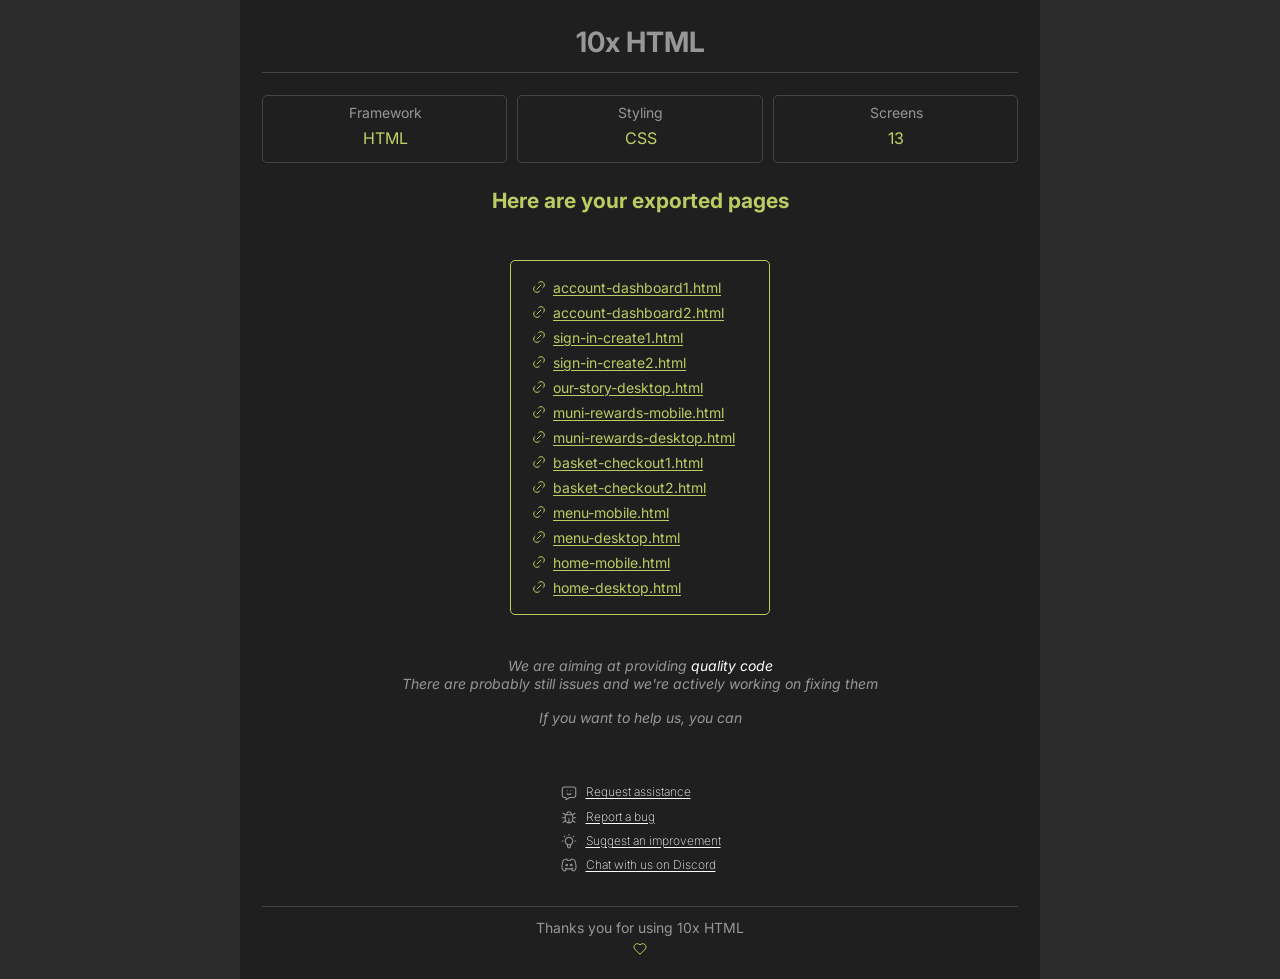
<file: index.html>
<html>
	<head>
		<link rel="preconnect" href="https://fonts.googleapis.com">
		<link rel="preconnect" href="https://fonts.gstatic.com" crossorigin>
		<link href="https://fonts.googleapis.com/css2?family=Inter:ital,opsz,wght@0,14..32,100..900;1,14..32,100..900&family=Sen:wght@400..800&display=swap" rel="stylesheet">
		
		<style>
			*{
				box-sizing: border-box;
			}
			body {
				background-color:#2C2C2C;
				color:#979797;
				text-align:center;
				line-height:130%;
				font-size:14px;
				font-family: 'Inter', sans-serif;
				margin:0;
				display:flex; flex-direction: column;
				align-items:center;
			}
			.container{
				background-color:#1F1F1F;
				display:flex; flex-direction: column; gap:12px;
				align-items:center;
				padding:14px 22px;
				max-width:800px; min-height:100%;
				width:100%;
				flex-grow:1;
			}
			p{
				margin-top:0; margin-bottom: 0;
			}
			
			/* stats */
			.stats{
				display:flex; gap:10px;
				width:100%;
			}
				
			.stat-item{
				flex-grow:1;
				border-radius:5px;
				border:1px solid #444444;
				display:flex; flex-direction: column; align-items:center; gap:4px;
				padding:8px 6px 12px 8px;
				width:100%;
			}
					
			.stat-item-line{
				display:flex; gap: 6px;
				align-items:center;
				height:24px;
			}
			.stat-item-line .value{
				font-size:16px;
				/* color:white; */
				color:#c1d166;
			}
			.stat-item-line .icon{
				width:22px; height:22px;
			}
			.stat-item-line .icon svg{
				width:100%; height:100%;
			}
			.stat-item-line .value-nb-screen{
				font-size:14px;
			}
			
			h2, a {
				color:#BBCD62;
			}
			a {
				text-decoration:none;
			}
			a:hover{
				text-decoration: underline;;
			}
			.text-white{
				color:white;
			}
			.links-wrapper{
				margin-top:16px;
				display:flex; flex-direction: column; gap:12px;
				align-items:center;
			}
			.container-warning{
				display:flex; gap:8px; align-items:flex-start;
				color:#BBCD62;
				text-align:left;
			}
			.container-warning p{
				text-align:left;
			}
			.container-warning svg{
				margin-top:2px;
			}
			.instruction-readme{
				margin-top:-8px;
				color:#979797;
				font-size:12px;
			}
			
			
			.links{
				display:flex; flex-direction: column;
				align-items: flex-start; gap:4px;
				width:max-content;
				line-height:150%;
				border-radius:5px;
				padding:16px 22px;
				/* background-color:#383838; */
				border:1px solid #BBCD62;
				margin-bottom:20px;
				margin-top:4px;
				text-align:left;
				max-width:100%;
				min-width: 260px;
			}
			.item-link{
				display:flex; gap:8px; align-items:center;
			}
			.item-link svg{
				color:#BBCD62; flex-shrink:0;
			}
			.item-link a{
				text-decoration: underline;
				text-underline-offset: 2px;
			}
			.line{
				width:100%;
				height:0;
				border-top:1px solid #444444;
				margin-top:-10px;
				margin-bottom:10px;
			}
			
			
			.footer{
				border-top:1px solid #444444;
				display:flex; flex-direction: column;
				align-items:center;
				gap:4px;
				margin-top:auto;
				padding:8px 0;
				padding-top:12px;
				width:100%;
			}
			
			.group-tips{
				display:flex; flex-direction: row; gap:6px;
				align-items:flex-start;
				font-size:80%;
				margin-top:12px;
			}
			.italic{
				font-style:italic;
			}
			
			.group-get-help{
				margin-top:10px;
				margin-bottom:20px;
				display:flex; flex-direction: column; align-items:center; gap:16px;
			}
			
			
			.help-container{
				display:flex; flex-direction: column; gap:6px;
				margin-top:40px;
				
			}
			.help-item{
				display:flex; flex-direction: row; gap:8px;
				align-items:center;
			}
			.help-item svg{
				width:18px; height:18px;
			}
			.help-item:hover{ svg{ 
				color:#BBCD62;
			}}
			.help-item a:hover{
				color:#c1d166;
			}
			.help-item a{
				color:white;
				text-decoration:underline;
				text-underline-offset: 2px;
				font-weight:200;
				font-size:12px;
			}
			
		</style>
	</head>	

	<body>
		<div class="container">
			<h1>10x HTML</h1>
			<div class="line"></div>
			
			<div class="stats">
				<div class="stat-item">
					<p class="key">Framework</p>
					<div class="stat-item-line">
						<p class="value">HTML</p>
					</div>
				</div>
				<div class="stat-item">
					<p class="key">Styling</p>
					<div class="stat-item-line">
						<p class="value">CSS</p>
					</div>
				</div>
				<div class="stat-item">
					<p class="key">Screens</p>
					<div class="stat-item-line">
						<p class="value">13</p>
					</div>
				</div>
			</div>
			
			<h2>Here are your exported pages</h2>
			
			<div class="links-wrapper">
				
				

				<div class="links">
					<!-- <a href="/page1.html">1. page1aezruy azkruya zoifuyraz oryzryr</a> -->
					<!-- <a href="/page2.html">2. page2</a> -->
								
				<div class="item-link">
					<svg width="12" height="12" viewBox="0 0 12 12" fill="none" xmlns="http://www.w3.org/2000/svg">
						<path d="M4.00004 8.00016L8.00004 4.00016M5.33337 2.00004L5.64204 1.64271C6.26724 1.01759 7.11517 0.666441 7.99928 0.666504C8.88339 0.666566 9.73126 1.01784 10.3564 1.64304C10.9815 2.26824 11.3326 3.11617 11.3326 4.00028C11.3325 4.88439 10.9812 5.73226 10.356 6.35737L10 6.66671M6.66672 10.0002L6.40205 10.3562C5.76955 10.9816 4.91591 11.3324 4.02639 11.3324C3.13686 11.3324 2.28322 10.9816 1.65072 10.3562C1.33896 10.0479 1.09145 9.68084 0.922528 9.27626C0.753605 8.87167 0.666626 8.4376 0.666626 7.99916C0.666626 7.56073 0.753605 7.12665 0.922528 6.72207C1.09145 6.31748 1.33896 5.95043 1.65072 5.64216L2.00005 5.3335" stroke="currentColor" stroke-linecap="round" stroke-linejoin="round"/>
					</svg>
					<a href="account-dashboard1.html">account-dashboard1.html</a>
				</div>
			
				<div class="item-link">
					<svg width="12" height="12" viewBox="0 0 12 12" fill="none" xmlns="http://www.w3.org/2000/svg">
						<path d="M4.00004 8.00016L8.00004 4.00016M5.33337 2.00004L5.64204 1.64271C6.26724 1.01759 7.11517 0.666441 7.99928 0.666504C8.88339 0.666566 9.73126 1.01784 10.3564 1.64304C10.9815 2.26824 11.3326 3.11617 11.3326 4.00028C11.3325 4.88439 10.9812 5.73226 10.356 6.35737L10 6.66671M6.66672 10.0002L6.40205 10.3562C5.76955 10.9816 4.91591 11.3324 4.02639 11.3324C3.13686 11.3324 2.28322 10.9816 1.65072 10.3562C1.33896 10.0479 1.09145 9.68084 0.922528 9.27626C0.753605 8.87167 0.666626 8.4376 0.666626 7.99916C0.666626 7.56073 0.753605 7.12665 0.922528 6.72207C1.09145 6.31748 1.33896 5.95043 1.65072 5.64216L2.00005 5.3335" stroke="currentColor" stroke-linecap="round" stroke-linejoin="round"/>
					</svg>
					<a href="account-dashboard2.html">account-dashboard2.html</a>
				</div>
			
				<div class="item-link">
					<svg width="12" height="12" viewBox="0 0 12 12" fill="none" xmlns="http://www.w3.org/2000/svg">
						<path d="M4.00004 8.00016L8.00004 4.00016M5.33337 2.00004L5.64204 1.64271C6.26724 1.01759 7.11517 0.666441 7.99928 0.666504C8.88339 0.666566 9.73126 1.01784 10.3564 1.64304C10.9815 2.26824 11.3326 3.11617 11.3326 4.00028C11.3325 4.88439 10.9812 5.73226 10.356 6.35737L10 6.66671M6.66672 10.0002L6.40205 10.3562C5.76955 10.9816 4.91591 11.3324 4.02639 11.3324C3.13686 11.3324 2.28322 10.9816 1.65072 10.3562C1.33896 10.0479 1.09145 9.68084 0.922528 9.27626C0.753605 8.87167 0.666626 8.4376 0.666626 7.99916C0.666626 7.56073 0.753605 7.12665 0.922528 6.72207C1.09145 6.31748 1.33896 5.95043 1.65072 5.64216L2.00005 5.3335" stroke="currentColor" stroke-linecap="round" stroke-linejoin="round"/>
					</svg>
					<a href="sign-in-create1.html">sign-in-create1.html</a>
				</div>
			
				<div class="item-link">
					<svg width="12" height="12" viewBox="0 0 12 12" fill="none" xmlns="http://www.w3.org/2000/svg">
						<path d="M4.00004 8.00016L8.00004 4.00016M5.33337 2.00004L5.64204 1.64271C6.26724 1.01759 7.11517 0.666441 7.99928 0.666504C8.88339 0.666566 9.73126 1.01784 10.3564 1.64304C10.9815 2.26824 11.3326 3.11617 11.3326 4.00028C11.3325 4.88439 10.9812 5.73226 10.356 6.35737L10 6.66671M6.66672 10.0002L6.40205 10.3562C5.76955 10.9816 4.91591 11.3324 4.02639 11.3324C3.13686 11.3324 2.28322 10.9816 1.65072 10.3562C1.33896 10.0479 1.09145 9.68084 0.922528 9.27626C0.753605 8.87167 0.666626 8.4376 0.666626 7.99916C0.666626 7.56073 0.753605 7.12665 0.922528 6.72207C1.09145 6.31748 1.33896 5.95043 1.65072 5.64216L2.00005 5.3335" stroke="currentColor" stroke-linecap="round" stroke-linejoin="round"/>
					</svg>
					<a href="sign-in-create2.html">sign-in-create2.html</a>
				</div>
			
				<div class="item-link">
					<svg width="12" height="12" viewBox="0 0 12 12" fill="none" xmlns="http://www.w3.org/2000/svg">
						<path d="M4.00004 8.00016L8.00004 4.00016M5.33337 2.00004L5.64204 1.64271C6.26724 1.01759 7.11517 0.666441 7.99928 0.666504C8.88339 0.666566 9.73126 1.01784 10.3564 1.64304C10.9815 2.26824 11.3326 3.11617 11.3326 4.00028C11.3325 4.88439 10.9812 5.73226 10.356 6.35737L10 6.66671M6.66672 10.0002L6.40205 10.3562C5.76955 10.9816 4.91591 11.3324 4.02639 11.3324C3.13686 11.3324 2.28322 10.9816 1.65072 10.3562C1.33896 10.0479 1.09145 9.68084 0.922528 9.27626C0.753605 8.87167 0.666626 8.4376 0.666626 7.99916C0.666626 7.56073 0.753605 7.12665 0.922528 6.72207C1.09145 6.31748 1.33896 5.95043 1.65072 5.64216L2.00005 5.3335" stroke="currentColor" stroke-linecap="round" stroke-linejoin="round"/>
					</svg>
					<a href="our-story-desktop.html">our-story-desktop.html</a>
				</div>
			
				<div class="item-link">
					<svg width="12" height="12" viewBox="0 0 12 12" fill="none" xmlns="http://www.w3.org/2000/svg">
						<path d="M4.00004 8.00016L8.00004 4.00016M5.33337 2.00004L5.64204 1.64271C6.26724 1.01759 7.11517 0.666441 7.99928 0.666504C8.88339 0.666566 9.73126 1.01784 10.3564 1.64304C10.9815 2.26824 11.3326 3.11617 11.3326 4.00028C11.3325 4.88439 10.9812 5.73226 10.356 6.35737L10 6.66671M6.66672 10.0002L6.40205 10.3562C5.76955 10.9816 4.91591 11.3324 4.02639 11.3324C3.13686 11.3324 2.28322 10.9816 1.65072 10.3562C1.33896 10.0479 1.09145 9.68084 0.922528 9.27626C0.753605 8.87167 0.666626 8.4376 0.666626 7.99916C0.666626 7.56073 0.753605 7.12665 0.922528 6.72207C1.09145 6.31748 1.33896 5.95043 1.65072 5.64216L2.00005 5.3335" stroke="currentColor" stroke-linecap="round" stroke-linejoin="round"/>
					</svg>
					<a href="muni-rewards-mobile.html">muni-rewards-mobile.html</a>
				</div>
			
				<div class="item-link">
					<svg width="12" height="12" viewBox="0 0 12 12" fill="none" xmlns="http://www.w3.org/2000/svg">
						<path d="M4.00004 8.00016L8.00004 4.00016M5.33337 2.00004L5.64204 1.64271C6.26724 1.01759 7.11517 0.666441 7.99928 0.666504C8.88339 0.666566 9.73126 1.01784 10.3564 1.64304C10.9815 2.26824 11.3326 3.11617 11.3326 4.00028C11.3325 4.88439 10.9812 5.73226 10.356 6.35737L10 6.66671M6.66672 10.0002L6.40205 10.3562C5.76955 10.9816 4.91591 11.3324 4.02639 11.3324C3.13686 11.3324 2.28322 10.9816 1.65072 10.3562C1.33896 10.0479 1.09145 9.68084 0.922528 9.27626C0.753605 8.87167 0.666626 8.4376 0.666626 7.99916C0.666626 7.56073 0.753605 7.12665 0.922528 6.72207C1.09145 6.31748 1.33896 5.95043 1.65072 5.64216L2.00005 5.3335" stroke="currentColor" stroke-linecap="round" stroke-linejoin="round"/>
					</svg>
					<a href="muni-rewards-desktop.html">muni-rewards-desktop.html</a>
				</div>
			
				<div class="item-link">
					<svg width="12" height="12" viewBox="0 0 12 12" fill="none" xmlns="http://www.w3.org/2000/svg">
						<path d="M4.00004 8.00016L8.00004 4.00016M5.33337 2.00004L5.64204 1.64271C6.26724 1.01759 7.11517 0.666441 7.99928 0.666504C8.88339 0.666566 9.73126 1.01784 10.3564 1.64304C10.9815 2.26824 11.3326 3.11617 11.3326 4.00028C11.3325 4.88439 10.9812 5.73226 10.356 6.35737L10 6.66671M6.66672 10.0002L6.40205 10.3562C5.76955 10.9816 4.91591 11.3324 4.02639 11.3324C3.13686 11.3324 2.28322 10.9816 1.65072 10.3562C1.33896 10.0479 1.09145 9.68084 0.922528 9.27626C0.753605 8.87167 0.666626 8.4376 0.666626 7.99916C0.666626 7.56073 0.753605 7.12665 0.922528 6.72207C1.09145 6.31748 1.33896 5.95043 1.65072 5.64216L2.00005 5.3335" stroke="currentColor" stroke-linecap="round" stroke-linejoin="round"/>
					</svg>
					<a href="basket-checkout1.html">basket-checkout1.html</a>
				</div>
			
				<div class="item-link">
					<svg width="12" height="12" viewBox="0 0 12 12" fill="none" xmlns="http://www.w3.org/2000/svg">
						<path d="M4.00004 8.00016L8.00004 4.00016M5.33337 2.00004L5.64204 1.64271C6.26724 1.01759 7.11517 0.666441 7.99928 0.666504C8.88339 0.666566 9.73126 1.01784 10.3564 1.64304C10.9815 2.26824 11.3326 3.11617 11.3326 4.00028C11.3325 4.88439 10.9812 5.73226 10.356 6.35737L10 6.66671M6.66672 10.0002L6.40205 10.3562C5.76955 10.9816 4.91591 11.3324 4.02639 11.3324C3.13686 11.3324 2.28322 10.9816 1.65072 10.3562C1.33896 10.0479 1.09145 9.68084 0.922528 9.27626C0.753605 8.87167 0.666626 8.4376 0.666626 7.99916C0.666626 7.56073 0.753605 7.12665 0.922528 6.72207C1.09145 6.31748 1.33896 5.95043 1.65072 5.64216L2.00005 5.3335" stroke="currentColor" stroke-linecap="round" stroke-linejoin="round"/>
					</svg>
					<a href="basket-checkout2.html">basket-checkout2.html</a>
				</div>
			
				<div class="item-link">
					<svg width="12" height="12" viewBox="0 0 12 12" fill="none" xmlns="http://www.w3.org/2000/svg">
						<path d="M4.00004 8.00016L8.00004 4.00016M5.33337 2.00004L5.64204 1.64271C6.26724 1.01759 7.11517 0.666441 7.99928 0.666504C8.88339 0.666566 9.73126 1.01784 10.3564 1.64304C10.9815 2.26824 11.3326 3.11617 11.3326 4.00028C11.3325 4.88439 10.9812 5.73226 10.356 6.35737L10 6.66671M6.66672 10.0002L6.40205 10.3562C5.76955 10.9816 4.91591 11.3324 4.02639 11.3324C3.13686 11.3324 2.28322 10.9816 1.65072 10.3562C1.33896 10.0479 1.09145 9.68084 0.922528 9.27626C0.753605 8.87167 0.666626 8.4376 0.666626 7.99916C0.666626 7.56073 0.753605 7.12665 0.922528 6.72207C1.09145 6.31748 1.33896 5.95043 1.65072 5.64216L2.00005 5.3335" stroke="currentColor" stroke-linecap="round" stroke-linejoin="round"/>
					</svg>
					<a href="menu-mobile.html">menu-mobile.html</a>
				</div>
			
				<div class="item-link">
					<svg width="12" height="12" viewBox="0 0 12 12" fill="none" xmlns="http://www.w3.org/2000/svg">
						<path d="M4.00004 8.00016L8.00004 4.00016M5.33337 2.00004L5.64204 1.64271C6.26724 1.01759 7.11517 0.666441 7.99928 0.666504C8.88339 0.666566 9.73126 1.01784 10.3564 1.64304C10.9815 2.26824 11.3326 3.11617 11.3326 4.00028C11.3325 4.88439 10.9812 5.73226 10.356 6.35737L10 6.66671M6.66672 10.0002L6.40205 10.3562C5.76955 10.9816 4.91591 11.3324 4.02639 11.3324C3.13686 11.3324 2.28322 10.9816 1.65072 10.3562C1.33896 10.0479 1.09145 9.68084 0.922528 9.27626C0.753605 8.87167 0.666626 8.4376 0.666626 7.99916C0.666626 7.56073 0.753605 7.12665 0.922528 6.72207C1.09145 6.31748 1.33896 5.95043 1.65072 5.64216L2.00005 5.3335" stroke="currentColor" stroke-linecap="round" stroke-linejoin="round"/>
					</svg>
					<a href="menu-desktop.html">menu-desktop.html</a>
				</div>
			
				<div class="item-link">
					<svg width="12" height="12" viewBox="0 0 12 12" fill="none" xmlns="http://www.w3.org/2000/svg">
						<path d="M4.00004 8.00016L8.00004 4.00016M5.33337 2.00004L5.64204 1.64271C6.26724 1.01759 7.11517 0.666441 7.99928 0.666504C8.88339 0.666566 9.73126 1.01784 10.3564 1.64304C10.9815 2.26824 11.3326 3.11617 11.3326 4.00028C11.3325 4.88439 10.9812 5.73226 10.356 6.35737L10 6.66671M6.66672 10.0002L6.40205 10.3562C5.76955 10.9816 4.91591 11.3324 4.02639 11.3324C3.13686 11.3324 2.28322 10.9816 1.65072 10.3562C1.33896 10.0479 1.09145 9.68084 0.922528 9.27626C0.753605 8.87167 0.666626 8.4376 0.666626 7.99916C0.666626 7.56073 0.753605 7.12665 0.922528 6.72207C1.09145 6.31748 1.33896 5.95043 1.65072 5.64216L2.00005 5.3335" stroke="currentColor" stroke-linecap="round" stroke-linejoin="round"/>
					</svg>
					<a href="home-mobile.html">home-mobile.html</a>
				</div>
			
				<div class="item-link">
					<svg width="12" height="12" viewBox="0 0 12 12" fill="none" xmlns="http://www.w3.org/2000/svg">
						<path d="M4.00004 8.00016L8.00004 4.00016M5.33337 2.00004L5.64204 1.64271C6.26724 1.01759 7.11517 0.666441 7.99928 0.666504C8.88339 0.666566 9.73126 1.01784 10.3564 1.64304C10.9815 2.26824 11.3326 3.11617 11.3326 4.00028C11.3325 4.88439 10.9812 5.73226 10.356 6.35737L10 6.66671M6.66672 10.0002L6.40205 10.3562C5.76955 10.9816 4.91591 11.3324 4.02639 11.3324C3.13686 11.3324 2.28322 10.9816 1.65072 10.3562C1.33896 10.0479 1.09145 9.68084 0.922528 9.27626C0.753605 8.87167 0.666626 8.4376 0.666626 7.99916C0.666626 7.56073 0.753605 7.12665 0.922528 6.72207C1.09145 6.31748 1.33896 5.95043 1.65072 5.64216L2.00005 5.3335" stroke="currentColor" stroke-linecap="round" stroke-linejoin="round"/>
					</svg>
					<a href="home-desktop.html">home-desktop.html</a>
				</div>

					
					<!-- tip multiple pages -->
					
				</div>
			</div>
			
			
			
			
			<div class="group-get-help">
				<p class="italic">
					We are aiming at providing <span class="text-white">quality code</span><br />
					There are probably still issues and we're actively working on fixing them
				</p>
				
				<p class="italic">If you want to help us, you can</p>
				
				<div class='help-container'>
					<!-- assistance -->
					<div class='help-item'>
						<svg width="16" height="16" viewBox="0 0 16 16" fill="none" xmlns="http://www.w3.org/2000/svg">
							<path d="M6.33333 5.99984H6.34M9.66667 5.99984H9.67333M6.33333 8.6665C6.55059 8.88824 6.8099 9.06439 7.09608 9.18464C7.38227 9.3049 7.68957 9.36684 8 9.36684C8.31043 9.36684 8.61773 9.3049 8.90392 9.18464C9.1901 9.06439 9.44941 8.88824 9.66667 8.6665M12 2.6665C12.5304 2.6665 13.0391 2.87722 13.4142 3.25229C13.7893 3.62736 14 4.13607 14 4.6665V9.99984C14 10.5303 13.7893 11.039 13.4142 11.4141C13.0391 11.7891 12.5304 11.9998 12 11.9998H8.66667L5.33333 13.9998V11.9998H4C3.46957 11.9998 2.96086 11.7891 2.58579 11.4141C2.21071 11.039 2 10.5303 2 9.99984V4.6665C2 4.13607 2.21071 3.62736 2.58579 3.25229C2.96086 2.87722 3.46957 2.6665 4 2.6665H12Z" stroke="currentColor" stroke-linecap="round" stroke-linejoin="round"/>
						</svg>
						<a href=https://tally.so/r/mKgYrg target="_blank">Request assistance</a>
					</div>
					
					<!-- report bug -->
					<div class='help-item'>
						<svg width="16" height="16" viewBox="0 0 16 16" fill="none" xmlns="http://www.w3.org/2000/svg">
							<path d="M6 6.00016V5.3335C6 4.80306 6.21071 4.29436 6.58579 3.91928C6.96086 3.54421 7.46957 3.3335 8 3.3335C8.53043 3.3335 9.03914 3.54421 9.41421 3.91928C9.78929 4.29436 10 4.80306 10 5.3335V6.00016M8 13.3335C8.88406 13.3335 9.7319 12.9823 10.357 12.3572C10.9821 11.7321 11.3333 10.8842 11.3333 10.0002V8.00016C11.294 7.28588 11.0637 6.59522 10.6667 6.00016H5.33333C4.93627 6.59522 4.70605 7.28588 4.66667 8.00016V10.0002C4.66667 10.8842 5.01786 11.7321 5.64298 12.3572C6.2681 12.9823 7.11595 13.3335 8 13.3335ZM8 13.3335V9.3335M2 8.66683H4.66667M11.3333 8.66683H14M2.66667 12.6668L4.9 11.3335M13.3334 12.6668L11.1 11.3335M2.66667 4.66683L5.16667 6.26683M13.3333 4.66683L10.8333 6.26683" stroke="currentColor" stroke-linecap="round" stroke-linejoin="round"/>
						</svg>
						<a href=https://tally.so/r/mBgzY1 target="_blank">Report a bug</a>
					</div>
					
					<!-- feature idea -->
					<div class='help-item'>
						<svg width="16" height="16" viewBox="0 0 16 16" fill="none" xmlns="http://www.w3.org/2000/svg">
							<path d="M2 8H2.66667M8 2V2.66667M13.3333 8H14M3.73333 3.73333L4.2 4.2M12.2667 3.73333L11.8 4.2M6.46667 11.3333H9.53334M6 10.6667C5.44031 10.2469 5.02689 9.66168 4.81829 8.99389C4.60969 8.32611 4.61649 7.60961 4.83772 6.94591C5.05896 6.2822 5.48341 5.70493 6.05097 5.29586C6.61852 4.88679 7.30039 4.66667 8 4.66667C8.69961 4.66667 9.38148 4.88679 9.94903 5.29586C10.5166 5.70493 10.941 6.2822 11.1623 6.94591C11.3835 7.60961 11.3903 8.32611 11.1817 8.99389C10.9731 9.66168 10.5597 10.2469 10 10.6667C9.73971 10.9243 9.54373 11.2396 9.42791 11.5871C9.3121 11.9345 9.2797 12.3044 9.33333 12.6667C9.33333 13.0203 9.19286 13.3594 8.94281 13.6095C8.69276 13.8595 8.35362 14 8 14C7.64638 14 7.30724 13.8595 7.05719 13.6095C6.80714 13.3594 6.66667 13.0203 6.66667 12.6667C6.7203 12.3044 6.6879 11.9345 6.57209 11.5871C6.45627 11.2396 6.26029 10.9243 6 10.6667Z" stroke="currentColor" stroke-linecap="round" stroke-linejoin="round"/>
						</svg>
						<a href=https://tally.so/r/nGgvOk target="_blank">Suggest an improvement</a>
					</div>
					
					<!-- join discord -->
					<div class='help-item'>
						<svg width="16" height="16" viewBox="0 0 16 16" fill="none" xmlns="http://www.w3.org/2000/svg">
							<path d="M10.3333 11.3332C10.3333 11.9998 11.3333 13.3332 11.6667 13.3332C12.6667 13.3332 13.5553 12.2218 14 11.3332C14.4447 10.2218 14.3333 7.4445 13 3.6665C12.0287 2.98984 11 2.77317 9.99999 2.6665L9.35199 3.9485C8.45793 3.79417 7.54404 3.79417 6.64999 3.9485L5.99999 2.6665C4.99999 2.77317 3.97132 2.98984 2.99999 3.6665C1.66665 7.4445 1.55532 10.2218 1.99999 11.3332C2.44465 12.2218 3.33332 13.3332 4.33332 13.3332C4.66665 13.3332 5.66665 11.9998 5.66665 11.3332M4.66665 10.9998C6.99998 11.6665 8.99998 11.6665 11.3333 10.9998M5.33331 7.99984C5.33331 8.17665 5.40355 8.34622 5.52858 8.47124C5.6536 8.59627 5.82317 8.6665 5.99998 8.6665C6.17679 8.6665 6.34636 8.59627 6.47138 8.47124C6.59641 8.34622 6.66665 8.17665 6.66665 7.99984C6.66665 7.82303 6.59641 7.65346 6.47138 7.52843C6.34636 7.40341 6.17679 7.33317 5.99998 7.33317C5.82317 7.33317 5.6536 7.40341 5.52858 7.52843C5.40355 7.65346 5.33331 7.82303 5.33331 7.99984ZM9.33331 7.99984C9.33331 8.17665 9.40355 8.34622 9.52858 8.47124C9.6536 8.59627 9.82317 8.6665 9.99998 8.6665C10.1768 8.6665 10.3464 8.59627 10.4714 8.47124C10.5964 8.34622 10.6666 8.17665 10.6666 7.99984C10.6666 7.82303 10.5964 7.65346 10.4714 7.52843C10.3464 7.40341 10.1768 7.33317 9.99998 7.33317C9.82317 7.33317 9.6536 7.40341 9.52858 7.52843C9.40355 7.65346 9.33331 7.82303 9.33331 7.99984Z" stroke="currentColor" stroke-linecap="round" stroke-linejoin="round"/>
						</svg>
						<a href=https://discord.gg/FNtZq66Db8 target="_blank">Chat with us on Discord</a>
					</div>
				</div>
			</div>
			
			
			
			<!-- footer help -->
			<div class='footer'>
				<p>Thanks you for using 10x HTML</p>
				<svg width="16" height="16" viewBox="0 0 16 16" fill="none" xmlns="http://www.w3.org/2000/svg">
					<path d="M13 8.38145L8 13.3335L3 8.38145C2.6702 8.06053 2.41043 7.67479 2.23703 7.24854C2.06363 6.82229 1.98037 6.36475 1.99249 5.90474C2.00461 5.44473 2.11184 4.99221 2.30744 4.57568C2.50303 4.15914 2.78275 3.78762 3.12899 3.4845C3.47522 3.18139 3.88047 2.95324 4.3192 2.81444C4.75794 2.67563 5.22067 2.62917 5.67824 2.67799C6.13582 2.7268 6.57833 2.86982 6.97791 3.09806C7.3775 3.32629 7.7255 3.63478 8 4.00412C8.27569 3.63747 8.62409 3.33166 9.0234 3.10585C9.42271 2.88004 9.86433 2.73908 10.3206 2.6918C10.7769 2.64451 11.2381 2.69192 11.6752 2.83105C12.1123 2.97017 12.516 3.19803 12.861 3.50036C13.206 3.80269 13.4849 4.17297 13.6803 4.58805C13.8756 5.00312 13.9832 5.45404 13.9962 5.91259C14.0092 6.37114 13.9275 6.82745 13.7561 7.25295C13.5847 7.67846 13.3273 8.064 13 8.38545" stroke="#BBCD62" stroke-linecap="round" stroke-linejoin="round"/>
				</svg>
			</div>
			
		</div>
	</body>
</html>
</file>
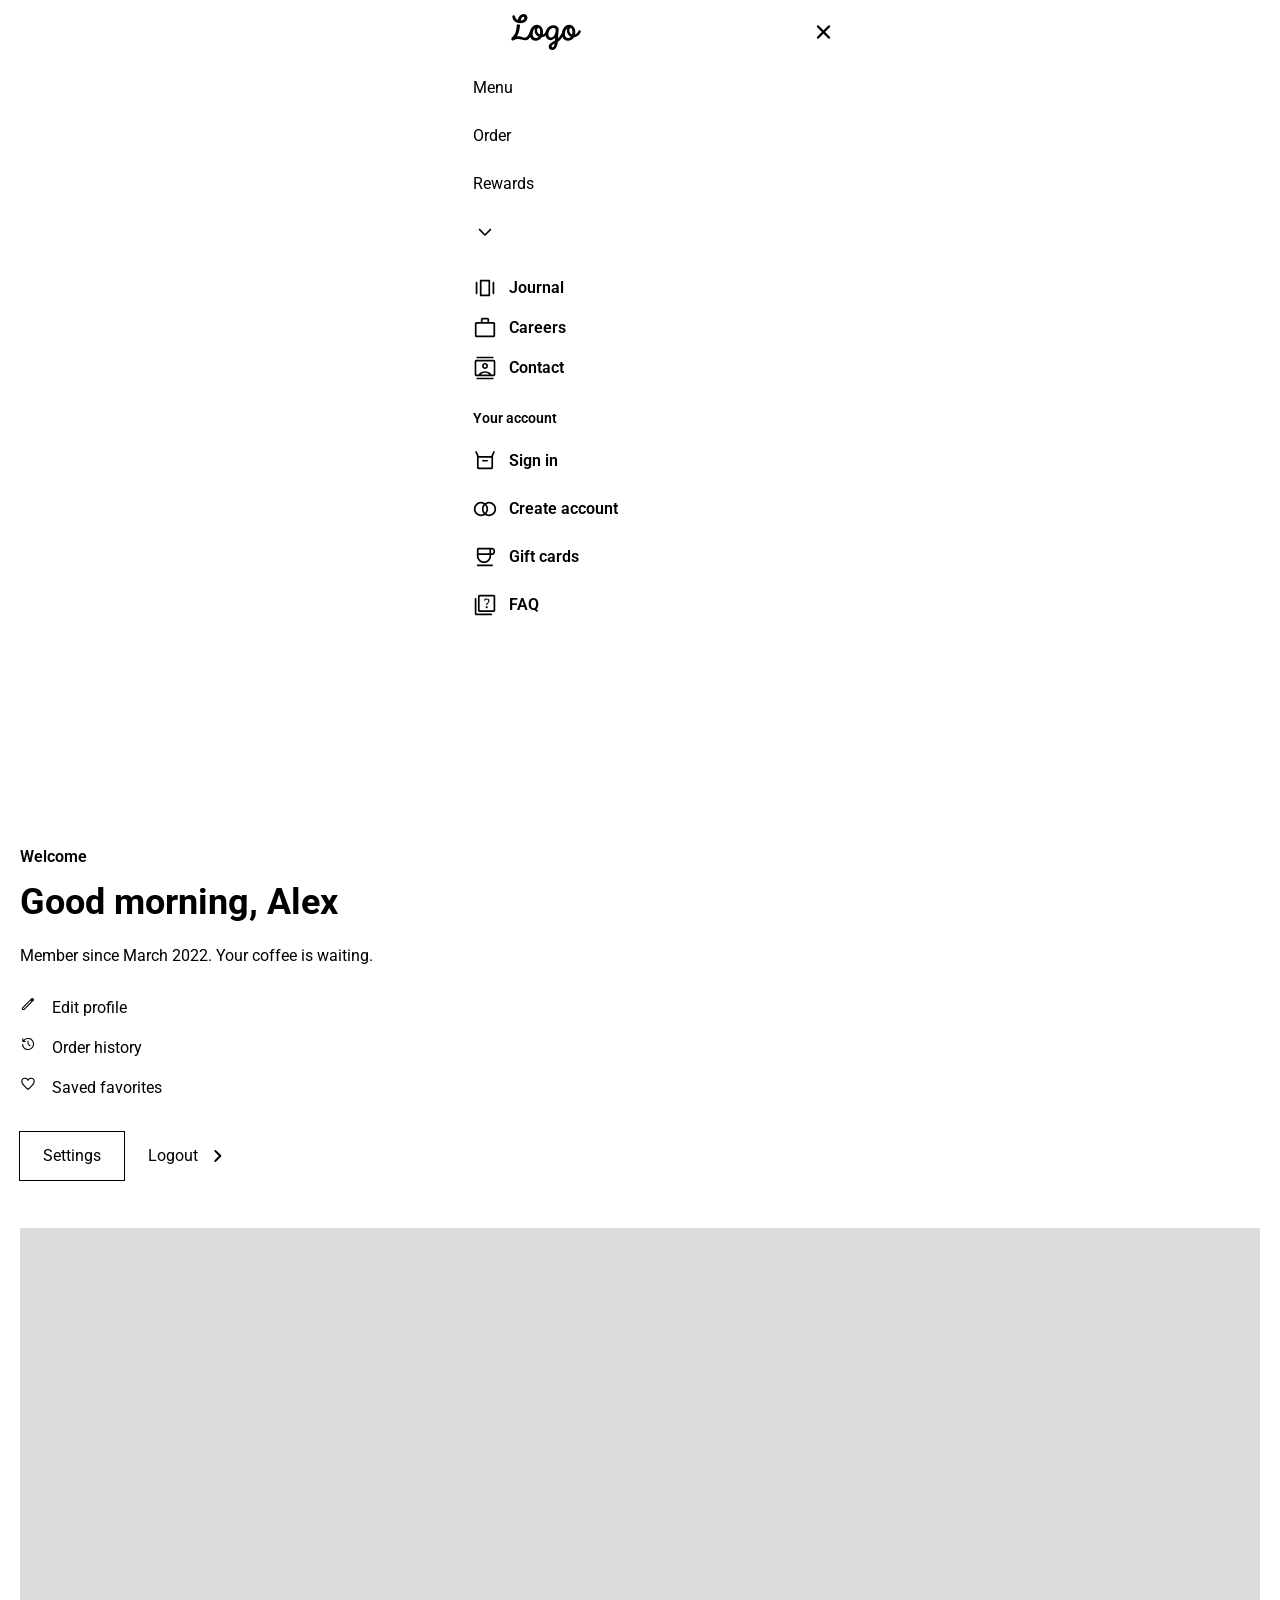
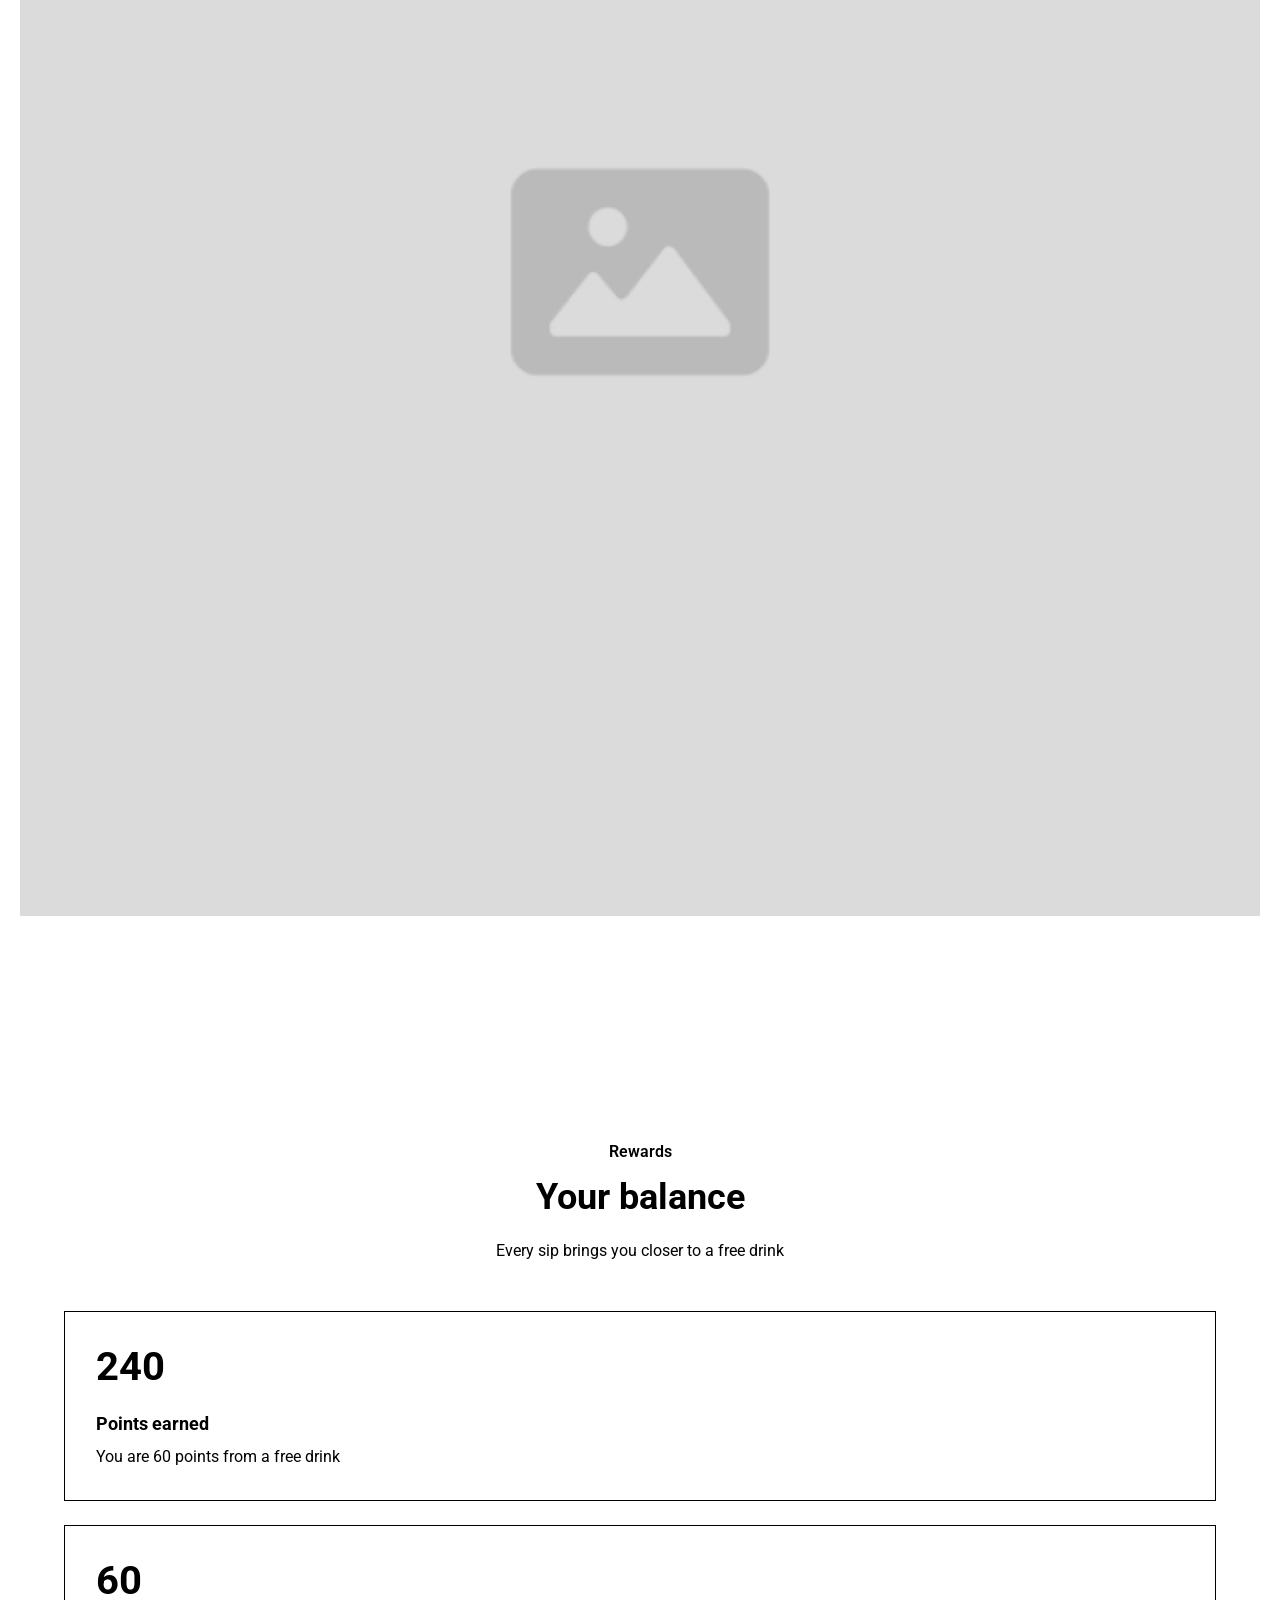
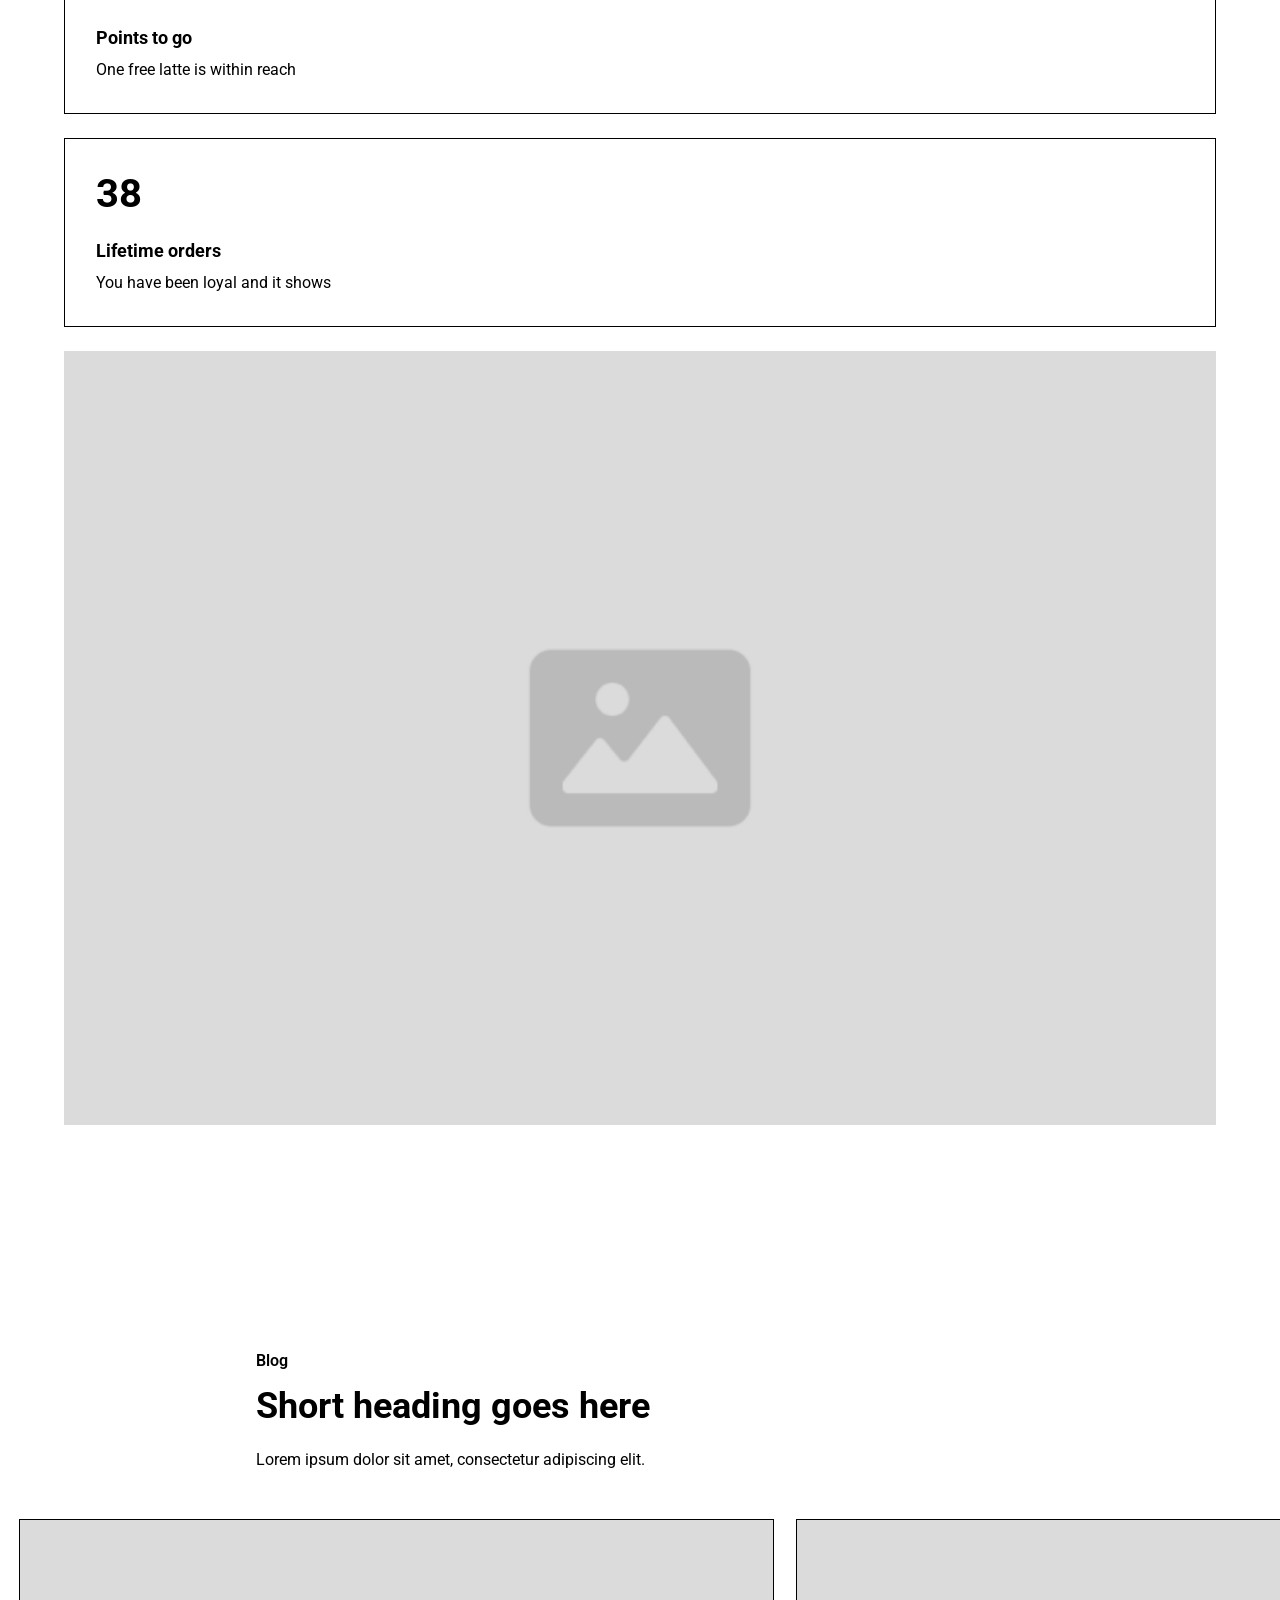
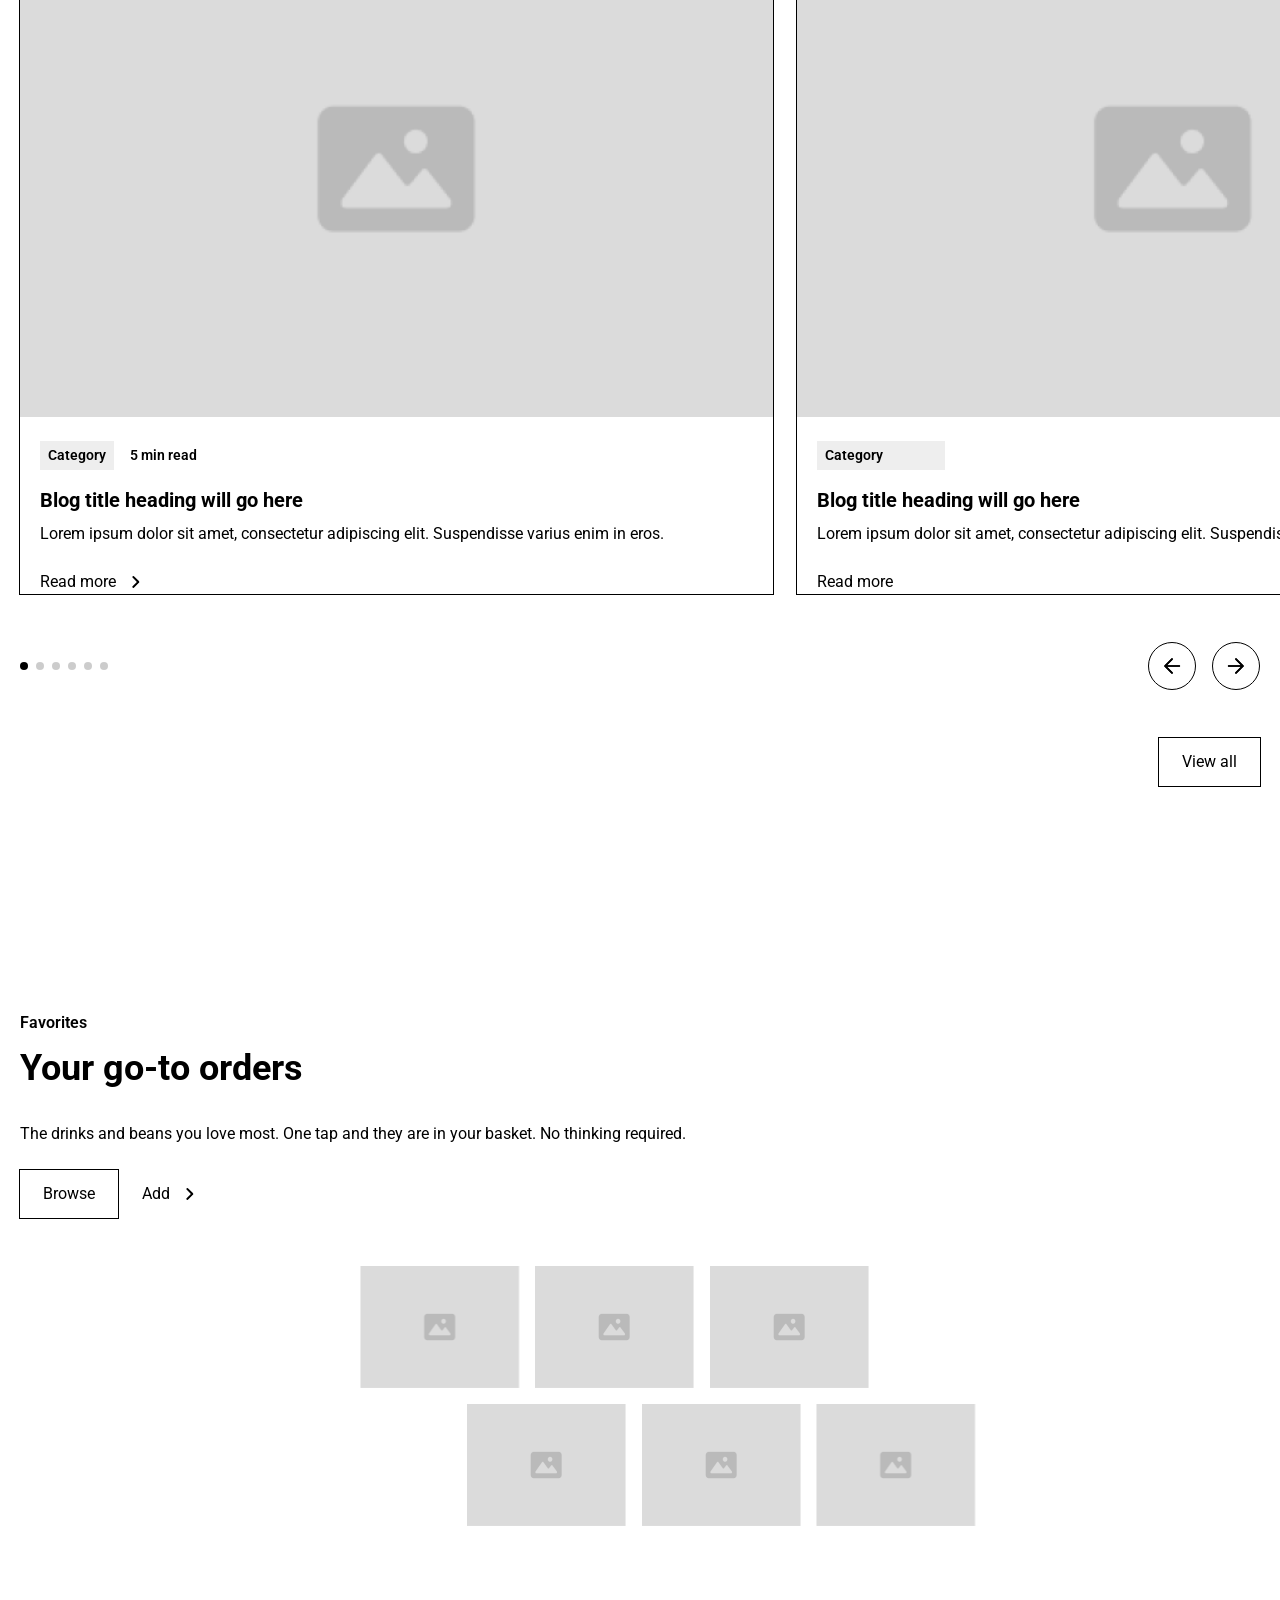
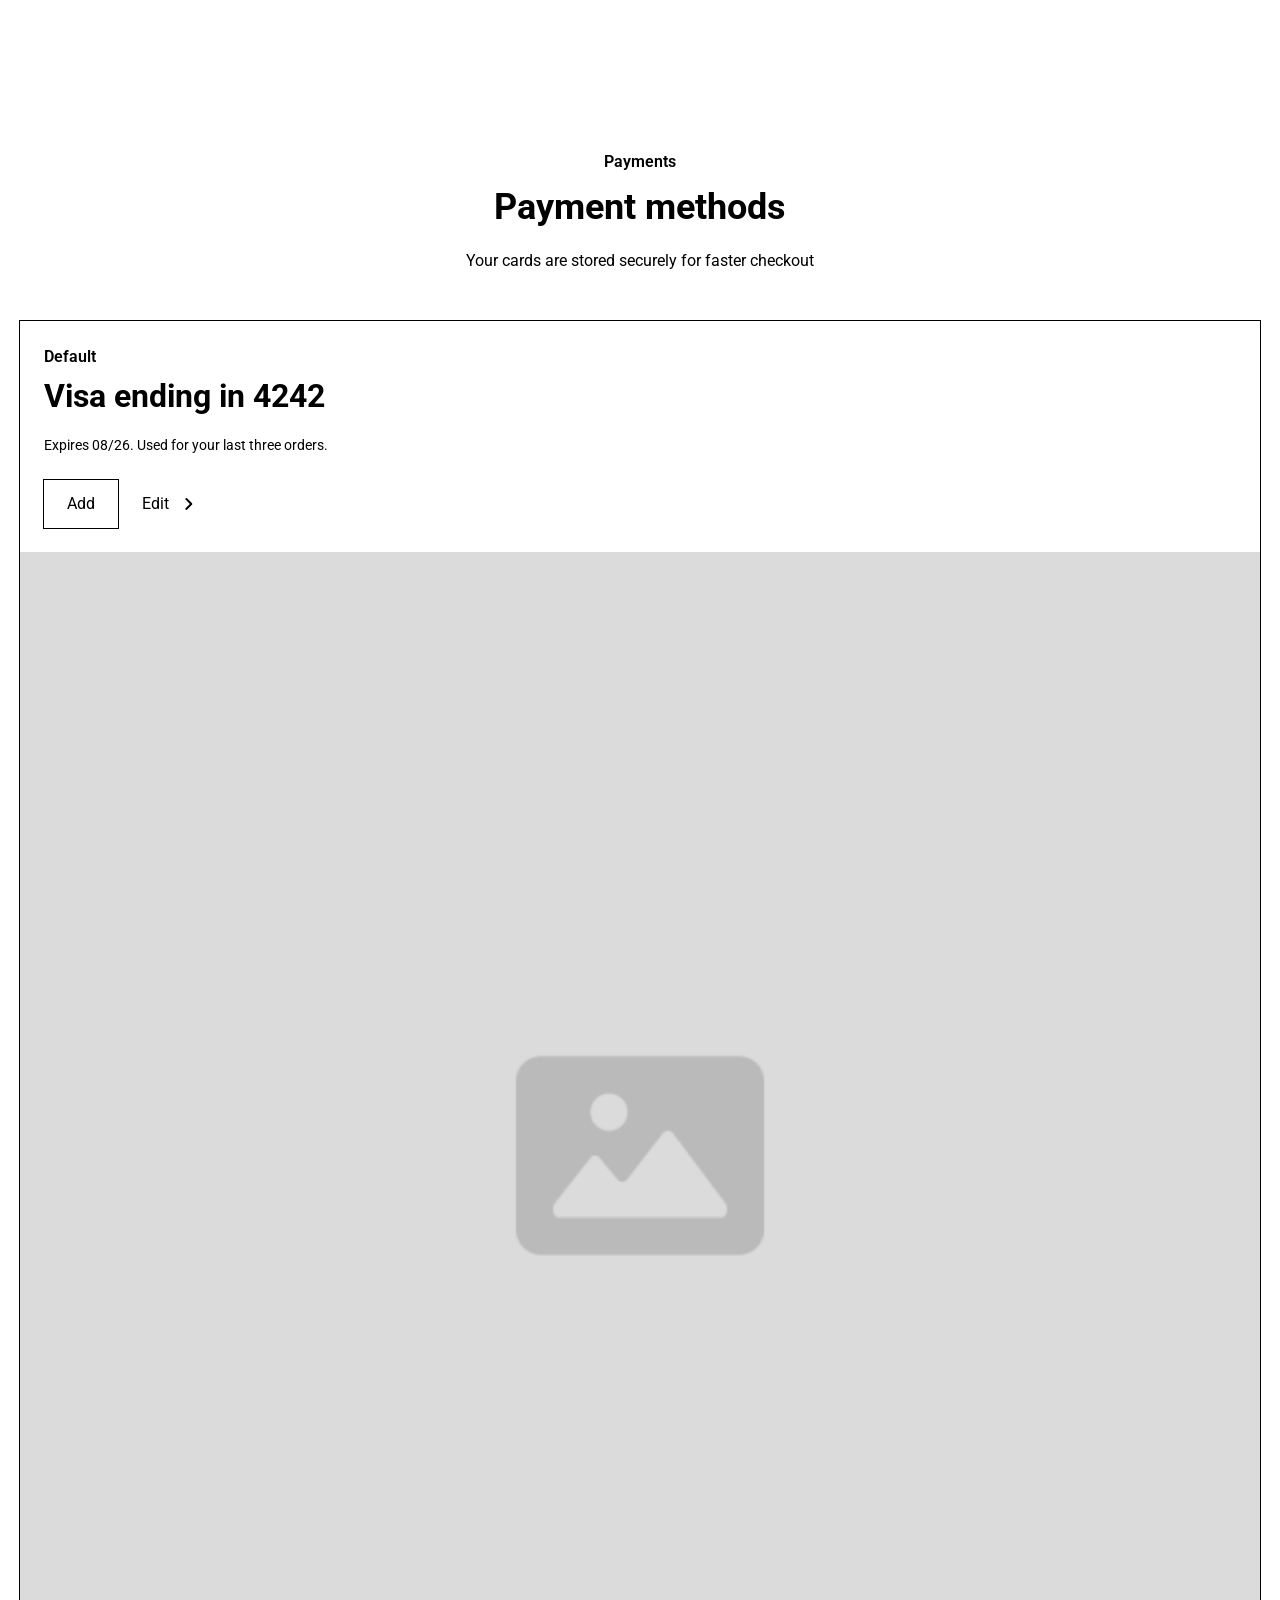
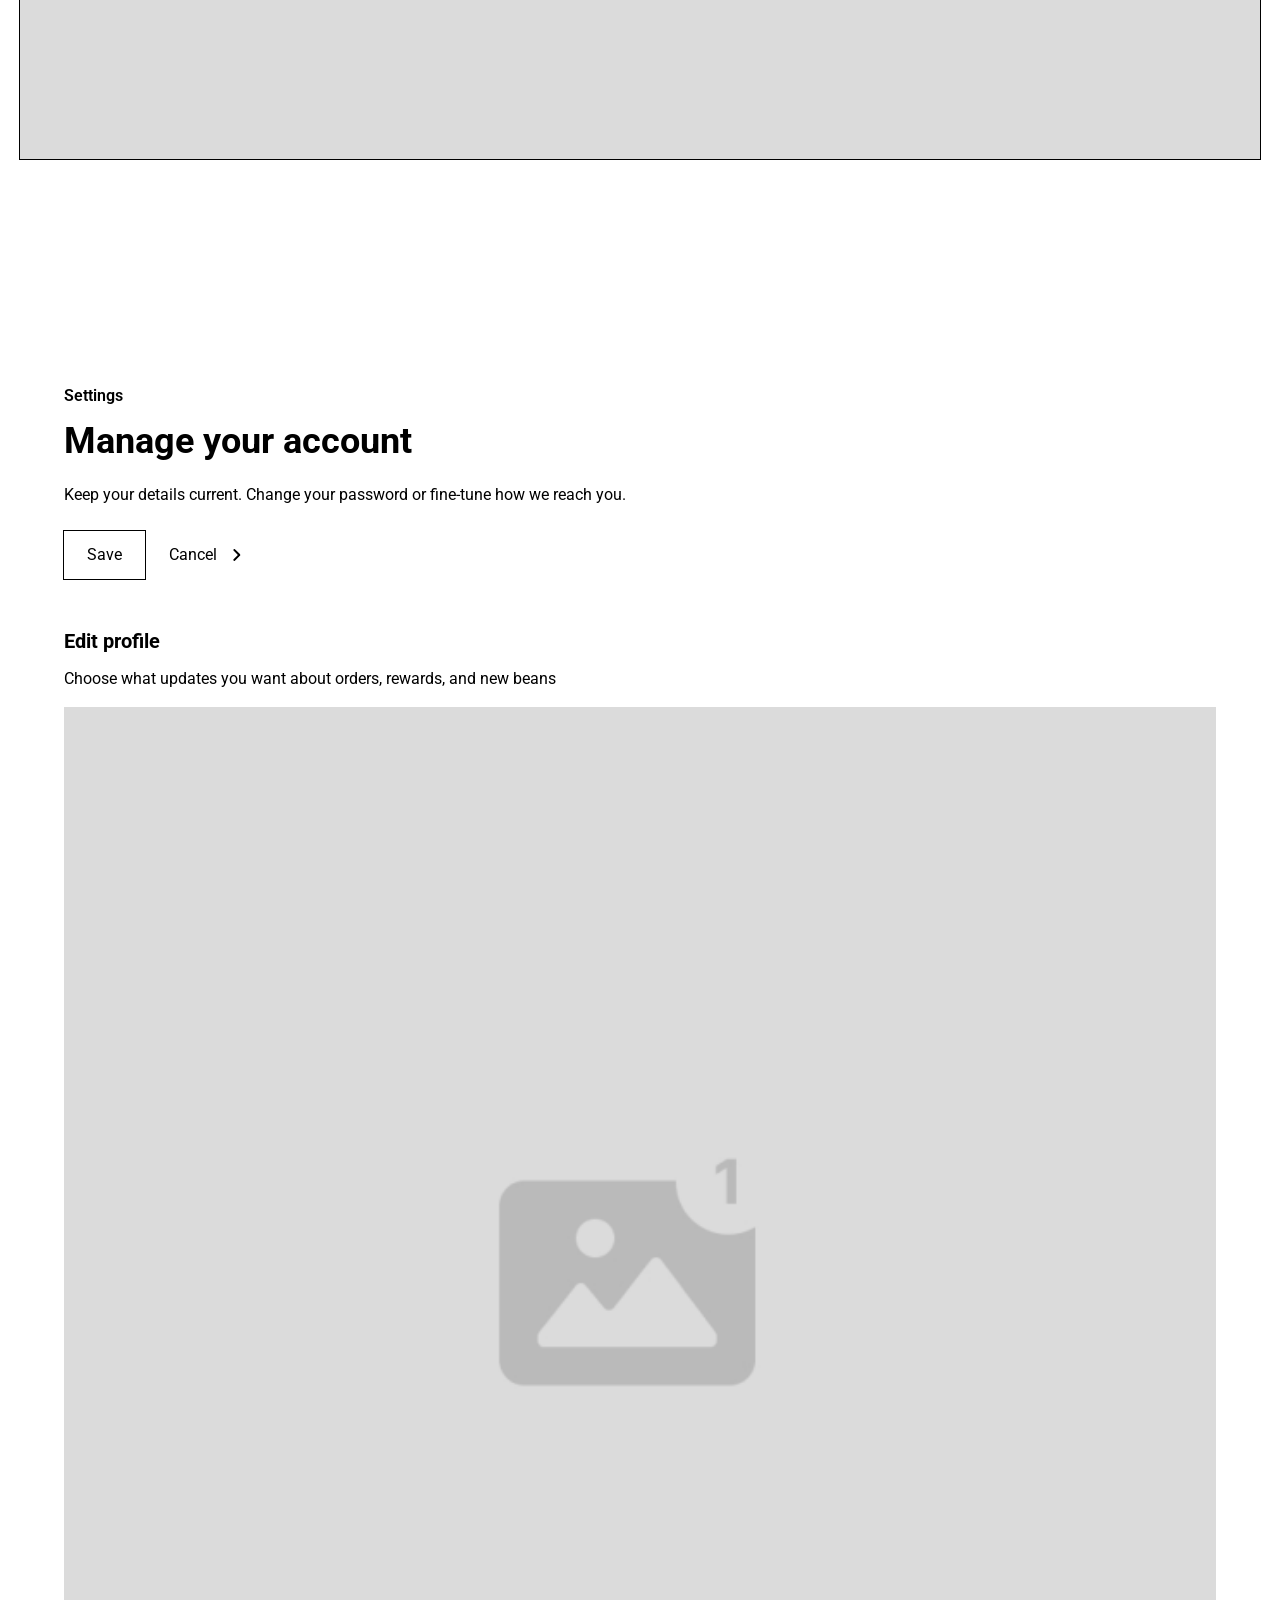
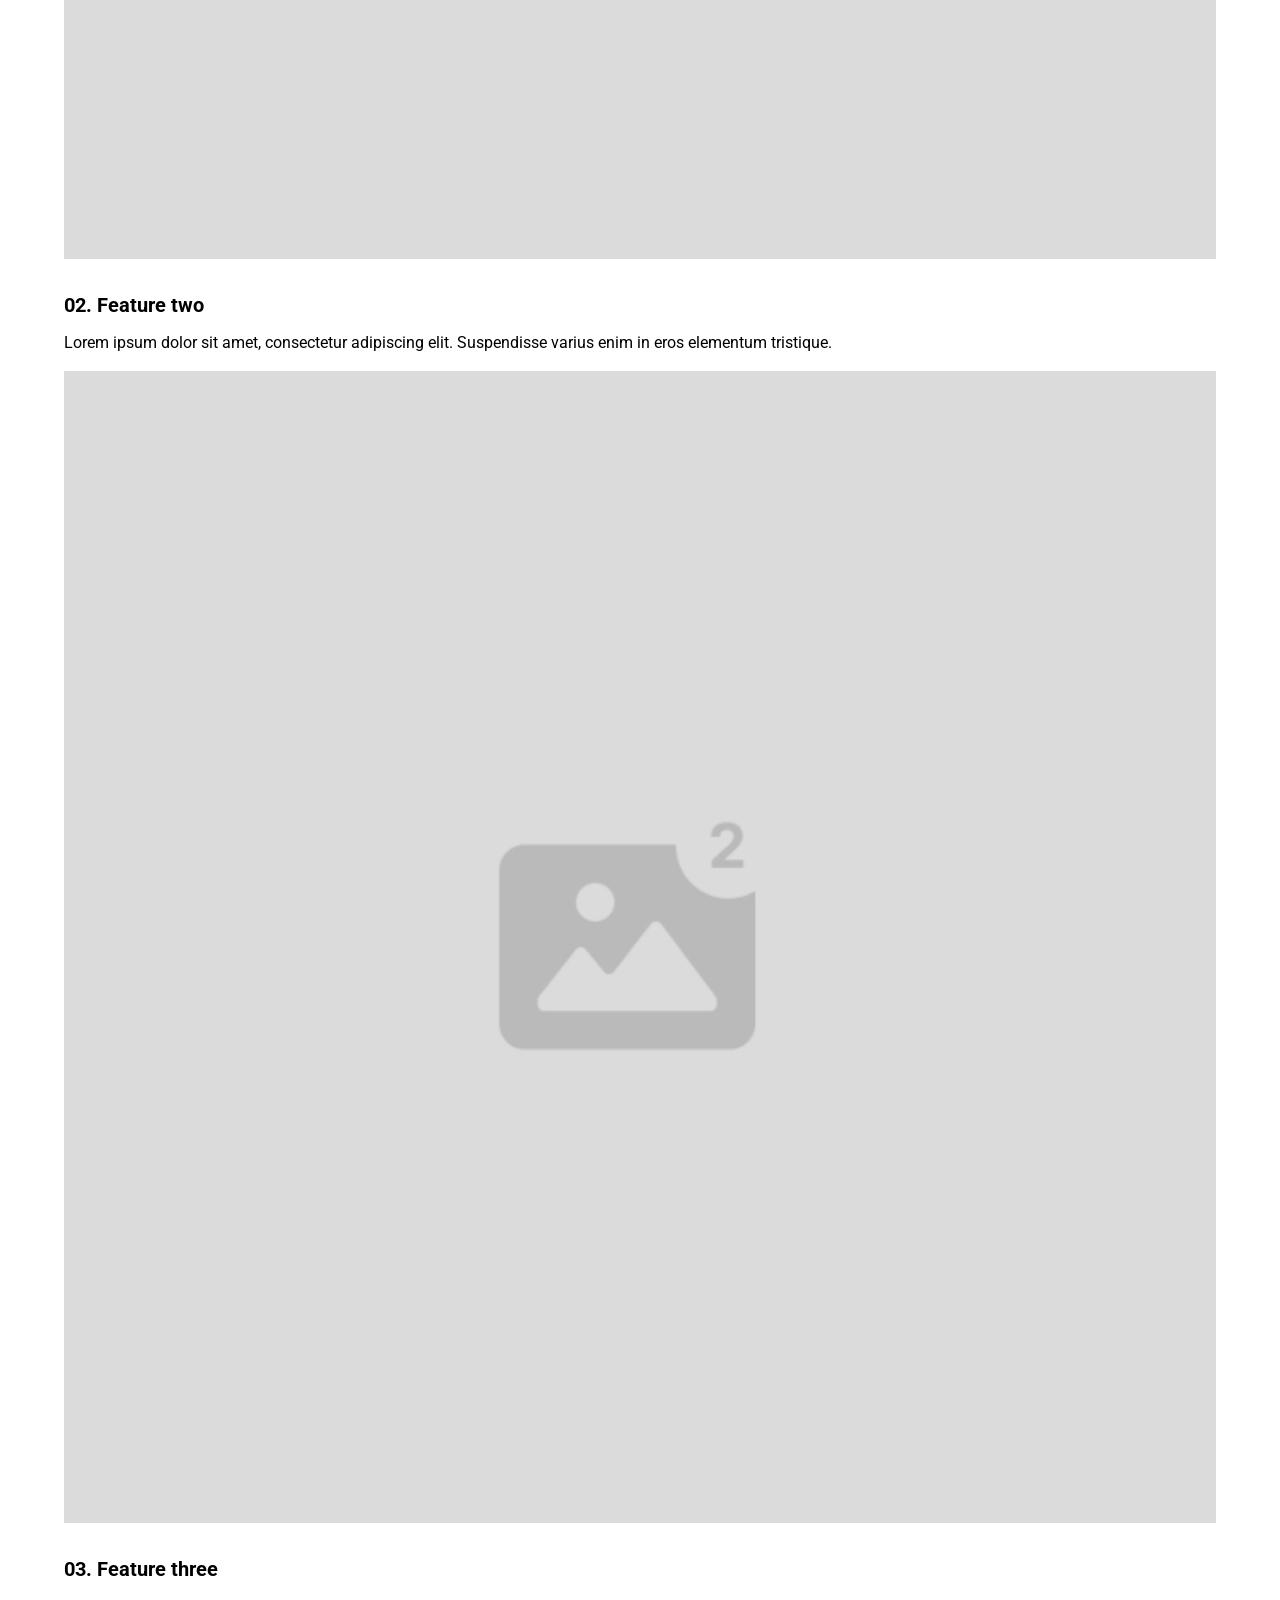
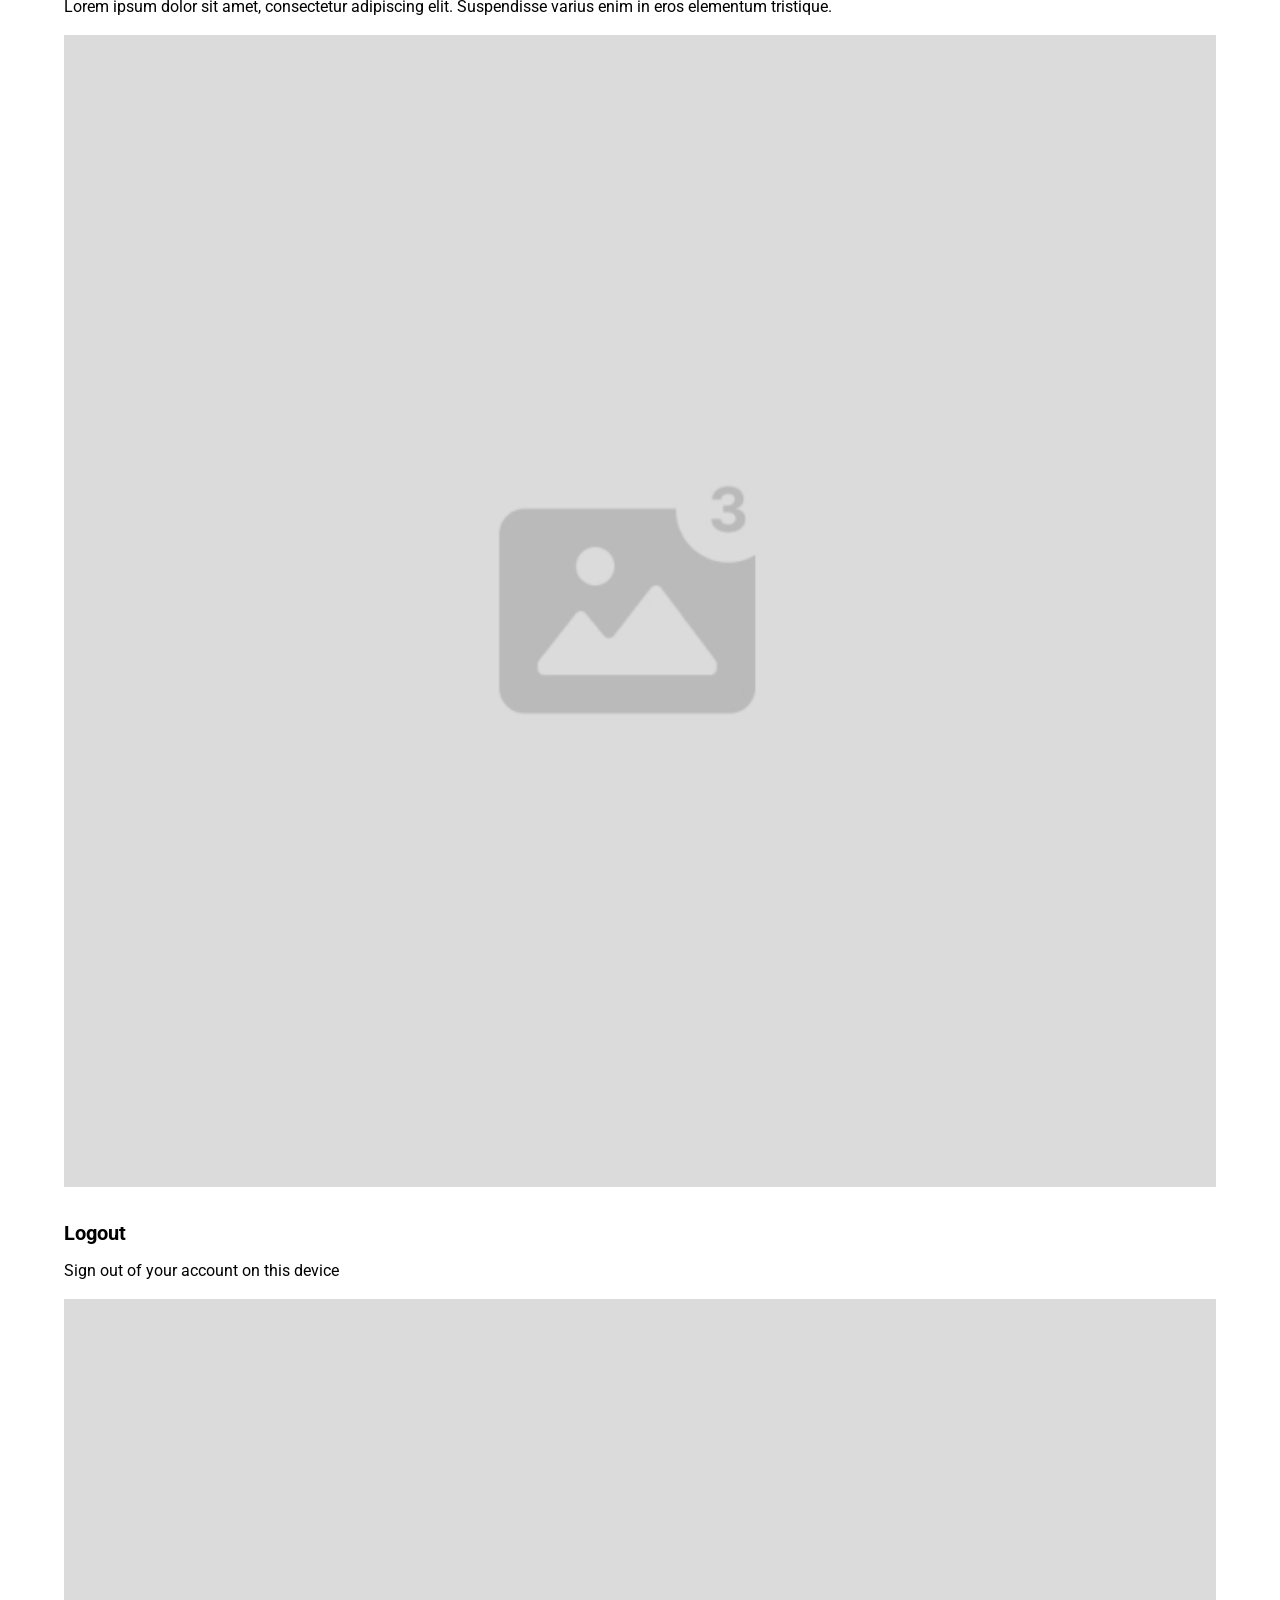
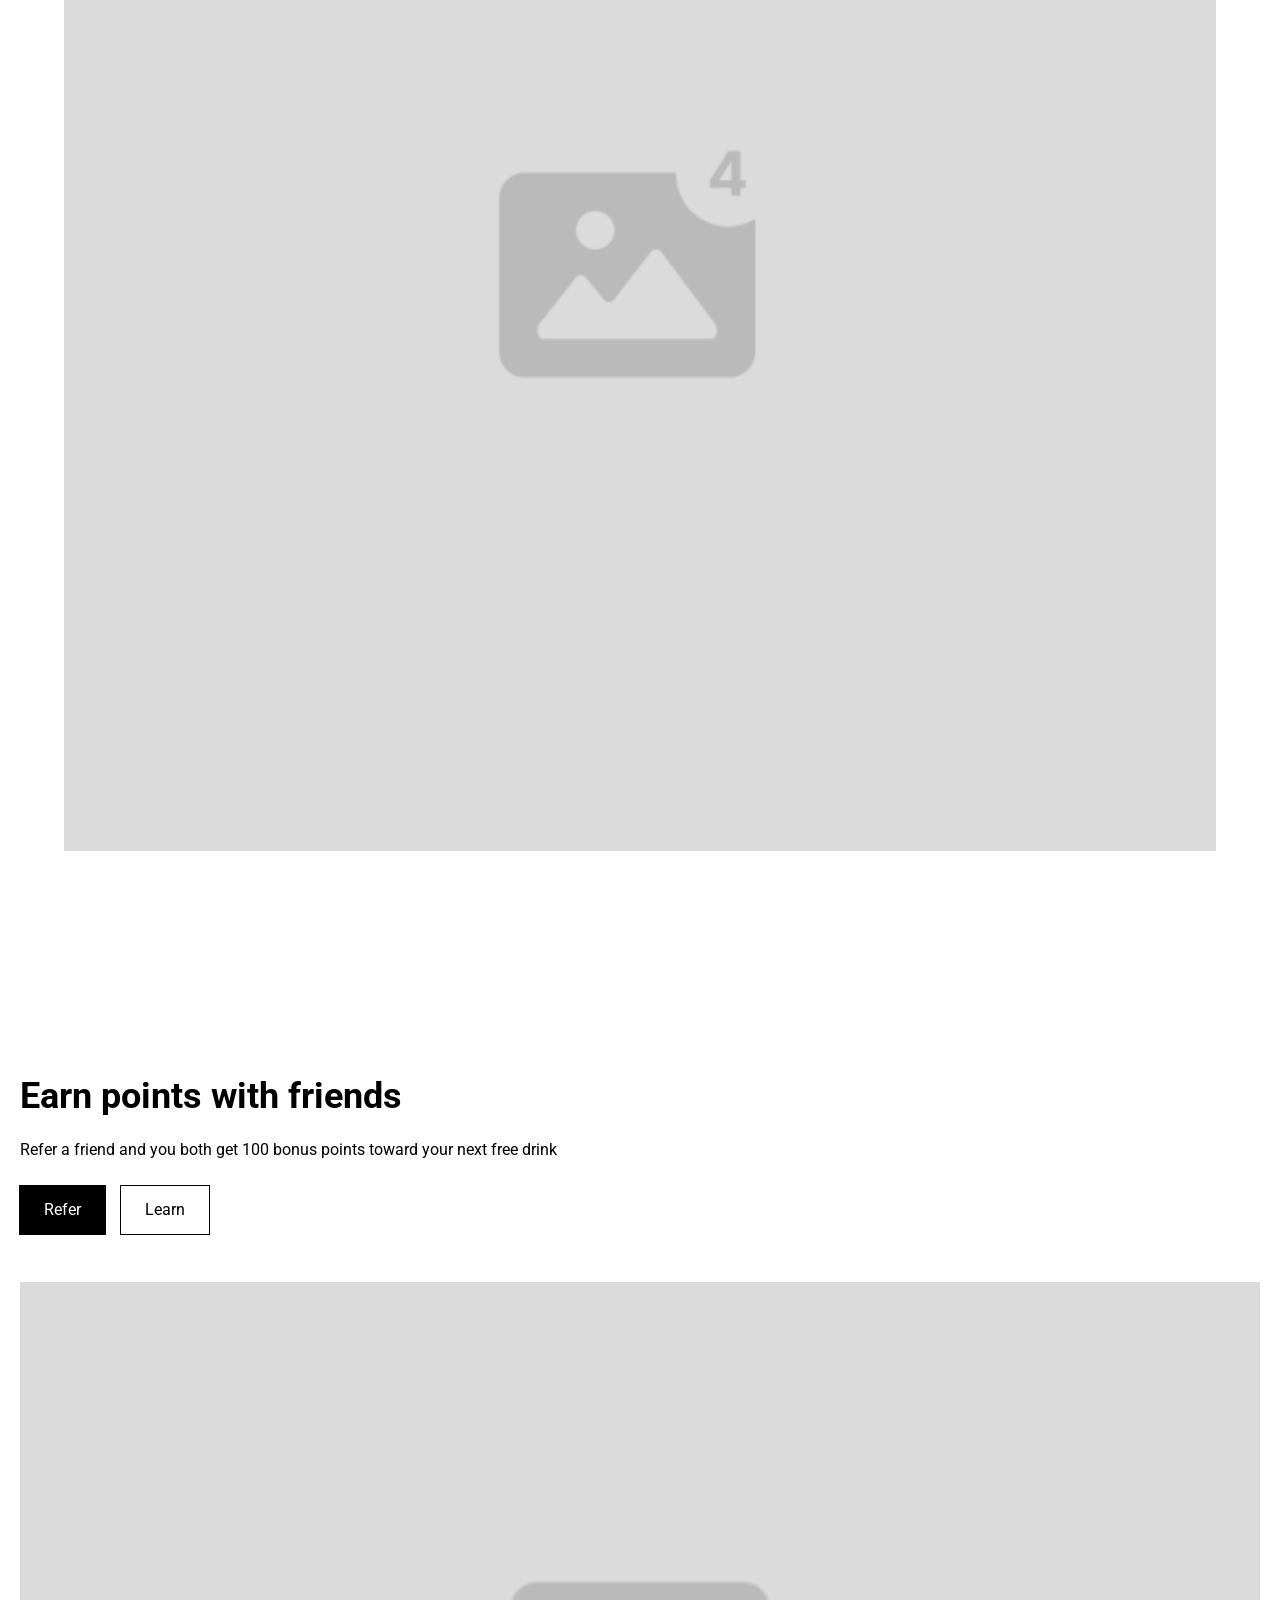
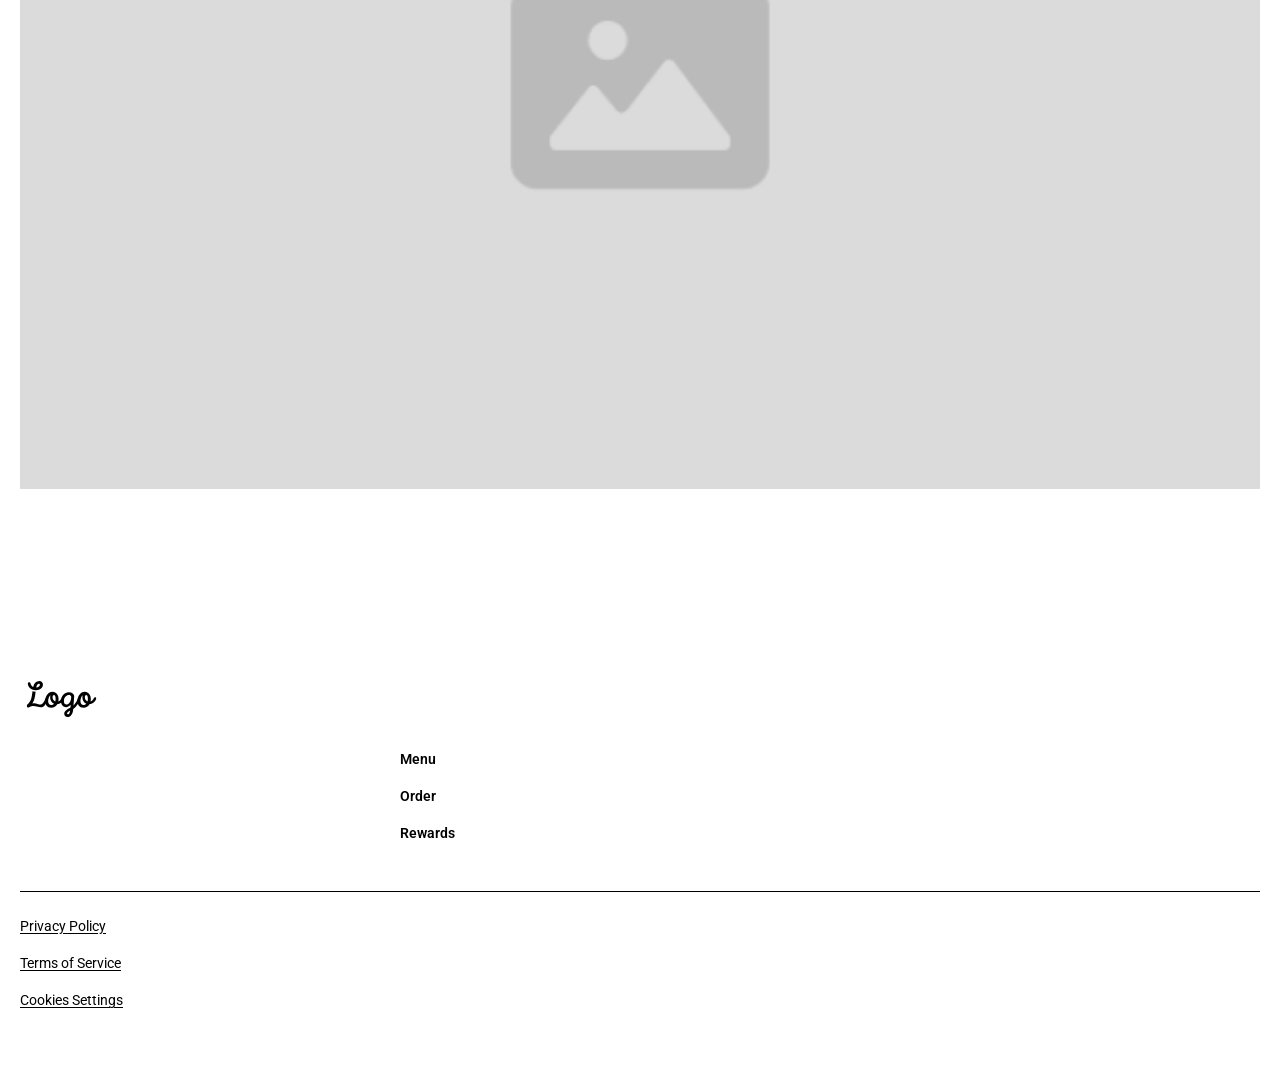
<file: account-dashboard1.html>
<!DOCTYPE html>
<html>
<head>
  <meta charset="utf-8" />
	<meta name="viewport" content="width=device-width, initial-scale=1, shrink-to-fit=no">
	<link href="https://fonts.googleapis.com/css2?family=Roboto:ital,wght@0,100;0,300;0,400;0,500;0,700;0,900;1,100;1,300;1,400;1,500;1,700;1,900&display=swap" rel="stylesheet">
	<link rel="stylesheet" href="css/reset.css" />
	<link rel="stylesheet" href="css/global.css" />
	<link rel="stylesheet" href="css/account-dashboard1.css" />

</head>

<body>
	<header class="header-a header1">
		<object data="assets/header/header-content.svg" class="shop header-content" type="image/svg+xml"></object>
		
		<div class="header-menu">
			<div class="header-col1">
				<p class="header-text-link1 text-regular-normal">Menu</p>
				<p class="header-text-link2 text-regular-normal">Order</p>
				<p class="header-text-link3 text-regular-normal">Rewards</p>
				
				<div class="header-link">
					<object data="assets/header-link/header-nav-link.svg" class="shop header-nav-link" type="image/svg+xml"></object>
					
					<div class="card-menu">
						<div class="menu-list-a menu-list1">
							<div class="menu-item-a menu-item1">
								<object data="assets/menu-item/menu-item-amp-stories.svg" class="chevron-right-a menu-item-amp-stories1" type="image/svg+xml"></object>
								<p class="menu-item-text1">Journal</p>
							</div>
							
							<div class="menu-item-a menu-item2">
								<object data="assets/menu-item/menu-item-work.svg" class="chevron-right-a menu-item-amp-stories1" type="image/svg+xml"></object>
								<p class="menu-item-text1">Careers</p>
							</div>
							
							<div class="menu-item-a menu-item3">
								<object data="assets/menu-item/menu-item-contacts.svg" class="chevron-right-a menu-item-amp-stories1" type="image/svg+xml"></object>
								<p class="menu-item-text1">Contact</p>
							</div>
						</div>
						
						<div class="menu-list-b menu-list2">
							<p class="text-a menu-list-text">Your account</p>
							
							<div class="menu-list-content">
								<div class="menu-item-a menu-item4">
									<object data="assets/menu-item/menu-item-orders.svg" class="chevron-right-a menu-item-amp-stories1" type="image/svg+xml"></object>
									<p class="menu-item-text1">Sign in</p>
								</div>
								
								<div class="menu-item-a menu-item5">
									<object data="assets/menu-item/menu-item-join.svg" class="chevron-right-a menu-item-amp-stories1" type="image/svg+xml"></object>
									<p class="menu-item-text1">Create account</p>
								</div>
								
								<div class="menu-item-a menu-item6">
									<object data="assets/menu-item/menu-item-coffee.svg" class="chevron-right-a menu-item-amp-stories1" type="image/svg+xml"></object>
									<p class="menu-item-text1">Gift cards</p>
								</div>
								
								<div class="menu-item-a menu-item7">
									<object data="assets/menu-item/menu-item-quiz.svg" class="chevron-right-a menu-item-amp-stories1" type="image/svg+xml"></object>
									<p class="menu-item-text1">FAQ</p>
								</div>
							</div>
						</div>
					</div>
				</div>
			</div>
		</div>
	</header>
	
	<div class="layout-a layout1">
		<div class="layout-container1">
			<div class="layout-content1">
				<div class="layout-content2">
					<div class="title-a section-title1">
						<p class="title-text">Welcome</p>
						
						<div class="content-a content1">
							<h2 class="subtitle-heading-a content-subtitle1">Good morning, Alex</h2>
							<p class="text-b content-text1">Member since March 2022. Your coffee is waiting.</p>
						</div>
					</div>
					
					<div class="layout-list1">
						<div class="list-item-a list-item1">
							<object data="assets/list-item/list-item-edit.svg" class="chevron-right-a list-item-edit" type="image/svg+xml"></object>
							<p class="list-item-text1">Edit profile</p>
						</div>
						
						<div class="list-item-a list-item2">
							<object data="assets/list-item/list-item-history.svg" class="chevron-right-a list-item-edit" type="image/svg+xml"></object>
							<p class="list-item-text1">Order history</p>
						</div>
						
						<div class="list-item-a list-item3">
							<object data="assets/list-item/list-item-favorite.svg" class="chevron-right-a list-item-edit" type="image/svg+xml"></object>
							<p class="list-item-text1">Saved favorites</p>
						</div>
					</div>
				</div>
				
				<div class="actions-a actions1">
					<button class="btn-a actions-btn1 hover-zoom">Settings</button>
					
					<div class="button-a btn1">
						<p class="text-button-a button-text1">Logout</p>
						<object data="assets/button/button-chevron-right.svg" class="chevron-right-a button-chevron-right1" type="image/svg+xml"></object>
					</div>
				</div>
			</div>
			
			<img src="assets/layout-container/layout-placeholder.png" class="placeholder-image-a layout-placeholder1" />
		</div>
	</div>
	
	<div class="stats section1">
		<div class="stats-container">
			<div class="section-title-a section-title10">
				<p class="section-title-text1">Rewards</p>
				
				<div class="content-b content2">
					<h2 class="content-subtitle2">Your balance</h2>
					<p class="text-c content-text2">Every sip brings you closer to a free drink</p>
				</div>
			</div>
			
			<div class="stats-content">
				<div class="stats-stats">
					<div class="card-stat-a card-stat1">
						<h1 class="title-b card-stat-title1">240</h1>
						
						<div class="card-stat-content">
							<h2 class="card-stat-subtitle">Points earned</h2>
							<p class="text-b card-stat-text">You are 60 points from a free drink</p>
						</div>
					</div>
					
					<div class="card-stat-a card-stat2">
						<h1 class="title-b card-stat-title1">60</h1>
						
						<div class="card-stat-content">
							<h2 class="card-stat-subtitle">Points to go</h2>
							<p class="text-b card-stat-text">One free latte is within reach</p>
						</div>
					</div>
					
					<div class="card-stat-a card-stat3">
						<h1 class="title-b card-stat-title1">38</h1>
						
						<div class="card-stat-content">
							<h2 class="card-stat-subtitle">Lifetime orders</h2>
							<p class="text-b card-stat-text">You have been loyal and it shows</p>
						</div>
					</div>
				</div>
				
				<img src="assets/account-dashboard/stats-placeholder1.png" class="placeholder-image-a stats-placeholder" />
			</div>
		</div>
	</div>
	
	<div class="blog blog1">
		<div class="blog-container">
			<div class="title-a title1">
				<p class="title-text">Blog</p>
				
				<div class="content-a content1">
					<h2 class="subtitle-heading-a content-subtitle1">Short heading goes here</h2>
					<p class="text-b content-text1">
						Lorem ipsum dolor sit amet, consectetur adipiscing elit. 
					</p>
				</div>
			</div>
			
			<div class="blog-row">
				<div class="blog-content1">
					<div class="card2 card1">
						<img src="assets/card/card-placeholder.png" class="card-placeholder1" />
						
						<div class="card-content1 group1">
							<div class="card-content2">
								<div class="card-info1">
									<button class="card-btn-tag text-small-semi-bold hover-bright">Category</button>
									<p class="card-text1 text-small-semi-bold">5 min read</p>
								</div>
								
								<div class="content-c content3">
									<h2 class="content-subtitle3">Blog title heading will go here</h2>
									<p class="text-b content-text3">
										Lorem ipsum dolor sit amet, consectetur adipiscing elit. Suspendisse varius enim in eros.
									</p>
								</div>
							</div>
							
							<div class="button-a btn2">
								<p class="text-button-a button-text1">Read more</p>
								<object data="assets/button/button-chevron-right.svg" class="chevron-right-a button-chevron-right1" type="image/svg+xml"></object>
							</div>
						</div>
					</div>
					
					<div class="card3 card1">
						<img src="assets/card/card-placeholder.png" class="card-placeholder2" />
						
						<div class="card-content3 group1">
							<div class="card-content4">
								<div class="card-info2 text-small-semi-bold">Category</div>
								
								<div class="content-c content4">
									<h2 class="content-subtitle3">Blog title heading will go here</h2>
									<p class="text-b content-text3">
										Lorem ipsum dolor sit amet, consectetur adipiscing elit. Suspendisse varius enim in eros.
									</p>
								</div>
							</div>
							
							<p class="card-text2 text-regular-normal">Read more</p>
						</div>
					</div>
				</div>
				
				<div class="blog-content2">
					<div class="blog-slider-dots">
						<div class="circle-dot blog-circle-dot1"></div>
						<div class="circle-dot blog-circle-dot2"></div>
						<div class="circle-dot blog-circle-dot3"></div>
						<div class="circle-dot blog-circle-dot4"></div>
						<div class="circle-dot blog-circle-dot5"></div>
						<div class="circle-dot blog-circle-dot6"></div>
					</div>
					
					<div class="blog-slider-buttons">
						<div class="circle-slider-arrow circle-slider-arrow1">
							<object data="assets/circle-slider-arrow/circle-slider-arrow-back.svg" class="arrow-forward circle-slider-arrow-back" type="image/svg+xml"></object>
						</div>
						
						<div class="circle-slider-arrow circle-slider-arrow2">
							<object data="assets/circle-slider-arrow/circle-slider-arrow-forward.svg" class="arrow-forward circle-slider-arrow-back" type="image/svg+xml"></object>
						</div>
					</div>
				</div>
			</div>
			
			<button class="btn-a blog-btn-actions hover-zoom">View all</button>
		</div>
	</div>
	
	<div class="layout-b layout2">
		<div class="layout-container2">
			<div class="layout-col1">
				<p class="layout-text1">Favorites</p>
				<h2 class="subtitle-heading-a layout-subtitle1">Your go-to orders</h2>
			</div>
			
			<div class="column-a col1">
				<p class="text-b column-text1">
					The drinks and beans you love most. One tap and they are in your basket. No thinking required.
				</p>
				
				<div class="actions-a actions2">
					<button class="btn-a actions-btn1 hover-zoom">Browse</button>
					
					<div class="button-a btn1">
						<p class="text-button-a button-text1">Add</p>
						<object data="assets/button/button-chevron-right.svg" class="chevron-right-a button-chevron-right1" type="image/svg+xml"></object>
					</div>
				</div>
			</div>
		</div>
		
		<div class="layout-content3">
			<div class="row-a row1">
				<img src="assets/row/row-placeholder.png" class="row-placeholder1" />
				<img src="assets/row/row-placeholder.png" class="placeholder-image-b row-placeholder2" />
				<img src="assets/row/row-placeholder.png" class="placeholder-image-b row-placeholder3" />
			</div>
			
			<div class="row-a row2">
				<img src="assets/row/row-placeholder.png" class="row-placeholder1" />
				<img src="assets/row/row-placeholder.png" class="placeholder-image-b row-placeholder2" />
				<img src="assets/row/row-placeholder.png" class="placeholder-image-b row-placeholder3" />
			</div>
		</div>
	</div>
	
	<div class="layout-c layout3">
		<div class="layout-container3">
			<div class="section-title-a section-title2">
				<p class="section-title-text1">Payments</p>
				
				<div class="content-b content2">
					<h2 class="content-subtitle2">Payment methods</h2>
					<p class="text-c content-text2">
						Your cards are stored securely for faster checkout
					</p>
				</div>
			</div>
			
			<div class="card-component card1">
				<div class="card-component-content1 group2">
					<div class="card-component-content-top">
						<p class="card-component-text-tagline">Default</p>
						
						<div class="card-component-content2">
							<h2 class="subtitle-heading-b card-component-subtitle">Visa ending in 4242</h2>
							<p class="text-d card-component-text-duis">Expires 08/26. Used for your last three orders.</p>
						</div>
					</div>
					
					<div class="actions-a actions3">
						<button class="btn-a actions-btn1 hover-zoom">Add</button>
						
						<div class="button-a btn1">
							<p class="text-button-a button-text1">Edit</p>
							<object data="assets/button/button-chevron-right.svg" class="chevron-right-a button-chevron-right1" type="image/svg+xml"></object>
						</div>
					</div>
				</div>
				
				<img src="assets/card-component/card-component-img.png" class="placeholder-image-a card-component-img" />
			</div>
		</div>
	</div>
	
	<div class="layout4 section1">
		<div class="layout-row">
			<div class="layout-col3">
				<div class="layout-section-title">
					<div class="title-a content18">
						<p class="title-text">Settings</p>
						
						<div class="content-a content1">
							<h2 class="subtitle-heading-a content-subtitle1">Manage your account</h2>
							<p class="text-b content-text1">
								Keep your details current. Change your password or fine-tune how we reach you.
							</p>
						</div>
					</div>
					
					<div class="actions-a actions14">
						<button class="btn-a actions-btn1 hover-zoom">Save</button>
						
						<div class="button-a btn1">
							<p class="text-button-a button-text1">Cancel</p>
							<object data="assets/button/button-chevron-right.svg" class="chevron-right-a button-chevron-right1" type="image/svg+xml"></object>
						</div>
					</div>
				</div>
				
				<div class="content-c content19">
					<h2 class="content-subtitle3">Edit profile</h2>
					<p class="text-b content-text3">
						Choose what updates you want about orders, rewards, and new beans
					</p>
				</div>
			</div>
			
			<img src="assets/account-dashboard/layout-img1.png" class="placeholder-image-a layout-img2" />
		</div>
		
		<div class="row-b row16">
			<div class="content-c col2">
				<h2 class="content-subtitle3">02. Feature two</h2>
				<p class="text-b content-text3">
					Lorem ipsum dolor sit amet, consectetur adipiscing elit. Suspendisse varius enim in eros elementum tristique.
				</p>
			</div>
			
			<img src="assets/account-dashboard/row/row-img1.png" class="placeholder-image-a row-img1" />
		</div>
		
		<div class="row-b row17">
			<div class="content-c col2">
				<h2 class="content-subtitle3">03. Feature three</h2>
				<p class="text-b content-text3">
					Lorem ipsum dolor sit amet, consectetur adipiscing elit. Suspendisse varius enim in eros elementum tristique.
				</p>
			</div>
			
			<img src="assets/account-dashboard/row/row-img2.png" class="placeholder-image-a row-img1" />
		</div>
		
		<div class="row-b row18">
			<div class="content-c col2">
				<h2 class="content-subtitle3">Logout</h2>
				<p class="text-b content-text3">Sign out of your account on this device</p>
			</div>
			
			<img src="assets/account-dashboard/row/row-img3.png" class="placeholder-image-a row-img1" />
		</div>
	</div>
	
	<div class="cta-a cta1">
		<div class="cta-container1">
			<div class="cta-col1">
				<div class="content-a content5">
					<h2 class="subtitle-heading-a content-subtitle1">Earn points with friends</h2>
					<p class="text-b content-text1">
						Refer a friend and you both get 100 bonus points toward your next free drink
					</p>
				</div>
				
				<div class="actions-b actions4">
					<button class="btn-b actions-btn2 hover-bright">Refer</button>
					<button class="btn-b actions-btn3 hover-zoom">Learn</button>
				</div>
			</div>
			
			<img src="assets/cta-container/cta-placeholder.png" class="placeholder-image-a cta-placeholder1" />
		</div>
	</div>
	
	<footer class="footer-a footer1">
		<div class="footer-container1">
			<div class="footer-content1">
				<object data="assets/footer-content/footer-logo.svg" class="shop footer-logo1" type="image/svg+xml"></object>
				
				<div class="footer-links1">
					<p class="text-a footer-text-menu">Menu</p>
					<p class="text-a footer-text-order1">Order</p>
					<p class="text-a footer-text-rewards1">Rewards</p>
				</div>
			</div>
			
			<div class="footer-credits1">
				<a class="text-d footer-link-privacy-policy" href="#">Privacy Policy</a>
				<a class="text-d footer-link-terms-of-service1" href="#">Terms of Service</a>
				<a class="text-d footer-link-cookies-settings1" href="#">Cookies Settings</a>
			</div>
		</div>
	</footer>
</body>

</html>
</file>
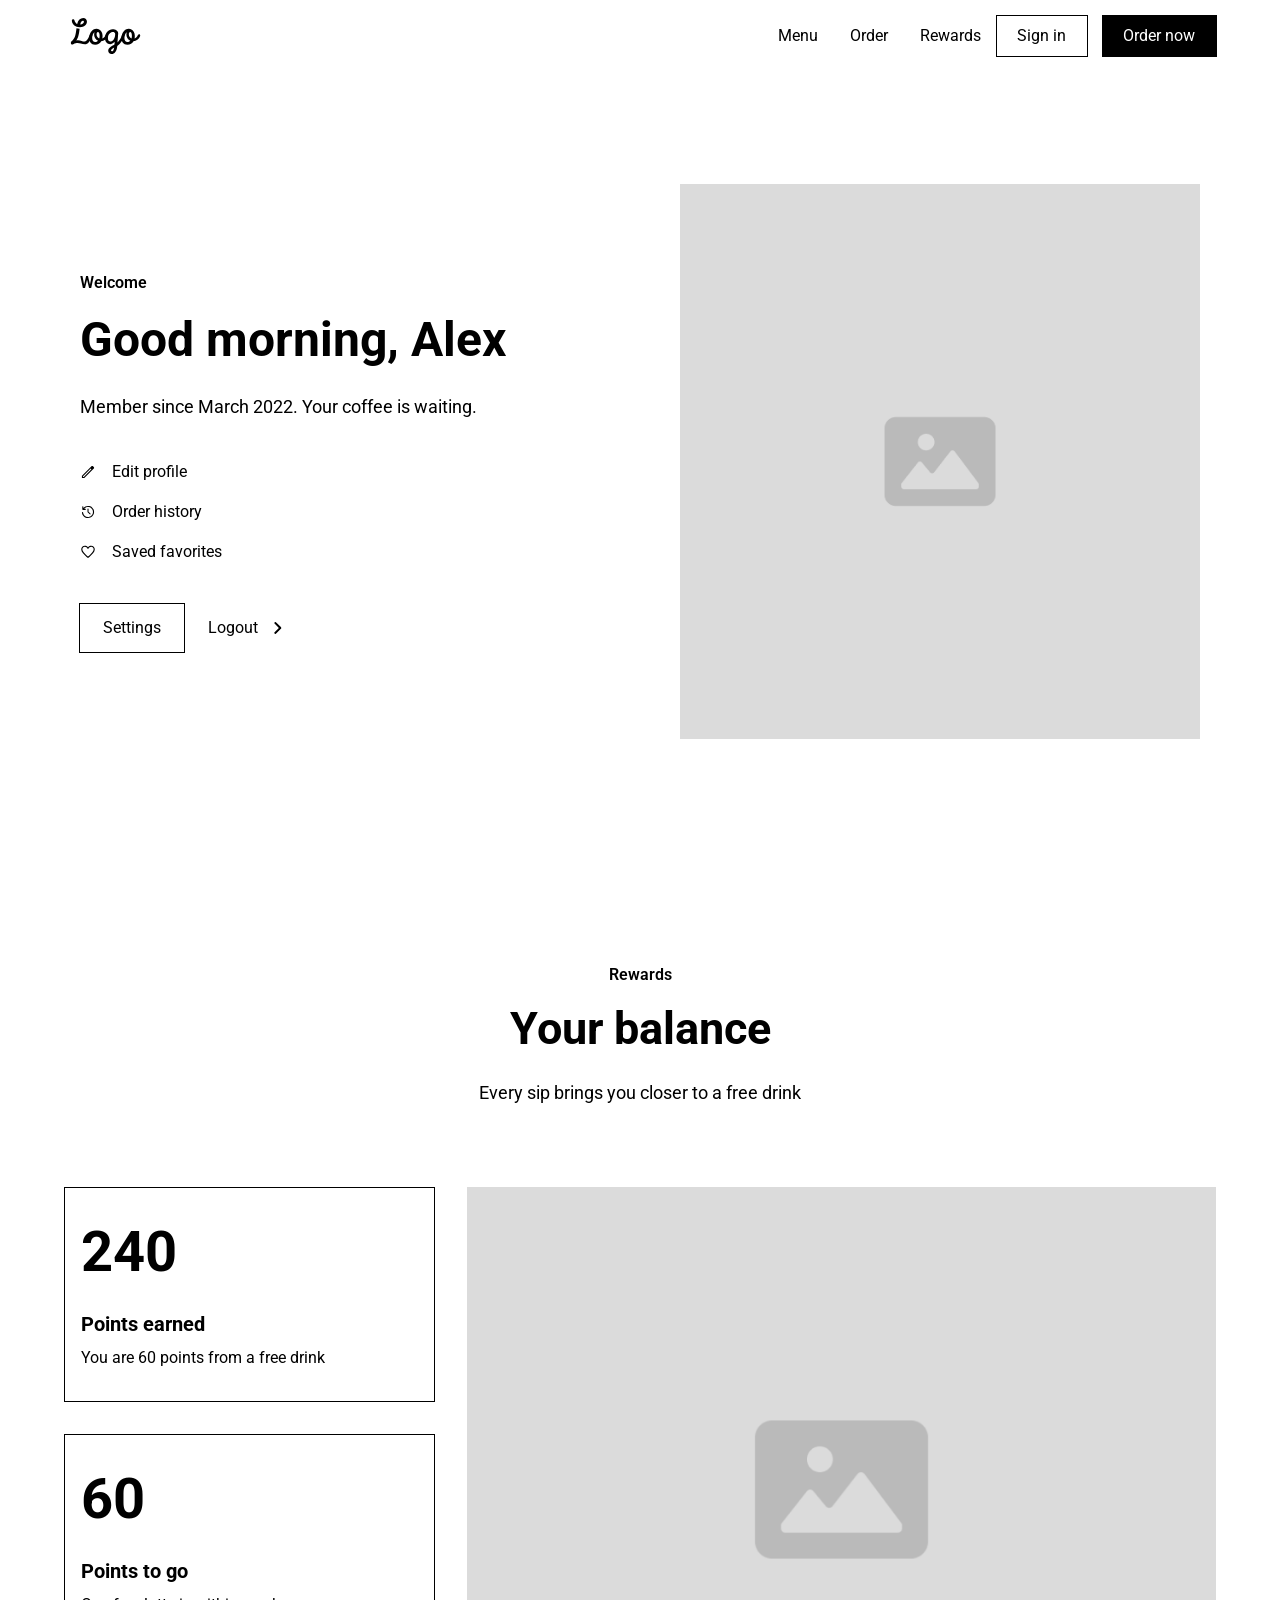
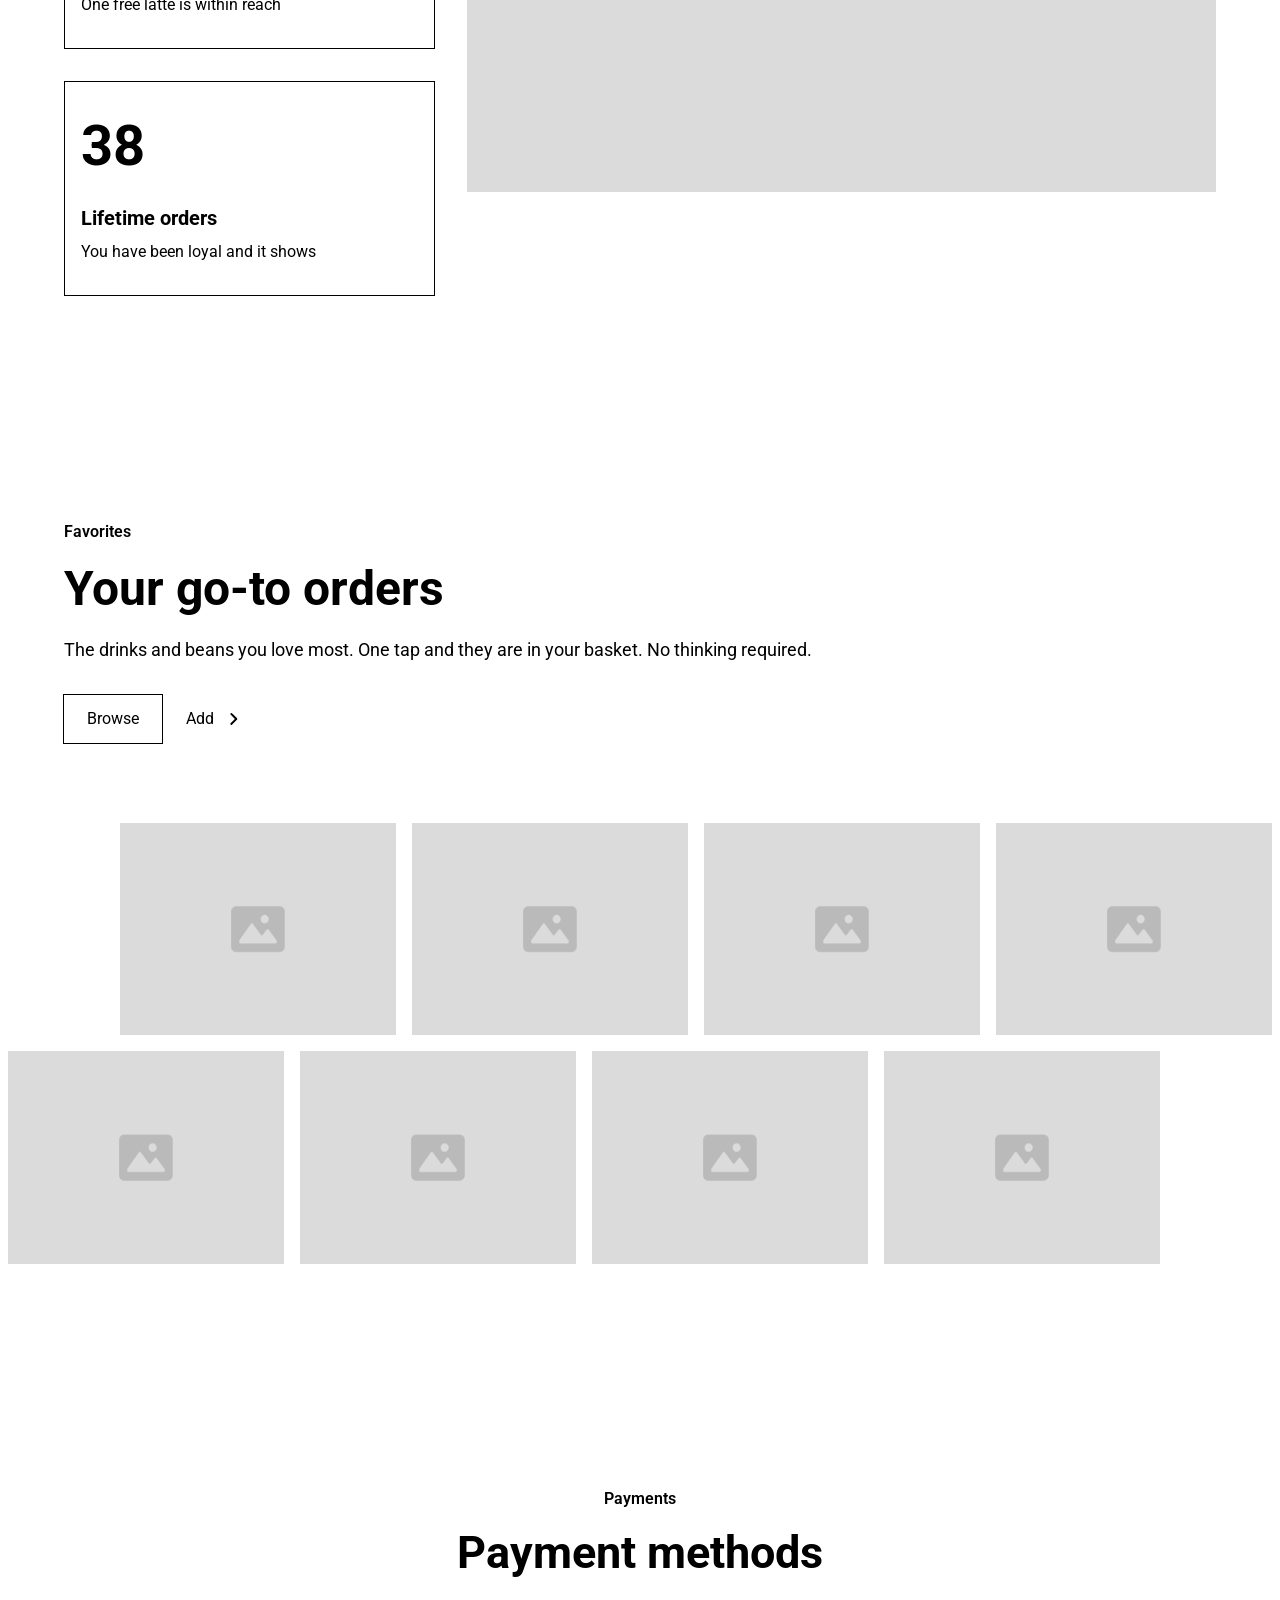
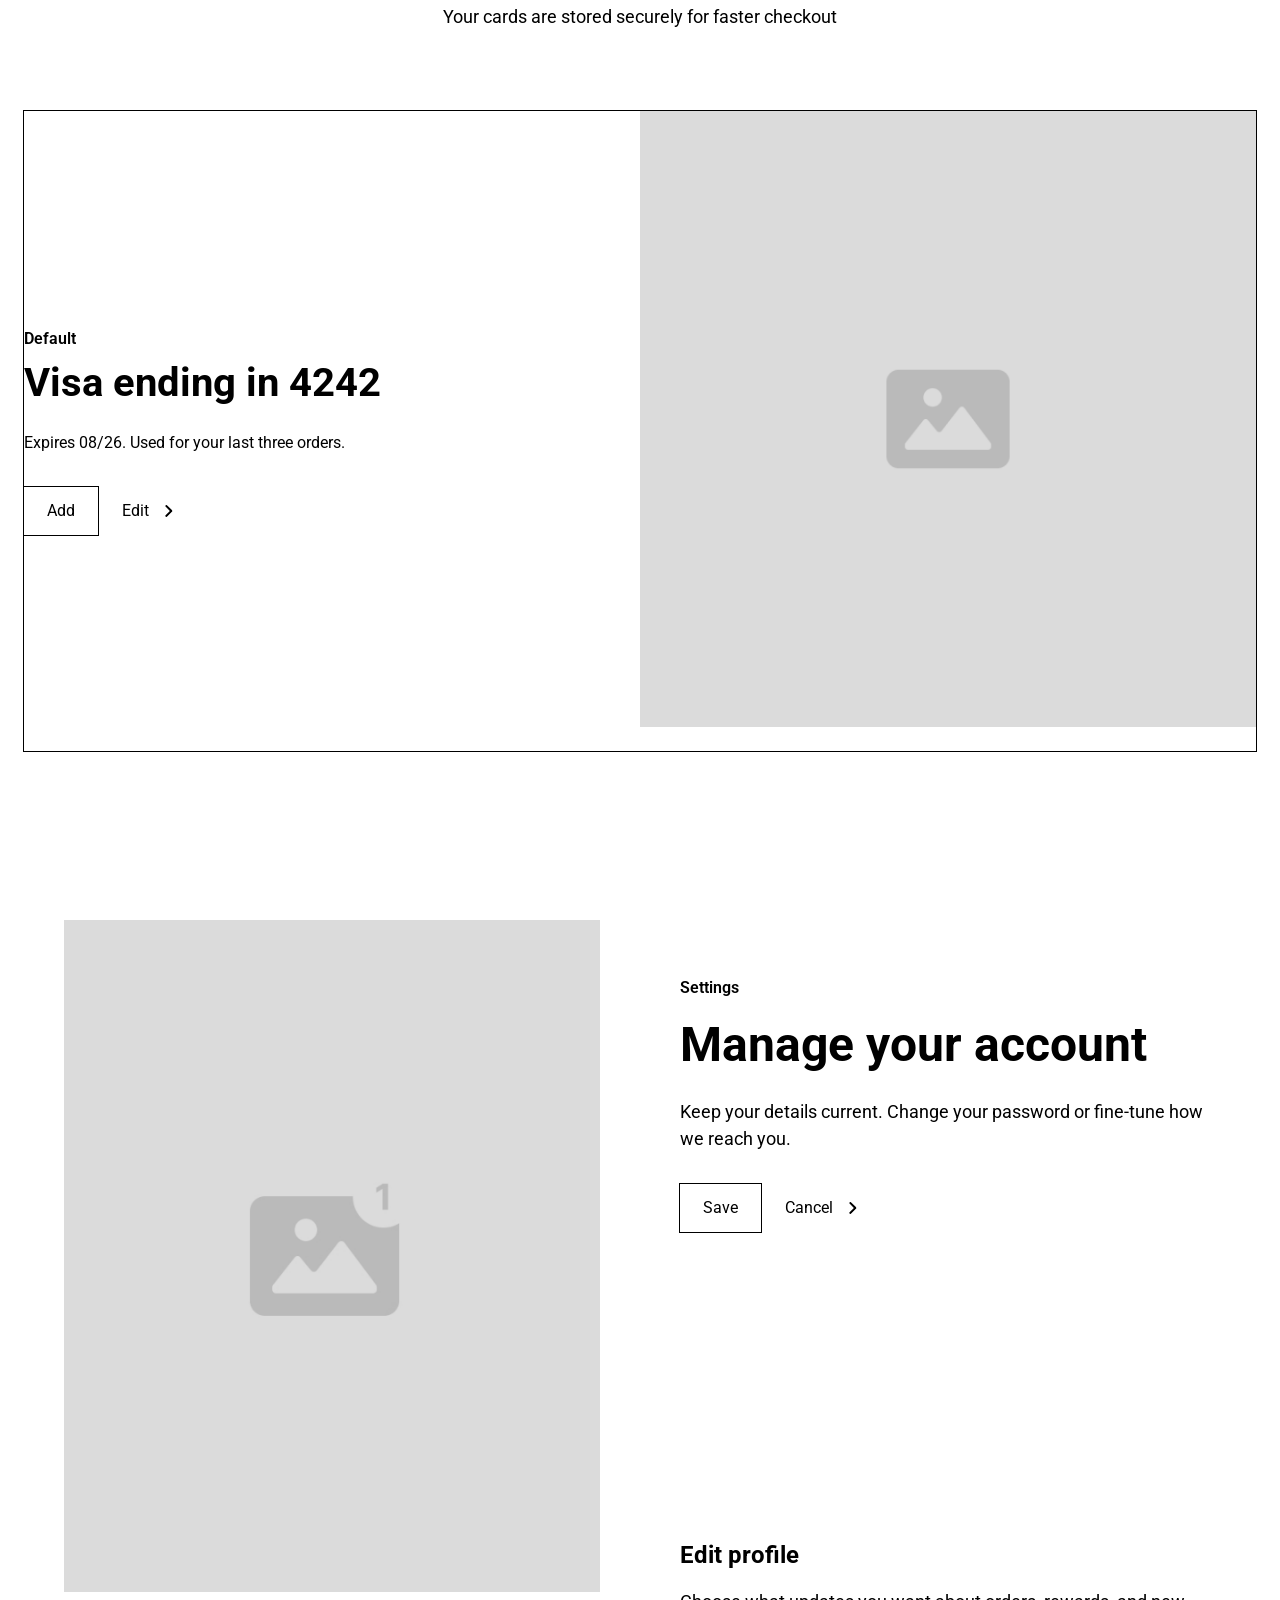
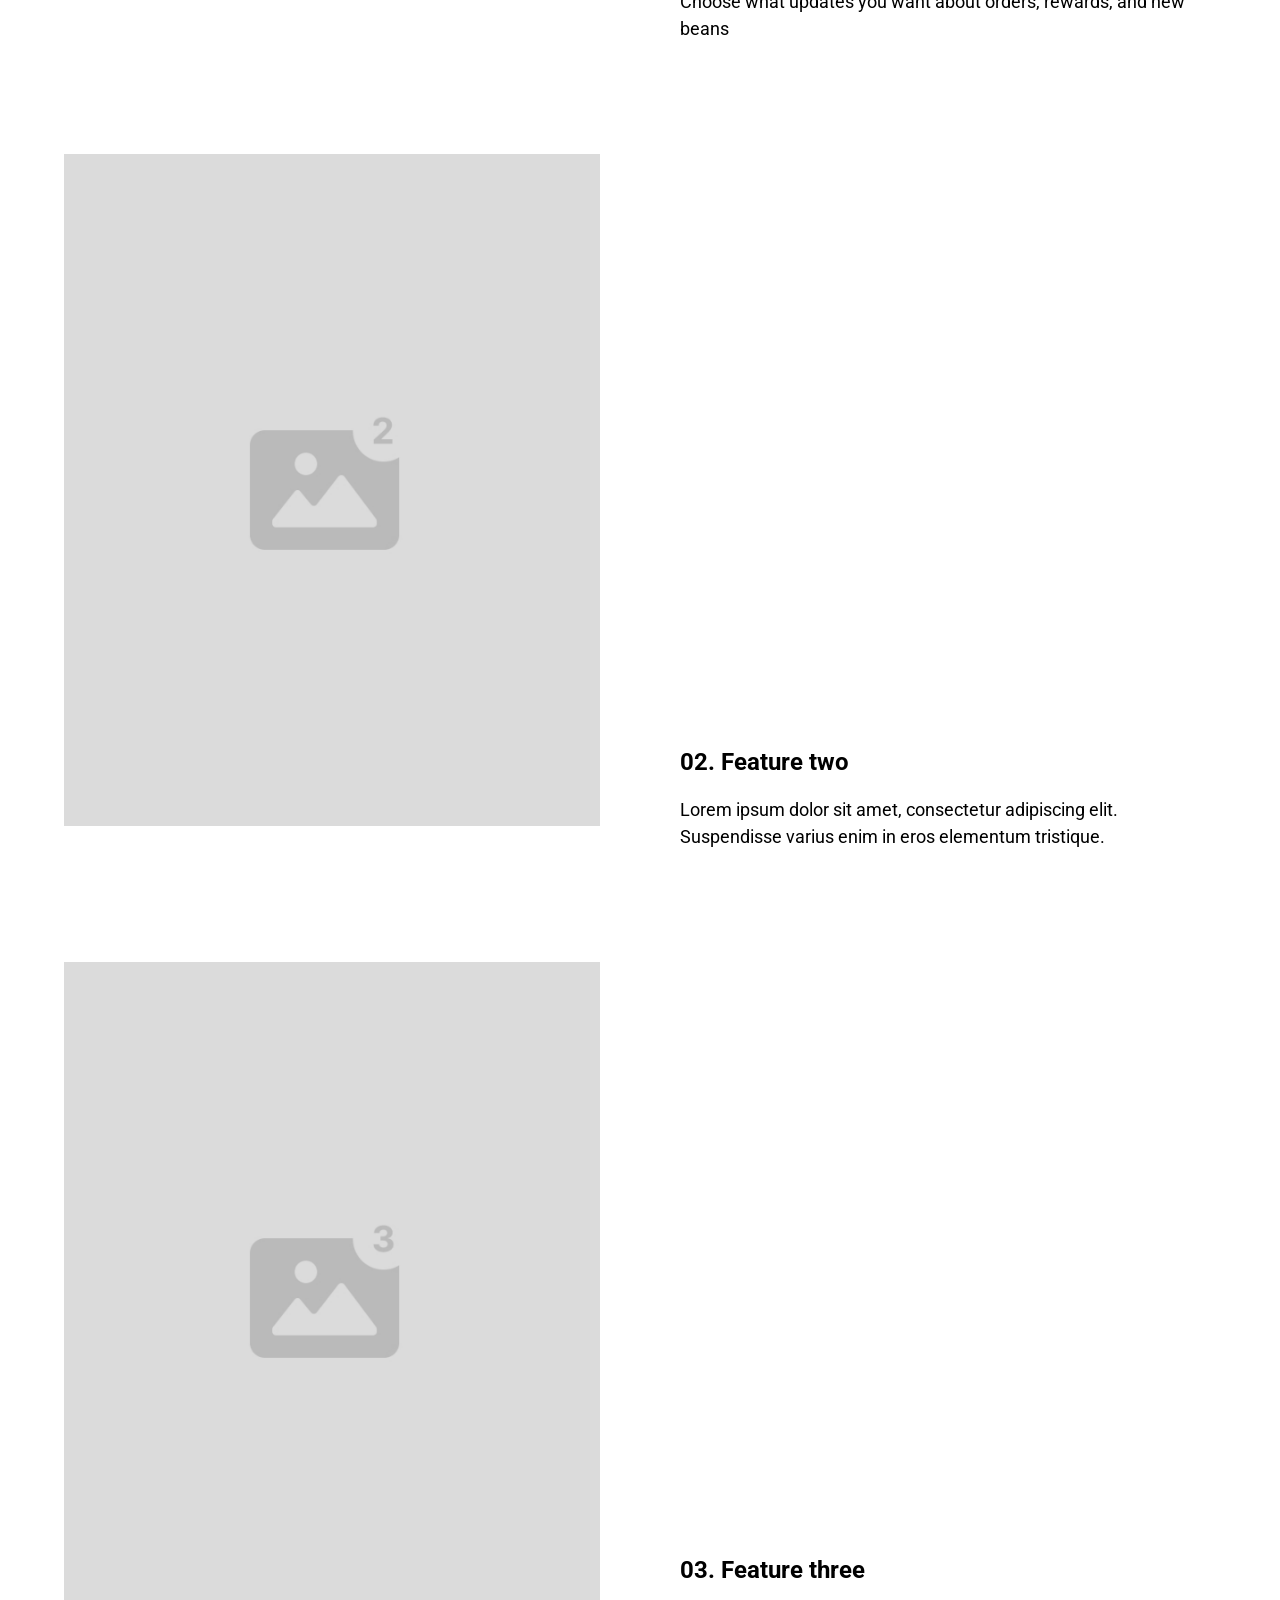
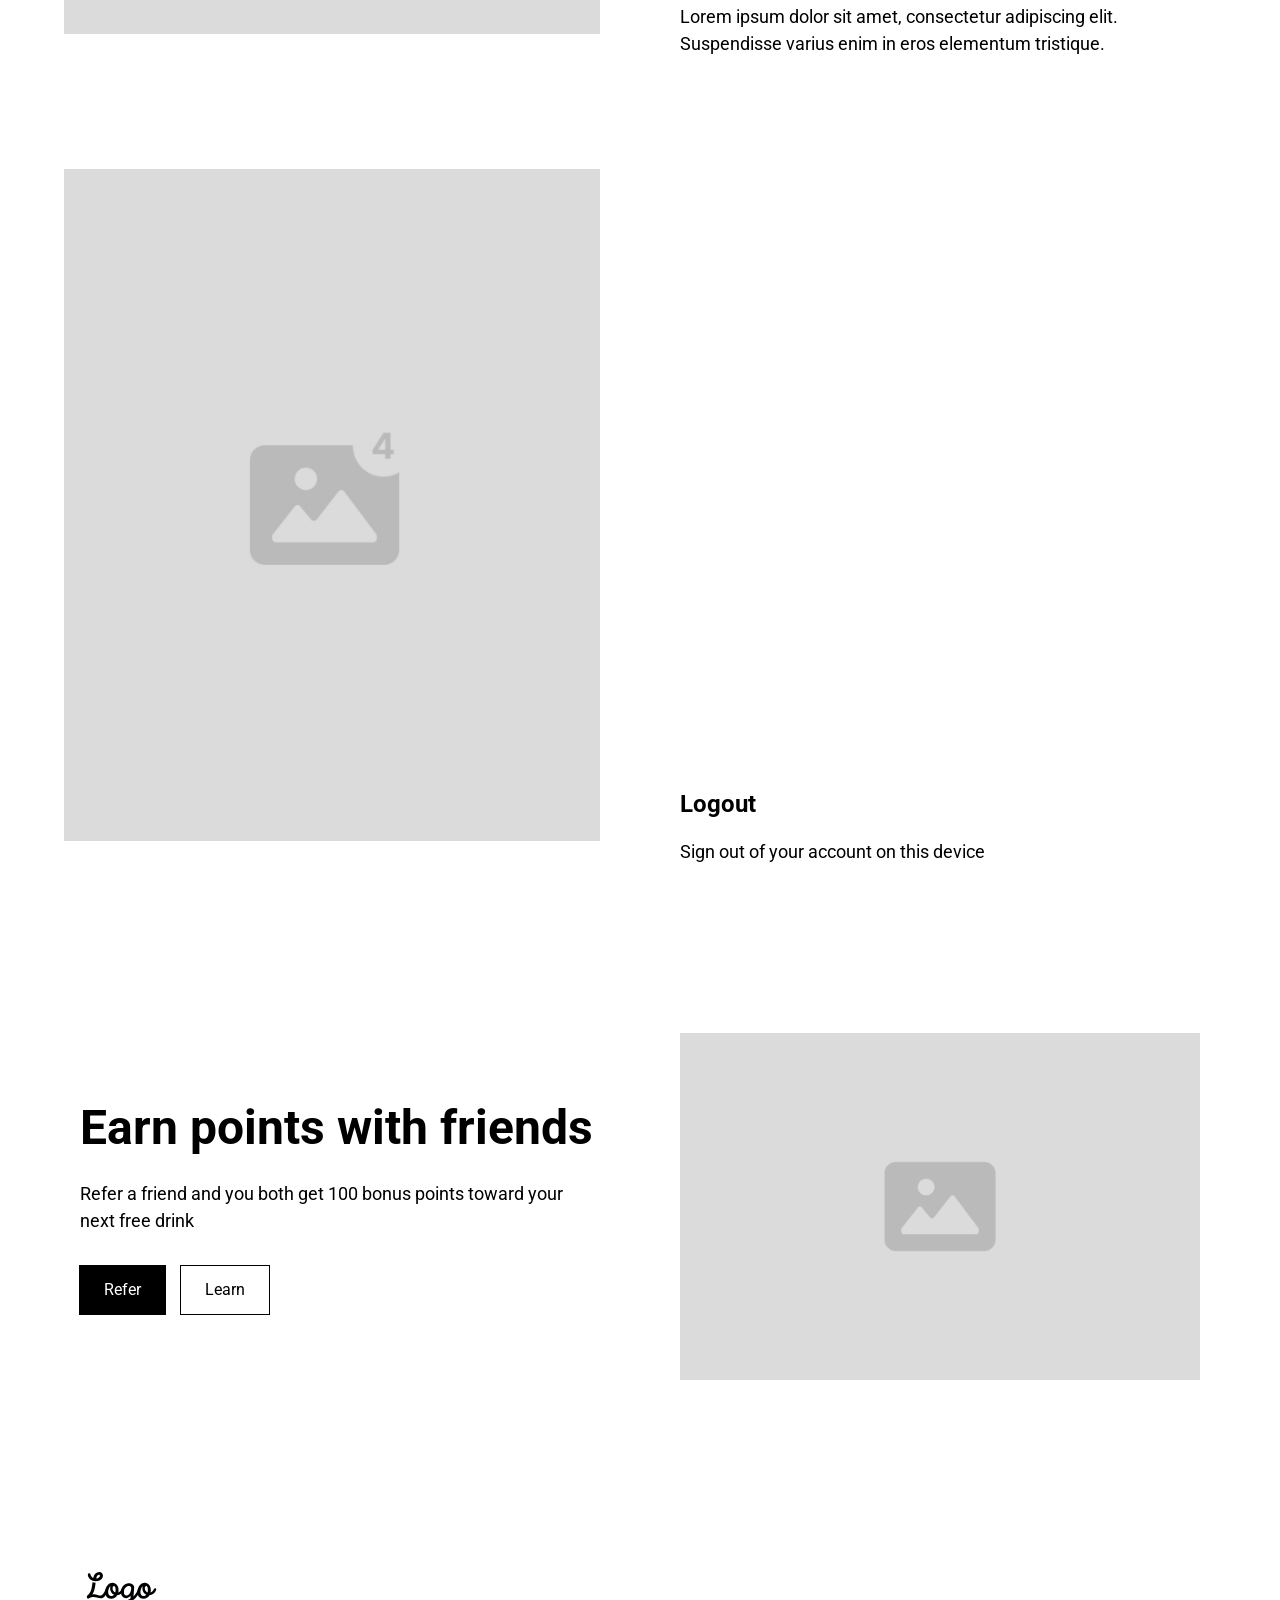
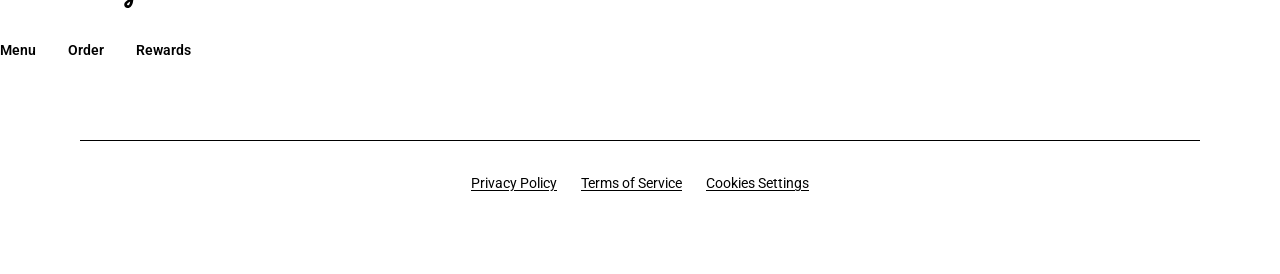
<file: account-dashboard2.html>
<!DOCTYPE html>
<html>
<head>
  <meta charset="utf-8" />
	<meta name="viewport" content="width=device-width, initial-scale=1, shrink-to-fit=no">
	<link href="https://fonts.googleapis.com/css2?family=Roboto:ital,wght@0,100;0,300;0,400;0,500;0,700;0,900;1,100;1,300;1,400;1,500;1,700;1,900&display=swap" rel="stylesheet">
	<link rel="stylesheet" href="css/reset.css" />
	<link rel="stylesheet" href="css/global.css" />
	<link rel="stylesheet" href="css/account-dashboard2.css" />

</head>

<body>
	<header class="header-b header1">
		<div class="header-container1">
			<object data="assets/footer-content/footer-logo.svg" class="chevron-right-a header-col2" type="image/svg+xml"></object>
			
			<div class="header-col3">
				<div class="header-col4">
					<p class="header-text-link4 text-regular-normal">Menu</p>
					<p class="header-text-link5 text-regular-normal">Order</p>
					<p class="header-text-link6 text-regular-normal">Rewards</p>
				</div>
				
				<div class="header-actions">
					<button class="header-btn header-btn1 hover-zoom">Sign in</button>
					<button class="header-btn header-btn2 hover-bright">Order now</button>
				</div>
			</div>
		</div>
	</header>
	
	<div class="layout-d layout1">
		<div class="layout-container4">
			<div class="layout-content4">
				<div class="layout-content5">
					<div class="column-b section-title3">
						<p class="column-text2">Welcome</p>
						
						<div class="content-d content6">
							<h2 class="content-subtitle4">Good morning, Alex</h2>
							<p class="text-e content-text4">Member since March 2022. Your coffee is waiting.</p>
						</div>
					</div>
					
					<div class="layout-list2">
						<div class="list-item-a list-item4">
							<object data="assets/list-item/list-item-edit.svg" class="chevron-right-a list-item-edit" type="image/svg+xml"></object>
							<p class="list-item-text1">Edit profile</p>
						</div>
						
						<div class="list-item-a list-item5">
							<object data="assets/list-item/list-item-history.svg" class="chevron-right-a list-item-edit" type="image/svg+xml"></object>
							<p class="list-item-text1">Order history</p>
						</div>
						
						<div class="list-item-a list-item6">
							<object data="assets/list-item/list-item-favorite.svg" class="chevron-right-a list-item-edit" type="image/svg+xml"></object>
							<p class="list-item-text1">Saved favorites</p>
						</div>
					</div>
				</div>
				
				<div class="actions-a actions5">
					<button class="btn-a actions-btn1 hover-zoom">Settings</button>
					
					<div class="button-a btn1">
						<p class="text-button-a button-text1">Logout</p>
						<object data="assets/button/button-chevron-right.svg" class="chevron-right-a button-chevron-right1" type="image/svg+xml"></object>
					</div>
				</div>
			</div>
			
			<img src="assets/layout-container/layout-placeholder2.png" class="placeholder-image-c layout-placeholder2" />
		</div>
	</div>
	
	<div class="stats section2">
		<div class="stats-container">
			<div class="section-title-b section-title10">
				<p class="section-title-text2">Rewards</p>
				
				<div class="content-e content7">
					<h2 class="content-subtitle5">Your balance</h2>
					<p class="text-f content-text5">Every sip brings you closer to a free drink</p>
				</div>
			</div>
			
			<div class="stats-content">
				<div class="stats-stats">
					<div class="card-stat-b card-stat1">
						<h1 class="title-c card-stat-title2">240</h1>
						
						<div class="content-c content8">
							<h2 class="content-subtitle3">Points earned</h2>
							<p class="text-b content-text3">You are 60 points from a free drink</p>
						</div>
					</div>
					
					<div class="card-stat-b card-stat2">
						<h1 class="title-c card-stat-title2">60</h1>
						
						<div class="content-c content8">
							<h2 class="content-subtitle3">Points to go</h2>
							<p class="text-b content-text3">One free latte is within reach</p>
						</div>
					</div>
					
					<div class="card-stat-b card-stat3">
						<h1 class="title-c card-stat-title2">38</h1>
						
						<div class="content-c content8">
							<h2 class="content-subtitle3">Lifetime orders</h2>
							<p class="text-b content-text3">You have been loyal and it shows</p>
						</div>
					</div>
				</div>
				
				<img src="assets/account-dashboard/stats-placeholder2.png" class="placeholder-image-c stats-placeholder" />
			</div>
		</div>
	</div>
	
	<div class="layout-e layout2">
		<div class="layout-container5">
			<div class="layout-col2">
				<p class="layout-text2">Favorites</p>
				<h2 class="subtitle-a layout-subtitle2">Your go-to orders</h2>
			</div>
			
			<div class="column-c col3">
				<p class="text-g column-text3">
					The drinks and beans you love most. One tap and they are in your basket. No thinking required.
				</p>
				
				<div class="actions-a actions6">
					<button class="btn-a actions-btn1 hover-zoom">Browse</button>
					
					<div class="button-a btn1">
						<p class="text-button-a button-text1">Add</p>
						<object data="assets/button/button-chevron-right.svg" class="chevron-right-a button-chevron-right1" type="image/svg+xml"></object>
					</div>
				</div>
			</div>
		</div>
		
		<div class="layout-content6">
			<div class="row-c row3">
				<img src="assets/row/row-placeholder2.png" class="placeholder-image-c row-placeholder4" />
				<img src="assets/row/row-placeholder2.png" class="placeholder-image-c row-placeholder5" />
				<img src="assets/row/row-placeholder2.png" class="placeholder-image-c row-placeholder6" />
				<img src="assets/row/row-placeholder2.png" class="placeholder-image-c row-placeholder7" />
			</div>
			
			<div class="row-c row4">
				<img src="assets/row/row-placeholder2.png" class="placeholder-image-c row-placeholder4" />
				<img src="assets/row/row-placeholder2.png" class="placeholder-image-c row-placeholder5" />
				<img src="assets/row/row-placeholder2.png" class="placeholder-image-c row-placeholder6" />
				<img src="assets/row/row-placeholder2.png" class="placeholder-image-c row-placeholder7" />
			</div>
		</div>
	</div>
	
	<div class="layout-f layout3">
		<div class="layout-container6">
			<div class="section-title-b section-title4">
				<p class="section-title-text2">Payments</p>
				
				<div class="content-e content7">
					<h2 class="content-subtitle5">Payment methods</h2>
					<p class="text-f content-text5">
						Your cards are stored securely for faster checkout
					</p>
				</div>
			</div>
			
			<div class="layout-component card4">
				<div class="content-f content9">
					<div class="content-top1">
						<p class="content-text6">Default</p>
						
						<div class="content-g content10">
							<h2 class="title-b content-subtitle6">Visa ending in 4242</h2>
							<p class="text-b content-text7">Expires 08/26. Used for your last three orders.</p>
						</div>
					</div>
					
					<div class="actions-a actions7">
						<button class="btn-a actions-btn1 hover-zoom">Add</button>
						
						<div class="button-a btn1">
							<p class="text-button-a button-text1">Edit</p>
							<object data="assets/button/button-chevron-right.svg" class="chevron-right-a button-chevron-right1" type="image/svg+xml"></object>
						</div>
					</div>
				</div>
				
				<img src="assets/layout-component/layout-img.png" class="image-a layout-img" />
			</div>
		</div>
	</div>
	
	<div class="layout4 section3">
		<div class="layout-row">
			<img src="assets/account-dashboard/layout-img2.png" class="placeholder-image-c layout-img2" />
			
			<div class="layout-col3">
				<div class="layout-section-title">
					<div class="column-b content18">
						<p class="column-text2">Settings</p>
						
						<div class="content-d content6">
							<h2 class="content-subtitle4">Manage your account</h2>
							<p class="text-e content-text4">
								Keep your details current. Change your password or fine-tune how we reach you.
							</p>
						</div>
					</div>
					
					<div class="actions-a actions14">
						<button class="btn-a actions-btn1 hover-zoom">Save</button>
						
						<div class="button-a btn1">
							<p class="text-button-a button-text1">Cancel</p>
							<object data="assets/button/button-chevron-right.svg" class="chevron-right-a button-chevron-right1" type="image/svg+xml"></object>
						</div>
					</div>
				</div>
				
				<div class="layout-content11">
					<h2 class="subtitle-b layout-subtitle3">Edit profile</h2>
					<p class="text-e layout-text3">
						Choose what updates you want about orders, rewards, and new beans
					</p>
				</div>
			</div>
		</div>
		
		<div class="row-d row16">
			<img src="assets/account-dashboard/row/row-img4.png" class="row-img2" />
			
			<div class="row-col">
				<h2 class="row-subtitle">02. Feature two</h2>
				<p class="text-g row-text">
					Lorem ipsum dolor sit amet, consectetur adipiscing elit. Suspendisse varius enim in eros elementum tristique.
				</p>
			</div>
		</div>
		
		<div class="row-d row17">
			<img src="assets/account-dashboard/row/row-img5.png" class="row-img2" />
			
			<div class="row-col">
				<h2 class="row-subtitle">03. Feature three</h2>
				<p class="text-g row-text">
					Lorem ipsum dolor sit amet, consectetur adipiscing elit. Suspendisse varius enim in eros elementum tristique.
				</p>
			</div>
		</div>
		
		<div class="row-d row18">
			<img src="assets/account-dashboard/row/row-img6.png" class="row-img2" />
			
			<div class="row-col">
				<h2 class="row-subtitle">Logout</h2>
				<p class="text-g row-text">Sign out of your account on this device</p>
			</div>
		</div>
	</div>
	
	<div class="cta-b cta1">
		<div class="cta-container2">
			<div class="cta-col2">
				<div class="content-d content11">
					<h2 class="content-subtitle4">Earn points with friends</h2>
					<p class="text-e content-text4">
						Refer a friend and you both get 100 bonus points toward your next free drink
					</p>
				</div>
				
				<div class="actions-b actions8">
					<button class="btn-b actions-btn2 hover-bright">Refer</button>
					<button class="btn-b actions-btn3 hover-zoom">Learn</button>
				</div>
			</div>
			
			<img src="assets/cta-container/cta-placeholder2.png" class="placeholder-image-c cta-placeholder2" />
		</div>
	</div>
	
	<footer class="footer-b footer1">
		<div class="footer-container2">
			<div class="footer-content2">
				<object data="assets/footer-content/footer-logo.svg" class="shop footer-logo2" type="image/svg+xml"></object>
				
				<div class="footer-links2">
					<p class="footer-text">Menu</p>
					<p class="footer-text">Order</p>
					<p class="footer-text">Rewards</p>
				</div>
			</div>
			
			<div class="footer-credits2">
				<a class="footer-link-a" href="#">Privacy Policy</a>
				<a class="footer-link-a" href="#">Terms of Service</a>
				<a class="footer-link-a" href="#">Cookies Settings</a>
			</div>
		</div>
	</footer>
</body>

</html>
</file>
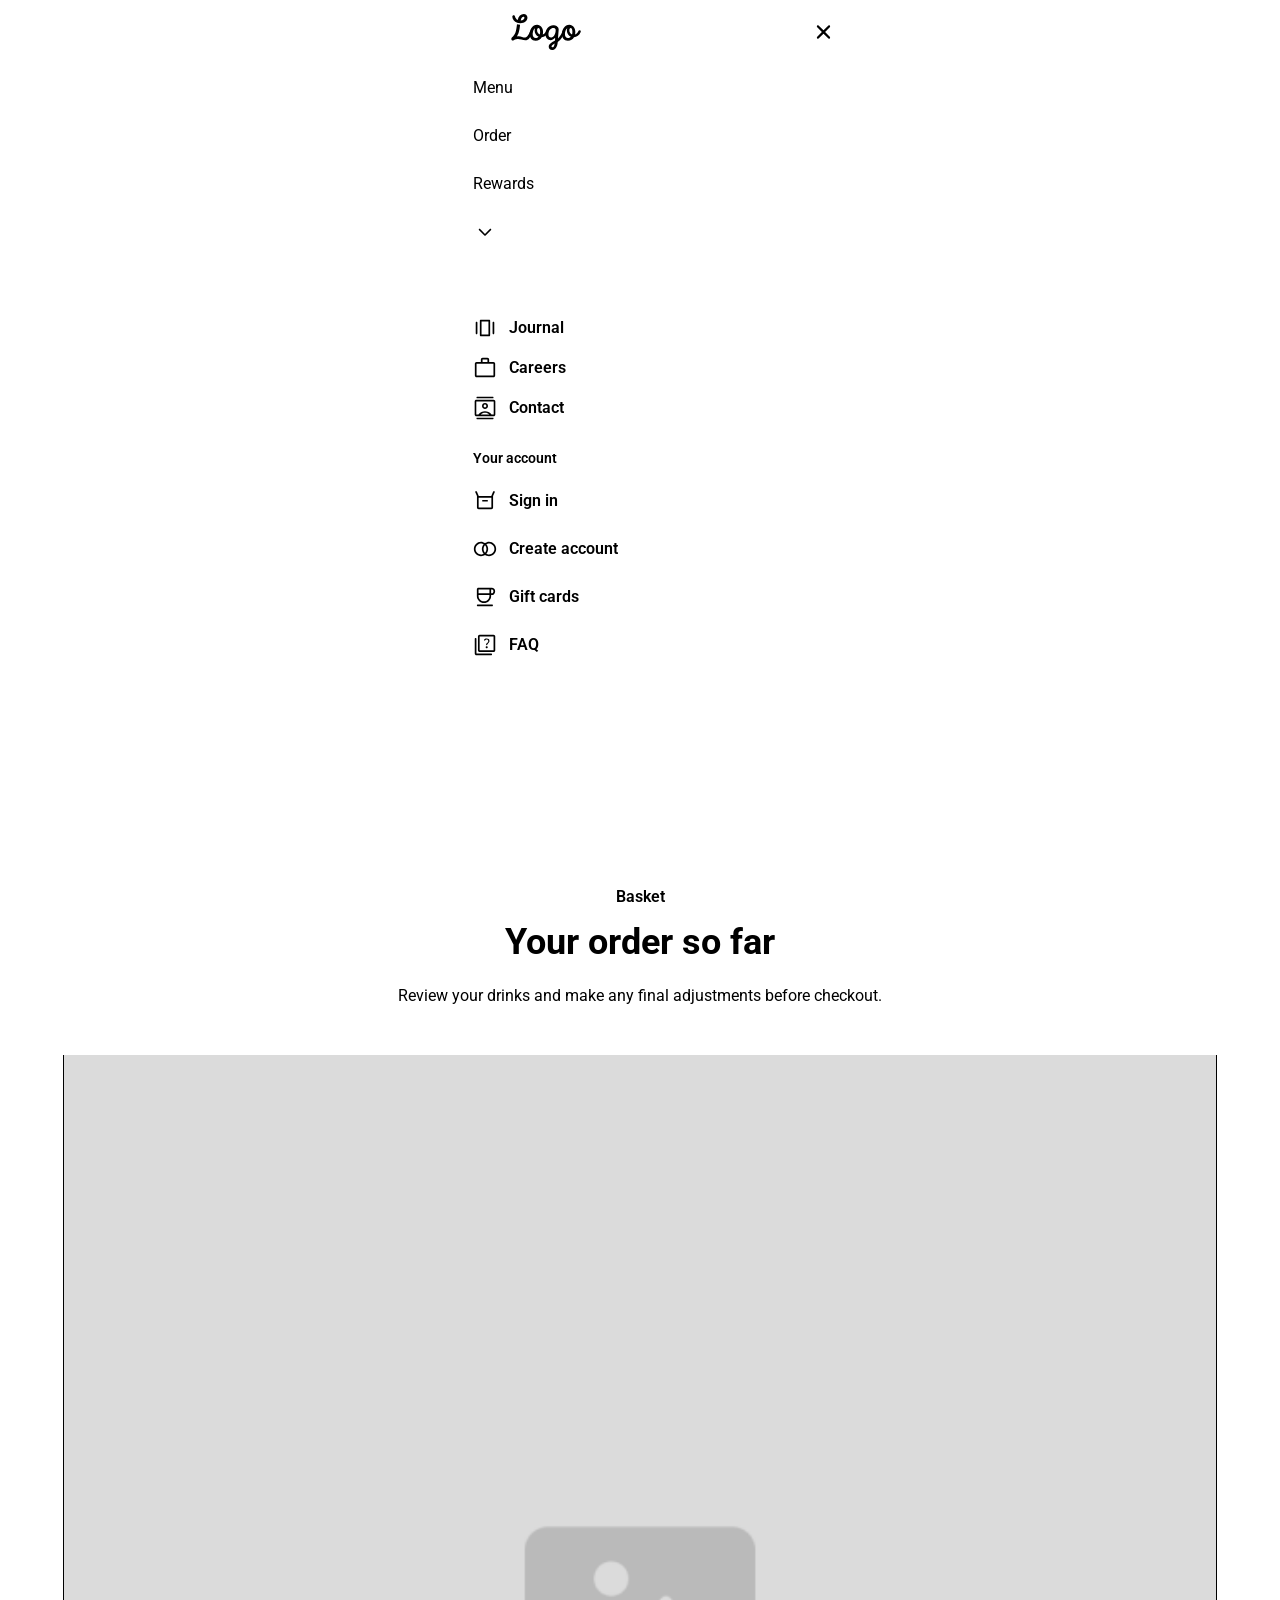
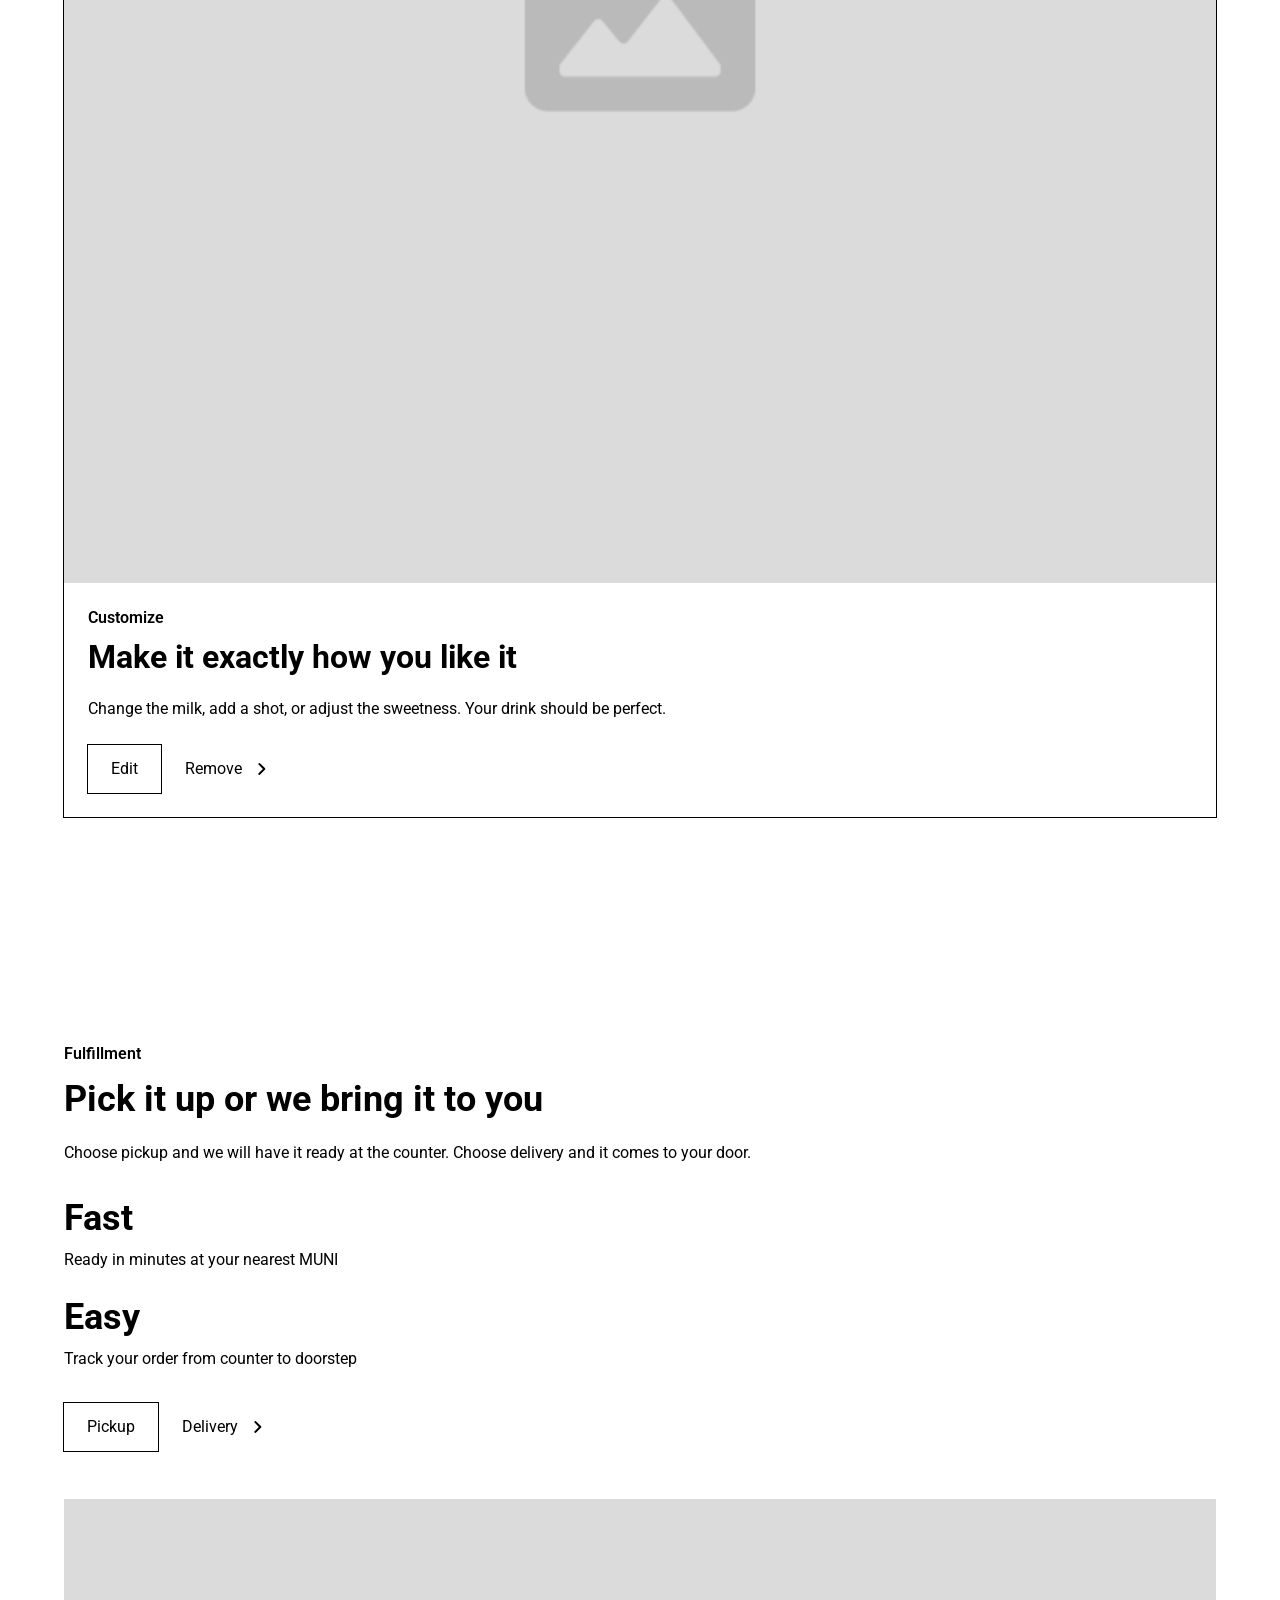
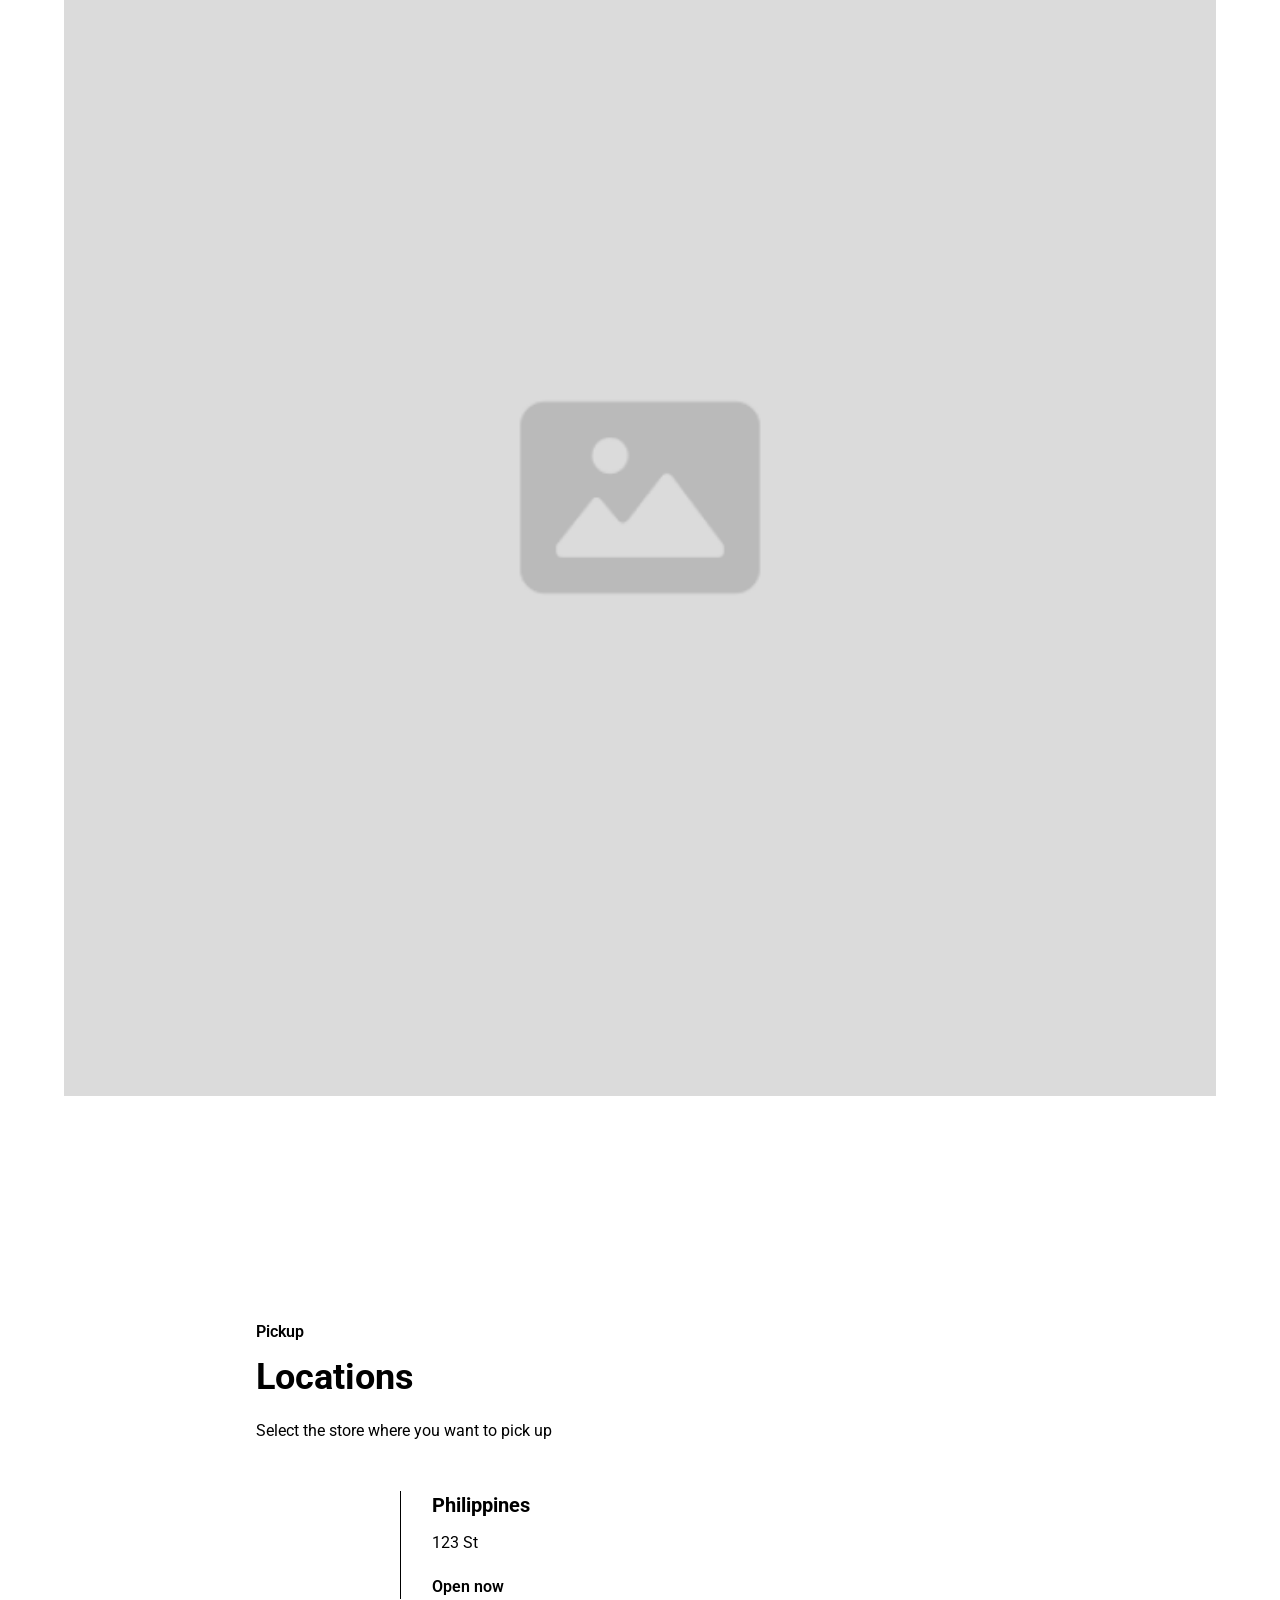
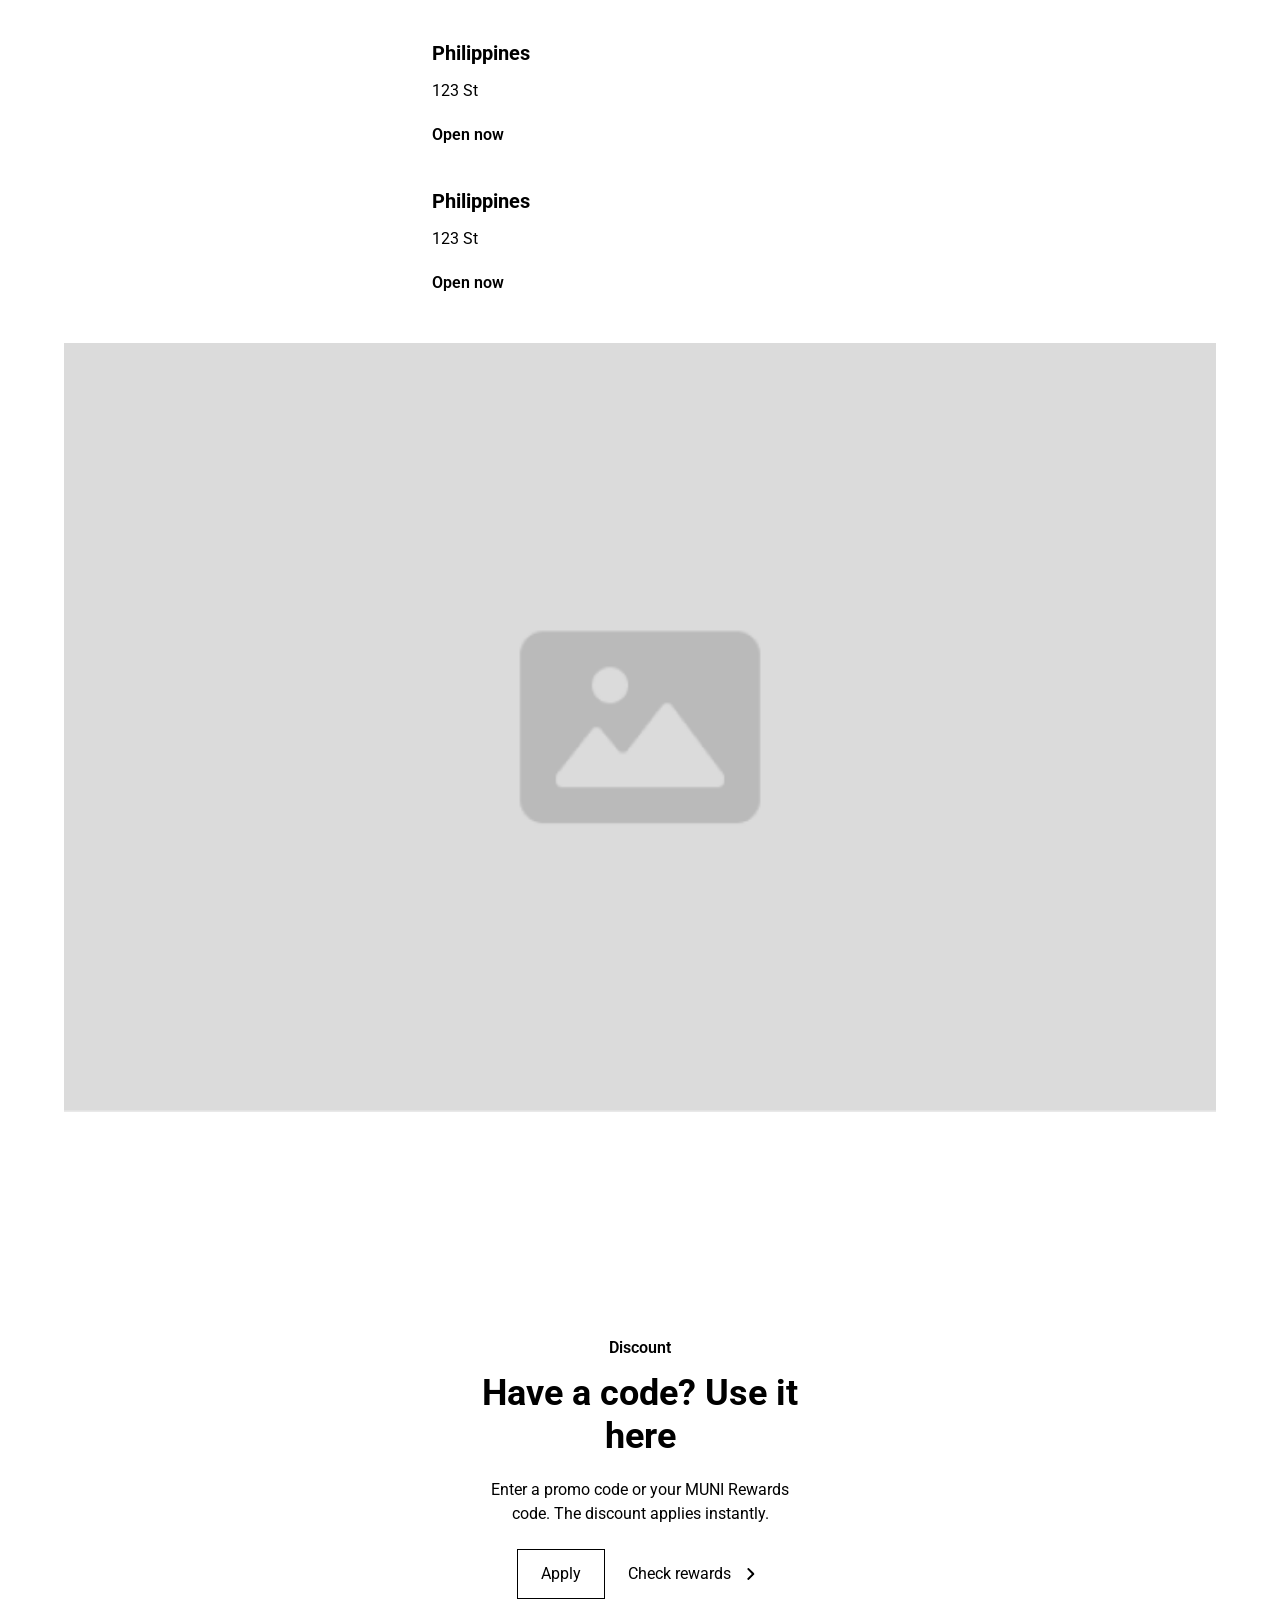
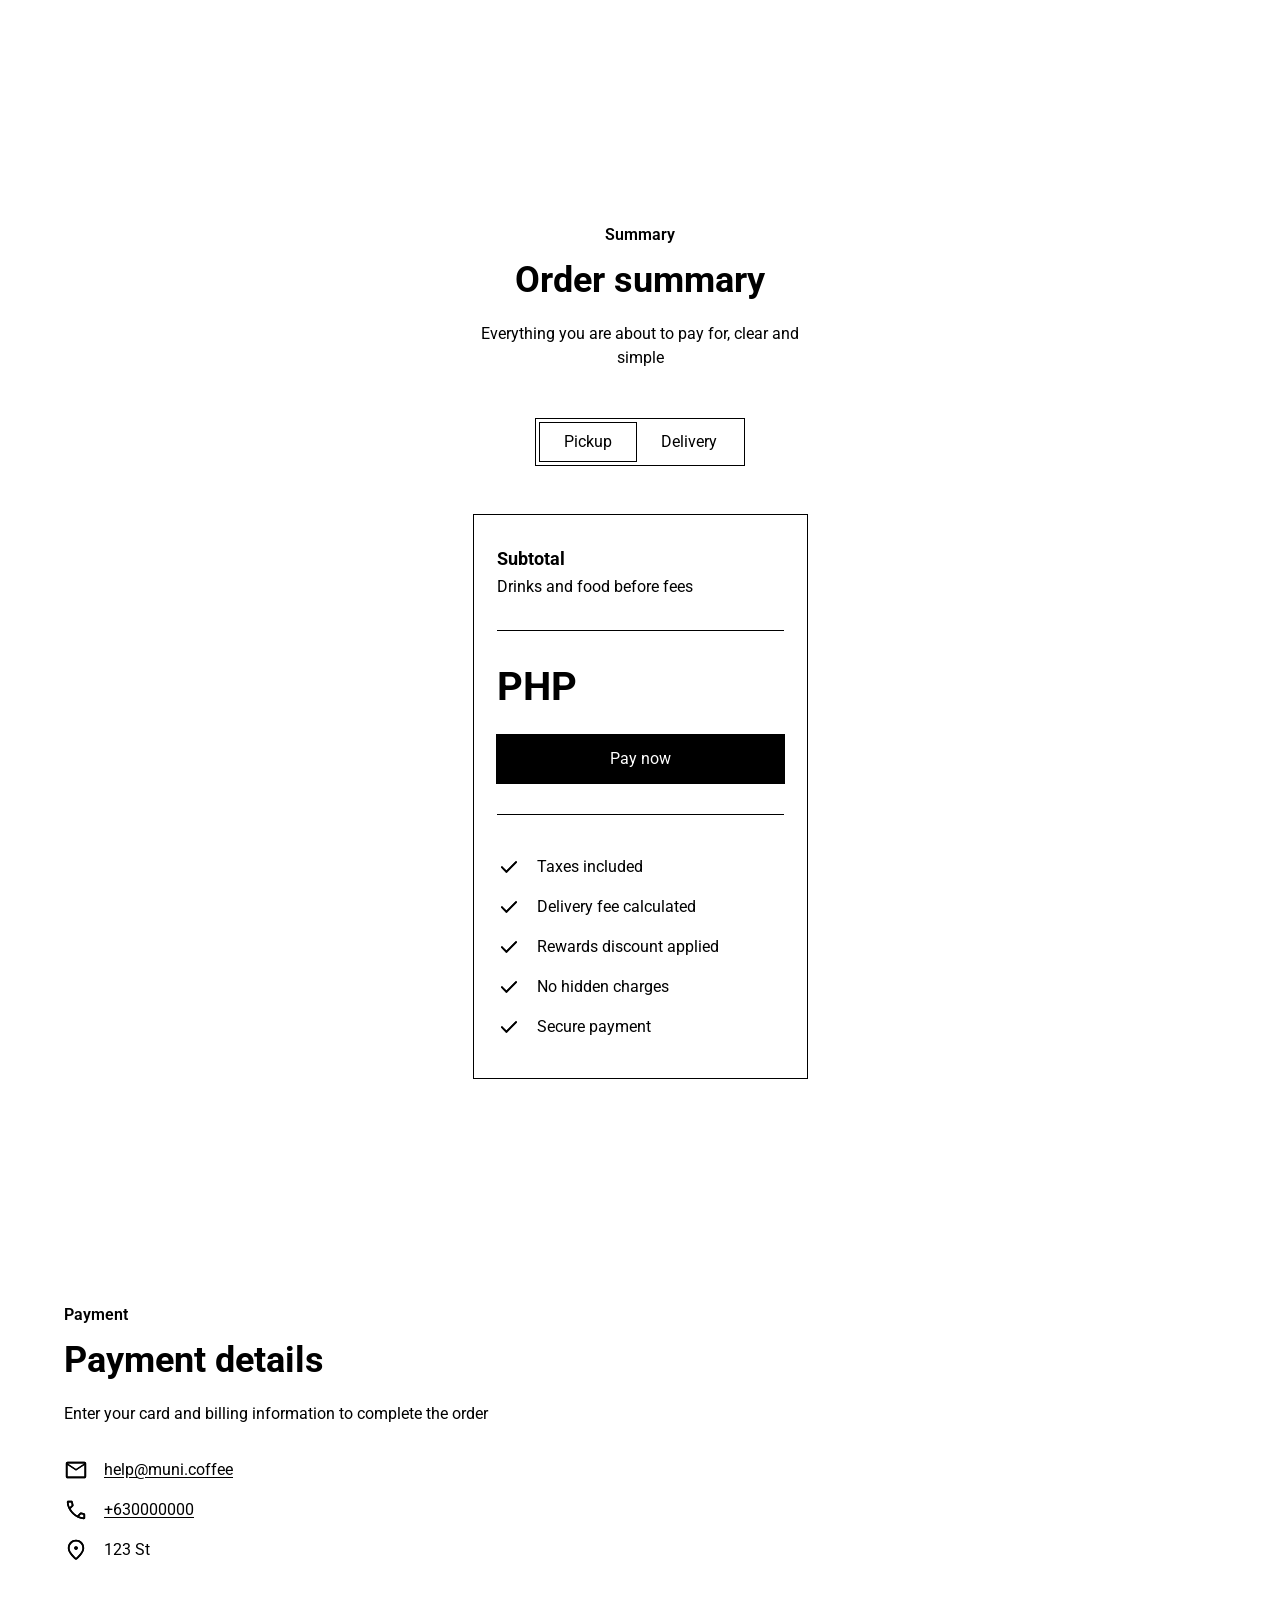
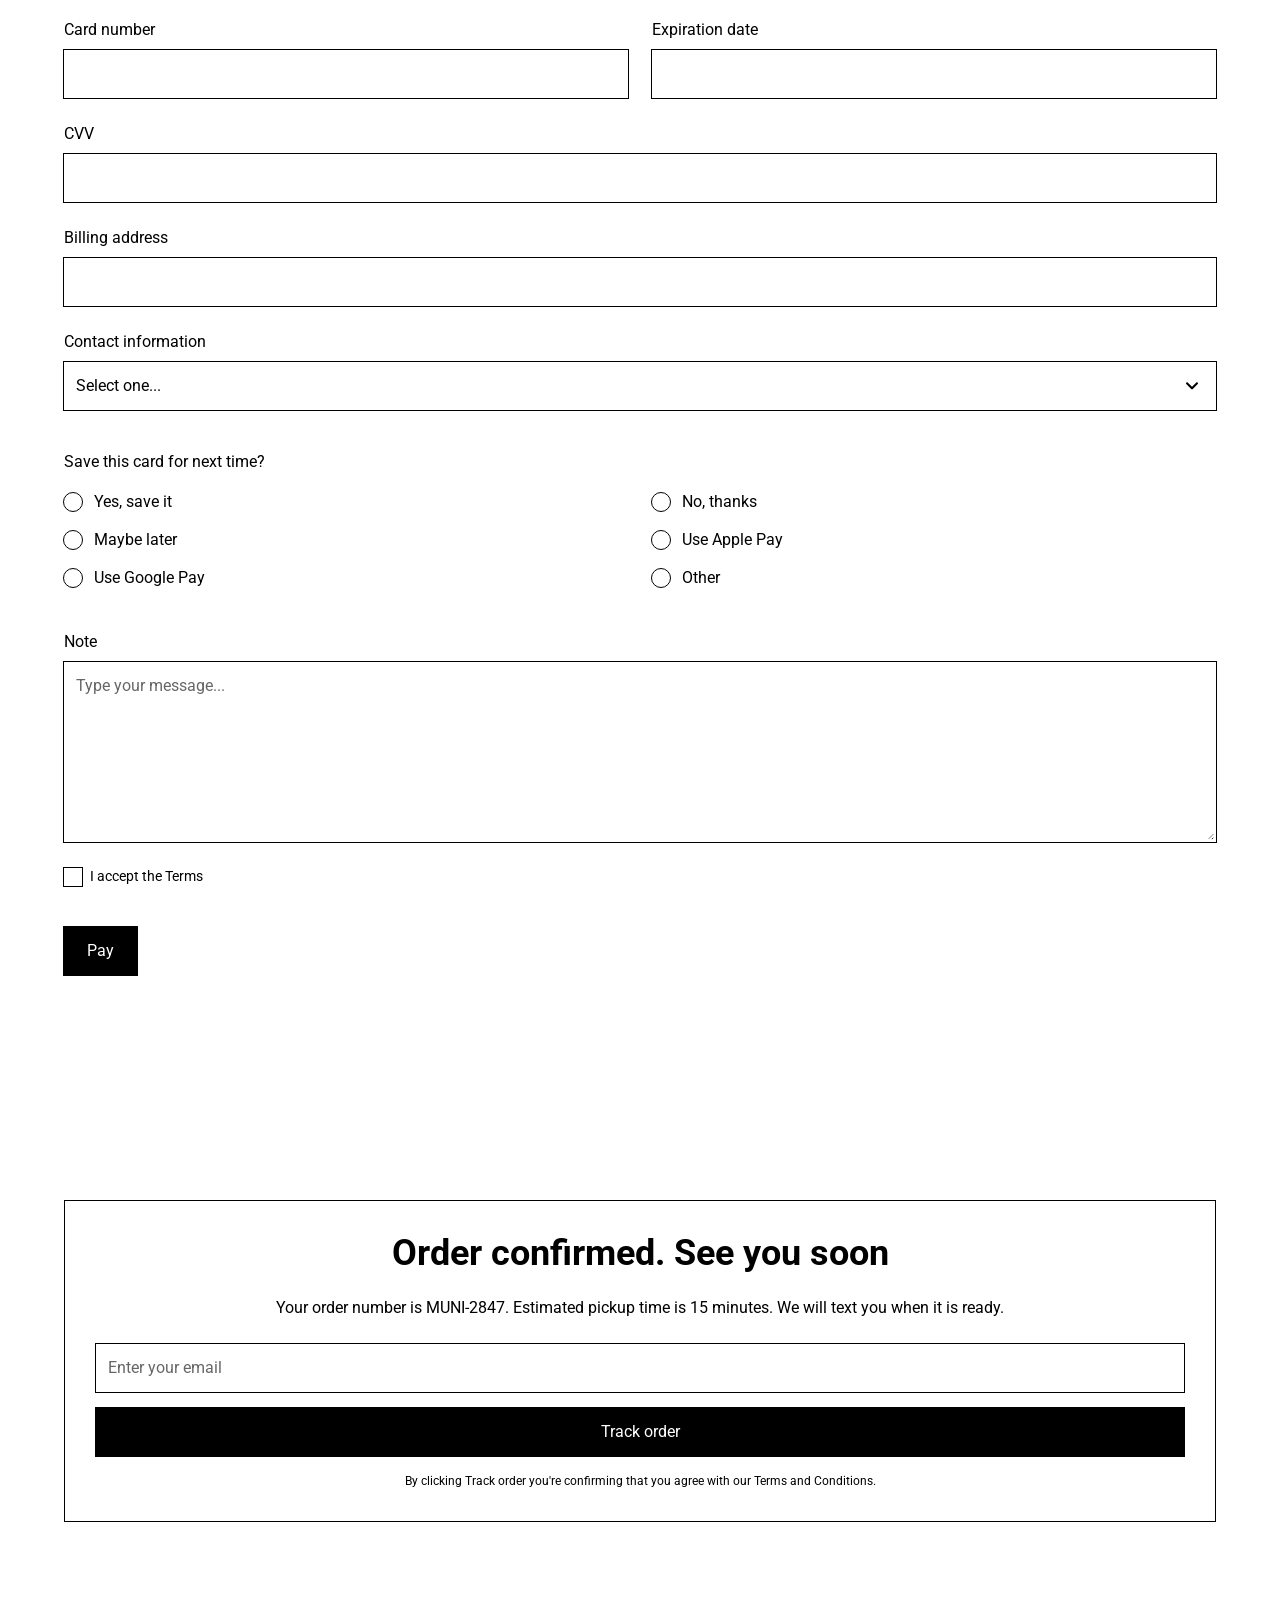
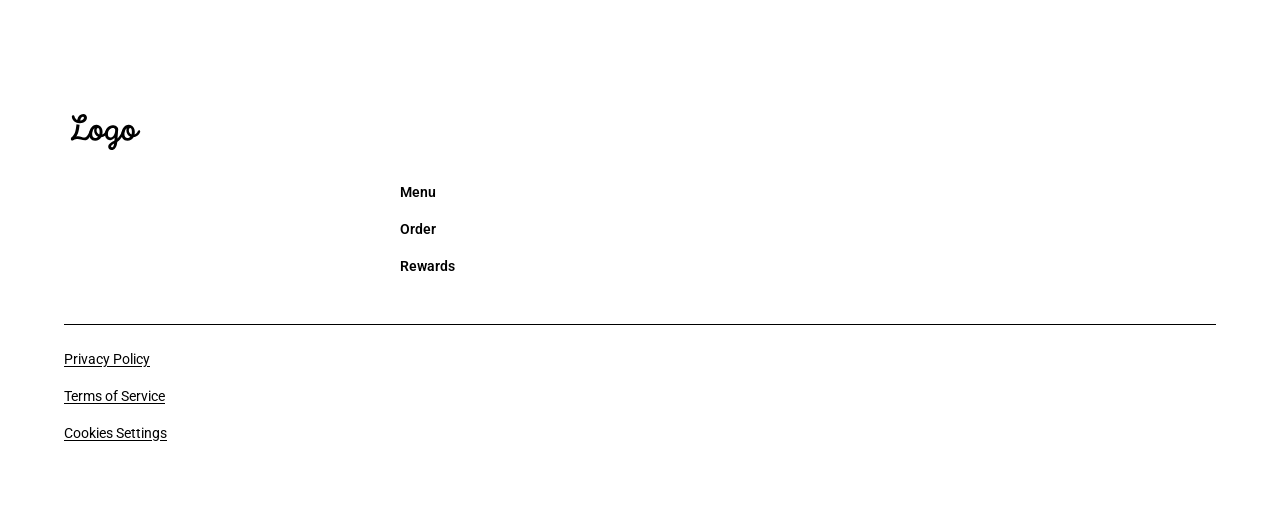
<file: basket-checkout1.html>
<!DOCTYPE html>
<html>
<head>
  <meta charset="utf-8" />
	<meta name="viewport" content="width=device-width, initial-scale=1, shrink-to-fit=no">
	<link href="https://fonts.googleapis.com/css2?family=Roboto:ital,wght@0,100;0,300;0,400;0,500;0,700;0,900;1,100;1,300;1,400;1,500;1,700;1,900&display=swap" rel="stylesheet">
	<link rel="stylesheet" href="css/reset.css" />
	<link rel="stylesheet" href="css/global.css" />
	<link rel="stylesheet" href="css/basket-checkout1.css" />

</head>

<body>
	<header class="header1">
		<object data="assets/header/header-content.svg" class="graphic-b header-content2" type="image/svg+xml"></object>
		
		<div class="header-menu2 section1">
			<div class="header-col7">
				<p class="header-text-link7 text-regular-normal">Menu</p>
				<p class="header-text-link8 text-regular-normal">Order</p>
				<p class="header-text-link9 text-regular-normal">Rewards</p>
				
				<div class="header-link2">
					<object data="assets/header-link/header-nav-link.svg" class="graphic-b header-nav-link2" type="image/svg+xml"></object>
					
					<div class="card-menu2">
						<div class="card-menu-list1">
							<div class="menu-item-c menu-item8">
								<object data="assets/menu-item/menu-item-amp-stories.svg" class="location-on menu-item-amp-stories3" type="image/svg+xml"></object>
								<p class="menu-item-text3">Journal</p>
							</div>
							
							<div class="menu-item-c menu-item9">
								<object data="assets/menu-item/menu-item-work.svg" class="location-on menu-item-amp-stories3" type="image/svg+xml"></object>
								<p class="menu-item-text3">Careers</p>
							</div>
							
							<div class="menu-item-c menu-item10">
								<object data="assets/menu-item/menu-item-contacts.svg" class="location-on menu-item-amp-stories3" type="image/svg+xml"></object>
								<p class="menu-item-text3">Contact</p>
							</div>
						</div>
						
						<div class="card-menu-list2">
							<p class="text-m card-menu-text">Your account</p>
							
							<div class="card-menu-content">
								<div class="menu-item-c menu-item11">
									<object data="assets/menu-item/menu-item-orders.svg" class="location-on menu-item-amp-stories3" type="image/svg+xml"></object>
									<p class="menu-item-text3">Sign in</p>
								</div>
								
								<div class="menu-item-c menu-item12">
									<object data="assets/menu-item/menu-item-join.svg" class="location-on menu-item-amp-stories3" type="image/svg+xml"></object>
									<p class="menu-item-text3">Create account</p>
								</div>
								
								<div class="menu-item-c menu-item13">
									<object data="assets/menu-item/menu-item-coffee.svg" class="location-on menu-item-amp-stories3" type="image/svg+xml"></object>
									<p class="menu-item-text3">Gift cards</p>
								</div>
								
								<div class="menu-item-c menu-item14">
									<object data="assets/menu-item/menu-item-quiz.svg" class="location-on menu-item-amp-stories3" type="image/svg+xml"></object>
									<p class="menu-item-text3">FAQ</p>
								</div>
							</div>
						</div>
					</div>
				</div>
			</div>
		</div>
	</header>
	
	<div class="layout1 section1">
		<div class="layout-container9">
			<div class="column-i section-title10">
				<p class="column-text7">Basket</p>
				
				<div class="content-i content13">
					<h2 class="content-subtitle8">Your order so far</h2>
					<p class="content-text9">
						Review your drinks and make any final adjustments before checkout.
					</p>
				</div>
			</div>
			
			<div class="card-component2 card1">
				<img src="assets/basket-checkout/card-component-img.png" class="image-b card-component-img2" />
				
				<div class="card-component-content3 group2">
					<div class="card-component-content-top2">
						<p class="card-component-text-tagline2 text-regular-semi-bold">Customize</p>
						
						<div class="card-component-content4">
							<h2 class="card-component-subtitle2 heading-h7">Make it exactly how you like it</h2>
							<p class="text-n card-component-text-duis2">
								Change the milk, add a shot, or adjust the sweetness. Your drink should be perfect.
							</p>
						</div>
					</div>
					
					<div class="actions-c actions14">
						<button class="btn-a actions-btn4 hover-zoom">Edit</button>
						
						<div class="button-c btn3">
							<p class="text-button-b button-text3">Remove</p>
							<object data="assets/button/button-chevron-right.svg" class="location-on button-chevron-right3" type="image/svg+xml"></object>
						</div>
					</div>
				</div>
			</div>
		</div>
	</div>
	
	<div class="layout2 section1">
		<div class="layout-container10">
			<div class="layout-content11">
				<div class="layout-content12">
					<div class="section-title-e section-title11">
						<p class="section-title-text5">Fulfillment</p>
						
						<div class="column-j content14">
							<h2 class="column-subtitle3">Pick it up or we bring it to you</h2>
							<p class="text-n column-text8">
								Choose pickup and we will have it ready at the counter. Choose delivery and it comes to your door.
							</p>
						</div>
					</div>
					
					<div class="layout-list5">
						<div class="column-j list-item7">
							<h2 class="column-subtitle3">Fast</h2>
							<p class="text-n column-text8">Ready in minutes at your nearest MUNI</p>
						</div>
						
						<div class="column-j list-item8">
							<h2 class="column-subtitle3">Easy</h2>
							<p class="text-n column-text8">Track your order from counter to doorstep</p>
						</div>
					</div>
				</div>
				
				<div class="actions-c actions15">
					<button class="btn-a actions-btn4 hover-zoom">Pickup</button>
					
					<div class="button-c btn3">
						<p class="text-button-b button-text3">Delivery</p>
						<object data="assets/button/button-chevron-right.svg" class="location-on button-chevron-right3" type="image/svg+xml"></object>
					</div>
				</div>
			</div>
			
			<img src="assets/layout-container/layout-placeholder.png" class="image-b layout-placeholder5" />
		</div>
	</div>
	
	<div class="contact1 section1">
		<div class="contact-container4">
			<div class="section-title-e section-title12">
				<p class="section-title-text5">Pickup</p>
				
				<div class="column-j content14">
					<h2 class="column-subtitle3">Locations</h2>
					<p class="text-n column-text8">Select the store where you want to pick up</p>
				</div>
			</div>
			
			<div class="contact-content7">
				<div class="contact-tabs-menu2 group3">
					<div class="card-c card-content9">
						<div class="card-content8">
							<h2 class="card-subtitle2 heading-h8">Philippines</h2>
							<p class="text-n card-text4">123 St</p>
						</div>
						
						<p class="card-text-link text-regular-semi-bold">Open now</p>
					</div>
					
					<div class="card-c tab-horizontal3">
						<div class="card-content8">
							<h2 class="card-subtitle2 heading-h8">Philippines</h2>
							<p class="text-n card-text4">123 St</p>
						</div>
						
						<p class="card-text-link text-regular-semi-bold">Open now</p>
					</div>
					
					<div class="card-c tab-horizontal4">
						<div class="card-content8">
							<h2 class="card-subtitle2 heading-h8">Philippines</h2>
							<p class="text-n card-text4">123 St</p>
						</div>
						
						<p class="card-text-link text-regular-semi-bold">Open now</p>
					</div>
				</div>
				
				<img src="assets/contact-tabs-content.png" class="image-b contact-tabs-content2" />
			</div>
		</div>
	</div>
	
	<div class="layout3 section1">
		<div class="layout-container11">
			<div class="column-i content18">
				<p class="column-text7">Discount</p>
				
				<div class="content-i content13">
					<h2 class="content-subtitle8">Have a code? Use it here</h2>
					<p class="content-text9">
						Enter a promo code or your MUNI Rewards code. The discount applies instantly.
					</p>
				</div>
			</div>
			
			<div class="actions-c actions16">
				<button class="btn-a actions-btn4 hover-zoom">Apply</button>
				
				<div class="button-c btn3">
					<p class="text-button-b button-text3">Check rewards</p>
					<object data="assets/button/button-chevron-right.svg" class="location-on button-chevron-right3" type="image/svg+xml"></object>
				</div>
			</div>
		</div>
	</div>
	
	<div class="pricing section1">
		<div class="pricing-container">
			<div class="column-i section-title13">
				<p class="column-text7">Summary</p>
				
				<div class="content-i content13">
					<h2 class="content-subtitle8">Order summary</h2>
					<p class="content-text9">
						Everything you are about to pay for, clear and simple
					</p>
				</div>
			</div>
			
			<div class="pricing-content">
				<div class="tabs-a tabs1">
					<button class="tabs-btn1 text-regular-normal btn4 hover-bright">Pickup</button>
					<p class="tabs-text1 text-regular-normal">Delivery</p>
				</div>
				
				<div class="card-tabs-content">
					<div class="card-tabs-content-price-title">
						<h2 class="card-tabs-content-subtitle heading-h3">Subtotal</h2>
						<p class="text-n card-tabs-content-text">Drinks and food before fees</p>
					</div>
					
					<div class="card-tabs-content-line-a card-tabs-content-line1"></div>
					
					<div class="card-tabs-content-content">
						<h1>PHP</h1>
						<button class="btn-a card-tabs-content-btn-actions hover-bright">Pay now</button>
					</div>
					
					<div class="card-tabs-content-line-a card-tabs-content-line2"></div>
					
					<div class="card-tabs-content-list">
						<div class="list-item-b list-item9">
							<object data="assets/table-cell/table-cell-check.svg" class="location-on list-item-check" type="image/svg+xml"></object>
							<p class="list-item-text2">Taxes included</p>
						</div>
						
						<div class="list-item-b list-item10">
							<object data="assets/table-cell/table-cell-check.svg" class="location-on list-item-check" type="image/svg+xml"></object>
							<p class="list-item-text2">Delivery fee calculated</p>
						</div>
						
						<div class="list-item-b list-item11">
							<object data="assets/table-cell/table-cell-check.svg" class="location-on list-item-check" type="image/svg+xml"></object>
							<p class="list-item-text2">Rewards discount applied</p>
						</div>
						
						<div class="list-item-b list-item12">
							<object data="assets/table-cell/table-cell-check.svg" class="location-on list-item-check" type="image/svg+xml"></object>
							<p class="list-item-text2">No hidden charges</p>
						</div>
						
						<div class="list-item-b list-item13">
							<object data="assets/table-cell/table-cell-check.svg" class="location-on list-item-check" type="image/svg+xml"></object>
							<p class="list-item-text2">Secure payment</p>
						</div>
					</div>
				</div>
			</div>
		</div>
	</div>
	
	<div class="contact2 section1">
		<div class="contact-container5">
			<div class="contact-content8">
				<div class="section-title-e section-title14">
					<p class="section-title-text5">Payment</p>
					
					<div class="column-j content14">
						<h2 class="column-subtitle3">Payment details</h2>
						<p class="text-n column-text8">
							Enter your card and billing information to complete the order
						</p>
					</div>
				</div>
				
				<div class="contact-content9">
					<div class="row-g row16">
						<object data="assets/row/row-mail.svg" class="location-on row-mail2" type="image/svg+xml"></object>
						<a class="text-button-b row-link-text2" href="#">help@muni.coffee</a>
					</div>
					
					<div class="row-g row17">
						<object data="assets/row/row-call.svg" class="location-on row-mail2" type="image/svg+xml"></object>
						<a class="text-button-b row-link-text2" href="#">+630000000</a>
					</div>
					
					<div class="row-g row18">
						<object data="assets/row/row-location.svg" class="location-on row-mail2" type="image/svg+xml"></object>
						<a class="text-button-b row-link-text2" href="#">123 St</a>
					</div>
				</div>
			</div>
			
			<div class="contact-form2">
				<div class="contact-inputs2">
					<div class="input-e input7">
						<p class="input-text-first2">Card number</p>
						<div class="text-input-b input-text5"></div>
					</div>
					
					<div class="input-e input8">
						<p class="input-text-first2">Expiration date</p>
						<div class="text-input-b input-text5"></div>
					</div>
				</div>
				
				<div class="contact-inputs3">
					<div class="input-f input9">
						<p class="text-n input-text-email2">CVV</p>
						<div class="text-input-b input-text6"></div>
					</div>
					
					<div class="input-f input10">
						<p class="text-n input-text-email2">Billing address</p>
						<div class="text-input-b input-text6"></div>
					</div>
				</div>
				
				<div class="contact-input3">
					<p class="text-n contact-text-choose2">Contact information</p>
					
					<div class="select-b select3">
						<p class="select-text2 text-regular-normal">Select one...</p>
						<object data="assets/select/select-keyboard.svg" class="select-keyboard-arrow-down-b select-keyboard2" type="image/svg+xml"></object>
					</div>
				</div>
				
				<div class="contact-radios2">
					<p class="text-n contact-text-which2">Save this card for next time?</p>
					
					<div class="contact-content10">
						<div class="row-h row19">
							<div class="radio-b radio5">
								<div class="radio-circle2 circle"></div>
								<p class="radio-text2">Yes, save it</p>
							</div>
							
							<div class="radio-b radio6">
								<div class="radio-circle2 circle"></div>
								<p class="radio-text2">No, thanks</p>
							</div>
						</div>
						
						<div class="row-h row20">
							<div class="radio-b radio5">
								<div class="radio-circle2 circle"></div>
								<p class="radio-text2">Maybe later</p>
							</div>
							
							<div class="radio-b radio6">
								<div class="radio-circle2 circle"></div>
								<p class="radio-text2">Use Apple Pay</p>
							</div>
						</div>
						
						<div class="row-h row21">
							<div class="radio-b radio5">
								<div class="radio-circle2 circle"></div>
								<p class="radio-text2">Use Google Pay</p>
							</div>
							
							<div class="radio-b radio6">
								<div class="radio-circle2 circle"></div>
								<p class="radio-text2">Other</p>
							</div>
						</div>
					</div>
				</div>
				
				<div class="contact-input4">
					<p class="text-n contact-text-message2">Note</p>
					
					<div class="text-area-c text-area3">
						<p class="text-area-type-your3 text-regular-normal">Type your message...</p>
						<object data="assets/text-area/text-area-graphic.svg" class="text-area-graphic5" type="image/svg+xml"></object>
						<object data="assets/text-area/text-area-graphic2.svg" class="text-area-graphic6" type="image/svg+xml"></object>
					</div>
				</div>
				
				<div class="checkbox-c checkbox3">
					<div class="checkbox-checkbox3 card5"></div>
					<p class="checkbox-text3 text-small-normal">I accept the Terms</p>
				</div>
				
				<button class="btn-a contact-btn2 hover-bright">Pay</button>
			</div>
		</div>
	</div>
	
	<div class="cta1 section1">
		<div class="card6">
			<div class="content-i content19">
				<h2 class="content-subtitle8">Order confirmed. See you soon</h2>
				<p class="content-text9">
					Your order number is MUNI-2847. Estimated pickup time is 15 minutes. We will text you when it is ready.
				</p>
			</div>
			
			<div class="card-actions">
				<div class="input-group2">
					<input class="input-text-a input-group-text2" value="Enter your email" />
					<button class="btn-a input-group-btn2 hover-bright">Track order</button>
				</div>
				
				<p class="card-text6 text-tiny-normal">
					By clicking Track order you're confirming that you agree with our Terms and Conditions.
				</p>
			</div>
		</div>
	</div>
	
	<footer class="footer1 section1">
		<div class="footer-container3">
			<div class="footer-content3">
				<object data="assets/footer-content/footer-logo.svg" class="graphic-b footer-logo3" type="image/svg+xml"></object>
				
				<div class="footer-links3">
					<p class="text-m footer-text-menu2">Menu</p>
					<p class="text-m footer-text-order3">Order</p>
					<p class="text-m footer-text-rewards3">Rewards</p>
				</div>
			</div>
			
			<div class="footer-credits3">
				<a class="footer-link-c" href="#">Privacy Policy</a>
				<a class="footer-link-c" href="#">Terms of Service</a>
				<a class="footer-link-c" href="#">Cookies Settings</a>
			</div>
		</div>
	</footer>
</body>

</html>
</file>
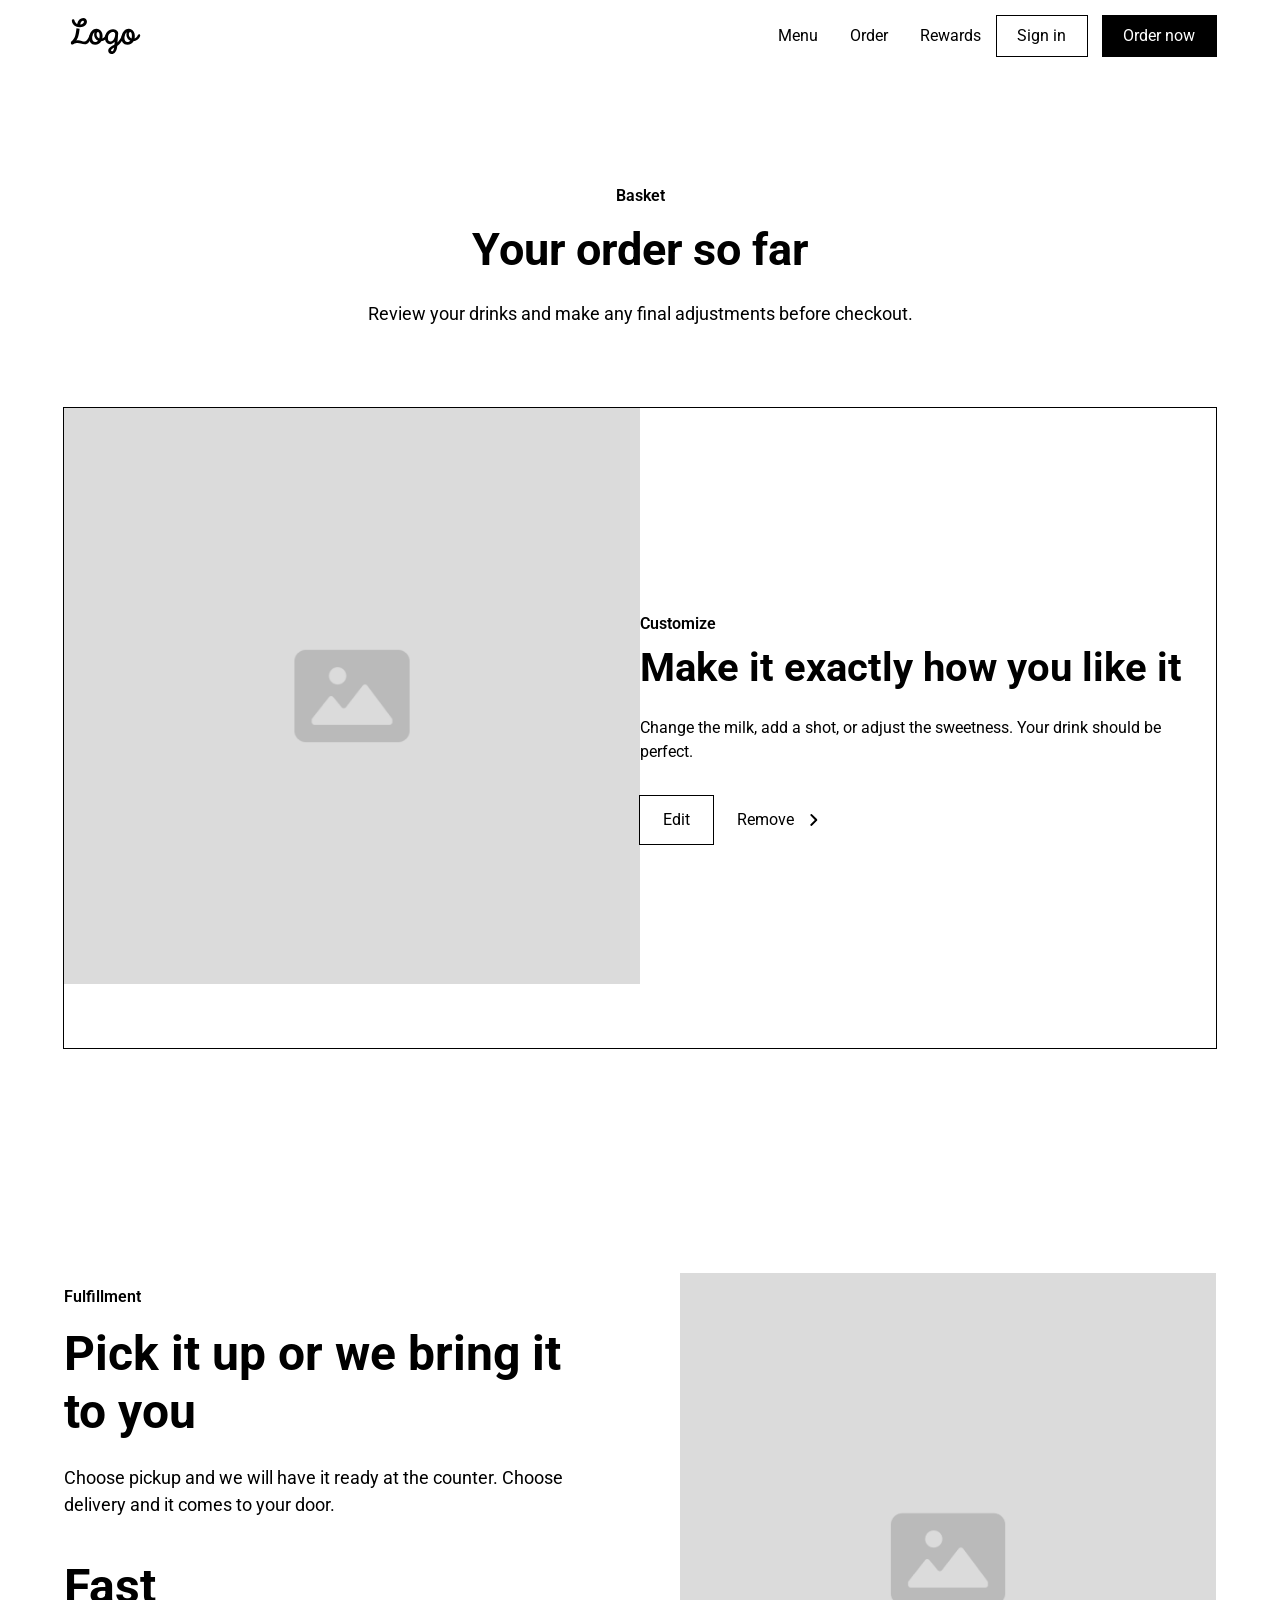
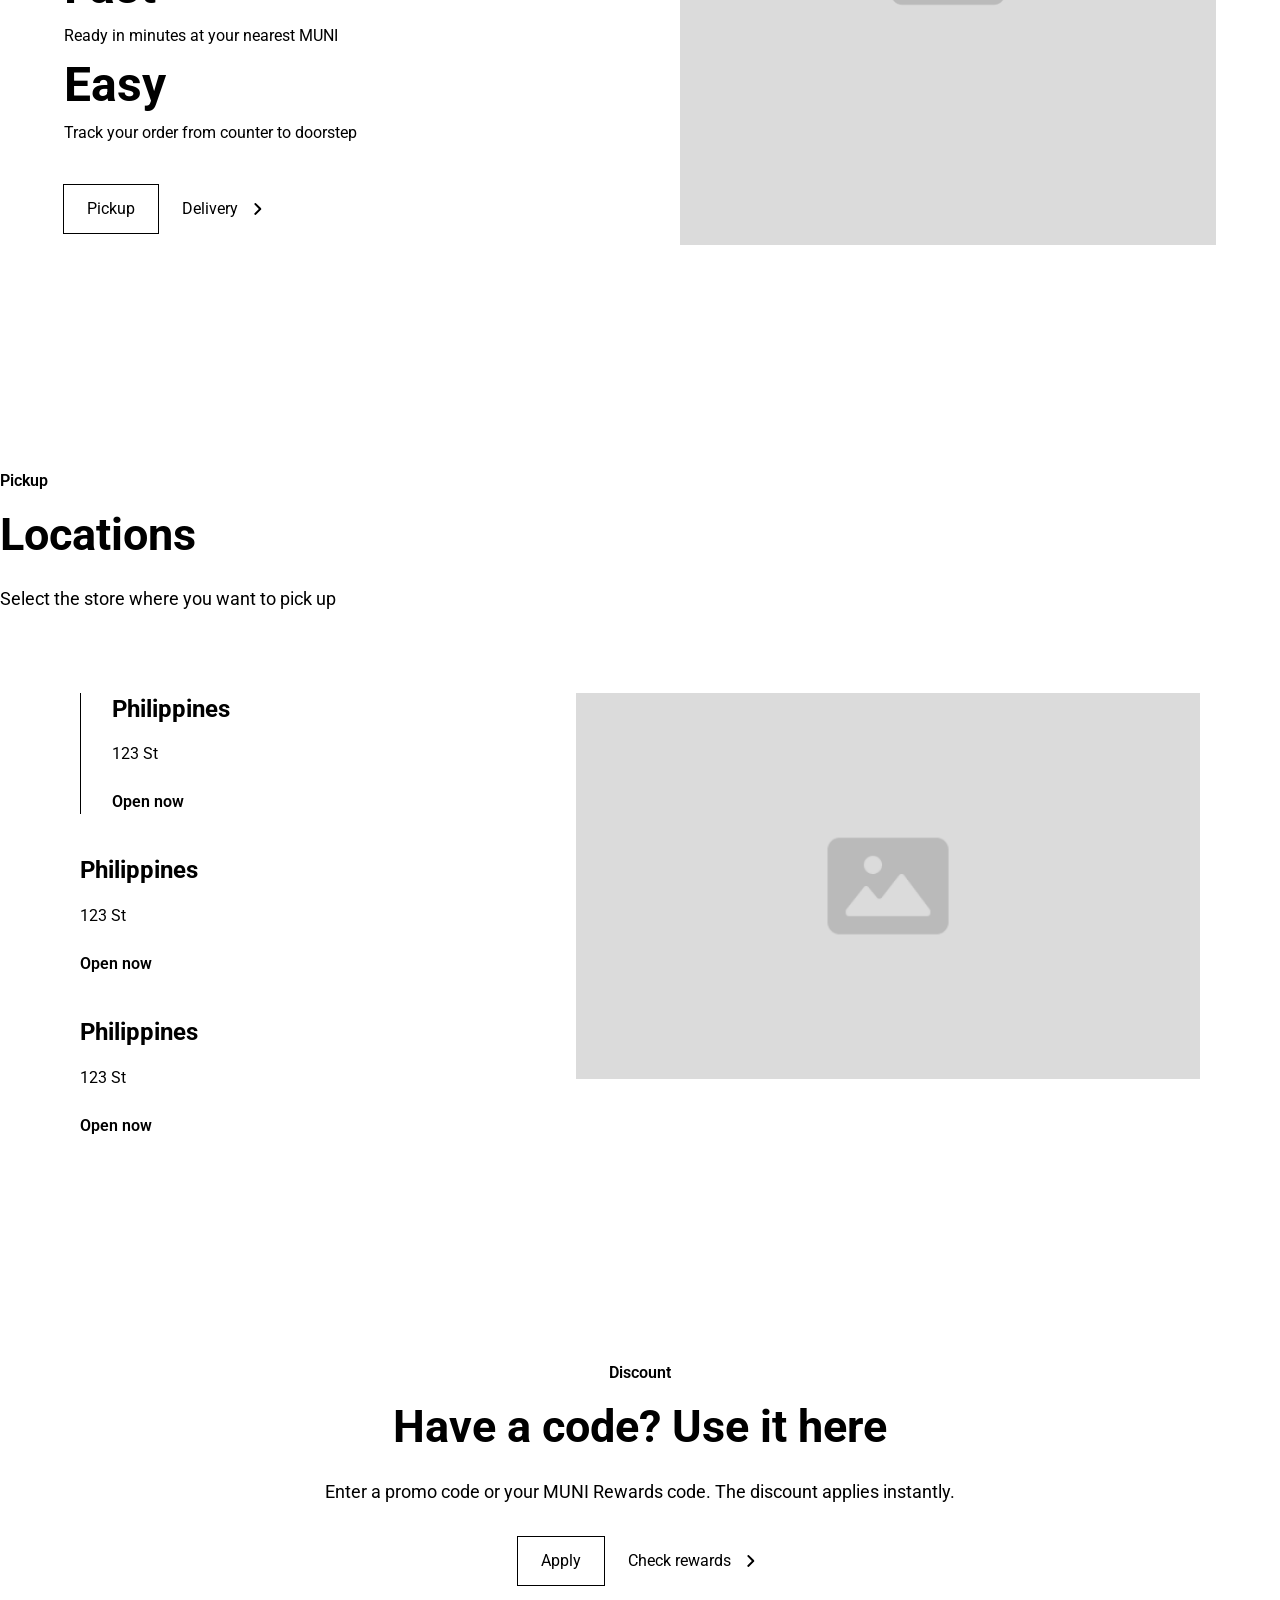
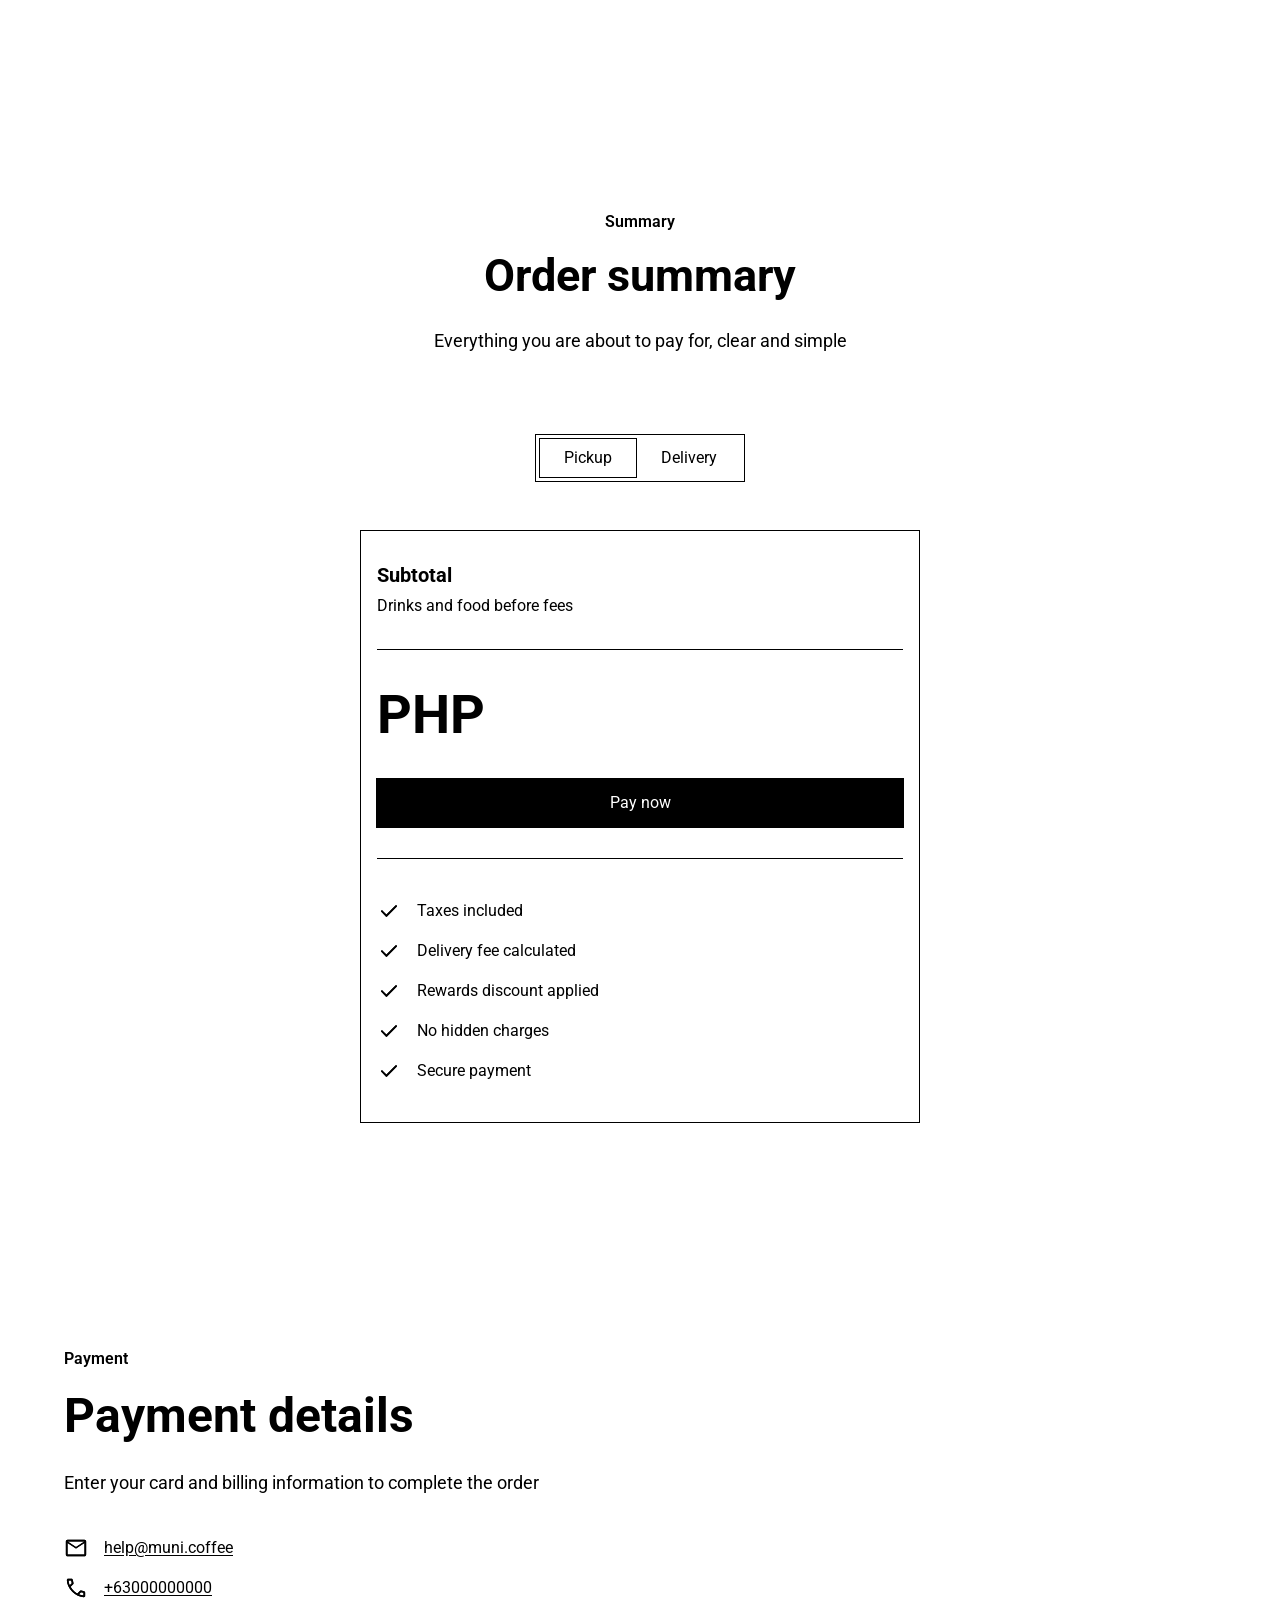
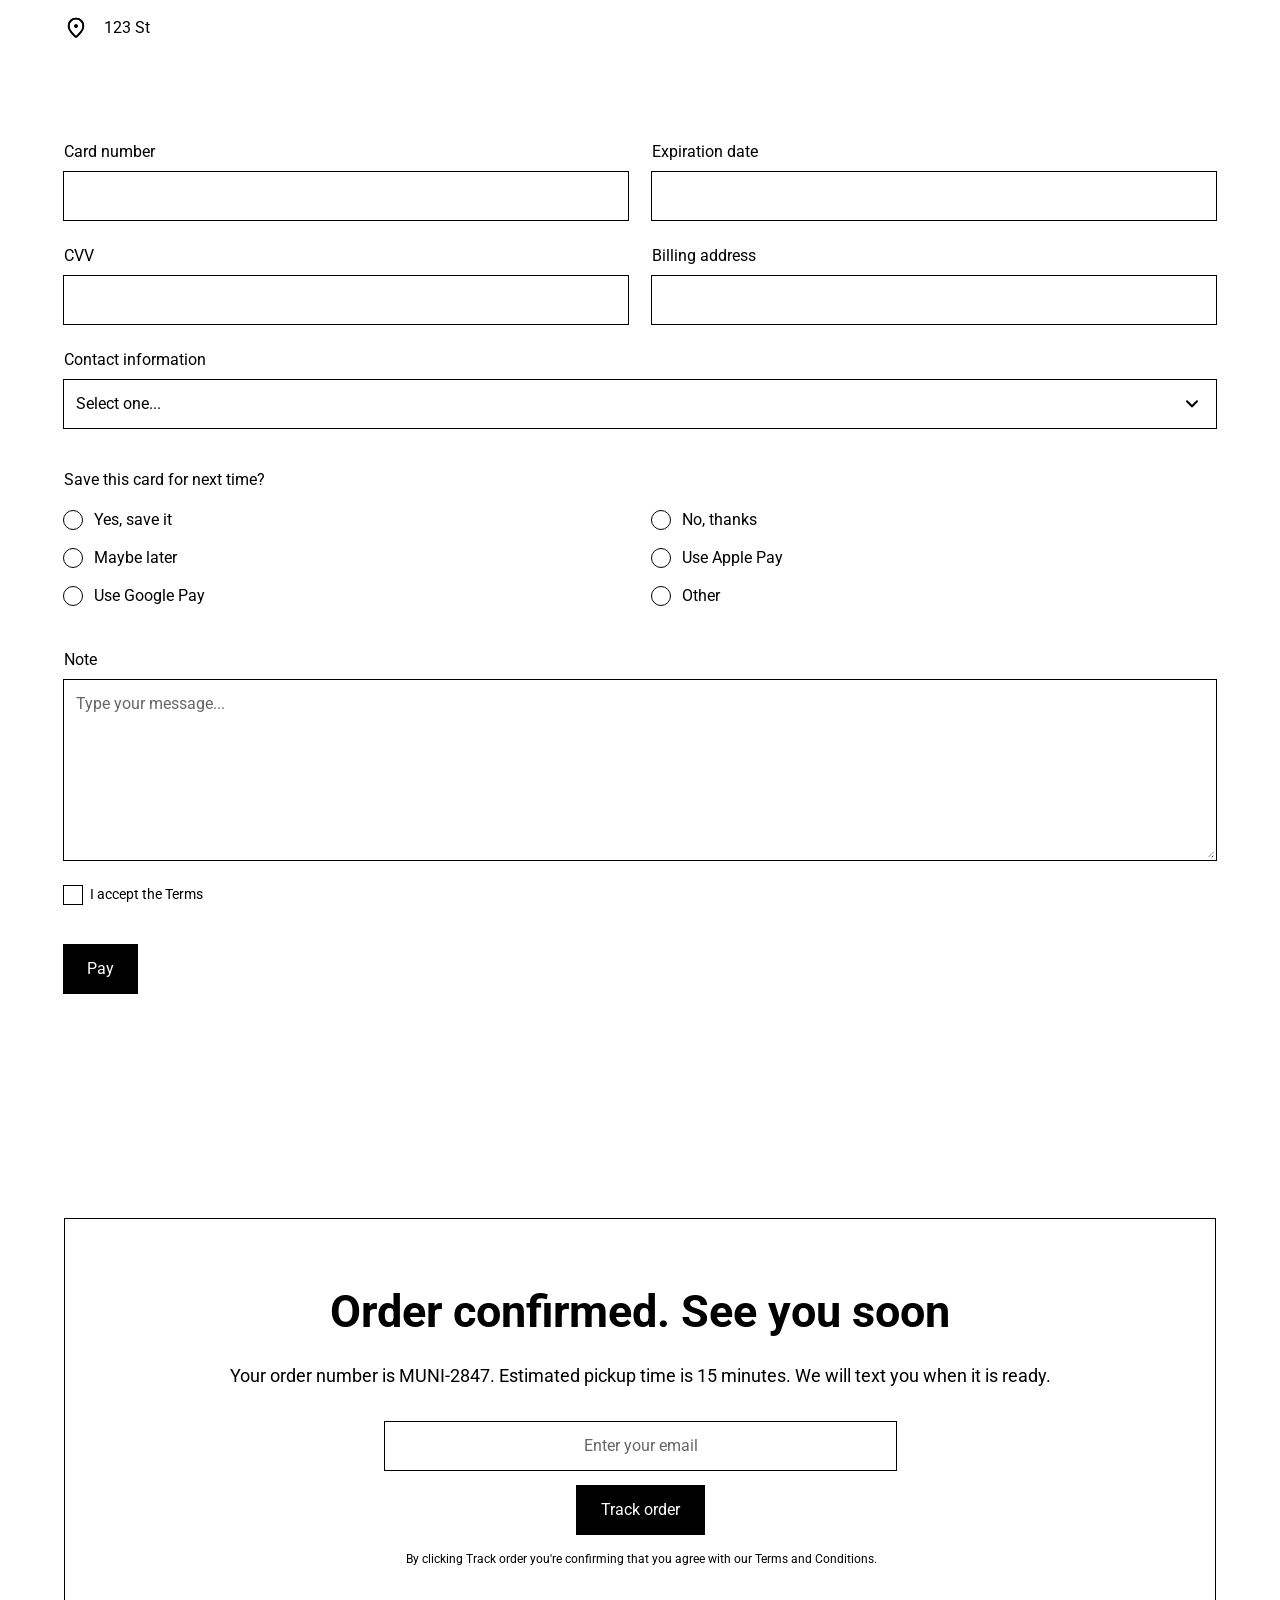
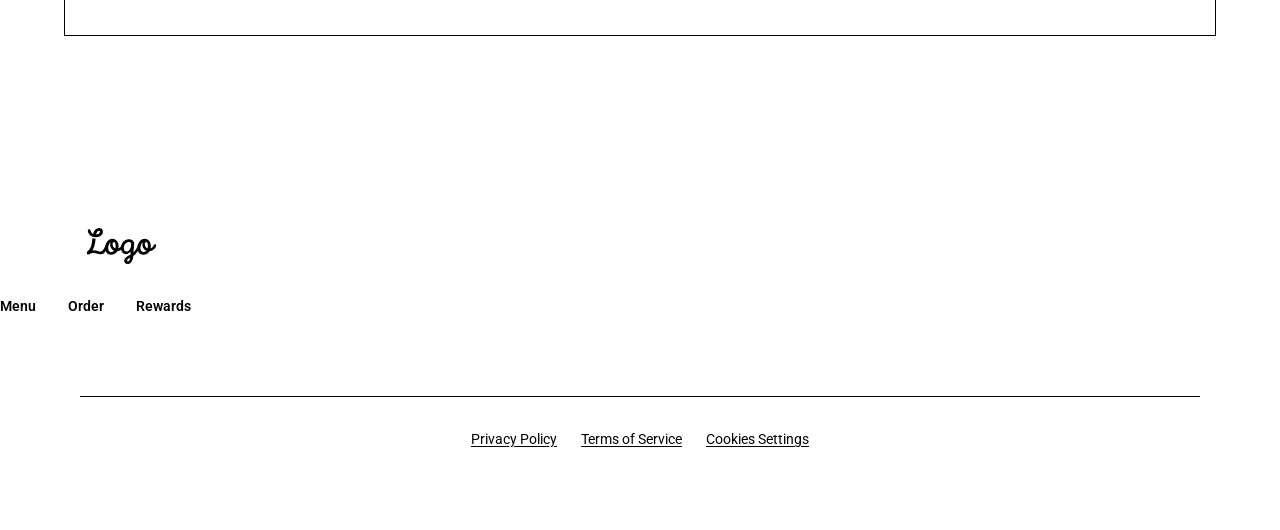
<file: basket-checkout2.html>
<!DOCTYPE html>
<html>
<head>
  <meta charset="utf-8" />
	<meta name="viewport" content="width=device-width, initial-scale=1, shrink-to-fit=no">
	<link href="https://fonts.googleapis.com/css2?family=Roboto:ital,wght@0,100;0,300;0,400;0,500;0,700;0,900;1,100;1,300;1,400;1,500;1,700;1,900&display=swap" rel="stylesheet">
	<link rel="stylesheet" href="css/reset.css" />
	<link rel="stylesheet" href="css/global.css" />
	<link rel="stylesheet" href="css/basket-checkout2.css" />

</head>

<body>
	<header class="header-b header1">
		<div class="header-container1">
			<object data="assets/footer-content/footer-logo.svg" class="chevron-right-a header-col2" type="image/svg+xml"></object>
			
			<div class="header-col3">
				<div class="header-col4">
					<p class="header-text-link4 text-regular-normal">Menu</p>
					<p class="header-text-link5 text-regular-normal">Order</p>
					<p class="header-text-link6 text-regular-normal">Rewards</p>
				</div>
				
				<div class="header-actions">
					<button class="header-btn header-btn1 hover-zoom">Sign in</button>
					<button class="header-btn header-btn2 hover-bright">Order now</button>
				</div>
			</div>
		</div>
	</header>
	
	<div class="layout1 section2">
		<div class="layout-container9">
			<div class="section-title-b section-title10">
				<p class="section-title-text2">Basket</p>
				
				<div class="content-e content7">
					<h2 class="content-subtitle5">Your order so far</h2>
					<p class="text-f content-text5">
						Review your drinks and make any final adjustments before checkout.
					</p>
				</div>
			</div>
			
			<div class="layout-component2 card4">
				<img src="assets/layout-component/layout-img.png" class="image-a layout-img2" />
				
				<div class="content-f content18">
					<div class="content-top1">
						<p class="content-text6">Customize</p>
						
						<div class="content-g content10">
							<h2 class="title-b content-subtitle6">Make it exactly how you like it</h2>
							<p class="text-b content-text7">
								Change the milk, add a shot, or adjust the sweetness. Your drink should be perfect.
							</p>
						</div>
					</div>
					
					<div class="actions-a actions7">
						<button class="btn-a actions-btn1 hover-zoom">Edit</button>
						
						<div class="button-a btn1">
							<p class="text-button-a button-text1">Remove</p>
							<object data="assets/button/button-chevron-right.svg" class="chevron-right-a button-chevron-right1" type="image/svg+xml"></object>
						</div>
					</div>
				</div>
			</div>
		</div>
	</div>
	
	<div class="layout2 section3">
		<div class="layout-container10">
			<div class="layout-content11">
				<div class="layout-content12">
					<div class="column-b section-title11">
						<p class="column-text2">Fulfillment</p>
						
						<div class="content-d content6">
							<h2 class="content-subtitle4">Pick it up or we bring it to you</h2>
							<p class="text-e content-text4">
								Choose pickup and we will have it ready at the counter. Choose delivery and it comes to your door.
							</p>
						</div>
					</div>
					
					<div class="layout-content13">
						<div class="list-item-c list-item7">
							<h2 class="subtitle-a list-item-subtitle">Fast</h2>
							<p class="st-name list-item-text3">Ready in minutes at your nearest MUNI</p>
						</div>
						
						<div class="list-item-c list-item8">
							<h2 class="subtitle-a list-item-subtitle">Easy</h2>
							<p class="st-name list-item-text3">Track your order from counter to doorstep</p>
						</div>
					</div>
				</div>
				
				<div class="actions-a actions14">
					<button class="btn-a actions-btn1 hover-zoom">Pickup</button>
					
					<div class="button-a btn1">
						<p class="text-button-a button-text1">Delivery</p>
						<object data="assets/button/button-chevron-right.svg" class="chevron-right-a button-chevron-right1" type="image/svg+xml"></object>
					</div>
				</div>
			</div>
			
			<img src="assets/layout-container/layout-placeholder2.png" class="placeholder-image-c layout-placeholder5" />
		</div>
	</div>
	
	<div class="contact-c contact1">
		<div class="contact-container3">
			<div class="contact-section-title">
				<p class="contact-text">Pickup</p>
				
				<div class="section-title-c content15">
					<h2 class="section-title-subtitle1">Locations</h2>
					<p class="text-h section-title-text3">Select the store where you want to pick up</p>
				</div>
			</div>
			
			<div class="contact-content6">
				<div class="contact-tabs-menu">
					<div class="tab-horizontal card-tab-horizontal">
						<div class="content-h content16">
							<h2 class="subtitle-b content-subtitle7">Philippines</h2>
							<p class="text-b content-text8">123 St</p>
						</div>
						
						<p class="text-link tab-horizontal-text">Open now</p>
					</div>
					
					<div class="tab-horizontal tab-horizontal1">
						<div class="content-h content16">
							<h2 class="subtitle-b content-subtitle7">Philippines</h2>
							<p class="text-b content-text8">123 St</p>
						</div>
						
						<p class="text-link tab-horizontal-text">Open now</p>
					</div>
					
					<div class="tab-horizontal tab-horizontal2">
						<div class="content-h content16">
							<h2 class="subtitle-b content-subtitle7">Philippines</h2>
							<p class="text-b content-text8">123 St</p>
						</div>
						
						<p class="text-link tab-horizontal-text">Open now</p>
					</div>
				</div>
				
				<img src="assets/contact-content/contact-tabs-content.png" class="placeholder-image-c contact-tabs-content" />
			</div>
		</div>
	</div>
	
	<div class="layout3 section2">
		<div class="layout-container11">
			<div class="section-title-b content19">
				<p class="section-title-text2">Discount</p>
				
				<div class="content-e content7">
					<h2 class="content-subtitle5">Have a code? Use it here</h2>
					<p class="text-f content-text5">
						Enter a promo code or your MUNI Rewards code. The discount applies instantly.
					</p>
				</div>
			</div>
			
			<div class="actions-a actions15">
				<button class="btn-a actions-btn1 hover-zoom">Apply</button>
				
				<div class="button-a btn1">
					<p class="text-button-a button-text1">Check rewards</p>
					<object data="assets/button/button-chevron-right.svg" class="chevron-right-a button-chevron-right1" type="image/svg+xml"></object>
				</div>
			</div>
		</div>
	</div>
	
	<div class="pricing section2">
		<div class="pricing-container group2">
			<div class="section-title-b section-title12">
				<p class="section-title-text2">Summary</p>
				
				<div class="content-e content7">
					<h2 class="content-subtitle5">Order summary</h2>
					<p class="text-f content-text5">
						Everything you are about to pay for, clear and simple
					</p>
				</div>
			</div>
			
			<div class="pricing-content">
				<div class="tabs-b tabs1">
					<button class="tabs-btn2 text-regular-normal btn4 hover-bright">Pickup</button>
					<p class="tabs-text2 text-regular-normal">Delivery</p>
				</div>
				
				<div class="card-tabs-content">
					<div class="card-tabs-content-price-title">
						<p class="card-tabs-content-text-heading heading-h9">Subtotal</p>
						<p class="text-b card-tabs-content-text">Drinks and food before fees</p>
					</div>
					
					<div class="card-tabs-content-line-b card-tabs-content-line1"></div>
					
					<div class="card-tabs-content-content">
						<h1 class="card-tabs-content-title heading-h10">PHP</h1>
						<button class="btn-a card-tabs-content-btn-actions hover-bright">Pay now</button>
					</div>
					
					<div class="card-tabs-content-line-b card-tabs-content-line2"></div>
					
					<div class="card-tabs-content-list">
						<div class="list-item-a list-item9">
							<object data="assets/table-cell/table-cell-check.svg" class="chevron-right-a list-item-edit" type="image/svg+xml"></object>
							<p class="list-item-text1">Taxes included</p>
						</div>
						
						<div class="list-item-a list-item10">
							<object data="assets/table-cell/table-cell-check.svg" class="chevron-right-a list-item-edit" type="image/svg+xml"></object>
							<p class="list-item-text1">Delivery fee calculated</p>
						</div>
						
						<div class="list-item-a list-item11">
							<object data="assets/table-cell/table-cell-check.svg" class="chevron-right-a list-item-edit" type="image/svg+xml"></object>
							<p class="list-item-text1">Rewards discount applied</p>
						</div>
						
						<div class="list-item-a list-item12">
							<object data="assets/table-cell/table-cell-check.svg" class="chevron-right-a list-item-edit" type="image/svg+xml"></object>
							<p class="list-item-text1">No hidden charges</p>
						</div>
						
						<div class="list-item-a list-item13">
							<object data="assets/table-cell/table-cell-check.svg" class="chevron-right-a list-item-edit" type="image/svg+xml"></object>
							<p class="list-item-text1">Secure payment</p>
						</div>
					</div>
				</div>
			</div>
		</div>
	</div>
	
	<div class="contact2 section3">
		<div class="contact-container4">
			<div class="contact-content7">
				<div class="column-b section-title13">
					<p class="column-text2">Payment</p>
					
					<div class="content-d content6">
						<h2 class="content-subtitle4">Payment details</h2>
						<p class="text-e content-text4">
							Enter your card and billing information to complete the order
						</p>
					</div>
				</div>
				
				<div class="contact-content8">
					<div class="row-e row16">
						<object data="assets/row/row-mail.svg" class="chevron-right-a row-mail1" type="image/svg+xml"></object>
						<a class="text-button-a row-link-text1" href="#">help@muni.coffee</a>
					</div>
					
					<div class="row-e row17">
						<object data="assets/row/row-call.svg" class="chevron-right-a row-mail1" type="image/svg+xml"></object>
						<a class="text-button-a row-link-text1" href="#">+63000000000</a>
					</div>
					
					<div class="list-item-a row18">
						<object data="assets/row/row-location.svg" class="chevron-right-a list-item-edit" type="image/svg+xml"></object>
						<p class="list-item-text1">123 St</p>
					</div>
				</div>
			</div>
			
			<div class="form form2">
				<div class="inputs inputs2">
					<div class="input-a input1">
						<p class="st-name input-text-first1">Card number</p>
						<div class="text-input-a input-text1"></div>
					</div>
					
					<div class="input-a input2">
						<p class="st-name input-text-first1">Expiration date</p>
						<div class="text-input-a input-text1"></div>
					</div>
				</div>
				
				<div class="inputs inputs3">
					<div class="input-a input1">
						<p class="st-name input-text-first1">CVV</p>
						<div class="text-input-a input-text1"></div>
					</div>
					
					<div class="input-a input2">
						<p class="st-name input-text-first1">Billing address</p>
						<div class="text-input-a input-text1"></div>
					</div>
				</div>
				
				<div class="form-input1">
					<p class="text-b form-text-choose">Contact information</p>
					
					<div class="select-a select2">
						<p class="select-text1 text-regular-normal">Select one...</p>
						<object data="assets/select/select-keyboard.svg" class="select-keyboard-arrow-down-a select-keyboard1" type="image/svg+xml"></object>
					</div>
				</div>
				
				<div class="form-radios">
					<p class="text-b form-text-which">Save this card for next time?</p>
					
					<div class="form-content">
						<div class="row-f row13">
							<div class="radio-a radio1">
								<div class="radio-circle1 circle"></div>
								<p class="radio-text1">Yes, save it</p>
							</div>
							
							<div class="radio-a radio2">
								<div class="radio-circle1 circle"></div>
								<p class="radio-text1">No, thanks</p>
							</div>
						</div>
						
						<div class="row-f row14">
							<div class="radio-a radio1">
								<div class="radio-circle1 circle"></div>
								<p class="radio-text1">Maybe later</p>
							</div>
							
							<div class="radio-a radio2">
								<div class="radio-circle1 circle"></div>
								<p class="radio-text1">Use Apple Pay</p>
							</div>
						</div>
						
						<div class="row-f row15">
							<div class="radio-a radio1">
								<div class="radio-circle1 circle"></div>
								<p class="radio-text1">Use Google Pay</p>
							</div>
							
							<div class="radio-a radio2">
								<div class="radio-circle1 circle"></div>
								<p class="radio-text1">Other</p>
							</div>
						</div>
					</div>
				</div>
				
				<div class="form-input2">
					<p class="text-b form-text-message">Note</p>
					
					<div class="text-area-a text-area2">
						<p class="text-area-type-your1 text-regular-normal">Type your message...</p>
						<object data="assets/text-area/text-area-graphic.svg" class="text-area-graphic1" type="image/svg+xml"></object>
						<object data="assets/text-area/text-area-graphic2.svg" class="text-area-graphic2" type="image/svg+xml"></object>
					</div>
				</div>
				
				<div class="checkbox-a checkbox2">
					<div class="checkbox-checkbox1 card5"></div>
					<p class="checkbox-text1 text-small-normal">I accept the Terms</p>
				</div>
				
				<button class="btn-a form-btn hover-bright">Pay</button>
			</div>
		</div>
	</div>
	
	<div class="cta1 section3">
		<div class="cta-container3">
			<div class="content-e content20">
				<h2 class="content-subtitle5">Order confirmed. See you soon</h2>
				<p class="text-f content-text5">
					Your order number is MUNI-2847. Estimated pickup time is 15 minutes. We will text you when it is ready.
				</p>
			</div>
			
			<div class="actions-d actions16">
				<div class="input-group">
					<input class="input-group-text text-regular-normal input5" value="Enter your email" />
					<button class="btn-b input-group-btn hover-bright">Track order</button>
				</div>
				
				<p class="text-by-clicking-sign actions-text">
					By clicking Track order you're confirming that you agree with our Terms and Conditions.
				</p>
			</div>
		</div>
	</div>
	
	<footer class="footer-b footer1">
		<div class="footer-container2">
			<div class="footer-content2">
				<object data="assets/footer-content/footer-logo.svg" class="shop footer-logo2" type="image/svg+xml"></object>
				
				<div class="footer-links2">
					<p class="footer-text">Menu</p>
					<p class="footer-text">Order</p>
					<p class="footer-text">Rewards</p>
				</div>
			</div>
			
			<div class="footer-credits2">
				<a class="footer-link-a" href="#">Privacy Policy</a>
				<a class="footer-link-a" href="#">Terms of Service</a>
				<a class="footer-link-a" href="#">Cookies Settings</a>
			</div>
		</div>
	</footer>
</body>

</html>
</file>
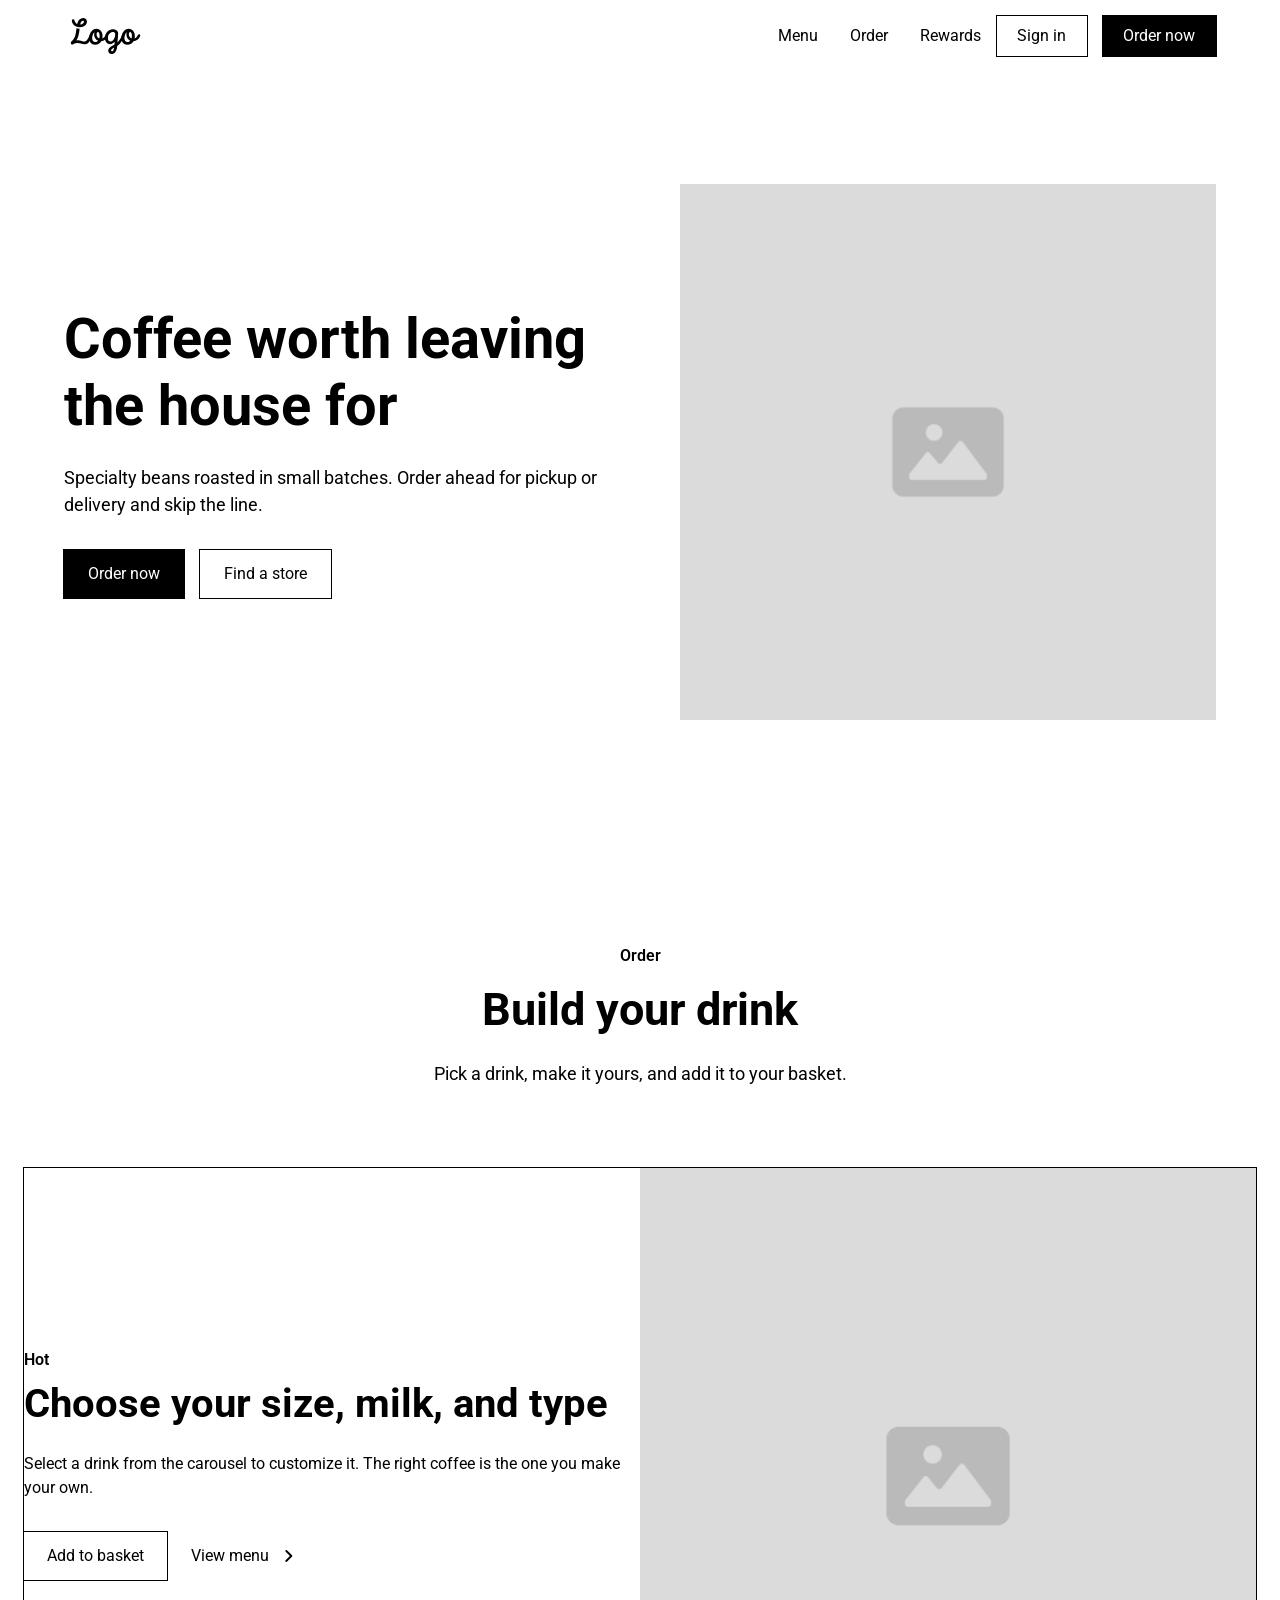
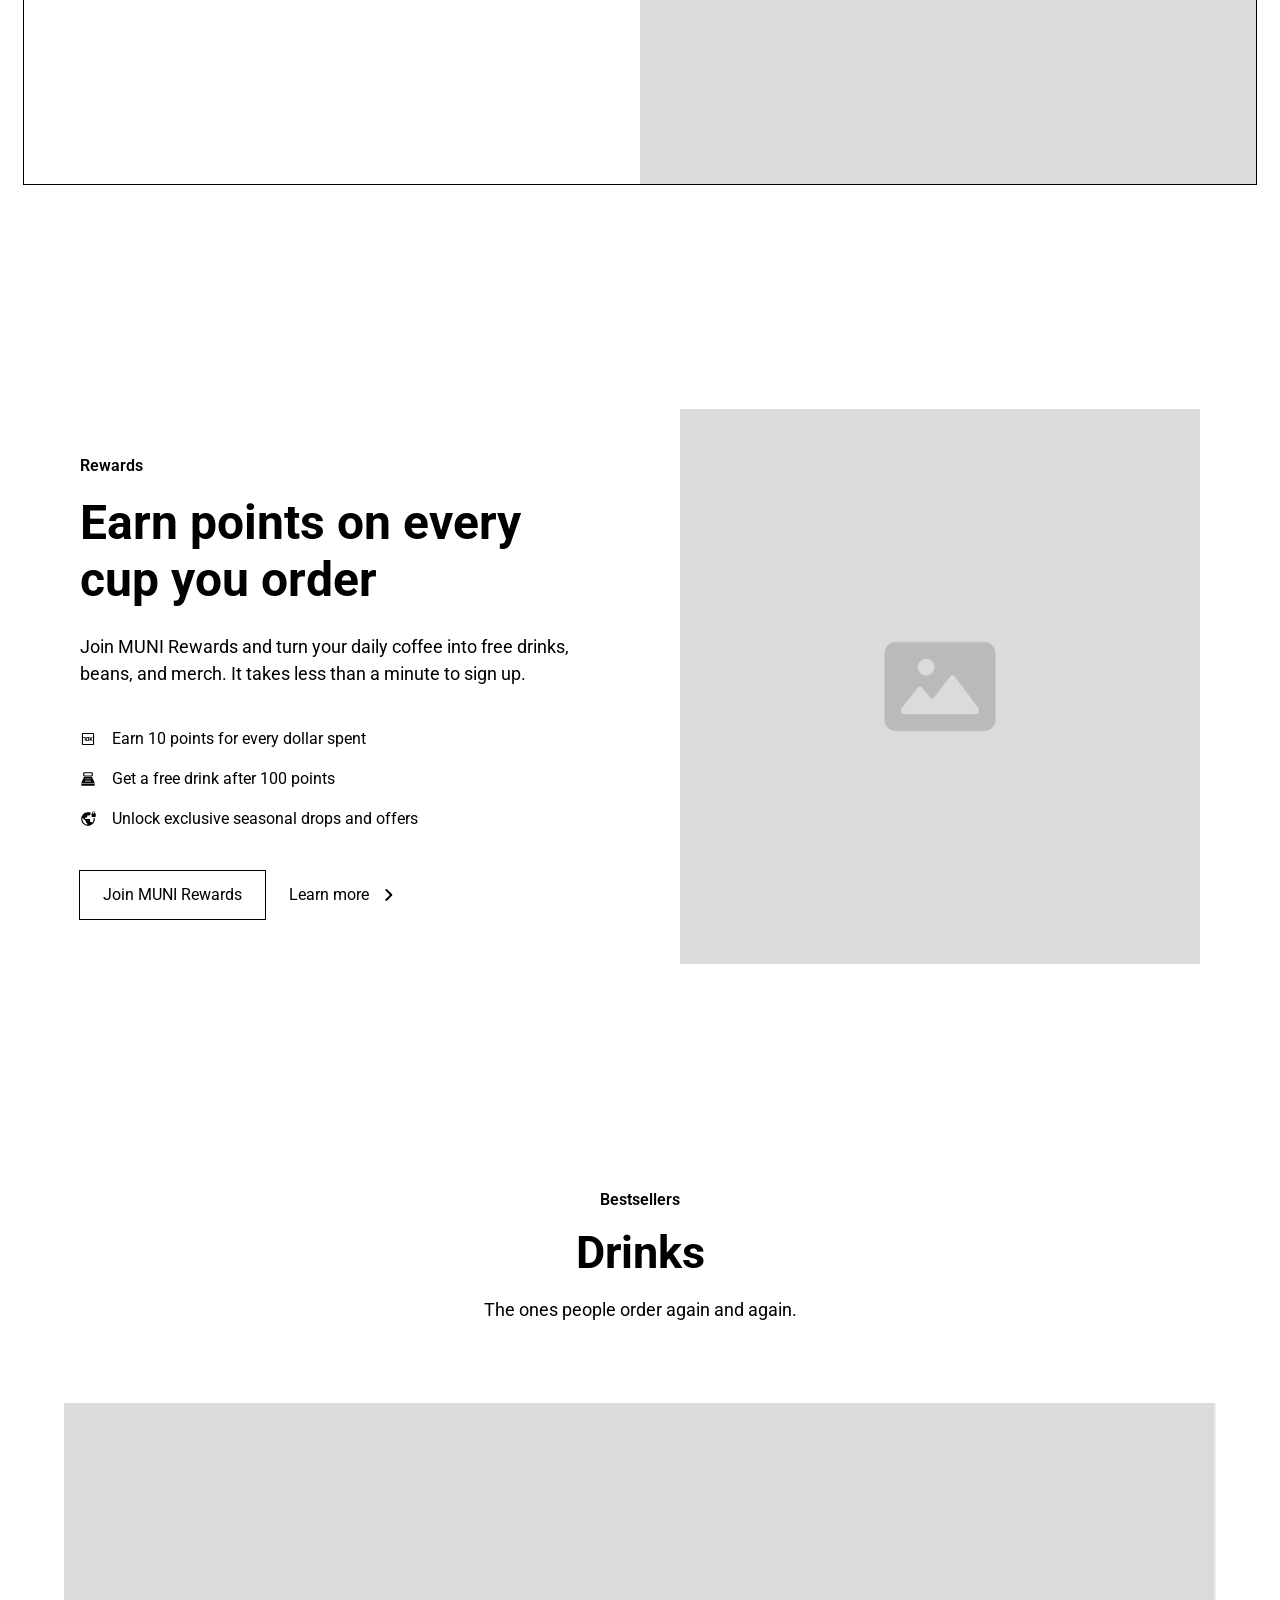
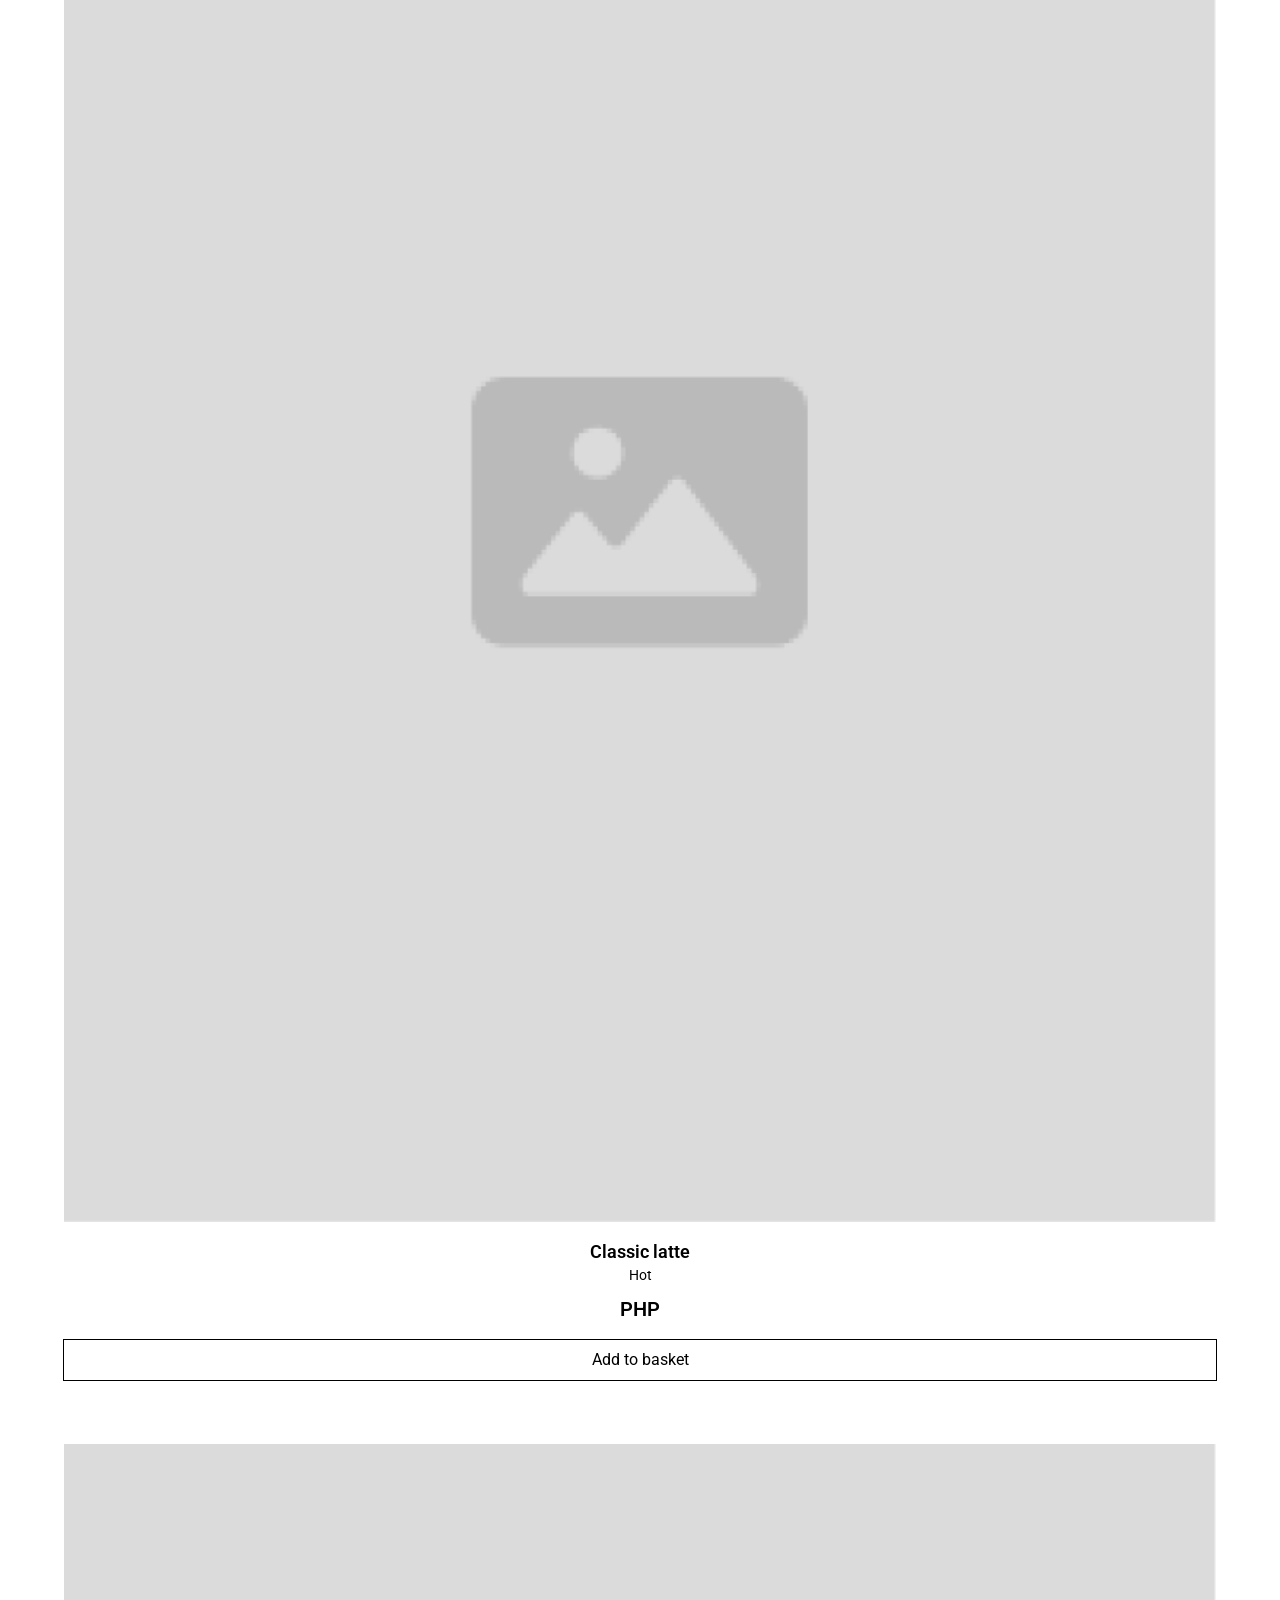
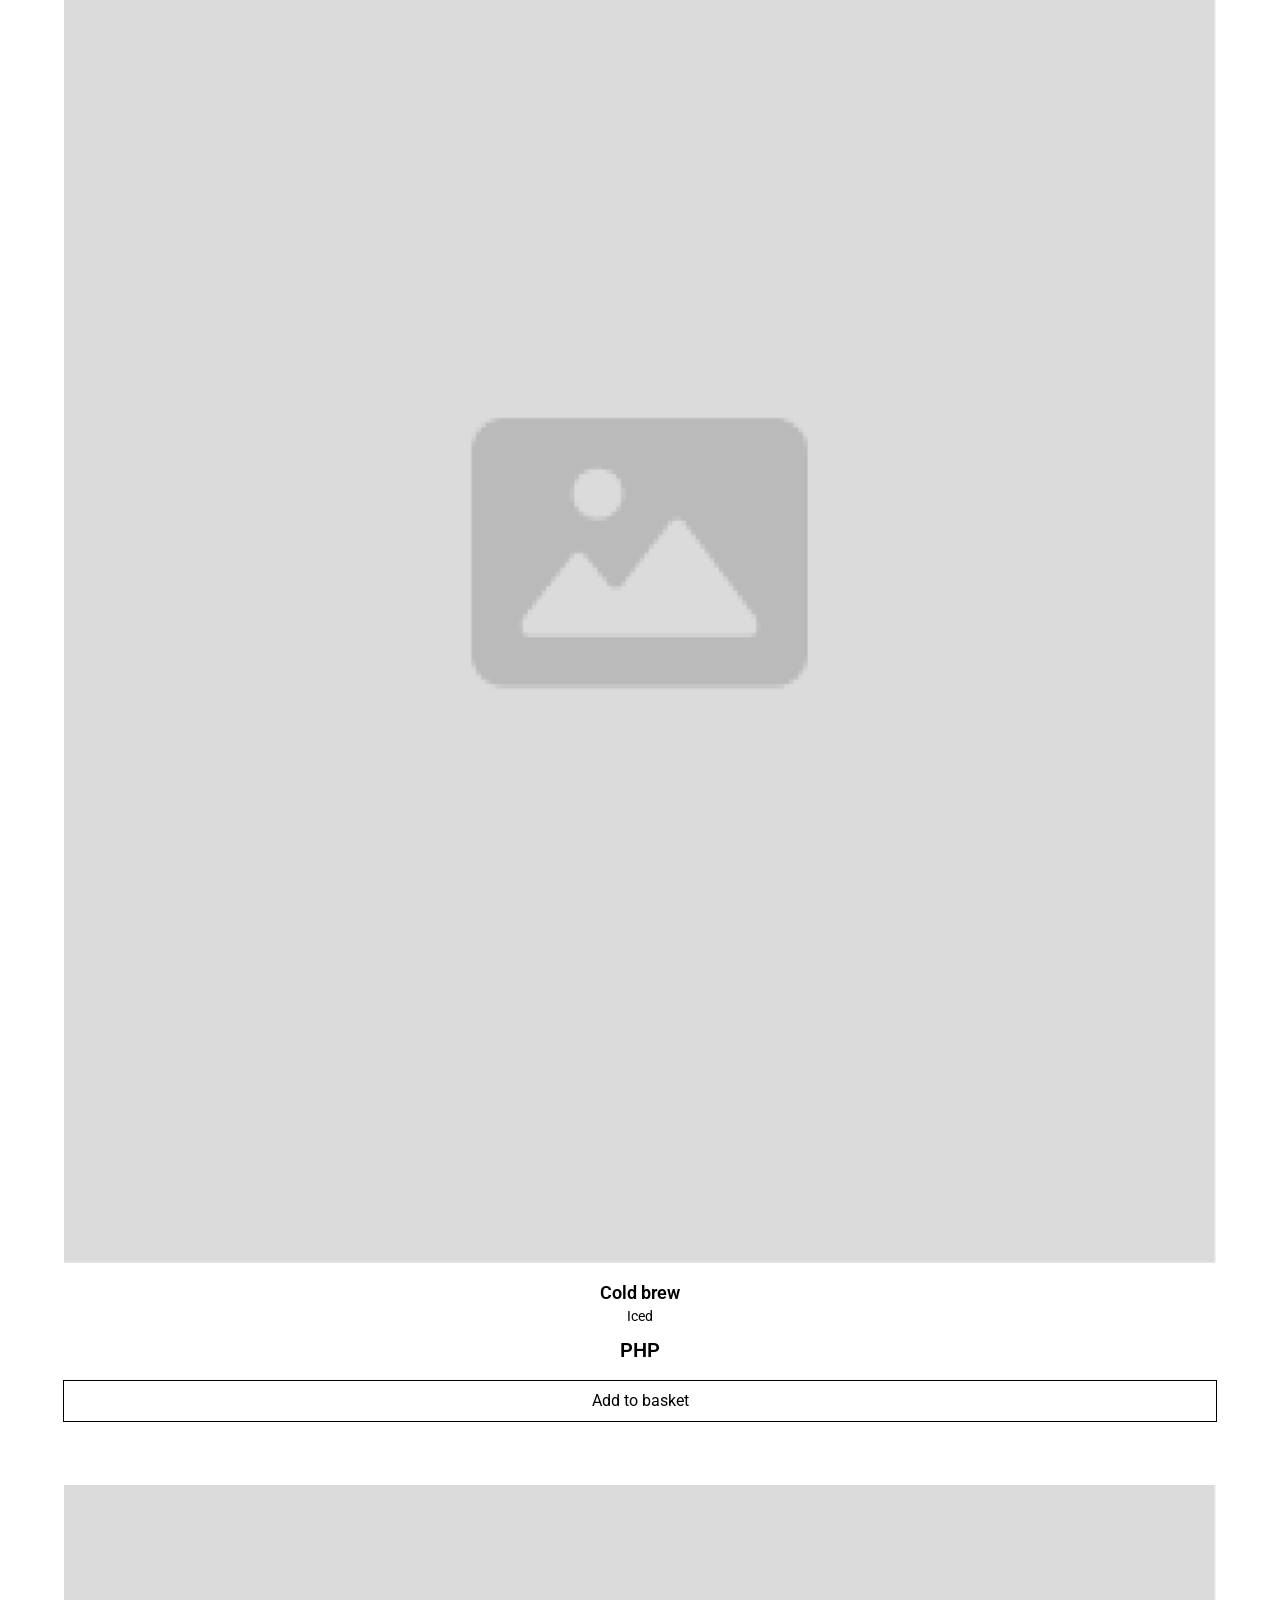
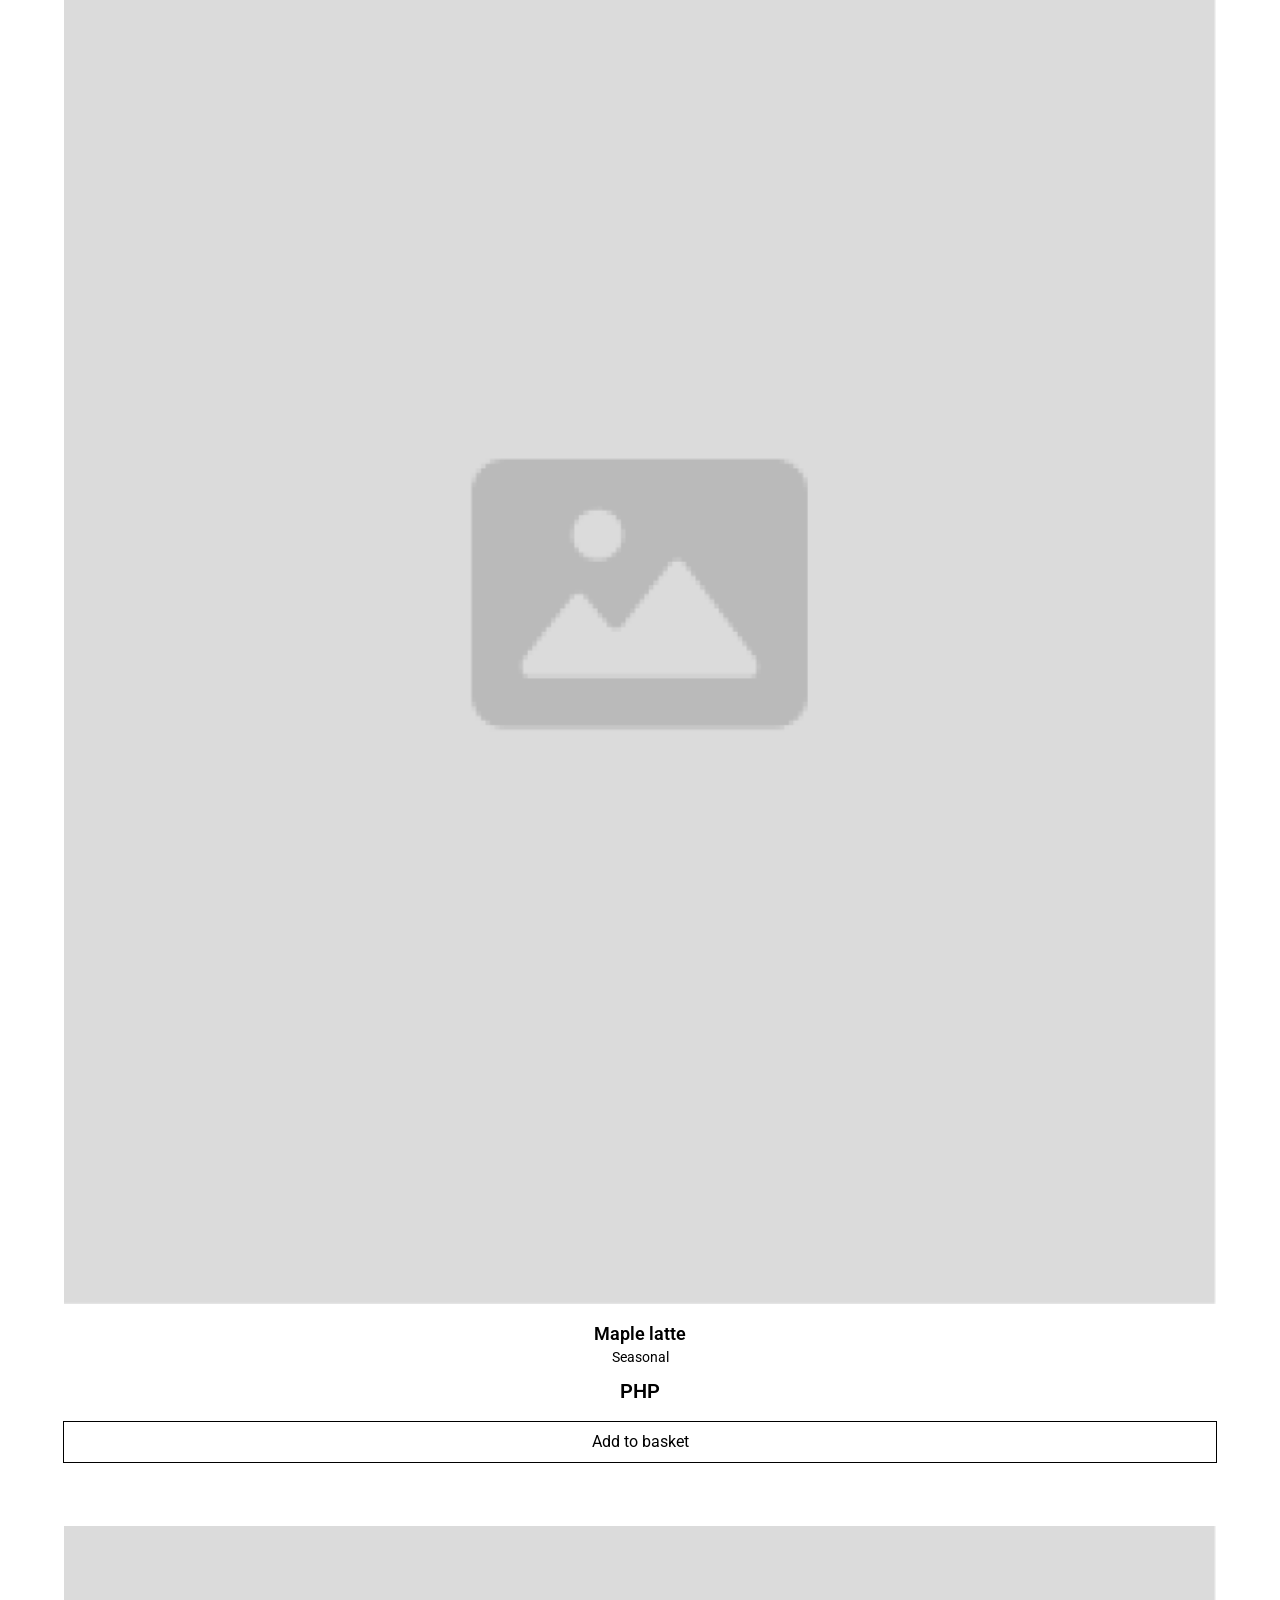
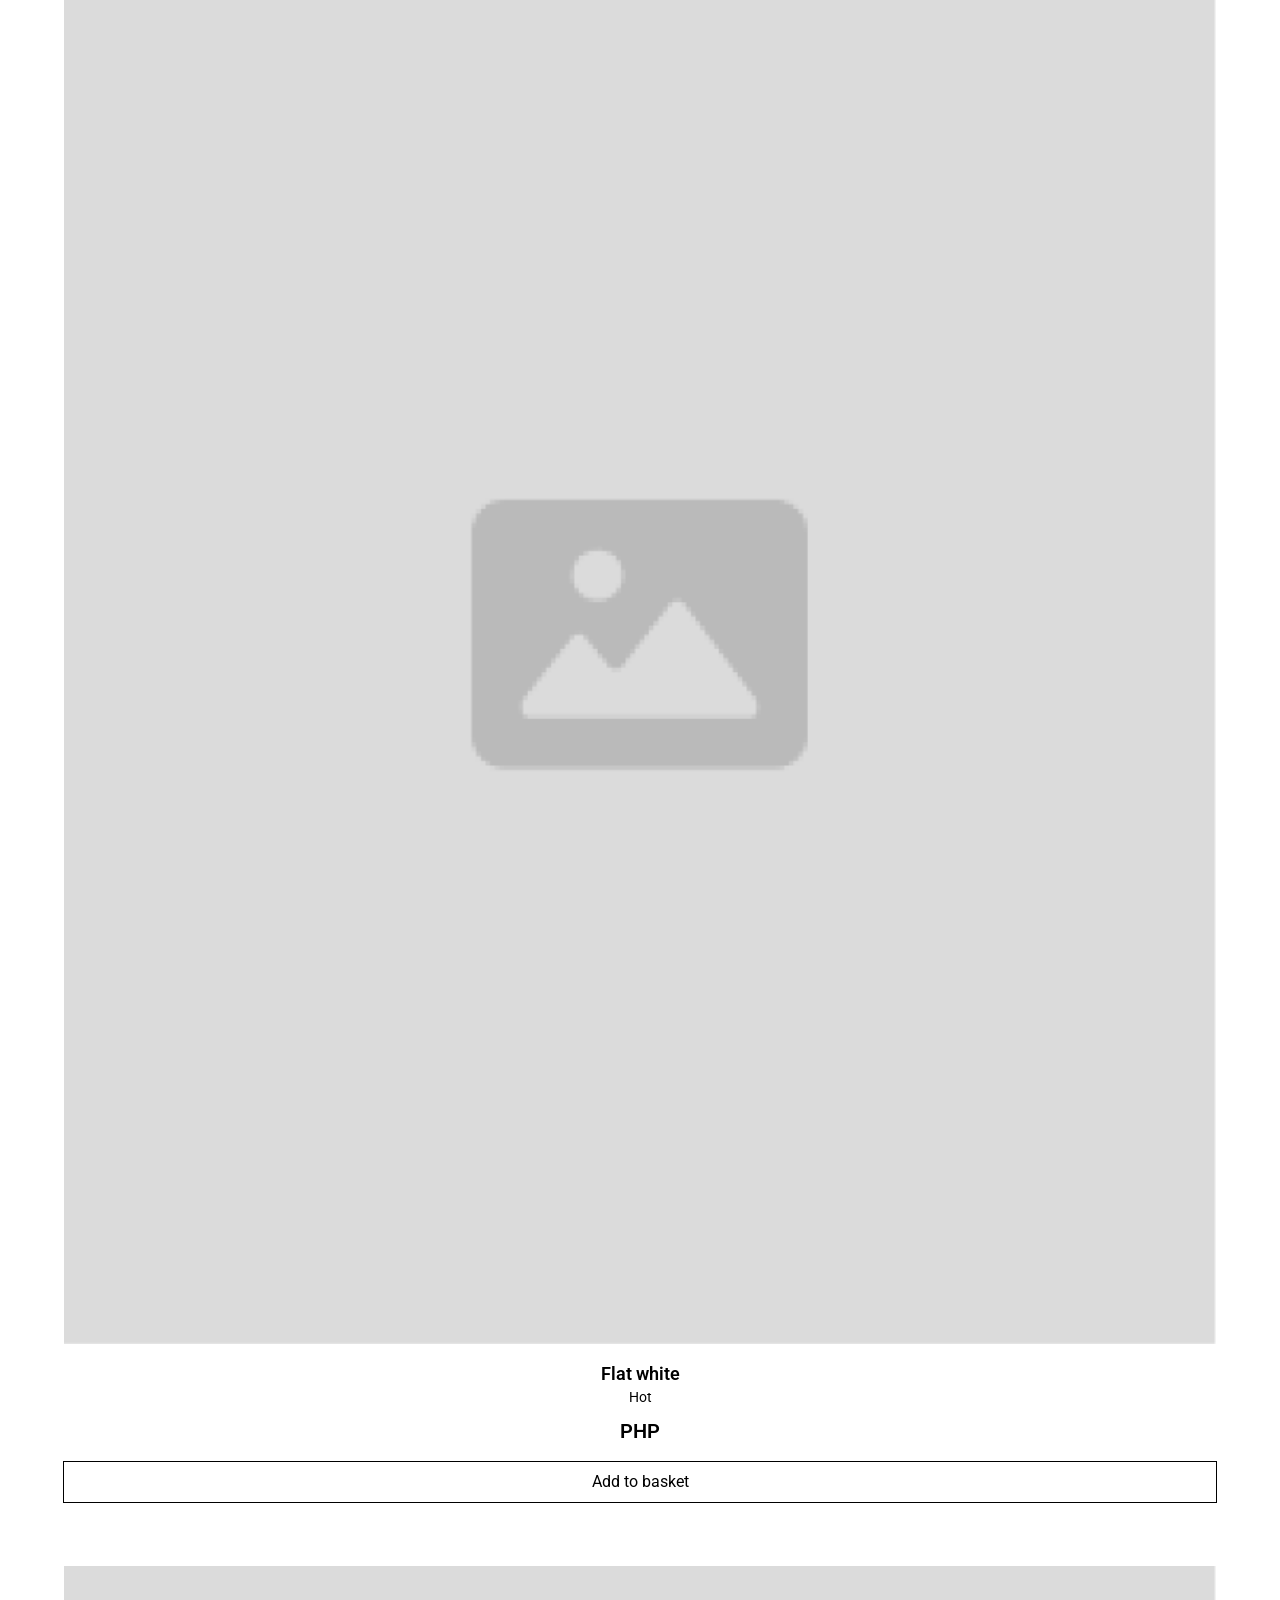
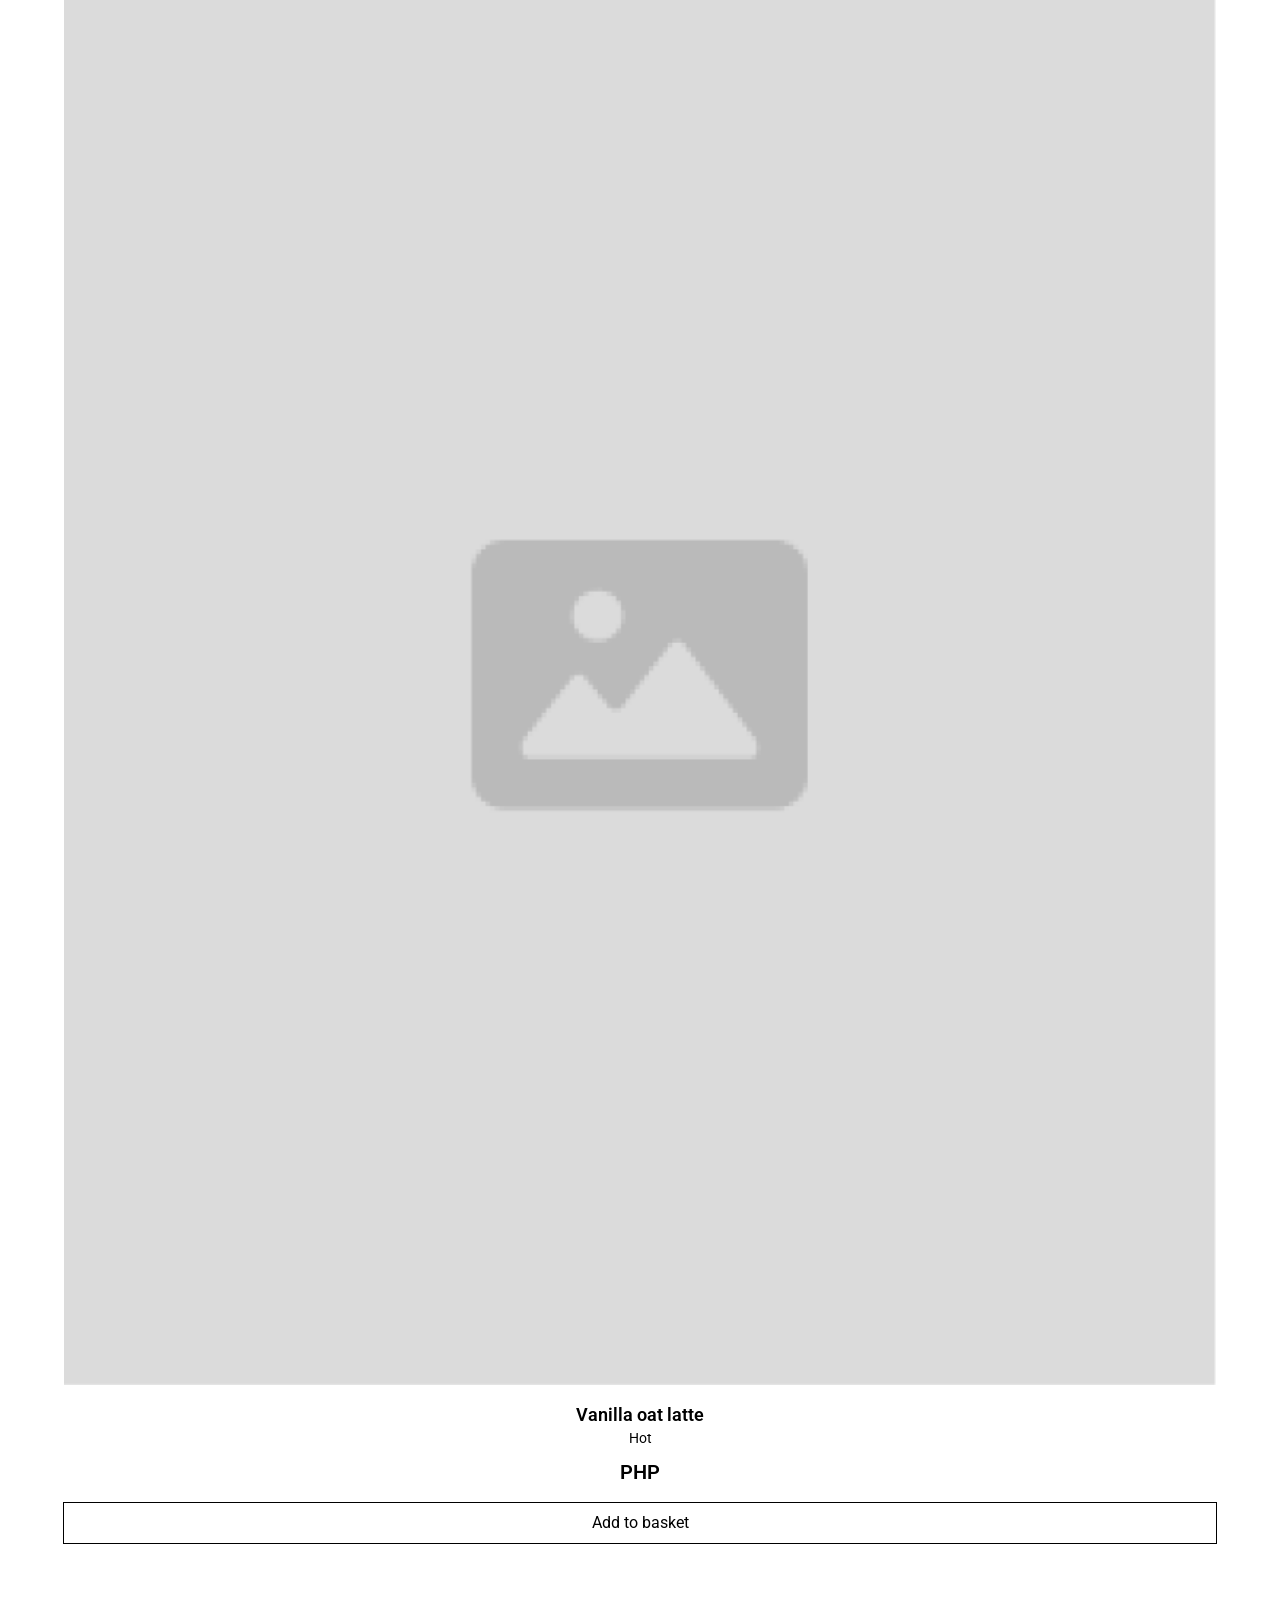
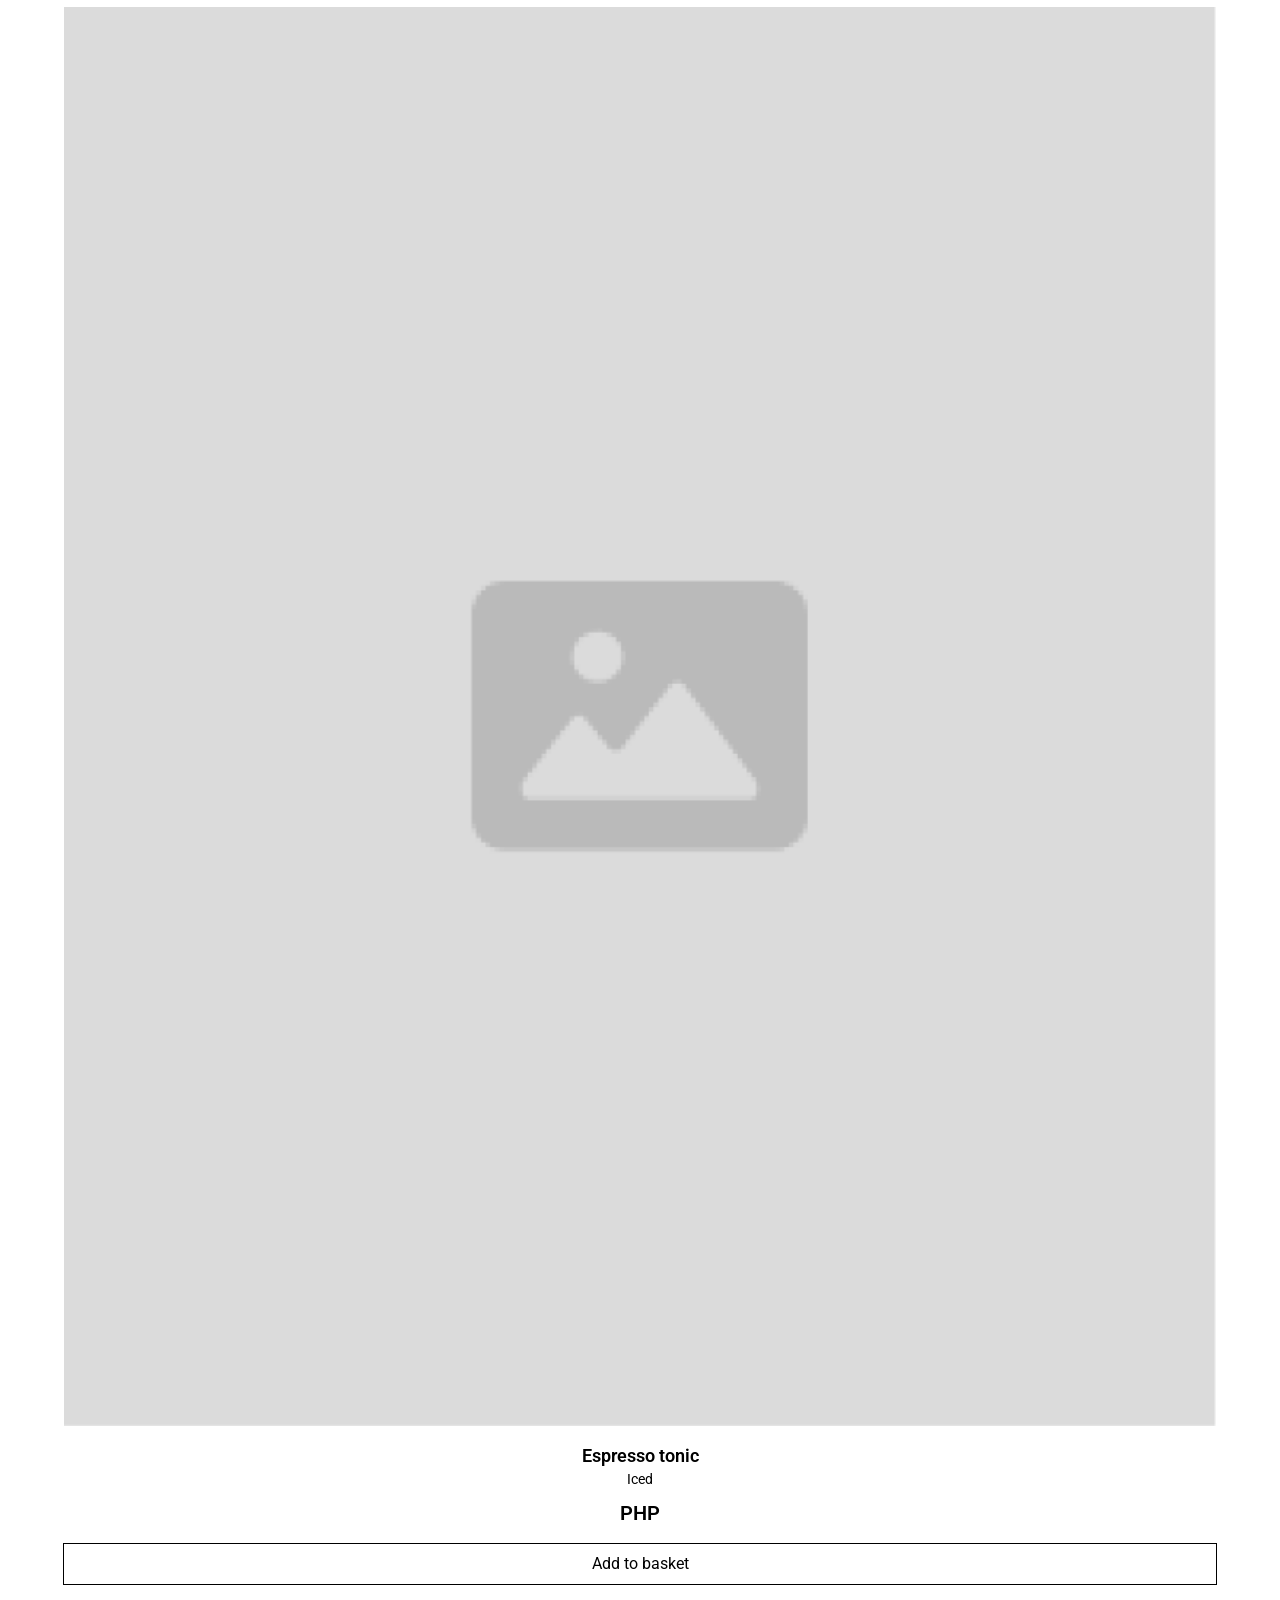
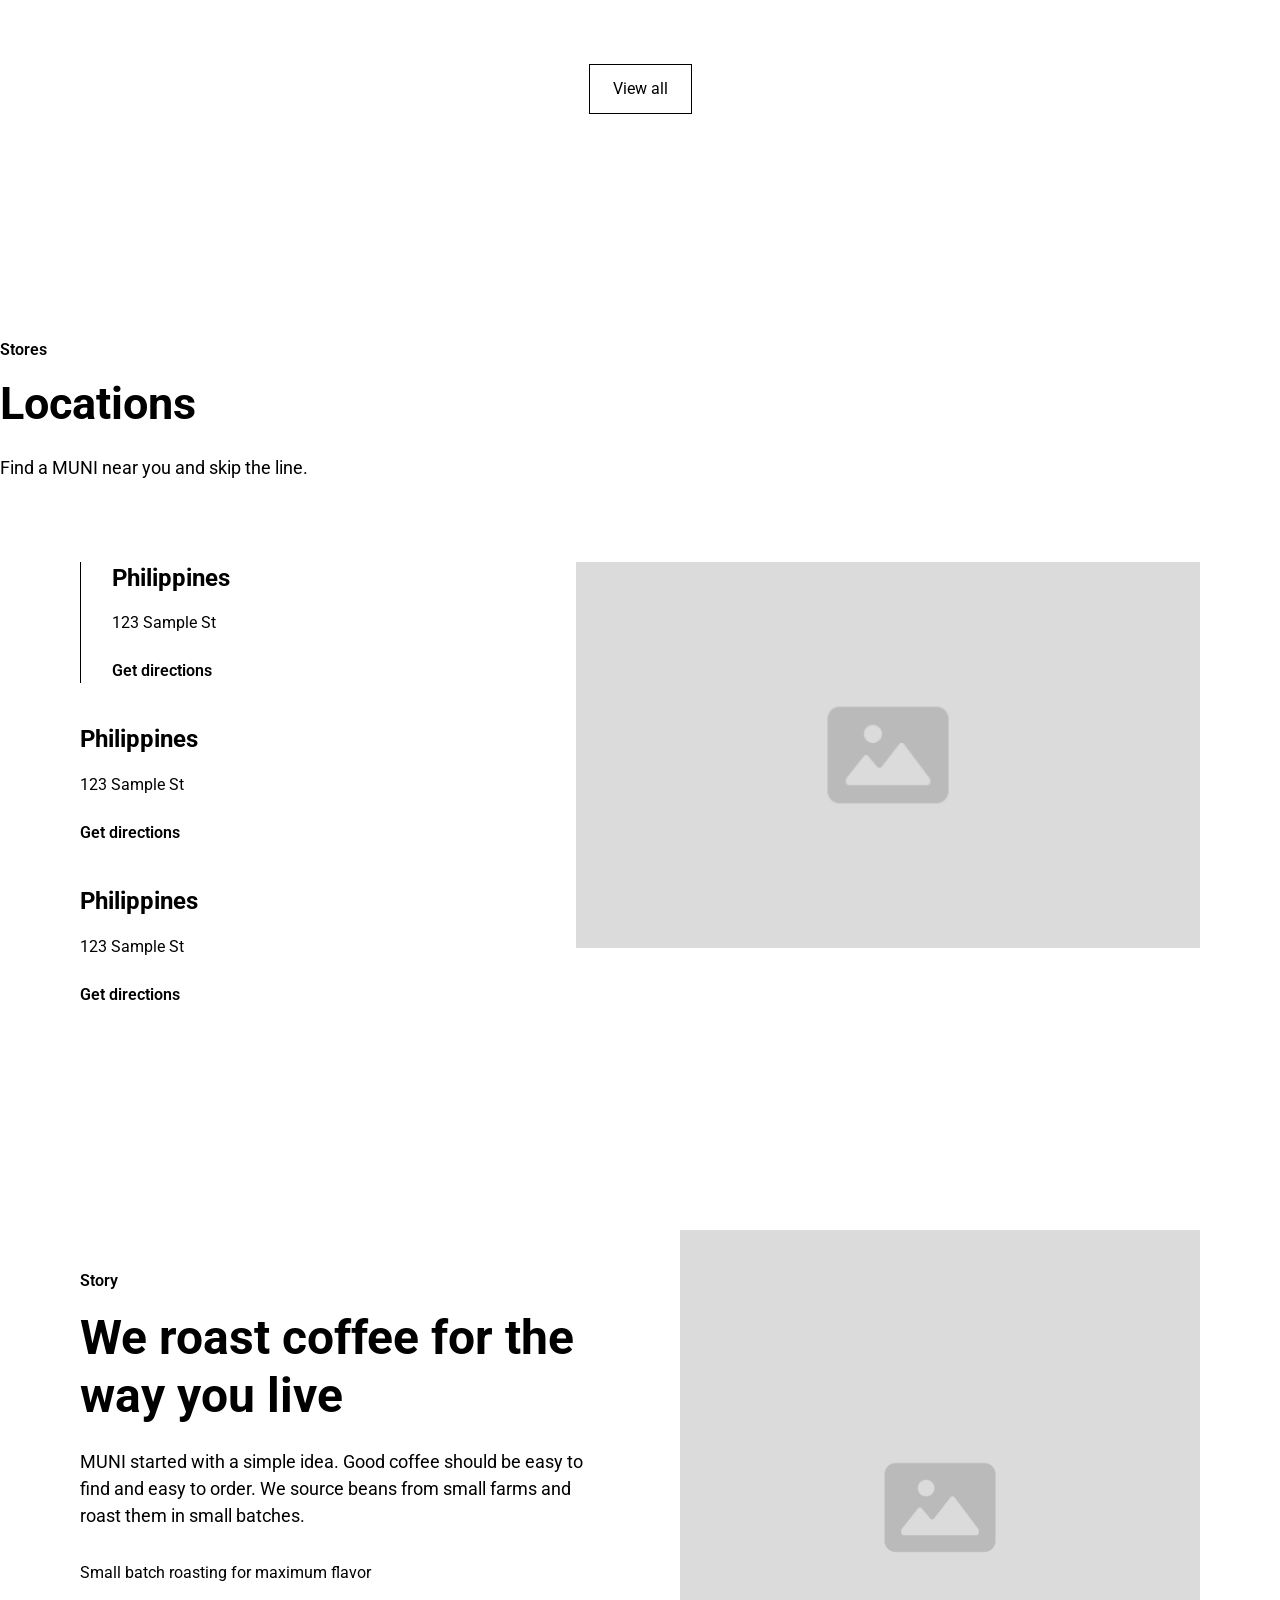
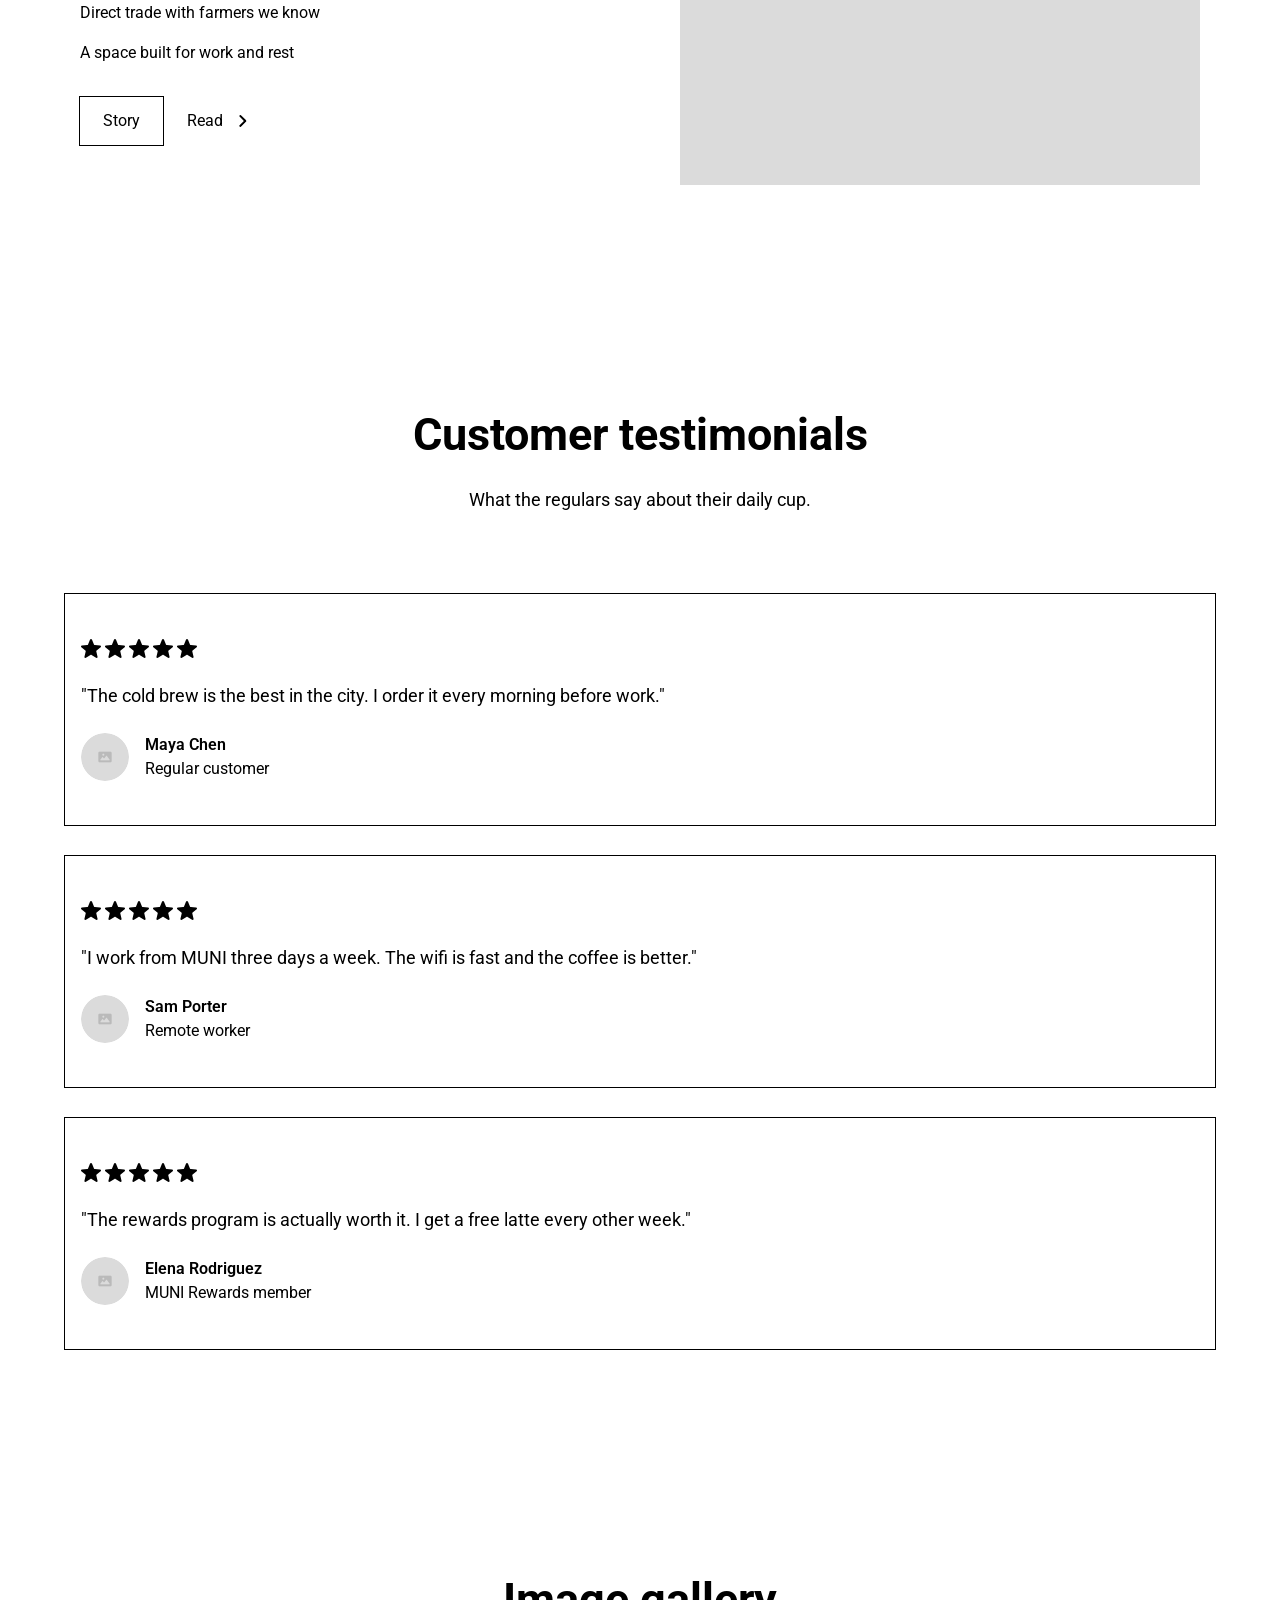
<file: home-desktop.html>
<!DOCTYPE html>
<html>
<head>
  <meta charset="utf-8" />
	<meta name="viewport" content="width=device-width, initial-scale=1, shrink-to-fit=no">
	<link href="https://fonts.googleapis.com/css2?family=Roboto:ital,wght@0,100;0,300;0,400;0,500;0,700;0,900;1,100;1,300;1,400;1,500;1,700;1,900&display=swap" rel="stylesheet">
	<link rel="stylesheet" href="css/reset.css" />
	<link rel="stylesheet" href="css/global.css" />
	<link rel="stylesheet" href="css/home-desktop.css" />

</head>

<body>
	<header class="header-b header1">
		<div class="header-container1">
			<object data="assets/footer-content/footer-logo.svg" class="chevron-right-a header-col2" type="image/svg+xml"></object>
			
			<div class="header-col3">
				<div class="header-col4">
					<p class="header-text-link4 text-regular-normal">Menu</p>
					<p class="header-text-link5 text-regular-normal">Order</p>
					<p class="header-text-link6 text-regular-normal">Rewards</p>
				</div>
				
				<div class="header-actions">
					<button class="header-btn header-btn1 hover-zoom">Sign in</button>
					<button class="header-btn header-btn2 hover-bright">Order now</button>
				</div>
			</div>
		</div>
	</header>
	
	<div class="header2 section3">
		<div class="header-container3">
			<div class="header-col7">
				<div class="header-content2">
					<h1 class="title-c header-title2">Coffee worth leaving the house for</h1>
					<p class="text-e header-text">
						Specialty beans roasted in small batches. Order ahead for pickup or delivery and skip the line.
					</p>
				</div>
				
				<div class="actions-b actions14">
					<button class="btn-b actions-btn2 hover-bright">Order now</button>
					<button class="btn-b actions-btn3 hover-zoom">Find a store</button>
				</div>
			</div>
			
			<img src="assets/home-desktop/header-placeholder.png" class="placeholder-image-c header-placeholder" />
		</div>
	</div>
	
	<div class="layout-f layout1">
		<div class="layout-container6">
			<div class="section-title-b section-title4">
				<p class="section-title-text2">Order</p>
				
				<div class="content-e content7">
					<h2 class="content-subtitle5">Build your drink</h2>
					<p class="text-f content-text5">
						Pick a drink, make it yours, and add it to your basket.
					</p>
				</div>
			</div>
			
			<div class="layout-component card4">
				<div class="content-f content9">
					<div class="content-top1">
						<p class="content-text6">Hot</p>
						
						<div class="content-g content10">
							<h2 class="title-b content-subtitle6">Choose your size, milk, and type</h2>
							<p class="text-b content-text7">
								Select a drink from the carousel to customize it. The right coffee is the one you make your own.
							</p>
						</div>
					</div>
					
					<div class="actions-a actions7">
						<button class="btn-a actions-btn1 hover-zoom">Add to basket</button>
						
						<div class="button-a btn1">
							<p class="text-button-a button-text1">View menu</p>
							<object data="assets/button/button-chevron-right.svg" class="chevron-right-a button-chevron-right1" type="image/svg+xml"></object>
						</div>
					</div>
				</div>
				
				<img src="assets/layout-component/layout-img.png" class="image-a layout-img" />
			</div>
		</div>
	</div>
	
	<div class="layout-d layout2">
		<div class="layout-container4">
			<div class="layout-content4">
				<div class="layout-content5">
					<div class="column-b section-title3">
						<p class="column-text2">Rewards</p>
						
						<div class="content-d content6">
							<h2 class="content-subtitle4">Earn points on every cup you order</h2>
							<p class="text-e content-text4">
								Join MUNI Rewards and turn your daily coffee into free drinks, beans, and merch. It takes less than a minute to sign up.
							</p>
						</div>
					</div>
					
					<div class="layout-list2">
						<div class="list-item-a list-item4">
							<object data="assets/list-item/list-item-10k.svg" class="chevron-right-a list-item-edit" type="image/svg+xml"></object>
							<p class="list-item-text1">Earn 10 points for every dollar spent</p>
						</div>
						
						<div class="list-item-a list-item5">
							<object data="assets/list-item/list-item-point-of.svg" class="chevron-right-a list-item-edit" type="image/svg+xml"></object>
							<p class="list-item-text1">Get a free drink after 100 points</p>
						</div>
						
						<div class="list-item-a list-item6">
							<object data="assets/layout-vpn-lock.svg" class="chevron-right-a list-item-edit" type="image/svg+xml"></object>
							<p class="list-item-text1">Unlock exclusive seasonal drops and offers</p>
						</div>
					</div>
				</div>
				
				<div class="actions-a actions5">
					<button class="btn-a actions-btn1 hover-zoom">Join MUNI Rewards</button>
					
					<div class="button-a btn1">
						<p class="text-button-a button-text1">Learn more</p>
						<object data="assets/button/button-chevron-right.svg" class="chevron-right-a button-chevron-right1" type="image/svg+xml"></object>
					</div>
				</div>
			</div>
			
			<img src="assets/layout-container/layout-placeholder2.png" class="placeholder-image-c layout-placeholder2" />
		</div>
	</div>
	
	<div class="product4 section2">
		<div class="product-container">
			<div class="section-title-b title2">
				<p class="section-title-text2">Bestsellers</p>
				
				<div class="content-e content7">
					<h2 class="content-subtitle5">Drinks</h2>
					<p class="text-f content-text5">The ones people order again and again.</p>
				</div>
			</div>
			
			<div class="product-content3">
				<div class="row-i row16">
					<div class="product-b product1">
						<img src="assets/home-desktop/product/product-placeholder.png" class="product-placeholder2" />
						
						<div class="product-content-bottom2">
							<div class="product-content2">
								<div class="product-header2">
									<p class="subtitle-price product-text-heading2">Classic latte</p>
									<p class="product-text2">Hot</p>
								</div>
								
								<p class="product-text-price text-large-semi-bold">PHP</p>
							</div>
							
							<button class="product-btn2 text-regular-normal btn5 hover-zoom">Add to basket</button>
						</div>
					</div>
					
					<div class="product-b product2">
						<img src="assets/home-desktop/product/product-placeholder.png" class="product-placeholder2" />
						
						<div class="product-content-bottom2">
							<div class="product-content2">
								<div class="product-header2">
									<p class="subtitle-price product-text-heading2">Cold brew</p>
									<p class="product-text2">Iced</p>
								</div>
								
								<p class="product-text-price text-large-semi-bold">PHP</p>
							</div>
							
							<button class="product-btn2 text-regular-normal btn5 hover-zoom">Add to basket</button>
						</div>
					</div>
					
					<div class="product-b product3">
						<img src="assets/home-desktop/product/product-placeholder.png" class="product-placeholder2" />
						
						<div class="product-content-bottom2">
							<div class="product-content2">
								<div class="product-header2">
									<p class="subtitle-price product-text-heading2">Maple latte</p>
									<p class="product-text2">Seasonal</p>
								</div>
								
								<p class="product-text-price text-large-semi-bold">PHP</p>
							</div>
							
							<button class="product-btn2 text-regular-normal btn5 hover-zoom">Add to basket</button>
						</div>
					</div>
				</div>
				
				<div class="row-i row17">
					<div class="product-b product1">
						<img src="assets/home-desktop/product/product-placeholder.png" class="product-placeholder2" />
						
						<div class="product-content-bottom2">
							<div class="product-content2">
								<div class="product-header2">
									<p class="subtitle-price product-text-heading2">Flat white</p>
									<p class="product-text2">Hot</p>
								</div>
								
								<p class="product-text-price text-large-semi-bold">PHP</p>
							</div>
							
							<button class="product-btn2 text-regular-normal btn5 hover-zoom">Add to basket</button>
						</div>
					</div>
					
					<div class="product-b product2">
						<img src="assets/home-desktop/product/product-placeholder.png" class="product-placeholder2" />
						
						<div class="product-content-bottom2">
							<div class="product-content2">
								<div class="product-header2">
									<p class="subtitle-price product-text-heading2">Vanilla oat latte</p>
									<p class="product-text2">Hot</p>
								</div>
								
								<p class="product-text-price text-large-semi-bold">PHP</p>
							</div>
							
							<button class="product-btn2 text-regular-normal btn5 hover-zoom">Add to basket</button>
						</div>
					</div>
					
					<div class="product-b product3">
						<img src="assets/home-desktop/product/product-placeholder.png" class="product-placeholder2" />
						
						<div class="product-content-bottom2">
							<div class="product-content2">
								<div class="product-header2">
									<p class="subtitle-price product-text-heading2">Espresso tonic</p>
									<p class="product-text2">Iced</p>
								</div>
								
								<p class="product-text-price text-large-semi-bold">PHP</p>
							</div>
							
							<button class="product-btn2 text-regular-normal btn5 hover-zoom">Add to basket</button>
						</div>
					</div>
				</div>
			</div>
		</div>
		
		<button class="btn-a product-btn-actions hover-zoom">View all</button>
	</div>
	
	<div class="contact-c contact1">
		<div class="contact-container3">
			<div class="contact-section-title">
				<p class="contact-text">Stores</p>
				
				<div class="section-title-c content15">
					<h2 class="section-title-subtitle1">Locations</h2>
					<p class="text-h section-title-text3">Find a MUNI near you and skip the line.</p>
				</div>
			</div>
			
			<div class="contact-content6">
				<div class="contact-tabs-menu">
					<div class="tab-horizontal card-tab-horizontal">
						<div class="content-h content16">
							<h2 class="subtitle-b content-subtitle7">Philippines</h2>
							<p class="text-b content-text8">123 Sample St</p>
						</div>
						
						<p class="text-link tab-horizontal-text">Get directions</p>
					</div>
					
					<div class="tab-horizontal tab-horizontal1">
						<div class="content-h content16">
							<h2 class="subtitle-b content-subtitle7">Philippines</h2>
							<p class="text-b content-text8">123 Sample St</p>
						</div>
						
						<p class="text-link tab-horizontal-text">Get directions</p>
					</div>
					
					<div class="tab-horizontal tab-horizontal2">
						<div class="content-h content16">
							<h2 class="subtitle-b content-subtitle7">Philippines</h2>
							<p class="text-b content-text8">123 Sample St</p>
						</div>
						
						<p class="text-link tab-horizontal-text">Get directions</p>
					</div>
				</div>
				
				<img src="assets/contact-content/contact-tabs-content.png" class="placeholder-image-c contact-tabs-content" />
			</div>
		</div>
	</div>
	
	<div class="layout-h layout3">
		<div class="layout-container8">
			<div class="layout-content9">
				<div class="layout-content10">
					<div class="column-b section-title9">
						<p class="column-text2">Story</p>
						
						<div class="content-d content6">
							<h2 class="content-subtitle4">We roast coffee for the way you live</h2>
							<p class="text-e content-text4">
								MUNI started with a simple idea. Good coffee should be easy to find and easy to order. We source beans from small farms and roast them in small batches.
							</p>
						</div>
					</div>
					
					<div class="layout-list4">
						<p class="layout-text-list4">Small batch roasting for maximum flavor</p>
						<p class="layout-text-list5">Direct trade with farmers we know</p>
						<p class="layout-text-list6">A space built for work and rest</p>
					</div>
				</div>
				
				<div class="actions-a actions13">
					<button class="btn-a actions-btn1 hover-zoom">Story</button>
					
					<div class="button-a btn1">
						<p class="text-button-a button-text1">Read</p>
						<object data="assets/button/button-chevron-right.svg" class="chevron-right-a button-chevron-right1" type="image/svg+xml"></object>
					</div>
				</div>
			</div>
			
			<img src="assets/layout-container/layout-placeholder2.png" class="placeholder-image-c layout-placeholder4" />
		</div>
	</div>
	
	<div class="testimonial section2">
		<div class="testimonial-container">
			<div class="content-e section-title10">
				<h2 class="content-subtitle5">Customer testimonials</h2>
				<p class="text-f content-text5">What the regulars say about their daily cup.</p>
			</div>
			
			<div class="testimonial-content">
				<div class="card-column-b card-col1">
					<div class="card-column-content2">
						<object data="assets/card-column-content/card-column-stars.svg" class="shop card-column-stars2" type="image/svg+xml"></object>
						<p class="text-e card-column-text-quote2">
							"The cold brew is the best in the city. I order it every morning before work."
						</p>
					</div>
					
					<div class="card-column-avatar2">
						<img src="assets/card-column-avatar/card-column-avatar-img.png" class="card-column-avatar-img2 input6" />
						
						<div class="card-column-avatar-content2">
							<p class="card-column-text3">Maya Chen</p>
							<p class="st-name card-column-text4">Regular customer</p>
						</div>
					</div>
				</div>
				
				<div class="card-column-b card-col2">
					<div class="card-column-content2">
						<object data="assets/card-column-content/card-column-stars.svg" class="shop card-column-stars2" type="image/svg+xml"></object>
						<p class="text-e card-column-text-quote2">
							"I work from MUNI three days a week. The wifi is fast and the coffee is better."
						</p>
					</div>
					
					<div class="card-column-avatar2">
						<img src="assets/card-column-avatar/card-column-avatar-img.png" class="card-column-avatar-img2 input6" />
						
						<div class="card-column-avatar-content2">
							<p class="card-column-text3">Sam Porter</p>
							<p class="st-name card-column-text4">Remote worker</p>
						</div>
					</div>
				</div>
				
				<div class="card-column-b card-col3">
					<div class="card-column-content2">
						<object data="assets/card-column-content/card-column-stars.svg" class="shop card-column-stars2" type="image/svg+xml"></object>
						<p class="text-e card-column-text-quote2">
							"The rewards program is actually worth it. I get a free latte every other week."
						</p>
					</div>
					
					<div class="card-column-avatar2">
						<img src="assets/card-column-avatar/card-column-avatar-img.png" class="card-column-avatar-img2 input6" />
						
						<div class="card-column-avatar-content2">
							<p class="card-column-text3">Elena Rodriguez</p>
							<p class="st-name card-column-text4">MUNI Rewards member</p>
						</div>
					</div>
				</div>
			</div>
		</div>
	</div>
	
	<div class="gallery">
		<div class="gallery-container">
			<div class="content-e section-title11">
				<h2 class="content-subtitle5">Image gallery</h2>
				<p class="text-f content-text5">Tag @MUNI to see your coffee here.</p>
			</div>
			
			<div class="gallery-content1">
				<div class="gallery-row">
					<div class="gallery-content2">
						<img src="assets/home-desktop/gallery-placeholder.png" class="gallery-placeholder1" />
						<img src="assets/home-desktop/gallery-placeholder.png" class="gallery-placeholder2" />
						<img src="assets/home-desktop/gallery-placeholder.png" class="placeholder-image-b gallery-placeholder3" />
						<img src="assets/home-desktop/gallery-placeholder.png" class="placeholder-image-b gallery-placeholder4" />
					</div>
					
					<div class="circle-slider-arrow circle-content1">
						<object data="assets/circle-slider-arrow/circle-slider-arrow-back.svg" class="arrow-forward circle-slider-arrow-back" type="image/svg+xml"></object>
					</div>
					
					<div class="circle-slider-arrow circle-content2">
						<object data="assets/circle-slider-arrow/circle-slider-arrow-forward.svg" class="arrow-forward circle-slider-arrow-back" type="image/svg+xml"></object>
					</div>
				</div>
				
				<div class="slider-dots slider-dots1">
					<div class="circle-dot slider-dots-circle1"></div>
					<div class="circle-dot slider-dots-circle2"></div>
					<div class="circle-dot slider-dots-circle3"></div>
					<div class="circle-dot slider-dots-circle4"></div>
					<div class="circle-dot slider-dots-circle5"></div>
					<div class="circle-dot slider-dots-circle6"></div>
				</div>
			</div>
		</div>
	</div>
	
	<div class="cta1 section2">
		<div class="cta-container3">
			<div class="cta-content">
				<div class="cta-heading">
					<h1 class="title-e cta-title-heading1">Get the good</h1>
					<h1 class="title-e cta-title-heading2">stuff first</h1>
				</div>
				
				<p class="text-f cta-text">
					Seasonal drops, exclusive offers, and new beans. Straight to your inbox.
				</p>
			</div>
			
			<div class="actions-d actions15">
				<div class="input-group">
					<input class="input-group-text text-regular-normal input5" value="Enter your email" />
					<button class="btn-b input-group-btn hover-bright">Sign up</button>
				</div>
				
				<p class="text-by-clicking-sign actions-text">
					By clicking Sign Up you're confirming that you agree with our Terms and Conditions.
				</p>
			</div>
		</div>
	</div>
	
	<footer class="footer-b footer1">
		<div class="footer-container2">
			<div class="footer-content2">
				<object data="assets/footer-content/footer-logo.svg" class="shop footer-logo2" type="image/svg+xml"></object>
				
				<div class="footer-links2">
					<p class="footer-text">Menu</p>
					<p class="footer-text">Order</p>
					<p class="footer-text">Rewards</p>
				</div>
			</div>
			
			<div class="footer-credits2">
				<a class="footer-link-a" href="#">Privacy Policy</a>
				<a class="footer-link-a" href="#">Terms of Service</a>
				<a class="footer-link-a" href="#">Cookies Settings</a>
			</div>
		</div>
	</footer>
</body>

</html>
</file>
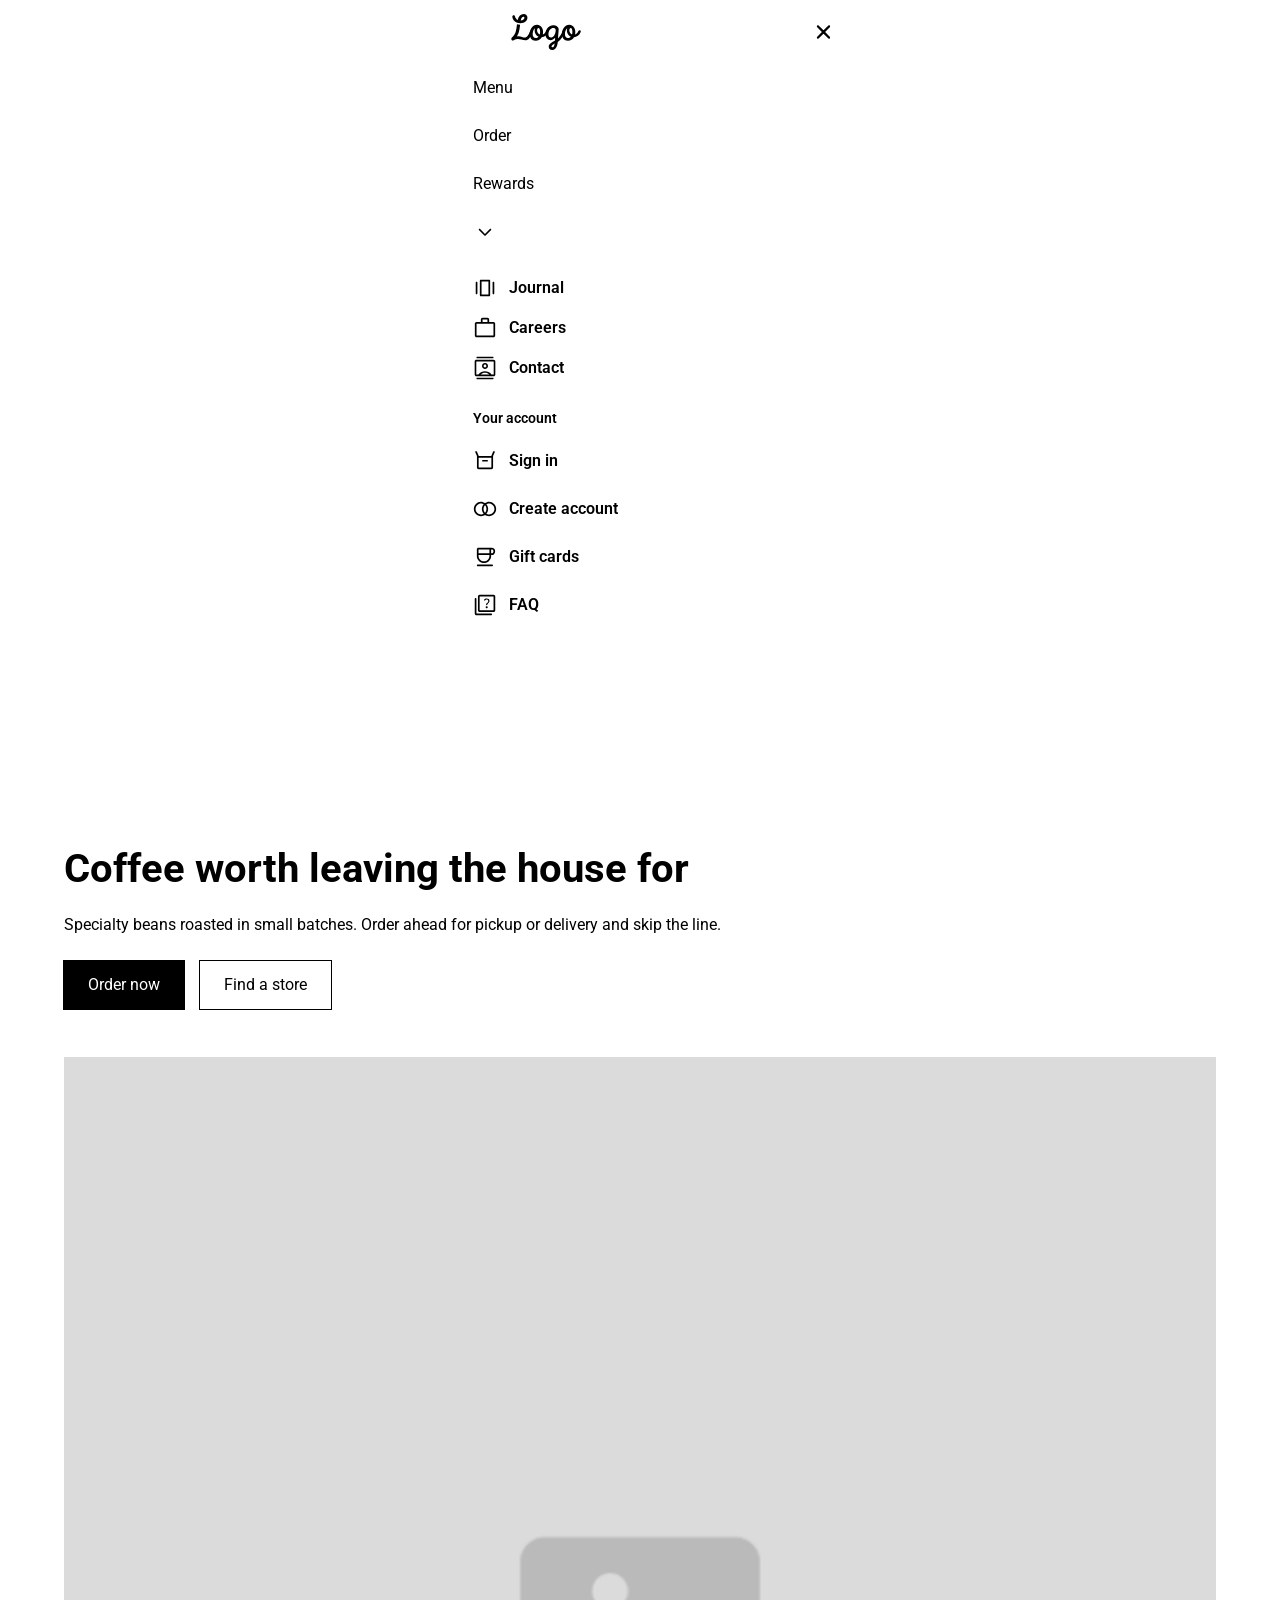
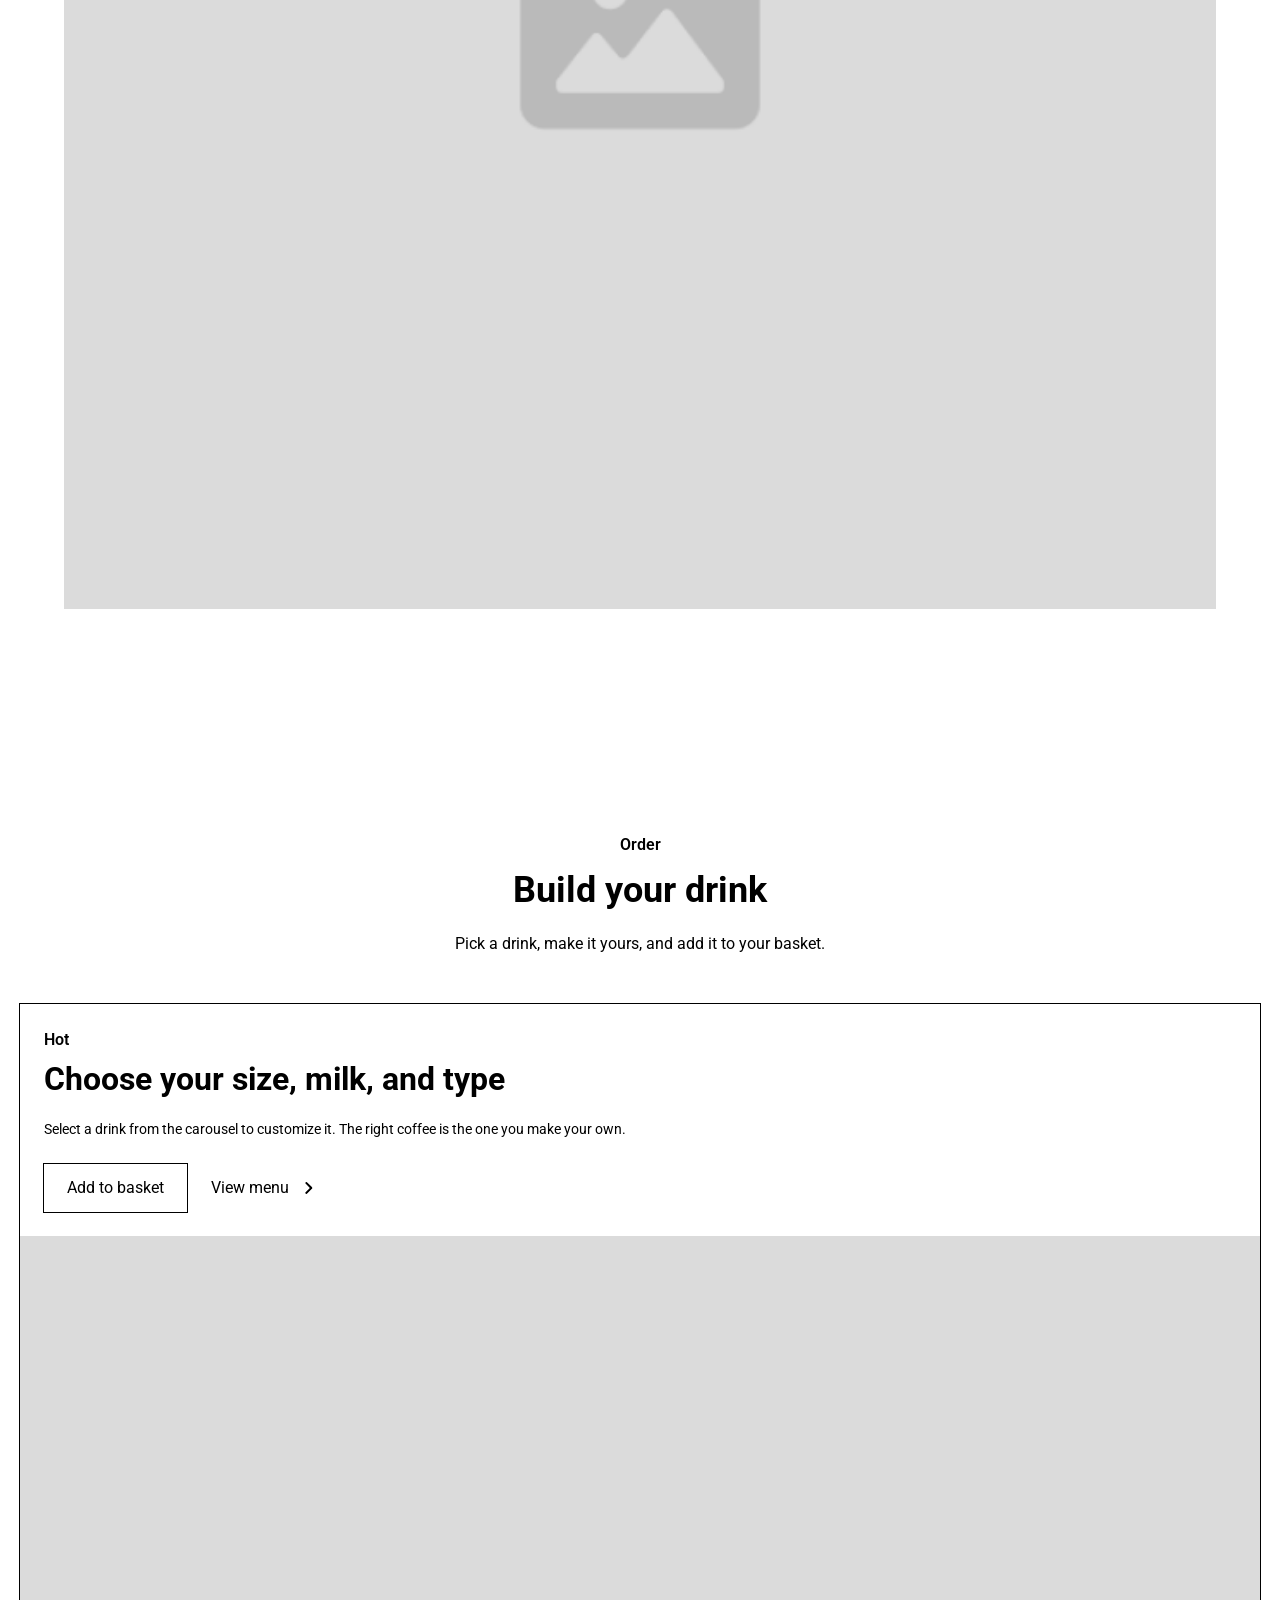
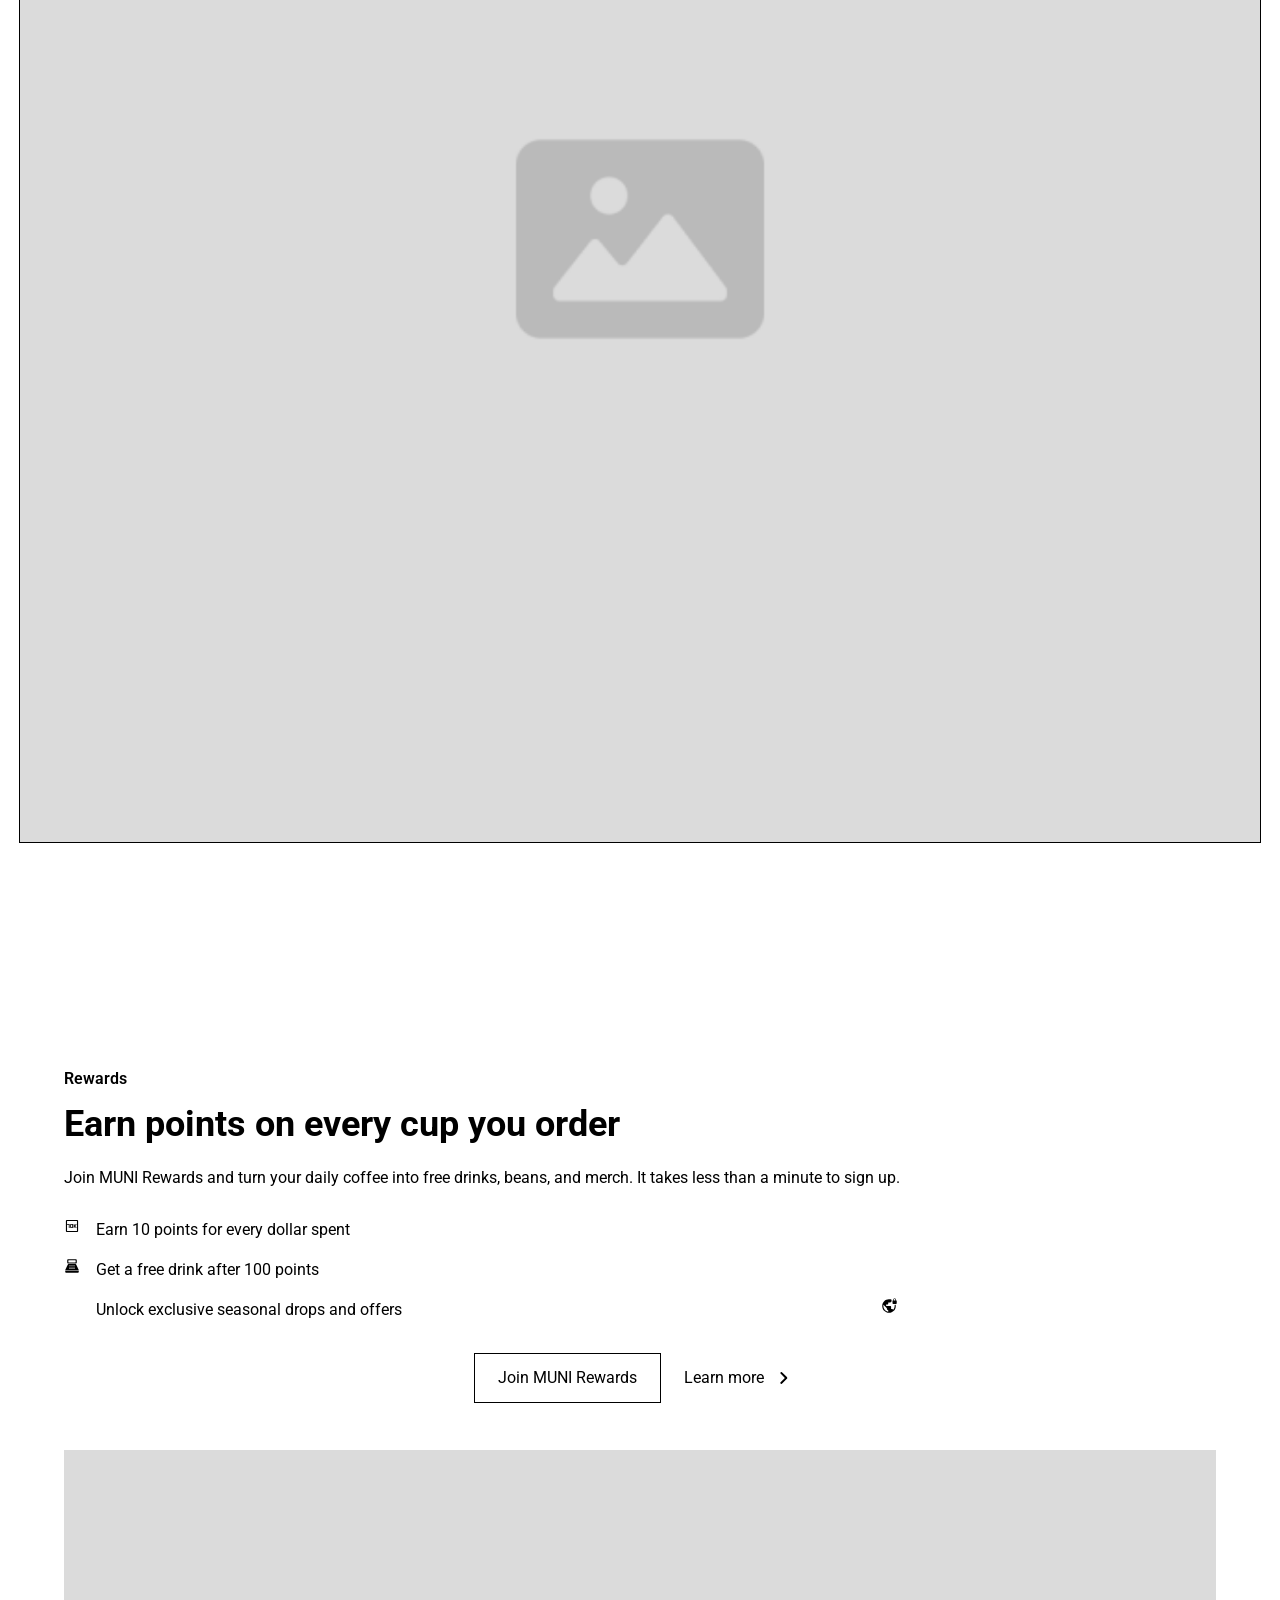
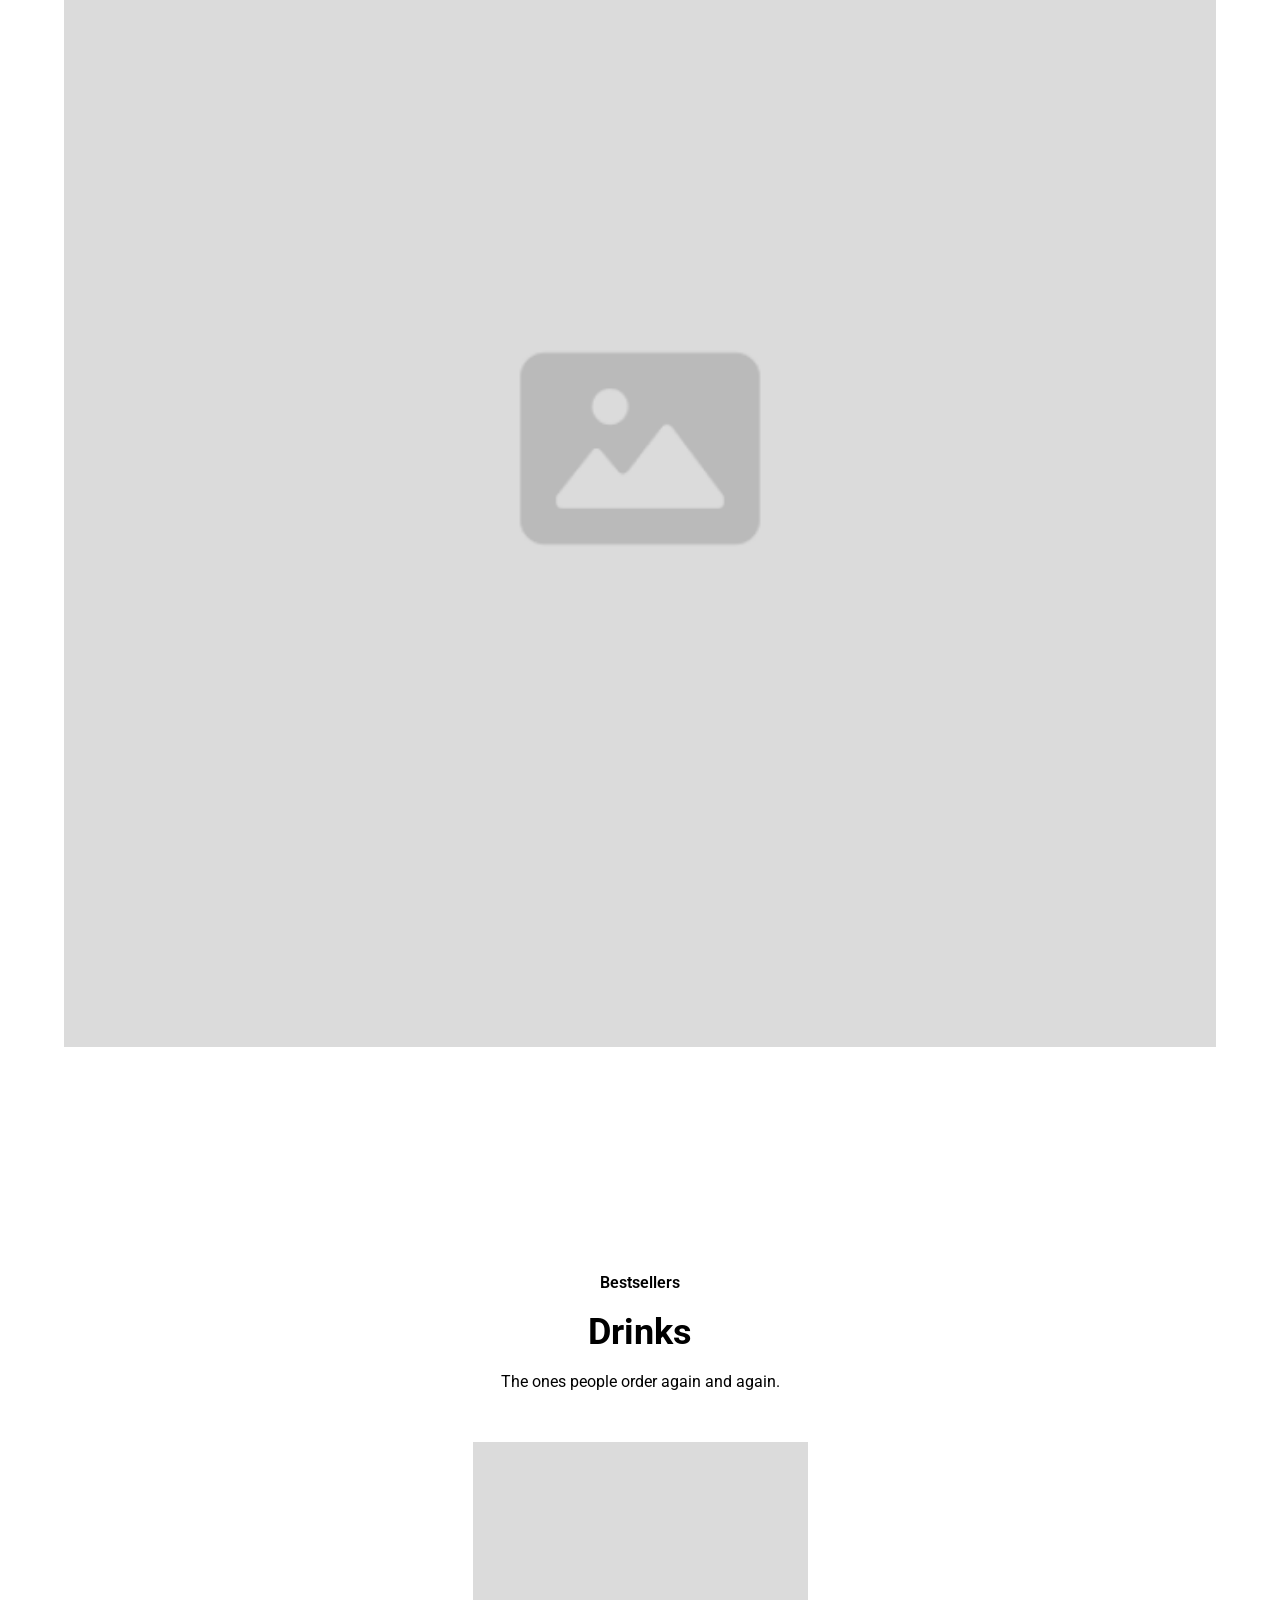
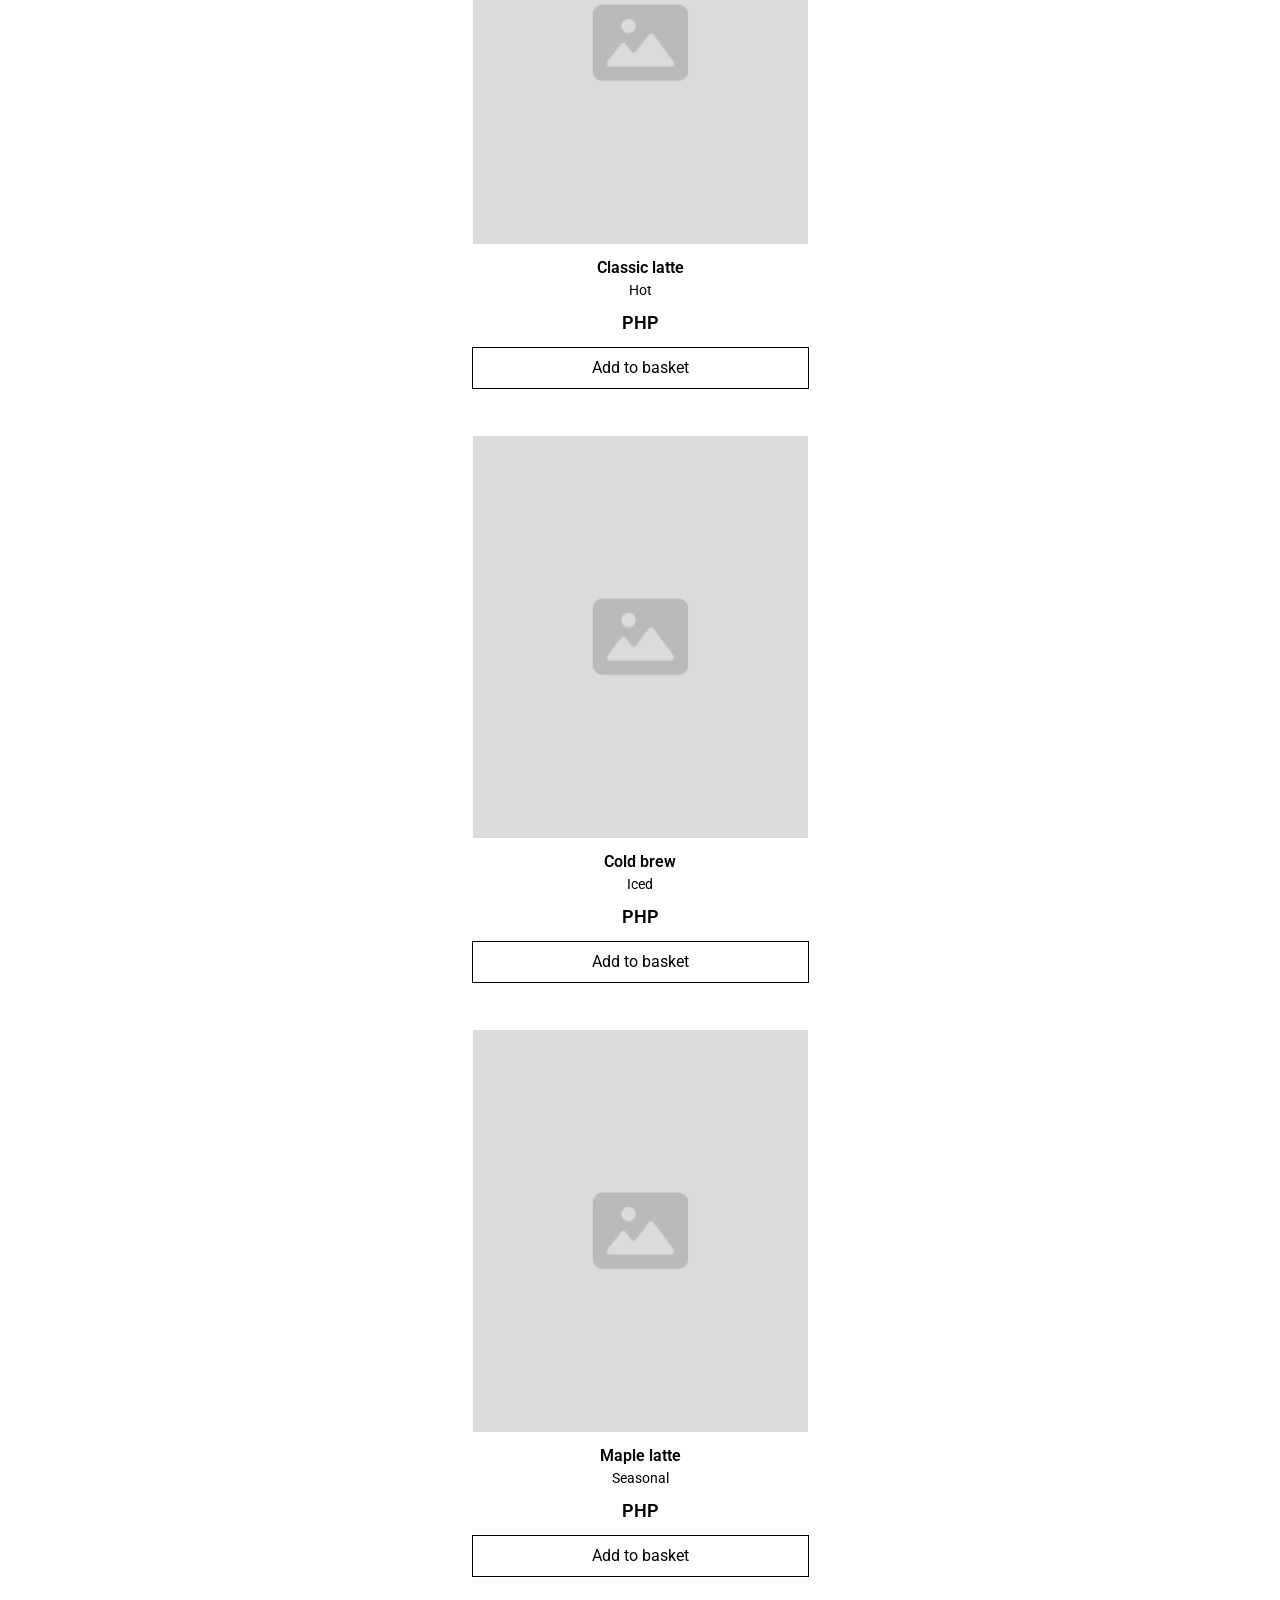
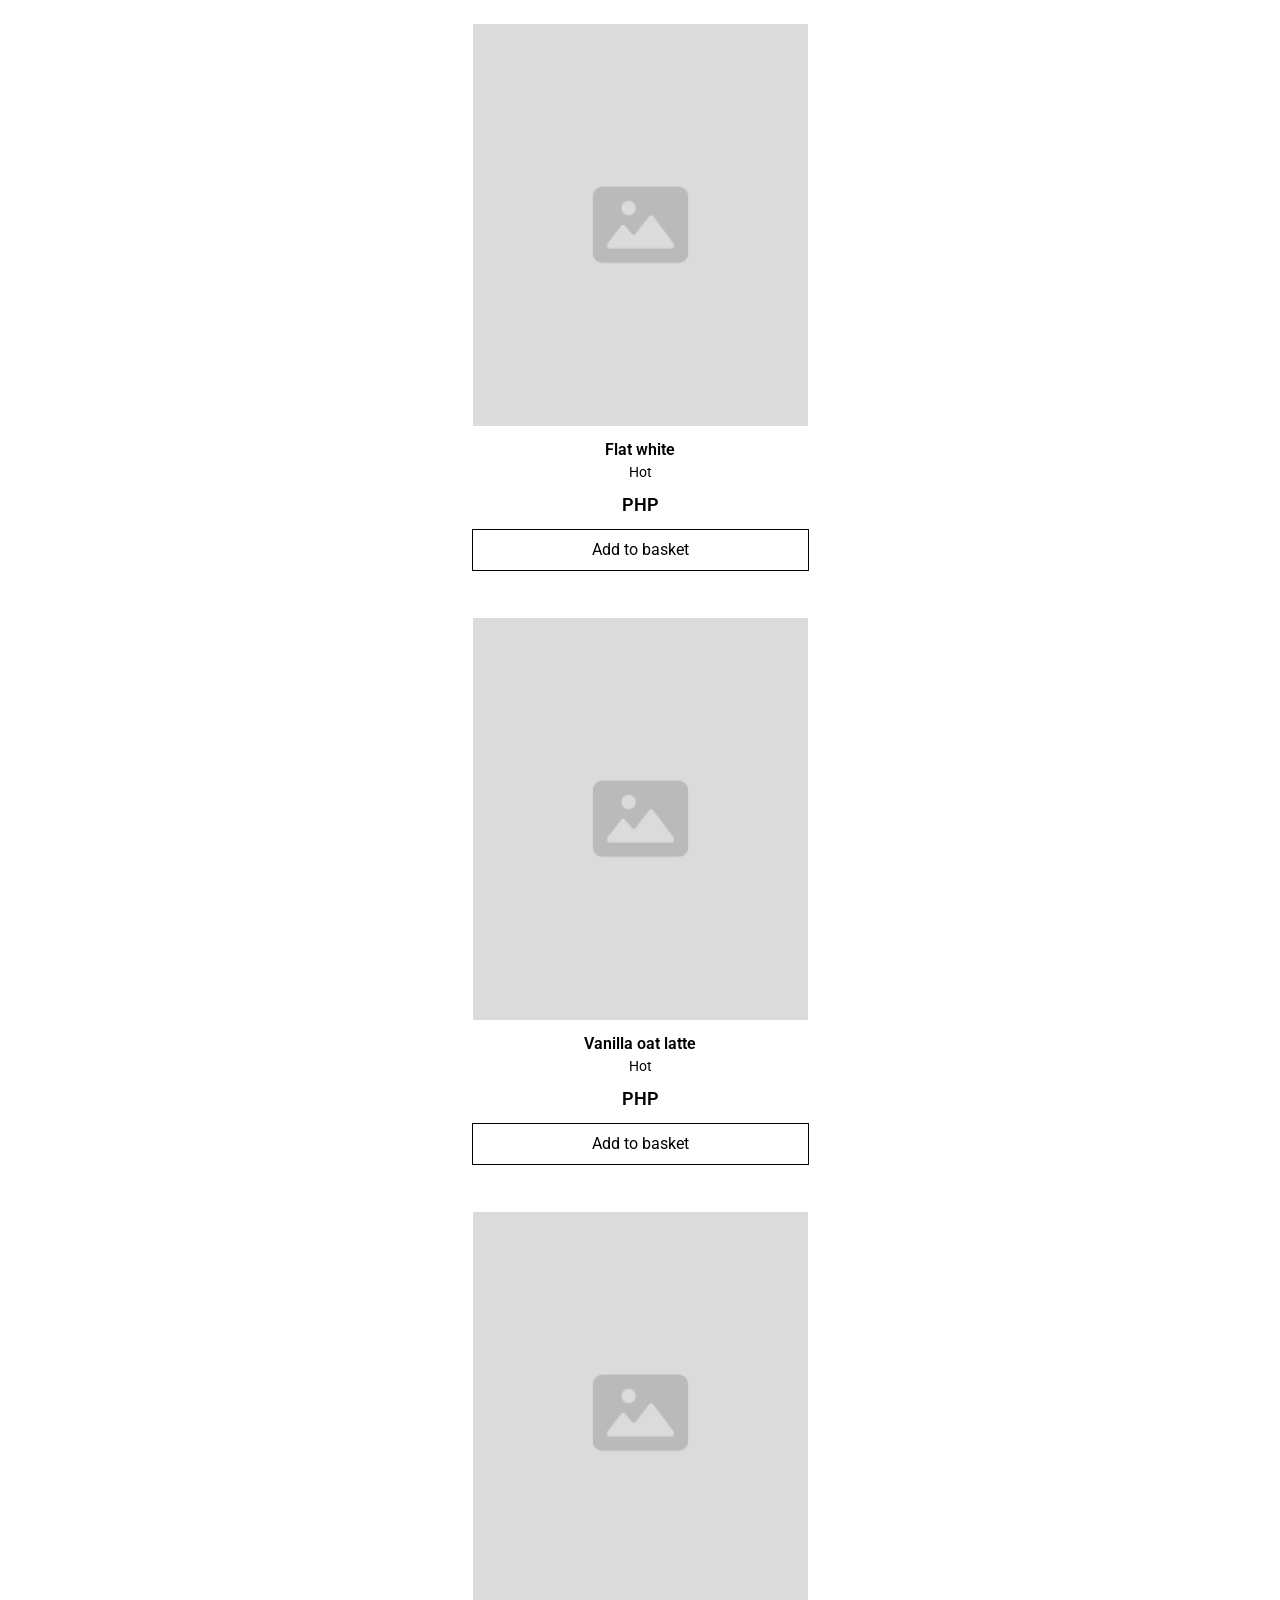
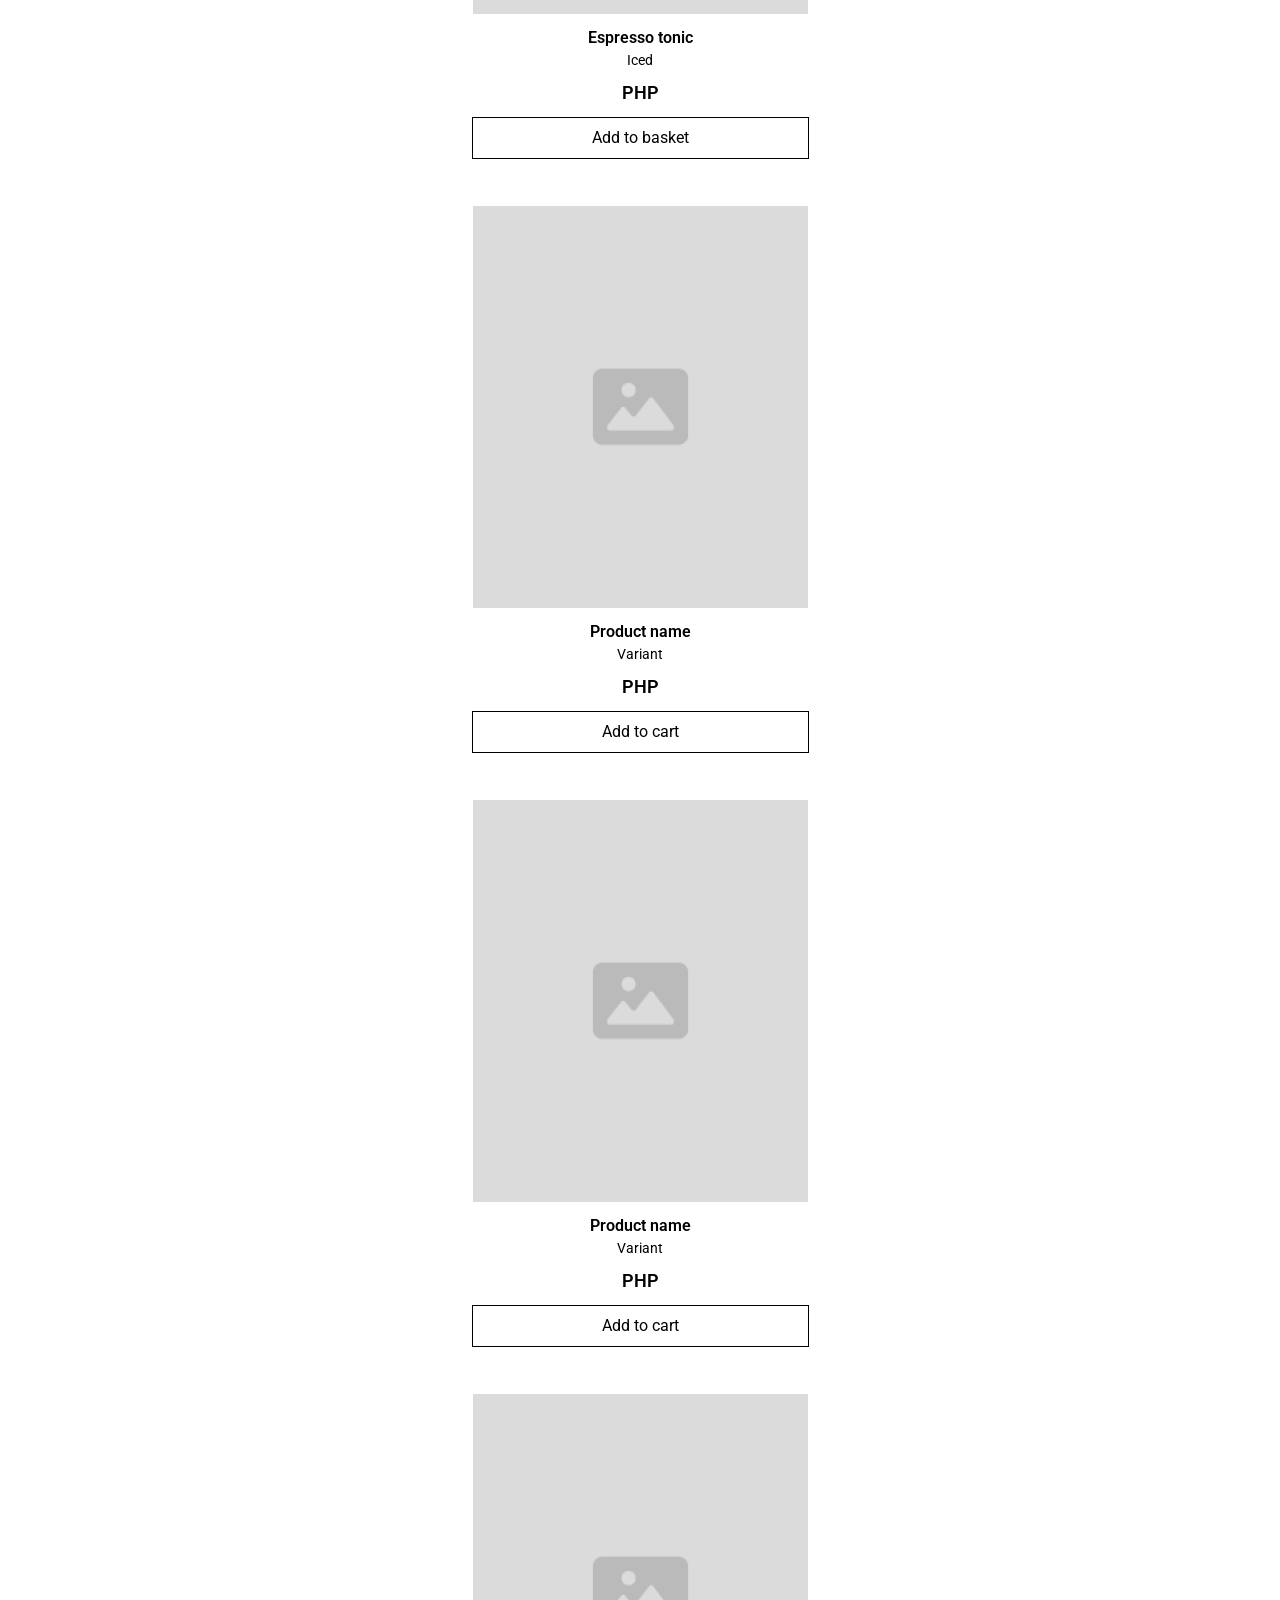
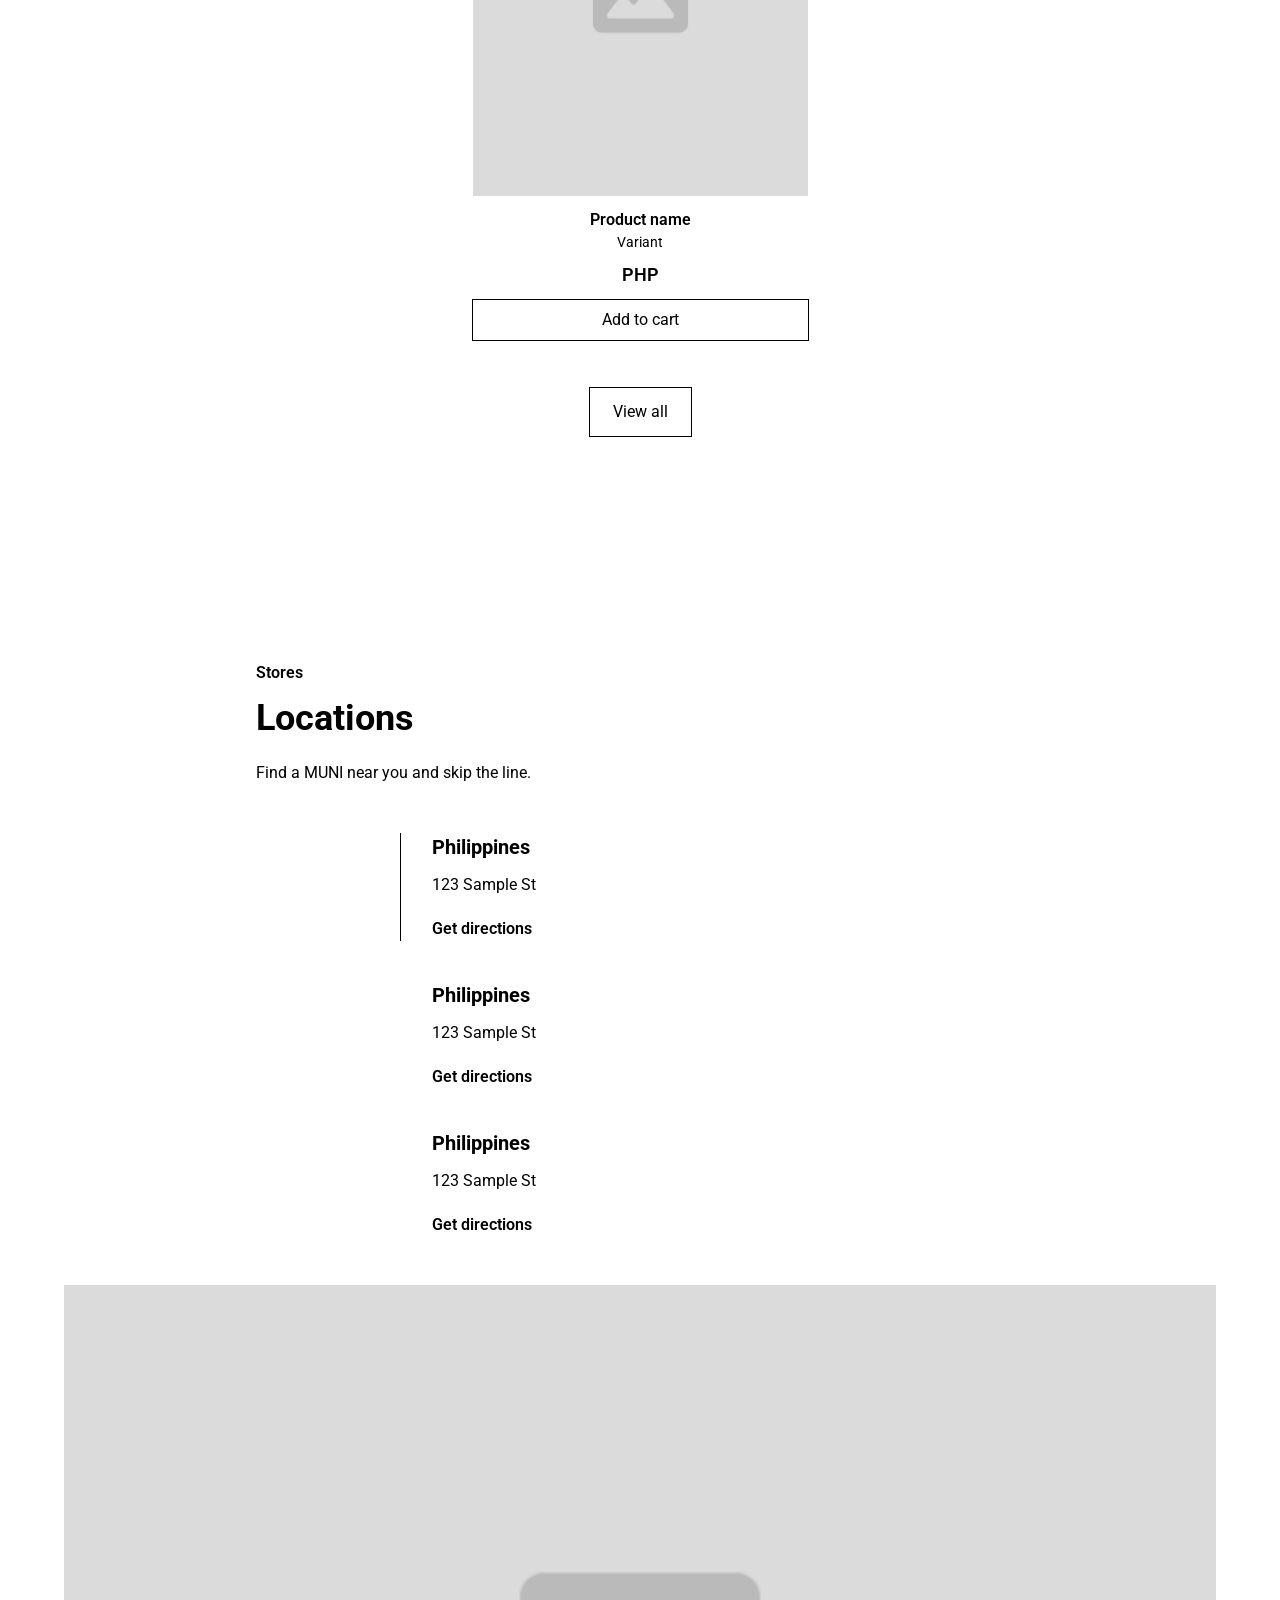
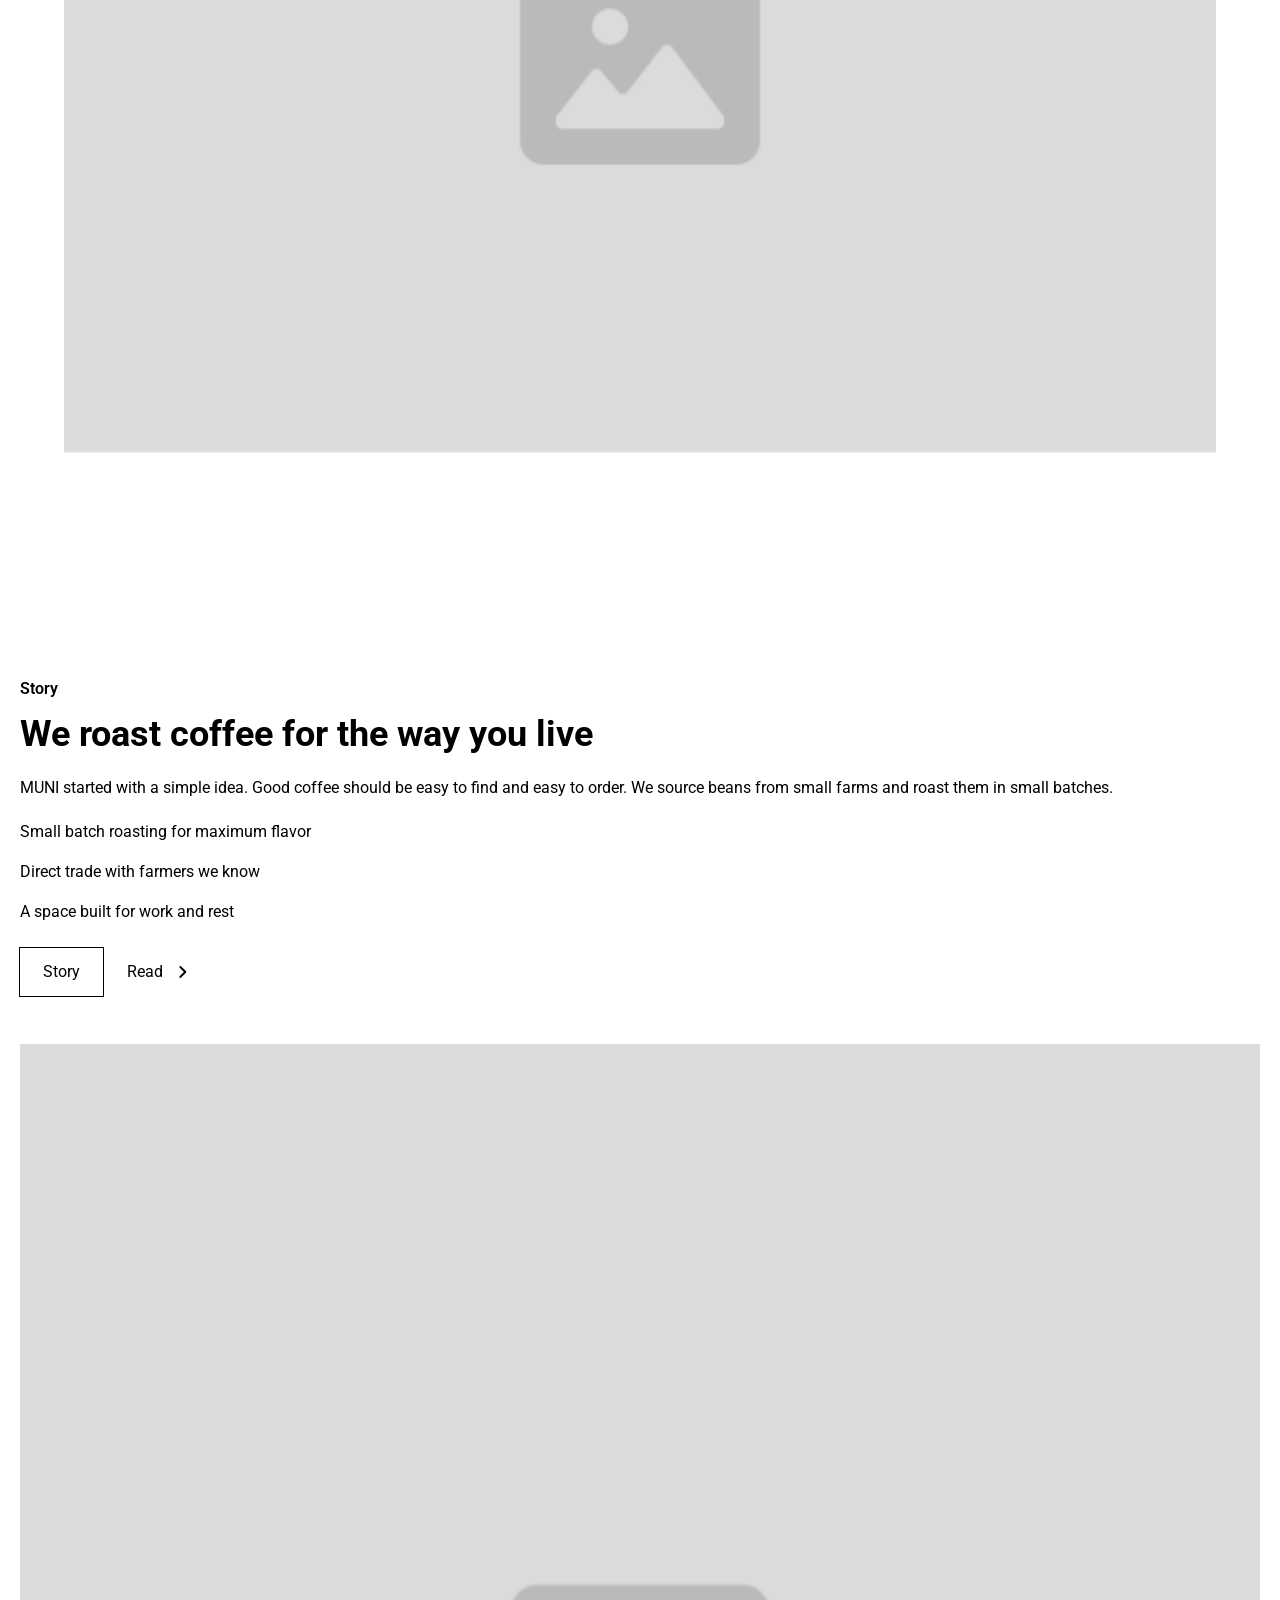
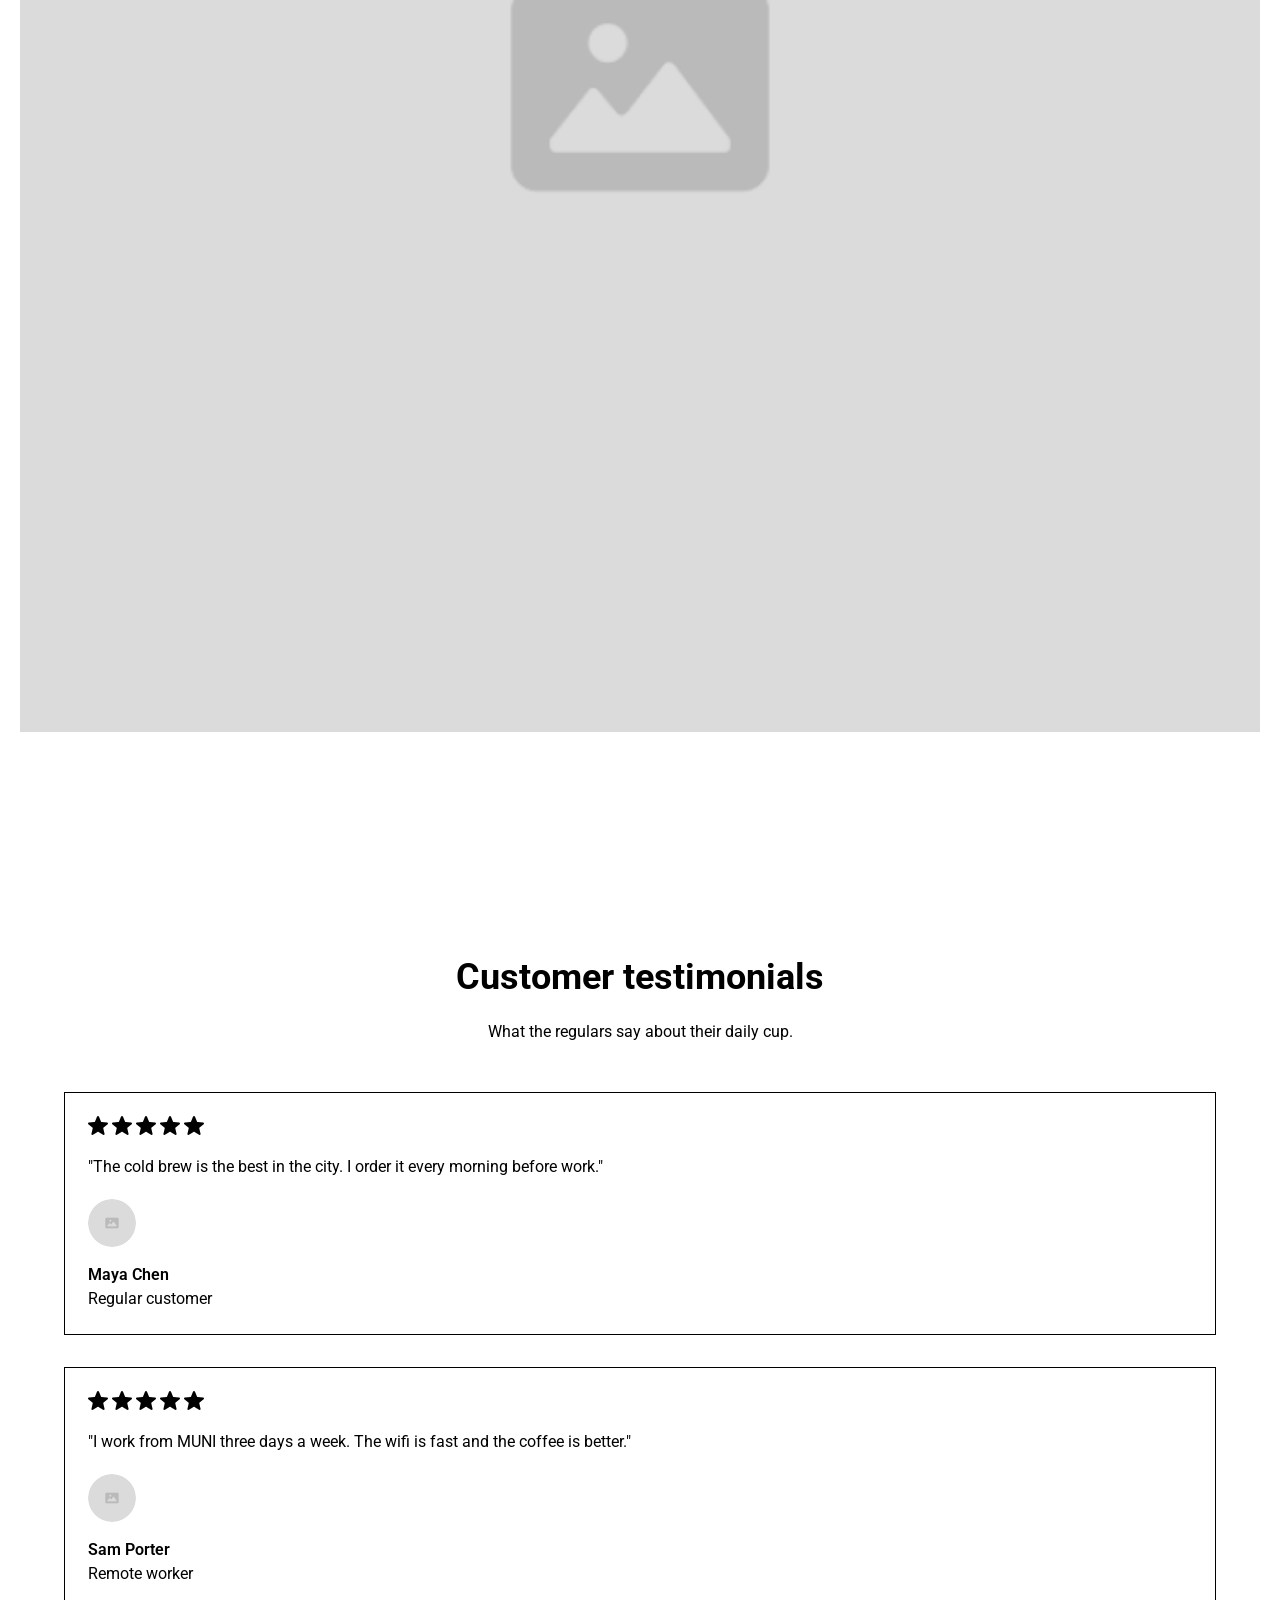
<file: home-mobile.html>
<!DOCTYPE html>
<html>
<head>
  <meta charset="utf-8" />
	<meta name="viewport" content="width=device-width, initial-scale=1, shrink-to-fit=no">
	<link href="https://fonts.googleapis.com/css2?family=Roboto:ital,wght@0,100;0,300;0,400;0,500;0,700;0,900;1,100;1,300;1,400;1,500;1,700;1,900&display=swap" rel="stylesheet">
	<link rel="stylesheet" href="css/reset.css" />
	<link rel="stylesheet" href="css/global.css" />
	<link rel="stylesheet" href="css/home-mobile.css" />

</head>

<body>
	<header class="header-a header1">
		<object data="assets/header/header-content.svg" class="shop header-content" type="image/svg+xml"></object>
		
		<div class="header-menu">
			<div class="header-col1">
				<p class="header-text-link1 text-regular-normal">Menu</p>
				<p class="header-text-link2 text-regular-normal">Order</p>
				<p class="header-text-link3 text-regular-normal">Rewards</p>
				
				<div class="header-link">
					<object data="assets/header-link/header-nav-link.svg" class="shop header-nav-link" type="image/svg+xml"></object>
					
					<div class="card-menu">
						<div class="menu-list-a menu-list1">
							<div class="menu-item-a menu-item1">
								<object data="assets/menu-item/menu-item-amp-stories.svg" class="chevron-right-a menu-item-amp-stories1" type="image/svg+xml"></object>
								<p class="menu-item-text1">Journal</p>
							</div>
							
							<div class="menu-item-a menu-item2">
								<object data="assets/menu-item/menu-item-work.svg" class="chevron-right-a menu-item-amp-stories1" type="image/svg+xml"></object>
								<p class="menu-item-text1">Careers</p>
							</div>
							
							<div class="menu-item-a menu-item3">
								<object data="assets/menu-item/menu-item-contacts.svg" class="chevron-right-a menu-item-amp-stories1" type="image/svg+xml"></object>
								<p class="menu-item-text1">Contact</p>
							</div>
						</div>
						
						<div class="menu-list-b menu-list2">
							<p class="text-a menu-list-text">Your account</p>
							
							<div class="menu-list-content">
								<div class="menu-item-a menu-item4">
									<object data="assets/menu-item/menu-item-orders.svg" class="chevron-right-a menu-item-amp-stories1" type="image/svg+xml"></object>
									<p class="menu-item-text1">Sign in</p>
								</div>
								
								<div class="menu-item-a menu-item5">
									<object data="assets/menu-item/menu-item-join.svg" class="chevron-right-a menu-item-amp-stories1" type="image/svg+xml"></object>
									<p class="menu-item-text1">Create account</p>
								</div>
								
								<div class="menu-item-a menu-item6">
									<object data="assets/menu-item/menu-item-coffee.svg" class="chevron-right-a menu-item-amp-stories1" type="image/svg+xml"></object>
									<p class="menu-item-text1">Gift cards</p>
								</div>
								
								<div class="menu-item-a menu-item7">
									<object data="assets/menu-item/menu-item-quiz.svg" class="chevron-right-a menu-item-amp-stories1" type="image/svg+xml"></object>
									<p class="menu-item-text1">FAQ</p>
								</div>
							</div>
						</div>
					</div>
				</div>
			</div>
		</div>
	</header>
	
	<div class="header2 section1">
		<div class="header-container3">
			<div class="header-col7">
				<div class="content-g content18">
					<h2 class="title-b content-subtitle6">Coffee worth leaving the house for</h2>
					<p class="text-b content-text7">
						Specialty beans roasted in small batches. Order ahead for pickup or delivery and skip the line.
					</p>
				</div>
				
				<div class="actions-b actions14">
					<button class="btn-b actions-btn2 hover-bright">Order now</button>
					<button class="btn-b actions-btn3 hover-zoom">Find a store</button>
				</div>
			</div>
			
			<img src="assets/home-mobile/header-placeholder.png" class="placeholder-image-a header-placeholder" />
		</div>
	</div>
	
	<div class="layout-c layout1">
		<div class="layout-container3">
			<div class="section-title-a section-title2">
				<p class="section-title-text1">Order</p>
				
				<div class="content-b content2">
					<h2 class="content-subtitle2">Build your drink</h2>
					<p class="text-c content-text2">
						Pick a drink, make it yours, and add it to your basket.
					</p>
				</div>
			</div>
			
			<div class="card-component card1">
				<div class="card-component-content1 group2">
					<div class="card-component-content-top">
						<p class="card-component-text-tagline">Hot</p>
						
						<div class="card-component-content2">
							<h2 class="subtitle-heading-b card-component-subtitle">Choose your size, milk, and type</h2>
							<p class="text-d card-component-text-duis">
								Select a drink from the carousel to customize it. The right coffee is the one you make your own.
							</p>
						</div>
					</div>
					
					<div class="actions-a actions3">
						<button class="btn-a actions-btn1 hover-zoom">Add to basket</button>
						
						<div class="button-a btn1">
							<p class="text-button-a button-text1">View menu</p>
							<object data="assets/button/button-chevron-right.svg" class="chevron-right-a button-chevron-right1" type="image/svg+xml"></object>
						</div>
					</div>
				</div>
				
				<img src="assets/card-component/card-component-img.png" class="placeholder-image-a card-component-img" />
			</div>
		</div>
	</div>
	
	<div class="layout2 section1">
		<div class="layout-container9">
			<div class="layout-content11">
				<div class="layout-content12">
					<div class="title-a section-title10">
						<p class="title-text">Rewards</p>
						
						<div class="content-a content1">
							<h2 class="subtitle-heading-a content-subtitle1">Earn points on every cup you order</h2>
							<p class="text-b content-text1">
								Join MUNI Rewards and turn your daily coffee into free drinks, beans, and merch. It takes less than a minute to sign up.
							</p>
						</div>
					</div>
					
					<div class="layout-list5">
						<div class="list-item-a list-item7">
							<object data="assets/list-item/list-item-10k.svg" class="chevron-right-a list-item-edit" type="image/svg+xml"></object>
							<p class="list-item-text1">Earn 10 points for every dollar spent</p>
						</div>
						
						<div class="list-item-a list-item8">
							<object data="assets/list-item/list-item-point-of.svg" class="chevron-right-a list-item-edit" type="image/svg+xml"></object>
							<p class="list-item-text1">Get a free drink after 100 points</p>
						</div>
						
						<div class="layout-list-item">
							<object data="assets/layout-vpn-lock.svg" class="arrow-forward layout-vpn-lock" type="image/svg+xml"></object>
							<p class="layout-text3 text-regular-normal">Unlock exclusive seasonal drops and offers</p>
						</div>
					</div>
				</div>
				
				<div class="actions-a actions15">
					<button class="btn-a actions-btn1 hover-zoom">Join MUNI Rewards</button>
					
					<div class="button-a btn1">
						<p class="text-button-a button-text1">Learn more</p>
						<object data="assets/button/button-chevron-right.svg" class="chevron-right-a button-chevron-right1" type="image/svg+xml"></object>
					</div>
				</div>
			</div>
			
			<img src="assets/layout-container/layout-placeholder.png" class="placeholder-image-a layout-placeholder5" />
		</div>
	</div>
	
	<div class="product4 section1">
		<div class="product-container">
			<div class="section-title-a title2">
				<p class="section-title-text1">Bestsellers</p>
				
				<div class="content-b content2">
					<h2 class="content-subtitle2">Drinks</h2>
					<p class="text-c content-text2">The ones people order again and again.</p>
				</div>
			</div>
			
			<div class="product-content3">
				<div class="product-content4">
					<div class="product-a product5">
						<img src="assets/home-mobile/product/product-placeholder.png" class="placeholder-image-a product-placeholder1" />
						
						<div class="product-content-bottom1">
							<div class="product-content1">
								<div class="product-header1">
									<p class="product-text-heading1">Classic latte</p>
									<p class="product-text1">Hot</p>
								</div>
								
								<h2 class="subtitle-price product-subtitle">PHP</h2>
							</div>
							
							<button class="product-btn1 text-regular-normal btn5 hover-zoom">Add to basket</button>
						</div>
					</div>
					
					<div class="product-a product6">
						<img src="assets/home-mobile/product/product-placeholder.png" class="placeholder-image-a product-placeholder1" />
						
						<div class="product-content-bottom1">
							<div class="product-content1">
								<div class="product-header1">
									<p class="product-text-heading1">Cold brew</p>
									<p class="product-text1">Iced</p>
								</div>
								
								<h2 class="subtitle-price product-subtitle">PHP</h2>
							</div>
							
							<button class="product-btn1 text-regular-normal btn5 hover-zoom">Add to basket</button>
						</div>
					</div>
					
					<div class="product-a product7">
						<img src="assets/home-mobile/product/product-placeholder.png" class="placeholder-image-a product-placeholder1" />
						
						<div class="product-content-bottom1">
							<div class="product-content1">
								<div class="product-header1">
									<p class="product-text-heading1">Maple latte</p>
									<p class="product-text1">Seasonal</p>
								</div>
								
								<h2 class="subtitle-price product-subtitle">PHP</h2>
							</div>
							
							<button class="product-btn1 text-regular-normal btn5 hover-zoom">Add to basket</button>
						</div>
					</div>
					
					<div class="product-a product8">
						<img src="assets/home-mobile/product/product-placeholder.png" class="placeholder-image-a product-placeholder1" />
						
						<div class="product-content-bottom1">
							<div class="product-content1">
								<div class="product-header1">
									<p class="product-text-heading1">Flat white</p>
									<p class="product-text1">Hot</p>
								</div>
								
								<h2 class="subtitle-price product-subtitle">PHP</h2>
							</div>
							
							<button class="product-btn1 text-regular-normal btn5 hover-zoom">Add to basket</button>
						</div>
					</div>
					
					<div class="product-a product9">
						<img src="assets/home-mobile/product/product-placeholder.png" class="placeholder-image-a product-placeholder1" />
						
						<div class="product-content-bottom1">
							<div class="product-content1">
								<div class="product-header1">
									<p class="product-text-heading1">Vanilla oat latte</p>
									<p class="product-text1">Hot</p>
								</div>
								
								<h2 class="subtitle-price product-subtitle">PHP</h2>
							</div>
							
							<button class="product-btn1 text-regular-normal btn5 hover-zoom">Add to basket</button>
						</div>
					</div>
					
					<div class="product-a product10">
						<img src="assets/home-mobile/product/product-placeholder.png" class="placeholder-image-a product-placeholder1" />
						
						<div class="product-content-bottom1">
							<div class="product-content1">
								<div class="product-header1">
									<p class="product-text-heading1">Espresso tonic</p>
									<p class="product-text1">Iced</p>
								</div>
								
								<h2 class="subtitle-price product-subtitle">PHP</h2>
							</div>
							
							<button class="product-btn1 text-regular-normal btn5 hover-zoom">Add to basket</button>
						</div>
					</div>
				</div>
				
				<div class="product-content5">
					<div class="product-a product11">
						<img src="assets/home-mobile/product/product-placeholder.png" class="placeholder-image-a product-placeholder1" />
						
						<div class="product-content-bottom1">
							<div class="product-content1">
								<div class="product-header1">
									<p class="product-text-heading1">Product name</p>
									<p class="product-text1">Variant</p>
								</div>
								
								<h2 class="subtitle-price product-subtitle">PHP</h2>
							</div>
							
							<button class="product-btn1 text-regular-normal btn5 hover-zoom">Add to cart</button>
						</div>
					</div>
					
					<div class="product-a product12">
						<img src="assets/home-mobile/product/product-placeholder.png" class="placeholder-image-a product-placeholder1" />
						
						<div class="product-content-bottom1">
							<div class="product-content1">
								<div class="product-header1">
									<p class="product-text-heading1">Product name</p>
									<p class="product-text1">Variant</p>
								</div>
								
								<h2 class="subtitle-price product-subtitle">PHP</h2>
							</div>
							
							<button class="product-btn1 text-regular-normal btn5 hover-zoom">Add to cart</button>
						</div>
					</div>
					
					<div class="product-a product13">
						<img src="assets/home-mobile/product/product-placeholder.png" class="placeholder-image-a product-placeholder1" />
						
						<div class="product-content-bottom1">
							<div class="product-content1">
								<div class="product-header1">
									<p class="product-text-heading1">Product name</p>
									<p class="product-text1">Variant</p>
								</div>
								
								<h2 class="subtitle-price product-subtitle">PHP</h2>
							</div>
							
							<button class="product-btn1 text-regular-normal btn5 hover-zoom">Add to cart</button>
						</div>
					</div>
				</div>
			</div>
		</div>
		
		<button class="btn-a product-btn-actions hover-zoom">View all</button>
	</div>
	
	<div class="contact1 section1">
		<div class="contact-container4">
			<div class="title-a section-title11">
				<p class="title-text">Stores</p>
				
				<div class="content-a content1">
					<h2 class="subtitle-heading-a content-subtitle1">Locations</h2>
					<p class="text-b content-text1">Find a MUNI near you and skip the line.</p>
				</div>
			</div>
			
			<div class="contact-content7">
				<div class="contact-tabs-menu2 group3">
					<div class="card-d card-content9">
						<div class="content-c content17">
							<h2 class="content-subtitle3">Philippines</h2>
							<p class="text-b content-text3">123 Sample St</p>
						</div>
						
						<p class="text-link card-text5">Get directions</p>
					</div>
					
					<div class="card-d tab-horizontal3">
						<div class="content-c content17">
							<h2 class="content-subtitle3">Philippines</h2>
							<p class="text-b content-text3">123 Sample St</p>
						</div>
						
						<p class="text-link card-text5">Get directions</p>
					</div>
					
					<div class="card-d tab-horizontal4">
						<div class="content-c content17">
							<h2 class="content-subtitle3">Philippines</h2>
							<p class="text-b content-text3">123 Sample St</p>
						</div>
						
						<p class="text-link card-text5">Get directions</p>
					</div>
				</div>
				
				<img src="assets/contact-tabs-content.png" class="placeholder-image-a contact-tabs-content2" />
			</div>
		</div>
	</div>
	
	<div class="layout-g layout3">
		<div class="layout-container7">
			<div class="layout-content7">
				<div class="layout-content8">
					<div class="title-a section-title8">
						<p class="title-text">Story</p>
						
						<div class="content-a content1">
							<h2 class="subtitle-heading-a content-subtitle1">We roast coffee for the way you live</h2>
							<p class="text-b content-text1">
								MUNI started with a simple idea. Good coffee should be easy to find and easy to order. We source beans from small farms and roast them in small batches.
							</p>
						</div>
					</div>
					
					<div class="layout-list3">
						<p class="layout-text-list1">Small batch roasting for maximum flavor</p>
						<p class="layout-text-list2">Direct trade with farmers we know</p>
						<p class="layout-text-list3">A space built for work and rest</p>
					</div>
				</div>
				
				<div class="actions-a actions12">
					<button class="btn-a actions-btn1 hover-zoom">Story</button>
					
					<div class="button-a btn1">
						<p class="text-button-a button-text1">Read</p>
						<object data="assets/button/button-chevron-right.svg" class="chevron-right-a button-chevron-right1" type="image/svg+xml"></object>
					</div>
				</div>
			</div>
			
			<img src="assets/layout-container/layout-placeholder.png" class="placeholder-image-a layout-placeholder3" />
		</div>
	</div>
	
	<div class="testimonial section1">
		<div class="testimonial-container">
			<div class="content-b section-title12">
				<h2 class="content-subtitle2">Customer testimonials</h2>
				<p class="text-c content-text2">What the regulars say about their daily cup.</p>
			</div>
			
			<div class="testimonial-content">
				<div class="card-column-a card-col1">
					<div class="card-column-content1">
						<object data="assets/card-column-content/card-column-stars.svg" class="shop card-column-stars1" type="image/svg+xml"></object>
						<p class="text-b card-column-text-quote1">
							"The cold brew is the best in the city. I order it every morning before work."
						</p>
					</div>
					
					<div class="card-column-avatar1">
						<img src="assets/card-column-avatar/card-column-avatar-img.png" class="card-column-avatar-img1 input6" />
						
						<div class="card-column-avatar-content1">
							<p class="text-link card-column-text1">Maya Chen</p>
							<p class="text-b card-column-text2">Regular customer</p>
						</div>
					</div>
				</div>
				
				<div class="card-column-a card-col2">
					<div class="card-column-content1">
						<object data="assets/card-column-content/card-column-stars.svg" class="shop card-column-stars1" type="image/svg+xml"></object>
						<p class="text-b card-column-text-quote1">
							"I work from MUNI three days a week. The wifi is fast and the coffee is better."
						</p>
					</div>
					
					<div class="card-column-avatar1">
						<img src="assets/card-column-avatar/card-column-avatar-img.png" class="card-column-avatar-img1 input6" />
						
						<div class="card-column-avatar-content1">
							<p class="text-link card-column-text1">Sam Porter</p>
							<p class="text-b card-column-text2">Remote worker</p>
						</div>
					</div>
				</div>
				
				<div class="card-column-a card-col3">
					<div class="card-column-content1">
						<object data="assets/card-column-content/card-column-stars.svg" class="shop card-column-stars1" type="image/svg+xml"></object>
						<p class="text-b card-column-text-quote1">
							"The rewards program is actually worth it. I get a free latte every other week."
						</p>
					</div>
					
					<div class="card-column-avatar1">
						<img src="assets/card-column-avatar/card-column-avatar-img.png" class="card-column-avatar-img1 input6" />
						
						<div class="card-column-avatar-content1">
							<p class="text-link card-column-text1">Elena Rodriguez</p>
							<p class="text-b card-column-text2">MUNI Rewards member</p>
						</div>
					</div>
				</div>
			</div>
		</div>
	</div>
	
	<div class="gallery">
		<div class="gallery-container">
			<div class="content-b section-title13">
				<h2 class="content-subtitle2">Image gallery</h2>
				<p class="text-c content-text2">Tag @MUNI to see your coffee here.</p>
			</div>
			
			<div class="gallery-content1">
				<div class="gallery-content2">
					<img src="assets/home-mobile/gallery-placeholder.png" class="placeholder-image-c gallery-placeholder1" />
					<img src="assets/home-mobile/gallery-placeholder.png" class="placeholder-image-c gallery-placeholder2" />
					<img src="assets/home-mobile/gallery-placeholder.png" class="placeholder-image-c gallery-placeholder3" />
				</div>
				
				<div class="slider-dots slider-dots1">
					<div class="circle-dot slider-dots-circle1"></div>
					<div class="circle-dot slider-dots-circle2"></div>
					<div class="circle-dot slider-dots-circle3"></div>
					<div class="circle-dot slider-dots-circle4"></div>
					<div class="circle-dot slider-dots-circle5"></div>
					<div class="circle-dot slider-dots-circle6"></div>
				</div>
			</div>
		</div>
	</div>
	
	<div class="cta1 section1">
		<div class="cta-container3">
			<div class="cta-content">
				<div class="cta-heading">
					<h1 class="title-d cta-title-heading1">Get the good</h1>
					<h1 class="title-d cta-title-heading2">stuff first</h1>
				</div>
				
				<p class="text-c cta-text">
					Seasonal drops, exclusive offers, and new beans. Straight to your inbox.
				</p>
			</div>
			
			<div class="cta-actions">
				<div class="input-group2">
					<input class="input-text-a input-group-text2" value="Enter your email" />
					<button class="btn-a input-group-btn2 hover-bright">Sign up</button>
				</div>
				
				<p class="text-by-clicking-sign cta-text-by">
					By clicking Sign Up you're confirming that you agree with our Terms and Conditions.
				</p>
			</div>
		</div>
	</div>
	
	<footer class="footer-a footer1">
		<div class="footer-container1">
			<div class="footer-content1">
				<object data="assets/footer-content/footer-logo.svg" class="shop footer-logo1" type="image/svg+xml"></object>
				
				<div class="footer-links1">
					<p class="text-a footer-text-menu">Menu</p>
					<p class="text-a footer-text-order1">Order</p>
					<p class="text-a footer-text-rewards1">Rewards</p>
				</div>
			</div>
			
			<div class="footer-credits1">
				<a class="text-d footer-link-privacy-policy" href="#">Privacy Policy</a>
				<a class="text-d footer-link-terms-of-service1" href="#">Terms of Service</a>
				<a class="text-d footer-link-cookies-settings1" href="#">Cookies Settings</a>
			</div>
		</div>
	</footer>
</body>

</html>
</file>
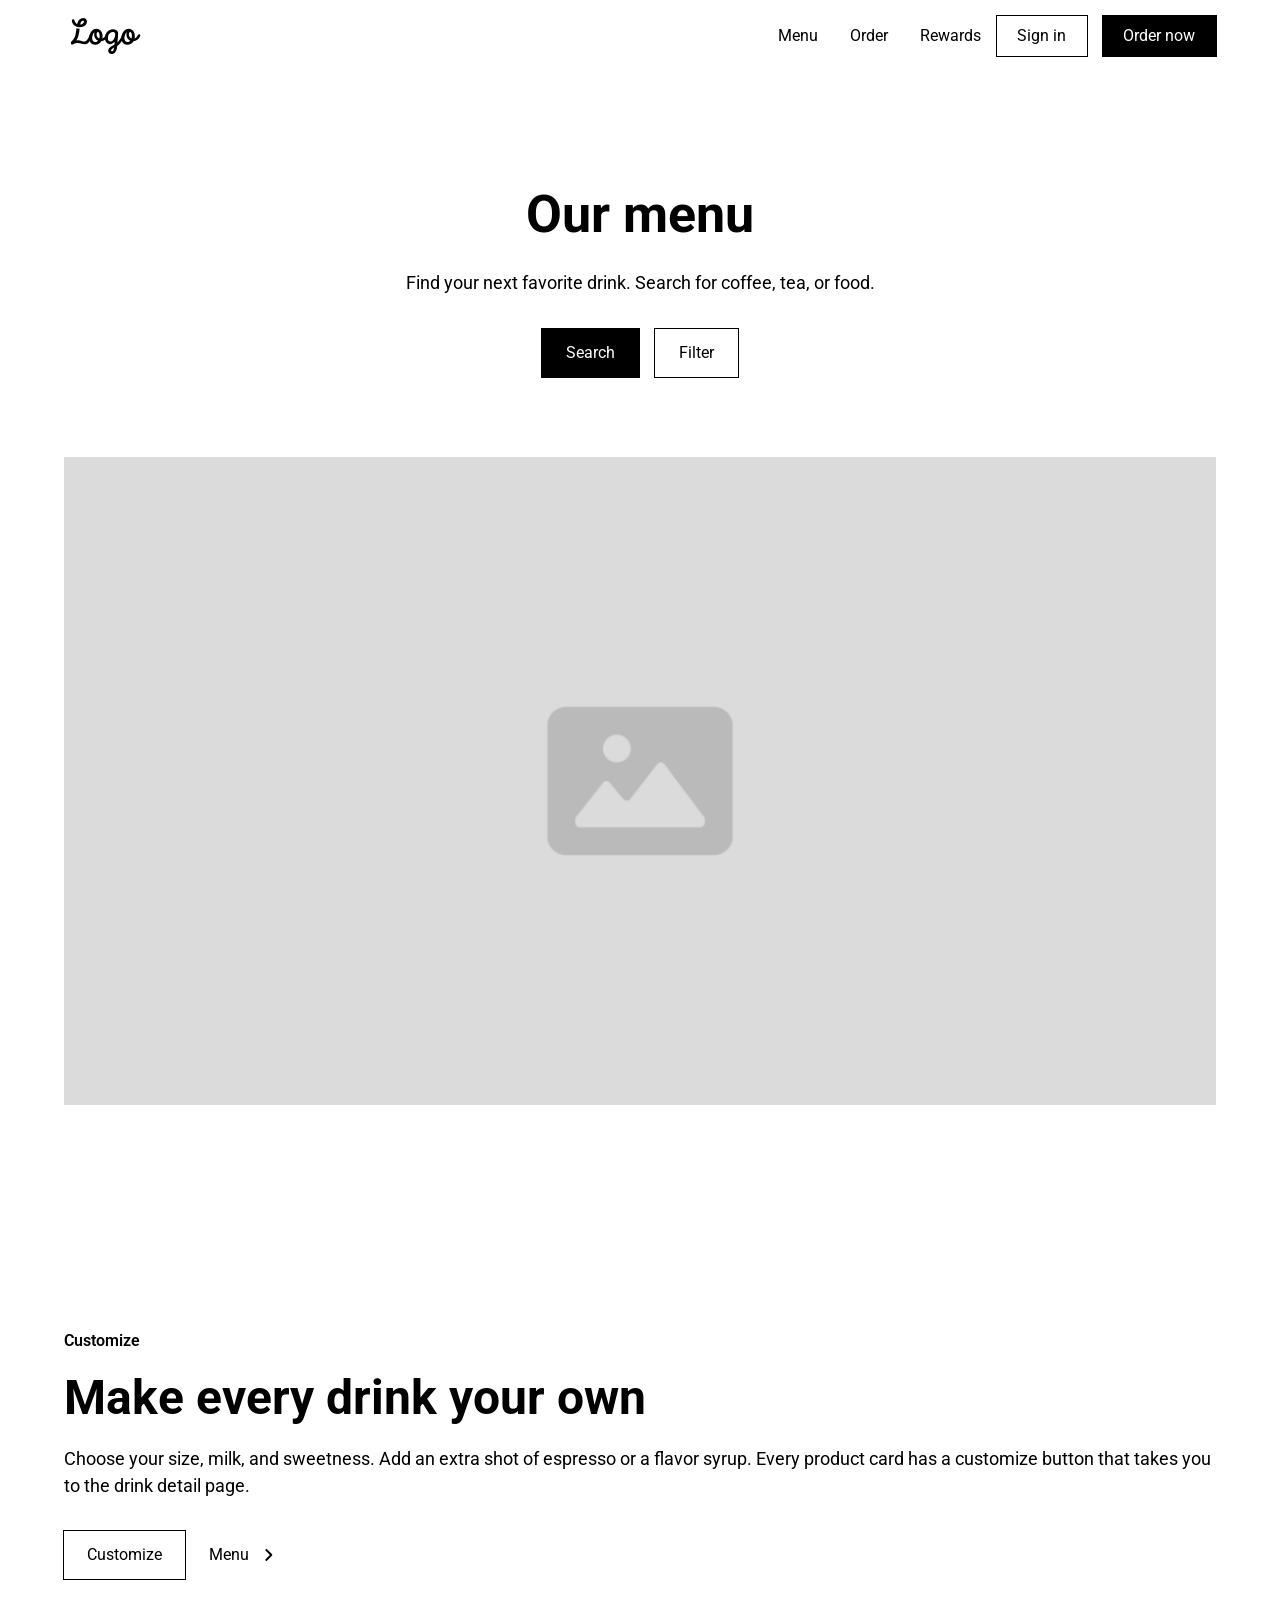
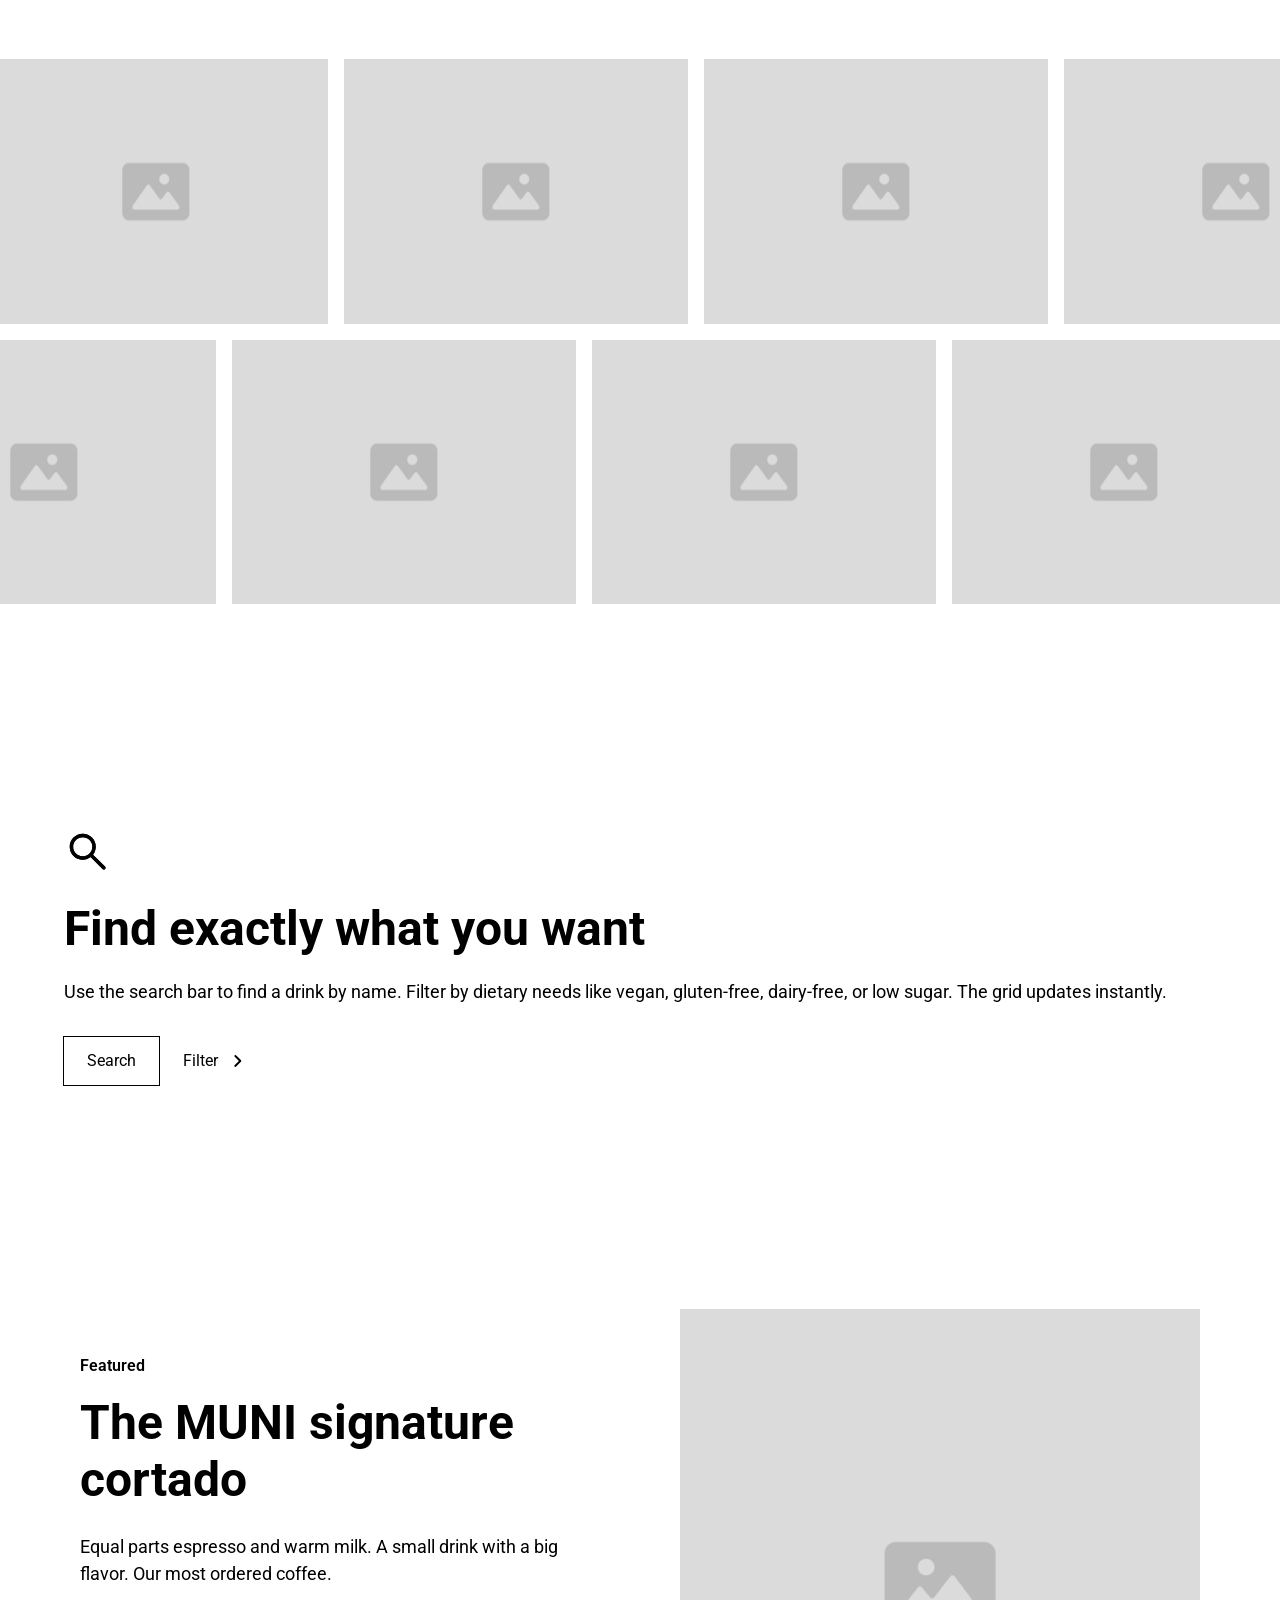
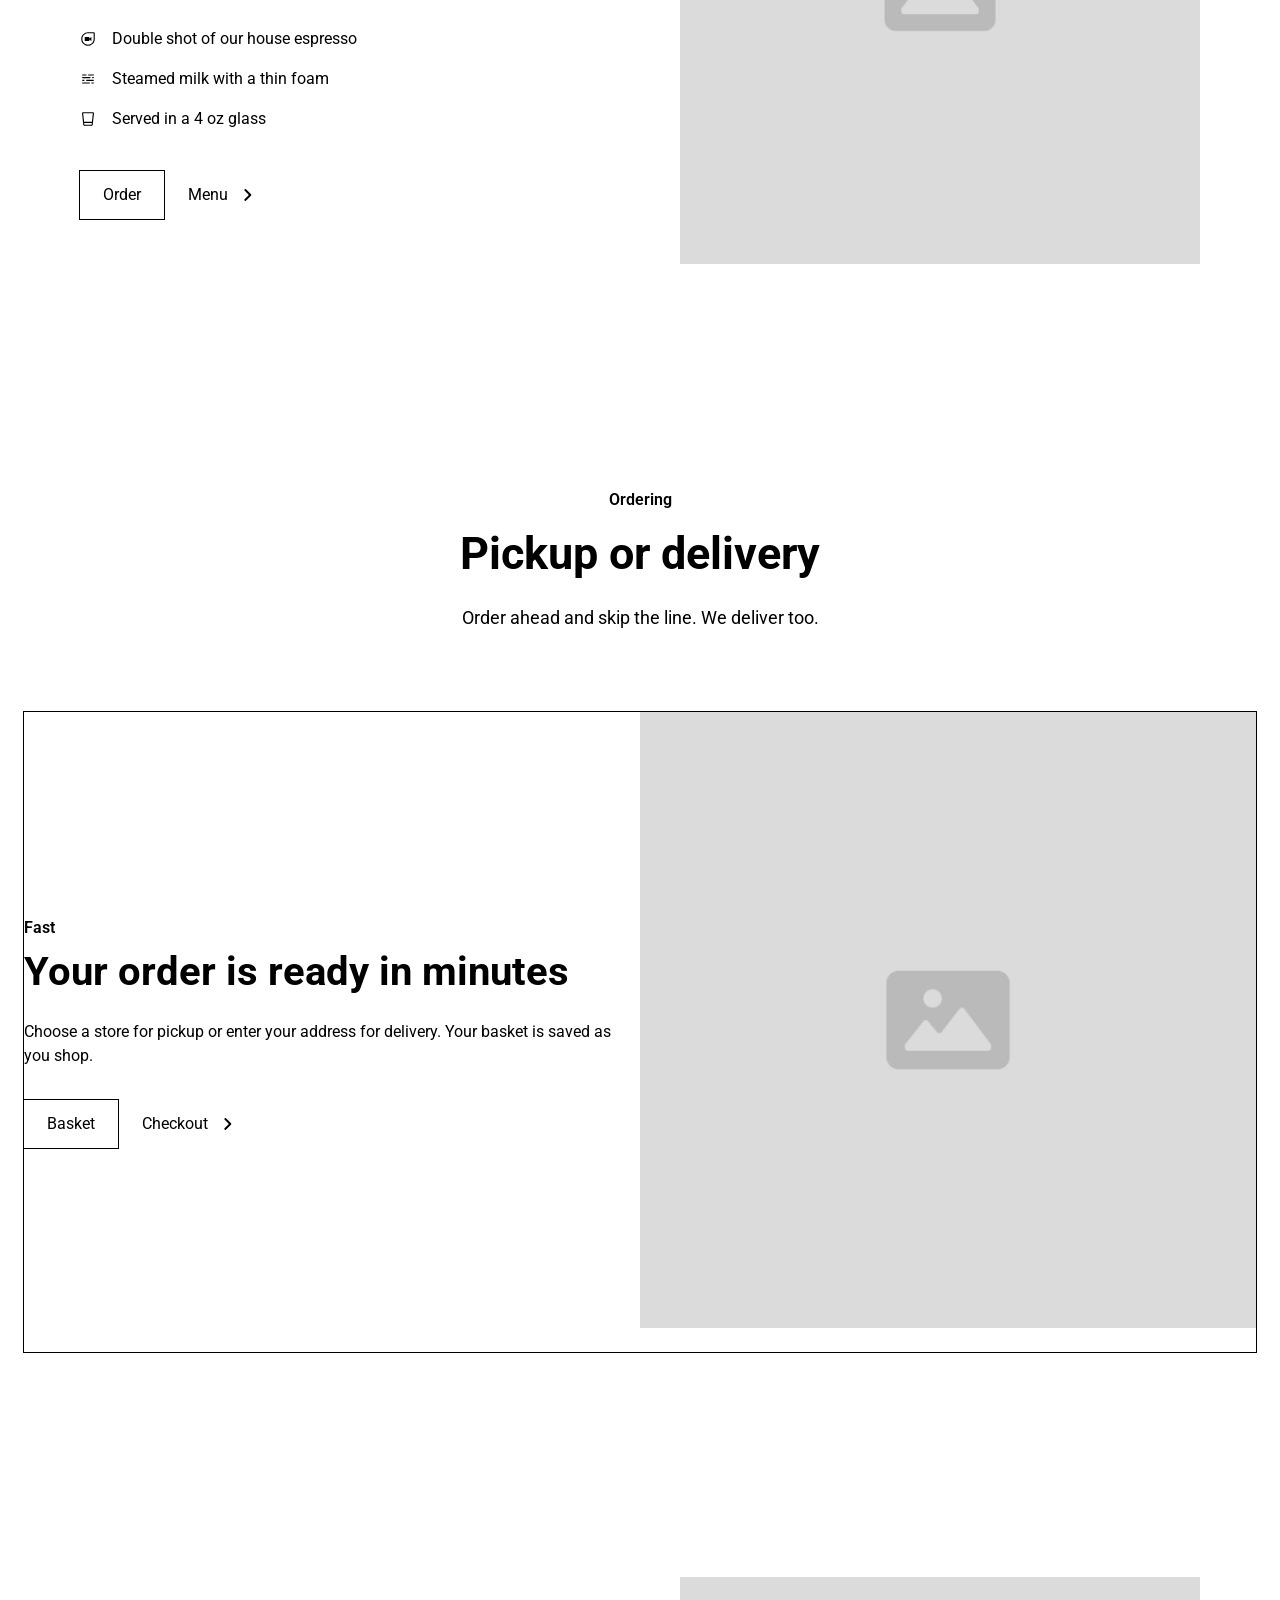
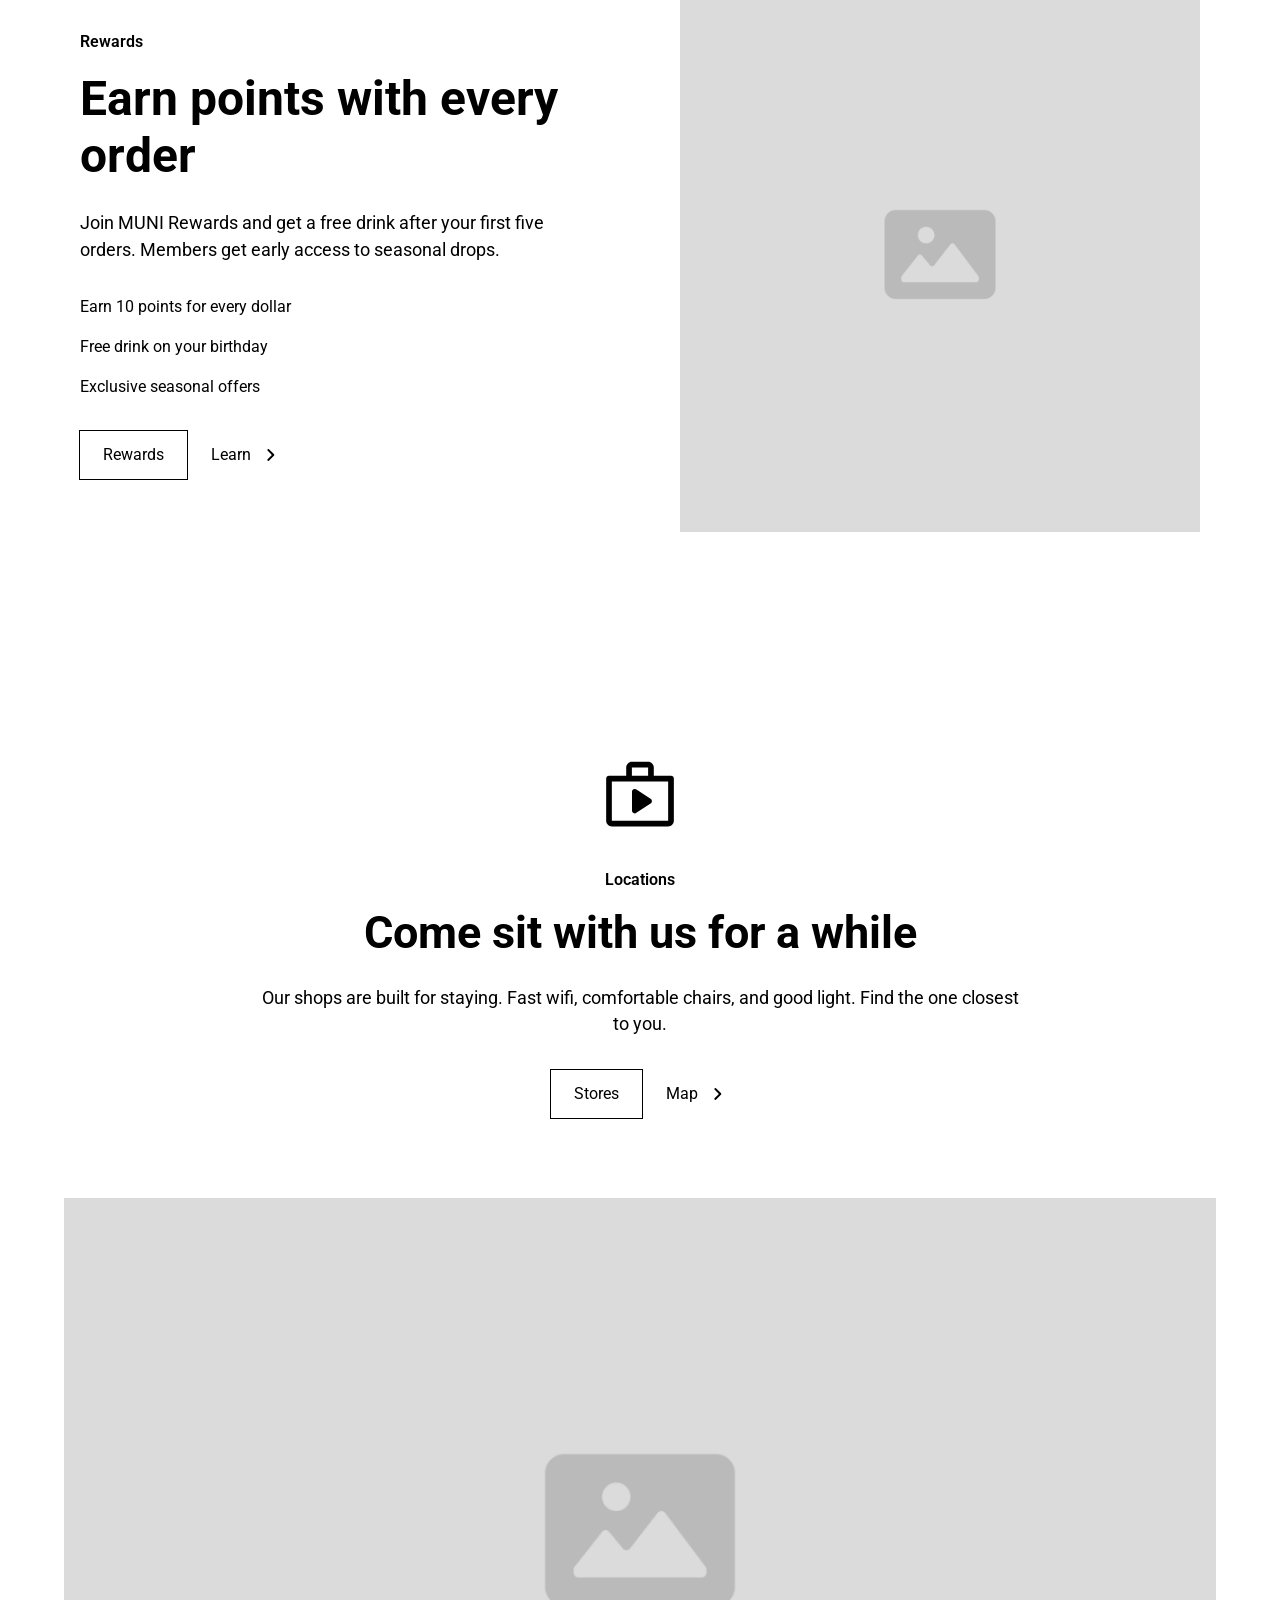
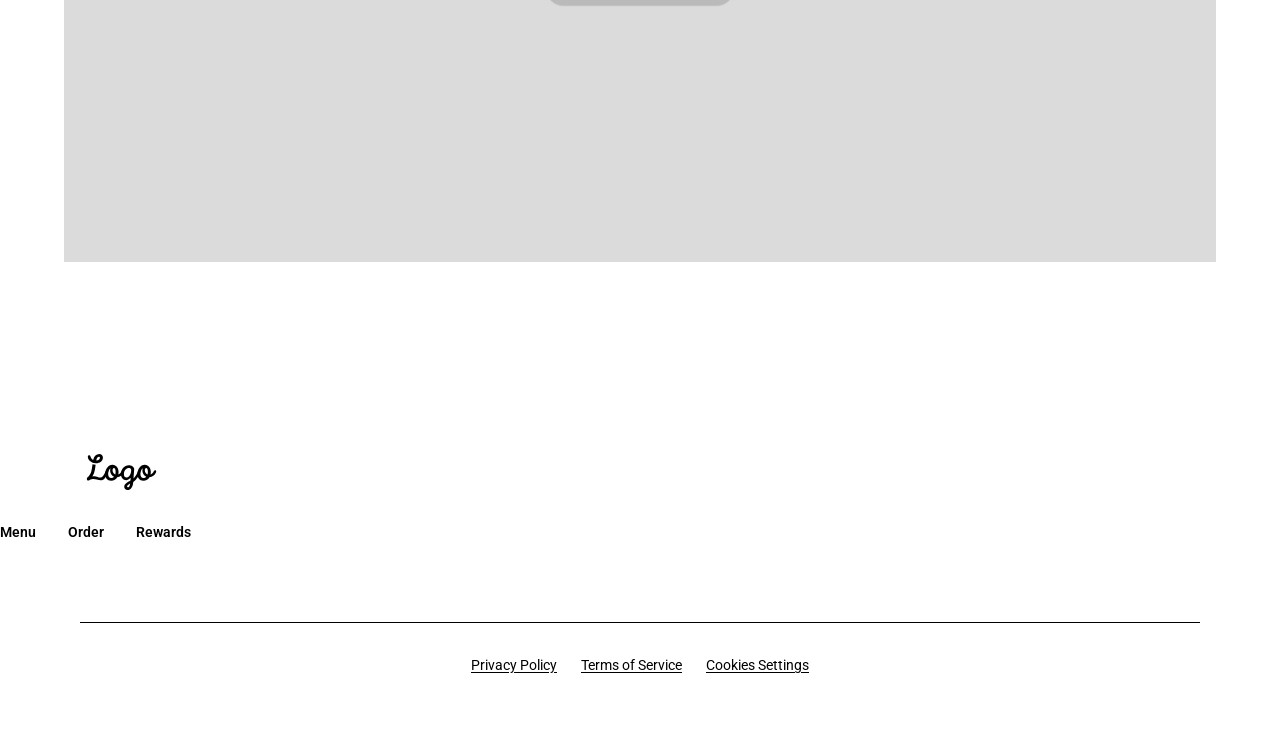
<file: menu-desktop.html>
<!DOCTYPE html>
<html>
<head>
  <meta charset="utf-8" />
	<meta name="viewport" content="width=device-width, initial-scale=1, shrink-to-fit=no">
	<link href="https://fonts.googleapis.com/css2?family=Roboto:ital,wght@0,100;0,300;0,400;0,500;0,700;0,900;1,100;1,300;1,400;1,500;1,700;1,900&display=swap" rel="stylesheet">
	<link rel="stylesheet" href="css/reset.css" />
	<link rel="stylesheet" href="css/global.css" />
	<link rel="stylesheet" href="css/menu-desktop.css" />

</head>

<body>
	<header class="header-b header1">
		<div class="header-container1">
			<object data="assets/footer-content/footer-logo.svg" class="chevron-right-a header-col2" type="image/svg+xml"></object>
			
			<div class="header-col3">
				<div class="header-col4">
					<p class="header-text-link4 text-regular-normal">Menu</p>
					<p class="header-text-link5 text-regular-normal">Order</p>
					<p class="header-text-link6 text-regular-normal">Rewards</p>
				</div>
				
				<div class="header-actions">
					<button class="header-btn header-btn1 hover-zoom">Sign in</button>
					<button class="header-btn header-btn2 hover-bright">Order now</button>
				</div>
			</div>
		</div>
	</header>
	
	<div class="header2 section2">
		<div class="header-container3">
			<div class="header-col7">
				<div class="header-content2">
					<h1 class="title-e header-title2">Our menu</h1>
					<p class="text-f header-text">
						Find your next favorite drink. Search for coffee, tea, or food.
					</p>
				</div>
				
				<div class="actions-b actions14">
					<button class="btn-b actions-btn2 hover-bright">Search</button>
					<button class="btn-b actions-btn3 hover-zoom">Filter</button>
				</div>
			</div>
			
			<img src="assets/menu-desktop/header-placeholder.png" class="placeholder-image-a header-placeholder" />
		</div>
	</div>
	
	<div class="layout-e layout1">
		<div class="layout-container5">
			<div class="layout-col2">
				<p class="layout-text2">Customize</p>
				<h2 class="subtitle-a layout-subtitle2">Make every drink your own</h2>
			</div>
			
			<div class="column-c col3">
				<p class="text-g column-text3">
					Choose your size, milk, and sweetness. Add an extra shot of espresso or a flavor syrup. Every product card has a customize button that takes you to the drink detail page.
				</p>
				
				<div class="actions-a actions6">
					<button class="btn-a actions-btn1 hover-zoom">Customize</button>
					
					<div class="button-a btn1">
						<p class="text-button-a button-text1">Menu</p>
						<object data="assets/button/button-chevron-right.svg" class="chevron-right-a button-chevron-right1" type="image/svg+xml"></object>
					</div>
				</div>
			</div>
		</div>
		
		<div class="layout-content6">
			<div class="row-c row3">
				<img src="assets/row/row-placeholder2.png" class="placeholder-image-c row-placeholder4" />
				<img src="assets/row/row-placeholder2.png" class="placeholder-image-c row-placeholder5" />
				<img src="assets/row/row-placeholder2.png" class="placeholder-image-c row-placeholder6" />
				<img src="assets/row/row-placeholder2.png" class="placeholder-image-c row-placeholder7" />
			</div>
			
			<div class="row-c row4">
				<img src="assets/row/row-placeholder2.png" class="placeholder-image-c row-placeholder4" />
				<img src="assets/row/row-placeholder2.png" class="placeholder-image-c row-placeholder5" />
				<img src="assets/row/row-placeholder2.png" class="placeholder-image-c row-placeholder6" />
				<img src="assets/row/row-placeholder2.png" class="placeholder-image-c row-placeholder7" />
			</div>
		</div>
	</div>
	
	<div class="layout2 section3">
		<div class="layout-container9">
			<div class="layout-col3">
				<object data="assets/layout-search.svg" class="layout-search" type="image/svg+xml"></object>
				<h2 class="subtitle-a layout-subtitle3">Find exactly what you want</h2>
			</div>
			
			<div class="column-c col6">
				<p class="text-g column-text3">
					Use the search bar to find a drink by name. Filter by dietary needs like vegan, gluten-free, dairy-free, or low sugar. The grid updates instantly.
				</p>
				
				<div class="actions-a actions6">
					<button class="btn-a actions-btn1 hover-zoom">Search</button>
					
					<div class="button-a btn1">
						<p class="text-button-a button-text1">Filter</p>
						<object data="assets/button/button-chevron-right.svg" class="chevron-right-a button-chevron-right1" type="image/svg+xml"></object>
					</div>
				</div>
			</div>
		</div>
	</div>
	
	<div class="layout-d layout3">
		<div class="layout-container4">
			<div class="layout-content4">
				<div class="layout-content5">
					<div class="column-b section-title3">
						<p class="column-text2">Featured</p>
						
						<div class="content-d content6">
							<h2 class="content-subtitle4">The MUNI signature cortado</h2>
							<p class="text-e content-text4">
								Equal parts espresso and warm milk. A small drink with a big flavor. Our most ordered coffee.
							</p>
						</div>
					</div>
					
					<div class="layout-list2">
						<div class="list-item-a list-item4">
							<object data="assets/list-item/list-item-duo.svg" class="chevron-right-a list-item-edit" type="image/svg+xml"></object>
							<p class="list-item-text1">Double shot of our house espresso</p>
						</div>
						
						<div class="list-item-a list-item5">
							<object data="assets/list-item/list-item-mist.svg" class="chevron-right-a list-item-edit" type="image/svg+xml"></object>
							<p class="list-item-text1">Steamed milk with a thin foam</p>
						</div>
						
						<div class="list-item-a list-item6">
							<object data="assets/list-item/list-item-glass-cup.svg" class="chevron-right-a list-item-edit" type="image/svg+xml"></object>
							<p class="list-item-text1">Served in a 4 oz glass</p>
						</div>
					</div>
				</div>
				
				<div class="actions-a actions5">
					<button class="btn-a actions-btn1 hover-zoom">Order</button>
					
					<div class="button-a btn1">
						<p class="text-button-a button-text1">Menu</p>
						<object data="assets/button/button-chevron-right.svg" class="chevron-right-a button-chevron-right1" type="image/svg+xml"></object>
					</div>
				</div>
			</div>
			
			<img src="assets/layout-container/layout-placeholder2.png" class="placeholder-image-c layout-placeholder2" />
		</div>
	</div>
	
	<div class="layout-f layout4">
		<div class="layout-container6">
			<div class="section-title-b section-title4">
				<p class="section-title-text2">Ordering</p>
				
				<div class="content-e content7">
					<h2 class="content-subtitle5">Pickup or delivery</h2>
					<p class="text-f content-text5">Order ahead and skip the line. We deliver too.</p>
				</div>
			</div>
			
			<div class="layout-component card4">
				<div class="content-f content9">
					<div class="content-top1">
						<p class="content-text6">Fast</p>
						
						<div class="content-g content10">
							<h2 class="title-b content-subtitle6">Your order is ready in minutes</h2>
							<p class="text-b content-text7">
								Choose a store for pickup or enter your address for delivery. Your basket is saved as you shop.
							</p>
						</div>
					</div>
					
					<div class="actions-a actions7">
						<button class="btn-a actions-btn1 hover-zoom">Basket</button>
						
						<div class="button-a btn1">
							<p class="text-button-a button-text1">Checkout</p>
							<object data="assets/button/button-chevron-right.svg" class="chevron-right-a button-chevron-right1" type="image/svg+xml"></object>
						</div>
					</div>
				</div>
				
				<img src="assets/layout-component/layout-img.png" class="image-a layout-img" />
			</div>
		</div>
	</div>
	
	<div class="layout-h layout5">
		<div class="layout-container8">
			<div class="layout-content9">
				<div class="layout-content10">
					<div class="column-b section-title9">
						<p class="column-text2">Rewards</p>
						
						<div class="content-d content6">
							<h2 class="content-subtitle4">Earn points with every order</h2>
							<p class="text-e content-text4">
								Join MUNI Rewards and get a free drink after your first five orders. Members get early access to seasonal drops.
							</p>
						</div>
					</div>
					
					<div class="layout-list4">
						<p class="layout-text-list4">Earn 10 points for every dollar</p>
						<p class="layout-text-list5">Free drink on your birthday</p>
						<p class="layout-text-list6">Exclusive seasonal offers</p>
					</div>
				</div>
				
				<div class="actions-a actions13">
					<button class="btn-a actions-btn1 hover-zoom">Rewards</button>
					
					<div class="button-a btn1">
						<p class="text-button-a button-text1">Learn</p>
						<object data="assets/button/button-chevron-right.svg" class="chevron-right-a button-chevron-right1" type="image/svg+xml"></object>
					</div>
				</div>
			</div>
			
			<img src="assets/layout-container/layout-placeholder2.png" class="placeholder-image-c layout-placeholder4" />
		</div>
	</div>
	
	<div class="layout6 section2">
		<div class="layout-container10">
			<div class="layout-content11">
				<object data="assets/layout-shop.svg" class="shop layout-shop" type="image/svg+xml"></object>
				
				<div class="section-title-b section-title10">
					<p class="section-title-text2">Locations</p>
					
					<div class="content-e content7">
						<h2 class="content-subtitle5">Come sit with us for a while</h2>
						<p class="text-f content-text5">
							Our shops are built for staying. Fast wifi, comfortable chairs, and good light. Find the one closest to you.
						</p>
					</div>
				</div>
				
				<div class="actions-a actions15">
					<button class="btn-a actions-btn1 hover-zoom">Stores</button>
					
					<div class="button-a btn1">
						<p class="text-button-a button-text1">Map</p>
						<object data="assets/button/button-chevron-right.svg" class="chevron-right-a button-chevron-right1" type="image/svg+xml"></object>
					</div>
				</div>
			</div>
			
			<img src="assets/menu-desktop/layout-placeholder.png" class="placeholder-image-a layout-placeholder5" />
		</div>
	</div>
	
	<footer class="footer-b footer1">
		<div class="footer-container2">
			<div class="footer-content2">
				<object data="assets/footer-content/footer-logo.svg" class="shop footer-logo2" type="image/svg+xml"></object>
				
				<div class="footer-links2">
					<p class="footer-text">Menu</p>
					<p class="footer-text">Order</p>
					<p class="footer-text">Rewards</p>
				</div>
			</div>
			
			<div class="footer-credits2">
				<a class="footer-link-a" href="#">Privacy Policy</a>
				<a class="footer-link-a" href="#">Terms of Service</a>
				<a class="footer-link-a" href="#">Cookies Settings</a>
			</div>
		</div>
	</footer>
</body>

</html>
</file>
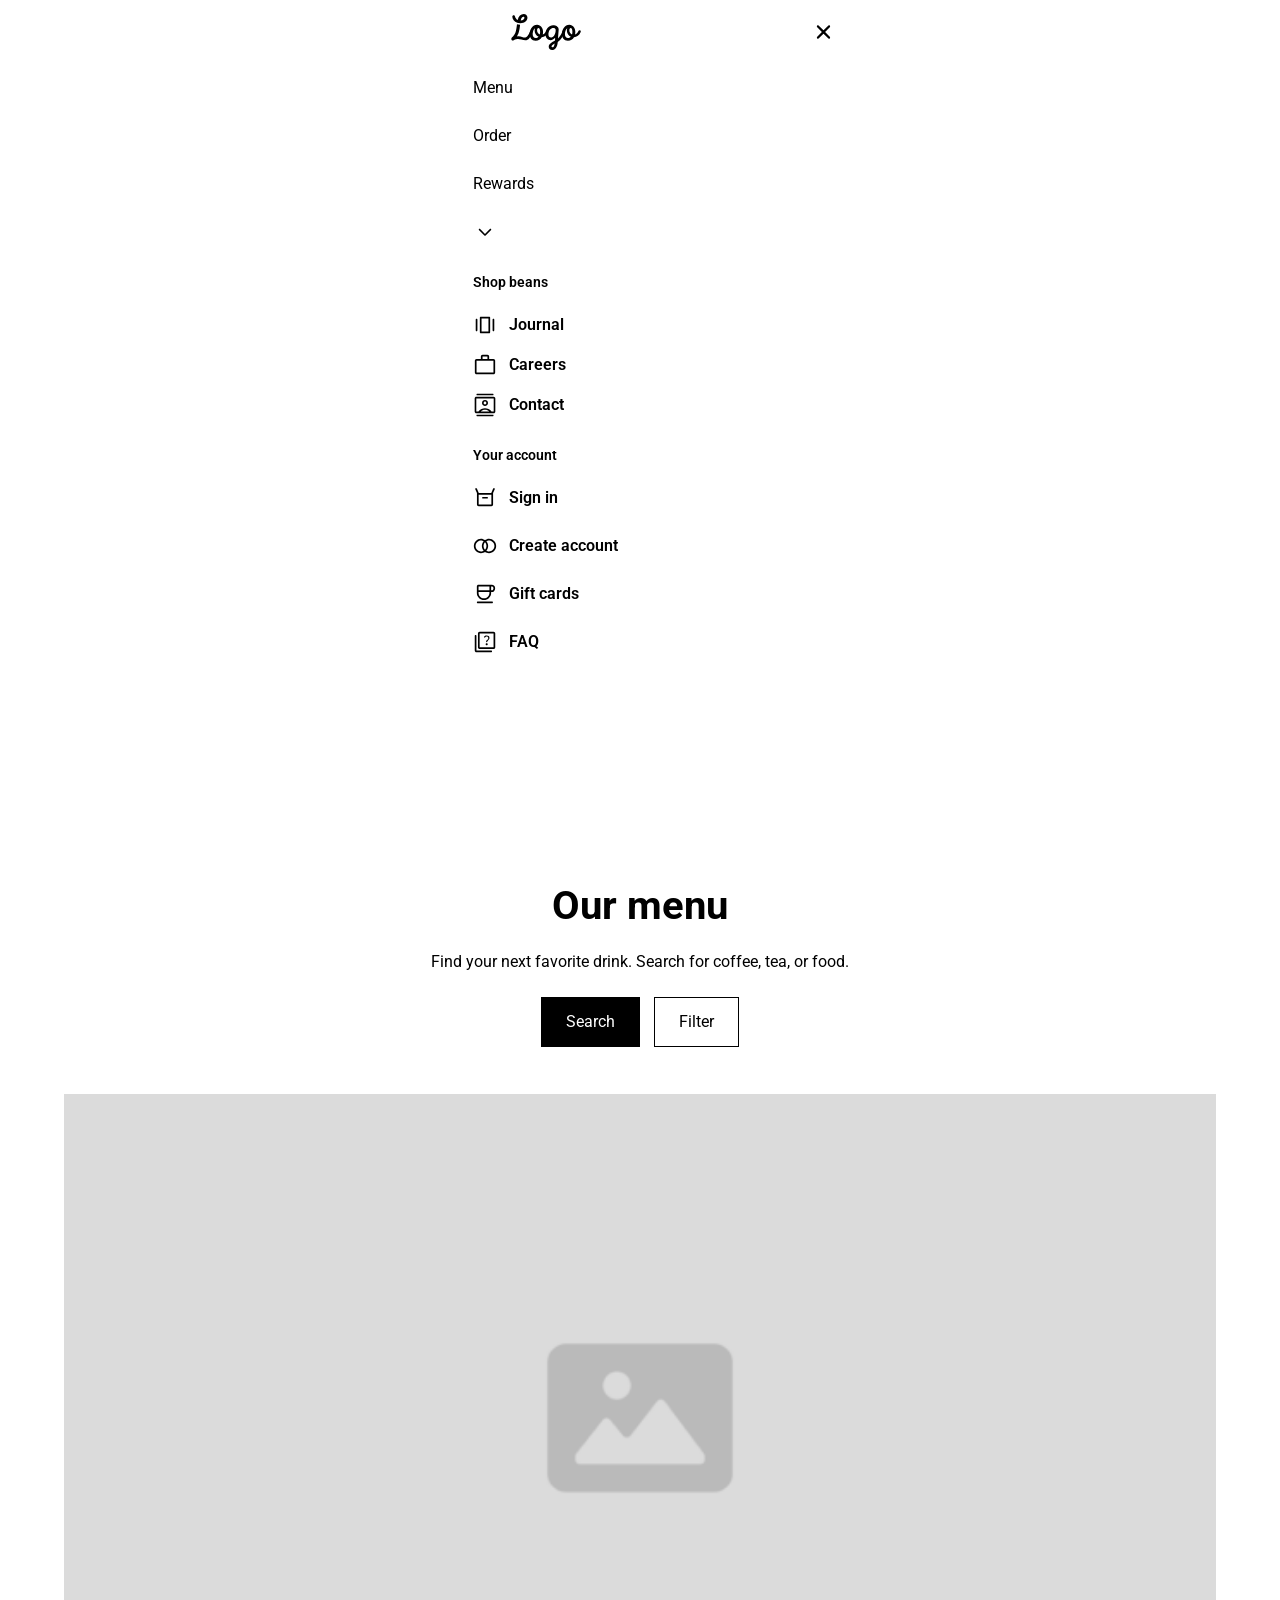
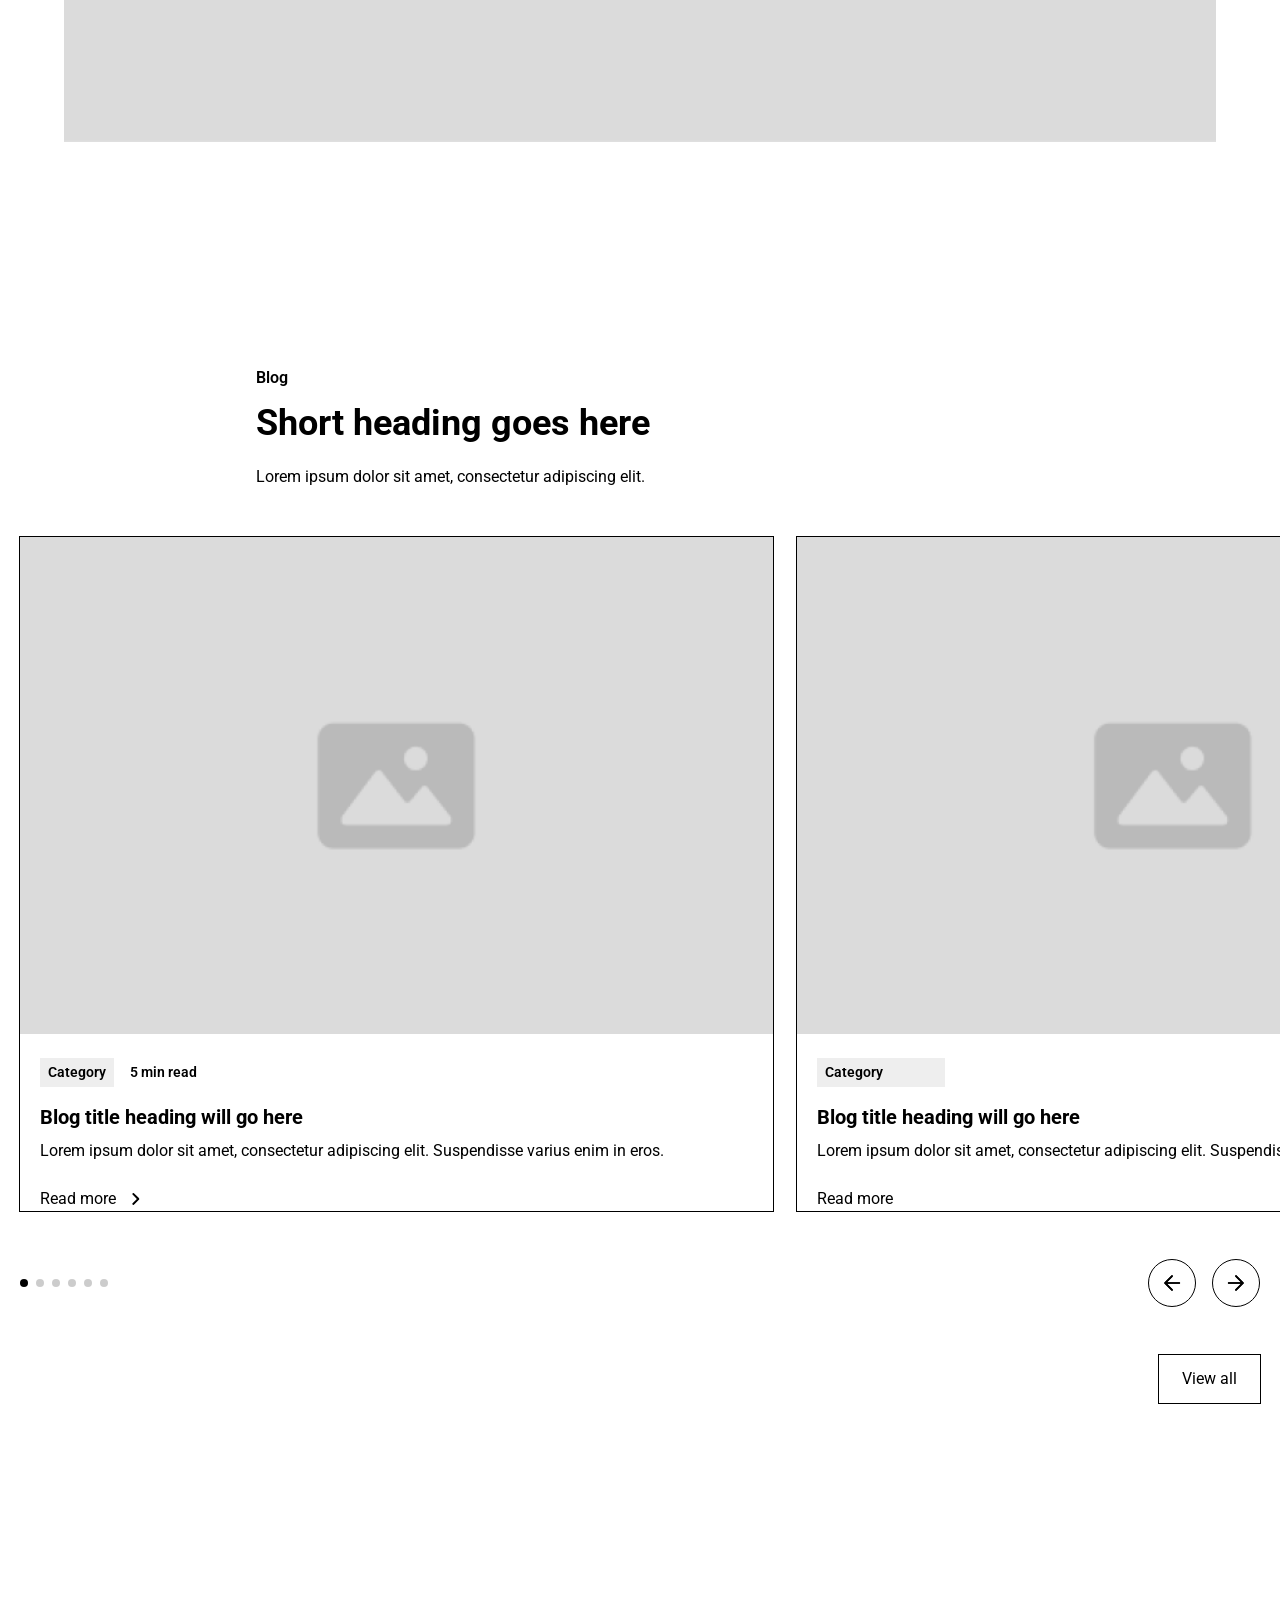
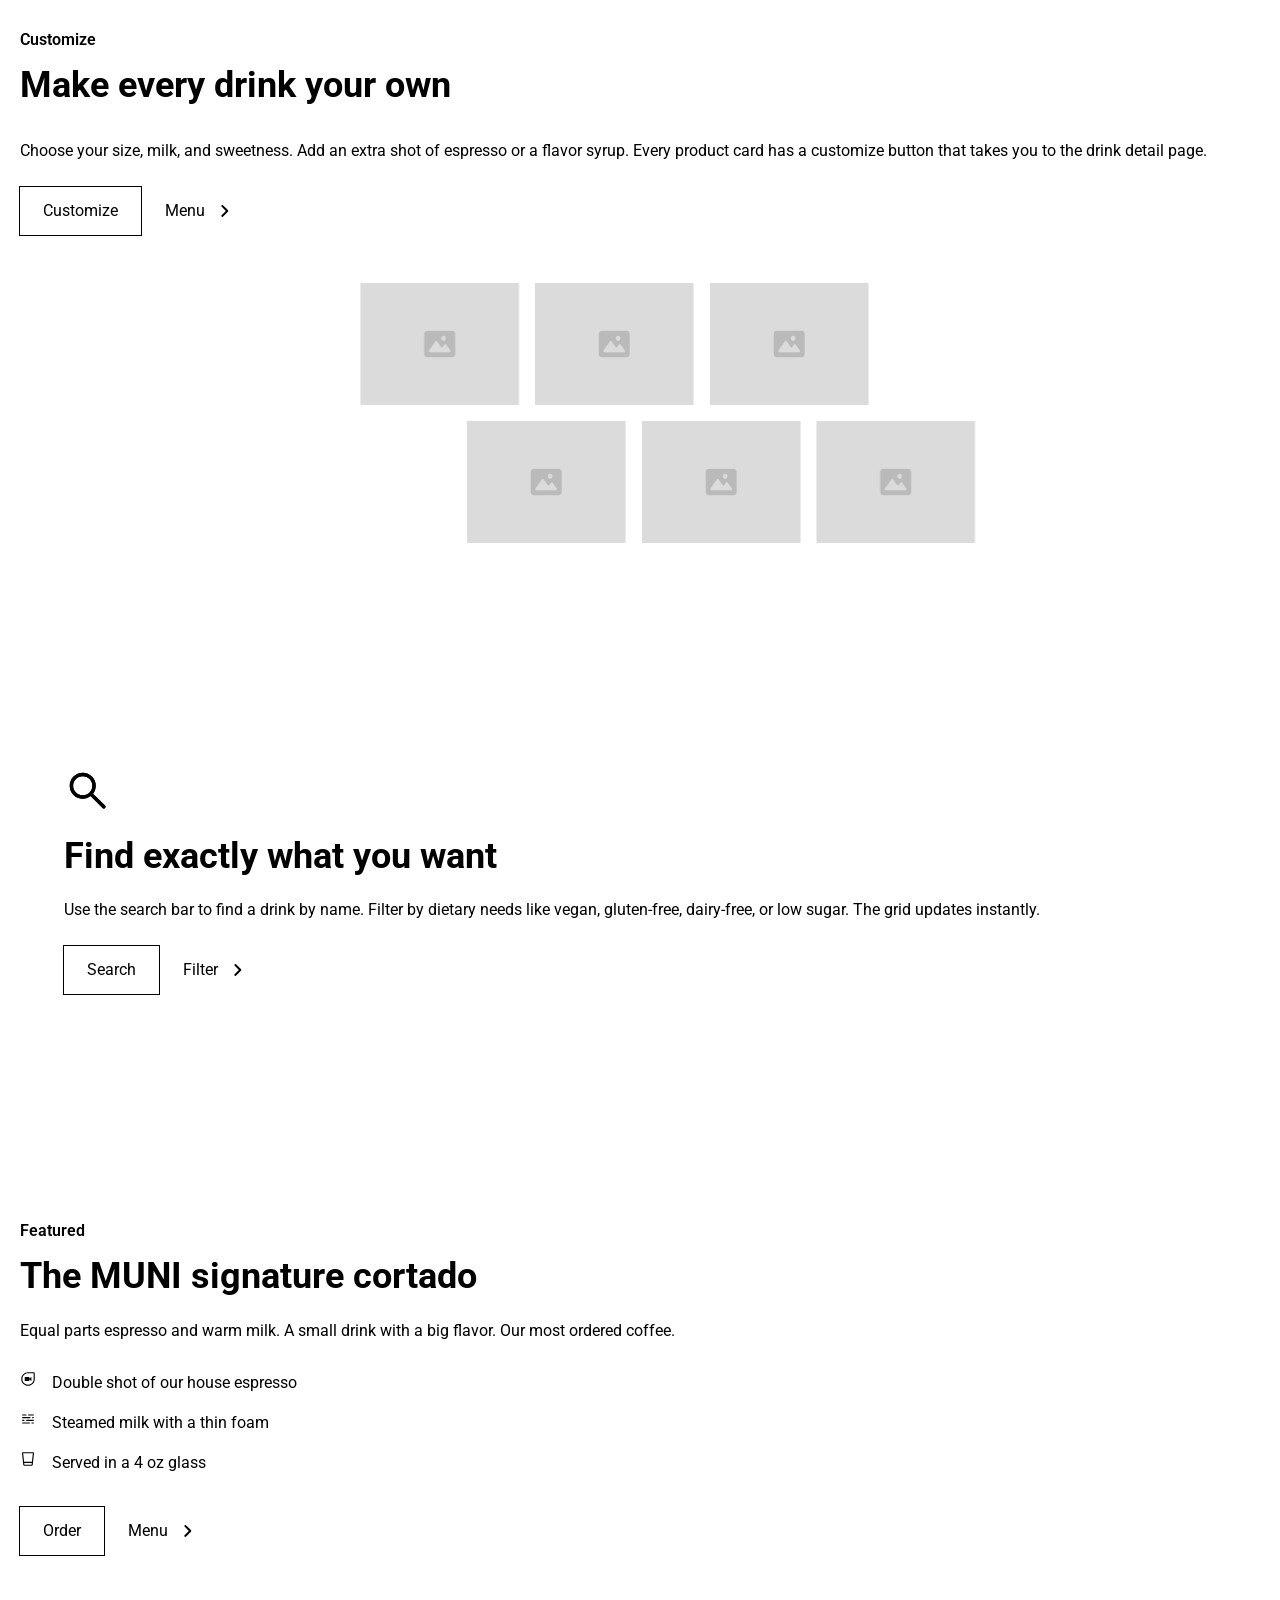
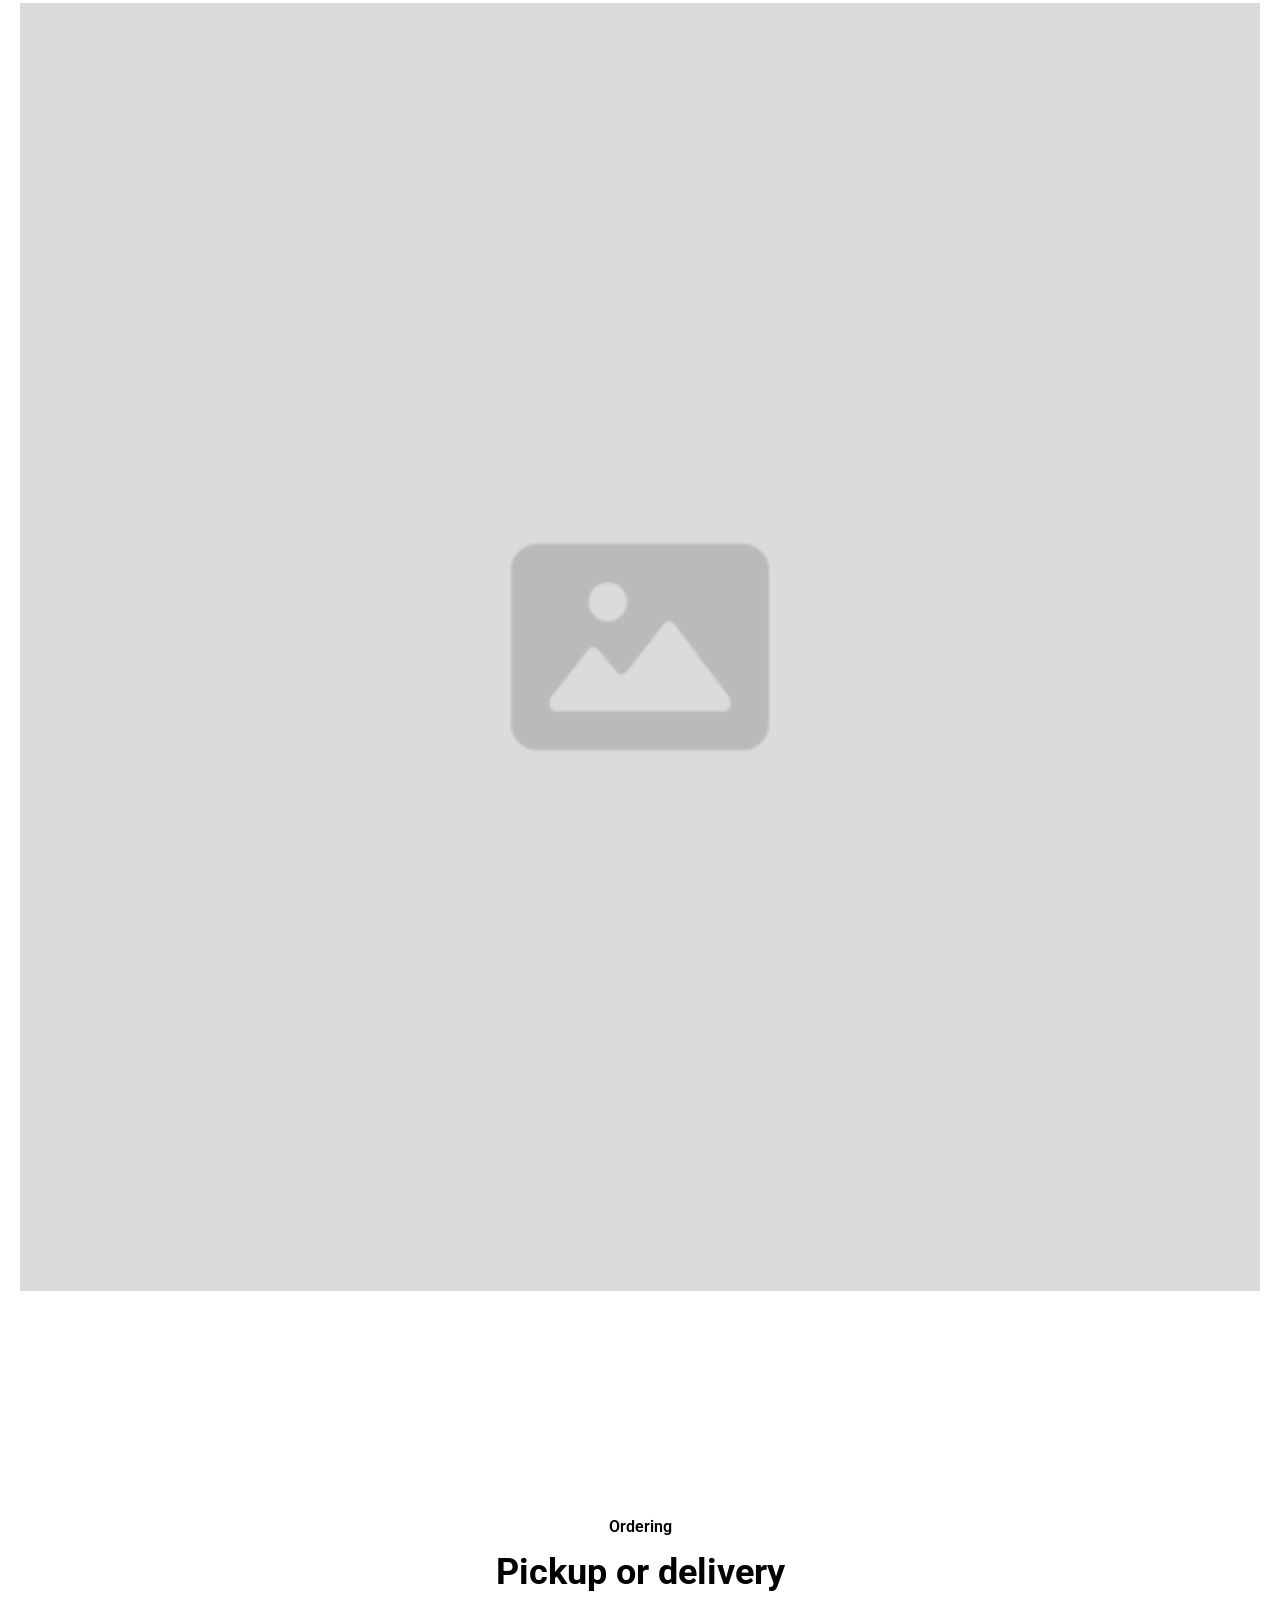
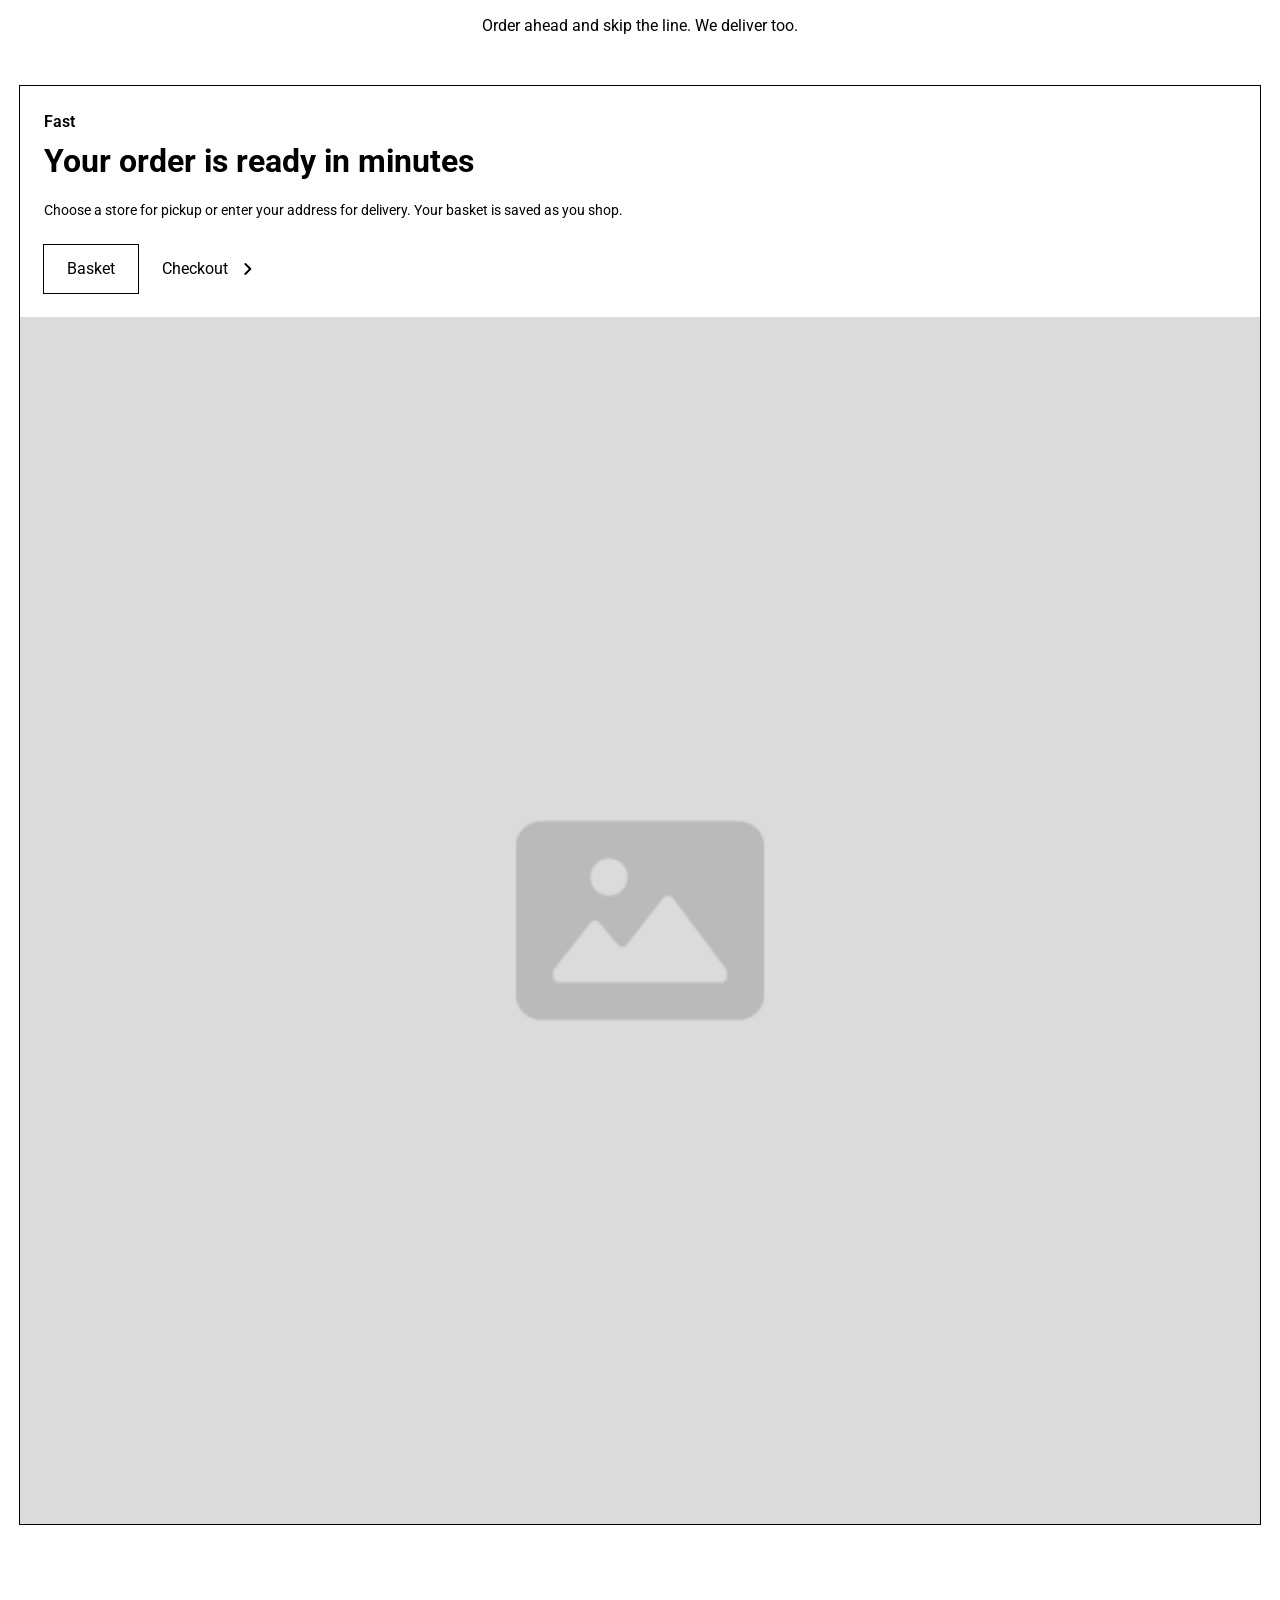
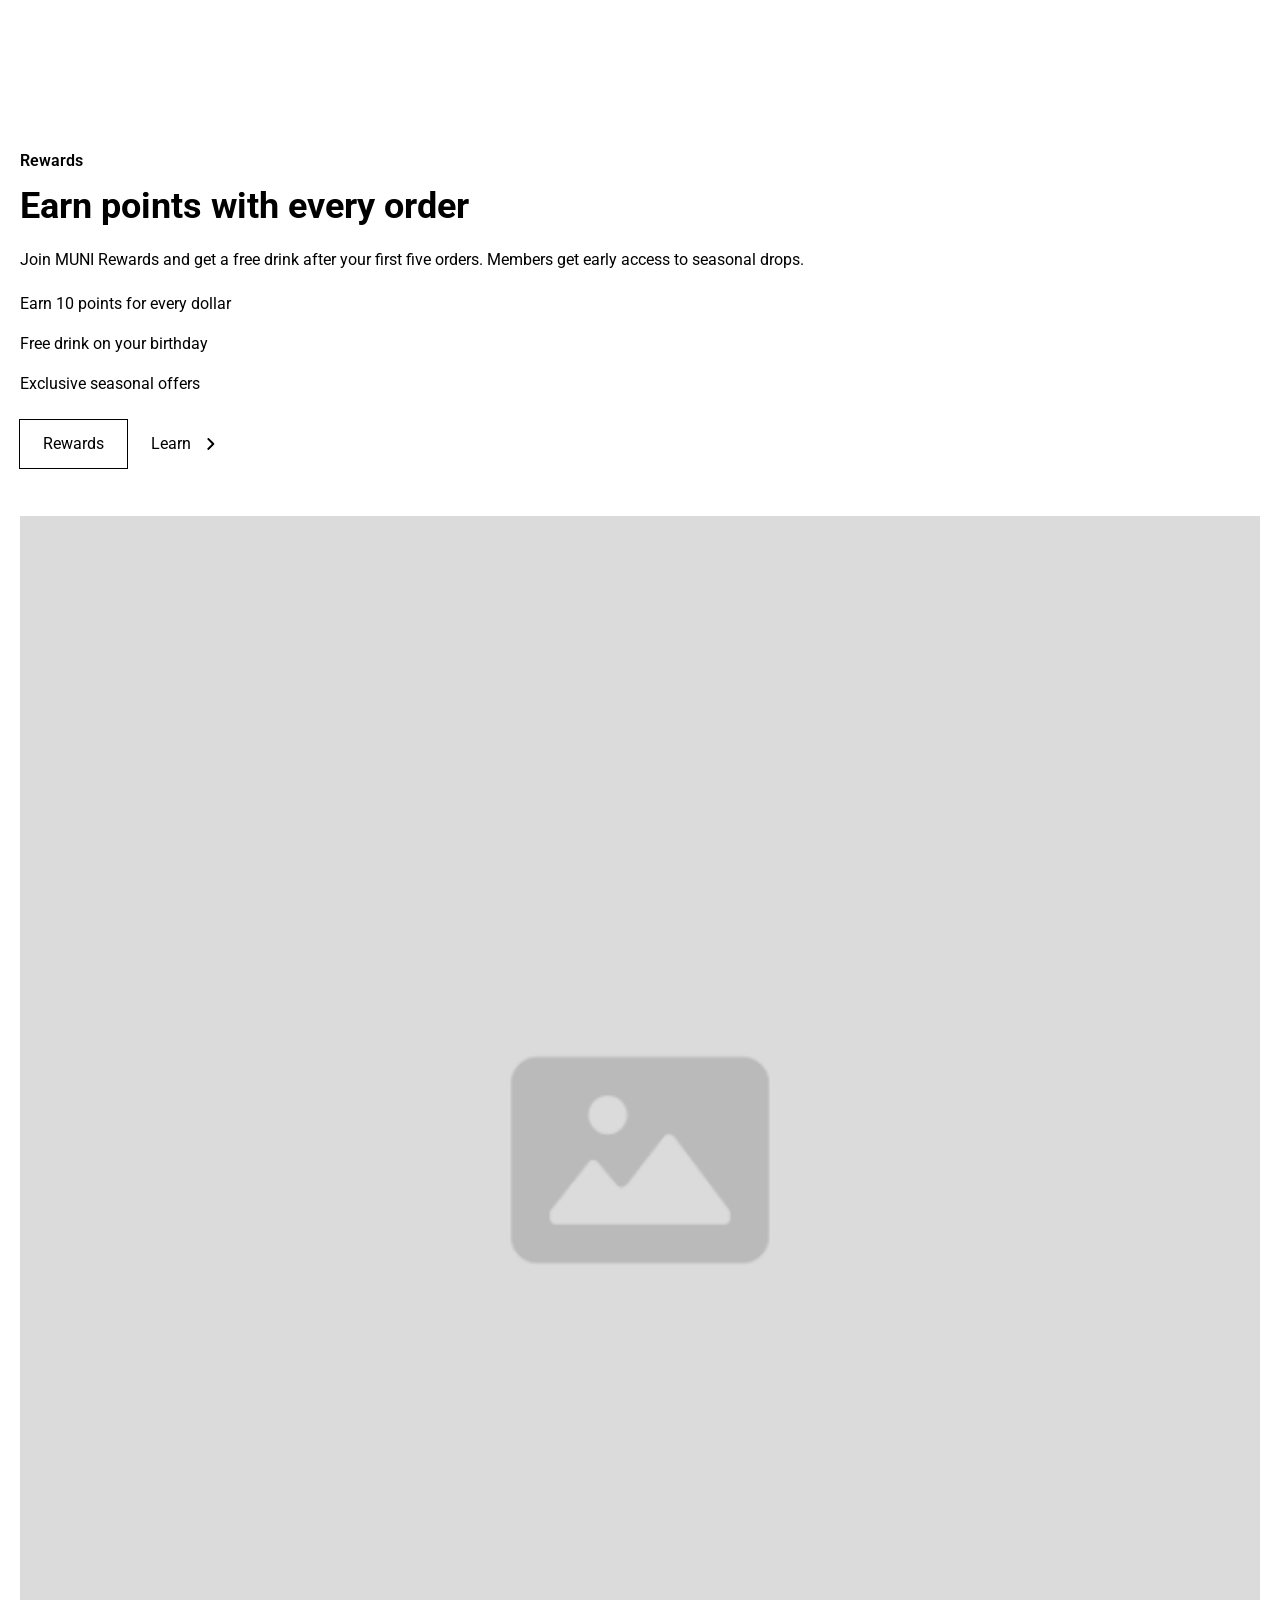
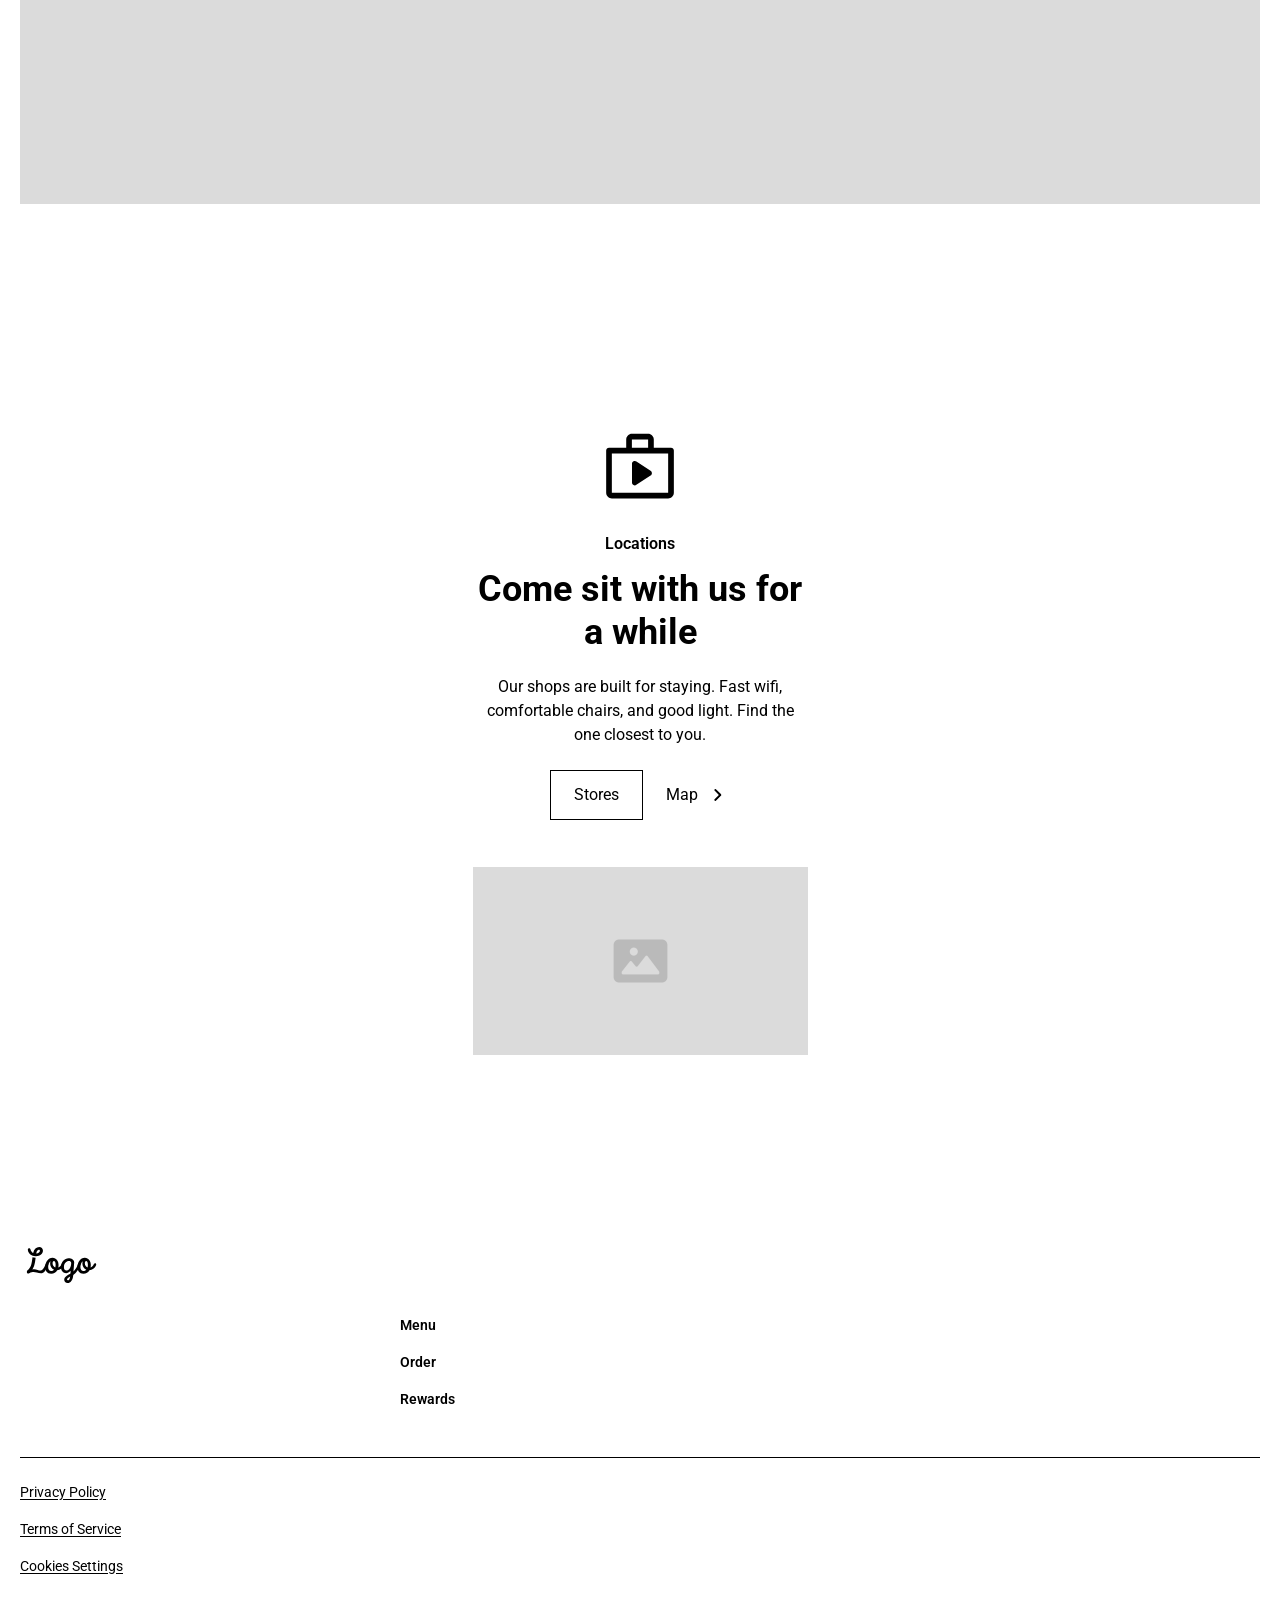
<file: menu-mobile.html>
<!DOCTYPE html>
<html>
<head>
  <meta charset="utf-8" />
	<meta name="viewport" content="width=device-width, initial-scale=1, shrink-to-fit=no">
	<link href="https://fonts.googleapis.com/css2?family=Roboto:ital,wght@0,100;0,300;0,400;0,500;0,700;0,900;1,100;1,300;1,400;1,500;1,700;1,900&display=swap" rel="stylesheet">
	<link rel="stylesheet" href="css/reset.css" />
	<link rel="stylesheet" href="css/global.css" />
	<link rel="stylesheet" href="css/menu-mobile.css" />

</head>

<body>
	<header class="header1">
		<object data="assets/header/header-content.svg" class="shop header-content2" type="image/svg+xml"></object>
		
		<div class="header-menu2 section1">
			<div class="header-col7">
				<p class="header-text-link7 text-regular-normal">Menu</p>
				<p class="header-text-link8 text-regular-normal">Order</p>
				<p class="header-text-link9 text-regular-normal">Rewards</p>
				
				<div class="header-link2">
					<object data="assets/header-link/header-nav-link.svg" class="shop header-nav-link2" type="image/svg+xml"></object>
					
					<div class="card-menu2">
						<div class="card-menu-list">
							<p class="text-a card-menu-text">Shop beans</p>
							
							<div class="menu-list-a content18">
								<div class="menu-item-a menu-item1">
									<object data="assets/menu-item/menu-item-amp-stories.svg" class="chevron-right-a menu-item-amp-stories1" type="image/svg+xml"></object>
									<p class="menu-item-text1">Journal</p>
								</div>
								
								<div class="menu-item-a menu-item2">
									<object data="assets/menu-item/menu-item-work.svg" class="chevron-right-a menu-item-amp-stories1" type="image/svg+xml"></object>
									<p class="menu-item-text1">Careers</p>
								</div>
								
								<div class="menu-item-a menu-item3">
									<object data="assets/menu-item/menu-item-contacts.svg" class="chevron-right-a menu-item-amp-stories1" type="image/svg+xml"></object>
									<p class="menu-item-text1">Contact</p>
								</div>
							</div>
						</div>
						
						<div class="menu-list-b menu-list3">
							<p class="text-a menu-list-text">Your account</p>
							
							<div class="menu-list-content">
								<div class="menu-item-a menu-item4">
									<object data="assets/menu-item/menu-item-orders.svg" class="chevron-right-a menu-item-amp-stories1" type="image/svg+xml"></object>
									<p class="menu-item-text1">Sign in</p>
								</div>
								
								<div class="menu-item-a menu-item5">
									<object data="assets/menu-item/menu-item-join.svg" class="chevron-right-a menu-item-amp-stories1" type="image/svg+xml"></object>
									<p class="menu-item-text1">Create account</p>
								</div>
								
								<div class="menu-item-a menu-item6">
									<object data="assets/menu-item/menu-item-coffee.svg" class="chevron-right-a menu-item-amp-stories1" type="image/svg+xml"></object>
									<p class="menu-item-text1">Gift cards</p>
								</div>
								
								<div class="menu-item-a menu-item7">
									<object data="assets/menu-item/menu-item-quiz.svg" class="chevron-right-a menu-item-amp-stories1" type="image/svg+xml"></object>
									<p class="menu-item-text1">FAQ</p>
								</div>
							</div>
						</div>
					</div>
				</div>
			</div>
		</div>
	</header>
	
	<div class="header2 section1">
		<div class="header-container3">
			<div class="header-col8">
				<div class="header-content3">
					<h1 class="title-d header-title2">Our menu</h1>
					<p class="text-c header-text">
						Find your next favorite drink. Search for coffee, tea, or food.
					</p>
				</div>
				
				<div class="actions-b actions14">
					<button class="btn-b actions-btn2 hover-bright">Search</button>
					<button class="btn-b actions-btn3 hover-zoom">Filter</button>
				</div>
			</div>
			
			<img src="assets/menu-mobile/header-placeholder.png" class="placeholder-image-a header-placeholder" />
		</div>
	</div>
	
	<div class="blog blog1">
		<div class="blog-container">
			<div class="title-a title1">
				<p class="title-text">Blog</p>
				
				<div class="content-a content1">
					<h2 class="subtitle-heading-a content-subtitle1">Short heading goes here</h2>
					<p class="text-b content-text1">
						Lorem ipsum dolor sit amet, consectetur adipiscing elit. 
					</p>
				</div>
			</div>
			
			<div class="blog-row">
				<div class="blog-content1">
					<div class="card2 card1">
						<img src="assets/card/card-placeholder.png" class="card-placeholder1" />
						
						<div class="card-content1 group1">
							<div class="card-content2">
								<div class="card-info1">
									<button class="card-btn-tag text-small-semi-bold hover-bright">Category</button>
									<p class="card-text1 text-small-semi-bold">5 min read</p>
								</div>
								
								<div class="content-c content3">
									<h2 class="content-subtitle3">Blog title heading will go here</h2>
									<p class="text-b content-text3">
										Lorem ipsum dolor sit amet, consectetur adipiscing elit. Suspendisse varius enim in eros.
									</p>
								</div>
							</div>
							
							<div class="button-a btn2">
								<p class="text-button-a button-text1">Read more</p>
								<object data="assets/button/button-chevron-right.svg" class="chevron-right-a button-chevron-right1" type="image/svg+xml"></object>
							</div>
						</div>
					</div>
					
					<div class="card3 card1">
						<img src="assets/card/card-placeholder.png" class="card-placeholder2" />
						
						<div class="card-content3 group1">
							<div class="card-content4">
								<div class="card-info2 text-small-semi-bold">Category</div>
								
								<div class="content-c content4">
									<h2 class="content-subtitle3">Blog title heading will go here</h2>
									<p class="text-b content-text3">
										Lorem ipsum dolor sit amet, consectetur adipiscing elit. Suspendisse varius enim in eros.
									</p>
								</div>
							</div>
							
							<p class="card-text2 text-regular-normal">Read more</p>
						</div>
					</div>
				</div>
				
				<div class="blog-content2">
					<div class="blog-slider-dots">
						<div class="circle-dot blog-circle-dot1"></div>
						<div class="circle-dot blog-circle-dot2"></div>
						<div class="circle-dot blog-circle-dot3"></div>
						<div class="circle-dot blog-circle-dot4"></div>
						<div class="circle-dot blog-circle-dot5"></div>
						<div class="circle-dot blog-circle-dot6"></div>
					</div>
					
					<div class="blog-slider-buttons">
						<div class="circle-slider-arrow circle-slider-arrow1">
							<object data="assets/circle-slider-arrow/circle-slider-arrow-back.svg" class="arrow-forward circle-slider-arrow-back" type="image/svg+xml"></object>
						</div>
						
						<div class="circle-slider-arrow circle-slider-arrow2">
							<object data="assets/circle-slider-arrow/circle-slider-arrow-forward.svg" class="arrow-forward circle-slider-arrow-back" type="image/svg+xml"></object>
						</div>
					</div>
				</div>
			</div>
			
			<button class="btn-a blog-btn-actions hover-zoom">View all</button>
		</div>
	</div>
	
	<div class="layout-b layout1">
		<div class="layout-container2">
			<div class="layout-col1">
				<p class="layout-text1">Customize</p>
				<h2 class="subtitle-heading-a layout-subtitle1">Make every drink your own</h2>
			</div>
			
			<div class="column-a col1">
				<p class="text-b column-text1">
					Choose your size, milk, and sweetness. Add an extra shot of espresso or a flavor syrup. Every product card has a customize button that takes you to the drink detail page.
				</p>
				
				<div class="actions-a actions2">
					<button class="btn-a actions-btn1 hover-zoom">Customize</button>
					
					<div class="button-a btn1">
						<p class="text-button-a button-text1">Menu</p>
						<object data="assets/button/button-chevron-right.svg" class="chevron-right-a button-chevron-right1" type="image/svg+xml"></object>
					</div>
				</div>
			</div>
		</div>
		
		<div class="layout-content3">
			<div class="row-a row1">
				<img src="assets/row/row-placeholder.png" class="row-placeholder1" />
				<img src="assets/row/row-placeholder.png" class="placeholder-image-b row-placeholder2" />
				<img src="assets/row/row-placeholder.png" class="placeholder-image-b row-placeholder3" />
			</div>
			
			<div class="row-a row2">
				<img src="assets/row/row-placeholder.png" class="row-placeholder1" />
				<img src="assets/row/row-placeholder.png" class="placeholder-image-b row-placeholder2" />
				<img src="assets/row/row-placeholder.png" class="placeholder-image-b row-placeholder3" />
			</div>
		</div>
	</div>
	
	<div class="layout2 section1">
		<div class="layout-container9">
			<div class="layout-col3">
				<object data="assets/layout-search.svg" class="shop layout-search1" type="image/svg+xml"></object>
				<h2 class="subtitle-heading-a layout-subtitle3">Find exactly what you want</h2>
			</div>
			
			<div class="column-a col6">
				<p class="text-b column-text1">
					Use the search bar to find a drink by name. Filter by dietary needs like vegan, gluten-free, dairy-free, or low sugar. The grid updates instantly.
				</p>
				
				<div class="actions-a actions2">
					<button class="btn-a actions-btn1 hover-zoom">Search</button>
					
					<div class="button-a btn1">
						<p class="text-button-a button-text1">Filter</p>
						<object data="assets/button/button-chevron-right.svg" class="chevron-right-a button-chevron-right1" type="image/svg+xml"></object>
					</div>
				</div>
			</div>
		</div>
	</div>
	
	<div class="layout-a layout3">
		<div class="layout-container1">
			<div class="layout-content1">
				<div class="layout-content2">
					<div class="title-a section-title1">
						<p class="title-text">Featured</p>
						
						<div class="content-a content1">
							<h2 class="subtitle-heading-a content-subtitle1">The MUNI signature cortado</h2>
							<p class="text-b content-text1">
								Equal parts espresso and warm milk. A small drink with a big flavor. Our most ordered coffee.
							</p>
						</div>
					</div>
					
					<div class="layout-list1">
						<div class="list-item-a list-item1">
							<object data="assets/list-item/list-item-duo.svg" class="chevron-right-a list-item-edit" type="image/svg+xml"></object>
							<p class="list-item-text1">Double shot of our house espresso</p>
						</div>
						
						<div class="list-item-a list-item2">
							<object data="assets/list-item/list-item-mist.svg" class="chevron-right-a list-item-edit" type="image/svg+xml"></object>
							<p class="list-item-text1">Steamed milk with a thin foam</p>
						</div>
						
						<div class="list-item-a list-item3">
							<object data="assets/list-item/list-item-glass-cup.svg" class="chevron-right-a list-item-edit" type="image/svg+xml"></object>
							<p class="list-item-text1">Served in a 4 oz glass</p>
						</div>
					</div>
				</div>
				
				<div class="actions-a actions1">
					<button class="btn-a actions-btn1 hover-zoom">Order</button>
					
					<div class="button-a btn1">
						<p class="text-button-a button-text1">Menu</p>
						<object data="assets/button/button-chevron-right.svg" class="chevron-right-a button-chevron-right1" type="image/svg+xml"></object>
					</div>
				</div>
			</div>
			
			<img src="assets/layout-container/layout-placeholder.png" class="placeholder-image-a layout-placeholder1" />
		</div>
	</div>
	
	<div class="layout-c layout4">
		<div class="layout-container3">
			<div class="section-title-a section-title2">
				<p class="section-title-text1">Ordering</p>
				
				<div class="content-b content2">
					<h2 class="content-subtitle2">Pickup or delivery</h2>
					<p class="text-c content-text2">Order ahead and skip the line. We deliver too.</p>
				</div>
			</div>
			
			<div class="card-component card1">
				<div class="card-component-content1 group2">
					<div class="card-component-content-top">
						<p class="card-component-text-tagline">Fast</p>
						
						<div class="card-component-content2">
							<h2 class="subtitle-heading-b card-component-subtitle">Your order is ready in minutes</h2>
							<p class="text-d card-component-text-duis">
								Choose a store for pickup or enter your address for delivery. Your basket is saved as you shop.
							</p>
						</div>
					</div>
					
					<div class="actions-a actions3">
						<button class="btn-a actions-btn1 hover-zoom">Basket</button>
						
						<div class="button-a btn1">
							<p class="text-button-a button-text1">Checkout</p>
							<object data="assets/button/button-chevron-right.svg" class="chevron-right-a button-chevron-right1" type="image/svg+xml"></object>
						</div>
					</div>
				</div>
				
				<img src="assets/card-component/card-component-img.png" class="placeholder-image-a card-component-img" />
			</div>
		</div>
	</div>
	
	<div class="layout-g layout5">
		<div class="layout-container7">
			<div class="layout-content7">
				<div class="layout-content8">
					<div class="title-a section-title8">
						<p class="title-text">Rewards</p>
						
						<div class="content-a content1">
							<h2 class="subtitle-heading-a content-subtitle1">Earn points with every order</h2>
							<p class="text-b content-text1">
								Join MUNI Rewards and get a free drink after your first five orders. Members get early access to seasonal drops.
							</p>
						</div>
					</div>
					
					<div class="layout-list3">
						<p class="layout-text-list1">Earn 10 points for every dollar</p>
						<p class="layout-text-list2">Free drink on your birthday</p>
						<p class="layout-text-list3">Exclusive seasonal offers</p>
					</div>
				</div>
				
				<div class="actions-a actions12">
					<button class="btn-a actions-btn1 hover-zoom">Rewards</button>
					
					<div class="button-a btn1">
						<p class="text-button-a button-text1">Learn</p>
						<object data="assets/button/button-chevron-right.svg" class="chevron-right-a button-chevron-right1" type="image/svg+xml"></object>
					</div>
				</div>
			</div>
			
			<img src="assets/layout-container/layout-placeholder.png" class="placeholder-image-a layout-placeholder3" />
		</div>
	</div>
	
	<div class="layout6 section1">
		<div class="layout-container10">
			<div class="layout-content11">
				<object data="assets/layout-shop.svg" class="shop layout-shop" type="image/svg+xml"></object>
				
				<div class="section-title-a section-title10">
					<p class="section-title-text1">Locations</p>
					
					<div class="content-b content2">
						<h2 class="content-subtitle2">Come sit with us for a while</h2>
						<p class="text-c content-text2">
							Our shops are built for staying. Fast wifi, comfortable chairs, and good light. Find the one closest to you.
						</p>
					</div>
				</div>
				
				<div class="actions-a actions15">
					<button class="btn-a actions-btn1 hover-zoom">Stores</button>
					
					<div class="button-a btn1">
						<p class="text-button-a button-text1">Map</p>
						<object data="assets/button/button-chevron-right.svg" class="chevron-right-a button-chevron-right1" type="image/svg+xml"></object>
					</div>
				</div>
			</div>
			
			<img src="assets/menu-mobile/layout-placeholder.png" class="placeholder-image-a layout-placeholder5" />
		</div>
	</div>
	
	<footer class="footer-a footer1">
		<div class="footer-container1">
			<div class="footer-content1">
				<object data="assets/footer-content/footer-logo.svg" class="shop footer-logo1" type="image/svg+xml"></object>
				
				<div class="footer-links1">
					<p class="text-a footer-text-menu">Menu</p>
					<p class="text-a footer-text-order1">Order</p>
					<p class="text-a footer-text-rewards1">Rewards</p>
				</div>
			</div>
			
			<div class="footer-credits1">
				<a class="text-d footer-link-privacy-policy" href="#">Privacy Policy</a>
				<a class="text-d footer-link-terms-of-service1" href="#">Terms of Service</a>
				<a class="text-d footer-link-cookies-settings1" href="#">Cookies Settings</a>
			</div>
		</div>
	</footer>
</body>

</html>
</file>
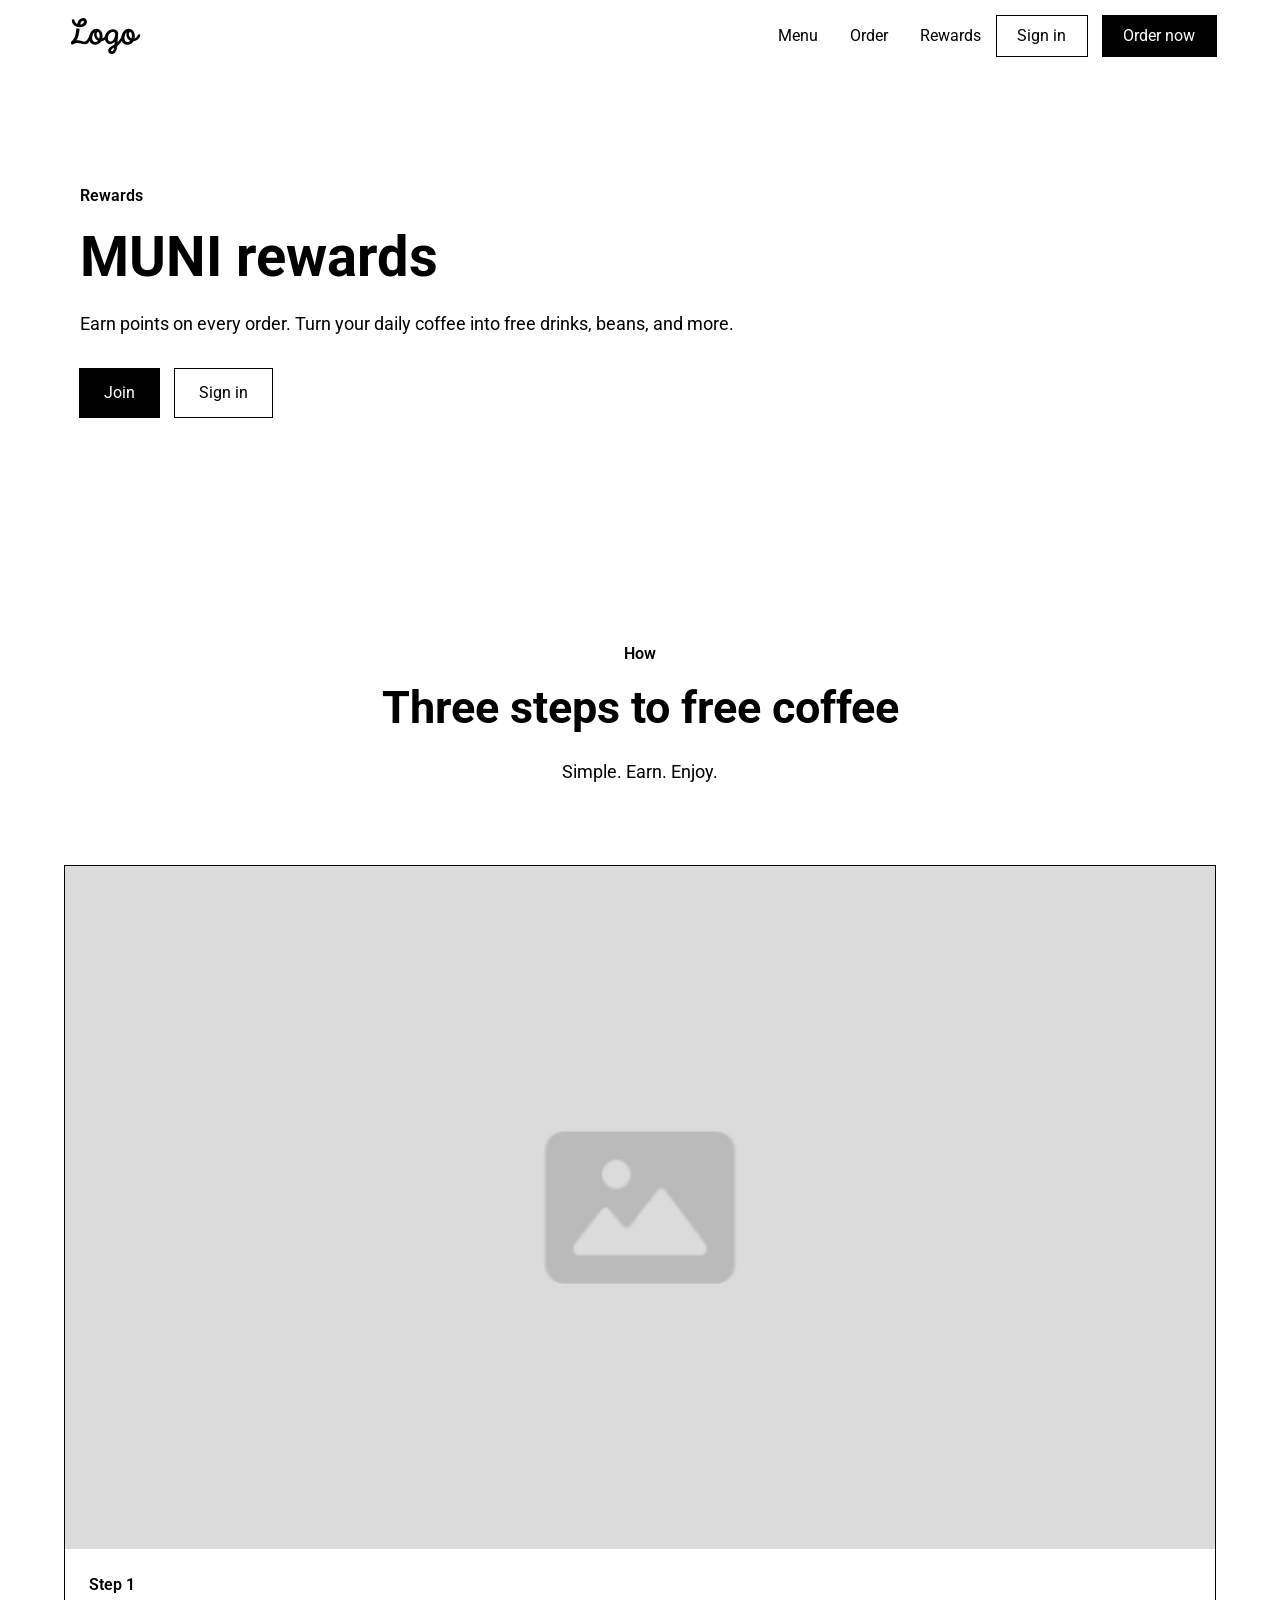
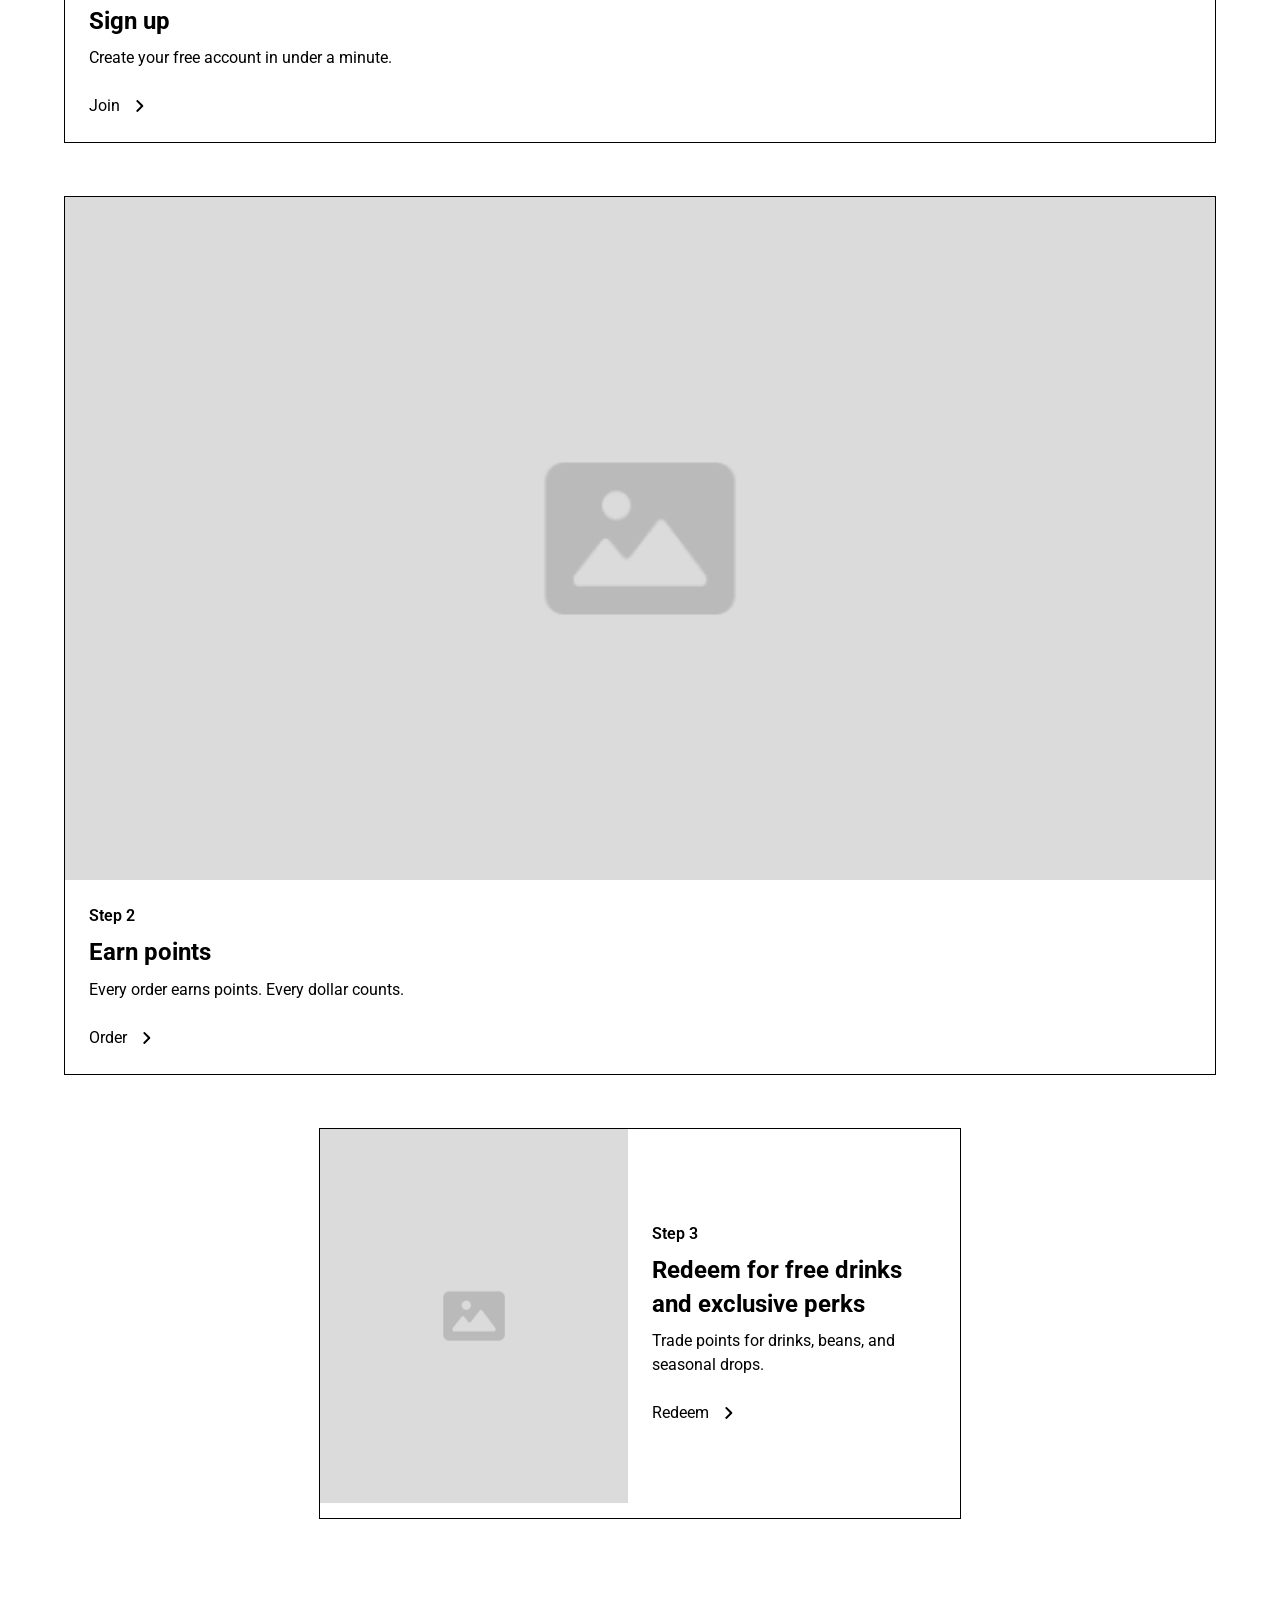
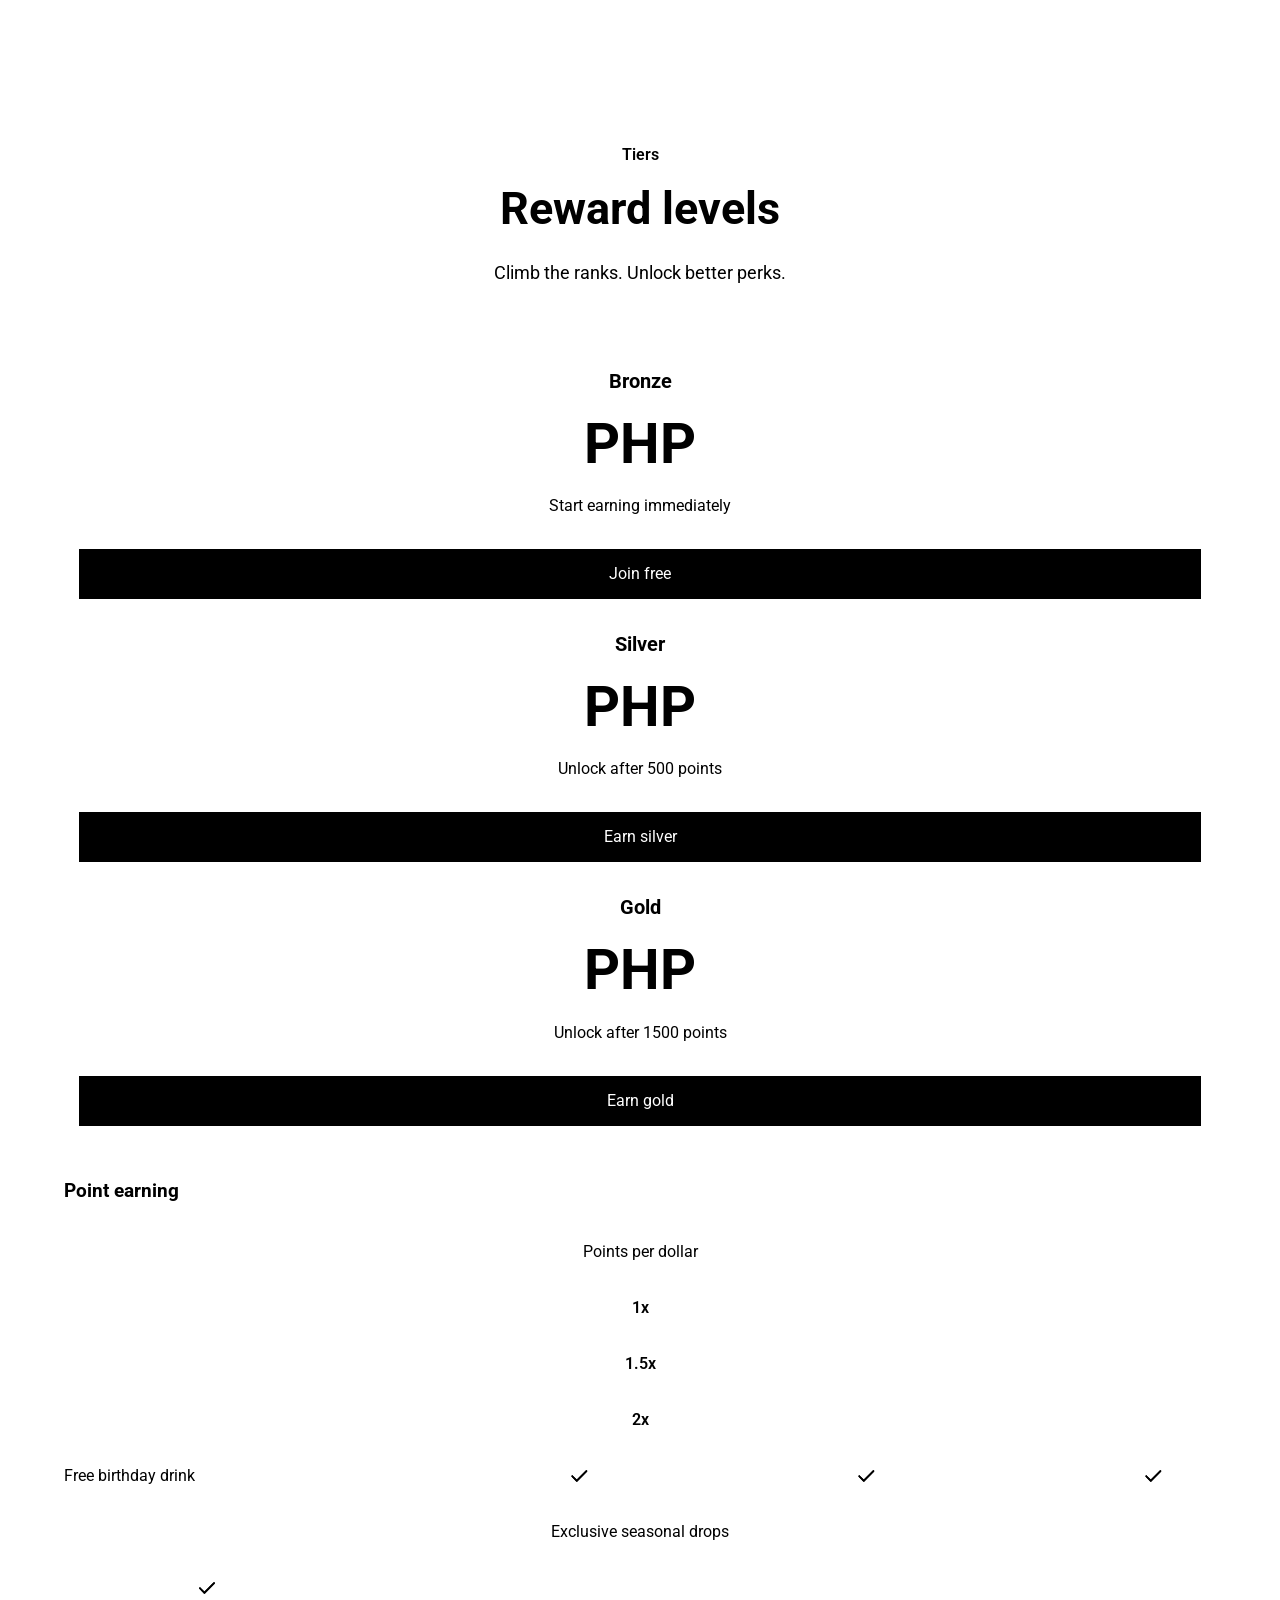
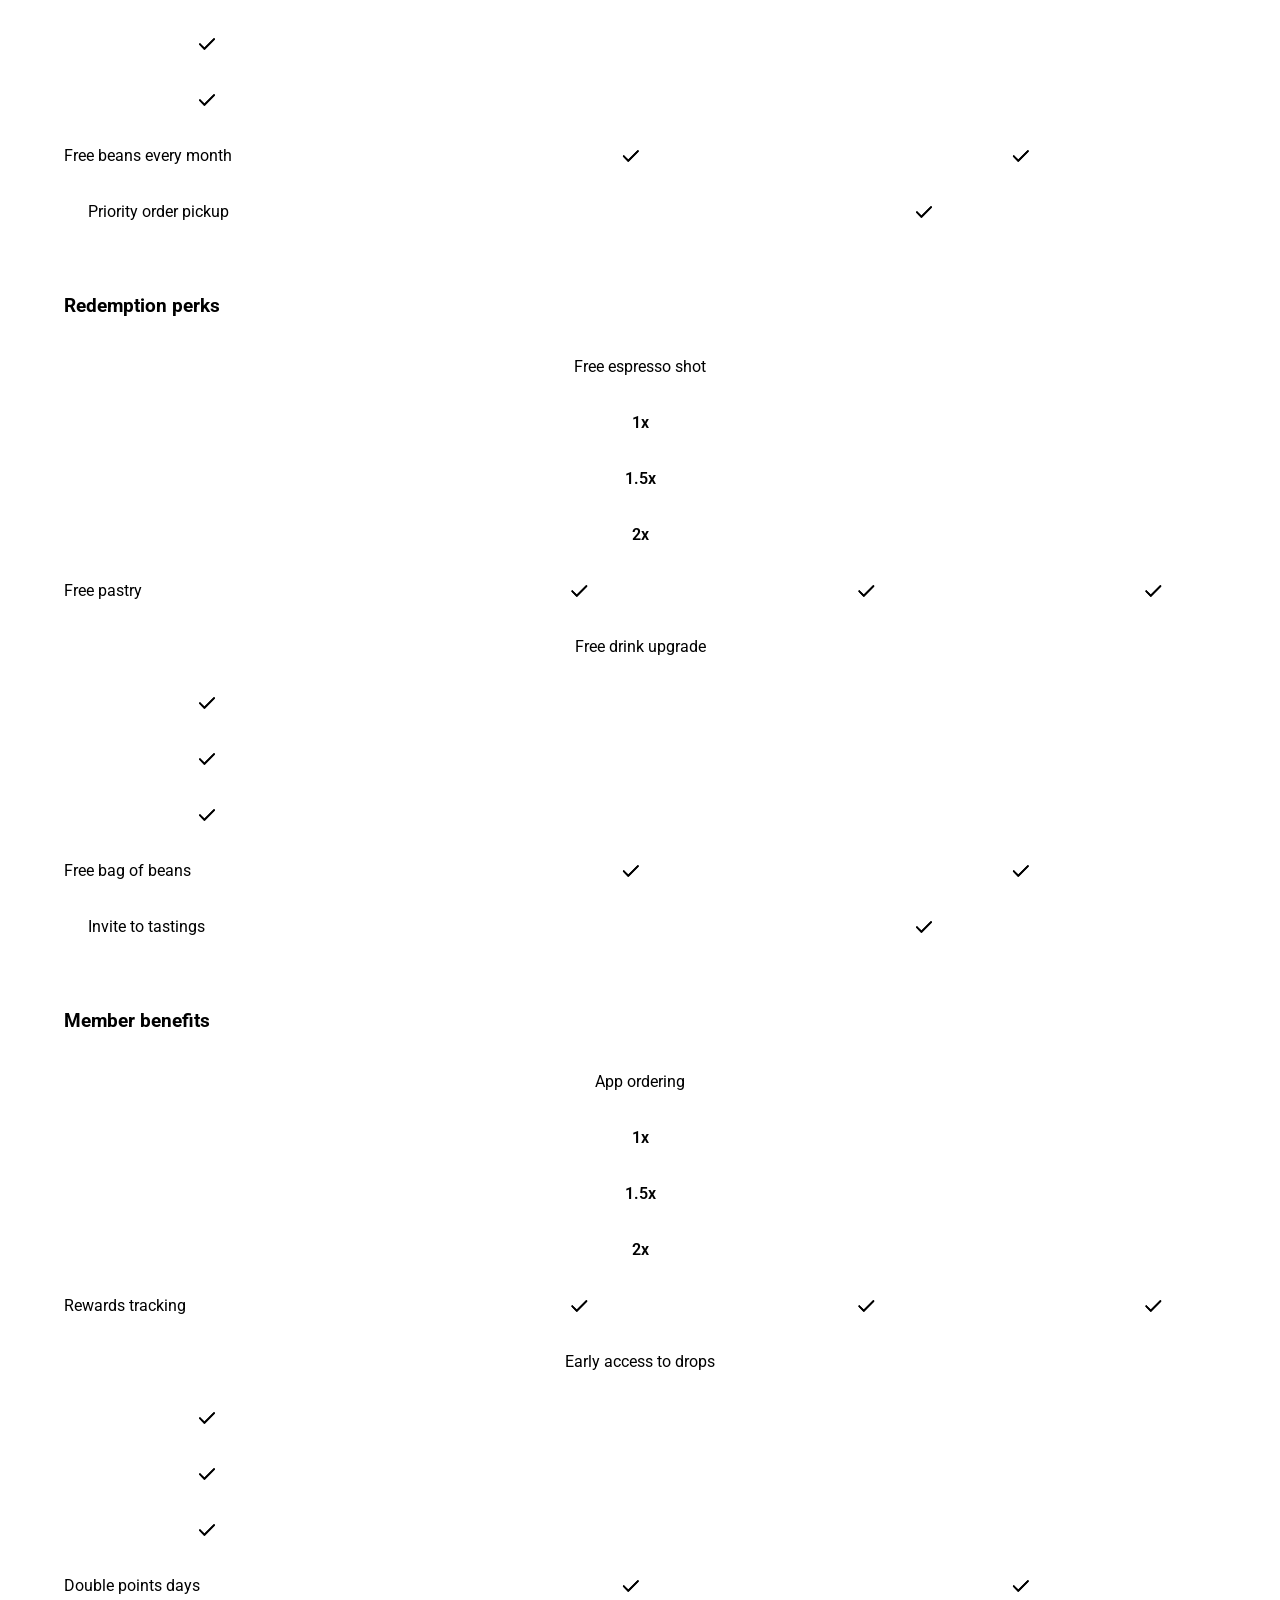
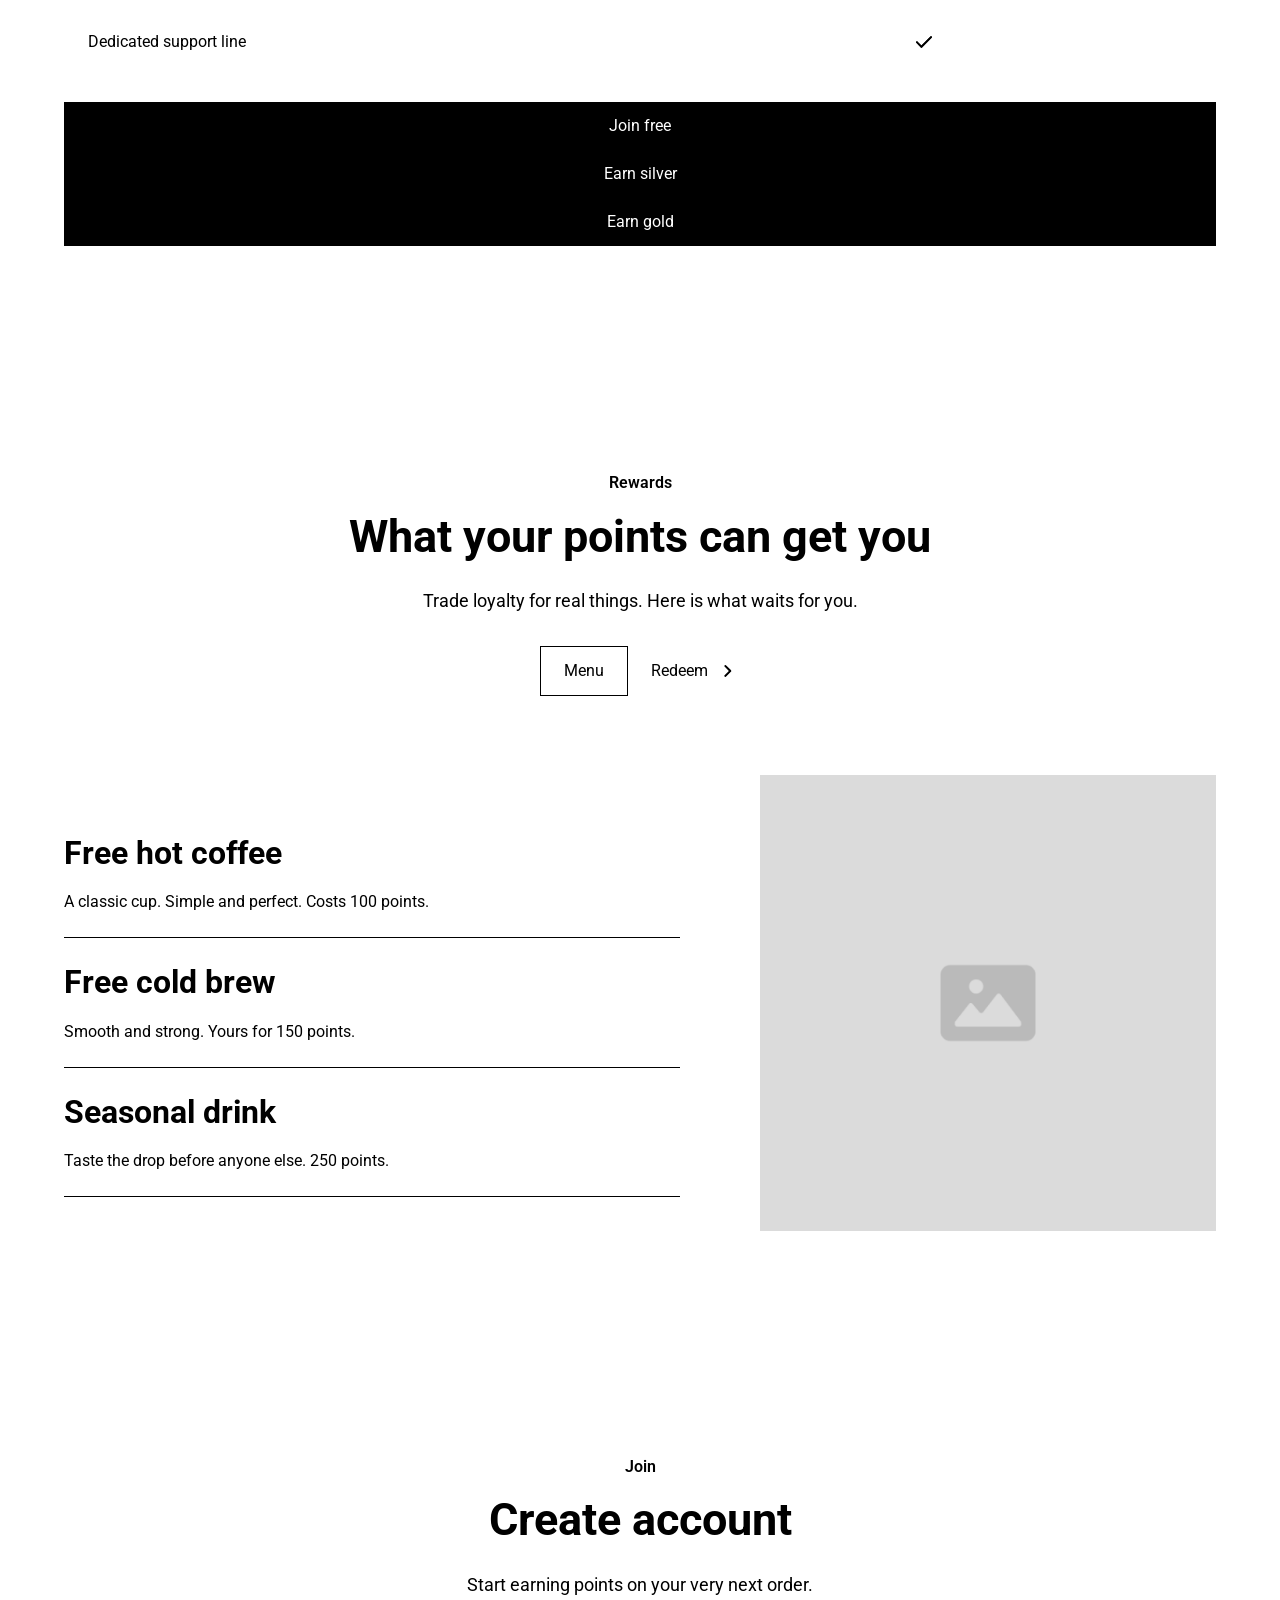
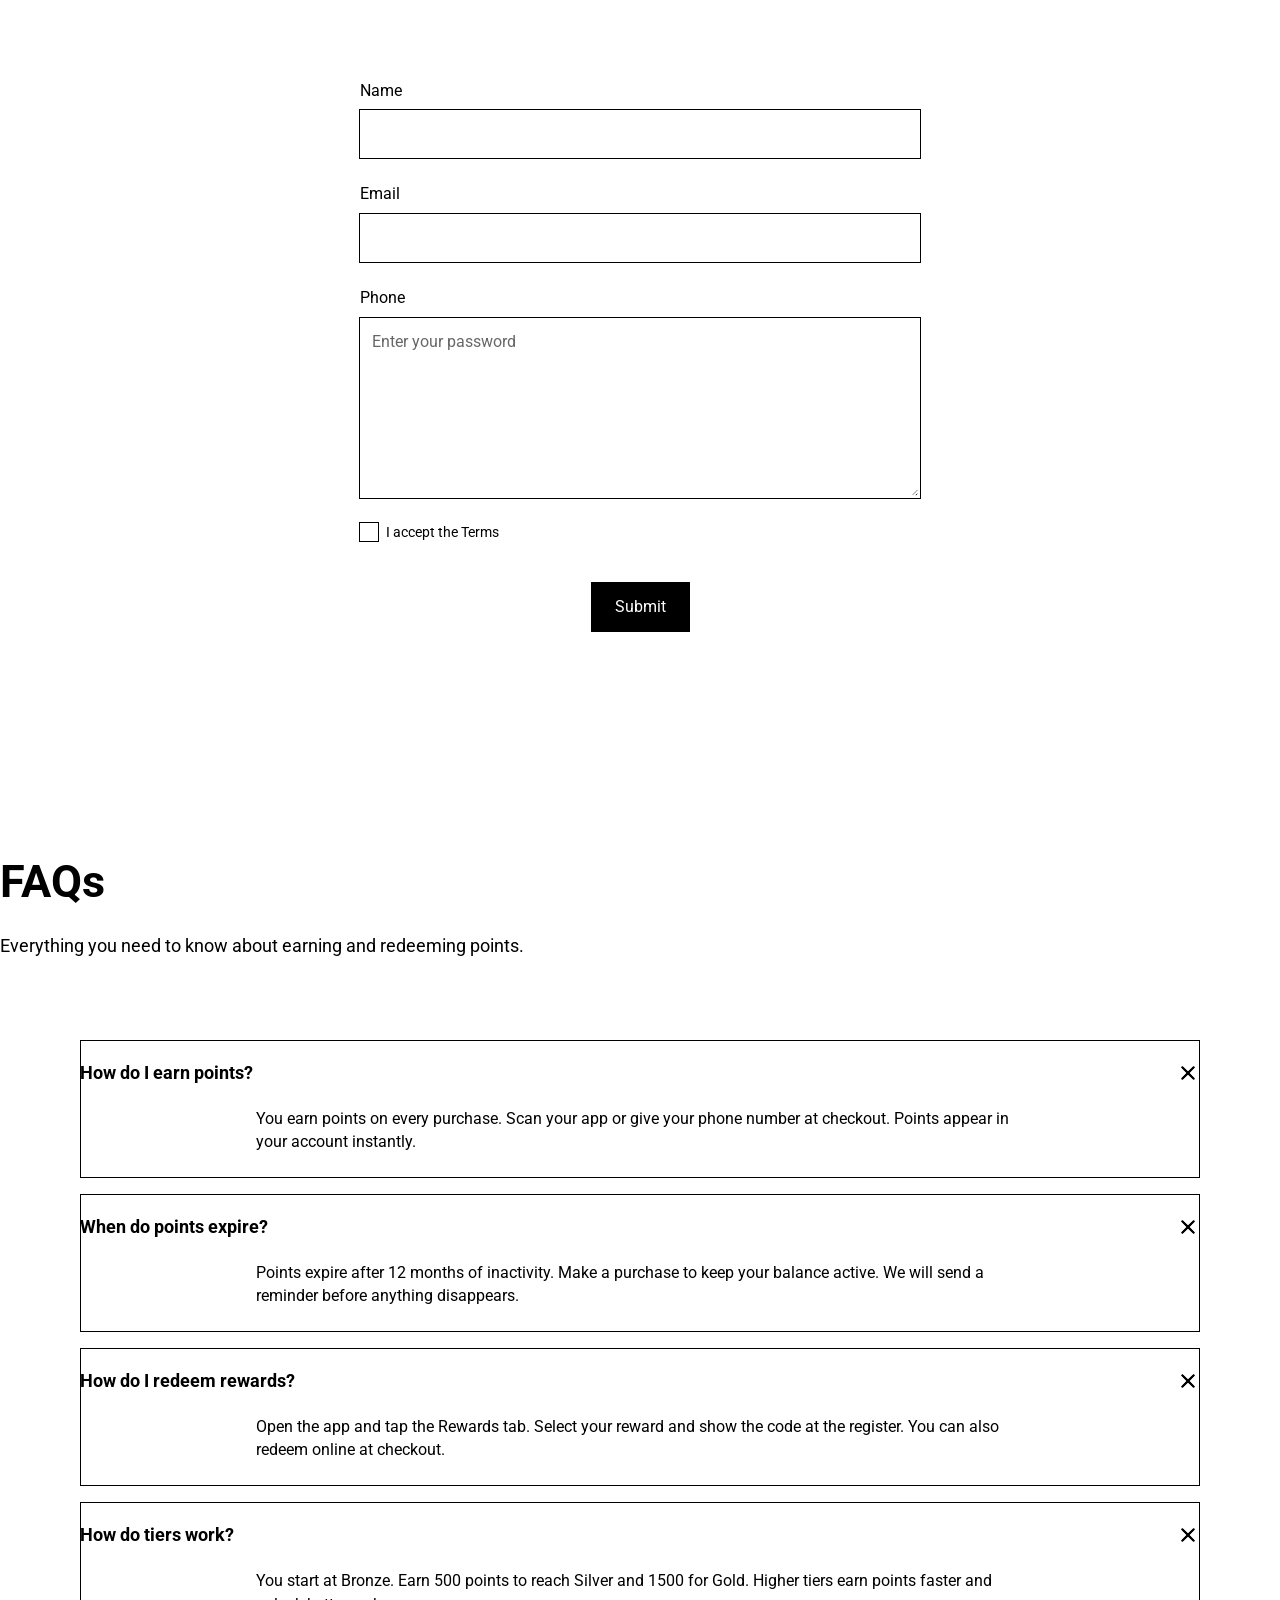
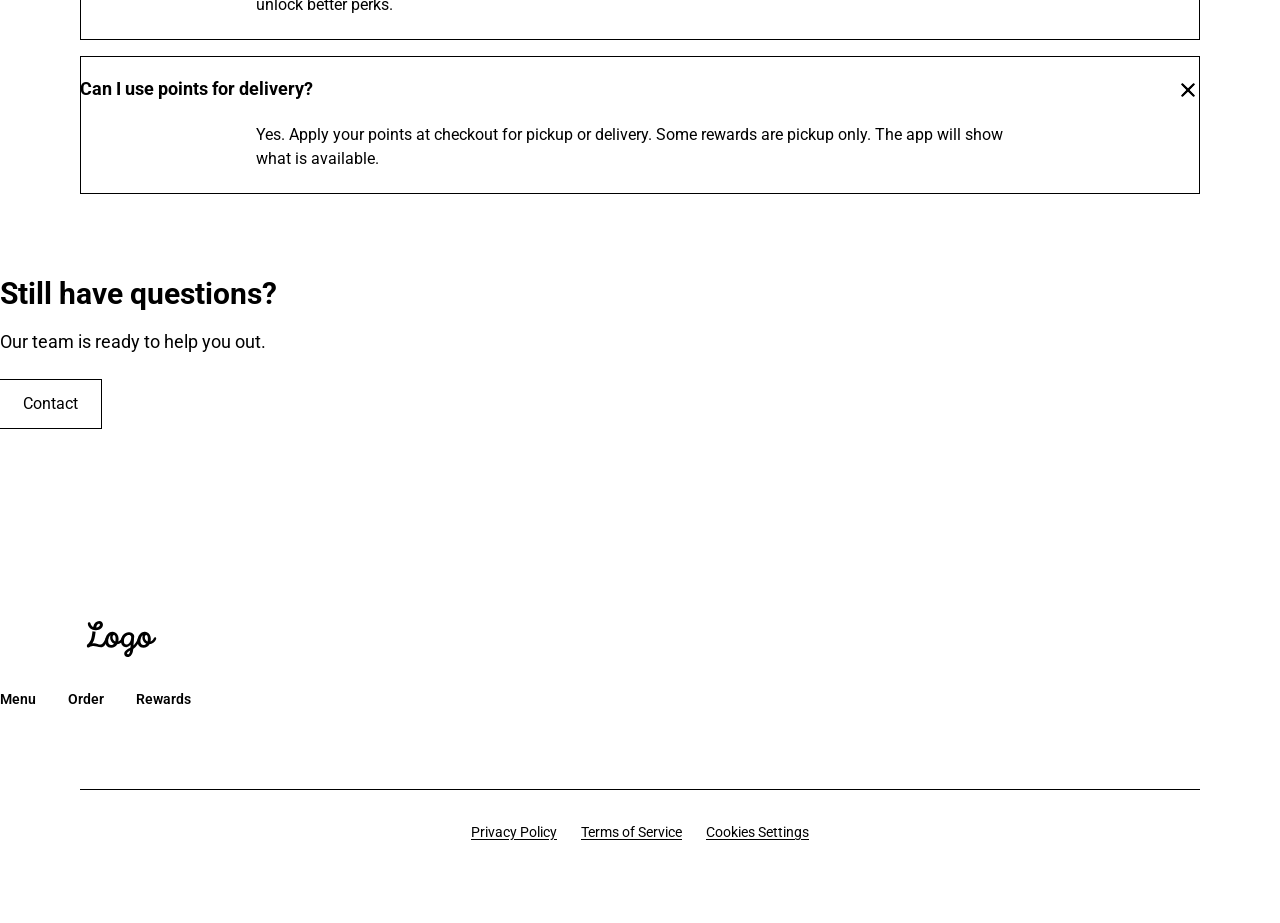
<file: muni-rewards-desktop.html>
<!DOCTYPE html>
<html>
<head>
  <meta charset="utf-8" />
	<meta name="viewport" content="width=device-width, initial-scale=1, shrink-to-fit=no">
	<link href="https://fonts.googleapis.com/css2?family=Roboto:ital,wght@0,100;0,300;0,400;0,500;0,700;0,900;1,100;1,300;1,400;1,500;1,700;1,900&display=swap" rel="stylesheet">
	<link rel="stylesheet" href="css/reset.css" />
	<link rel="stylesheet" href="css/global.css" />
	<link rel="stylesheet" href="css/muni-rewards-desktop.css" />

</head>

<body>
	<header class="header-b header1">
		<div class="header-container1">
			<object data="assets/footer-content/footer-logo.svg" class="chevron-right-a header-col2" type="image/svg+xml"></object>
			
			<div class="header-col3">
				<div class="header-col4">
					<p class="header-text-link4 text-regular-normal">Menu</p>
					<p class="header-text-link5 text-regular-normal">Order</p>
					<p class="header-text-link6 text-regular-normal">Rewards</p>
				</div>
				
				<div class="header-actions">
					<button class="header-btn header-btn1 hover-zoom">Sign in</button>
					<button class="header-btn header-btn2 hover-bright">Order now</button>
				</div>
			</div>
		</div>
	</header>
	
	<div class="header-c header2">
		<div class="header-container2">
			<div class="header-col5">
				<p class="header-text-tagline">Rewards</p>
				<h1 class="header-title">MUNI rewards</h1>
			</div>
			
			<div class="header-col6">
				<p class="text-g header-text-sign-in-to-order">
					Earn points on every order. Turn your daily coffee into free drinks, beans, and more.
				</p>
				
				<div class="actions-b actions9">
					<button class="btn-b actions-btn2 hover-bright">Join</button>
					<button class="btn-b actions-btn3 hover-zoom">Sign in</button>
				</div>
			</div>
		</div>
	</div>
	
	<div class="layout1 section2">
		<div class="layout-container9">
			<div class="section-title-b section-title10">
				<p class="section-title-text2">How</p>
				
				<div class="content-e content7">
					<h2 class="content-subtitle5">Three steps to free coffee</h2>
					<p class="text-f content-text5">Simple. Earn. Enjoy.</p>
				</div>
			</div>
			
			<div class="layout-component2">
				<div class="card-b card6">
					<img src="assets/muni-rewards-desktop/card/card-placeholder.png" class="card-placeholder4" />
					
					<div class="card-content7">
						<div class="content-top-a content-top2">
							<p class="content-top-text">Step 1</p>
							
							<div class="content-h content12">
								<h2 class="subtitle-b content-subtitle7">Sign up</h2>
								<p class="text-b content-text8">Create your free account in under a minute.</p>
							</div>
						</div>
						
						<div class="button-a actions11">
							<p class="text-button-a button-text1">Join</p>
							<object data="assets/button/button-chevron-right.svg" class="chevron-right-a button-chevron-right1" type="image/svg+xml"></object>
						</div>
					</div>
				</div>
				
				<div class="card-b card7">
					<img src="assets/muni-rewards-desktop/card/card-placeholder.png" class="card-placeholder4" />
					
					<div class="card-content7">
						<div class="content-top-a content-top2">
							<p class="content-top-text">Step 2</p>
							
							<div class="content-h content12">
								<h2 class="subtitle-b content-subtitle7">Earn points</h2>
								<p class="text-b content-text8">Every order earns points. Every dollar counts.</p>
							</div>
						</div>
						
						<div class="button-a actions11">
							<p class="text-button-a button-text1">Order</p>
							<object data="assets/button/button-chevron-right.svg" class="chevron-right-a button-chevron-right1" type="image/svg+xml"></object>
						</div>
					</div>
				</div>
				
				<div class="card8 card4">
					<img src="assets/muni-rewards-desktop/card-placeholder.png" class="card-placeholder5" />
					
					<div class="card-content9 group2">
						<div class="content-top-a content-top3">
							<p class="content-top-text">Step 3</p>
							
							<div class="content-h content12">
								<h2 class="subtitle-b content-subtitle7">Redeem for free drinks and exclusive perks</h2>
								<p class="text-b content-text8">
									Trade points for drinks, beans, and seasonal drops.
								</p>
							</div>
						</div>
						
						<div class="button-a actions14">
							<p class="text-button-a button-text1">Redeem</p>
							<object data="assets/button/button-chevron-right.svg" class="chevron-right-a button-chevron-right1" type="image/svg+xml"></object>
						</div>
					</div>
				</div>
			</div>
		</div>
	</div>
	
	<div class="pricing section2">
		<div class="pricing-container">
			<div class="section-title-b section-title11">
				<p class="section-title-text2">Tiers</p>
				
				<div class="content-e content7">
					<h2 class="content-subtitle5">Reward levels</h2>
					<p class="text-f content-text5">Climb the ranks. Unlock better perks.</p>
				</div>
			</div>
			
			<div class="pricing-table">
				<div class="pricing-table-header">
					<div class="column-g col6">
						<div class="column-price2">
							<p class="column-text-heading">Bronze</p>
							<h1 class="column-title heading-h5">PHP</h1>
							<p class="text-c column-text6">Start earning immediately</p>
						</div>
						
						<button class="btn-a column-btn-actions3 hover-bright">Join free</button>
					</div>
					
					<div class="column-g col7">
						<div class="column-price2">
							<p class="column-text-heading">Silver</p>
							<h1 class="column-title heading-h5">PHP</h1>
							<p class="text-c column-text6">Unlock after 500 points</p>
						</div>
						
						<button class="btn-a column-btn-actions3 hover-bright">Earn silver</button>
					</div>
					
					<div class="column-g col8">
						<div class="column-price2">
							<p class="column-text-heading">Gold</p>
							<h1 class="column-title heading-h5">PHP</h1>
							<p class="text-c column-text6">Unlock after 1500 points</p>
						</div>
						
						<button class="btn-a column-btn-actions3 hover-bright">Earn gold</button>
					</div>
				</div>
				
				<div class="pricing-content">
					<p class="pricing-text-content1 heading-h6">Point earning</p>
					
					<div class="list-b list1">
						<div class="list-row1">
							<input class="list-input-table1" value="Points per dollar" />
							<button class="btn-table-cell list-btn-table1 hover-bright">1x</button>
							<button class="btn-table-cell list-btn-table2 hover-bright">1.5x</button>
							<button class="btn-table-cell list-btn-table3 hover-bright">2x</button>
						</div>
						
						<div class="list-row2">
							<p class="list-text-table1">Free birthday drink</p>
							<object data="assets/muni-rewards-desktop/list-row/list-table-cell.svg" class="list-table-cell-a list-table-cell1" type="image/svg+xml"></object>
							<object data="assets/muni-rewards-desktop/list-row/list-table-cell.svg" class="list-table-cell-a list-table-cell2" type="image/svg+xml"></object>
							<object data="assets/muni-rewards-desktop/list-row/list-table-cell.svg" class="list-table-cell-a list-table-cell3" type="image/svg+xml"></object>
						</div>
						
						<div class="list-row3">
							<input class="list-input-table2" value="Exclusive seasonal drops" />
							
							<div class="table-cell-b table-cell5">
								<object data="assets/table-cell/table-cell-check.svg" class="arrow-forward table-cell-check2" type="image/svg+xml"></object>
							</div>
							
							<div class="table-cell-b table-cell6">
								<object data="assets/table-cell/table-cell-check.svg" class="arrow-forward table-cell-check2" type="image/svg+xml"></object>
							</div>
							
							<div class="table-cell-b table-cell7">
								<object data="assets/table-cell/table-cell-check.svg" class="arrow-forward table-cell-check2" type="image/svg+xml"></object>
							</div>
						</div>
						
						<div class="list-row4">
							<p class="list-text-table2">Free beans every month</p>
							<object data="assets/muni-rewards-desktop/list-row/list-table-cell.svg" class="list-table-cell-a list-table-cell4" type="image/svg+xml"></object>
							<object data="assets/muni-rewards-desktop/list-row/list-table-cell.svg" class="list-table-cell-a list-table-cell5" type="image/svg+xml"></object>
						</div>
						
						<div class="list-row5">
							<input class="list-input-table3" value="Priority order pickup" />
							<div class="list-table-cell-b list-table-cell6"></div>
							<div class="list-table-cell-b list-table-cell7"></div>
							
							<div class="table-cell-b table-cell8">
								<object data="assets/table-cell/table-cell-check.svg" class="arrow-forward table-cell-check2" type="image/svg+xml"></object>
							</div>
						</div>
					</div>
					
					<p class="pricing-text-content2 heading-h6">Redemption perks</p>
					
					<div class="list-b list2">
						<div class="list-row1">
							<input class="list-input-table1" value="Free espresso shot" />
							<button class="btn-table-cell list-btn-table1 hover-bright">1x</button>
							<button class="btn-table-cell list-btn-table2 hover-bright">1.5x</button>
							<button class="btn-table-cell list-btn-table3 hover-bright">2x</button>
						</div>
						
						<div class="list-row2">
							<p class="list-text-table1">Free pastry</p>
							<object data="assets/muni-rewards-desktop/list-row/list-table-cell.svg" class="list-table-cell-a list-table-cell1" type="image/svg+xml"></object>
							<object data="assets/muni-rewards-desktop/list-row/list-table-cell.svg" class="list-table-cell-a list-table-cell2" type="image/svg+xml"></object>
							<object data="assets/muni-rewards-desktop/list-row/list-table-cell.svg" class="list-table-cell-a list-table-cell3" type="image/svg+xml"></object>
						</div>
						
						<div class="list-row3">
							<input class="list-input-table2" value="Free drink upgrade" />
							
							<div class="table-cell-b table-cell5">
								<object data="assets/table-cell/table-cell-check.svg" class="arrow-forward table-cell-check2" type="image/svg+xml"></object>
							</div>
							
							<div class="table-cell-b table-cell6">
								<object data="assets/table-cell/table-cell-check.svg" class="arrow-forward table-cell-check2" type="image/svg+xml"></object>
							</div>
							
							<div class="table-cell-b table-cell7">
								<object data="assets/table-cell/table-cell-check.svg" class="arrow-forward table-cell-check2" type="image/svg+xml"></object>
							</div>
						</div>
						
						<div class="list-row4">
							<p class="list-text-table2">Free bag of beans</p>
							<object data="assets/muni-rewards-desktop/list-row/list-table-cell.svg" class="list-table-cell-a list-table-cell4" type="image/svg+xml"></object>
							<object data="assets/muni-rewards-desktop/list-row/list-table-cell.svg" class="list-table-cell-a list-table-cell5" type="image/svg+xml"></object>
						</div>
						
						<div class="list-row5">
							<input class="list-input-table3" value="Invite to tastings" />
							<div class="list-table-cell-b list-table-cell6"></div>
							<div class="list-table-cell-b list-table-cell7"></div>
							
							<div class="table-cell-b table-cell8">
								<object data="assets/table-cell/table-cell-check.svg" class="arrow-forward table-cell-check2" type="image/svg+xml"></object>
							</div>
						</div>
					</div>
					
					<p class="pricing-text-content3 heading-h6">Member benefits</p>
					
					<div class="list-b list3">
						<div class="list-row1">
							<input class="list-input-table1" value="App ordering" />
							<button class="btn-table-cell list-btn-table1 hover-bright">1x</button>
							<button class="btn-table-cell list-btn-table2 hover-bright">1.5x</button>
							<button class="btn-table-cell list-btn-table3 hover-bright">2x</button>
						</div>
						
						<div class="list-row2">
							<p class="list-text-table1">Rewards tracking</p>
							<object data="assets/muni-rewards-desktop/list-row/list-table-cell.svg" class="list-table-cell-a list-table-cell1" type="image/svg+xml"></object>
							<object data="assets/muni-rewards-desktop/list-row/list-table-cell.svg" class="list-table-cell-a list-table-cell2" type="image/svg+xml"></object>
							<object data="assets/muni-rewards-desktop/list-row/list-table-cell.svg" class="list-table-cell-a list-table-cell3" type="image/svg+xml"></object>
						</div>
						
						<div class="list-row3">
							<input class="list-input-table2" value="Early access to drops" />
							
							<div class="table-cell-b table-cell5">
								<object data="assets/table-cell/table-cell-check.svg" class="arrow-forward table-cell-check2" type="image/svg+xml"></object>
							</div>
							
							<div class="table-cell-b table-cell6">
								<object data="assets/table-cell/table-cell-check.svg" class="arrow-forward table-cell-check2" type="image/svg+xml"></object>
							</div>
							
							<div class="table-cell-b table-cell7">
								<object data="assets/table-cell/table-cell-check.svg" class="arrow-forward table-cell-check2" type="image/svg+xml"></object>
							</div>
						</div>
						
						<div class="list-row4">
							<p class="list-text-table2">Double points days</p>
							<object data="assets/muni-rewards-desktop/list-row/list-table-cell.svg" class="list-table-cell-a list-table-cell4" type="image/svg+xml"></object>
							<object data="assets/muni-rewards-desktop/list-row/list-table-cell.svg" class="list-table-cell-a list-table-cell5" type="image/svg+xml"></object>
						</div>
						
						<div class="list-row5">
							<input class="list-input-table3" value="Dedicated support line" />
							<div class="list-table-cell-b list-table-cell6"></div>
							<div class="list-table-cell-b list-table-cell7"></div>
							
							<div class="table-cell-b table-cell8">
								<object data="assets/table-cell/table-cell-check.svg" class="arrow-forward table-cell-check2" type="image/svg+xml"></object>
							</div>
						</div>
					</div>
				</div>
				
				<div class="pricing-table-buttons">
					<div class="column-h col9">
						<button class="btn-a column-btn-actions4 hover-bright">Join free</button>
					</div>
					
					<div class="column-h col10">
						<button class="btn-a column-btn-actions4 hover-bright">Earn silver</button>
					</div>
					
					<div class="column-h col11">
						<button class="btn-a column-btn-actions4 hover-bright">Earn gold</button>
					</div>
				</div>
			</div>
		</div>
	</div>
	
	<div class="layout2 section2">
		<div class="layout-container10">
			<div class="layout-content11">
				<div class="section-title-b section-title12">
					<p class="section-title-text2">Rewards</p>
					
					<div class="content-e content7">
						<h2 class="content-subtitle5">What your points can get you</h2>
						<p class="text-f content-text5">
							Trade loyalty for real things. Here is what waits for you.
						</p>
					</div>
				</div>
				
				<div class="actions-a actions15">
					<button class="btn-a actions-btn1 hover-zoom">Menu</button>
					
					<div class="button-a btn1">
						<p class="text-button-a button-text1">Redeem</p>
						<object data="assets/button/button-chevron-right.svg" class="chevron-right-a button-chevron-right1" type="image/svg+xml"></object>
					</div>
				</div>
			</div>
			
			<div class="layout-component3">
				<div class="layout-tabs-menu">
					<div class="tab-link-b tab-link1">
						<h2 class="subtitle-heading-b tab-link-subtitle2">Free hot coffee</h2>
						<p class="text-b tab-link-text2">
							A classic cup. Simple and perfect. Costs 100 points.
						</p>
					</div>
					
					<div class="tab-link-b tab-link2">
						<h2 class="subtitle-heading-b tab-link-subtitle2">Free cold brew</h2>
						<p class="text-b tab-link-text2">Smooth and strong. Yours for 150 points.</p>
					</div>
					
					<div class="tab-link-b tab-link3">
						<h2 class="subtitle-heading-b tab-link-subtitle2">Seasonal drink</h2>
						<p class="text-b tab-link-text2">Taste the drop before anyone else. 250 points.</p>
					</div>
				</div>
				
				<img src="assets/muni-rewards-desktop/layout-tabs-content.png" class="placeholder-image-c layout-tabs-content" />
			</div>
		</div>
	</div>
	
	<div class="contact1 section2">
		<div class="contact-container4 group2">
			<div class="section-title-b section-title13">
				<p class="section-title-text2">Join</p>
				
				<div class="content-e content7">
					<h2 class="content-subtitle5">Create account</h2>
					<p class="text-f content-text5">Start earning points on your very next order.</p>
				</div>
			</div>
			
			<div class="contact-form2">
				<div class="input-d input7">
					<p class="text-l input-text-name2">Name</p>
					<div class="text-input-a input-text4"></div>
				</div>
				
				<div class="input-d input8">
					<p class="text-l input-text-name2">Email</p>
					<div class="text-input-a input-text4"></div>
				</div>
				
				<div class="contact-input3">
					<p class="text-l contact-text-message2">Phone</p>
					
					<div class="text-area-a text-area3">
						<p class="text-area-type-your1 text-regular-normal">Enter your password</p>
						<object data="assets/text-area/text-area-graphic.svg" class="text-area-graphic1" type="image/svg+xml"></object>
						<object data="assets/text-area/text-area-graphic2.svg" class="text-area-graphic2" type="image/svg+xml"></object>
					</div>
				</div>
				
				<div class="checkbox-a checkbox3">
					<div class="checkbox-checkbox1 card5"></div>
					<p class="checkbox-text1 text-small-normal">I accept the Terms</p>
				</div>
				
				<button class="btn-a contact-btn2 hover-bright">Submit</button>
			</div>
		</div>
	</div>
	
	<div class="faq faq1">
		<div class="faq-container">
			<div class="section-title-c section-title7">
				<h2 class="section-title-subtitle1">FAQs</h2>
				<p class="text-h section-title-text3">
					Everything you need to know about earning and redeeming points.
				</p>
			</div>
			
			<div class="faq-accordion">
				<div class="accordion accordion1">
					<div class="accordion-question">
						<p class="accordion-text-question">How do I earn points?</p>
						<object data="assets/card-accordion-question/card-accordion-close.svg" class="accordion-close" type="image/svg+xml"></object>
					</div>
					
					<p class="accordion-text-answer">
						You earn points on every purchase. Scan your app or give your phone number at checkout. Points appear in your account instantly.
					</p>
				</div>
				
				<div class="accordion accordion2">
					<div class="accordion-question">
						<p class="accordion-text-question">When do points expire?</p>
						<object data="assets/card-accordion-question/card-accordion-close.svg" class="accordion-close" type="image/svg+xml"></object>
					</div>
					
					<p class="accordion-text-answer">
						Points expire after 12 months of inactivity. Make a purchase to keep your balance active. We will send a reminder before anything disappears.
					</p>
				</div>
				
				<div class="accordion accordion3">
					<div class="accordion-question">
						<p class="accordion-text-question">How do I redeem rewards?</p>
						<object data="assets/card-accordion-question/card-accordion-close.svg" class="accordion-close" type="image/svg+xml"></object>
					</div>
					
					<p class="accordion-text-answer">
						Open the app and tap the Rewards tab. Select your reward and show the code at the register. You can also redeem online at checkout.
					</p>
				</div>
				
				<div class="accordion accordion4">
					<div class="accordion-question">
						<p class="accordion-text-question">How do tiers work?</p>
						<object data="assets/card-accordion-question/card-accordion-close.svg" class="accordion-close" type="image/svg+xml"></object>
					</div>
					
					<p class="accordion-text-answer">
						You start at Bronze. Earn 500 points to reach Silver and 1500 for Gold. Higher tiers earn points faster and unlock better perks.
					</p>
				</div>
				
				<div class="accordion accordion5">
					<div class="accordion-question">
						<p class="accordion-text-question">Can I use points for delivery?</p>
						<object data="assets/card-accordion-question/card-accordion-close.svg" class="accordion-close" type="image/svg+xml"></object>
					</div>
					
					<p class="accordion-text-answer">
						Yes. Apply your points at checkout for pickup or delivery. Some rewards are pickup only. The app will show what is available.
					</p>
				</div>
			</div>
			
			<div class="faq-content1">
				<div class="faq-content2">
					<h2 class="faq-subtitle heading-h1">Still have questions?</h2>
					<p class="text-h faq-text">Our team is ready to help you out.</p>
				</div>
				
				<button class="btn-a faq-btn-actions hover-zoom">Contact</button>
			</div>
		</div>
	</div>
	
	<footer class="footer-b footer1">
		<div class="footer-container2">
			<div class="footer-content2">
				<object data="assets/footer-content/footer-logo.svg" class="shop footer-logo2" type="image/svg+xml"></object>
				
				<div class="footer-links2">
					<p class="footer-text">Menu</p>
					<p class="footer-text">Order</p>
					<p class="footer-text">Rewards</p>
				</div>
			</div>
			
			<div class="footer-credits2">
				<a class="footer-link-a" href="#">Privacy Policy</a>
				<a class="footer-link-a" href="#">Terms of Service</a>
				<a class="footer-link-a" href="#">Cookies Settings</a>
			</div>
		</div>
	</footer>
</body>

</html>
</file>
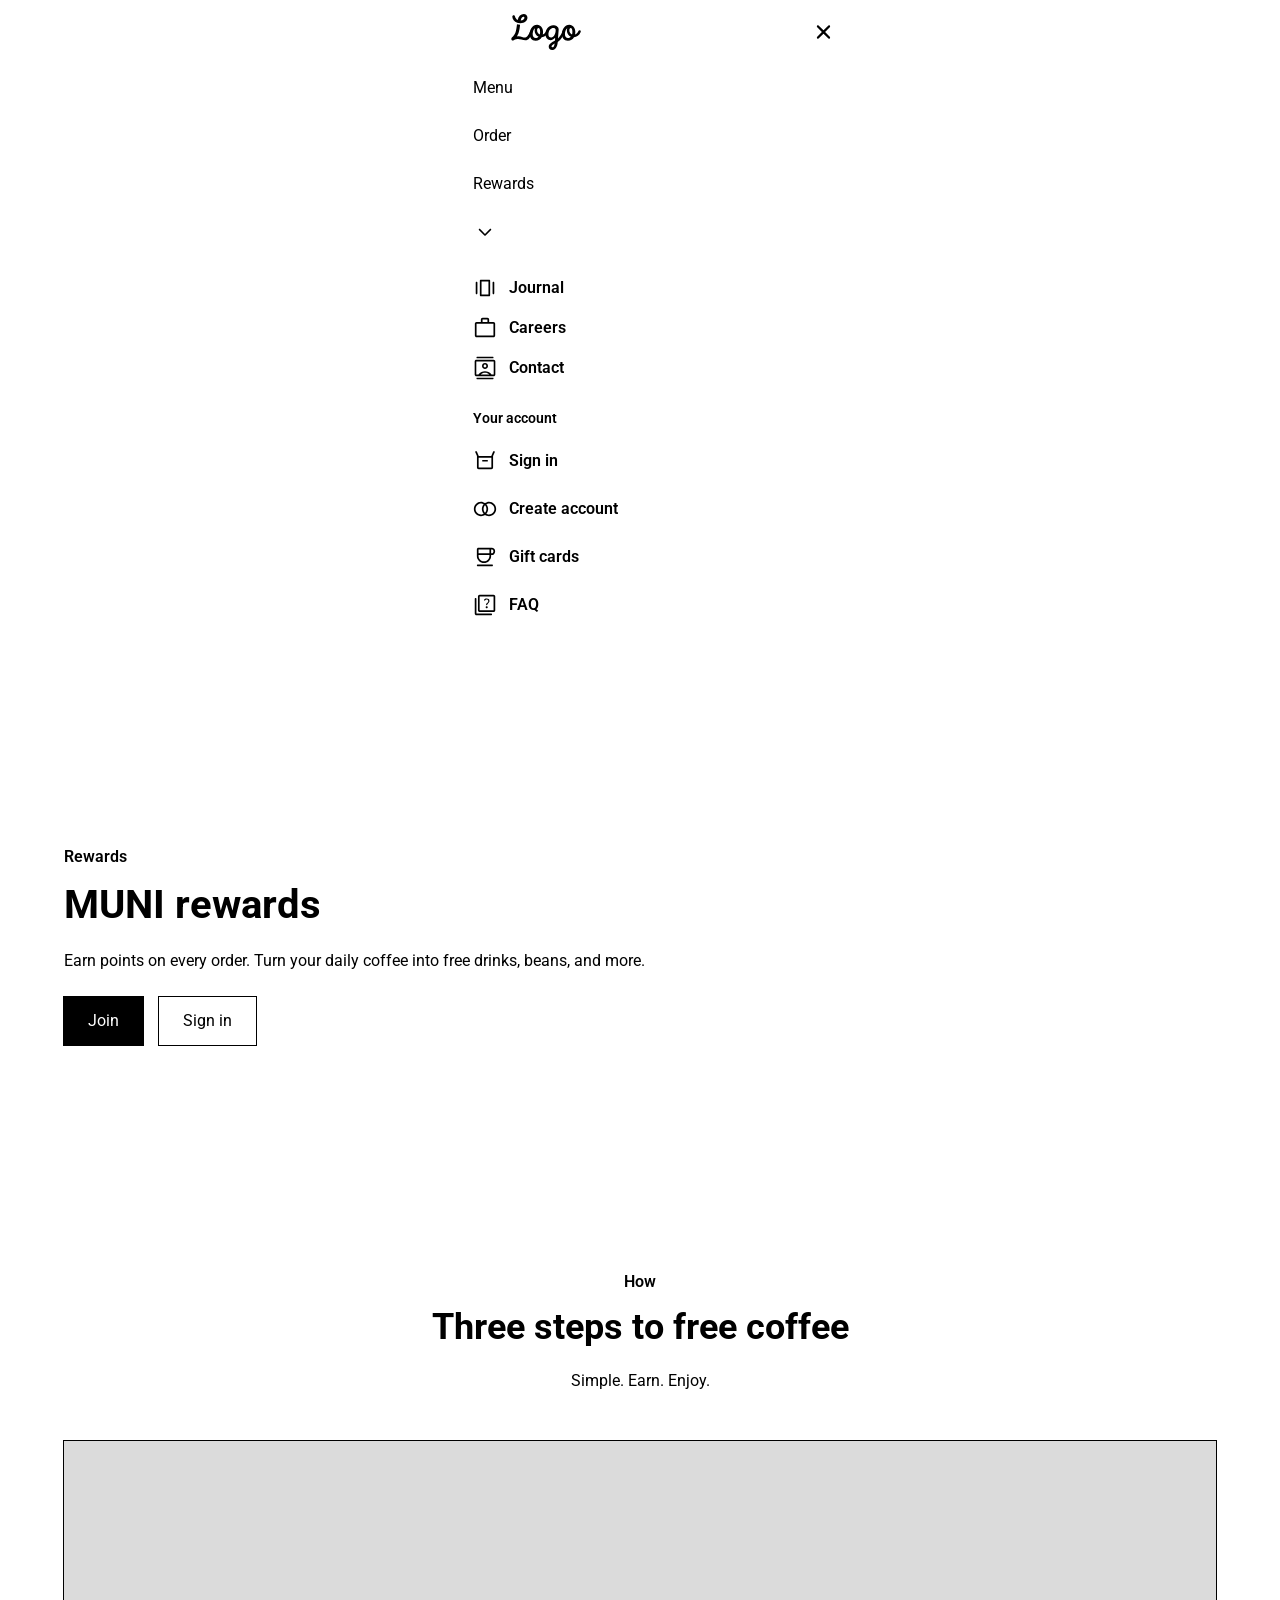
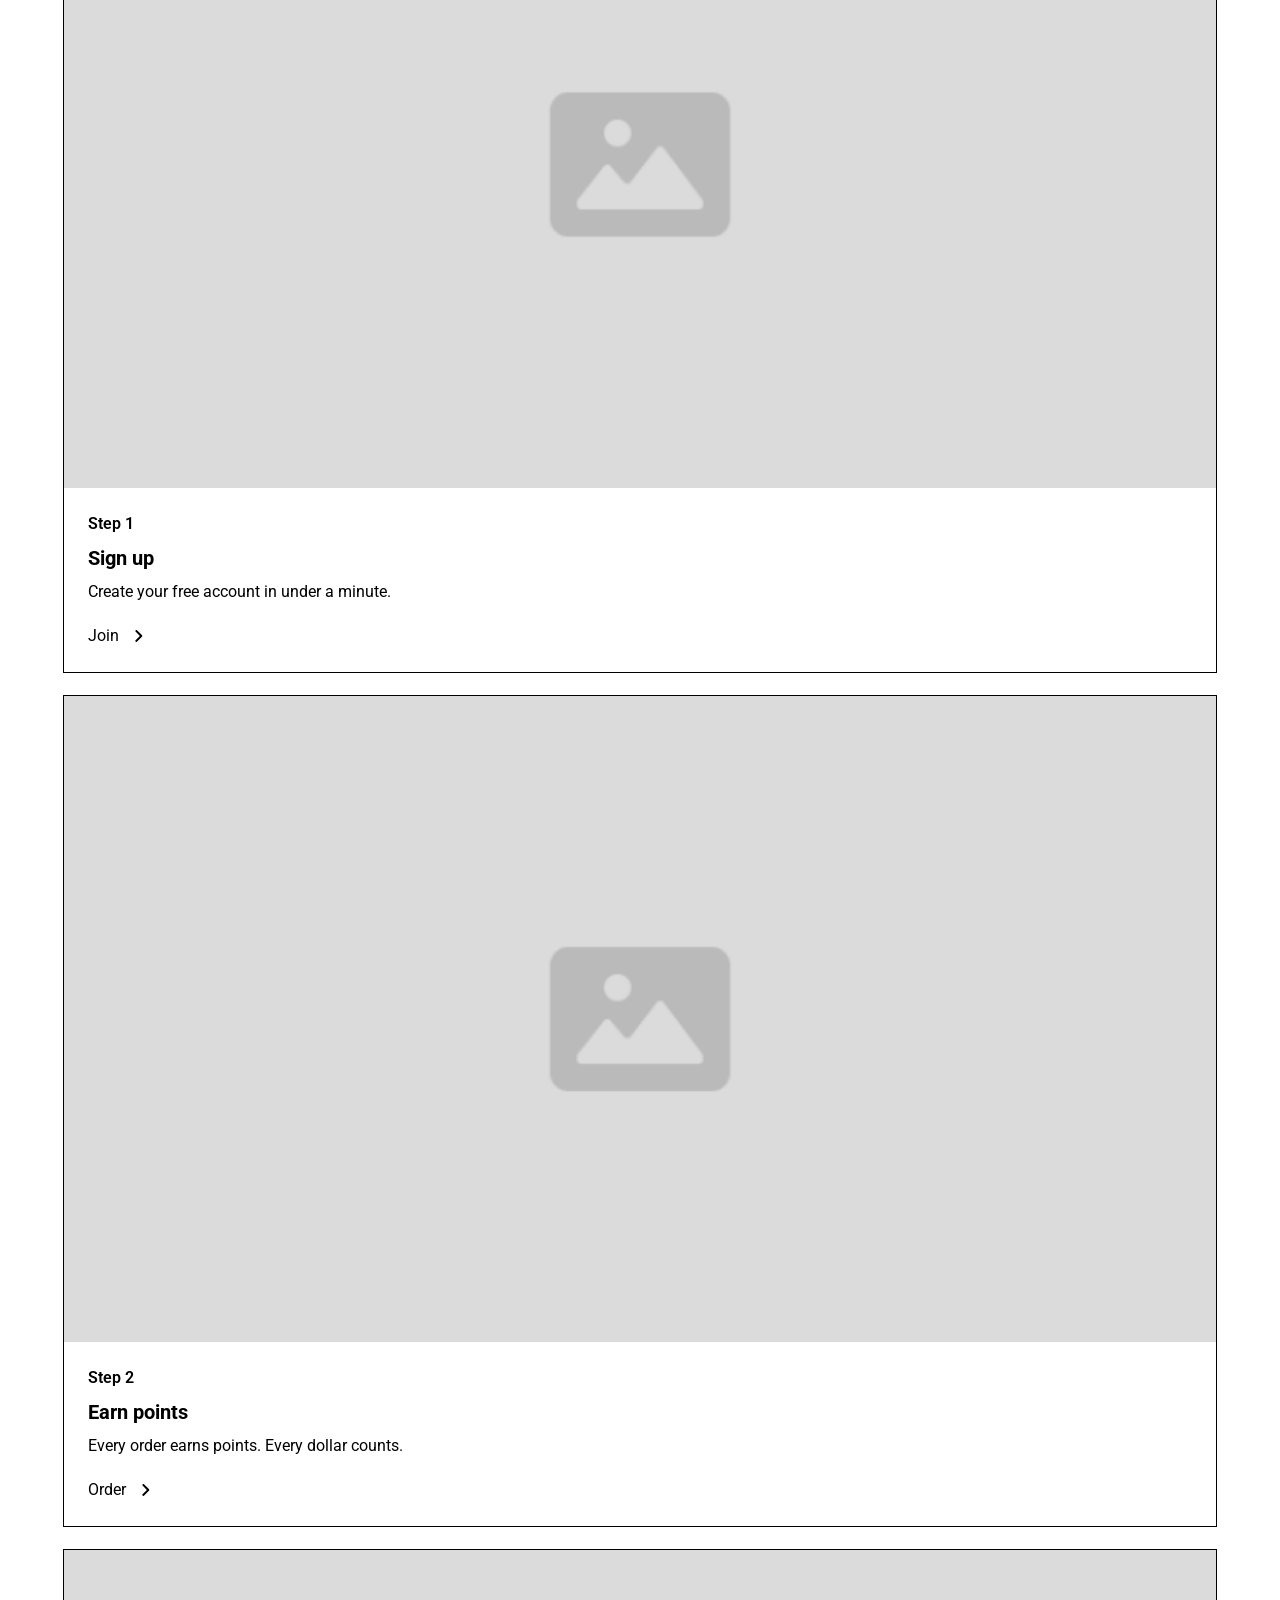
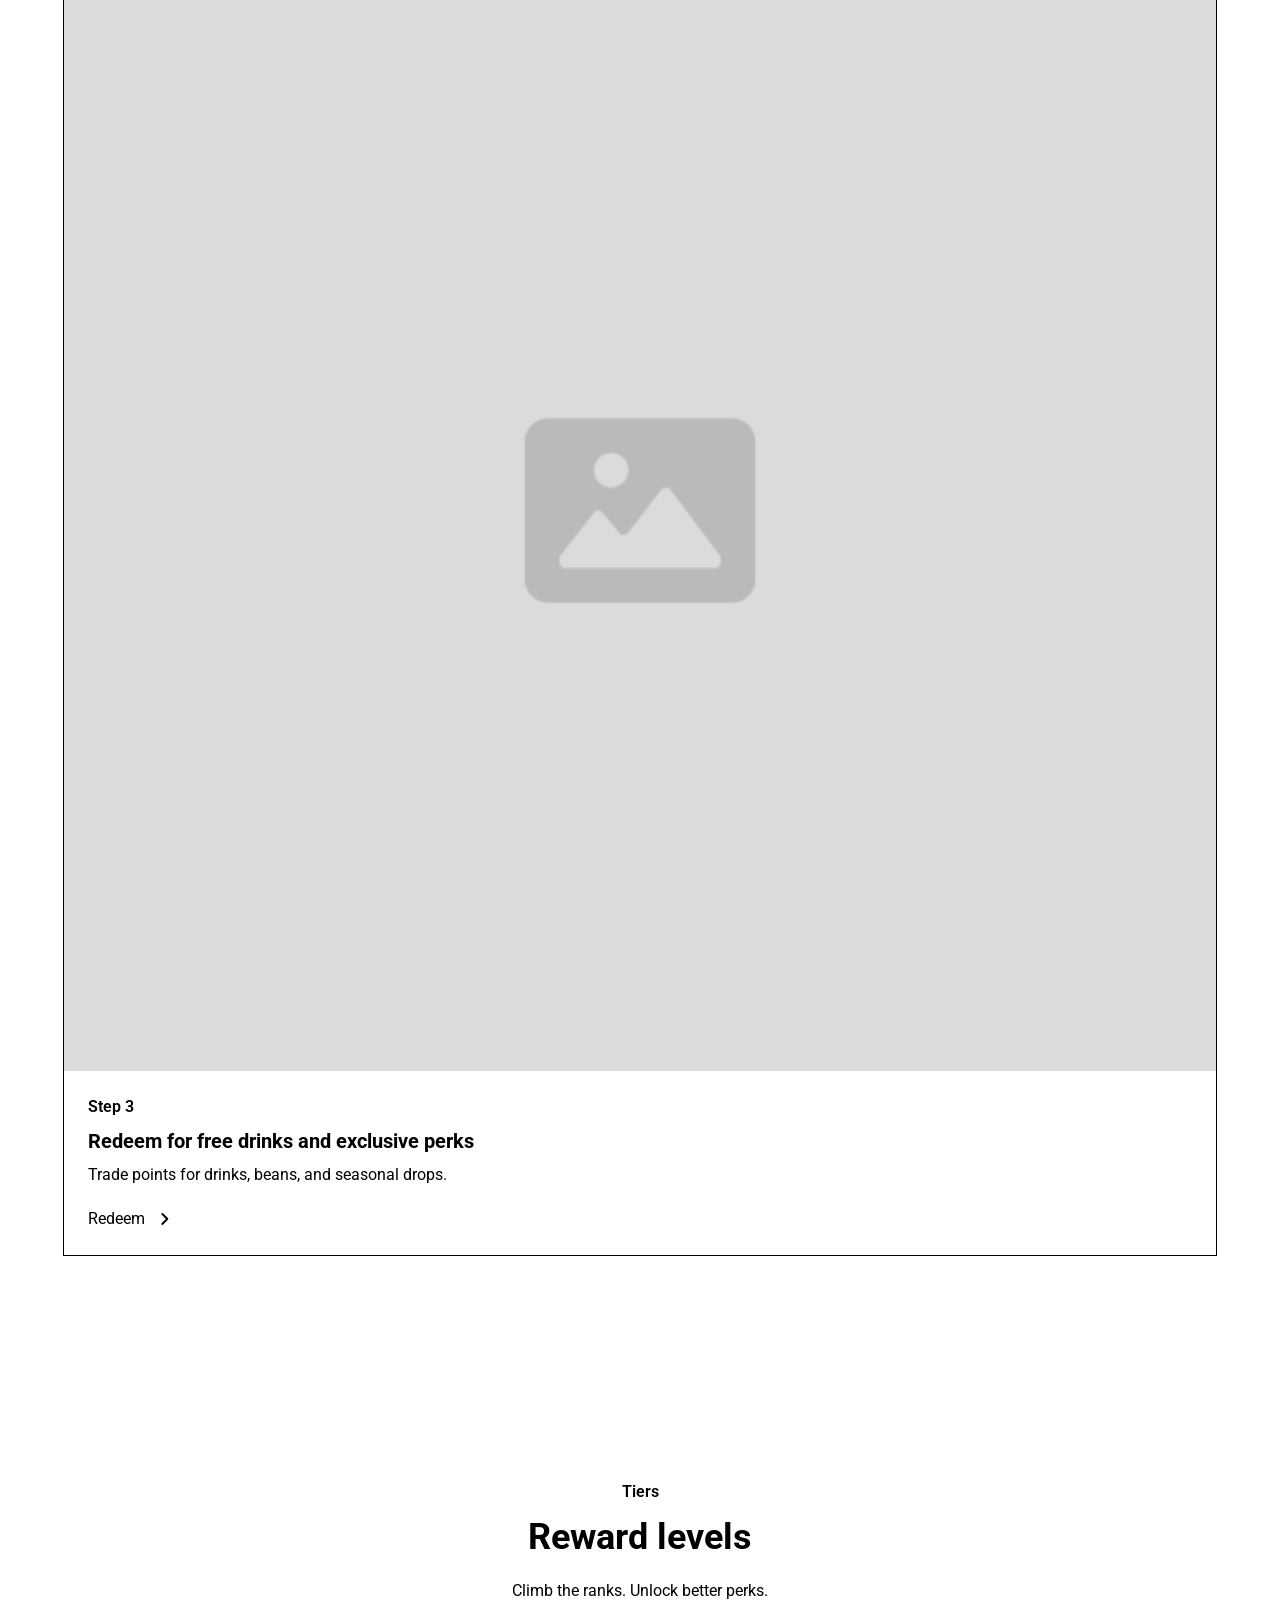
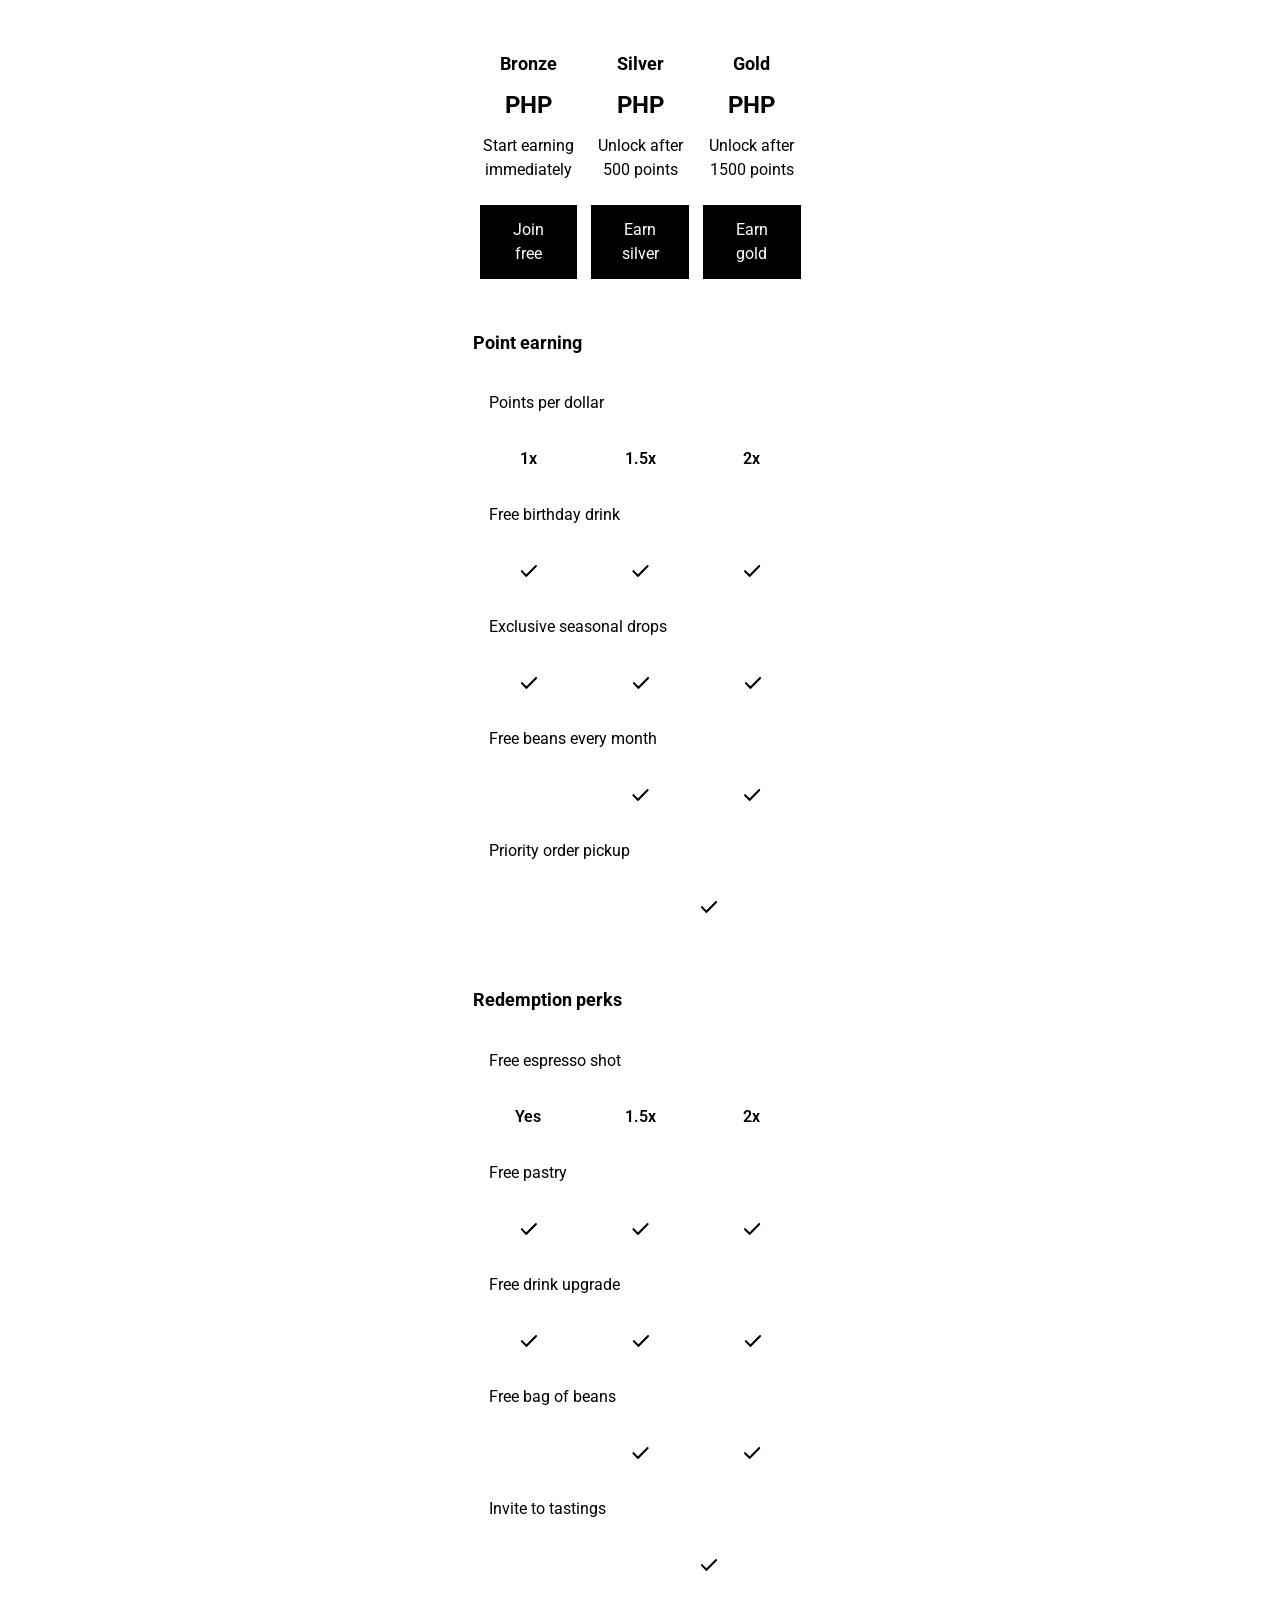
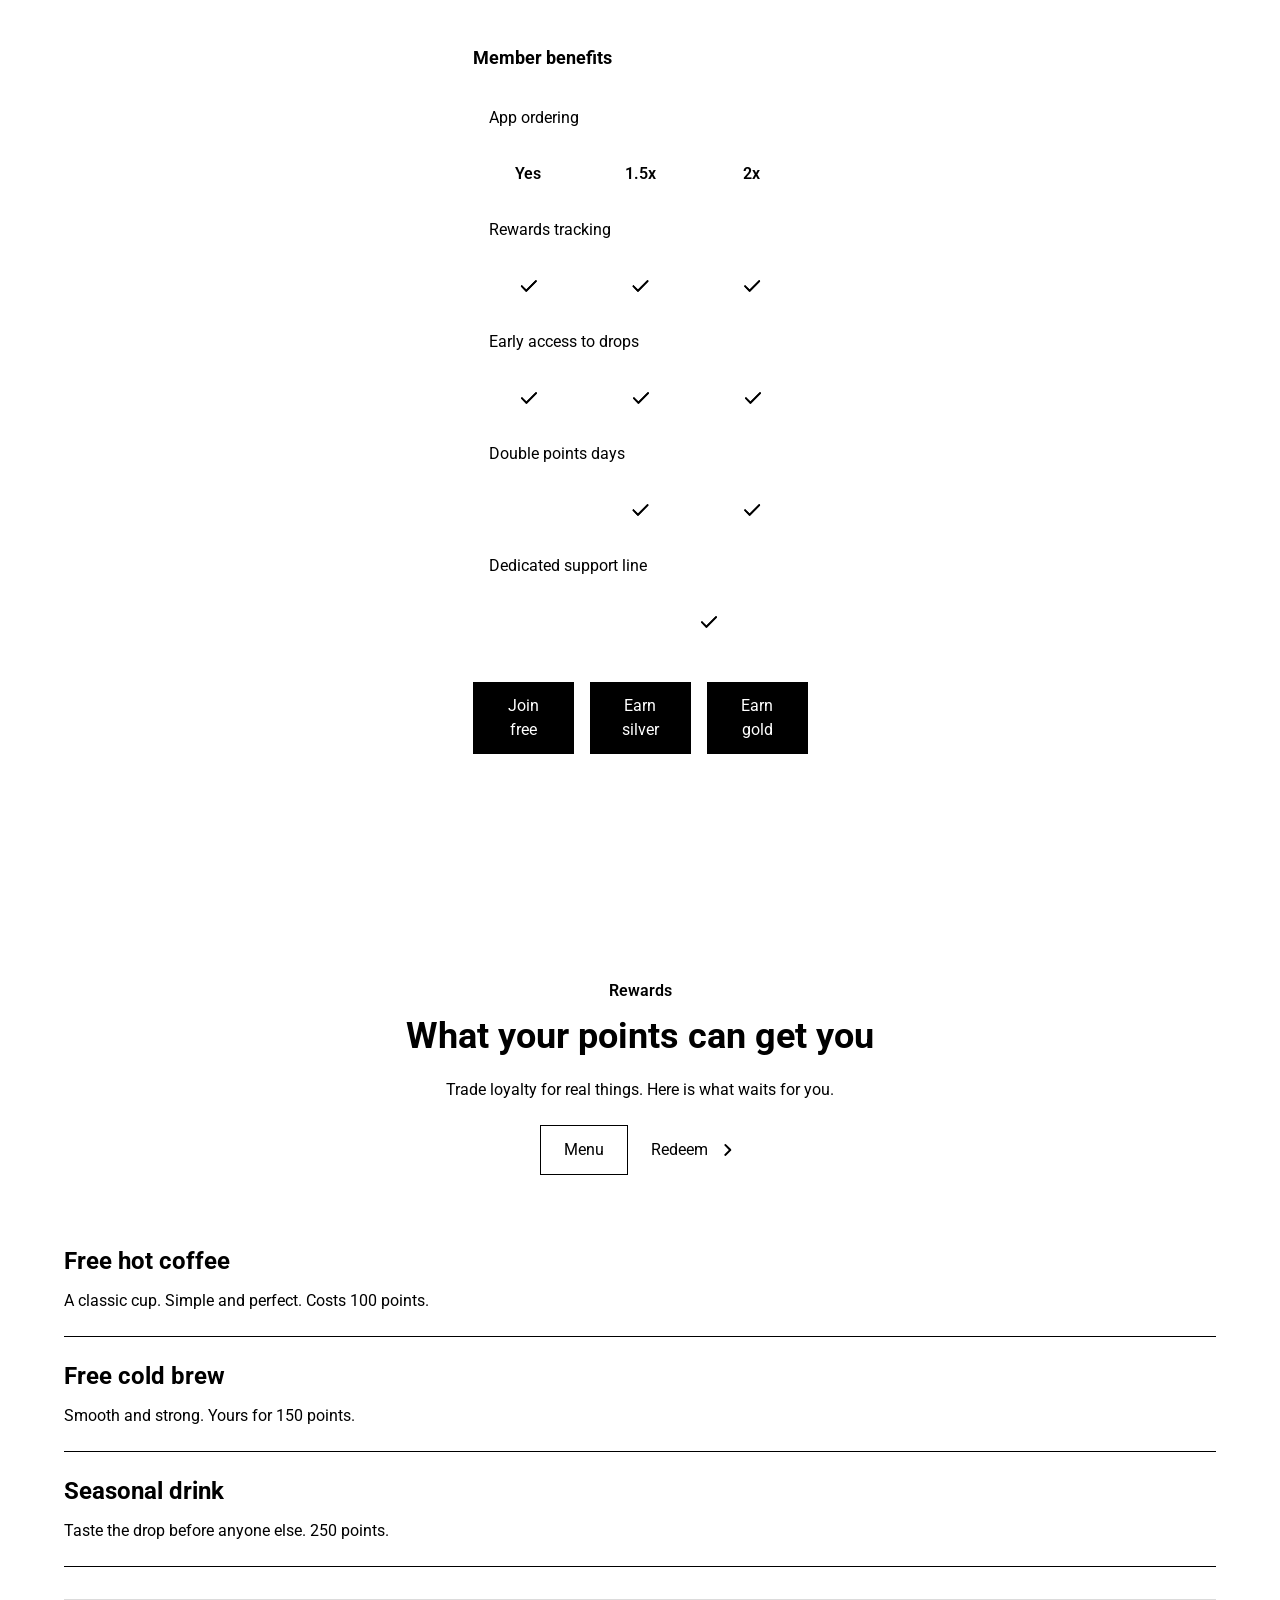
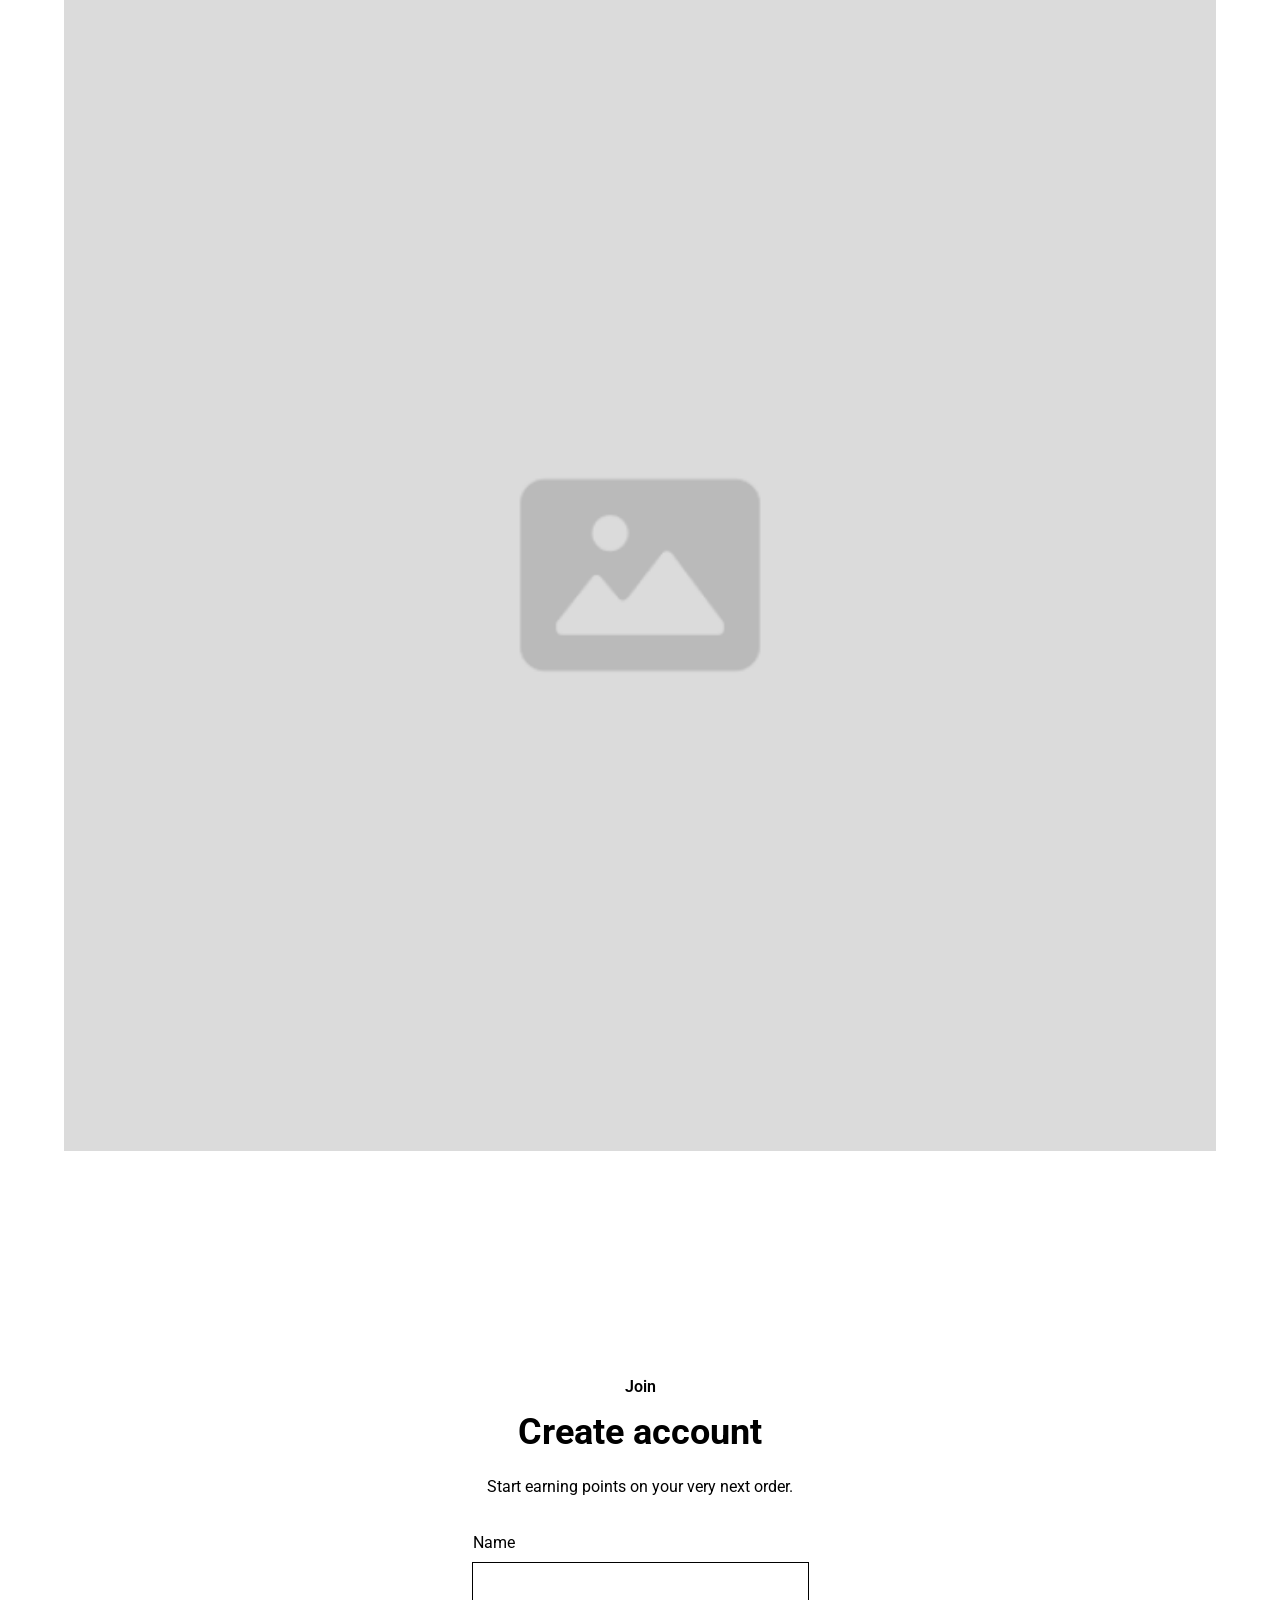
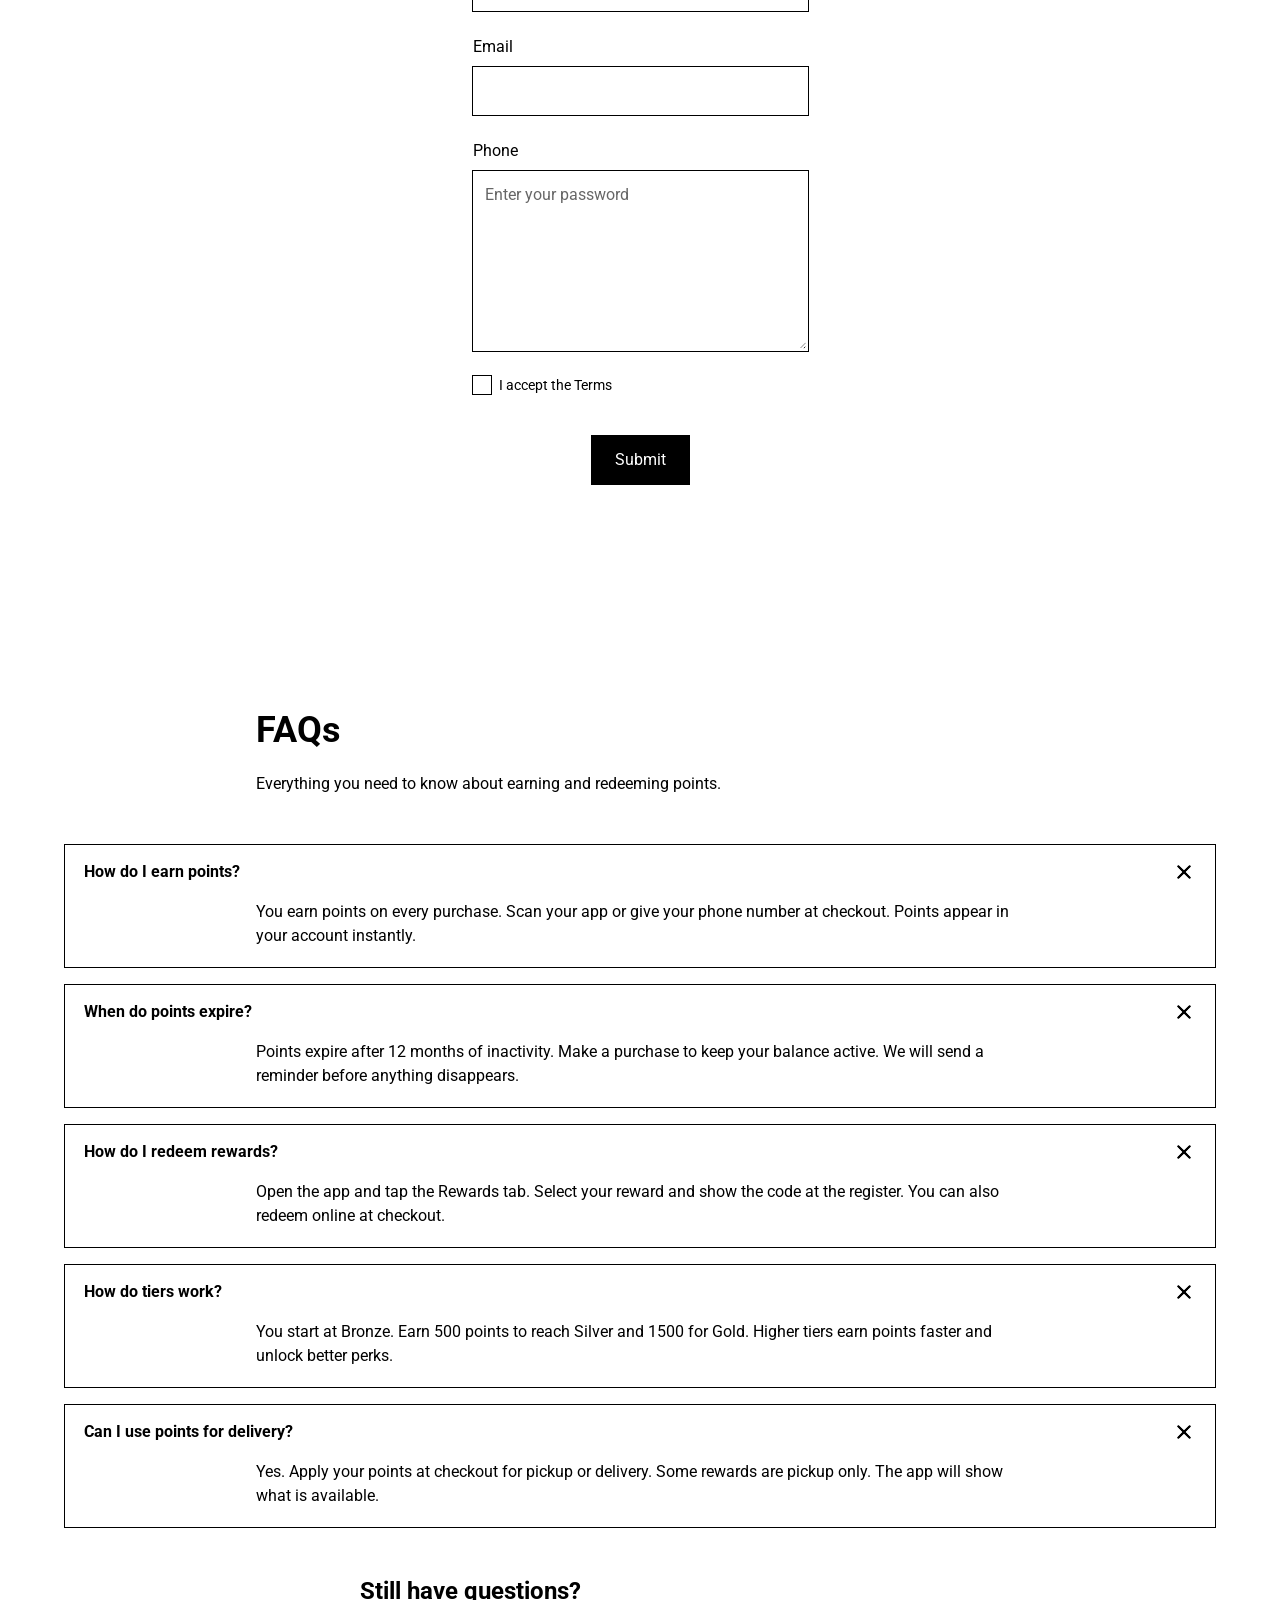
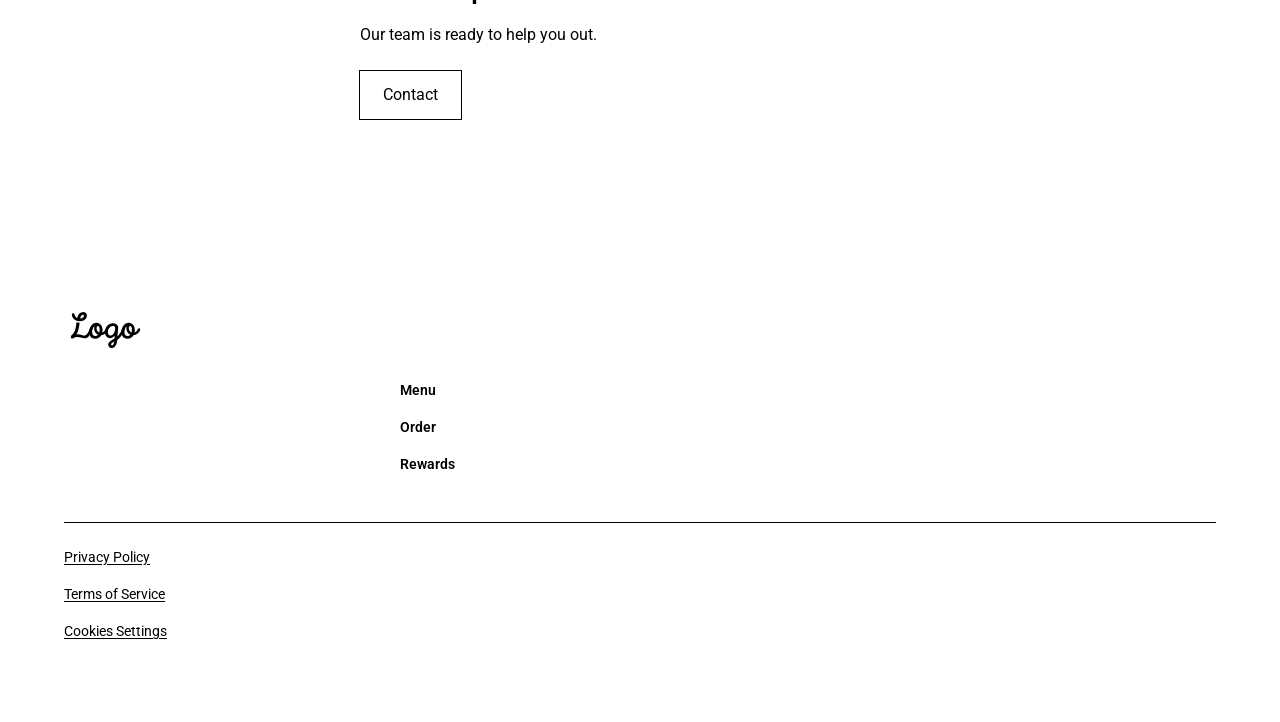
<file: muni-rewards-mobile.html>
<!DOCTYPE html>
<html>
<head>
  <meta charset="utf-8" />
	<meta name="viewport" content="width=device-width, initial-scale=1, shrink-to-fit=no">
	<link href="https://fonts.googleapis.com/css2?family=Roboto:ital,wght@0,100;0,300;0,400;0,500;0,700;0,900;1,100;1,300;1,400;1,500;1,700;1,900&display=swap" rel="stylesheet">
	<link rel="stylesheet" href="css/reset.css" />
	<link rel="stylesheet" href="css/global.css" />
	<link rel="stylesheet" href="css/muni-rewards-mobile.css" />

</head>

<body>
	<header class="header1">
		<object data="assets/header/header-content.svg" class="graphic-a header-content2" type="image/svg+xml"></object>
		
		<div class="header-menu2 section1">
			<div class="header-col7">
				<p class="header-text-link7 text-regular-normal">Menu</p>
				<p class="header-text-link8 text-regular-normal">Order</p>
				<p class="header-text-link9 text-regular-normal">Rewards</p>
				
				<div class="header-link2">
					<object data="assets/header-link/header-nav-link.svg" class="graphic-a header-nav-link2" type="image/svg+xml"></object>
					
					<div class="card-menu2">
						<div class="card-menu-list1">
							<div class="menu-item-b menu-item8">
								<object data="assets/menu-item/menu-item-amp-stories.svg" class="chevron-right-b menu-item-amp-stories2" type="image/svg+xml"></object>
								<p class="menu-item-text2">Journal</p>
							</div>
							
							<div class="menu-item-b menu-item9">
								<object data="assets/menu-item/menu-item-work.svg" class="chevron-right-b menu-item-amp-stories2" type="image/svg+xml"></object>
								<p class="menu-item-text2">Careers</p>
							</div>
							
							<div class="menu-item-b menu-item10">
								<object data="assets/menu-item/menu-item-contacts.svg" class="chevron-right-b menu-item-amp-stories2" type="image/svg+xml"></object>
								<p class="menu-item-text2">Contact</p>
							</div>
						</div>
						
						<div class="card-menu-list2">
							<p class="text-i card-menu-text">Your account</p>
							
							<div class="card-menu-content">
								<div class="menu-item-b menu-item11">
									<object data="assets/menu-item/menu-item-orders.svg" class="chevron-right-b menu-item-amp-stories2" type="image/svg+xml"></object>
									<p class="menu-item-text2">Sign in</p>
								</div>
								
								<div class="menu-item-b menu-item12">
									<object data="assets/menu-item/menu-item-join.svg" class="chevron-right-b menu-item-amp-stories2" type="image/svg+xml"></object>
									<p class="menu-item-text2">Create account</p>
								</div>
								
								<div class="menu-item-b menu-item13">
									<object data="assets/menu-item/menu-item-coffee.svg" class="chevron-right-b menu-item-amp-stories2" type="image/svg+xml"></object>
									<p class="menu-item-text2">Gift cards</p>
								</div>
								
								<div class="menu-item-b menu-item14">
									<object data="assets/menu-item/menu-item-quiz.svg" class="chevron-right-b menu-item-amp-stories2" type="image/svg+xml"></object>
									<p class="menu-item-text2">FAQ</p>
								</div>
							</div>
						</div>
					</div>
				</div>
			</div>
		</div>
	</header>
	
	<div class="header2 section1">
		<div class="header-container3">
			<div class="header-col8">
				<p class="header-text-tagline2 text-regular-semi-bold">Rewards</p>
				<h1 class="header-title2 heading-h2">MUNI rewards</h1>
			</div>
			
			<div class="header-col9">
				<p class="text-j header-text">
					Earn points on every order. Turn your daily coffee into free drinks, beans, and more.
				</p>
				
				<div class="header-actions2">
					<button class="btn-b header-btn3 hover-bright">Join</button>
					<button class="btn-b header-btn4 hover-zoom">Sign in</button>
				</div>
			</div>
		</div>
	</div>
	
	<div class="layout1 section1">
		<div class="layout-container9">
			<div class="section-title-d section-title10">
				<p class="section-title-text-tagline">How</p>
				
				<div class="section-title-content">
					<h2 class="section-title-subtitle2">Three steps to free coffee</h2>
					<p class="text-k section-title-text4">Simple. Earn. Enjoy.</p>
				</div>
			</div>
			
			<div class="layout-component2">
				<div class="card-a card6">
					<img src="assets/muni-rewards-mobile/card/card-placeholder.png" class="placeholder-image-d card-placeholder3" />
					
					<div class="card-content5 group2">
						<div class="card-content-top">
							<p class="card-text-tagline">Step 1</p>
							
							<div class="card-content6">
								<h2 class="card-subtitle1">Sign up</h2>
								<p class="text-j">Create your free account in under a minute.</p>
							</div>
						</div>
						
						<div class="button-b actions10">
							<p class="button-text2">Join</p>
							<object data="assets/button/button-chevron-right.svg" class="chevron-right-b button-chevron-right2" type="image/svg+xml"></object>
						</div>
					</div>
				</div>
				
				<div class="card-a card7">
					<img src="assets/muni-rewards-mobile/card/card-placeholder.png" class="placeholder-image-d card-placeholder3" />
					
					<div class="card-content5 group2">
						<div class="card-content-top">
							<p class="card-text-tagline">Step 2</p>
							
							<div class="card-content6">
								<h2 class="card-subtitle1">Earn points</h2>
								<p class="text-j">Every order earns points. Every dollar counts.</p>
							</div>
						</div>
						
						<div class="button-b actions10">
							<p class="button-text2">Order</p>
							<object data="assets/button/button-chevron-right.svg" class="chevron-right-b button-chevron-right2" type="image/svg+xml"></object>
						</div>
					</div>
				</div>
				
				<div class="card-a card8">
					<img src="assets/muni-rewards-mobile/card/card-placeholder3.png" class="placeholder-image-d card-placeholder3" />
					
					<div class="card-content5 group2">
						<div class="card-content-top">
							<p class="card-text-tagline">Step 3</p>
							
							<div class="card-content6">
								<h2 class="card-subtitle1">Redeem for free drinks and exclusive perks</h2>
								<p class="text-j">
									Trade points for drinks, beans, and seasonal drops.
								</p>
							</div>
						</div>
						
						<div class="button-b actions10">
							<p class="button-text2">Redeem</p>
							<object data="assets/button/button-chevron-right.svg" class="chevron-right-b button-chevron-right2" type="image/svg+xml"></object>
						</div>
					</div>
				</div>
			</div>
		</div>
	</div>
	
	<div class="pricing section1">
		<div class="pricing-container">
			<div class="section-title-d section-title11">
				<p class="section-title-text-tagline">Tiers</p>
				
				<div class="section-title-content">
					<h2 class="section-title-subtitle2">Reward levels</h2>
					<p class="text-k section-title-text4">Climb the ranks. Unlock better perks.</p>
				</div>
			</div>
			
			<div class="pricing-table">
				<div class="pricing-table-header">
					<div class="pricing-col">
						<div class="pricing-price">
							<h2 class="subtitle-heading-c pricing-subtitle1">Bronze</h2>
							<h2>PHP</h2>
							<p class="text-k pricing-text">Start earning immediately</p>
						</div>
						
						<button class="btn-a pricing-btn-actions hover-bright">Join free</button>
					</div>
					
					<div class="column-d col6">
						<div class="column-price1">
							<h2 class="subtitle-heading-c column-subtitle1">Silver</h2>
							<h2>PHP</h2>
							<p class="text-k column-text4">Unlock after 500 points</p>
						</div>
						
						<button class="btn-a column-btn-actions1 hover-bright">Earn silver</button>
					</div>
					
					<div class="column-d col7">
						<div class="column-price1">
							<h2 class="subtitle-heading-c column-subtitle1">Gold</h2>
							<h2>PHP</h2>
							<p class="text-k column-text4">Unlock after 1500 points</p>
						</div>
						
						<button class="btn-a column-btn-actions1 hover-bright">Earn gold</button>
					</div>
				</div>
				
				<div class="pricing-content">
					<h2 class="pricing-subtitle3 heading-h3">Point earning</h2>
					
					<div class="list-a list1">
						<div class="input-group-col1">
							<input class="input-group-column-table-cell1" value="Points per dollar" />
							
							<div class="input-group-column-row1">
								<button class="btn-table-cell input-group-column-btn-table1 hover-bright">1x</button>
								<button class="btn-table-cell input-group-column-btn-table2 hover-bright">1.5x</button>
								<button class="btn-table-cell input-group-column-btn-table3 hover-bright">2x</button>
							</div>
						</div>
						
						<div class="column-e col4">
							<p class="column-text5">Free birthday drink</p>
							<object data="assets/muni-rewards-mobile/column/column-row.svg" class="graphic-a column-row" type="image/svg+xml"></object>
						</div>
						
						<div class="input-group-col2">
							<input class="input-group-column-table-cell2" value="Exclusive seasonal drops" />
							
							<div class="input-group-column-row2">
								<div class="table-cell-a table-cell1">
									<object data="assets/table-cell/table-cell-check.svg" class="table-cell-check" type="image/svg+xml"></object>
								</div>
								
								<div class="table-cell-a table-cell2">
									<object data="assets/table-cell/table-cell-check.svg" class="table-cell-check" type="image/svg+xml"></object>
								</div>
								
								<div class="table-cell-a table-cell3">
									<object data="assets/table-cell/table-cell-check.svg" class="table-cell-check" type="image/svg+xml"></object>
								</div>
							</div>
						</div>
						
						<div class="column-e col5">
							<p class="column-text5">Free beans every month</p>
							<object data="assets/muni-rewards-mobile/column/column-row2.svg" class="graphic-a column-row" type="image/svg+xml"></object>
						</div>
						
						<div class="input-group-col3">
							<input class="input-group-column-table-cell3" value="Priority order pickup" />
							
							<div class="input-group-column-row3">
								<div class="input-group-column-table-cell-a input-group-column-table-cell4"></div>
								<div class="input-group-column-table-cell-a input-group-column-table-cell5"></div>
								
								<div class="table-cell-a table-cell4">
									<object data="assets/table-cell/table-cell-check.svg" class="table-cell-check" type="image/svg+xml"></object>
								</div>
							</div>
						</div>
					</div>
					
					<h2 class="pricing-subtitle4 heading-h3">Redemption perks</h2>
					
					<div class="list-a list2">
						<div class="input-group-col1">
							<input class="input-group-column-table-cell1" value="Free espresso shot" />
							
							<div class="input-group-column-row1">
								<button class="btn-table-cell input-group-column-btn-table1 hover-bright">Yes</button>
								<button class="btn-table-cell input-group-column-btn-table2 hover-bright">1.5x</button>
								<button class="btn-table-cell input-group-column-btn-table3 hover-bright">2x</button>
							</div>
						</div>
						
						<div class="column-e col4">
							<p class="column-text5">Free pastry</p>
							<object data="assets/muni-rewards-mobile/column/column-row.svg" class="graphic-a column-row" type="image/svg+xml"></object>
						</div>
						
						<div class="input-group-col2">
							<input class="input-group-column-table-cell2" value="Free drink upgrade" />
							
							<div class="input-group-column-row2">
								<div class="table-cell-a table-cell1">
									<object data="assets/table-cell/table-cell-check.svg" class="table-cell-check" type="image/svg+xml"></object>
								</div>
								
								<div class="table-cell-a table-cell2">
									<object data="assets/table-cell/table-cell-check.svg" class="table-cell-check" type="image/svg+xml"></object>
								</div>
								
								<div class="table-cell-a table-cell3">
									<object data="assets/table-cell/table-cell-check.svg" class="table-cell-check" type="image/svg+xml"></object>
								</div>
							</div>
						</div>
						
						<div class="column-e col5">
							<p class="column-text5">Free bag of beans</p>
							<object data="assets/muni-rewards-mobile/column/column-row2.svg" class="graphic-a column-row" type="image/svg+xml"></object>
						</div>
						
						<div class="input-group-col3">
							<input class="input-group-column-table-cell3" value="Invite to tastings" />
							
							<div class="input-group-column-row3">
								<div class="input-group-column-table-cell-a input-group-column-table-cell4"></div>
								<div class="input-group-column-table-cell-a input-group-column-table-cell5"></div>
								
								<div class="table-cell-a table-cell4">
									<object data="assets/table-cell/table-cell-check.svg" class="table-cell-check" type="image/svg+xml"></object>
								</div>
							</div>
						</div>
					</div>
					
					<h2 class="pricing-subtitle5 heading-h3">Member benefits</h2>
					
					<div class="list-a list3">
						<div class="input-group-col1">
							<input class="input-group-column-table-cell1" value="App ordering" />
							
							<div class="input-group-column-row1">
								<button class="btn-table-cell input-group-column-btn-table1 hover-bright">Yes</button>
								<button class="btn-table-cell input-group-column-btn-table2 hover-bright">1.5x</button>
								<button class="btn-table-cell input-group-column-btn-table3 hover-bright">2x</button>
							</div>
						</div>
						
						<div class="column-e col4">
							<p class="column-text5">Rewards tracking</p>
							<object data="assets/muni-rewards-mobile/column/column-row.svg" class="graphic-a column-row" type="image/svg+xml"></object>
						</div>
						
						<div class="input-group-col2">
							<input class="input-group-column-table-cell2" value="Early access to drops" />
							
							<div class="input-group-column-row2">
								<div class="table-cell-a table-cell1">
									<object data="assets/table-cell/table-cell-check.svg" class="table-cell-check" type="image/svg+xml"></object>
								</div>
								
								<div class="table-cell-a table-cell2">
									<object data="assets/table-cell/table-cell-check.svg" class="table-cell-check" type="image/svg+xml"></object>
								</div>
								
								<div class="table-cell-a table-cell3">
									<object data="assets/table-cell/table-cell-check.svg" class="table-cell-check" type="image/svg+xml"></object>
								</div>
							</div>
						</div>
						
						<div class="column-e col5">
							<p class="column-text5">Double points days</p>
							<object data="assets/muni-rewards-mobile/column/column-row2.svg" class="graphic-a column-row" type="image/svg+xml"></object>
						</div>
						
						<div class="input-group-col3">
							<input class="input-group-column-table-cell3" value="Dedicated support line" />
							
							<div class="input-group-column-row3">
								<div class="input-group-column-table-cell-a input-group-column-table-cell4"></div>
								<div class="input-group-column-table-cell-a input-group-column-table-cell5"></div>
								
								<div class="table-cell-a table-cell4">
									<object data="assets/table-cell/table-cell-check.svg" class="table-cell-check" type="image/svg+xml"></object>
								</div>
							</div>
						</div>
					</div>
				</div>
				
				<div class="pricing-table-buttons">
					<div class="column-f col8">
						<button class="btn-a column-btn-actions2 hover-bright">Join free</button>
					</div>
					
					<div class="column-f col9">
						<button class="btn-a column-btn-actions2 hover-bright">Earn silver</button>
					</div>
					
					<div class="column-f col10">
						<button class="btn-a column-btn-actions2 hover-bright">Earn gold</button>
					</div>
				</div>
			</div>
		</div>
	</div>
	
	<div class="layout2 section1">
		<div class="layout-container10">
			<div class="layout-content11">
				<div class="section-title-d section-title12">
					<p class="section-title-text-tagline">Rewards</p>
					
					<div class="section-title-content">
						<h2 class="section-title-subtitle2">What your points can get you</h2>
						<p class="text-k section-title-text4">
							Trade loyalty for real things. Here is what waits for you.
						</p>
					</div>
				</div>
				
				<div class="layout-actions">
					<button class="btn-a layout-btn hover-zoom">Menu</button>
					
					<div class="button-b btn6">
						<p class="button-text2">Redeem</p>
						<object data="assets/button/button-chevron-right.svg" class="chevron-right-b button-chevron-right2" type="image/svg+xml"></object>
					</div>
				</div>
			</div>
			
			<div class="layout-component3">
				<div class="layout-tabs-menu">
					<div class="tab-link-a tab-link1">
						<h2 class="tab-link-subtitle1">Free hot coffee</h2>
						<p class="text-j">
							A classic cup. Simple and perfect. Costs 100 points.
						</p>
					</div>
					
					<div class="tab-link-a tab-link2">
						<h2 class="tab-link-subtitle1">Free cold brew</h2>
						<p class="text-j">Smooth and strong. Yours for 150 points.</p>
					</div>
					
					<div class="tab-link-a tab-link3">
						<h2 class="tab-link-subtitle1">Seasonal drink</h2>
						<p class="text-j">Taste the drop before anyone else. 250 points.</p>
					</div>
				</div>
				
				<img src="assets/muni-rewards-mobile/layout-tabs-content.png" class="placeholder-image-d layout-tabs-content" />
			</div>
		</div>
	</div>
	
	<div class="contact1 section1">
		<div class="contact-container4">
			<div class="section-title-d section-title13">
				<p class="section-title-text-tagline">Join</p>
				
				<div class="section-title-content">
					<h2 class="section-title-subtitle2">Create account</h2>
					<p class="text-k section-title-text4">Start earning points on your very next order.</p>
				</div>
			</div>
			
			<div class="contact-form2">
				<div class="input-c input7">
					<p class="text-j">Name</p>
					<div class="input-text-input input-text3"></div>
				</div>
				
				<div class="input-c input8">
					<p class="text-j">Email</p>
					<div class="input-text-input input-text3"></div>
				</div>
				
				<div class="contact-input3">
					<p class="text-j">Phone</p>
					
					<div class="text-area-b text-area3">
						<p class="text-area-type-your2 text-regular-normal">Enter your password</p>
						<object data="assets/text-area/text-area-graphic.svg" class="text-area-graphic3" type="image/svg+xml"></object>
						<object data="assets/text-area/text-area-graphic2.svg" class="text-area-graphic4" type="image/svg+xml"></object>
					</div>
				</div>
				
				<div class="checkbox-b checkbox3">
					<div class="checkbox-checkbox2 card5"></div>
					<p class="checkbox-text2 text-small-normal">I accept the Terms</p>
				</div>
				
				<button class="btn-a contact-btn2 hover-bright">Submit</button>
			</div>
		</div>
	</div>
	
	<div class="faq1 section1">
		<div class="faq-container2">
			<div class="faq-section-title">
				<h2 class="faq-subtitle2 heading-h4">FAQs</h2>
				<p class="text-j">
					Everything you need to know about earning and redeeming points.
				</p>
			</div>
			
			<div class="faq-accordion2">
				<div class="card-accordion-b card-accordion1">
					<div class="card-accordion-question2">
						<p class="card-accordion-text-question2">How do I earn points?</p>
						<object data="assets/card-accordion-question/card-accordion-close.svg" class="card-accordion-close-b card-accordion-close2" type="image/svg+xml"></object>
					</div>
					
					<p class="card-accordion-text-answer2">
						You earn points on every purchase. Scan your app or give your phone number at checkout. Points appear in your account instantly.
					</p>
				</div>
				
				<div class="card-accordion-b card-accordion2">
					<div class="card-accordion-question2">
						<p class="card-accordion-text-question2">When do points expire?</p>
						<object data="assets/card-accordion-question/card-accordion-close.svg" class="card-accordion-close-b card-accordion-close2" type="image/svg+xml"></object>
					</div>
					
					<p class="card-accordion-text-answer2">
						Points expire after 12 months of inactivity. Make a purchase to keep your balance active. We will send a reminder before anything disappears.
					</p>
				</div>
				
				<div class="card-accordion-b card-accordion3">
					<div class="card-accordion-question2">
						<p class="card-accordion-text-question2">How do I redeem rewards?</p>
						<object data="assets/card-accordion-question/card-accordion-close.svg" class="card-accordion-close-b card-accordion-close2" type="image/svg+xml"></object>
					</div>
					
					<p class="card-accordion-text-answer2">
						Open the app and tap the Rewards tab. Select your reward and show the code at the register. You can also redeem online at checkout.
					</p>
				</div>
				
				<div class="card-accordion-b card-accordion4">
					<div class="card-accordion-question2">
						<p class="card-accordion-text-question2">How do tiers work?</p>
						<object data="assets/card-accordion-question/card-accordion-close.svg" class="card-accordion-close-b card-accordion-close2" type="image/svg+xml"></object>
					</div>
					
					<p class="card-accordion-text-answer2">
						You start at Bronze. Earn 500 points to reach Silver and 1500 for Gold. Higher tiers earn points faster and unlock better perks.
					</p>
				</div>
				
				<div class="card-accordion-b card-accordion5">
					<div class="card-accordion-question2">
						<p class="card-accordion-text-question2">Can I use points for delivery?</p>
						<object data="assets/card-accordion-question/card-accordion-close.svg" class="card-accordion-close-b card-accordion-close2" type="image/svg+xml"></object>
					</div>
					
					<p class="card-accordion-text-answer2">
						Yes. Apply your points at checkout for pickup or delivery. Some rewards are pickup only. The app will show what is available.
					</p>
				</div>
			</div>
			
			<div class="faq-content3">
				<div class="tab-link-a content18">
					<h2 class="tab-link-subtitle1">Still have questions?</h2>
					<p class="text-j">Our team is ready to help you out.</p>
				</div>
				
				<button class="btn-a faq-btn-actions2 hover-zoom">Contact</button>
			</div>
		</div>
	</div>
	
	<footer class="footer1 section1">
		<div class="footer-container3">
			<div class="footer-content3">
				<object data="assets/footer-content/footer-logo.svg" class="graphic-a footer-logo3" type="image/svg+xml"></object>
				
				<div class="footer-links3">
					<p class="text-i footer-text-menu2">Menu</p>
					<p class="text-i footer-text-order3">Order</p>
					<p class="text-i footer-text-rewards3">Rewards</p>
				</div>
			</div>
			
			<div class="footer-credits3">
				<a class="footer-link-b" href="#">Privacy Policy</a>
				<a class="footer-link-b" href="#">Terms of Service</a>
				<a class="footer-link-b" href="#">Cookies Settings</a>
			</div>
		</div>
	</footer>
</body>

</html>
</file>
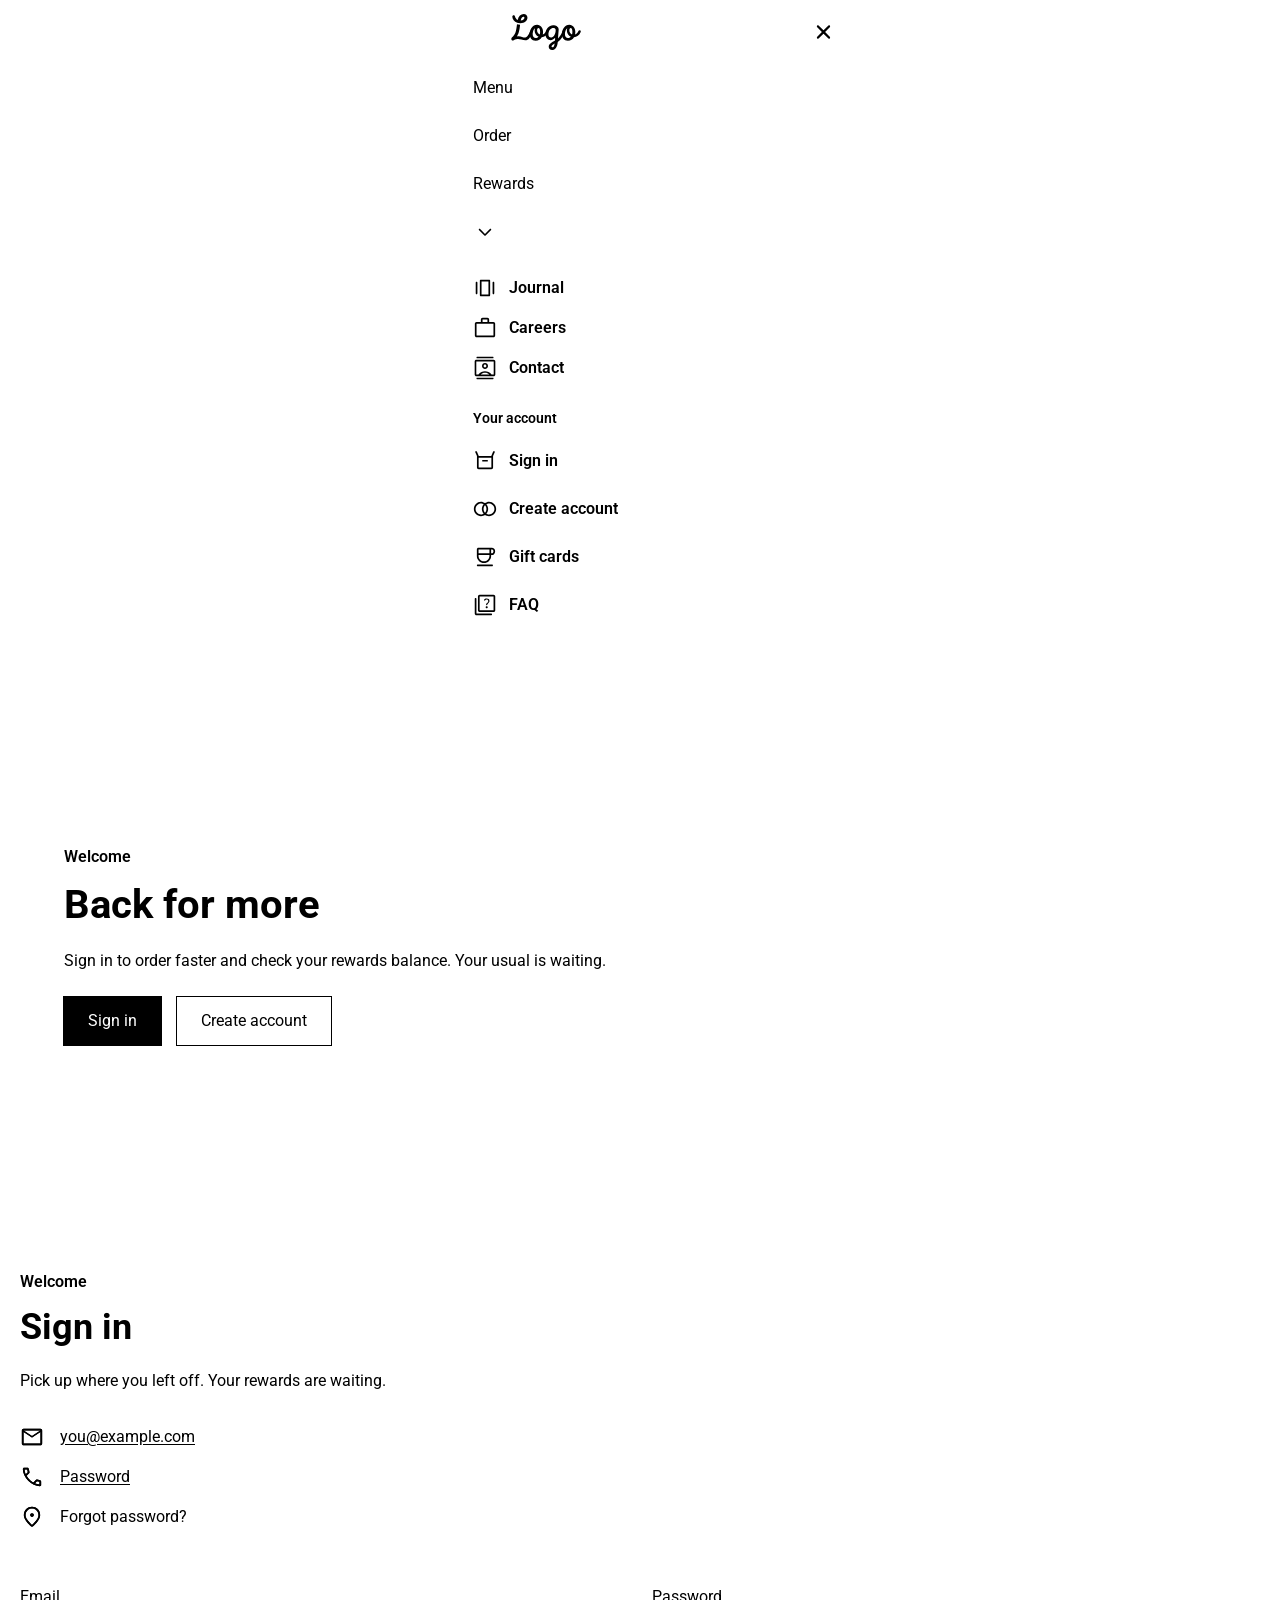
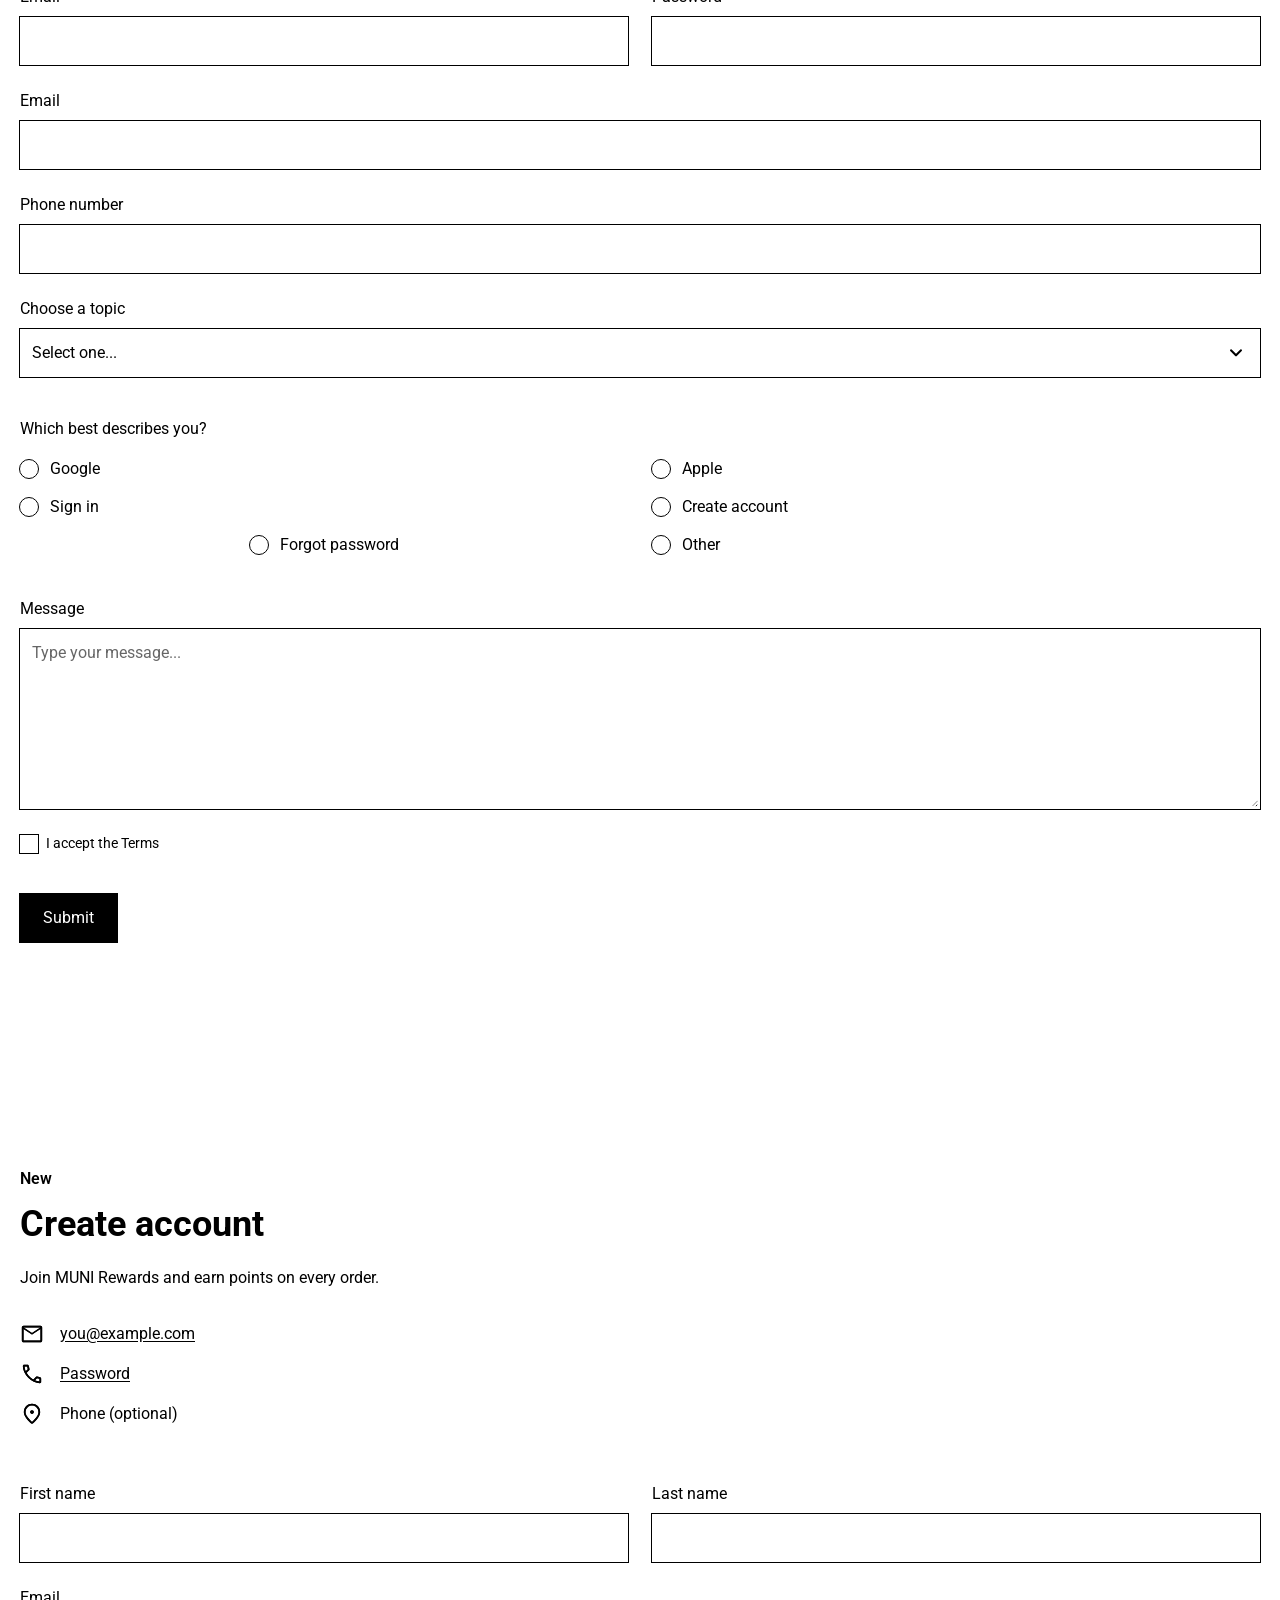
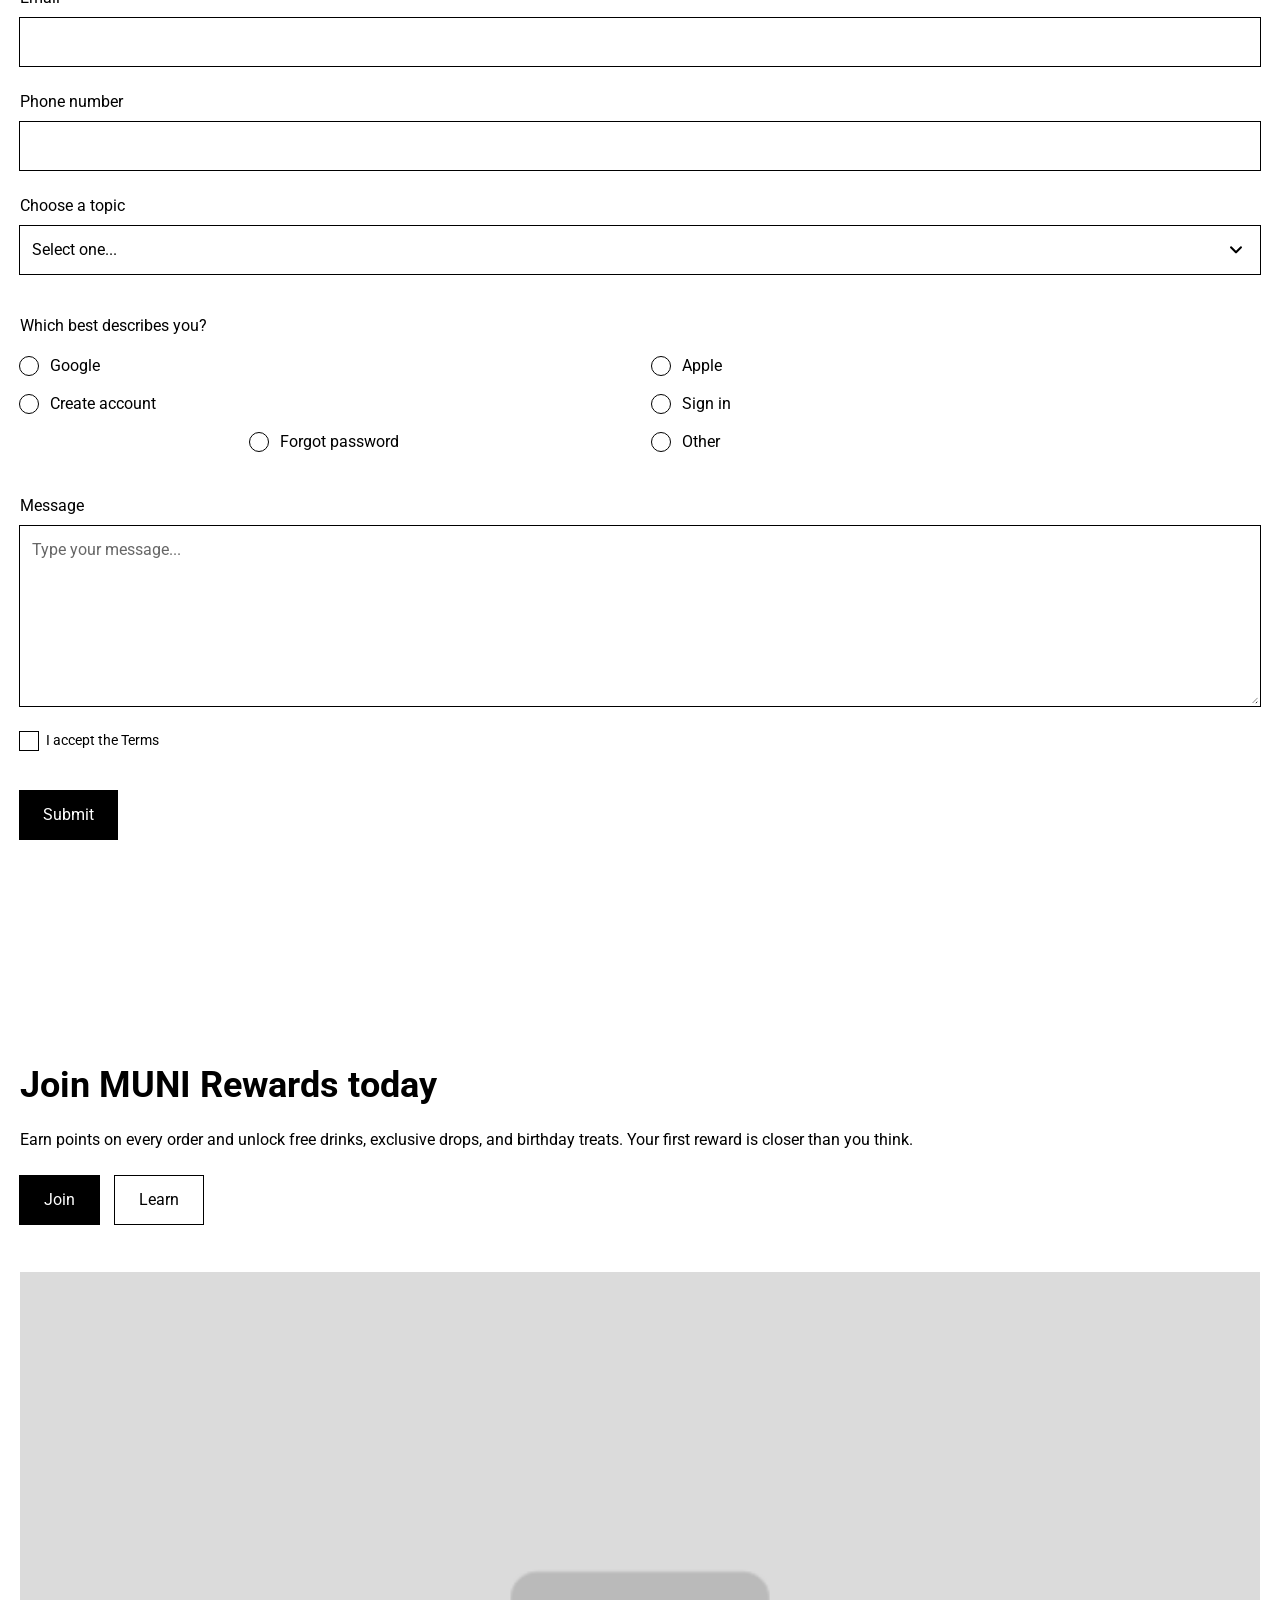
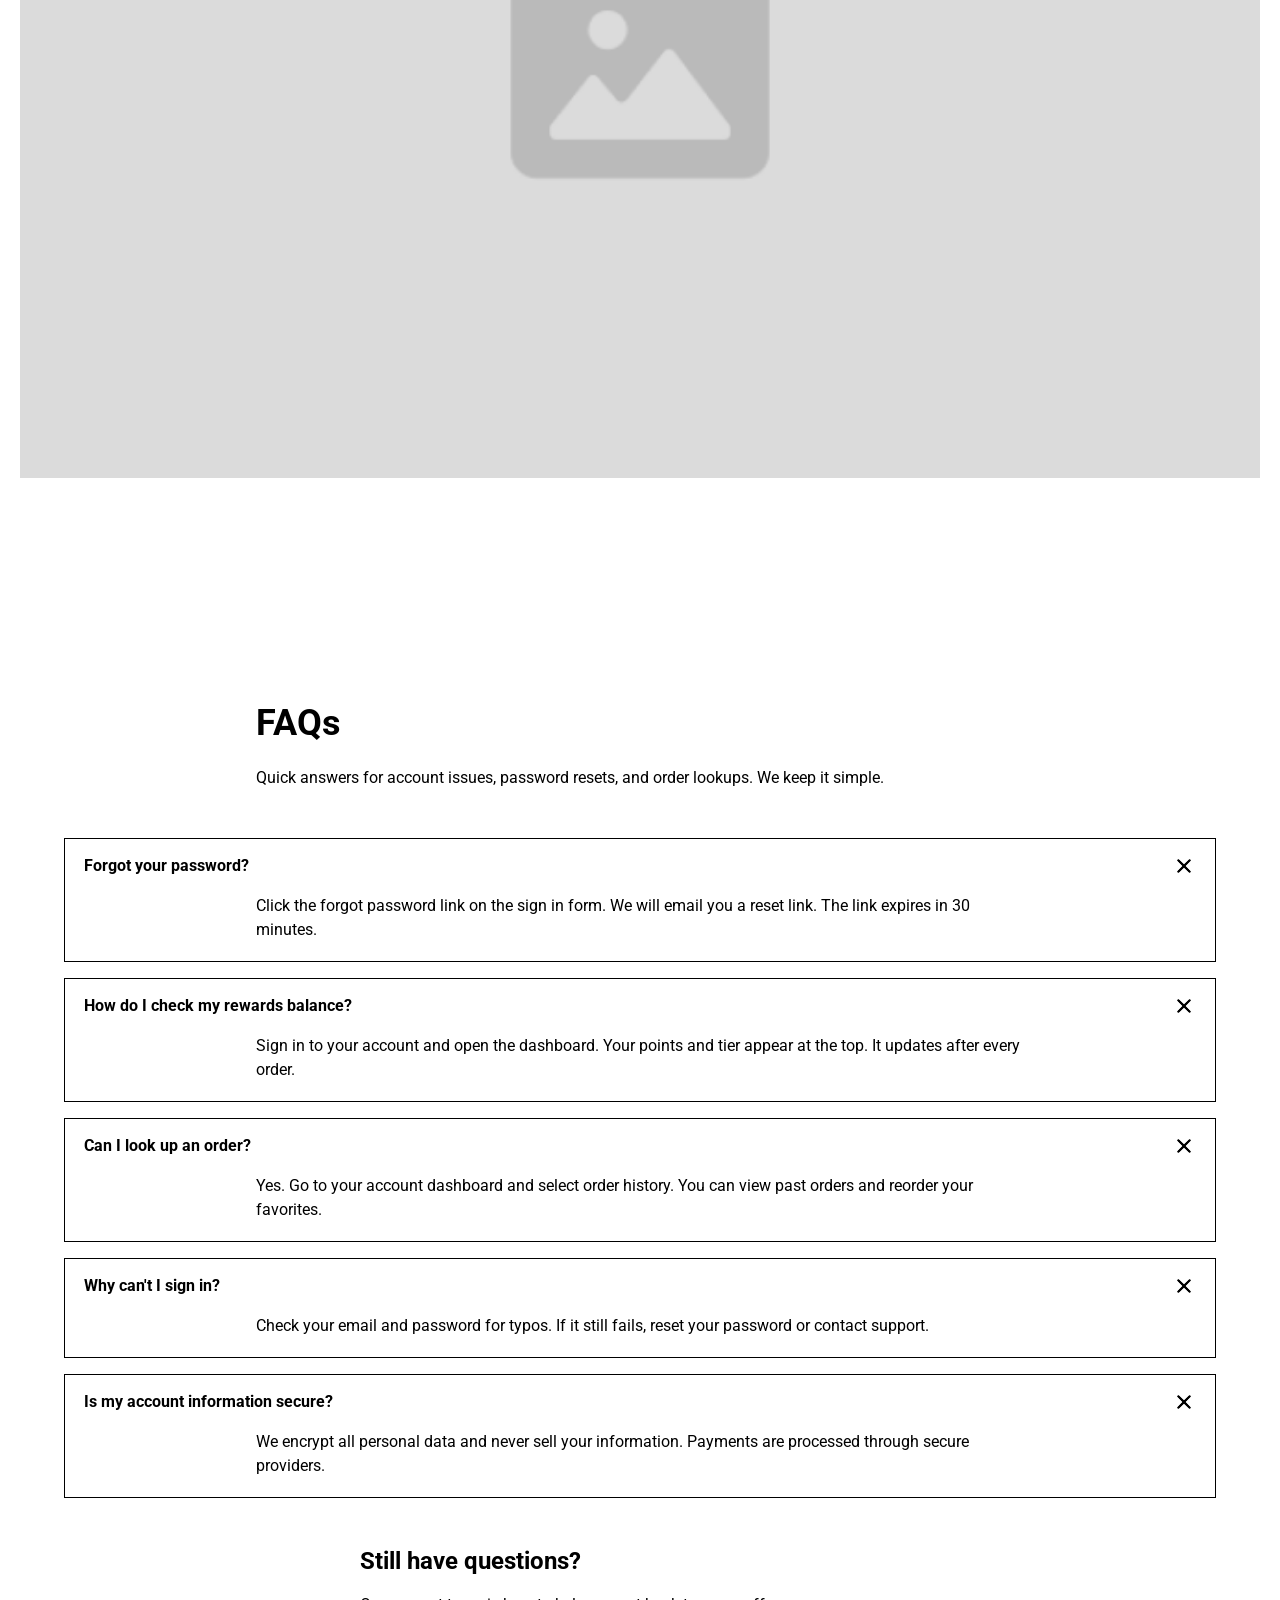
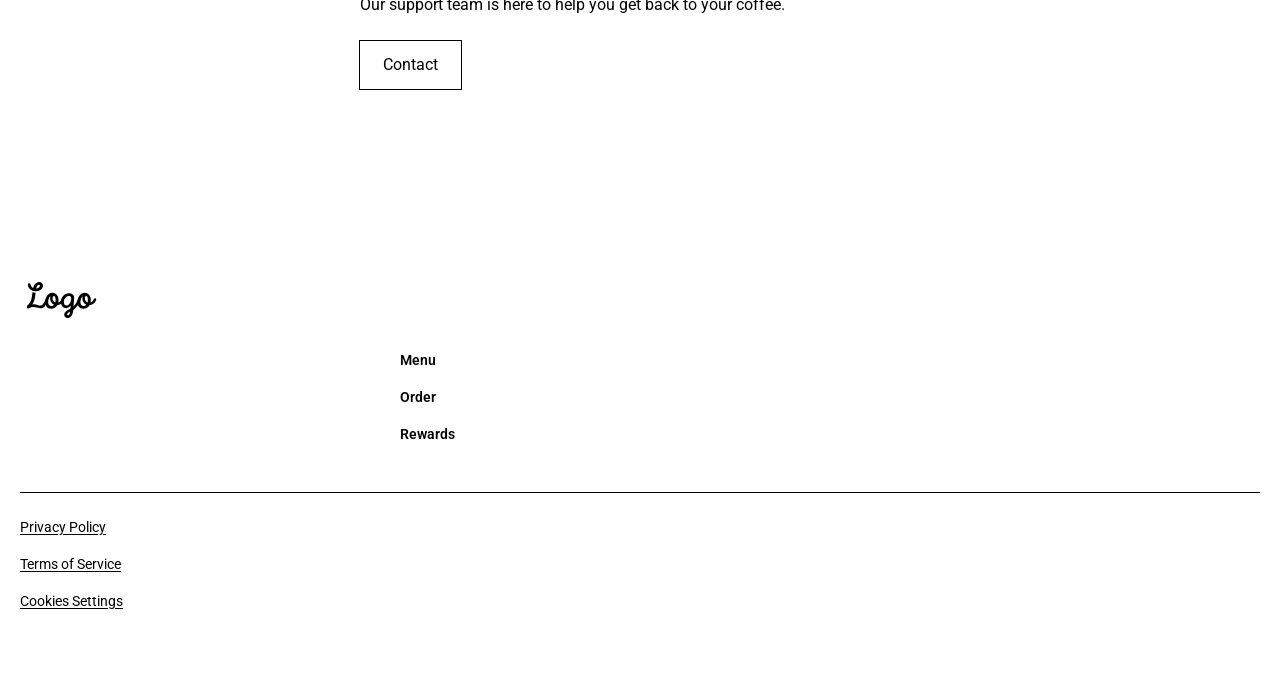
<file: sign-in-create1.html>
<!DOCTYPE html>
<html>
<head>
  <meta charset="utf-8" />
	<meta name="viewport" content="width=device-width, initial-scale=1, shrink-to-fit=no">
	<link href="https://fonts.googleapis.com/css2?family=Roboto:ital,wght@0,100;0,300;0,400;0,500;0,700;0,900;1,100;1,300;1,400;1,500;1,700;1,900&display=swap" rel="stylesheet">
	<link rel="stylesheet" href="css/reset.css" />
	<link rel="stylesheet" href="css/global.css" />
	<link rel="stylesheet" href="css/sign-in-create1.css" />

</head>

<body>
	<header class="header-a header1">
		<object data="assets/header/header-content.svg" class="shop header-content" type="image/svg+xml"></object>
		
		<div class="header-menu">
			<div class="header-col1">
				<p class="header-text-link1 text-regular-normal">Menu</p>
				<p class="header-text-link2 text-regular-normal">Order</p>
				<p class="header-text-link3 text-regular-normal">Rewards</p>
				
				<div class="header-link">
					<object data="assets/header-link/header-nav-link.svg" class="shop header-nav-link" type="image/svg+xml"></object>
					
					<div class="card-menu">
						<div class="menu-list-a menu-list1">
							<div class="menu-item-a menu-item1">
								<object data="assets/menu-item/menu-item-amp-stories.svg" class="chevron-right-a menu-item-amp-stories1" type="image/svg+xml"></object>
								<p class="menu-item-text1">Journal</p>
							</div>
							
							<div class="menu-item-a menu-item2">
								<object data="assets/menu-item/menu-item-work.svg" class="chevron-right-a menu-item-amp-stories1" type="image/svg+xml"></object>
								<p class="menu-item-text1">Careers</p>
							</div>
							
							<div class="menu-item-a menu-item3">
								<object data="assets/menu-item/menu-item-contacts.svg" class="chevron-right-a menu-item-amp-stories1" type="image/svg+xml"></object>
								<p class="menu-item-text1">Contact</p>
							</div>
						</div>
						
						<div class="menu-list-b menu-list2">
							<p class="text-a menu-list-text">Your account</p>
							
							<div class="menu-list-content">
								<div class="menu-item-a menu-item4">
									<object data="assets/menu-item/menu-item-orders.svg" class="chevron-right-a menu-item-amp-stories1" type="image/svg+xml"></object>
									<p class="menu-item-text1">Sign in</p>
								</div>
								
								<div class="menu-item-a menu-item5">
									<object data="assets/menu-item/menu-item-join.svg" class="chevron-right-a menu-item-amp-stories1" type="image/svg+xml"></object>
									<p class="menu-item-text1">Create account</p>
								</div>
								
								<div class="menu-item-a menu-item6">
									<object data="assets/menu-item/menu-item-coffee.svg" class="chevron-right-a menu-item-amp-stories1" type="image/svg+xml"></object>
									<p class="menu-item-text1">Gift cards</p>
								</div>
								
								<div class="menu-item-a menu-item7">
									<object data="assets/menu-item/menu-item-quiz.svg" class="chevron-right-a menu-item-amp-stories1" type="image/svg+xml"></object>
									<p class="menu-item-text1">FAQ</p>
								</div>
							</div>
						</div>
					</div>
				</div>
			</div>
		</div>
	</header>
	
	<div class="header2 section1">
		<div class="header-container3">
			<div class="header-col7">
				<p class="header-text-tagline2 text-regular-semi-bold">Welcome</p>
				<h1 class="title-b header-title2">Back for more</h1>
			</div>
			
			<div class="header-col8">
				<p class="text-b header-text-sign-in-to-order2">
					Sign in to order faster and check your rewards balance. Your usual is waiting.
				</p>
				
				<div class="actions-b actions14">
					<button class="btn-b actions-btn2 hover-bright">Sign in</button>
					<button class="btn-b actions-btn3 hover-zoom">Create account</button>
				</div>
			</div>
		</div>
	</div>
	
	<div class="contact-a contact1">
		<div class="contact-container1">
			<div class="contact-content1">
				<div class="title-a section-title5">
					<p class="title-text">Welcome</p>
					
					<div class="content-a content1">
						<h2 class="subtitle-heading-a content-subtitle1">Sign in</h2>
						<p class="text-b content-text1">
							Pick up where you left off. Your rewards are waiting.
						</p>
					</div>
				</div>
				
				<div class="contact-content2">
					<div class="row-e row5">
						<object data="assets/row/row-mail.svg" class="chevron-right-a row-mail1" type="image/svg+xml"></object>
						<a class="text-button-a row-link-text1" href="#">you@example.com</a>
					</div>
					
					<div class="row-e row6">
						<object data="assets/row/row-call.svg" class="chevron-right-a row-mail1" type="image/svg+xml"></object>
						<a class="text-button-a row-link-text1" href="#">Password</a>
					</div>
					
					<div class="row-e row7">
						<object data="assets/row/row-location.svg" class="chevron-right-a row-mail1" type="image/svg+xml"></object>
						<a class="text-button-a row-link-text1" href="#">Forgot password?</a>
					</div>
				</div>
			</div>
			
			<div class="contact-form">
				<div class="inputs inputs1">
					<div class="input-a input1">
						<p class="st-name input-text-first1">Email</p>
						<div class="text-input-a input-text1"></div>
					</div>
					
					<div class="input-a input2">
						<p class="st-name input-text-first1">Password</p>
						<div class="text-input-a input-text1"></div>
					</div>
				</div>
				
				<div class="contact-inputs">
					<div class="input-b input3">
						<p class="text-b input-text-email1">Email</p>
						<div class="text-input-a input-text2"></div>
					</div>
					
					<div class="input-b input4">
						<p class="text-b input-text-email1">Phone number</p>
						<div class="text-input-a input-text2"></div>
					</div>
				</div>
				
				<div class="contact-input1">
					<p class="text-b contact-text-choose">Choose a topic</p>
					
					<div class="select-a select1">
						<p class="select-text1 text-regular-normal">Select one...</p>
						<object data="assets/select/select-keyboard.svg" class="select-keyboard-arrow-down-a select-keyboard1" type="image/svg+xml"></object>
					</div>
				</div>
				
				<div class="contact-radios">
					<p class="text-b contact-text-which">Which best describes you?</p>
					
					<div class="contact-content3">
						<div class="row-f row8">
							<div class="radio-a radio1">
								<div class="radio-circle1 circle"></div>
								<p class="radio-text1">Google</p>
							</div>
							
							<div class="radio-a radio2">
								<div class="radio-circle1 circle"></div>
								<p class="radio-text1">Apple</p>
							</div>
						</div>
						
						<div class="row-f row9">
							<div class="radio-a radio1">
								<div class="radio-circle1 circle"></div>
								<p class="radio-text1">Sign in</p>
							</div>
							
							<div class="radio-a radio2">
								<div class="radio-circle1 circle"></div>
								<p class="radio-text1">Create account</p>
							</div>
						</div>
						
						<div class="contact-row">
							<div class="radio-a radio3">
								<div class="radio-circle1 circle"></div>
								<p class="radio-text1">Forgot password</p>
							</div>
							
							<div class="radio-a radio4">
								<div class="radio-circle1 circle"></div>
								<p class="radio-text1">Other</p>
							</div>
						</div>
					</div>
				</div>
				
				<div class="contact-input2">
					<p class="text-b contact-text-message">Message</p>
					
					<div class="text-area-a text-area1">
						<p class="text-area-type-your1 text-regular-normal">Type your message...</p>
						<object data="assets/text-area/text-area-graphic.svg" class="text-area-graphic1" type="image/svg+xml"></object>
						<object data="assets/text-area/text-area-graphic2.svg" class="text-area-graphic2" type="image/svg+xml"></object>
					</div>
				</div>
				
				<div class="checkbox-a checkbox1">
					<div class="checkbox-checkbox1 card5"></div>
					<p class="checkbox-text1 text-small-normal">I accept the Terms</p>
				</div>
				
				<button class="btn-a contact-btn hover-bright">Submit</button>
			</div>
		</div>
	</div>
	
	<div class="contact-a contact2">
		<div class="contact-container1">
			<div class="contact-content1">
				<div class="title-a section-title5">
					<p class="title-text">New</p>
					
					<div class="content-a content1">
						<h2 class="subtitle-heading-a content-subtitle1">Create account</h2>
						<p class="text-b content-text1">Join MUNI Rewards and earn points on every order.</p>
					</div>
				</div>
				
				<div class="contact-content2">
					<div class="row-e row5">
						<object data="assets/row/row-mail.svg" class="chevron-right-a row-mail1" type="image/svg+xml"></object>
						<a class="text-button-a row-link-text1" href="#">you@example.com</a>
					</div>
					
					<div class="row-e row6">
						<object data="assets/row/row-call.svg" class="chevron-right-a row-mail1" type="image/svg+xml"></object>
						<a class="text-button-a row-link-text1" href="#">Password</a>
					</div>
					
					<div class="row-e row7">
						<object data="assets/row/row-location.svg" class="chevron-right-a row-mail1" type="image/svg+xml"></object>
						<a class="text-button-a row-link-text1" href="#">Phone (optional)</a>
					</div>
				</div>
			</div>
			
			<div class="contact-form">
				<div class="inputs inputs1">
					<div class="input-a input1">
						<p class="st-name input-text-first1">First name</p>
						<div class="text-input-a input-text1"></div>
					</div>
					
					<div class="input-a input2">
						<p class="st-name input-text-first1">Last name</p>
						<div class="text-input-a input-text1"></div>
					</div>
				</div>
				
				<div class="contact-inputs">
					<div class="input-b input3">
						<p class="text-b input-text-email1">Email</p>
						<div class="text-input-a input-text2"></div>
					</div>
					
					<div class="input-b input4">
						<p class="text-b input-text-email1">Phone number</p>
						<div class="text-input-a input-text2"></div>
					</div>
				</div>
				
				<div class="contact-input1">
					<p class="text-b contact-text-choose">Choose a topic</p>
					
					<div class="select-a select1">
						<p class="select-text1 text-regular-normal">Select one...</p>
						<object data="assets/select/select-keyboard.svg" class="select-keyboard-arrow-down-a select-keyboard1" type="image/svg+xml"></object>
					</div>
				</div>
				
				<div class="contact-radios">
					<p class="text-b contact-text-which">Which best describes you?</p>
					
					<div class="contact-content3">
						<div class="row-f row8">
							<div class="radio-a radio1">
								<div class="radio-circle1 circle"></div>
								<p class="radio-text1">Google</p>
							</div>
							
							<div class="radio-a radio2">
								<div class="radio-circle1 circle"></div>
								<p class="radio-text1">Apple</p>
							</div>
						</div>
						
						<div class="row-f row9">
							<div class="radio-a radio1">
								<div class="radio-circle1 circle"></div>
								<p class="radio-text1">Create account</p>
							</div>
							
							<div class="radio-a radio2">
								<div class="radio-circle1 circle"></div>
								<p class="radio-text1">Sign in</p>
							</div>
						</div>
						
						<div class="contact-row">
							<div class="radio-a radio3">
								<div class="radio-circle1 circle"></div>
								<p class="radio-text1">Forgot password</p>
							</div>
							
							<div class="radio-a radio4">
								<div class="radio-circle1 circle"></div>
								<p class="radio-text1">Other</p>
							</div>
						</div>
					</div>
				</div>
				
				<div class="contact-input2">
					<p class="text-b contact-text-message">Message</p>
					
					<div class="text-area-a text-area1">
						<p class="text-area-type-your1 text-regular-normal">Type your message...</p>
						<object data="assets/text-area/text-area-graphic.svg" class="text-area-graphic1" type="image/svg+xml"></object>
						<object data="assets/text-area/text-area-graphic2.svg" class="text-area-graphic2" type="image/svg+xml"></object>
					</div>
				</div>
				
				<div class="checkbox-a checkbox1">
					<div class="checkbox-checkbox1 card5"></div>
					<p class="checkbox-text1 text-small-normal">I accept the Terms</p>
				</div>
				
				<button class="btn-a contact-btn hover-bright">Submit</button>
			</div>
		</div>
	</div>
	
	<div class="cta-a cta1">
		<div class="cta-container1">
			<div class="cta-col1">
				<div class="content-a content5">
					<h2 class="subtitle-heading-a content-subtitle1">Join MUNI Rewards today</h2>
					<p class="text-b content-text1">
						Earn points on every order and unlock free drinks, exclusive drops, and birthday treats. Your first reward is closer than you think.
					</p>
				</div>
				
				<div class="actions-b actions4">
					<button class="btn-b actions-btn2 hover-bright">Join</button>
					<button class="btn-b actions-btn3 hover-zoom">Learn</button>
				</div>
			</div>
			
			<img src="assets/cta-container/cta-placeholder.png" class="placeholder-image-a cta-placeholder1" />
		</div>
	</div>
	
	<div class="faq1 section1">
		<div class="faq-container2">
			<div class="content-a section-title10">
				<h2 class="subtitle-heading-a content-subtitle1">FAQs</h2>
				<p class="text-b content-text1">
					Quick answers for account issues, password resets, and order lookups. We keep it simple.
				</p>
			</div>
			
			<div class="faq-accordion2">
				<div class="card-accordion-a card-accordion1">
					<div class="card-accordion-question1">
						<p class="card-accordion-text-question1">Forgot your password?</p>
						<object data="assets/card-accordion-question/card-accordion-close.svg" class="card-accordion-close-a card-accordion-close1" type="image/svg+xml"></object>
					</div>
					
					<p class="card-accordion-text-answer1">
						Click the forgot password link on the sign in form. We will email you a reset link. The link expires in 30 minutes.
					</p>
				</div>
				
				<div class="card-accordion-a card-accordion2">
					<div class="card-accordion-question1">
						<p class="card-accordion-text-question1">How do I check my rewards balance?</p>
						<object data="assets/card-accordion-question/card-accordion-close.svg" class="card-accordion-close-a card-accordion-close1" type="image/svg+xml"></object>
					</div>
					
					<p class="card-accordion-text-answer1">
						Sign in to your account and open the dashboard. Your points and tier appear at the top. It updates after every order.
					</p>
				</div>
				
				<div class="card-accordion-a card-accordion3">
					<div class="card-accordion-question1">
						<p class="card-accordion-text-question1">Can I look up an order?</p>
						<object data="assets/card-accordion-question/card-accordion-close.svg" class="card-accordion-close-a card-accordion-close1" type="image/svg+xml"></object>
					</div>
					
					<p class="card-accordion-text-answer1">
						Yes. Go to your account dashboard and select order history. You can view past orders and reorder your favorites.
					</p>
				</div>
				
				<div class="card-accordion-a card-accordion4">
					<div class="card-accordion-question1">
						<p class="card-accordion-text-question1">Why can't I sign in?</p>
						<object data="assets/card-accordion-question/card-accordion-close.svg" class="card-accordion-close-a card-accordion-close1" type="image/svg+xml"></object>
					</div>
					
					<p class="card-accordion-text-answer1">
						Check your email and password for typos. If it still fails, reset your password or contact support.
					</p>
				</div>
				
				<div class="card-accordion-a card-accordion5">
					<div class="card-accordion-question1">
						<p class="card-accordion-text-question1">Is my account information secure?</p>
						<object data="assets/card-accordion-question/card-accordion-close.svg" class="card-accordion-close-a card-accordion-close1" type="image/svg+xml"></object>
					</div>
					
					<p class="card-accordion-text-answer1">
						We encrypt all personal data and never sell your information. Payments are processed through secure providers.
					</p>
				</div>
			</div>
			
			<div class="faq-content3">
				<div class="content-h content18">
					<h2 class="subtitle-b content-subtitle7">Still have questions?</h2>
					<p class="text-b content-text8">
						Our support team is here to help you get back to your coffee.
					</p>
				</div>
				
				<button class="btn-a faq-btn-actions2 hover-zoom">Contact</button>
			</div>
		</div>
	</div>
	
	<footer class="footer-a footer1">
		<div class="footer-container1">
			<div class="footer-content1">
				<object data="assets/footer-content/footer-logo.svg" class="shop footer-logo1" type="image/svg+xml"></object>
				
				<div class="footer-links1">
					<p class="text-a footer-text-menu">Menu</p>
					<p class="text-a footer-text-order1">Order</p>
					<p class="text-a footer-text-rewards1">Rewards</p>
				</div>
			</div>
			
			<div class="footer-credits1">
				<a class="text-d footer-link-privacy-policy" href="#">Privacy Policy</a>
				<a class="text-d footer-link-terms-of-service1" href="#">Terms of Service</a>
				<a class="text-d footer-link-cookies-settings1" href="#">Cookies Settings</a>
			</div>
		</div>
	</footer>
</body>

</html>
</file>
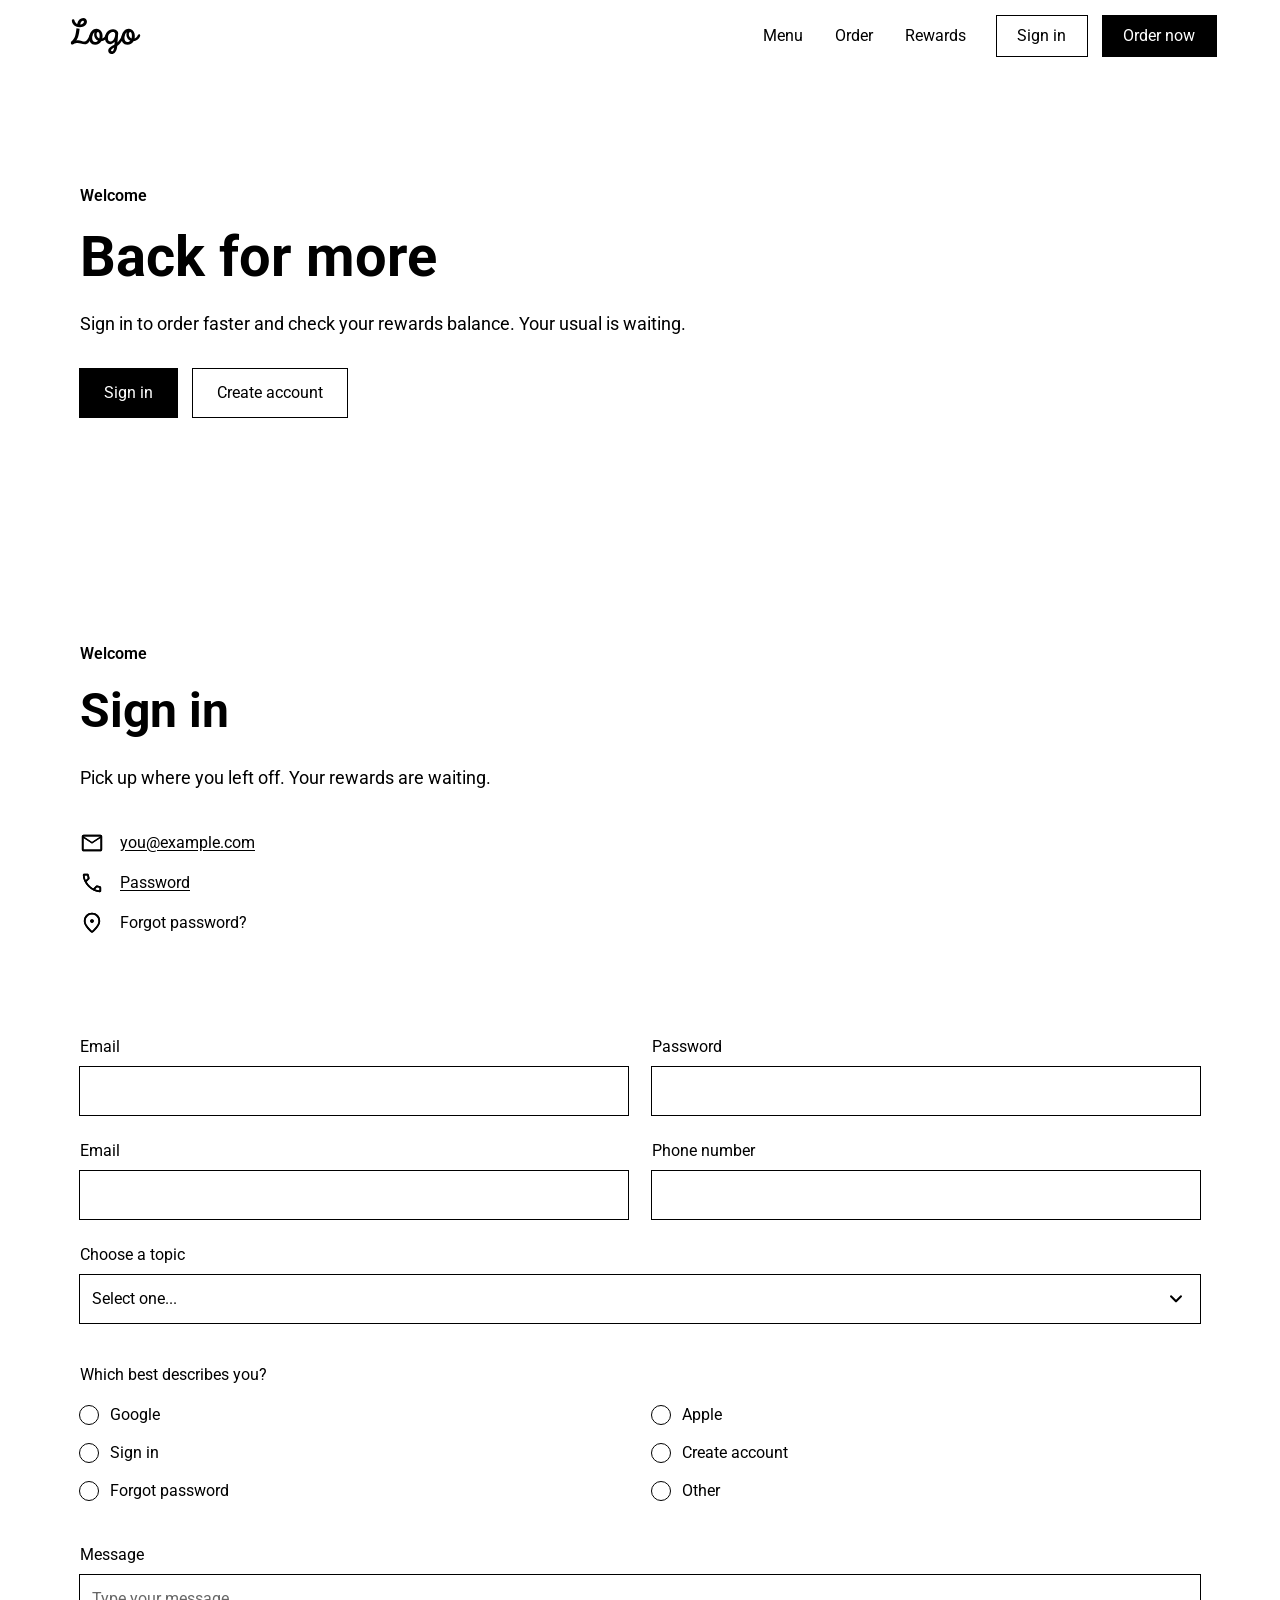
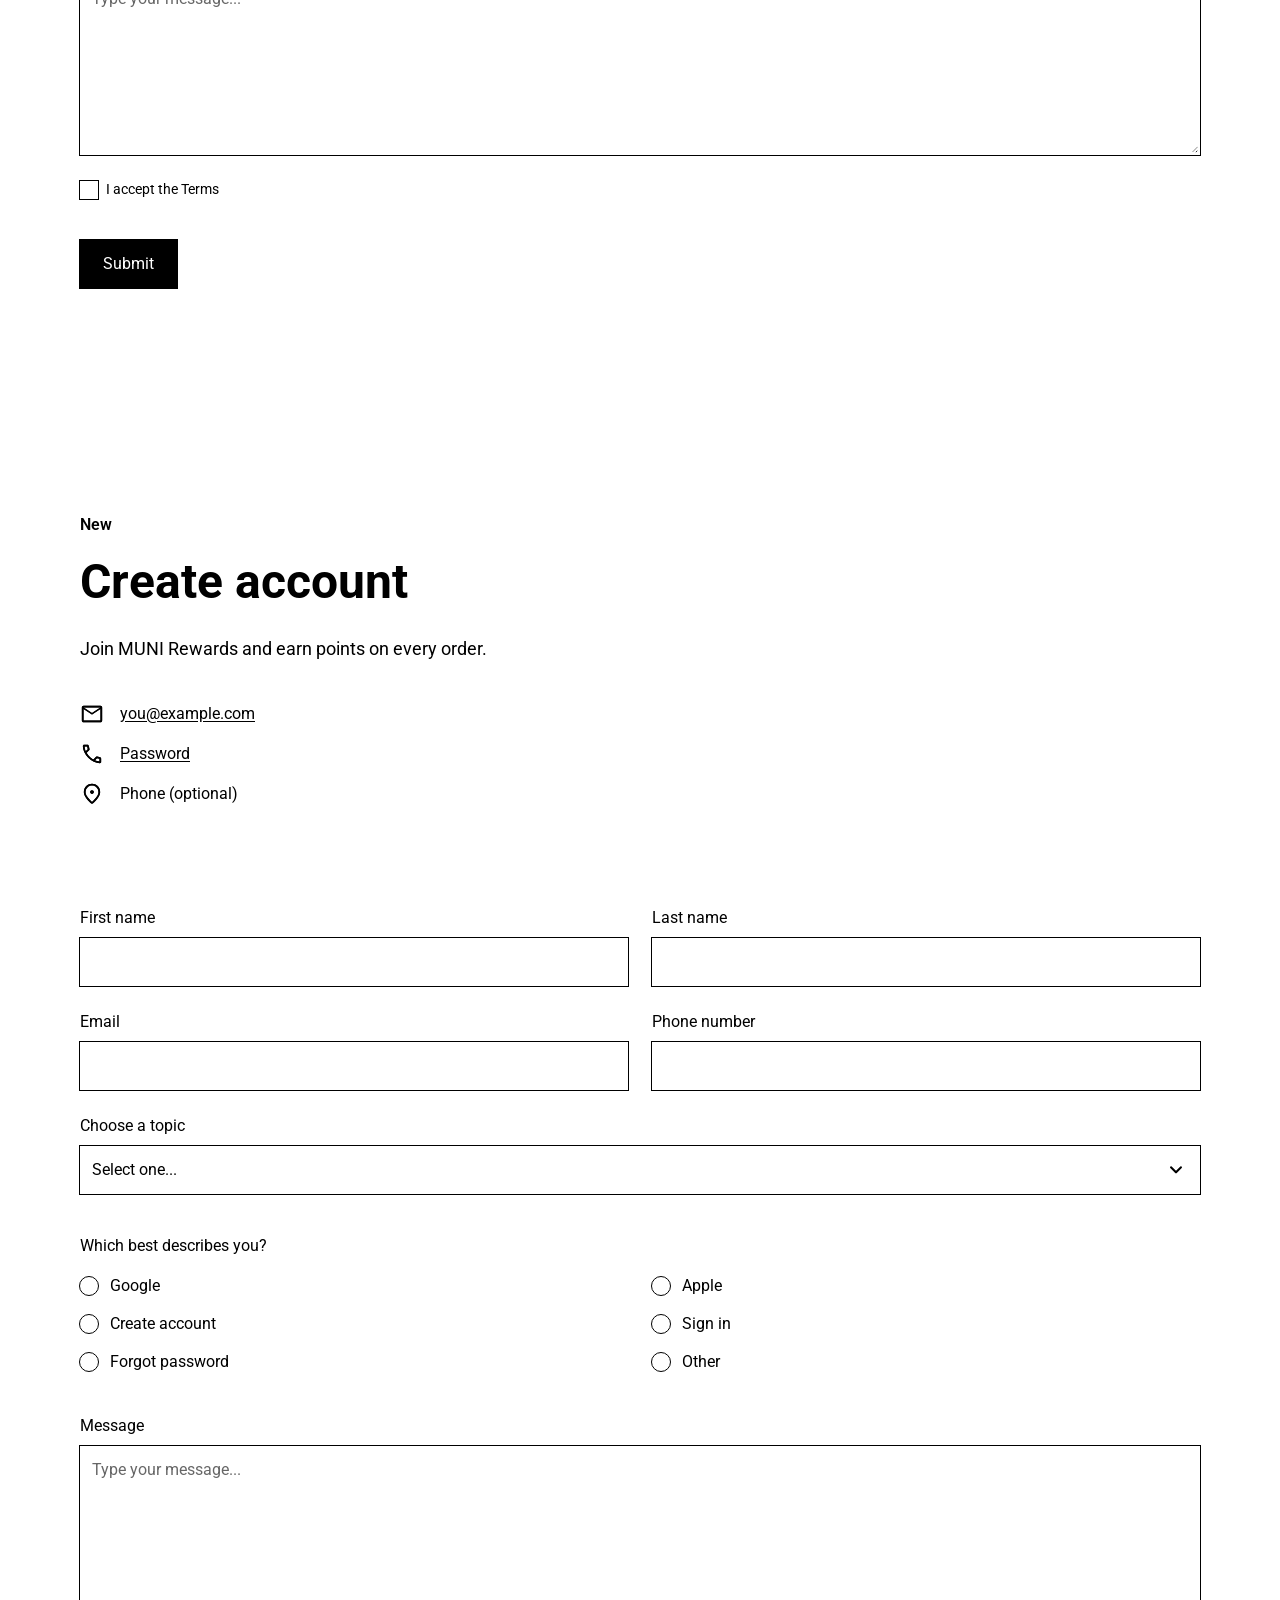
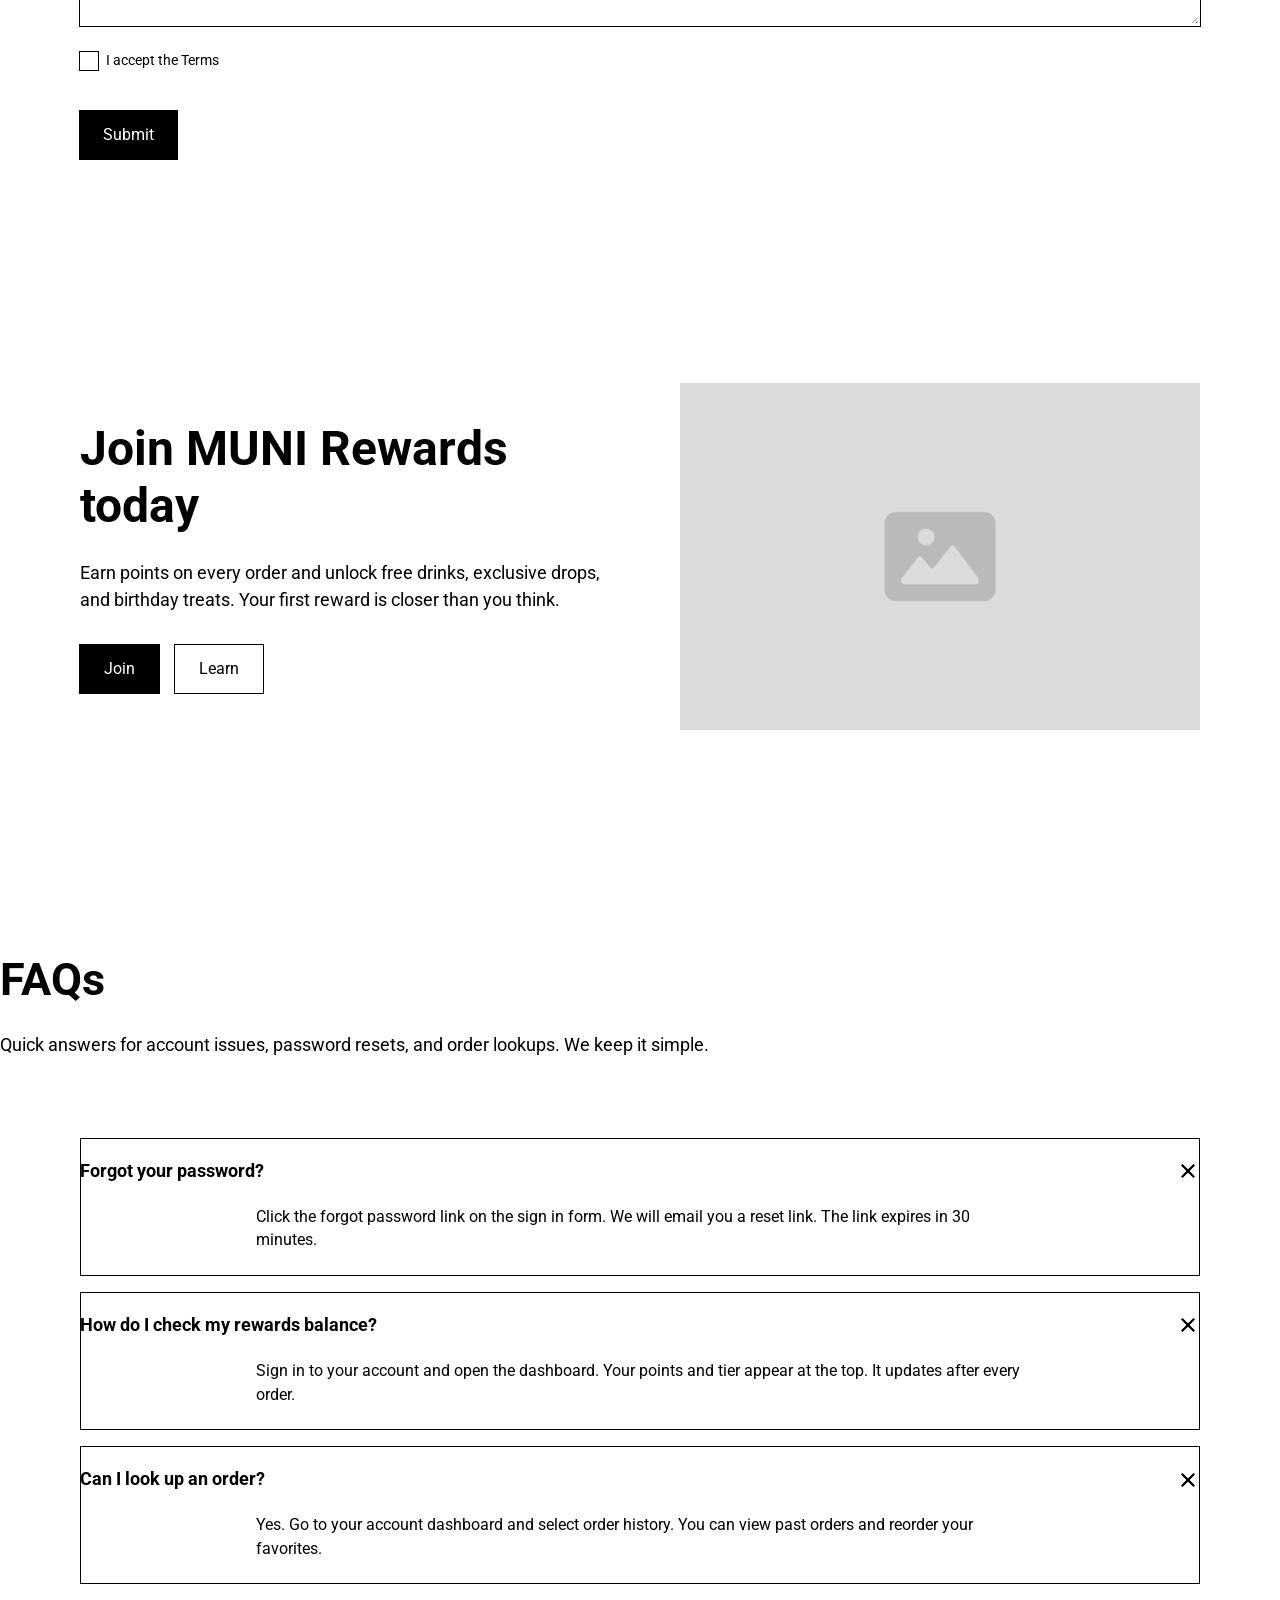
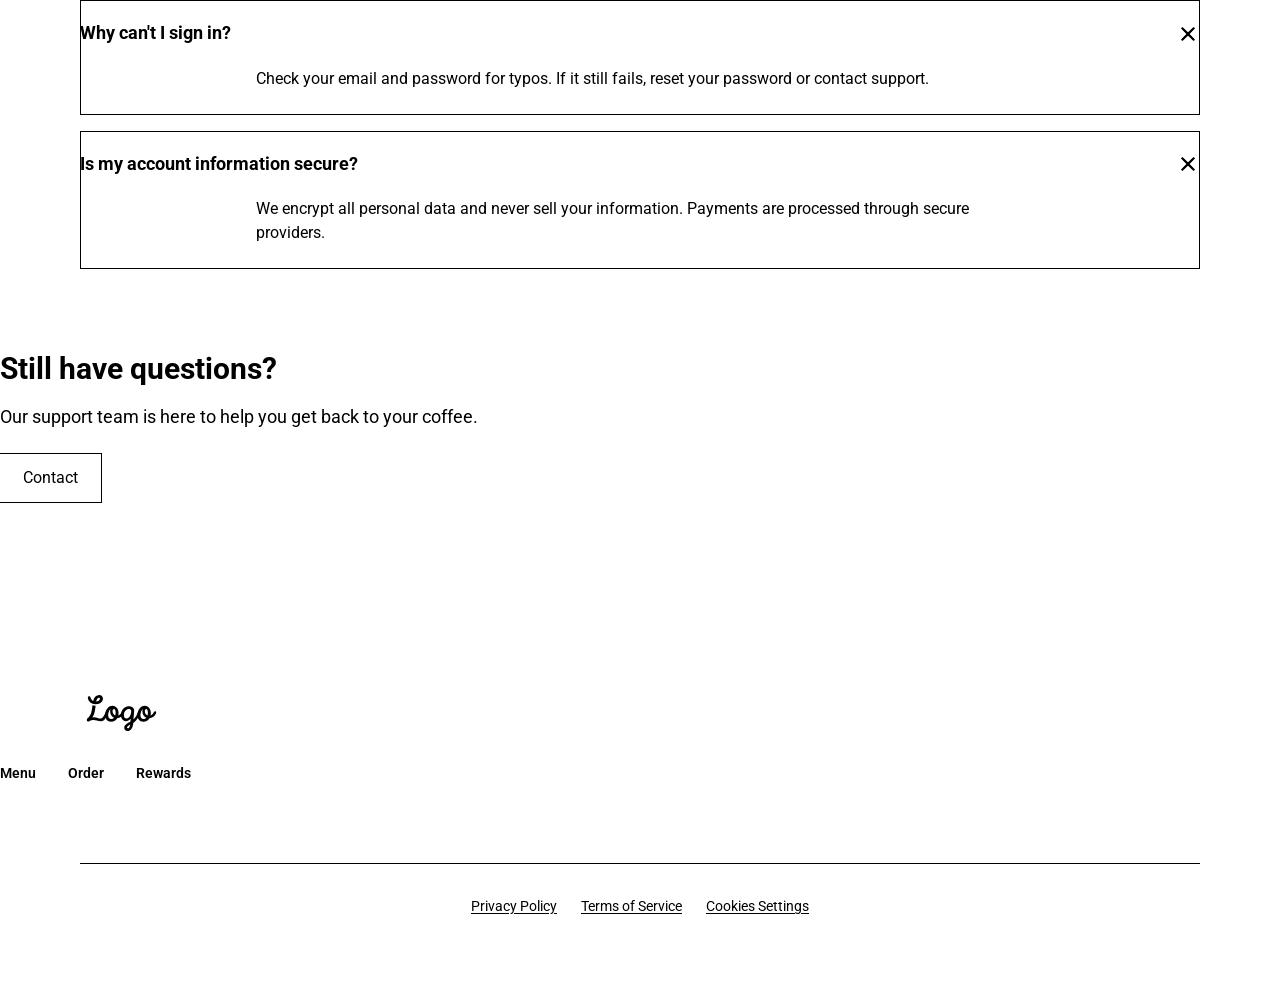
<file: sign-in-create2.html>
<!DOCTYPE html>
<html>
<head>
  <meta charset="utf-8" />
	<meta name="viewport" content="width=device-width, initial-scale=1, shrink-to-fit=no">
	<link href="https://fonts.googleapis.com/css2?family=Roboto:ital,wght@0,100;0,300;0,400;0,500;0,700;0,900;1,100;1,300;1,400;1,500;1,700;1,900&display=swap" rel="stylesheet">
	<link rel="stylesheet" href="css/reset.css" />
	<link rel="stylesheet" href="css/global.css" />
	<link rel="stylesheet" href="css/sign-in-create2.css" />

</head>

<body>
	<header class="header-b header1">
		<div class="header-container1">
			<object data="assets/footer-content/footer-logo.svg" class="chevron-right-a header-col2" type="image/svg+xml"></object>
			
			<div class="header-col3">
				<div class="header-col4">
					<p class="header-text-link4 text-regular-normal">Menu</p>
					<p class="header-text-link5 text-regular-normal">Order</p>
					<p class="header-text-link6 text-regular-normal">Rewards</p>
				</div>
				
				<div class="header-actions">
					<button class="header-btn header-btn1 hover-zoom">Sign in</button>
					<button class="header-btn header-btn2 hover-bright">Order now</button>
				</div>
			</div>
		</div>
	</header>
	
	<div class="header-c header2">
		<div class="header-container2">
			<div class="header-col5">
				<p class="header-text-tagline">Welcome</p>
				<h1 class="header-title">Back for more</h1>
			</div>
			
			<div class="header-col6">
				<p class="text-g header-text-sign-in-to-order">
					Sign in to order faster and check your rewards balance. Your usual is waiting.
				</p>
				
				<div class="actions-b actions9">
					<button class="btn-b actions-btn2 hover-bright">Sign in</button>
					<button class="btn-b actions-btn3 hover-zoom">Create account</button>
				</div>
			</div>
		</div>
	</div>
	
	<div class="contact-b contact1">
		<div class="contact-container2">
			<div class="contact-content4">
				<div class="column-b section-title6">
					<p class="column-text2">Welcome</p>
					
					<div class="content-d content6">
						<h2 class="content-subtitle4">Sign in</h2>
						<p class="text-e content-text4">
							Pick up where you left off. Your rewards are waiting.
						</p>
					</div>
				</div>
				
				<div class="contact-content5">
					<div class="row-e row10">
						<object data="assets/row/row-mail.svg" class="chevron-right-a row-mail1" type="image/svg+xml"></object>
						<a class="text-button-a row-link-text1" href="#">you@example.com</a>
					</div>
					
					<div class="row-e row11">
						<object data="assets/row/row-call.svg" class="chevron-right-a row-mail1" type="image/svg+xml"></object>
						<a class="text-button-a row-link-text1" href="#">Password</a>
					</div>
					
					<div class="row-e row12">
						<object data="assets/row/row-location.svg" class="chevron-right-a row-mail1" type="image/svg+xml"></object>
						<a class="text-button-a row-link-text1" href="#">Forgot password?</a>
					</div>
				</div>
			</div>
			
			<div class="form form1">
				<div class="inputs inputs2">
					<div class="input-a input1">
						<p class="st-name input-text-first1">Email</p>
						<div class="text-input-a input-text1"></div>
					</div>
					
					<div class="input-a input2">
						<p class="st-name input-text-first1">Password</p>
						<div class="text-input-a input-text1"></div>
					</div>
				</div>
				
				<div class="inputs inputs3">
					<div class="input-a input1">
						<p class="st-name input-text-first1">Email</p>
						<div class="text-input-a input-text1"></div>
					</div>
					
					<div class="input-a input2">
						<p class="st-name input-text-first1">Phone number</p>
						<div class="text-input-a input-text1"></div>
					</div>
				</div>
				
				<div class="form-input1">
					<p class="text-b form-text-choose">Choose a topic</p>
					
					<div class="select-a select2">
						<p class="select-text1 text-regular-normal">Select one...</p>
						<object data="assets/select/select-keyboard.svg" class="select-keyboard-arrow-down-a select-keyboard1" type="image/svg+xml"></object>
					</div>
				</div>
				
				<div class="form-radios">
					<p class="text-b form-text-which">Which best describes you?</p>
					
					<div class="form-content">
						<div class="row-f row13">
							<div class="radio-a radio1">
								<div class="radio-circle1 circle"></div>
								<p class="radio-text1">Google</p>
							</div>
							
							<div class="radio-a radio2">
								<div class="radio-circle1 circle"></div>
								<p class="radio-text1">Apple</p>
							</div>
						</div>
						
						<div class="row-f row14">
							<div class="radio-a radio1">
								<div class="radio-circle1 circle"></div>
								<p class="radio-text1">Sign in</p>
							</div>
							
							<div class="radio-a radio2">
								<div class="radio-circle1 circle"></div>
								<p class="radio-text1">Create account</p>
							</div>
						</div>
						
						<div class="row-f row15">
							<div class="radio-a radio1">
								<div class="radio-circle1 circle"></div>
								<p class="radio-text1">Forgot password</p>
							</div>
							
							<div class="radio-a radio2">
								<div class="radio-circle1 circle"></div>
								<p class="radio-text1">Other</p>
							</div>
						</div>
					</div>
				</div>
				
				<div class="form-input2">
					<p class="text-b form-text-message">Message</p>
					
					<div class="text-area-a text-area2">
						<p class="text-area-type-your1 text-regular-normal">Type your message...</p>
						<object data="assets/text-area/text-area-graphic.svg" class="text-area-graphic1" type="image/svg+xml"></object>
						<object data="assets/text-area/text-area-graphic2.svg" class="text-area-graphic2" type="image/svg+xml"></object>
					</div>
				</div>
				
				<div class="checkbox-a checkbox2">
					<div class="checkbox-checkbox1 card5"></div>
					<p class="checkbox-text1 text-small-normal">I accept the Terms</p>
				</div>
				
				<button class="btn-a form-btn hover-bright">Submit</button>
			</div>
		</div>
	</div>
	
	<div class="contact-b contact2">
		<div class="contact-container2">
			<div class="contact-content4">
				<div class="column-b section-title6">
					<p class="column-text2">New</p>
					
					<div class="content-d content6">
						<h2 class="content-subtitle4">Create account</h2>
						<p class="text-e content-text4">Join MUNI Rewards and earn points on every order.</p>
					</div>
				</div>
				
				<div class="contact-content5">
					<div class="row-e row10">
						<object data="assets/row/row-mail.svg" class="chevron-right-a row-mail1" type="image/svg+xml"></object>
						<a class="text-button-a row-link-text1" href="#">you@example.com</a>
					</div>
					
					<div class="row-e row11">
						<object data="assets/row/row-call.svg" class="chevron-right-a row-mail1" type="image/svg+xml"></object>
						<a class="text-button-a row-link-text1" href="#">Password</a>
					</div>
					
					<div class="row-e row12">
						<object data="assets/row/row-location.svg" class="chevron-right-a row-mail1" type="image/svg+xml"></object>
						<a class="text-button-a row-link-text1" href="#">Phone (optional)</a>
					</div>
				</div>
			</div>
			
			<div class="form form1">
				<div class="inputs inputs2">
					<div class="input-a input1">
						<p class="st-name input-text-first1">First name</p>
						<div class="text-input-a input-text1"></div>
					</div>
					
					<div class="input-a input2">
						<p class="st-name input-text-first1">Last name</p>
						<div class="text-input-a input-text1"></div>
					</div>
				</div>
				
				<div class="inputs inputs3">
					<div class="input-a input1">
						<p class="st-name input-text-first1">Email</p>
						<div class="text-input-a input-text1"></div>
					</div>
					
					<div class="input-a input2">
						<p class="st-name input-text-first1">Phone number</p>
						<div class="text-input-a input-text1"></div>
					</div>
				</div>
				
				<div class="form-input1">
					<p class="text-b form-text-choose">Choose a topic</p>
					
					<div class="select-a select2">
						<p class="select-text1 text-regular-normal">Select one...</p>
						<object data="assets/select/select-keyboard.svg" class="select-keyboard-arrow-down-a select-keyboard1" type="image/svg+xml"></object>
					</div>
				</div>
				
				<div class="form-radios">
					<p class="text-b form-text-which">Which best describes you?</p>
					
					<div class="form-content">
						<div class="row-f row13">
							<div class="radio-a radio1">
								<div class="radio-circle1 circle"></div>
								<p class="radio-text1">Google</p>
							</div>
							
							<div class="radio-a radio2">
								<div class="radio-circle1 circle"></div>
								<p class="radio-text1">Apple</p>
							</div>
						</div>
						
						<div class="row-f row14">
							<div class="radio-a radio1">
								<div class="radio-circle1 circle"></div>
								<p class="radio-text1">Create account</p>
							</div>
							
							<div class="radio-a radio2">
								<div class="radio-circle1 circle"></div>
								<p class="radio-text1">Sign in</p>
							</div>
						</div>
						
						<div class="row-f row15">
							<div class="radio-a radio1">
								<div class="radio-circle1 circle"></div>
								<p class="radio-text1">Forgot password</p>
							</div>
							
							<div class="radio-a radio2">
								<div class="radio-circle1 circle"></div>
								<p class="radio-text1">Other</p>
							</div>
						</div>
					</div>
				</div>
				
				<div class="form-input2">
					<p class="text-b form-text-message">Message</p>
					
					<div class="text-area-a text-area2">
						<p class="text-area-type-your1 text-regular-normal">Type your message...</p>
						<object data="assets/text-area/text-area-graphic.svg" class="text-area-graphic1" type="image/svg+xml"></object>
						<object data="assets/text-area/text-area-graphic2.svg" class="text-area-graphic2" type="image/svg+xml"></object>
					</div>
				</div>
				
				<div class="checkbox-a checkbox2">
					<div class="checkbox-checkbox1 card5"></div>
					<p class="checkbox-text1 text-small-normal">I accept the Terms</p>
				</div>
				
				<button class="btn-a form-btn hover-bright">Submit</button>
			</div>
		</div>
	</div>
	
	<div class="cta-b cta1">
		<div class="cta-container2">
			<div class="cta-col2">
				<div class="content-d content11">
					<h2 class="content-subtitle4">Join MUNI Rewards today</h2>
					<p class="text-e content-text4">
						Earn points on every order and unlock free drinks, exclusive drops, and birthday treats. Your first reward is closer than you think.
					</p>
				</div>
				
				<div class="actions-b actions8">
					<button class="btn-b actions-btn2 hover-bright">Join</button>
					<button class="btn-b actions-btn3 hover-zoom">Learn</button>
				</div>
			</div>
			
			<img src="assets/cta-container/cta-placeholder2.png" class="placeholder-image-c cta-placeholder2" />
		</div>
	</div>
	
	<div class="faq faq1">
		<div class="faq-container">
			<div class="section-title-c section-title7">
				<h2 class="section-title-subtitle1">FAQs</h2>
				<p class="text-h section-title-text3">
					Quick answers for account issues, password resets, and order lookups. We keep it simple.
				</p>
			</div>
			
			<div class="faq-accordion">
				<div class="accordion accordion1">
					<div class="accordion-question">
						<p class="accordion-text-question">Forgot your password?</p>
						<object data="assets/card-accordion-question/card-accordion-close.svg" class="accordion-close" type="image/svg+xml"></object>
					</div>
					
					<p class="accordion-text-answer">
						Click the forgot password link on the sign in form. We will email you a reset link. The link expires in 30 minutes.
					</p>
				</div>
				
				<div class="accordion accordion2">
					<div class="accordion-question">
						<p class="accordion-text-question">How do I check my rewards balance?</p>
						<object data="assets/card-accordion-question/card-accordion-close.svg" class="accordion-close" type="image/svg+xml"></object>
					</div>
					
					<p class="accordion-text-answer">
						Sign in to your account and open the dashboard. Your points and tier appear at the top. It updates after every order.
					</p>
				</div>
				
				<div class="accordion accordion3">
					<div class="accordion-question">
						<p class="accordion-text-question">Can I look up an order?</p>
						<object data="assets/card-accordion-question/card-accordion-close.svg" class="accordion-close" type="image/svg+xml"></object>
					</div>
					
					<p class="accordion-text-answer">
						Yes. Go to your account dashboard and select order history. You can view past orders and reorder your favorites.
					</p>
				</div>
				
				<div class="accordion accordion4">
					<div class="accordion-question">
						<p class="accordion-text-question">Why can't I sign in?</p>
						<object data="assets/card-accordion-question/card-accordion-close.svg" class="accordion-close accordion-close1" type="image/svg+xml"></object>
					</div>
					
					<p class="accordion-text-answer">
						Check your email and password for typos. If it still fails, reset your password or contact support.
					</p>
				</div>
				
				<div class="accordion accordion5">
					<div class="accordion-question">
						<p class="accordion-text-question">Is my account information secure?</p>
						<object data="assets/card-accordion-question/card-accordion-close.svg" class="accordion-close" type="image/svg+xml"></object>
					</div>
					
					<p class="accordion-text-answer">
						We encrypt all personal data and never sell your information. Payments are processed through secure providers.
					</p>
				</div>
			</div>
			
			<div class="faq-content1">
				<div class="faq-content2">
					<h2 class="faq-subtitle heading-h1">Still have questions?</h2>
					<p class="text-h faq-text">
						Our support team is here to help you get back to your coffee.
					</p>
				</div>
				
				<button class="btn-a faq-btn-actions hover-zoom">Contact</button>
			</div>
		</div>
	</div>
	
	<footer class="footer-b footer1">
		<div class="footer-container2">
			<div class="footer-content2">
				<object data="assets/footer-content/footer-logo.svg" class="shop footer-logo2" type="image/svg+xml"></object>
				
				<div class="footer-links2">
					<p class="footer-text">Menu</p>
					<p class="footer-text">Order</p>
					<p class="footer-text">Rewards</p>
				</div>
			</div>
			
			<div class="footer-credits2">
				<a class="footer-link-a" href="#">Privacy Policy</a>
				<a class="footer-link-a" href="#">Terms of Service</a>
				<a class="footer-link-a" href="#">Cookies Settings</a>
			</div>
		</div>
	</footer>
</body>

</html>
</file>
<file: css/global.css>
:root {
	/* color variables */
	--color-neutral-lighter: #ccc;
	--color-neutral-lightest: #eee;
	--color-neutral-light: #aaa;
	--color-neutral: #666;
	--color-neutral-dark: #444;
	--color-neutral-darker: #222;
	--opacity-transparent: rgba(255, 255, 255, 0);
	--opacity-white-5: rgba(255, 255, 255, 0.05);
	--opacity-white-10: rgba(255, 255, 255, 0.1);
	--opacity-white-15: rgba(255, 255, 255, 0.15);
	--opacity-white-20: rgba(255, 255, 255, 0.2);
	--opacity-white-30: rgba(255, 255, 255, 0.3);
	--opacity-white-40: rgba(255, 255, 255, 0.4);
	--opacity-white-50: rgba(255, 255, 255, 0.5);
	--opacity-white-60: rgba(255, 255, 255, 0.6);
	--opacity-neutral-darkest-5: rgba(0, 0, 0, 0.05);
	--opacity-neutral-darkest-10: rgba(0, 0, 0, 0.1);
	--opacity-neutral-darkest-15: rgba(0, 0, 0, 0.15);
	--opacity-neutral-darkest-20: rgba(0, 0, 0, 0.2);
	--opacity-neutral-darkest-30: rgba(0, 0, 0, 0.3);
	--opacity-neutral-darkest-40: rgba(0, 0, 0, 0.4);
	--opacity-neutral-darkest-50: rgba(0, 0, 0, 0.5);
	--opacity-neutral-darkest-60: rgba(0, 0, 0, 0.6);
	--color-scheme-1-accent: var(--color-neutral-darkest);
	--color-scheme-1-foreground: var(--color-white);
	--color-white: #fff;
	--color-scheme-1-background: var(--color-white);
	--color-scheme-1-border: var(--color-neutral-darkest);
	--color-neutral-darkest: #000;
	--color-scheme-1-text: var(--color-neutral-darkest);

	/* number variables */
	--stroke-border-width: 1px;
	--stroke-divider-width: 1px;
	--radius-small: 0px;
	--radius-medium: 0px;
	--radius-large: 0px;
	--text-sizes-heading-1: 56px;
	--text-sizes-heading-2: 48px;
	--text-sizes-heading-3: 40px;
	--text-sizes-heading-4: 32px;
	--text-sizes-heading-5: 24px;
	--text-sizes-heading-6: 20px;
	--container-container-small: 768px;
	--container-container-medium: 1024px;
	--container-container-large: 1280px;
	--max-width-max-width-xxsmall: 320px;
	--max-width-max-width-medium: 560px;
	--max-width-max-width-large: 768px;
	--max-width-max-width-xsmall: 400px;
	--max-width-max-width-small: 480px;
	--max-width-max-width-xlarge: 1024px;
	--max-width-max-width-xxlarge: 1280px;
	--section-padding-padding-section-small: 48px;
	--section-padding-padding-section-medium: 80px;
	--section-padding-padding-section-large: 112px;
	--page-padding-padding-global: 64px;
	--text-sizes-text-large: 20px;
	--text-sizes-text-medium: 18px;
	--text-sizes-text-regular: 16px;
	--text-sizes-text-small: 14px;
	--text-sizes-text-tiny: 12px;

	/* responsive margins / paddings */
	--margin-sm: 16px;
	--margin-md: 32px;
}

* {
	--min-screen-size: 430;
	--interpolate-diff: calc(var(--max-font-size) - var(--min-font-size));
	--interpolate: clamp(calc(var(--min-font-size) * 1px), calc((var(--min-font-size) * 1px) + var(--interpolate-diff) * ((100vw - calc(var(--min-screen-size) * 1px)) / (var(--max-screen-size) - var(--min-screen-size)))), calc(var(--max-font-size) * 1px));
}

html {
	height: 100%;
	font-size: 16px;
}

body {
	min-height: 100%;
	display: flex;
	flex-direction: column;
	overflow: auto;
}



/* text utility classes */

.text-regular-semi-bold {
	color: var(--color-scheme-1-text);
	font-size: 16px;
	font-family: 'Roboto';
	font-style: normal;
	font-weight: 600;
	line-height: 1.5;
	letter-spacing: 0px;
}

.heading-h6 {
	color: var(--color-scheme-1-text);
	--min-font-size: 16; --max-font-size: 20; font-size: var(--interpolate);
	font-family: 'Roboto';
	font-style: normal;
	font-weight: 700;
	line-height: 1.4;
	letter-spacing: 0px;
}

.heading-h10 {
	color: var(--color-scheme-1-text);
	--min-font-size: 46; --max-font-size: 56; font-size: var(--interpolate);
	font-family: 'Roboto';
	font-style: normal;
	font-weight: 700;
	line-height: 1.2;
	letter-spacing: 0px;
}

.heading-h7 {
	color: var(--color-scheme-1-text);
	font-size: 32px;
	font-family: 'Roboto';
	font-style: normal;
	font-weight: 700;
	line-height: 1.2;
	letter-spacing: 0px;
}

.text-large-semi-bold {
	color: var(--color-scheme-1-text);
	font-size: 20px;
	font-family: 'Roboto';
	font-style: normal;
	font-weight: 600;
	line-height: 1.5;
	letter-spacing: 0px;
}

.heading-h8 {
	color: var(--color-scheme-1-text);
	font-size: 20px;
	font-family: 'Roboto';
	font-style: normal;
	font-weight: 700;
	line-height: 1.4;
	letter-spacing: 0px;
}

.heading-h9 {
	color: var(--color-scheme-1-text);
	--min-font-size: 18; --max-font-size: 20; font-size: var(--interpolate);
	font-family: 'Roboto';
	font-style: normal;
	font-weight: 700;
	line-height: 1.4;
	letter-spacing: 0px;
}

.heading-h5 {
	color: var(--color-scheme-1-text);
	font-size: 56px;
	font-family: 'Roboto';
	font-style: normal;
	font-weight: 700;
	line-height: 1.2;
	letter-spacing: 0px;
}

.heading-h4 {
	color: var(--color-scheme-1-text);
	font-size: 36px;
	font-family: 'Roboto';
	font-style: normal;
	font-weight: 700;
	line-height: 1.2;
	letter-spacing: 0px;
}

.text-regular-normal {
	color: var(--color-scheme-1-text);
	font-size: 16px;
	font-family: 'Roboto';
	font-style: normal;
	font-weight: 400;
	line-height: 1.5;
	letter-spacing: 0px;
}

.heading-h3 {
	color: var(--color-scheme-1-text);
	font-size: 18px;
	font-family: 'Roboto';
	font-style: normal;
	font-weight: 700;
	line-height: 1.4;
	letter-spacing: 0px;
}

.heading-h2 {
	color: var(--color-scheme-1-text);
	font-size: 40px;
	font-family: 'Roboto';
	font-style: normal;
	font-weight: 700;
	line-height: 1.2;
	letter-spacing: 0px;
}

.text-small-normal {
	color: var(--color-neutral-darkest);
	font-size: 14px;
	font-family: 'Roboto';
	font-style: normal;
	font-weight: 400;
	line-height: 1.5;
	letter-spacing: 0px;
}

.heading-h1 {
	color: var(--color-scheme-1-text);
	--min-font-size: 20; --max-font-size: 32; font-size: var(--interpolate);
	font-family: 'Roboto';
	font-style: normal;
	font-weight: 700;
	line-height: 1.3;
	letter-spacing: 0px;
}

.text-tiny-normal {
	color: var(--color-scheme-1-text);
	font-size: 12px;
	font-family: 'Roboto';
	font-style: normal;
	font-weight: 400;
	line-height: 1.5;
	letter-spacing: 0px;
}

.text-small-semi-bold {
	color: var(--color-neutral-darkest);
	font-size: 14px;
	font-family: 'Roboto';
	font-style: normal;
	font-weight: 600;
	line-height: 1.5;
	letter-spacing: 0px;
}



/* section utility classes */

.section1 {
	display: flex;
	flex-direction: column;
	align-items: center;
	background-color: var(--color-scheme-1-background);
	padding: var(--section-padding-padding-section-large) var(--page-padding-padding-global);
}

.section2 {
	display: flex;
	flex-direction: column;
	align-items: center;
	background-color: var(--color-scheme-1-background);
	padding: var(--section-padding-padding-section-large) var(--page-padding-padding-global);
}

.section3 {
	display: flex;
	flex-direction: column;
	align-items: center;
	background-color: var(--color-scheme-1-background);
	padding: var(--section-padding-padding-section-large) var(--page-padding-padding-global);
}



/* ui objects utility classes */

.btn4 {
	display: flex;
	background-color: var(--color-scheme-1-background);
	padding: 7px 24px;
	border: 1px solid var(--color-scheme-1-border);
}

.card4 {
	display: flex;
	align-items: flex-start;
	background-color: var(--color-scheme-1-foreground);
	border: var(--stroke-border-width) solid var(--color-scheme-1-border);
}

.card1 {
	display: flex;
	flex-direction: column;
	background-color: var(--color-scheme-1-foreground);
	border: var(--stroke-border-width) solid var(--color-scheme-1-border);
}

.input5 {
	background-color: unset;
	padding: 12px;
	border: 1px solid var(--color-neutral-darkest);
}

.card5 {
	width: 20px; height: 20px;
	background-color: var(--color-white);
	border: 1px solid var(--color-neutral-darkest);
}

.input6 {
	width: 48px;
	border-radius: 50%;
}

.group2 {
	display: flex;
	flex-direction: column;
	padding: 0 24px;
}

.group1 {
	display: flex;
	flex-direction: column;
	padding: 0 20px;
}

.btn5 {
	display: flex;
	padding: 8px 19px;
	border: 1px solid var(--color-neutral-darkest);
}

.circle {
	width: 20px; height: 20px;
	background-color: var(--color-white);
	border: 1px solid var(--color-neutral-darkest);
	border-radius: 50%;
}

.group3 {
	width: 100%;
	display: flex;
	flex-direction: column;
	padding-right: 32px;
}



/* button hover utility classes */

.hover-zoom:hover {
	scale: 1.05;
}

.hover-bright:hover {
	filter: brightness(1.2);
}



/* header-a */

.header-a {
	display: flex;
	flex-direction: column;
	background-color: var(--color-scheme-1-background);
	padding-bottom: 96px;
}

.header-menu {
	display: flex;
	flex-direction: column;
	align-items: center;
	padding: 12px 11px 0 11px;
}

.header-col1 {
	width: 100%;
	max-width: 335px;
	display: flex;
	flex-direction: column;
	gap: 24px;
}

.header-text-link1 {
	text-align: left;
}

.header-text-link2 {
	text-align: left;
}

.header-text-link3 {
	text-align: left;
}

.header-link {
	display: flex;
	flex-direction: column;
	gap: 12px;
}

.card-menu {
	display: flex;
	flex-direction: column;
	gap: 28px;
	background-color: var(--color-scheme-1-background);
	padding: 20px 0;
}
/* end header-a*/


.shop {
	flex-shrink: 0;
}



/* menu-list-a */

.menu-list-a {
	display: flex;
	flex-direction: column;
	gap: 16px;
}
/* end menu-list-a*/




/* menu-item-a */

.menu-item-a {
	display: flex;
	align-items: flex-start;
	gap: 12px;
}

.menu-item-text1 {
	flex-grow: 1;
	color: var(--color-scheme-1-text);
	font-size: 16px;
	font-family: 'Roboto';
	font-style: normal;
	font-weight: 600;
	line-height: 1.5;
	letter-spacing: 0px;
	text-align: left;
}
/* end menu-item-a*/


.chevron-right-a {
	width: 24px; height: 24px;
	flex-shrink: 0;
}



/* menu-list-b */

.menu-list-b {
	display: flex;
	flex-direction: column;
	gap: 20px;
}

.menu-list-content {
	display: flex;
	flex-direction: column;
	gap: 24px;
}
/* end menu-list-b*/


.text-a {
	color: var(--color-scheme-1-text);
	font-size: 14px;
	font-family: 'Roboto';
	font-style: normal;
	font-weight: 600;
	line-height: 1.5;
	letter-spacing: 0px;
	text-align: left;
}



/* layout-a */

.layout-a {
	display: flex;
	flex-direction: column;
	align-items: center;
	background-color: var(--color-scheme-1-background);
	padding: var(--section-padding-padding-section-large) 20px;
}

.layout-container1 {
	width: 100%;
	max-width: 1280px;
	display: flex;
	flex-direction: column;
	gap: 47px;
}

.layout-content1 {
	display: flex;
	flex-direction: column;
	align-items: flex-start;
	gap: 32px;
	padding-bottom: 1px;
}

.layout-content2 {
	display: flex;
	flex-direction: column;
	gap: 28px;
	align-self: stretch;
}

.layout-list1 {
	display: flex;
	flex-direction: column;
	gap: 16px;
}
/* end layout-a*/




/* title-a */

.title-a {
	display: flex;
	flex-direction: column;
	gap: 12px;
}

.title-text {
	color: var(--color-scheme-1-text);
	font-size: 16px;
	font-family: 'Roboto';
	font-style: normal;
	font-weight: 600;
	line-height: 1.5;
	letter-spacing: 0px;
	text-align: left;
}
/* end title-a*/




/* content-a */

.content-a {
	display: flex;
	flex-direction: column;
	gap: 20px;
}
/* end content-a*/


.subtitle-heading-a {
	color: var(--color-scheme-1-text);
	font-size: 36px;
	font-family: 'Roboto';
	font-style: normal;
	font-weight: 700;
	line-height: 1.2;
	letter-spacing: 0px;
	text-align: left;
}

.text-b {
	color: var(--color-scheme-1-text);
	font-size: 16px;
	font-family: 'Roboto';
	font-style: normal;
	font-weight: 400;
	line-height: 1.5;
	letter-spacing: 0px;
	text-align: left;
}



/* list-item-a */

.list-item-a {
	display: flex;
	align-items: flex-start;
	gap: 16px;
}

.list-item-text1 {
	flex-grow: 1;
	color: var(--color-scheme-1-text);
	font-size: 16px;
	font-family: 'Roboto';
	font-style: normal;
	font-weight: 400;
	line-height: 1.5;
	letter-spacing: 0px;
	text-align: left;
}
/* end list-item-a*/




/* actions-a */

.actions-a {
	margin-left: -1px;
	display: flex;
	align-items: center;
	gap: 23px;
}
/* end actions-a*/


.btn-a {
	margin: -1px 0;
	display: flex;
	justify-content: center;
	color: var(--color-neutral-darkest);
	font-size: 16px;
	font-family: 'Roboto';
	font-style: normal;
	font-weight: 400;
	line-height: 1.5;
	letter-spacing: 0px;
	text-align: center;
	padding: 12px 23px;
	border: 1px solid var(--color-neutral-darkest);
}



/* button-a */

.button-a {
	display: flex;
	align-items: center;
	gap: 8px;
}
/* end button-a*/


.text-button-a {
	color: var(--color-neutral-darkest);
	font-size: 16px;
	font-family: 'Roboto';
	font-style: normal;
	font-weight: 400;
	line-height: 1.5;
	letter-spacing: 0px;
	text-align: left;
}

.placeholder-image-a {
	flex-shrink: 0;
}



/* section-title-a */

.section-title-a {
	width: 100%;
	max-width: 768px;
	display: flex;
	flex-direction: column;
	gap: 12px;
	align-self: center;
}

.section-title-text1 {
	color: var(--color-scheme-1-text);
	font-size: 16px;
	font-family: 'Roboto';
	font-style: normal;
	font-weight: 600;
	line-height: 1.5;
	letter-spacing: 0px;
	text-align: center;
}
/* end section-title-a*/




/* content-b */

.content-b {
	display: flex;
	flex-direction: column;
	gap: 20px;
}

.content-subtitle2 {
	color: var(--color-scheme-1-text);
	font-size: 36px;
	font-family: 'Roboto';
	font-style: normal;
	font-weight: 700;
	line-height: 1.2;
	letter-spacing: 0px;
	text-align: center;
}
/* end content-b*/


.text-c {
	color: var(--color-scheme-1-text);
	font-size: 16px;
	font-family: 'Roboto';
	font-style: normal;
	font-weight: 400;
	line-height: 1.5;
	letter-spacing: 0px;
	text-align: center;
}

.title-b {
	color: var(--color-scheme-1-text);
	font-size: 40px;
	font-family: 'Roboto';
	font-style: normal;
	font-weight: 700;
	line-height: 1.2;
	letter-spacing: 0px;
	text-align: left;
}



/* blog */

.blog {
	display: flex;
	flex-direction: column;
	align-items: center;
	background-color: var(--color-scheme-1-background);
	padding: var(--section-padding-padding-section-large) 20px;
	overflow: hidden;
}

.blog-container {
	width: 100%;
	max-width: 1280px;
	display: flex;
	flex-direction: column;
	align-items: flex-end;
	gap: 47px;
}

.blog-row {
	display: flex;
	flex-direction: column;
	gap: 47px;
	align-self: stretch;
}

.blog-content1 {
	display: flex;
	align-items: flex-start;
	gap: 22px;
}

.card2 {
	margin-left: -1px;
	width: 100%;
	min-height: 477px;
	gap: 24px;
	flex-grow: 1;
}

.card-placeholder1 {
	flex-shrink: 0;
}

.card-content1 {
	align-items: flex-start;
	gap: 24px;
}

.card-content2 {
	display: flex;
	flex-direction: column;
	align-items: flex-start;
	gap: 16px;
	align-self: stretch;
}

.card-info1 {
	display: flex;
	align-items: center;
	gap: 16px;
}

.card-btn-tag {
	display: flex;
	text-align: left;
	background-color: var(--color-neutral-lightest);
	padding: 4px 8px;
}

.card-text1 {
	color: var(--color-scheme-1-text);
	text-align: left;
}

.card3 {
	margin-right: -290px;
	width: 100%;
	min-height: 477px;
	gap: 24px;
	flex-grow: 1;
}

.card-placeholder2 {
	flex-shrink: 0;
}

.card-content3 {
	gap: 24px;
}

.card-content4 {
	display: flex;
	flex-direction: column;
	align-items: flex-start;
	gap: 16px;
}

.card-info2 {
	text-align: left;
	background-color: var(--color-neutral-lightest);
	padding: 4px 62px 4px 8px;
}

.card-text2 {
	color: var(--color-neutral-darkest);
	text-align: left;
}

.blog-content2 {
	display: flex;
	align-items: center;
	justify-content: space-between;
}

.blog-slider-dots {
	display: flex;
	align-items: flex-start;
	gap: 8px;
}

.blog-slider-buttons {
	display: flex;
	align-items: flex-start;
	gap: 16px;
}
/* end blog*/




/* content-c */

.content-c {
	display: flex;
	flex-direction: column;
}

.content-subtitle3 {
	color: var(--color-scheme-1-text);
	font-size: 20px;
	font-family: 'Roboto';
	font-style: normal;
	font-weight: 700;
	line-height: 1.4;
	letter-spacing: 0px;
	text-align: left;
}
/* end content-c*/


.circle-dot {
	opacity: 0.2;
	width: 8px; height: 8px;
	flex-shrink: 0;
	background-color: var(--color-scheme-1-text);
	border-radius: 50%;
}



/* circle-slider-arrow */

.circle-slider-arrow {
	width: 48px; height: 48px;
	flex-shrink: 0;
	background-color: var(--color-scheme-1-foreground);
	padding: 11px;
	border: 1px solid var(--color-scheme-1-border);
	border-radius: 50%;
}
/* end circle-slider-arrow*/


.arrow-forward {
	height: 24px;
}



/* layout-b */

.layout-b {
	display: flex;
	flex-direction: column;
	align-items: center;
	gap: 47px;
	background-color: var(--color-scheme-1-background);
	padding: var(--section-padding-padding-section-large) 0px;
	overflow: hidden;
}

.layout-container2 {
	width: calc(100% - 40px);
	max-width: 1280px;
	display: flex;
	flex-direction: column;
	gap: 32px;
}

.layout-col1 {
	display: flex;
	flex-direction: column;
	gap: 12px;
}

.layout-text1 {
	color: var(--color-scheme-1-text);
	font-size: 16px;
	font-family: 'Roboto';
	font-style: normal;
	font-weight: 600;
	line-height: 1.5;
	letter-spacing: 0px;
	text-align: left;
}

.layout-content3 {
	margin: 0 -139px;
	display: flex;
	flex-direction: column;
	align-items: center;
	gap: 16px;
}
/* end layout-b*/




/* column-a */

.column-a {
	display: flex;
	flex-direction: column;
	align-items: flex-start;
	gap: 24px;
	padding-bottom: 1px;
}
/* end column-a*/




/* row-a */

.row-a {
	position: relative;
	display: flex;
	align-items: flex-start;
	gap: 16px;
	padding: 0 175px;
}

.row-placeholder1 {
	position: absolute; top: 0; left: 50%; 
	translate: -50% 0;
	width: 159px;
}
/* end row-a*/


.placeholder-image-b {
	width: 159px;
	flex-shrink: 0;
}



/* layout-c */

.layout-c {
	display: flex;
	flex-direction: column;
	align-items: center;
	background-color: var(--color-scheme-1-background);
	padding: var(--section-padding-padding-section-large) 20px;
}

.layout-container3 {
	width: 100%;
	max-width: 1280px;
	display: flex;
	flex-direction: column;
	align-items: flex-start;
	gap: 47px;
}

.card-component {
	margin: 0 -1px;
	gap: 23px;
	align-self: stretch;
	padding-top: 24px;
}

.card-component-content1 {
	gap: 24px;
	padding-bottom: 1px;
}

.card-component-content-top {
	display: flex;
	flex-direction: column;
	gap: 8px;
}

.card-component-text-tagline {
	color: var(--color-scheme-1-text);
	font-size: 16px;
	font-family: 'Roboto';
	font-style: normal;
	font-weight: 600;
	line-height: 1.5;
	letter-spacing: 0px;
	text-align: left;
}

.card-component-content2 {
	display: flex;
	flex-direction: column;
	gap: 20px;
}
/* end layout-c*/


.subtitle-heading-b {
	color: var(--color-scheme-1-text);
	font-size: 32px;
	font-family: 'Roboto';
	font-style: normal;
	font-weight: 700;
	letter-spacing: 0px;
	text-align: left;
}

.text-d {
	color: var(--color-scheme-1-text);
	font-size: 14px;
	font-family: 'Roboto';
	font-style: normal;
	font-weight: 400;
	text-decoration: underline;
	line-height: 1.5;
	letter-spacing: 0px;
	text-align: left;
}



/* cta-a */

.cta-a {
	display: flex;
	flex-direction: column;
	align-items: center;
	background-color: var(--color-scheme-1-background);
	padding: var(--section-padding-padding-section-large) 20px;
}

.cta-container1 {
	width: 100%;
	max-width: 1280px;
	display: flex;
	flex-direction: column;
	gap: 47px;
}

.cta-col1 {
	display: flex;
	flex-direction: column;
	align-items: flex-start;
	gap: 23px;
}
/* end cta-a*/




/* actions-b */

.actions-b {
	margin-left: -1px;
	display: flex;
	align-items: flex-start;
	gap: 14px;
}
/* end actions-b*/


.btn-b {
	min-height: 50px;
	display: flex;
	justify-content: center;
	font-size: 16px;
	font-family: 'Roboto';
	font-style: normal;
	font-weight: 400;
	line-height: 1.5;
	letter-spacing: 0px;
	text-align: center;
	padding: 12px 24px;
	border: 1px solid var(--color-neutral-darkest);
}



/* footer-a */

.footer-a {
	display: flex;
	flex-direction: column;
	align-items: center;
	background-color: var(--color-scheme-1-background);
	padding: var(--section-padding-padding-section-medium) 20px;
}

.footer-container1 {
	width: 100%;
	max-width: 1280px;
	display: flex;
	flex-direction: column;
	gap: 47px;
}

.footer-content1 {
	display: flex;
	flex-direction: column;
	align-items: flex-start;
	gap: 32px;
}

.footer-links1 {
	width: 100%;
	max-width: 480px;
	display: flex;
	flex-direction: column;
	gap: 16px;
	align-self: center;
}

.footer-credits1 {
	display: flex;
	flex-direction: column;
	gap: 16px;
	padding-top: 24px;
	border-top: 1px solid var(--color-scheme-1-border);
}
/* end footer-a*/




/* header-b */

.header-b {
	container: header-b / inline-size;
	display: flex;
	flex-direction: column;
	align-items: center;
	background-color: var(--color-scheme-1-background);
	padding: 16px 64px;
}

.header-container1 {
	container: header-container1 / inline-size;
	width: 100%;
	max-width: 1312px;
	display: flex;
	align-items: center;
	justify-content: space-between;
}

.header-col3 {
	display: flex;
	align-items: center;
	gap: 15px;
}

.header-col4 {
	display: flex;
	align-items: flex-start;
	gap: 32px;
}

.header-text-link4 {
	text-align: left;
}

.header-text-link5 {
	text-align: left;
}

.header-text-link6 {
	text-align: left;
}

.header-actions {
	margin-right: -1px;
	display: flex;
	align-items: flex-start;
	gap: 14px;
}
/* end header-b*/


.header-btn {
	margin: -1px 0;
	min-height: 42px;
	display: flex;
	justify-content: center;
	font-size: 16px;
	font-family: 'Roboto';
	font-style: normal;
	font-weight: 400;
	line-height: 1.5;
	letter-spacing: 0px;
	text-align: center;
	padding: 8px 21px 8px 20px;
	border: 1px solid var(--color-neutral-darkest);
}



/* layout-d */

.layout-d {
	container: layout-d / inline-size;
	display: flex;
	flex-direction: column;
	align-items: center;
	background-color: var(--color-scheme-1-background);
	padding: var(--section-padding-padding-section-large) 80px;
}

.layout-container4 {
	width: 100%;
	max-width: 1280px;
	display: flex;
	align-items: center;
	gap: 80px;
}

.layout-content4 {
	margin-top: 1px;
	width: 100%;
	display: flex;
	flex-direction: column;
	align-items: flex-start;
	gap: 40px;
	flex-grow: 1;
	padding-bottom: 1px;
}

.layout-content5 {
	display: flex;
	flex-direction: column;
	gap: 40px;
	align-self: stretch;
}

.layout-list2 {
	display: flex;
	flex-direction: column;
	gap: 16px;
}
/* end layout-d*/




/* column-b */

.column-b {
	display: flex;
	flex-direction: column;
	gap: 16px;
}

.column-text2 {
	color: var(--color-scheme-1-text);
	font-size: 16px;
	font-family: 'Roboto';
	font-style: normal;
	font-weight: 600;
	line-height: 1.5;
	letter-spacing: 0px;
	text-align: left;
}
/* end column-b*/




/* content-d */

.content-d {
	display: flex;
	flex-direction: column;
	gap: 24px;
}

.content-subtitle4 {
	color: var(--color-scheme-1-text);
	font-size: 48px;
	font-family: 'Roboto';
	font-style: normal;
	font-weight: 700;
	line-height: 1.2;
	letter-spacing: 0px;
	text-align: left;
}
/* end content-d*/


.text-e {
	color: var(--color-scheme-1-text);
	font-size: 18px;
	font-family: 'Roboto';
	font-style: normal;
	font-weight: 400;
	line-height: 1.5;
	letter-spacing: 0px;
	text-align: left;
}

.placeholder-image-c {
	width: 100%;
	min-width: 0;
	flex-grow: 1;
}



/* section-title-b */

.section-title-b {
	width: 100%;
	max-width: 768px;
	display: flex;
	flex-direction: column;
	gap: 16px;
}

.section-title-text2 {
	color: var(--color-scheme-1-text);
	--min-font-size: 15; --max-font-size: 16; font-size: var(--interpolate);
	font-family: 'Roboto';
	font-style: normal;
	font-weight: 600;
	line-height: 1.5;
	letter-spacing: 0px;
	text-align: center;
}
/* end section-title-b*/




/* content-e */

.content-e {
	display: flex;
	flex-direction: column;
	gap: 24px;
}

.content-subtitle5 {
	color: var(--color-scheme-1-text);
	--min-font-size: 27; --max-font-size: 48; font-size: var(--interpolate);
	font-family: 'Roboto';
	font-style: normal;
	font-weight: 700;
	line-height: 1.2;
	letter-spacing: 0px;
	text-align: center;
}
/* end content-e*/


.text-f {
	color: var(--color-scheme-1-text);
	--min-font-size: 16; --max-font-size: 18; font-size: var(--interpolate);
	font-family: 'Roboto';
	font-style: normal;
	font-weight: 400;
	line-height: 1.5;
	letter-spacing: 0px;
	text-align: center;
}

.title-c {
	color: var(--color-scheme-1-text);
	font-size: 56px;
	font-family: 'Roboto';
	font-style: normal;
	font-weight: 700;
	line-height: 1.2;
	letter-spacing: 0px;
	text-align: left;
}



/* layout-e */

.layout-e {
	container: layout-e / inline-size;
	display: flex;
	flex-direction: column;
	align-items: center;
	gap: 79px;
	background-color: var(--color-scheme-1-background);
	padding: var(--section-padding-padding-section-large) var(--page-padding-padding-global);
	overflow: hidden;
}

.layout-container5 {
	width: 100%;
	max-width: 1280px;
	display: flex;
	align-items: flex-start;
	gap: 80px;
}

.layout-col2 {
	width: 100%;
	display: flex;
	flex-direction: column;
	gap: 16px;
	flex-grow: 1;
}

.layout-text2 {
	color: var(--color-scheme-1-text);
	font-size: 16px;
	font-family: 'Roboto';
	font-style: normal;
	font-weight: 600;
	line-height: 1.5;
	letter-spacing: 0px;
	text-align: left;
}

.layout-content6 {
	container: layout-content6 / inline-size;
	margin: 0 -136px;
	display: flex;
	flex-direction: column;
	gap: 16px;
	align-self: stretch;
}
/* end layout-e*/


.subtitle-a {
	color: var(--color-scheme-1-text);
	font-size: 48px;
	font-family: 'Roboto';
	font-style: normal;
	font-weight: 700;
	line-height: 1.2;
	letter-spacing: 0px;
	text-align: left;
}



/* column-c */

.column-c {
	width: 100%;
	display: flex;
	flex-direction: column;
	align-items: flex-start;
	gap: 32px;
	flex-grow: 1;
	padding-bottom: 1px;
}
/* end column-c*/


.text-g {
	align-self: stretch;
	color: var(--color-scheme-1-text);
	font-size: 18px;
	font-family: 'Roboto';
	font-style: normal;
	font-weight: 400;
	line-height: 1.5;
	letter-spacing: 0px;
	text-align: left;
}



/* row-c */

.row-c {
	display: flex;
	align-items: flex-start;
	gap: 16px;
}
/* end row-c*/




/* layout-f */

.layout-f {
	display: flex;
	flex-direction: column;
	align-items: center;
	background-color: var(--color-scheme-1-background);
	padding: var(--section-padding-padding-section-large) 24px;
}

.layout-container6 {
	container: layout-container6 / inline-size;
	width: 100%;
	max-width: 1280px;
	display: flex;
	flex-direction: column;
	align-items: center;
	gap: 79px;
}

.layout-component {
	margin: 0 -1px;
	align-self: stretch;
}
/* end layout-f*/




/* content-f */

.content-f {
	width: 100%;
	display: flex;
	flex-direction: column;
	gap: 32px;
	flex-grow: 1;
	padding: 0 48px;
}

.content-top1 {
	display: flex;
	flex-direction: column;
	gap: 8px;
}

.content-text6 {
	color: var(--color-scheme-1-text);
	font-size: 16px;
	font-family: 'Roboto';
	font-style: normal;
	font-weight: 600;
	line-height: 1.5;
	letter-spacing: 0px;
	text-align: left;
}
/* end content-f*/




/* content-g */

.content-g {
	display: flex;
	flex-direction: column;
	gap: 24px;
}
/* end content-g*/


.image-a {
	width: 100%;
	min-width: 0;
	flex-grow: 1;
}

.subtitle-b {
	color: var(--color-scheme-1-text);
	font-size: 24px;
	font-family: 'Roboto';
	font-style: normal;
	font-weight: 700;
	line-height: 1.4;
	letter-spacing: 0px;
	text-align: left;
}



/* cta-b */

.cta-b {
	container: cta-b / inline-size;
	display: flex;
	flex-direction: column;
	align-items: center;
	background-color: var(--color-scheme-1-background);
	padding: var(--section-padding-padding-section-large) 80px;
}

.cta-container2 {
	width: 100%;
	max-width: 1280px;
	display: flex;
	align-items: center;
	gap: 80px;
}

.cta-col2 {
	margin-top: 1px;
	width: 100%;
	display: flex;
	flex-direction: column;
	align-items: flex-start;
	gap: 31px;
	flex-grow: 1;
}
/* end cta-b*/




/* footer-b */

.footer-b {
	display: flex;
	flex-direction: column;
	align-items: center;
	background-color: var(--color-scheme-1-background);
	padding: var(--section-padding-padding-section-medium) 80px;
}

.footer-container2 {
	container: footer-container2 / inline-size;
	width: 100%;
	max-width: 1280px;
	display: flex;
	flex-direction: column;
	gap: 79px;
}

.footer-content2 {
	display: flex;
	flex-direction: column;
	align-items: flex-start;
	gap: 32px;
}

.footer-links2 {
	margin-left: -800px;
	width: 100%;
	max-width: 480px;
	display: flex;
	flex-wrap: wrap;
	align-items: flex-start;
	align-content: flex-start;
	gap: 32px;
	row-gap: 32px;
	align-self: center;
}

.footer-credits2 {
	display: flex;
	align-items: flex-start;
	justify-content: center;
	gap: 24px;
	padding: 32px 24px 0 24px;
	border-top: 1px solid var(--color-scheme-1-border);
}
/* end footer-b*/


.footer-text {
	color: var(--color-scheme-1-text);
	font-size: 14px;
	font-family: 'Roboto';
	font-style: normal;
	font-weight: 600;
	line-height: 1.5;
	letter-spacing: 0px;
	text-align: left;
}

.footer-link-a {
	color: var(--color-scheme-1-text);
	font-size: 14px;
	font-family: 'Roboto';
	font-style: normal;
	font-weight: 400;
	text-decoration: underline;
	line-height: 1.5;
	letter-spacing: 0px;
	text-align: left;
}



/* row-e */

.row-e {
	display: flex;
	align-items: flex-start;
	gap: 16px;
}
/* end row-e*/




/* inputs */

.inputs {
	display: flex;
	align-items: flex-start;
	gap: 24px;
}
/* end inputs*/




/* input-a */

.input-a {
	width: 100%;
	display: flex;
	flex-direction: column;
	gap: 7px;
	flex-grow: 1;
}
/* end input-a*/


.st-name {
	color: var(--color-scheme-1-text);
	font-size: 16px;
	font-family: 'Roboto';
	font-style: normal;
	font-weight: 400;
	line-height: 1.5;
	letter-spacing: 0px;
	text-align: left;
}

.text-input-a {
	margin: 0 -1px;
	height: 50px;
	display: flex;
	align-items: flex-start;
	gap: 8px;
	flex-shrink: 0;
	border: 1px solid var(--color-neutral-darkest);
}



/* select-a */

.select-a {
	margin: 0 -1px;
	display: flex;
	align-items: center;
	gap: 16px;
	padding: 12px;
	border: 1px solid var(--color-neutral-darkest);
}

.select-text1 {
	flex-grow: 1;
	color: var(--color-neutral-darkest);
	text-align: left;
}
/* end select-a*/


.select-keyboard-arrow-down-a {
	width: 24px; height: 24px;
	flex-shrink: 0;
}



/* row-f */

.row-f {
	display: flex;
	align-items: flex-start;
	gap: 24px;
}
/* end row-f*/




/* radio-a */

.radio-a {
	width: 100%;
	display: flex;
	align-items: center;
	gap: 11px;
	flex-grow: 1;
}

.radio-circle1 {
	margin-left: -1px;
	flex-shrink: 0;
}

.radio-text1 {
	color: var(--color-neutral-darkest);
	font-size: 16px;
	font-family: 'Roboto';
	font-style: normal;
	font-weight: 400;
	line-height: 1.5;
	letter-spacing: 0px;
	text-align: left;
}
/* end radio-a*/




/* text-area-a */

.text-area-a {
	position: relative;
	margin: 0 -1px;
	padding: 12px 12px 144px 12px;
	border: 1px solid var(--color-neutral-darkest);
}

.text-area-type-your1 {
	color: rgba(0, 0, 0, 0.6);
	text-align: left;
}

.text-area-graphic1 {
	position: absolute; top: 176px; right: 2px; 
	rotate: 135deg;
	transform-origin: 50% 50%;
	width: 3px; height: 1px;
}

.text-area-graphic2 {
	position: absolute; top: 174px; right: 1px; 
	rotate: 135deg;
	transform-origin: 50% 50%;
	width: 8px; height: 1px;
}
/* end text-area-a*/




/* checkbox-a */

.checkbox-a {
	margin-left: -1px;
	display: flex;
	align-items: center;
	gap: 7px;
	align-self: start;
	padding-bottom: 16px;
}

.checkbox-checkbox1 {
	flex-shrink: 0;
}

.checkbox-text1 {
	text-align: left;
}
/* end checkbox-a*/




/* content-h */

.content-h {
	display: flex;
	flex-direction: column;
	gap: 16px;
}
/* end content-h*/




/* header-c */

.header-c {
	container: header-c / inline-size;
	display: flex;
	flex-direction: column;
	align-items: center;
	background-color: var(--color-scheme-1-background);
	padding: var(--section-padding-padding-section-large) 80px;
}

.header-container2 {
	width: 100%;
	max-width: 1280px;
	display: flex;
	align-items: flex-start;
	gap: 80px;
}

.header-col5 {
	width: 100%;
	display: flex;
	flex-direction: column;
	gap: 16px;
	flex-grow: 1;
}

.header-text-tagline {
	color: var(--color-scheme-1-text);
	font-size: 16px;
	font-family: 'Roboto';
	font-style: normal;
	font-weight: 600;
	line-height: 1.5;
	letter-spacing: 0px;
	text-align: left;
}

.header-title {
	color: var(--color-scheme-1-text);
	font-size: 56px;
	font-family: 'Roboto';
	font-style: normal;
	font-weight: 700;
	line-height: 1.2;
	letter-spacing: 0px;
	text-align: left;
}

.header-col6 {
	container: cta-col1 / inline-size;
	width: 100%;
	display: flex;
	flex-direction: column;
	align-items: flex-start;
	gap: 31px;
	flex-grow: 1;
}
/* end header-c*/




/* form */

.form {
	container: contact-form / inline-size;
	width: 100%;
	display: flex;
	flex-direction: column;
	gap: 23px;
	flex-grow: 1;
}

.form-input1 {
	display: flex;
	flex-direction: column;
	gap: 7px;
}

.form-radios {
	margin-top: 16px;
	display: flex;
	flex-direction: column;
	gap: 16px;
}

.form-content {
	container: contact-content3 / inline-size;
	display: flex;
	flex-direction: column;
	gap: 14px;
}

.form-input2 {
	margin-top: 17px;
	display: flex;
	flex-direction: column;
	gap: 7px;
}
/* end form*/




/* faq */

.faq {
	display: flex;
	flex-direction: column;
	align-items: center;
	background-color: var(--color-scheme-1-background);
	padding: var(--section-padding-padding-section-large) 80px;
}

.faq-container {
	width: 100%;
	max-width: 1280px;
	display: flex;
	flex-direction: column;
	align-items: center;
	gap: 80px;
}

.faq-accordion {
	display: flex;
	flex-direction: column;
	gap: 16px;
	align-self: stretch;
}

.faq-content1 {
	margin-left: -720px;
	width: 100%;
	max-width: 560px;
	display: flex;
	flex-direction: column;
	align-items: flex-start;
	gap: 23px;
}

.faq-content2 {
	display: flex;
	flex-direction: column;
	gap: 16px;
	align-self: stretch;
}

.faq-subtitle {
	text-align: left;
}
/* end faq*/




/* section-title-c */

.section-title-c {
	display: flex;
	flex-direction: column;
	gap: 24px;
}

.section-title-subtitle1 {
	color: var(--color-scheme-1-text);
	--min-font-size: 27; --max-font-size: 48; font-size: var(--interpolate);
	font-family: 'Roboto';
	font-style: normal;
	font-weight: 700;
	line-height: 1.2;
	letter-spacing: 0px;
	text-align: left;
}
/* end section-title-c*/


.text-h {
	color: var(--color-scheme-1-text);
	--min-font-size: 16; --max-font-size: 18; font-size: var(--interpolate);
	font-family: 'Roboto';
	font-style: normal;
	font-weight: 400;
	line-height: 1.5;
	letter-spacing: 0px;
	text-align: left;
}



/* accordion */

.accordion {
	display: flex;
	flex-direction: column;
	align-items: flex-start;
	background-color: var(--color-scheme-1-foreground);
	padding-bottom: 23px;
	border: var(--stroke-border-width) solid var(--color-scheme-1-border);
}

.accordion-question {
	margin: -1px -1px 0 -1px;
	display: flex;
	align-items: center;
	gap: 24px;
	align-self: stretch;
	padding: 20px 24px;
}

.accordion-text-question {
	flex-grow: 1;
	color: var(--color-scheme-1-text);
	--min-font-size: 16; --max-font-size: 18; font-size: var(--interpolate);
	font-family: 'Roboto';
	font-style: normal;
	font-weight: 700;
	line-height: 1.5;
	letter-spacing: 0px;
	text-align: left;
}

.accordion-text-answer {
	margin: 0 auto;
	width: 90%;
	max-width: 768px;
	align-self: center;
	color: var(--color-scheme-1-text);
	--min-font-size: 15; --max-font-size: 16; font-size: var(--interpolate);
	font-family: 'Roboto';
	font-style: normal;
	font-weight: 400;
	line-height: 1.5;
	letter-spacing: 0px;
	text-align: left;
}
/* end accordion*/


.accordion-close {
	width: 24px; height: 24px;
	flex-shrink: 0;
}

.btn-table-cell {
	min-height: 56px;
	display: flex;
	justify-content: center;
	flex-grow: 1;
	color: var(--color-scheme-1-text);
	font-size: 16px;
	font-family: 'Roboto';
	font-style: normal;
	font-weight: 600;
	line-height: 1.5;
	letter-spacing: 0px;
	text-align: center;
	background-color: var(--color-scheme-1-foreground);
	padding: 16px;
}

.input-text-a {
	margin: 0 -1px;
	color: rgba(0, 0, 0, 0.6);
	font-size: 16px;
	font-family: 'Roboto';
	font-style: normal;
	font-weight: 400;
	line-height: 1.5;
	letter-spacing: 0px;
	text-align: left;
	background-color: unset;
	padding: 12px;
	border: 1px solid var(--color-neutral-darkest);
}



/* contact-c */

.contact-c {
	display: flex;
	flex-direction: column;
	align-items: center;
	background-color: var(--color-scheme-1-background);
	padding: var(--section-padding-padding-section-large) 80px;
}

.contact-container3 {
	container: contact-container3 / inline-size;
	width: 100%;
	max-width: 1280px;
	display: flex;
	flex-direction: column;
	align-items: flex-start;
	gap: 80px;
}

.contact-section-title {
	margin-left: -512px;
	width: 100%;
	max-width: 768px;
	display: flex;
	flex-direction: column;
	gap: 16px;
	align-self: center;
}

.contact-text {
	color: var(--color-scheme-1-text);
	--min-font-size: 15; --max-font-size: 16; font-size: var(--interpolate);
	font-family: 'Roboto';
	font-style: normal;
	font-weight: 600;
	line-height: 1.5;
	letter-spacing: 0px;
	text-align: left;
}

.contact-content6 {
	display: flex;
	align-items: flex-start;
	gap: 80px;
	align-self: stretch;
}

.contact-tabs-menu {
	width: 80%;
	max-width: 480px;
	display: flex;
	flex-direction: column;
	gap: 40px;
	flex-grow: 1;
}
/* end contact-c*/




/* tab-horizontal */

.tab-horizontal {
	display: flex;
	flex-direction: column;
	gap: 24px;
	padding-left: 32px;
}
/* end tab-horizontal*/


.text-link {
	color: var(--color-scheme-1-text);
	font-size: 16px;
	font-family: 'Roboto';
	font-style: normal;
	font-weight: 600;
	line-height: 1.5;
	letter-spacing: 0px;
	text-align: left;
}



/* actions-d */

.actions-d {
	container: actions-d / inline-size;
	margin-left: 1px;
	width: 100%;
	max-width: 514px;
	display: flex;
	flex-direction: column;
	gap: 15px;
}

.input-group {
	margin-right: 1px;
	display: flex;
	align-items: flex-start;
	gap: 14px;
}

.input-group-text {
	margin-left: -1px;
	min-height: 50px;
	flex-grow: 1;
	color: rgba(0, 0, 0, 0.6);
	text-align: left;
}
/* end actions-d*/


.text-by-clicking-sign {
	color: var(--color-scheme-1-text);
	font-size: 12px;
	font-family: 'Roboto';
	font-style: normal;
	font-weight: 400;
	line-height: 1.5;
	letter-spacing: 0px;
	text-align: center;
}

.title-d {
	color: var(--color-scheme-1-text);
	font-size: 40px;
	font-family: 'Roboto';
	font-style: normal;
	font-weight: 700;
	line-height: 1.2;
	letter-spacing: 0px;
	text-align: center;
}



/* layout-g */

.layout-g {
	display: flex;
	flex-direction: column;
	align-items: center;
	background-color: var(--color-scheme-1-background);
	padding: var(--section-padding-padding-section-large) 20px;
}

.layout-container7 {
	width: 100%;
	max-width: 1280px;
	display: flex;
	flex-direction: column;
	gap: 47px;
}

.layout-content7 {
	display: flex;
	flex-direction: column;
	align-items: flex-start;
	gap: 24px;
	padding-bottom: 1px;
}

.layout-content8 {
	display: flex;
	flex-direction: column;
	gap: 20px;
	align-self: stretch;
}

.layout-list3 {
	display: flex;
	flex-direction: column;
	gap: 16px;
}

.layout-text-list1 {
	color: var(--color-scheme-1-text);
	font-size: 16px;
	font-family: 'Roboto';
	font-style: normal;
	font-weight: 400;
	line-height: 1.5;
	letter-spacing: 0px;
	text-align: left;
}

.layout-text-list2 {
	color: var(--color-scheme-1-text);
	font-size: 16px;
	font-family: 'Roboto';
	font-style: normal;
	font-weight: 400;
	line-height: 1.5;
	letter-spacing: 0px;
	text-align: left;
}

.layout-text-list3 {
	color: var(--color-scheme-1-text);
	font-size: 16px;
	font-family: 'Roboto';
	font-style: normal;
	font-weight: 400;
	line-height: 1.5;
	letter-spacing: 0px;
	text-align: left;
}
/* end layout-g*/


.title-e {
	color: var(--color-scheme-1-text);
	--min-font-size: 31; --max-font-size: 56; font-size: var(--interpolate);
	font-family: 'Roboto';
	font-style: normal;
	font-weight: 700;
	line-height: 1.2;
	letter-spacing: 0px;
	text-align: center;
}



/* layout-h */

.layout-h {
	container: layout-h / inline-size;
	display: flex;
	flex-direction: column;
	align-items: center;
	background-color: var(--color-scheme-1-background);
	padding: var(--section-padding-padding-section-large) 80px;
}

.layout-container8 {
	width: 100%;
	max-width: 1280px;
	display: flex;
	align-items: center;
	gap: 80px;
}

.layout-content9 {
	margin-top: 1px;
	width: 100%;
	display: flex;
	flex-direction: column;
	align-items: flex-start;
	gap: 32px;
	flex-grow: 1;
	padding-bottom: 1px;
}

.layout-content10 {
	display: flex;
	flex-direction: column;
	gap: 32px;
	align-self: stretch;
}

.layout-list4 {
	display: flex;
	flex-direction: column;
	gap: 16px;
}

.layout-text-list4 {
	color: var(--color-scheme-1-text);
	font-size: 16px;
	font-family: 'Roboto';
	font-style: normal;
	font-weight: 400;
	line-height: 1.5;
	letter-spacing: 0px;
	text-align: left;
}

.layout-text-list5 {
	color: var(--color-scheme-1-text);
	font-size: 16px;
	font-family: 'Roboto';
	font-style: normal;
	font-weight: 400;
	line-height: 1.5;
	letter-spacing: 0px;
	text-align: left;
}

.layout-text-list6 {
	color: var(--color-scheme-1-text);
	font-size: 16px;
	font-family: 'Roboto';
	font-style: normal;
	font-weight: 400;
	line-height: 1.5;
	letter-spacing: 0px;
	text-align: left;
}
/* end layout-h*/


.subtitle-price {
	color: var(--color-scheme-1-text);
	font-size: 18px;
	font-family: 'Roboto';
	font-style: normal;
	font-weight: 600;
	line-height: 1.5;
	letter-spacing: 0px;
	text-align: center;
}



/* slider-dots */

.slider-dots {
	display: flex;
	align-items: flex-start;
	justify-content: center;
	gap: 9px;
}
/* end slider-dots*/




/** breakpoints (margin / paddings) **/

@media screen and (max-width: 1280px) {
	.layout-content3 {
		margin-inline: 0;
	}
	.row-a {
		padding-inline: var(--margin-md);
	}
	.content-f {
		padding-inline: 0;
	}
	.footer-credits2 {
		padding-inline: var(--margin-sm);
	}
	.accordion-question {
		padding-inline: 0;
	}
	.accordion-text-answer {
		margin-inline: 0;
	}
	.tab-horizontal {
		padding-inline: 0;
	}
}

@media screen and (max-width: 576px) {
	.row-a {
		padding-inline: var(--margin-sm);
	}
}



/* container queries (flex rows) */

@container header-b (width < 524px) {
	.header-container1 {
		flex-direction: column;
		align-items: center;
		gap: 14px;
	}
	.header-container1 > * {
		text-align: center;
	}
}

@container header-container1 (width < 440px) {
	.header-col3 {
		flex-direction: column;
		align-items: center;
		gap: 13px;
	}
	.header-col3 > * {
		margin-right: unset !important;
		text-align: center;
	}
}

@container layout-d (width < 1069px) {
	.layout-container4 {
		flex-direction: column;
		align-items: center;
		gap: 85px;
	}
	.layout-container4 > * {
		margin-top: unset !important;
		text-align: center;
	}
	.layout-container4 > .layout-content4 {
		width: 100%;
		align-items: center;
	}
	.layout-container4 > .layout-placeholder2 {
		width: 100%;
	}
}

@container layout-e (width < 1279px) {
	.layout-container5 {
		flex-direction: column;
		align-items: flex-start;
		gap: 18px;
	}
	.layout2 > * {
		margin-left: 0; margin-right: 0;
	}
	.layout-container5 > .layout-col2 {
		width: 100%;
	}
	.layout-container5 > .col3 {
		width: 100%;
	}
}

@container layout-content6 (width < 1128px) {
	.row-c {
		margin-left: 0; margin-right: 0;
		flex-direction: column;
		align-items: center;
		gap: 16px;
	}
	.layout-content6 > * {
		margin-left: 0; margin-right: 0;
	}
	.row-c > .row-placeholder4 {
		width: 100%;
	}
	.row-c > .row-placeholder5 {
		width: 100%;
	}
	.row-c > .row-placeholder6 {
		width: 100%;
	}
	.row-c > .row-placeholder7 {
		width: 100%;
	}
}

@container layout-container6 (width < 1055px) {
	.layout-component {
		flex-direction: column;
		align-items: center;
		gap: 100px;
		padding: 24px 16px;
	}
	.layout-component > * {
		text-align: center;
	}
	.layout-component > .content9 {
		width: 100%;
	}
	.layout-component > .layout-img {
		width: 100%;
	}
}

@container cta-b (width < 1069px) {
	.cta-container2 {
		flex-direction: column;
		align-items: center;
		gap: 39px;
	}
	.cta-container2 > * {
		margin-top: unset !important;
		text-align: center;
	}
	.cta-container2 > .cta-col2 {
		width: 100%;
		align-items: center;
	}
	.cta-container2 > .cta-placeholder2 {
		width: 100%;
	}
}

@container footer-container2 (width < 392px) {
	.footer-credits2 {
		flex-direction: column;
		align-items: center;
		gap: 13px;
	}
	.footer-credits2 > * {
		text-align: center;
	}
}

@container header-c (width < 1279px) {
	.header-container2 {
		flex-direction: column;
		align-items: flex-start;
		gap: 19px;
	}
	.header-container2 > .header-col5 {
		width: 100%;
	}
	.header-container2 > .header-col6 {
		width: 100%;
	}
}

@container contact-container3 (width < 1027px) {
	.contact-content6 {
		flex-direction: column;
		align-items: center;
		gap: 66px;
	}
	.contact-container3 > * {
		margin-left: 0; margin-right: 0;
	}
	.contact-content6 > * {
		text-align: center;
	}
	.contact-content6 > .contact-tabs-menu {
		width: 100%;
	}
	.contact-content6 > .contact-tabs-content {
		width: 100%;
	}
}

@container actions-d (width < 515px) {
	.input-group {
		flex-direction: column;
		align-items: center;
		gap: 14px;
	}
	.input-group > * {
		margin-left: unset !important; margin-right: unset !important;
		text-align: center;
	}
	.input-group > .input-group-text {
		width: 100%;
	}
}

@container layout-h (width < 1069px) {
	.layout-container8 {
		flex-direction: column;
		align-items: center;
		gap: 97px;
	}
	.layout-container8 > * {
		margin-top: unset !important;
		text-align: center;
	}
	.layout-container8 > .layout-content9 {
		width: 100%;
		align-items: center;
	}
	.layout-container8 > .layout-placeholder4 {
		width: 100%;
	}
}
</file>
<file: css/account-dashboard1.css>
.header1 .header-content {
	height: 64px;
	justify-content: space-between;
	padding-left: var(--page-padding-padding-global);
}

.header1 .header-nav-link {
	height: 24px;
}

.layout1 .list-item1 .list-item-edit {
	width: 16px; height: 16px;
}

.layout1 .list-item2 .list-item-edit {
	width: 16px; height: 16px;
}

.layout1 .list-item3 .list-item-edit {
	width: 16px; height: 16px;
}

.stats-container {
	width: 100%;
	max-width: 1280px;
	display: flex;
	flex-direction: column;
	align-items: flex-start;
	gap: 48px;
}

.stats-content {
	display: flex;
	flex-direction: column;
	gap: 24px;
	align-self: stretch;
}

.stats-stats {
	display: flex;
	flex-direction: column;
	gap: 24px;
}



/* card-stat-a */

.card-stat-a {
	display: flex;
	flex-direction: column;
	gap: 20px;
	background-color: var(--color-scheme-1-foreground);
	padding: 31px;
	border: var(--stroke-border-width) solid var(--color-scheme-1-border);
}

.card-stat-content {
	display: flex;
	flex-direction: column;
	gap: 8px;
}

.card-stat-subtitle {
	color: var(--color-scheme-1-text);
	font-size: 18px;
	font-family: 'Roboto';
	font-style: normal;
	font-weight: 700;
	line-height: 1.4;
	letter-spacing: 0px;
	text-align: left;
}
/* end card-stat-a*/


.blog1 .title1 {
	width: 100%;
	max-width: 768px;
	align-self: center;
}

.blog1 .content3 {
	gap: 8px;
	align-self: stretch;
}

.blog1 .content4 {
	gap: 8px;
	align-self: stretch;
}

.blog1 .blog-circle-dot1 {
	opacity: 1;
}

.blog1 .blog-btn-actions {
	margin-right: -1px; margin-top: 0; margin-bottom: unset;
}

.layout2 .col1 .column-text1 {
	align-self: stretch;
}

.layout2 .row1 {
	margin-left: 72px; margin-right: -51px;
}

.layout2 .row1 .row-placeholder1 {
	margin-left: -262px;
}

.layout2 .row2 {
	margin-left: -21px; margin-right: -8px;
}

.layout2 .row2 .row-placeholder1 {
	margin-left: 262px;
}

.layout3 .card-component-subtitle {
	line-height: 1.2;
}

.layout3 .card-component-text-duis {
	text-decoration: none;
}

.layout3 .actions3 {
	margin-left: 0;
}

.layout3 .actions3 .actions-btn1 {
	margin-left: -1px;
}

.layout4 {
	gap: 32px;
}



/* row-b */

.row-b {
	width: 100%;
	max-width: 1280px;
	display: flex;
	flex-direction: column;
	gap: 16px;
}
/* end row-b*/


.layout-row {
	width: 100%;
	max-width: 1280px;
	display: flex;
	flex-direction: column;
	gap: 16px;
}

.layout-col3 {
	display: flex;
	flex-direction: column;
	gap: 47px;
}

.layout-section-title {
	display: flex;
	flex-direction: column;
	align-items: flex-start;
	gap: 24px;
	padding-bottom: 1px;
}

.content18 {
	align-self: stretch;
}

.content19 {
	gap: 12px;
}

.row16 .col2 {
	gap: 12px;
}

.row17 .col2 {
	gap: 12px;
}

.row18 .col2 {
	gap: 12px;
}

.cta1 .content5 {
	align-self: stretch;
}

.cta1 .actions4 .actions-btn2 {
	color: var(--color-white);
	background-color: var(--color-neutral-darkest);
}

.cta1 .actions4 .actions-btn3 {
	color: var(--color-neutral-darkest);
}

.footer1 .footer-logo1 {
	width: 84px; height: 36px;
}
</file>
<file: css/account-dashboard2.css>
* {
	--max-screen-size: 1440;
}

.header1 .header-col2 {
	width: 84px; height: 36px;
}

.header1 .header-btn1 {
	color: var(--color-neutral-darkest);
}

.header1 .header-btn2 {
	color: var(--color-white);
	background-color: var(--color-neutral-darkest);
}

.layout1 .list-item4 .list-item-edit {
	margin-top: 4px;
	width: 16px; height: 16px;
}

.layout1 .list-item5 .list-item-edit {
	margin-top: 4px;
	width: 16px; height: 16px;
}

.layout1 .list-item6 {
	align-items: center;
}

.layout1 .list-item6 .list-item-edit {
	width: 16px; height: 16px;
}

.stats-container {
	container: stats-container / inline-size;
	width: 100%;
	max-width: 1280px;
	display: flex;
	flex-direction: column;
	align-items: center;
	gap: 80px;
}

.stats-content {
	display: flex;
	align-items: flex-start;
	gap: 32px;
	align-self: stretch;
}

.stats-stats {
	width: 371px;
	display: flex;
	flex-direction: column;
	gap: 32px;
	flex-shrink: 0;
}



/* card-stat-b */

.card-stat-b {
	display: flex;
	flex-direction: column;
	gap: 24px;
	background-color: var(--color-scheme-1-foreground);
	padding: 31px;
	border: var(--stroke-border-width) solid var(--color-scheme-1-border);
}
/* end card-stat-b*/


.card-stat1 .content8 {
	gap: 8px;
}

.card-stat2 .content8 {
	gap: 8px;
}

.card-stat3 .content8 {
	gap: 8px;
}

.stats-placeholder {
	width: unset;
}

.layout2 .row3 {
	margin-left: 56px; margin-right: -56px;
}

.layout2 .row3 .row-placeholder4 {
	max-width: 690px;
}

.layout2 .row3 .row-placeholder5 {
	max-width: 690px;
}

.layout2 .row3 .row-placeholder6 {
	max-width: 690px;
}

.layout2 .row3 .row-placeholder7 {
	max-width: 690px;
}

.layout2 .row4 {
	margin-left: -56px; margin-right: 56px;
}

.layout2 .row4 .row-placeholder4 {
	max-width: 690px;
}

.layout2 .row4 .row-placeholder5 {
	max-width: 690px;
}

.layout2 .row4 .row-placeholder6 {
	max-width: 690px;
}

.layout2 .row4 .row-placeholder7 {
	max-width: 690px;
}

.layout3 .content9 {
	padding-top: 216px;
	padding-bottom: 216px;
}

.layout3 .content9 .actions7 {
	margin-left: 0;
}

.layout3 .content9 .actions7 .actions-btn1 {
	margin-left: -1px;
}

.layout4 {
	container: layout4 / inline-size;
	padding-top: 56px;
	padding-bottom: 0;
}



/* row-d */

.row-d {
	width: 100%;
	max-width: 1280px;
	display: flex;
	align-items: flex-start;
	gap: 80px;
	padding: 56px 0;
}

.row-img2 {
	width: 100%;
	min-width: 0;
	flex-grow: 1;
}

.row-col {
	margin-top: 445px;
	width: 100%;
	display: flex;
	flex-direction: column;
	gap: 16px;
	flex-grow: 1;
	padding-top: 147px;
}

.row-subtitle {
	color: var(--color-scheme-1-text);
	font-size: 24px;
	font-family: 'Roboto';
	font-style: normal;
	font-weight: 700;
	line-height: 1.4;
	letter-spacing: 0px;
	text-align: left;
}
/* end row-d*/


.layout-row {
	width: 100%;
	max-width: 1280px;
	display: flex;
	align-items: flex-start;
	gap: 80px;
}

.layout-col3 {
	margin-top: 56px;
	width: 100%;
	display: flex;
	flex-direction: column;
	gap: 47px;
	flex-grow: 1;
}

.layout-section-title {
	display: flex;
	flex-direction: column;
	align-items: flex-start;
	gap: 32px;
	padding-bottom: 1px;
}

.content18 {
	align-self: stretch;
}

.layout-content11 {
	display: flex;
	flex-direction: column;
	gap: 16px;
	padding-top: 259px;
}

.row16 {
	margin-top: 56px;
}

.row16 .row-text {
	align-self: unset;
}

.row17 .row-text {
	align-self: unset;
}

.row18 .row-col {
	padding-top: 174px;
}

.row18 .row-text {
	align-self: unset;
}

.cta1 .content11 {
	align-self: stretch;
}

.cta1 .actions8 .actions-btn2 {
	color: var(--color-white);
	background-color: var(--color-neutral-darkest);
}

.cta1 .actions8 .actions-btn3 {
	color: var(--color-neutral-darkest);
}

.footer1 .footer-logo2 {
	width: 84px; height: 36px;
}



/** breakpoints (margin / paddings) **/

@media screen and (max-width: 1280px) {
	.card-stat-b {
		padding-inline: var(--margin-sm);
	}
}



/* container queries (flex rows) */

@container stats-container (width < 972px) {
	.stats-content {
		flex-direction: column;
		align-items: center;
		gap: 100px;
	}
	.stats-content > * {
		text-align: center;
	}
	.stats-content > .stats-stats {
		width: 100%;
		max-width: 371px;
	}
	.stats-content > .stats-placeholder {
		width: 100%;
	}
}

@container layout4 (width < 1069px) {
	.row-d {
		flex-direction: column;
		align-items: center;
		gap: 0;
	}
	.row-d > * {
		margin-top: unset !important;
		text-align: center;
	}
	.row-d > .row-img2 {
		width: 100%;
	}
	.row-d > .row-col {
		width: 100%;
	}
	.row-d > .row-col > * {
		text-align: unset;
	}
}

@container layout4 (width < 1069px) {
	.layout-row {
		flex-direction: column;
		align-items: center;
		gap: 100px;
	}
	.layout-row > * {
		margin-top: unset !important;
		text-align: center;
	}
	.layout-row > .layout-img2 {
		width: 100%;
	}
	.layout-row > .layout-col3 {
		width: 100%;
	}
}
</file>
<file: css/basket-checkout1.css>
body {
	color: var(--color-scheme-1-text);
	font-size: 40px;
	font-family: 'Roboto';
	font-weight: 700;
	line-height: 1.2;
	letter-spacing: 0px;
}

.graphic-b {
	flex-shrink: 0;
}



/* menu-item-c */

.menu-item-c {
	display: flex;
	align-items: flex-start;
	gap: 12px;
}

.menu-item-text3 {
	flex-grow: 1;
	color: var(--color-scheme-1-text);
	font-size: 16px;
	font-family: 'Roboto';
	font-style: normal;
	font-weight: 600;
	line-height: 1.5;
	letter-spacing: 0px;
	text-align: left;
}
/* end menu-item-c*/


.location-on {
	width: 24px; height: 24px;
	flex-shrink: 0;
}

.text-m {
	color: var(--color-scheme-1-text);
	font-size: 14px;
	font-family: 'Roboto';
	font-style: normal;
	font-weight: 600;
	line-height: 1.5;
	letter-spacing: 0px;
	text-align: left;
}



/* column-i */

.column-i {
	width: 100%;
	max-width: 768px;
	display: flex;
	flex-direction: column;
	gap: 12px;
}

.column-text7 {
	color: var(--color-scheme-1-text);
	font-size: 16px;
	font-family: 'Roboto';
	font-style: normal;
	font-weight: 600;
	line-height: 1.5;
	letter-spacing: 0px;
	text-align: center;
}
/* end column-i*/




/* content-i */

.content-i {
	display: flex;
	flex-direction: column;
	gap: 20px;
}

.content-subtitle8 {
	color: var(--color-scheme-1-text);
	font-size: 36px;
	font-family: 'Roboto';
	font-style: normal;
	font-weight: 700;
	line-height: 1.2;
	letter-spacing: 0px;
	text-align: center;
}

.content-text9 {
	color: var(--color-scheme-1-text);
	font-size: 16px;
	font-family: 'Roboto';
	font-style: normal;
	font-weight: 400;
	line-height: 1.5;
	letter-spacing: 0px;
	text-align: center;
}
/* end content-i*/


.image-b {
	flex-shrink: 0;
}

.text-n {
	color: var(--color-scheme-1-text);
	font-size: 16px;
	font-family: 'Roboto';
	font-style: normal;
	font-weight: 400;
	line-height: 1.5;
	letter-spacing: 0px;
	text-align: left;
}



/* actions-c */

.actions-c {
	margin-left: -1px;
	display: flex;
	align-items: center;
	gap: 23px;
}



/* button-c */

.button-c {
	display: flex;
	align-items: center;
	gap: 8px;
}
/* end button-c*/

/* end actions-c*/


.text-button-b {
	font-size: 16px;
	font-family: 'Roboto';
	font-style: normal;
	font-weight: 400;
	line-height: 1.5;
	letter-spacing: 0px;
	text-align: left;
}



/* section-title-e */

.section-title-e {
	display: flex;
	flex-direction: column;
	gap: 12px;
}

.section-title-text5 {
	color: var(--color-scheme-1-text);
	font-size: 16px;
	font-family: 'Roboto';
	font-style: normal;
	font-weight: 600;
	line-height: 1.5;
	letter-spacing: 0px;
	text-align: left;
}
/* end section-title-e*/




/* column-j */

.column-j {
	display: flex;
	flex-direction: column;
	gap: 20px;
}

.column-subtitle3 {
	color: var(--color-scheme-1-text);
	font-size: 36px;
	font-family: 'Roboto';
	font-style: normal;
	font-weight: 700;
	line-height: 1.2;
	letter-spacing: 0px;
	text-align: left;
}
/* end column-j*/


.text-input-b {
	margin: 0 -1px;
	height: 50px;
	display: flex;
	align-items: flex-start;
	gap: 8px;
	flex-shrink: 0;
	border: 1px solid var(--color-neutral-darkest);
}

.header1 {
	display: flex;
	flex-direction: column;
	background-color: var(--color-scheme-1-background);
	padding-bottom: 96px;
}

.header-content2 {
	height: 64px;
	justify-content: space-between;
	padding-left: var(--page-padding-padding-global);
}

.header-menu2 {
	background-color: unset;
	padding-top: 12px;
	padding-bottom: 0;
}

.header-col7 {
	width: 100%;
	max-width: 335px;
	display: flex;
	flex-direction: column;
	gap: 24px;
}

.header-text-link7 {
	text-align: left;
}

.header-text-link8 {
	text-align: left;
}

.header-text-link9 {
	text-align: left;
}

.header-link2 {
	display: flex;
	flex-direction: column;
	gap: 12px;
}

.header-nav-link2 {
	height: 24px;
}

.card-menu2 {
	display: flex;
	flex-direction: column;
	gap: 28px;
	background-color: var(--color-scheme-1-background);
	padding-top: 60px;
	padding-bottom: 20px;
}

.card-menu-list1 {
	display: flex;
	flex-direction: column;
	gap: 16px;
}

.card-menu-list2 {
	display: flex;
	flex-direction: column;
	gap: 20px;
}

.card-menu-content {
	display: flex;
	flex-direction: column;
	gap: 24px;
}

.layout-container9 {
	width: 100%;
	max-width: 1280px;
	display: flex;
	flex-direction: column;
	align-items: flex-start;
	gap: 47px;
}

.section-title10 {
	align-self: center;
}

.card-component2 {
	margin: 0 -1px;
	gap: 23px;
	align-self: stretch;
	padding-bottom: 23px;
}

.card-component-img2 {
	margin-top: -1px;
}

.card-component-content3 {
	gap: 24px;
	padding-bottom: 1px;
}

.card-component-content-top2 {
	display: flex;
	flex-direction: column;
	gap: 8px;
}

.card-component-text-tagline2 {
	text-align: left;
}

.card-component-content4 {
	display: flex;
	flex-direction: column;
	gap: 20px;
}

.card-component-subtitle2 {
	text-align: left;
}

.actions14 {
	margin-left: 0;
}

.actions14 .actions-btn4 {
	margin-left: -1px;
}

.actions14 .btn3 .button-text3 {
	color: var(--color-neutral-darkest);
}

.layout-container10 {
	width: 100%;
	max-width: 1280px;
	display: flex;
	flex-direction: column;
	gap: 47px;
}

.layout-content11 {
	display: flex;
	flex-direction: column;
	align-items: flex-start;
	gap: 32px;
	padding-bottom: 1px;
}

.layout-content12 {
	display: flex;
	flex-direction: column;
	gap: 32px;
	align-self: stretch;
}

.layout-list5 {
	display: flex;
	flex-direction: column;
	gap: 24px;
}

.list-item7 {
	gap: 8px;
}

.list-item8 {
	gap: 8px;
}

.actions15 .btn3 .button-text3 {
	color: var(--color-neutral-darkest);
}

.contact-container4 {
	width: 100%;
	max-width: 1280px;
	display: flex;
	flex-direction: column;
	align-items: flex-start;
	gap: 48px;
}

.section-title12 {
	width: 100%;
	max-width: 768px;
	align-self: center;
}

.contact-content7 {
	display: flex;
	flex-direction: column;
	align-items: flex-start;
	gap: 48px;
	align-self: stretch;
}

.contact-tabs-menu2 {
	max-width: 480px;
	gap: 40px;
	align-self: center;
}



/* card-c */

.card-c {
	display: flex;
	flex-direction: column;
	gap: 20px;
	padding-left: 32px;
}

.card-content8 {
	display: flex;
	flex-direction: column;
	gap: 12px;
}

.card-subtitle2 {
	text-align: left;
}

.card-text-link {
	text-align: left;
}
/* end card-c*/


.card-content9 {
	background-color: var(--color-scheme-1-foreground);
	padding-left: 31px;
	border-left: 1px solid var(--color-scheme-1-accent);
}

.contact-tabs-content2 {
	align-self: stretch;
}

.layout-container11 {
	width: 100%;
	max-width: 335px;
	display: flex;
	flex-direction: column;
	align-items: center;
	gap: 24px;
	padding-bottom: 1px;
}

.actions16 .btn3 .button-text3 {
	color: var(--color-neutral-darkest);
}

.pricing-container {
	width: 100%;
	max-width: 335px;
	display: flex;
	flex-direction: column;
	align-items: center;
	gap: 48px;
}

.pricing-content {
	width: 100%;
	max-width: 560px;
	display: flex;
	flex-direction: column;
	align-items: center;
	gap: 48px;
}



/* tabs-a */

.tabs-a {
	display: flex;
	align-items: flex-start;
	gap: 24px;
	background-color: var(--color-scheme-1-foreground);
	padding: 3px 27px 3px 3px;
	border: 1px solid var(--color-scheme-1-border);
}

.tabs-btn1 {
	text-align: left;
}

.tabs-text1 {
	margin-top: 8px;
	text-align: left;
}
/* end tabs-a*/


.card-tabs-content {
	display: flex;
	flex-direction: column;
	gap: 30px;
	align-self: stretch;
	background-color: var(--color-scheme-1-foreground);
	padding: 31px 23px 39px 23px;
	border: var(--stroke-border-width) solid var(--color-scheme-1-border);
}

.card-tabs-content-line-a {
	height: 0;
	flex-shrink: 0;
	border-top: 1px solid var(--color-scheme-1-border);
}

.card-tabs-content-price-title {
	display: flex;
	flex-direction: column;
	gap: 4px;
}

.card-tabs-content-subtitle {
	text-align: left;
}

.card-tabs-content-line1 {
	margin-top: 1px;
}

.card-tabs-content-content {
	margin-top: 2px;
	display: flex;
	flex-direction: column;
	gap: 23px;
}

.card-tabs-content-btn-actions {
	margin-left: -1px; margin-right: -1px; margin-top: 0; margin-bottom: unset;
	color: var(--color-white);
	background-color: var(--color-neutral-darkest);
}

.card-tabs-content-list {
	margin-top: 10px;
	display: flex;
	flex-direction: column;
	gap: 16px;
}



/* list-item-b */

.list-item-b {
	display: flex;
	align-items: flex-start;
	gap: 16px;
}

.list-item-text2 {
	flex-grow: 1;
	color: var(--color-scheme-1-text);
	font-size: 16px;
	font-family: 'Roboto';
	font-style: normal;
	font-weight: 400;
	line-height: 1.5;
	letter-spacing: 0px;
	text-align: left;
}
/* end list-item-b*/


.contact-container5 {
	width: 100%;
	max-width: 1280px;
	display: flex;
	flex-direction: column;
	gap: 56px;
}

.contact-content8 {
	display: flex;
	flex-direction: column;
	align-items: flex-start;
	gap: 32px;
}

.section-title14 {
	align-self: stretch;
}

.contact-content9 {
	width: 170px;
	display: flex;
	flex-direction: column;
	align-items: flex-start;
	gap: 16px;
}



/* row-g */

.row-g {
	display: flex;
	align-items: flex-start;
	gap: 16px;
}
/* end row-g*/


.row16 {
	align-self: stretch;
}

.row16 .row-link-text2 {
	color: var(--color-scheme-1-text);
	text-decoration: underline;
}

.row17 .row-link-text2 {
	color: var(--color-scheme-1-text);
	text-decoration: underline;
}

.row18 .row-link-text2 {
	color: var(--color-scheme-1-text);
}

.contact-form2 {
	display: flex;
	flex-direction: column;
	gap: 23px;
}



/* checkbox-c */

.checkbox-c {
	margin-left: -1px;
	display: flex;
	align-items: center;
	gap: 7px;
	align-self: start;
	padding-bottom: 16px;
}

.checkbox-checkbox3 {
	flex-shrink: 0;
}

.checkbox-text3 {
	text-align: left;
}
/* end checkbox-c*/


.contact-inputs2 {
	display: flex;
	align-items: flex-start;
	gap: 24px;
}



/* input-e */

.input-e {
	width: 100%;
	display: flex;
	flex-direction: column;
	gap: 7px;
	flex-grow: 1;
}

.input-text-first2 {
	color: var(--color-scheme-1-text);
	font-size: 16px;
	font-family: 'Roboto';
	font-style: normal;
	font-weight: 400;
	line-height: 1.5;
	letter-spacing: 0px;
	text-align: left;
}
/* end input-e*/


.contact-inputs3 {
	display: flex;
	flex-direction: column;
	gap: 23px;
}



/* input-f */

.input-f {
	display: flex;
	flex-direction: column;
	gap: 7px;
}
/* end input-f*/


.contact-input3 {
	display: flex;
	flex-direction: column;
	gap: 7px;
}



/* select-b */

.select-b {
	margin: 0 -1px;
	display: flex;
	align-items: center;
	gap: 16px;
	padding: 12px;
	border: 1px solid var(--color-neutral-darkest);
}

.select-keyboard-arrow-down-b {
	width: 24px; height: 24px;
	flex-shrink: 0;
}

.select-text2 {
	flex-grow: 1;
	color: var(--color-neutral-darkest);
	text-align: left;
}
/* end select-b*/


.contact-radios2 {
	margin-top: 16px;
	display: flex;
	flex-direction: column;
	gap: 16px;
}

.contact-content10 {
	display: flex;
	flex-direction: column;
	gap: 14px;
}



/* row-h */

.row-h {
	display: flex;
	align-items: flex-start;
	gap: 24px;
}



/* radio-b */

.radio-b {
	width: 100%;
	display: flex;
	align-items: center;
	gap: 11px;
	flex-grow: 1;
}

.radio-circle2 {
	margin-left: -1px;
	flex-shrink: 0;
}

.radio-text2 {
	color: var(--color-neutral-darkest);
	font-size: 16px;
	font-family: 'Roboto';
	font-style: normal;
	font-weight: 400;
	line-height: 1.5;
	letter-spacing: 0px;
	text-align: left;
}
/* end radio-b*/

/* end row-h*/


.contact-input4 {
	margin-top: 17px;
	display: flex;
	flex-direction: column;
	gap: 7px;
}



/* text-area-c */

.text-area-c {
	position: relative;
	margin: 0 -1px;
	padding: 12px 12px 144px 12px;
	border: 1px solid var(--color-neutral-darkest);
}

.text-area-type-your3 {
	color: rgba(0, 0, 0, 0.6);
	text-align: left;
}

.text-area-graphic5 {
	position: absolute; top: 176px; right: 2px; 
	rotate: 135deg;
	transform-origin: 50% 50%;
	width: 3px; height: 1px;
}

.text-area-graphic6 {
	position: absolute; top: 174px; right: 1px; 
	rotate: 135deg;
	transform-origin: 50% 50%;
	width: 8px; height: 1px;
}
/* end text-area-c*/


.contact-btn2 {
	margin-left: -1px; margin-top: 0; margin-bottom: unset;
	align-self: start;
	color: var(--color-white);
	background-color: var(--color-neutral-darkest);
}

.card6 {
	width: 100%;
	max-width: 1280px;
	display: flex;
	flex-direction: column;
	gap: 23px;
	background-color: var(--color-scheme-1-foreground);
	padding: 31px;
	border: 1px solid var(--color-scheme-1-border);
}

.card-actions {
	display: flex;
	flex-direction: column;
	gap: 15px;
}

.input-group2 {
	display: flex;
	flex-direction: column;
	gap: 14px;
}

.input-group-btn2 {
	margin-left: -1px; margin-right: -1px; margin-top: 0; margin-bottom: unset;
	color: var(--color-white);
	background-color: var(--color-neutral-darkest);
}

.card-text6 {
	text-align: center;
}

.footer1 {
	padding-top: var(--section-padding-padding-section-medium);
	padding-bottom: var(--section-padding-padding-section-medium);
}

.footer-container3 {
	width: 100%;
	max-width: 1280px;
	display: flex;
	flex-direction: column;
	gap: 47px;
}

.footer-content3 {
	display: flex;
	flex-direction: column;
	align-items: flex-start;
	gap: 32px;
}

.footer-logo3 {
	width: 84px; height: 36px;
}

.footer-links3 {
	width: 100%;
	max-width: 480px;
	display: flex;
	flex-direction: column;
	gap: 16px;
	align-self: center;
}

.footer-credits3 {
	display: flex;
	flex-direction: column;
	gap: 16px;
	padding-top: 24px;
	border-top: 1px solid var(--color-scheme-1-border);
}

.footer-link-c {
	color: var(--color-scheme-1-text);
	font-size: 14px;
	font-family: 'Roboto';
	font-style: normal;
	font-weight: 400;
	text-decoration: underline;
	line-height: 1.5;
	letter-spacing: 0px;
	text-align: left;
}
</file>
<file: css/basket-checkout2.css>
* {
	--max-screen-size: 1440;
}

.header1 .header-col2 {
	width: 84px; height: 36px;
}

.header1 .header-btn1 {
	color: var(--color-neutral-darkest);
}

.header1 .header-btn2 {
	color: var(--color-white);
	background-color: var(--color-neutral-darkest);
}

.layout-container9 {
	container: layout-container9 / inline-size;
	width: 100%;
	max-width: 1280px;
	display: flex;
	flex-direction: column;
	align-items: center;
	gap: 79px;
}

.layout-component2 {
	margin: 0 -1px;
	align-self: stretch;
}

.content18 {
	padding-top: 204px;
	padding-bottom: 204px;
}

.content18 .actions7 {
	margin-left: 0;
}

.content18 .actions7 .actions-btn1 {
	margin-left: -1px;
}

.layout2 {
	container: layout2 / inline-size;
}

.layout-container10 {
	width: 100%;
	max-width: 1280px;
	display: flex;
	align-items: center;
	gap: 80px;
}

.layout-content11 {
	margin-top: 1px;
	width: 100%;
	display: flex;
	flex-direction: column;
	align-items: flex-start;
	gap: 40px;
	flex-grow: 1;
	padding-bottom: 1px;
}

.layout-content12 {
	container: layout-content12 / inline-size;
	display: flex;
	flex-direction: column;
	gap: 40px;
	align-self: stretch;
}

.layout-content13 {
	display: flex;
	align-items: flex-start;
	gap: 24px;
}



/* list-item-c */

.list-item-c {
	width: 100%;
	display: flex;
	flex-direction: column;
	gap: 8px;
	flex-grow: 1;
}
/* end list-item-c*/


.contact1 .card-tab-horizontal {
	background-color: var(--color-scheme-1-foreground);
	padding-left: 31px;
	border-left: 1px solid var(--color-scheme-1-accent);
}

.contact1 .contact-tabs-content {
	width: 120%;
}

.layout-container11 {
	width: 100%;
	max-width: 768px;
	display: flex;
	flex-direction: column;
	align-items: center;
	gap: 32px;
	padding-bottom: 1px;
}

.content19 {
	width: unset;
	max-width: unset;
	align-self: stretch;
}

.pricing-container {
	width: 100%;
	max-width: 1280px;
	align-items: center;
	gap: 80px;
}

.pricing-content {
	width: 100%;
	max-width: 560px;
	display: flex;
	flex-direction: column;
	align-items: center;
	gap: 48px;
}



/* tabs-b */

.tabs-b {
	display: flex;
	align-items: flex-start;
	gap: 24px;
	background-color: var(--color-scheme-1-foreground);
	padding: 3px 27px 3px 3px;
	border: 1px solid var(--color-scheme-1-border);
}

.tabs-btn2 {
	text-align: left;
}

.tabs-text2 {
	margin-top: 8px;
	text-align: left;
}
/* end tabs-b*/


.card-tabs-content {
	display: flex;
	flex-direction: column;
	gap: 30px;
	align-self: stretch;
	background-color: var(--color-scheme-1-foreground);
	padding: 31px 31px 39px 31px;
	border: var(--stroke-border-width) solid var(--color-scheme-1-border);
}

.card-tabs-content-line-b {
	height: 0;
	flex-shrink: 0;
	border-top: 1px solid var(--color-scheme-1-border);
}

.card-tabs-content-price-title {
	display: flex;
	flex-direction: column;
	gap: 4px;
}

.card-tabs-content-text-heading {
	text-align: left;
}

.card-tabs-content-line1 {
	margin-top: 1px;
}

.card-tabs-content-content {
	margin-top: 2px;
	display: flex;
	flex-direction: column;
	gap: 31px;
}

.card-tabs-content-title {
	text-align: left;
}

.card-tabs-content-btn-actions {
	margin-left: -1px; margin-right: -1px; margin-top: 0; margin-bottom: unset;
	color: var(--color-white);
	background-color: var(--color-neutral-darkest);
}

.card-tabs-content-list {
	margin-top: 10px;
	display: flex;
	flex-direction: column;
	gap: 16px;
}

.contact2 {
	container: contact2 / inline-size;
}

.contact-container4 {
	width: 100%;
	max-width: 1280px;
	display: flex;
	align-items: flex-start;
	gap: 80px;
}

.contact-content7 {
	width: 100%;
	display: flex;
	flex-direction: column;
	align-items: flex-start;
	gap: 40px;
	flex-grow: 1;
}

.section-title13 {
	align-self: stretch;
}

.contact-content8 {
	container: contact-content2 / inline-size;
	width: 291px;
	display: flex;
	flex-direction: column;
	align-items: flex-start;
	gap: 16px;
}

.row16 .row-link-text1 {
	color: var(--color-scheme-1-text);
	text-decoration: underline;
}

.row17 .row-link-text1 {
	color: var(--color-scheme-1-text);
	text-decoration: underline;
}

.row18 {
	align-self: stretch;
}

.form2 .form-btn {
	margin-left: -1px; margin-top: 0; margin-bottom: unset;
	align-self: start;
	color: var(--color-white);
	background-color: var(--color-neutral-darkest);
}

.cta-container3 {
	width: 100%;
	max-width: 1280px;
	display: flex;
	flex-direction: column;
	align-items: center;
	gap: 31px;
	background-color: var(--color-scheme-1-foreground);
	padding: 67px 255px;
	border: 1px solid var(--color-scheme-1-border);
}

.content20 {
	align-self: stretch;
}

.actions16 .input-group-btn {
	margin-right: -1px;
	color: var(--color-white);
	background-color: var(--color-neutral-darkest);
}

.footer1 .footer-logo2 {
	width: 84px; height: 36px;
}



/** breakpoints (margin / paddings) **/

@media screen and (max-width: 1280px) {
	.card-tabs-content {
		padding-inline: var(--margin-sm);
	}
	.cta-container3 {
		padding-inline: var(--margin-md);
	}
}

@media screen and (max-width: 576px) {
	.cta-container3 {
		padding-inline: var(--margin-sm);
	}
}



/* container queries (flex rows) */

@container layout-container9 (width < 1055px) {
	.layout-component2 {
		flex-direction: column;
		align-items: center;
		gap: 100px;
		padding: 24px 16px;
	}
	.layout-component2 > * {
		text-align: center;
	}
	.layout-component2 > .layout-img2 {
		width: 100%;
	}
	.layout-component2 > .content18 {
		width: 100%;
	}
}

@container layout2 (width < 1069px) {
	.layout-container10 {
		flex-direction: column;
		align-items: center;
		gap: 100px;
	}
	.layout-container10 > * {
		margin-top: unset !important;
		text-align: center;
	}
	.layout-container10 > .layout-content11 {
		width: 100%;
		align-items: center;
	}
	.layout-container10 > .layout-placeholder5 {
		width: 100%;
	}
}

@container layout-content12 (width < 599px) {
	.layout-content13 {
		flex-direction: column;
		align-items: flex-start;
		gap: 8px;
	}
	.layout-content13 > .list-item7 {
		width: 100%;
	}
	.layout-content13 > .list-item8 {
		width: 100%;
	}
}

@container contact2 (width < 1279px) {
	.contact-container4 {
		flex-direction: column;
		align-items: flex-start;
		gap: 100px;
	}
	.contact-container4 > .contact-content7 {
		width: 100%;
	}
	.contact-container4 > .form2 {
		width: 100%;
	}
}
</file>
<file: css/home-desktop.css>
* {
	--max-screen-size: 1440;
}

.header1 .header-col2 {
	width: 84px; height: 36px;
}

.header1 .header-btn1 {
	color: var(--color-neutral-darkest);
}

.header1 .header-btn2 {
	color: var(--color-white);
	background-color: var(--color-neutral-darkest);
}

.header2 {
	container: header2 / inline-size;
}

.header-container3 {
	width: 100%;
	max-width: 1280px;
	display: flex;
	align-items: center;
	gap: 80px;
}

.header-col7 {
	container: cta-col1 / inline-size;
	margin-top: 1px;
	width: 100%;
	display: flex;
	flex-direction: column;
	align-items: flex-start;
	gap: 31px;
	flex-grow: 1;
}

.header-content2 {
	display: flex;
	flex-direction: column;
	gap: 24px;
	align-self: stretch;
}

.actions14 .actions-btn2 {
	color: var(--color-white);
	background-color: var(--color-neutral-darkest);
}

.actions14 .actions-btn3 {
	color: var(--color-neutral-darkest);
}

.layout1 .content9 {
	padding-top: 180px;
	padding-bottom: 180px;
}

.layout1 .content9 .actions7 {
	margin-left: 0;
}

.layout1 .content9 .actions7 .actions-btn1 {
	margin-left: -1px;
}

.layout2 .list-item4 .list-item-edit {
	margin-top: 4px;
	width: 16px; height: 16px;
}

.layout2 .list-item5 .list-item-edit {
	margin-top: 4px;
	width: 16px; height: 16px;
}

.layout2 .list-item6 .list-item-edit {
	margin-top: 4px;
	width: 16px; height: 16px;
}

.product4 {
	position: relative; z-index: 3;
	gap: 78px;
}

.product-container {
	width: 100%;
	max-width: 1280px;
	display: flex;
	flex-direction: column;
	align-items: center;
	gap: 80px;
}

.title2 .content7 {
	gap: 16px;
}

.product-content3 {
	container: product-content3 / inline-size;
	display: flex;
	flex-direction: column;
	gap: 63px;
	align-self: stretch;
}



/* row-i */

.row-i {
	display: flex;
	align-items: flex-start;
	gap: 48px;
}



/* product-b */

.product-b {
	width: 100%;
	display: flex;
	flex-direction: column;
	gap: 16px;
	flex-grow: 1;
}

.product-placeholder2 {
	flex-shrink: 0;
}

.product-content-bottom2 {
	display: flex;
	flex-direction: column;
	gap: 15px;
}

.product-content2 {
	display: flex;
	flex-direction: column;
	gap: 8px;
}

.product-header2 {
	display: flex;
	flex-direction: column;
}

.product-text2 {
	color: var(--color-scheme-1-text);
	font-size: 14px;
	font-family: 'Roboto';
	font-style: normal;
	font-weight: 400;
	line-height: 1.5;
	letter-spacing: 0px;
	text-align: center;
}

.product-text-price {
	text-align: center;
}

.product-btn2 {
	margin: 0 -1px;
	justify-content: center;
	color: var(--color-neutral-darkest);
	text-align: center;
}
/* end product-b*/

/* end row-i*/


.product-btn-actions {
	margin-top: 0; margin-bottom: unset;
}

.contact1 {
	position: relative; z-index: 4;
}

.contact1 .card-tab-horizontal {
	background-color: var(--color-scheme-1-foreground);
	padding-left: 31px;
	border-left: 1px solid var(--color-scheme-1-accent);
}

.contact1 .contact-tabs-content {
	width: 120%;
}

.testimonial-container {
	container: testimonial-container / inline-size;
	width: 100%;
	max-width: 1280px;
	display: flex;
	flex-direction: column;
	align-items: center;
	gap: 80px;
}

.section-title10 {
	width: 100%;
	max-width: 768px;
}

.testimonial-content {
	display: flex;
	align-items: flex-start;
	gap: 32px;
	align-self: stretch;
}



/* card-column-b */

.card-column-b {
	container: card-column-b / inline-size;
	width: 100%;
	min-height: 233px;
	display: flex;
	flex-direction: column;
	justify-content: center;
	gap: 24px;
	flex-grow: 1;
	background-color: var(--color-scheme-1-foreground);
	padding-left: 31px;
	padding-right: 20px;
	border: var(--stroke-border-width) solid var(--color-scheme-1-border);
}

.card-column-content2 {
	display: flex;
	flex-direction: column;
	align-items: flex-start;
	gap: 24px;
}

.card-column-avatar2 {
	margin-right: 11px;
	display: flex;
	align-items: center;
	gap: 16px;
}

.card-column-avatar-img2 {
	flex-shrink: 0;
}

.card-column-avatar-content2 {
	display: flex;
	flex-direction: column;
	flex-grow: 1;
}

.card-column-text3 {
	color: var(--color-scheme-1-text);
	font-size: 16px;
	font-family: 'Roboto';
	font-style: normal;
	font-weight: 600;
	line-height: 1.5;
	letter-spacing: 0px;
	text-align: left;
}
/* end card-column-b*/


.card-col1 .card-column-stars2 {
	width: 116px; height: 19px;
}

.card-col1 .card-column-text-quote2 {
	align-self: stretch;
}

.card-col2 .card-column-stars2 {
	width: 116px; height: 19px;
}

.card-col2 .card-column-text-quote2 {
	align-self: stretch;
}

.card-col3 .card-column-stars2 {
	width: 116px; height: 19px;
}

.card-col3 .card-column-text-quote2 {
	align-self: stretch;
}

.gallery {
	display: flex;
	flex-direction: column;
	align-items: center;
	background-color: var(--color-scheme-1-background);
	padding: var(--section-padding-padding-section-large) var(--page-padding-padding-global);
	overflow: hidden;
}

.gallery-container {
	width: 100%;
	max-width: 1280px;
	display: flex;
	flex-direction: column;
	align-items: center;
	gap: 80px;
}

.section-title11 {
	width: 100%;
	max-width: 768px;
}

.gallery-content1 {
	display: flex;
	flex-direction: column;
	gap: 59px;
	align-self: stretch;
}

.gallery-row {
	container: gallery-row / inline-size;
	position: relative;
	margin-left: -28px; margin-right: -437px;
	display: flex;
	align-items: flex-start;
	justify-content: space-between;
	padding: 184px 409px 172px 0;
}

.gallery-content2 {
	position: absolute; top: 0; left: 28px; right: -875px; 
	height: 405px;
	display: flex;
	align-items: flex-start;
	justify-content: center;
	gap: 32px;
	padding: 0 24px;
}

.gallery-placeholder1 {
	position: absolute; top: 0; left: 50%; 
	translate: -50% 0;
	margin-left: -1093px;
	width: calc(100% - 32px);
	max-width: 405px;
}

.gallery-placeholder2 {
	position: absolute; top: 0; left: 50%; 
	translate: -50% 0;
	margin-left: -656px;
	width: calc(100% - 32px);
	max-width: 405px;
}

.gallery-placeholder3 {
	width: 405px;
}

.gallery-placeholder4 {
	width: 405px;
}

.circle-content1 {
	position: relative; z-index: 2;
}

.circle-content2 {
	position: relative; z-index: 1;
}

.slider-dots1 {
	padding-left: 24px;
	padding-right: 24px;
}

.slider-dots1 .slider-dots-circle1 {
	opacity: 1;
}

.cta-container3 {
	width: 100%;
	max-width: 768px;
	display: flex;
	flex-direction: column;
	align-items: center;
	gap: 31px;
}

.cta-content {
	display: flex;
	flex-direction: column;
	gap: 24px;
	align-self: stretch;
}

.cta-heading {
	display: flex;
	flex-direction: column;
}

.actions15 .input-group-btn {
	margin-right: -1px;
	color: var(--color-white);
	background-color: var(--color-neutral-darkest);
}

.footer1 .footer-content2 {
	margin-right: 400px;
}

.footer1 .footer-logo2 {
	width: 84px; height: 36px;
}

.footer1 .footer-links2 {
	margin-left: -400px;
}



/** breakpoints (margin / paddings) **/

@media screen and (max-width: 1280px) {
	.card-column-b {
		padding-inline: var(--margin-sm);
	}
	.card-column-avatar2 {
		margin-inline: 0;
	}
	.gallery {
		padding-inline: var(--margin-sm);
	}
	.gallery-row {
		margin-inline: 0;
	}
	.gallery-content2 {
		padding-inline: 0;
	}
	.gallery-placeholder1 {
		margin-inline: 0;
	}
	.gallery-placeholder2 {
		margin-inline: 0;
	}
	.slider-dots1 {
		padding-inline: 0;
	}
	.footer1 .footer-content2 {
		margin-inline: 0;
	}
}



/* container queries (flex rows) */

@container header2 (width < 1069px) {
	.header-container3 {
		flex-direction: column;
		align-items: center;
		gap: 66px;
	}
	.header-container3 > * {
		margin-top: unset !important;
		text-align: center;
	}
	.header-container3 > .header-col7 {
		width: 100%;
		align-items: center;
	}
	.header-container3 > .header-placeholder {
		width: 100%;
	}
}

@container product-content3 (width < 1279px) {
	.row-i {
		flex-direction: column;
		align-items: center;
		gap: 63px;
	}
	.row-i > * {
		margin-left: unset !important;
	}
	.row-i > .product1 {
		width: 100%;
	}
	.row-i > .product2 {
		width: 100%;
	}
	.row-i > .product3 {
		width: 100%;
	}
}

@container testimonial-container (width < 1279px) {
	.testimonial-content {
		flex-direction: column;
		align-items: center;
		gap: 29px;
	}
	.testimonial-content > * {
		margin-left: unset !important; margin-right: unset !important;
		text-align: center;
	}
	.testimonial-content > .card-col1 {
		width: 100%;
	}
	.testimonial-content > .card-col2 {
		width: 100%;
	}
	.testimonial-content > .card-col3 {
		width: 100%;
	}
}

@container card-column-b (width < 349px) {
	.card-column-avatar2 {
		margin-left: 0; margin-right: 0;
		flex-direction: column;
		align-items: center;
		gap: 14px;
	}
	.card-column-avatar2 > * {
		text-align: center;
	}
	.card-column-avatar2 > .card-column-avatar-content2 {
		width: 100%;
	}
	.card-column-avatar2 > .card-column-avatar-content2 > * {
		text-align: unset;
	}
}

@container gallery-row (width < 889px) {
	.gallery-content2 {
		height: unset;
		flex-direction: column;
		align-items: center;
		gap: 56px;
	}
	.gallery-content2 > * {
		margin-left: unset !important;
	}
	.gallery-content2 > .gallery-placeholder3 {
		width: 100%;
		max-width: 405px;
	}
	.gallery-content2 > .gallery-placeholder4 {
		width: 100%;
		max-width: 405px;
	}
}
</file>
<file: css/home-mobile.css>
/* product-a */

.product-a {
	display: flex;
	flex-direction: column;
	gap: 12px;
}

.product-content-bottom1 {
	display: flex;
	flex-direction: column;
	gap: 11px;
}

.product-content1 {
	display: flex;
	flex-direction: column;
	gap: 8px;
}

.product-header1 {
	display: flex;
	flex-direction: column;
}

.product-text-heading1 {
	color: var(--color-scheme-1-text);
	font-size: 16px;
	font-family: 'Roboto';
	font-style: normal;
	font-weight: 600;
	line-height: 1.5;
	letter-spacing: 0px;
	text-align: center;
}

.product-text1 {
	color: var(--color-scheme-1-text);
	font-size: 14px;
	font-family: 'Roboto';
	font-style: normal;
	font-weight: 400;
	line-height: 1.5;
	letter-spacing: 0px;
	text-align: center;
}

.product-btn1 {
	margin: 0 -1px;
	justify-content: center;
	color: var(--color-neutral-darkest);
	text-align: center;
}
/* end product-a*/


.header1 .header-content {
	height: 64px;
	justify-content: space-between;
	padding-left: var(--page-padding-padding-global);
}

.header1 .header-nav-link {
	height: 24px;
}

.header-container3 {
	width: 100%;
	max-width: 1280px;
	display: flex;
	flex-direction: column;
	gap: 47px;
}

.header-col7 {
	display: flex;
	flex-direction: column;
	align-items: flex-start;
	gap: 23px;
}

.content18 {
	gap: 20px;
	align-self: stretch;
}

.actions14 .actions-btn2 {
	color: var(--color-white);
	background-color: var(--color-neutral-darkest);
}

.actions14 .actions-btn3 {
	color: var(--color-neutral-darkest);
}

.layout1 .card-component-subtitle {
	line-height: 1.2;
}

.layout1 .card-component-text-duis {
	text-decoration: none;
}

.layout1 .actions3 {
	margin-left: 0;
}

.layout1 .actions3 .actions-btn1 {
	margin-left: -1px;
}

.layout-container9 {
	width: 100%;
	max-width: 1280px;
	display: flex;
	flex-direction: column;
	gap: 47px;
}

.layout-content11 {
	display: flex;
	flex-direction: column;
	gap: 32px;
	padding-bottom: 1px;
}

.layout-content12 {
	display: flex;
	flex-direction: column;
	gap: 28px;
}

.layout-list5 {
	display: flex;
	flex-direction: column;
	gap: 16px;
}

.list-item7 .list-item-edit {
	width: 16px; height: 16px;
}

.list-item8 .list-item-edit {
	width: 16px; height: 16px;
}

.layout-list-item {
	position: relative;
	padding-left: 32px;
}

.layout-vpn-lock {
	position: absolute; top: 0; right: 319px; 
	width: 16px; height: 16px;
}

.layout-text3 {
	text-align: left;
}

.actions15 {
	margin-left: -1px; margin-right: 9px;
	justify-content: center;
}

.product4 {
	gap: 46px;
}

.product-container {
	width: 100%;
	max-width: 335px;
	display: flex;
	flex-direction: column;
	align-items: center;
	gap: 48px;
}

.title2 {
	gap: 16px;
	align-self: unset;
}

.title2 .content2 {
	gap: 16px;
}

.product-content3 {
	display: flex;
	flex-direction: column;
	gap: 47px;
	align-self: stretch;
}

.product-content4 {
	display: flex;
	flex-direction: column;
	gap: 47px;
}

.product-content5 {
	display: flex;
	flex-direction: column;
	gap: 47px;
}

.product-btn-actions {
	margin-top: 0; margin-bottom: unset;
}

.contact-container4 {
	width: 100%;
	max-width: 1280px;
	display: flex;
	flex-direction: column;
	align-items: flex-start;
	gap: 48px;
}

.section-title11 {
	width: 100%;
	max-width: 768px;
	align-self: center;
}

.contact-content7 {
	display: flex;
	flex-direction: column;
	align-items: flex-start;
	gap: 48px;
	align-self: stretch;
}

.contact-tabs-menu2 {
	max-width: 480px;
	gap: 40px;
	align-self: center;
}



/* card-d */

.card-d {
	display: flex;
	flex-direction: column;
	gap: 20px;
	padding-left: 32px;
}
/* end card-d*/


.card-content9 {
	background-color: var(--color-scheme-1-foreground);
	padding-left: 31px;
	border-left: 1px solid var(--color-scheme-1-accent);
}

.card-content9 .content17 {
	gap: 12px;
}

.tab-horizontal3 .content17 {
	gap: 12px;
}

.tab-horizontal4 .content17 {
	gap: 12px;
}

.contact-tabs-content2 {
	align-self: stretch;
}

.testimonial-container {
	width: 100%;
	max-width: 1280px;
	display: flex;
	flex-direction: column;
	align-items: flex-start;
	gap: 48px;
}

.section-title12 {
	width: 100%;
	max-width: 768px;
	align-self: center;
}

.testimonial-content {
	display: flex;
	flex-direction: column;
	gap: 32px;
	align-self: stretch;
}



/* card-column-a */

.card-column-a {
	display: flex;
	flex-direction: column;
	gap: 20px;
	background-color: var(--color-scheme-1-foreground);
	padding: 23px;
	border: var(--stroke-border-width) solid var(--color-scheme-1-border);
}

.card-column-content1 {
	display: flex;
	flex-direction: column;
	align-items: flex-start;
	gap: 20px;
}

.card-column-avatar1 {
	display: flex;
	flex-direction: column;
	align-items: flex-start;
	gap: 16px;
}

.card-column-avatar-img1 {
	flex-shrink: 0;
}

.card-column-avatar-content1 {
	display: flex;
	flex-direction: column;
	align-self: stretch;
}
/* end card-column-a*/


.card-col1 .card-column-stars1 {
	width: 116px; height: 19px;
}

.card-col1 .card-column-text-quote1 {
	align-self: stretch;
}

.card-col2 .card-column-stars1 {
	width: 116px; height: 19px;
}

.card-col2 .card-column-text-quote1 {
	align-self: stretch;
}

.card-col3 .card-column-stars1 {
	width: 116px; height: 19px;
}

.card-col3 .card-column-text-quote1 {
	align-self: stretch;
}

.gallery {
	display: flex;
	flex-direction: column;
	align-items: center;
	background-color: var(--color-scheme-1-background);
	padding: var(--section-padding-padding-section-large) var(--page-padding-padding-global);
	overflow: hidden;
}

.gallery-container {
	width: 100%;
	max-width: 335px;
	display: flex;
	flex-direction: column;
	align-items: center;
	gap: 48px;
}

.section-title13 {
	width: 100%;
	max-width: 768px;
}

.gallery-content1 {
	display: flex;
	flex-direction: column;
	gap: 30px;
	align-self: stretch;
}

.gallery-content2 {
	display: flex;
	align-items: flex-start;
	gap: 24px;
}

.gallery-placeholder3 {
	margin-right: -145px;
}

.slider-dots1 {
	padding-left: 11px;
	padding-right: 11px;
}

.slider-dots1 .slider-dots-circle1 {
	opacity: 1;
}

.cta-container3 {
	width: 100%;
	max-width: 335px;
	display: flex;
	flex-direction: column;
	gap: 23px;
}

.cta-content {
	display: flex;
	flex-direction: column;
	gap: 20px;
}

.cta-heading {
	display: flex;
	flex-direction: column;
}

.cta-actions {
	display: flex;
	flex-direction: column;
	gap: 15px;
}

.input-group2 {
	display: flex;
	flex-direction: column;
	gap: 14px;
}

.input-group-btn2 {
	margin-left: -1px; margin-right: -1px; margin-top: 0; margin-bottom: unset;
	color: var(--color-white);
	background-color: var(--color-neutral-darkest);
}

.footer1 .footer-logo1 {
	width: 84px; height: 36px;
}
</file>
<file: css/menu-desktop.css>
* {
	--max-screen-size: 1440;
}

.header1 .header-col2 {
	width: 84px; height: 36px;
}

.header1 .header-btn1 {
	color: var(--color-neutral-darkest);
}

.header1 .header-btn2 {
	color: var(--color-white);
	background-color: var(--color-neutral-darkest);
}

.header-container3 {
	width: 100%;
	max-width: 1280px;
	display: flex;
	flex-direction: column;
	align-items: center;
	gap: 79px;
}

.header-col7 {
	width: 100%;
	max-width: 768px;
	display: flex;
	flex-direction: column;
	align-items: center;
	gap: 31px;
}

.header-content2 {
	display: flex;
	flex-direction: column;
	gap: 24px;
	align-self: stretch;
}

.actions14 {
	margin-left: 0;
}

.actions14 .actions-btn2 {
	color: var(--color-white);
	background-color: var(--color-neutral-darkest);
}

.actions14 .actions-btn3 {
	color: var(--color-neutral-darkest);
}

.header-placeholder {
	align-self: stretch;
}

.layout1 .row3 {
	margin-left: 56px; margin-right: -56px;
}

.layout1 .row3 .row-placeholder4 {
	max-width: 690px;
}

.layout1 .row3 .row-placeholder5 {
	max-width: 690px;
}

.layout1 .row3 .row-placeholder6 {
	max-width: 690px;
}

.layout1 .row3 .row-placeholder7 {
	max-width: 690px;
}

.layout1 .row4 {
	margin-left: -56px; margin-right: 56px;
}

.layout1 .row4 .row-placeholder4 {
	max-width: 690px;
}

.layout1 .row4 .row-placeholder5 {
	max-width: 690px;
}

.layout1 .row4 .row-placeholder6 {
	max-width: 690px;
}

.layout1 .row4 .row-placeholder7 {
	max-width: 690px;
}

.layout2 {
	container: layout2 / inline-size;
}

.layout-container9 {
	width: 100%;
	max-width: 1280px;
	display: flex;
	align-items: flex-start;
	gap: 80px;
}

.layout-col3 {
	width: 100%;
	display: flex;
	flex-direction: column;
	align-items: flex-start;
	gap: 24px;
	flex-grow: 1;
}

.layout-search {
	width: 48px; height: 48px;
	flex-shrink: 0;
}

.layout-subtitle3 {
	align-self: stretch;
}

.layout3 .list-item4 .list-item-edit {
	margin-top: 4px;
	width: 16px; height: 16px;
}

.layout3 .list-item5 {
	align-items: center;
}

.layout3 .list-item5 .list-item-edit {
	width: 16px; height: 16px;
}

.layout3 .list-item6 .list-item-edit {
	margin-top: 4px;
	width: 16px; height: 16px;
}

.layout4 .content9 {
	padding-top: 204px;
	padding-bottom: 204px;
}

.layout4 .content9 .actions7 {
	margin-left: 0;
}

.layout4 .content9 .actions7 .actions-btn1 {
	margin-left: -1px;
}

.layout-container10 {
	width: 100%;
	max-width: 1280px;
	display: flex;
	flex-direction: column;
	align-items: center;
	gap: 79px;
}

.layout-content11 {
	width: 100%;
	max-width: 768px;
	display: flex;
	flex-direction: column;
	align-items: center;
	gap: 32px;
	padding-bottom: 1px;
}

.layout-shop {
	width: 80px; height: 80px;
}

.section-title10 {
	width: unset;
	max-width: unset;
	align-self: stretch;
}

.layout-placeholder5 {
	align-self: stretch;
}

.footer1 .footer-logo2 {
	width: 84px; height: 36px;
}



/* container queries (flex rows) */

@container layout2 (width < 1279px) {
	.layout-container9 {
		flex-direction: column;
		align-items: flex-start;
		gap: 20px;
	}
	.layout-container9 > .layout-col3 {
		width: 100%;
	}
	.layout-container9 > .col6 {
		width: 100%;
	}
}
</file>
<file: css/menu-mobile.css>
.header1 {
	display: flex;
	flex-direction: column;
	background-color: var(--color-scheme-1-background);
	padding-bottom: 96px;
}

.header-content2 {
	height: 64px;
	justify-content: space-between;
	padding-left: var(--page-padding-padding-global);
}

.header-menu2 {
	background-color: unset;
	padding-top: 12px;
	padding-bottom: 0;
}

.header-col7 {
	width: 100%;
	max-width: 335px;
	display: flex;
	flex-direction: column;
	gap: 24px;
}

.header-text-link7 {
	text-align: left;
}

.header-text-link8 {
	text-align: left;
}

.header-text-link9 {
	text-align: left;
}

.header-link2 {
	display: flex;
	flex-direction: column;
	gap: 12px;
}

.header-nav-link2 {
	height: 24px;
}

.card-menu2 {
	display: flex;
	flex-direction: column;
	gap: 28px;
	background-color: var(--color-scheme-1-background);
	padding-top: 16px;
	padding-bottom: 20px;
}

.card-menu-list {
	display: flex;
	flex-direction: column;
	gap: 20px;
}

.header-container3 {
	width: 100%;
	max-width: 1280px;
	display: flex;
	flex-direction: column;
	align-items: flex-start;
	gap: 47px;
}

.header-col8 {
	width: 100%;
	max-width: 768px;
	display: flex;
	flex-direction: column;
	align-items: center;
	gap: 23px;
	align-self: center;
}

.header-content3 {
	display: flex;
	flex-direction: column;
	gap: 20px;
	align-self: stretch;
}

.actions14 {
	margin-left: 0;
}

.actions14 .actions-btn2 {
	color: var(--color-white);
	background-color: var(--color-neutral-darkest);
}

.actions14 .actions-btn3 {
	color: var(--color-neutral-darkest);
}

.header-placeholder {
	align-self: stretch;
}

.blog1 .title1 {
	width: 100%;
	max-width: 768px;
	align-self: center;
}

.blog1 .content3 {
	gap: 8px;
	align-self: stretch;
}

.blog1 .content4 {
	gap: 8px;
	align-self: stretch;
}

.blog1 .blog-circle-dot1 {
	opacity: 1;
}

.blog1 .blog-btn-actions {
	margin-right: -1px; margin-top: 0; margin-bottom: unset;
}

.layout1 .col1 .column-text1 {
	align-self: stretch;
}

.layout1 .row1 {
	margin-left: 72px; margin-right: -51px;
}

.layout1 .row1 .row-placeholder1 {
	margin-left: -262px;
}

.layout1 .row2 {
	margin-left: -21px; margin-right: -8px;
}

.layout1 .row2 .row-placeholder1 {
	margin-left: 262px;
}

.layout-container9 {
	width: 100%;
	max-width: 1280px;
	display: flex;
	flex-direction: column;
	gap: 20px;
}

.layout-col3 {
	display: flex;
	flex-direction: column;
	align-items: flex-start;
	gap: 20px;
}

.layout-search1 {
	width: 48px; height: 48px;
}

.layout-subtitle3 {
	align-self: stretch;
}

.col6 .column-text1 {
	align-self: stretch;
}

.layout3 .list-item1 .list-item-edit {
	width: 16px; height: 16px;
}

.layout3 .list-item2 .list-item-edit {
	width: 16px; height: 16px;
}

.layout3 .list-item3 .list-item-edit {
	width: 16px; height: 16px;
}

.layout4 .card-component-subtitle {
	line-height: 1.2;
}

.layout4 .card-component-text-duis {
	text-decoration: none;
}

.layout4 .actions3 {
	margin-left: 0;
}

.layout4 .actions3 .actions-btn1 {
	margin-left: -1px;
}

.layout-container10 {
	width: 100%;
	max-width: 335px;
	display: flex;
	flex-direction: column;
	align-items: center;
	gap: 47px;
}

.layout-content11 {
	width: 100%;
	max-width: 768px;
	display: flex;
	flex-direction: column;
	align-items: center;
	gap: 24px;
	padding-bottom: 1px;
}

.layout-shop {
	width: 80px; height: 80px;
}

.section-title10 {
	align-self: unset;
}

.layout-placeholder5 {
	align-self: stretch;
}

.footer1 .footer-logo1 {
	width: 84px; height: 36px;
}
</file>
<file: css/muni-rewards-desktop.css>
* {
	--max-screen-size: 1440;
}



/* content-top-a */

.content-top-a {
	display: flex;
	flex-direction: column;
	gap: 8px;
}

.content-top-text {
	color: var(--color-scheme-1-text);
	font-size: 16px;
	font-family: 'Roboto';
	font-style: normal;
	font-weight: 600;
	line-height: 1.5;
	letter-spacing: 0px;
	text-align: left;
}
/* end content-top-a*/


.list-table-cell-a {
	height: 56px;
	justify-content: center;
	flex-grow: 1;
}



/* table-cell-b */

.table-cell-b {
	height: 56px;
	flex-grow: 1;
	background-color: var(--color-scheme-1-foreground);
	padding: 16px 131px;
}
/* end table-cell-b*/


.list-table-cell-b {
	height: 56px;
	display: flex;
	align-items: flex-start;
	justify-content: center;
	gap: 12px;
	flex-grow: 1;
	background-color: var(--color-scheme-1-foreground);
}

.text-l {
	color: var(--color-scheme-1-text);
	--min-font-size: 15; --max-font-size: 16; font-size: var(--interpolate);
	font-family: 'Roboto';
	font-style: normal;
	font-weight: 400;
	line-height: 1.5;
	letter-spacing: 0px;
	text-align: left;
}

.header1 .header-col2 {
	width: 84px; height: 36px;
}

.header1 .header-btn1 {
	color: var(--color-neutral-darkest);
}

.header1 .header-btn2 {
	color: var(--color-white);
	background-color: var(--color-neutral-darkest);
}

.header2 .actions9 .actions-btn2 {
	color: var(--color-white);
	background-color: var(--color-neutral-darkest);
}

.header2 .actions9 .actions-btn3 {
	color: var(--color-neutral-darkest);
}

.layout-container9 {
	container: layout-container9 / inline-size;
	width: 100%;
	max-width: 1280px;
	display: flex;
	flex-direction: column;
	align-items: center;
	gap: 79px;
}

.layout-component2 {
	container: layout-component2 / inline-size;
	display: flex;
	align-items: flex-start;
	gap: 30px;
	align-self: stretch;
}



/* card-b */

.card-b {
	min-height: 391px;
	display: flex;
	flex-direction: column;
	flex-grow: 1;
	background-color: var(--color-scheme-1-foreground);
	border: var(--stroke-border-width) solid var(--color-scheme-1-border);
}

.card-placeholder4 {
	flex-shrink: 0;
}

.card-content7 {
	display: flex;
	flex-direction: column;
	gap: 24px;
	padding: 24px;
}
/* end card-b*/


.card6 {
	margin-left: -1px;
}

.card6 .content-top2 .content12 {
	gap: 8px;
}

.card7 .content-top2 .content12 {
	gap: 8px;
}

.card8 {
	margin-right: -1px;
	width: 642px;
	min-height: 391px;
	flex-shrink: 0;
}

.card-placeholder5 {
	width: 100%;
	min-width: 0;
	flex-grow: 1;
}

.card-content9 {
	container: actions1 / inline-size;
	width: 100%;
	gap: 24px;
	flex-grow: 1;
	padding-top: 93px;
	padding-bottom: 93px;
}

.content-top3 .content12 {
	gap: 8px;
}

.pricing-container {
	width: 100%;
	max-width: 1280px;
	display: flex;
	flex-direction: column;
	align-items: center;
	gap: 80px;
}

.pricing-table {
	container: pricing-table / inline-size;
	display: flex;
	flex-direction: column;
	gap: 32px;
	align-self: stretch;
}

.pricing-table-header {
	display: flex;
	align-items: flex-start;
	padding-left: 420px;
}



/* column-g */

.column-g {
	width: 100%;
	display: flex;
	flex-direction: column;
	gap: 31px;
	flex-grow: 1;
	padding: 0 15px;
}

.column-price2 {
	margin: 0 1px;
	display: flex;
	flex-direction: column;
	gap: 16px;
}

.column-text-heading {
	color: var(--color-scheme-1-text);
	font-size: 20px;
	font-family: 'Roboto';
	font-style: normal;
	font-weight: 700;
	line-height: 1.4;
	letter-spacing: 0px;
	text-align: center;
}

.column-title {
	text-align: center;
}
/* end column-g*/


.col6 .column-btn-actions3 {
	margin-top: 0; margin-bottom: unset;
	color: var(--color-white);
	background-color: var(--color-neutral-darkest);
}

.col7 {
	margin-left: auto;
}

.col7 .column-btn-actions3 {
	margin-top: 0; margin-bottom: unset;
	color: var(--color-white);
	background-color: var(--color-neutral-darkest);
}

.col8 .column-btn-actions3 {
	margin-top: 0; margin-bottom: unset;
	color: var(--color-white);
	background-color: var(--color-neutral-darkest);
}

.pricing-content {
	margin-top: 19px;
	display: flex;
	flex-direction: column;
	gap: 20px;
}



/* list-b */

.list-b {
	container: list-b / inline-size;
	display: flex;
	flex-direction: column;
}

.list-row1 {
	display: flex;
	align-items: flex-start;
}

.list-input-table1 {
	width: 420px;
	min-height: 56px;
	flex-shrink: 0;
	color: var(--color-scheme-1-text);
	font-size: 16px;
	font-family: 'Roboto';
	font-style: normal;
	font-weight: 400;
	line-height: 1.5;
	letter-spacing: 0px;
	text-align: left;
	background-color: var(--color-scheme-1-foreground);
	padding: 16px 24px;
}

.list-row2 {
	display: flex;
	align-items: flex-start;
	padding-left: 24px;
}

.list-text-table1 {
	margin-top: 16px;
	width: 372px;
	flex-shrink: 0;
	color: var(--color-scheme-1-text);
	font-size: 16px;
	font-family: 'Roboto';
	font-style: normal;
	font-weight: 400;
	line-height: 1.5;
	letter-spacing: 0px;
	text-align: left;
}

.list-row3 {
	display: flex;
	align-items: flex-start;
}

.list-input-table2 {
	width: 420px;
	min-height: 56px;
	flex-shrink: 0;
	color: var(--color-scheme-1-text);
	font-size: 16px;
	font-family: 'Roboto';
	font-style: normal;
	font-weight: 400;
	line-height: 1.5;
	letter-spacing: 0px;
	text-align: left;
	background-color: var(--color-scheme-1-foreground);
	padding: 16px 24px;
}

.list-row4 {
	display: flex;
	align-items: flex-start;
	padding-left: 24px;
}

.list-text-table2 {
	margin-top: 16px;
	width: 372px;
	flex-shrink: 0;
	color: var(--color-scheme-1-text);
	font-size: 16px;
	font-family: 'Roboto';
	font-style: normal;
	font-weight: 400;
	line-height: 1.5;
	letter-spacing: 0px;
	text-align: left;
}

.list-row5 {
	display: flex;
	align-items: flex-start;
}

.list-input-table3 {
	width: 420px;
	min-height: 56px;
	flex-shrink: 0;
	color: var(--color-scheme-1-text);
	font-size: 16px;
	font-family: 'Roboto';
	font-style: normal;
	font-weight: 400;
	line-height: 1.5;
	letter-spacing: 0px;
	text-align: left;
	background-color: var(--color-scheme-1-foreground);
	padding: 16px 24px;
}
/* end list-b*/


.pricing-text-content1 {
	margin-right: -32px;
	text-align: left;
}

.list1 .list-table-cell1 {
	margin-left: auto;
}

.list1 .list-table-cell4 {
	margin-left: auto;
}

.pricing-text-content2 {
	margin-right: -32px; margin-top: 32px;
	text-align: left;
}

.list2 .list-table-cell1 {
	margin-left: auto;
}

.list2 .list-table-cell4 {
	margin-left: auto;
}

.pricing-text-content3 {
	margin-right: -32px; margin-top: 32px;
	text-align: left;
}

.list3 .list-table-cell1 {
	margin-left: auto;
}

.list3 .list-table-cell4 {
	margin-left: auto;
}

.pricing-table-buttons {
	display: flex;
	align-items: flex-start;
	gap: 32px;
	padding-left: 432px;
	padding-bottom: 1px;
}



/* column-h */

.column-h {
	width: 100%;
	display: flex;
	flex-direction: column;
	flex-grow: 1;
	overflow: hidden;
}
/* end column-h*/


.col9 .column-btn-actions4 {
	margin-left: -1px; margin-right: -1px;
	color: var(--color-white);
	font-style: normal;
	text-align: center;
	background-color: var(--color-neutral-darkest);
}

.col10 .column-btn-actions4 {
	margin-left: -1px; margin-right: -1px;
	color: var(--color-white);
	font-style: normal;
	text-align: center;
	background-color: var(--color-neutral-darkest);
}

.col11 .column-btn-actions4 {
	margin-left: -1px; margin-right: -1px;
	color: var(--color-white);
	font-style: normal;
	text-align: center;
	background-color: var(--color-neutral-darkest);
}

.layout-container10 {
	container: layout-container10 / inline-size;
	width: 100%;
	max-width: 1280px;
	display: flex;
	flex-direction: column;
	align-items: center;
	gap: 79px;
}

.layout-content11 {
	width: 100%;
	max-width: 768px;
	display: flex;
	flex-direction: column;
	align-items: center;
	gap: 32px;
	padding-bottom: 1px;
}

.section-title12 {
	width: unset;
	max-width: unset;
	align-self: stretch;
}

.layout-component3 {
	display: flex;
	align-items: center;
	gap: 80px;
	align-self: stretch;
}

.layout-tabs-menu {
	margin-top: 24px;
	width: 616px;
	display: flex;
	flex-direction: column;
	gap: 24px;
	flex-shrink: 0;
}



/* tab-link-b */

.tab-link-b {
	display: flex;
	flex-direction: column;
	gap: 16px;
	padding-bottom: 23px;
	border-bottom: var(--stroke-divider-width) solid var(--color-scheme-1-border);
}
/* end tab-link-b*/


.tab-link1 .tab-link-subtitle2 {
	line-height: 1.3;
}

.tab-link2 .tab-link-subtitle2 {
	line-height: 1.3;
}

.tab-link3 .tab-link-subtitle2 {
	line-height: 1.3;
}

.layout-tabs-content {
	width: unset;
}

.contact-container4 {
	width: 100%;
	max-width: 1280px;
	align-items: center;
	gap: 80px;
}

.contact-form2 {
	width: 100%;
	max-width: 560px;
	display: flex;
	flex-direction: column;
	gap: 23px;
}



/* input-d */

.input-d {
	display: flex;
	flex-direction: column;
	gap: 7px;
}
/* end input-d*/


.contact-input3 {
	display: flex;
	flex-direction: column;
	gap: 7px;
}

.checkbox3 {
	margin-left: 0;
	align-self: unset;
}

.checkbox3 .checkbox-checkbox1 {
	margin-left: -1px;
}

.contact-btn2 {
	margin-top: 0; margin-bottom: unset;
	align-self: center;
	color: var(--color-white);
	background-color: var(--color-neutral-darkest);
}

.faq1 .section-title7 {
	margin-left: -512px;
	width: 100%;
	max-width: 768px;
}

.faq1 .faq-btn-actions {
	margin-left: -1px; margin-top: 0; margin-bottom: unset;
}

.footer1 .footer-logo2 {
	width: 84px; height: 36px;
}



/** breakpoints (margin / paddings) **/

@media screen and (max-width: 1280px) {
	.pricing-table-header {
		padding-inline: 0;
	}
	.col7 {
		margin-inline: 0;
	}
	.list-row2 {
		padding-inline: 0;
	}
	.list-row4 {
		padding-inline: 0;
	}
	.pricing-text-content1 {
		margin-inline: 0;
	}
	.list1 .list-table-cell1 {
		margin-inline: 0;
	}
	.list1 .list-table-cell4 {
		margin-inline: 0;
	}
	.pricing-text-content2 {
		margin-inline: 0;
	}
	.list2 .list-table-cell1 {
		margin-inline: 0;
	}
	.list2 .list-table-cell4 {
		margin-inline: 0;
	}
	.pricing-text-content3 {
		margin-inline: 0;
	}
	.list3 .list-table-cell1 {
		margin-inline: 0;
	}
	.list3 .list-table-cell4 {
		margin-inline: 0;
	}
	.pricing-table-buttons {
		padding-inline: 0;
	}
}



/* container queries (flex rows) */

@container layout-container9 (width < 1281px) {
	.layout-component2 {
		flex-direction: column;
		align-items: center;
		gap: 53px;
	}
	.layout-component2 > * {
		margin-left: unset !important; margin-right: unset !important;
		text-align: center;
	}
	.layout-component2 > .card6 {
		width: 100%;
	}
	.layout-component2 > .card7 {
		width: 100%;
	}
	.layout-component2 > .card8 {
		width: 100%;
		max-width: 642px;
	}
}

@container layout-component2 (width < 640px) {
	.card8 {
		flex-direction: column;
		align-items: center;
		gap: 53px;
		padding: 20px 11px;
	}
	.card8 > * {
		text-align: center;
	}
	.card8 > .card-placeholder5 {
		width: 100%;
	}
	.card8 > .card-content9 {
		width: 100%;
	}
}

@container pricing-table (width < 1278px) {
	.pricing-table-header {
		flex-direction: column;
		align-items: center;
		gap: 31px;
	}
	.pricing-table-header > * {
		margin-left: unset !important; margin-right: unset !important;
	}
	.pricing-table-header > .col6 {
		width: 100%;
	}
	.pricing-table-header > .col6 > * {
		text-align: unset;
	}
	.pricing-table-header > .col7 {
		width: 100%;
	}
	.pricing-table-header > .col7 > * {
		text-align: unset;
	}
	.pricing-table-header > .col8 {
		width: 100%;
	}
	.pricing-table-header > .col8 > * {
		text-align: unset;
	}
}

@container list-b (width < 1279px) {
	.list-row1 {
		flex-direction: column;
		align-items: center;
		gap: 0;
	}
	.list-row1 > * {
		margin-left: unset !important;
		text-align: center;
	}
	.list-row1 > .list-input-table1 {
		width: 100%;
		max-width: 420px;
	}
	.list-row1 > .list-btn-table1 {
		width: 100%;
	}
	.list-row1 > .list-btn-table2 {
		width: 100%;
	}
	.list-row1 > .list-btn-table3 {
		width: 100%;
	}
}

@container list-b (width < 954px) {
	.list-row2 {
		flex-direction: column;
		align-items: center;
		gap: 0;
	}
	.list-row2 > * {
		margin-left: unset !important; margin-right: unset !important; margin-top: unset !important;
		text-align: center;
	}
	.list-row2 > .list-text-table1 {
		width: 100%;
		max-width: 372px;
	}
	.list-row2 > .list-table-cell1 {
		width: 100%;
	}
	.list-row2 > .list-table-cell2 {
		width: 100%;
	}
	.list-row2 > .list-table-cell3 {
		width: 100%;
	}
}

@container list-b (width < 1253px) {
	.list-row3 {
		flex-direction: column;
		align-items: center;
		gap: 0;
	}
	.list-row3 > * {
		margin-left: unset !important;
		text-align: center;
	}
	.list-row3 > .list-input-table2 {
		width: 100%;
		max-width: 420px;
	}
	.list-row3 > .table-cell5 {
		width: 100%;
	}
	.list-row3 > .table-cell6 {
		width: 100%;
	}
	.list-row3 > .table-cell7 {
		width: 100%;
	}
}

@container list-b (width < 767px) {
	.list-row4 {
		flex-direction: column;
		align-items: center;
		gap: 0;
	}
	.list-row4 > * {
		margin-left: unset !important; margin-right: unset !important; margin-top: unset !important;
		text-align: center;
	}
	.list-row4 > .list-text-table2 {
		width: 100%;
		max-width: 372px;
	}
	.list-row4 > .list-table-cell4 {
		width: 100%;
	}
	.list-row4 > .list-table-cell5 {
		width: 100%;
	}
}

@container list-b (width < 1070px) {
	.list-row5 {
		flex-direction: column;
		align-items: center;
		gap: 0;
	}
	.list-row5 > * {
		margin-left: unset !important;
		text-align: center;
	}
	.list-row5 > .list-input-table3 {
		width: 100%;
		max-width: 420px;
	}
	.list-row5 > .list-table-cell6 {
		width: 100%;
	}
	.list-row5 > .list-table-cell7 {
		width: 100%;
	}
	.list-row5 > .table-cell8 {
		width: 100%;
	}
}

@container pricing-table (width < 1279px) {
	.pricing-table-buttons {
		flex-direction: column;
		align-items: center;
		gap: 0;
	}
	.pricing-table-buttons > * {
		margin-left: unset !important; margin-right: unset !important;
	}
	.pricing-table-buttons > .col9 {
		width: 100%;
	}
	.pricing-table-buttons > .col9 > * {
		text-align: unset;
	}
	.pricing-table-buttons > .col10 {
		width: 100%;
	}
	.pricing-table-buttons > .col10 > * {
		text-align: unset;
	}
	.pricing-table-buttons > .col11 {
		width: 100%;
	}
	.pricing-table-buttons > .col11 > * {
		text-align: unset;
	}
}

@container layout-container10 (width < 1074px) {
	.layout-component3 {
		flex-direction: column;
		align-items: center;
		gap: 74px;
	}
	.layout-component3 > * {
		margin-top: unset !important;
		text-align: center;
	}
	.layout-component3 > .layout-tabs-menu {
		width: 100%;
		max-width: 616px;
	}
	.layout-component3 > .layout-tabs-content {
		width: 100%;
	}
}
</file>
<file: css/muni-rewards-mobile.css>
body {
	color: var(--color-scheme-1-text);
	font-size: 24px;
	font-family: 'Roboto';
	font-weight: 700;
	line-height: 1.4;
	letter-spacing: 0px;
}

.graphic-a {
	height: 56px;
	flex-shrink: 0;
}



/* menu-item-b */

.menu-item-b {
	display: flex;
	align-items: flex-start;
	gap: 12px;
}

.menu-item-text2 {
	flex-grow: 1;
	color: var(--color-scheme-1-text);
	font-size: 16px;
	font-family: 'Roboto';
	font-style: normal;
	font-weight: 600;
	line-height: 1.5;
	letter-spacing: 0px;
	text-align: left;
}
/* end menu-item-b*/


.chevron-right-b {
	width: 24px; height: 24px;
	flex-shrink: 0;
}

.text-i {
	color: var(--color-scheme-1-text);
	font-size: 14px;
	font-family: 'Roboto';
	font-style: normal;
	font-weight: 600;
	line-height: 1.5;
	letter-spacing: 0px;
	text-align: left;
}

.text-j {
	color: var(--color-scheme-1-text);
	font-size: 16px;
	font-family: 'Roboto';
	font-style: normal;
	font-weight: 400;
	line-height: 1.5;
	letter-spacing: 0px;
	text-align: left;
}



/* section-title-d */

.section-title-d {
	width: 100%;
	max-width: 768px;
	display: flex;
	flex-direction: column;
	gap: 12px;
}

.section-title-text-tagline {
	color: var(--color-scheme-1-text);
	font-size: 16px;
	font-family: 'Roboto';
	font-style: normal;
	font-weight: 600;
	line-height: 1.5;
	letter-spacing: 0px;
	text-align: center;
}

.section-title-content {
	display: flex;
	flex-direction: column;
	gap: 20px;
}

.section-title-subtitle2 {
	color: var(--color-scheme-1-text);
	font-size: 36px;
	font-family: 'Roboto';
	font-style: normal;
	font-weight: 700;
	line-height: 1.2;
	letter-spacing: 0px;
	text-align: center;
}
/* end section-title-d*/


.text-k {
	color: var(--color-scheme-1-text);
	font-size: 16px;
	font-family: 'Roboto';
	font-style: normal;
	font-weight: 400;
	line-height: 1.5;
	letter-spacing: 0px;
	text-align: center;
}

.placeholder-image-d {
	flex-shrink: 0;
}



/* button-b */

.button-b {
	display: flex;
	align-items: center;
	gap: 8px;
}

.button-text2 {
	color: var(--color-neutral-darkest);
	font-size: 16px;
	font-family: 'Roboto';
	font-style: normal;
	font-weight: 400;
	line-height: 1.5;
	letter-spacing: 0px;
	text-align: left;
}
/* end button-b*/


.subtitle-heading-c {
	color: var(--color-scheme-1-text);
	font-size: 18px;
	font-family: 'Roboto';
	font-style: normal;
	font-weight: 700;
	line-height: 1.4;
	letter-spacing: 0px;
	text-align: center;
}



/* table-cell-a */

.table-cell-a {
	width: 100%; height: 56px;
	flex-grow: 1;
	background-color: var(--color-scheme-1-foreground);
	padding: 16px 44px;
}

.table-cell-check {
	height: 24px;
}
/* end table-cell-a*/


.input-group-column-table-cell-a {
	width: 100%; height: 56px;
	display: flex;
	align-items: flex-start;
	justify-content: center;
	gap: 12px;
	flex-grow: 1;
	background-color: var(--color-scheme-1-foreground);
}



/* tab-link-a */

.tab-link-a {
	display: flex;
	flex-direction: column;
	gap: 12px;
	padding-bottom: 23px;
	border-bottom: var(--stroke-divider-width) solid var(--color-scheme-1-border);
}

.tab-link-subtitle1 {
	color: var(--color-scheme-1-text);
	font-size: 24px;
	font-family: 'Roboto';
	font-style: normal;
	font-weight: 700;
	line-height: 1.3;
	letter-spacing: 0px;
	text-align: left;
}
/* end tab-link-a*/


.card-accordion-close-b {
	width: 24px; height: 24px;
	flex-shrink: 0;
}

.header1 {
	display: flex;
	flex-direction: column;
	background-color: var(--color-scheme-1-background);
	padding-bottom: 96px;
}

.header-content2 {
	height: 64px;
	justify-content: space-between;
	padding-left: var(--page-padding-padding-global);
}

.header-menu2 {
	background-color: unset;
	padding-top: 12px;
	padding-bottom: 0;
}

.header-col7 {
	width: 100%;
	max-width: 335px;
	display: flex;
	flex-direction: column;
	gap: 24px;
}

.header-text-link7 {
	text-align: left;
}

.header-text-link8 {
	text-align: left;
}

.header-text-link9 {
	text-align: left;
}

.header-link2 {
	display: flex;
	flex-direction: column;
	gap: 12px;
}

.header-nav-link2 {
	height: 24px;
}

.card-menu2 {
	display: flex;
	flex-direction: column;
	gap: 28px;
	background-color: var(--color-scheme-1-background);
	padding: 20px 0;
}

.card-menu-list1 {
	display: flex;
	flex-direction: column;
	gap: 16px;
}

.card-menu-list2 {
	display: flex;
	flex-direction: column;
	gap: 20px;
}

.card-menu-content {
	display: flex;
	flex-direction: column;
	gap: 24px;
}

.header-container3 {
	width: 100%;
	max-width: 1280px;
	display: flex;
	flex-direction: column;
	gap: 20px;
}

.header-col8 {
	display: flex;
	flex-direction: column;
	gap: 12px;
}

.header-text-tagline2 {
	text-align: left;
}

.header-title2 {
	text-align: left;
}

.header-col9 {
	display: flex;
	flex-direction: column;
	align-items: flex-start;
	gap: 23px;
}

.header-text {
	align-self: stretch;
}

.header-actions2 {
	margin-left: -1px;
	display: flex;
	align-items: flex-start;
	gap: 14px;
}

.header-btn3 {
	color: var(--color-white);
	background-color: var(--color-neutral-darkest);
}

.header-btn4 {
	color: var(--color-neutral-darkest);
}

.layout-container9 {
	width: 100%;
	max-width: 1280px;
	display: flex;
	flex-direction: column;
	align-items: flex-start;
	gap: 47px;
}

.section-title10 {
	align-self: center;
}

.layout-component2 {
	display: flex;
	flex-direction: column;
	gap: 22px;
	align-self: stretch;
}



/* card-a */

.card-a {
	margin: 0 -1px;
	display: flex;
	flex-direction: column;
	gap: 24px;
	background-color: var(--color-scheme-1-foreground);
	padding-bottom: 24px;
	border: var(--stroke-border-width) solid var(--color-scheme-1-border);
}

.card-content5 {
	gap: 20px;
}

.card-content-top {
	display: flex;
	flex-direction: column;
	gap: 8px;
}

.card-text-tagline {
	color: var(--color-scheme-1-text);
	font-size: 16px;
	font-family: 'Roboto';
	font-style: normal;
	font-weight: 600;
	line-height: 1.5;
	letter-spacing: 0px;
	text-align: left;
}

.card-content6 {
	display: flex;
	flex-direction: column;
	gap: 8px;
}

.card-subtitle1 {
	color: var(--color-scheme-1-text);
	font-size: 20px;
	font-family: 'Roboto';
	font-style: normal;
	font-weight: 700;
	line-height: 1.4;
	letter-spacing: 0px;
	text-align: left;
}
/* end card-a*/


.pricing-container {
	width: 100%;
	max-width: 335px;
	display: flex;
	flex-direction: column;
	align-items: center;
	gap: 48px;
}

.pricing-table {
	display: flex;
	flex-direction: column;
	gap: 32px;
	align-self: stretch;
}

.pricing-table-header {
	display: flex;
	align-items: flex-start;
}



/* column-d */

.column-d {
	width: 100%;
	display: flex;
	flex-direction: column;
	gap: 23px;
	flex-grow: 1;
	text-align: center;
	padding: 0 7px;
}

.column-price1 {
	margin: 0 1px;
	display: flex;
	flex-direction: column;
	gap: 12px;
}
/* end column-d*/


.pricing-col {
	width: 100%;
	display: flex;
	flex-direction: column;
	gap: 23px;
	flex-grow: 1;
	text-align: center;
	padding: 0 7px;
}

.pricing-price {
	margin: 0 1px;
	display: flex;
	flex-direction: column;
	gap: 12px;
}

.pricing-btn-actions {
	margin-top: 0; margin-bottom: unset;
	color: var(--color-white);
	background-color: var(--color-neutral-darkest);
}

.col6 .column-btn-actions1 {
	margin-top: 0; margin-bottom: unset;
	color: var(--color-white);
	background-color: var(--color-neutral-darkest);
}

.col7 .column-btn-actions1 {
	margin-top: 0; margin-bottom: unset;
	color: var(--color-white);
	background-color: var(--color-neutral-darkest);
}

.pricing-content {
	margin-top: 19px;
	display: flex;
	flex-direction: column;
	gap: 20px;
}



/* list-a */

.list-a {
	display: flex;
	flex-direction: column;
}



/* column-e */

.column-e {
	margin-top: 16px;
	display: flex;
	flex-direction: column;
	gap: 16px;
}

.column-text5 {
	margin: 0 16px;
	color: var(--color-scheme-1-text);
	font-size: 16px;
	font-family: 'Roboto';
	font-style: normal;
	font-weight: 400;
	line-height: 1.5;
	letter-spacing: 0px;
	text-align: left;
}
/* end column-e*/


.input-group-col1 {
	display: flex;
	flex-direction: column;
}

.input-group-column-table-cell1 {
	color: var(--color-scheme-1-text);
	font-size: 16px;
	font-family: 'Roboto';
	font-style: normal;
	font-weight: 400;
	line-height: 1.5;
	letter-spacing: 0px;
	text-align: left;
	background-color: var(--color-scheme-1-foreground);
	padding: 16px;
}

.input-group-column-row1 {
	display: flex;
	align-items: flex-start;
}

.input-group-col2 {
	display: flex;
	flex-direction: column;
}

.input-group-column-table-cell2 {
	color: var(--color-scheme-1-text);
	font-size: 16px;
	font-family: 'Roboto';
	font-style: normal;
	font-weight: 400;
	line-height: 1.5;
	letter-spacing: 0px;
	text-align: left;
	background-color: var(--color-scheme-1-foreground);
	padding: 16px;
}

.input-group-column-row2 {
	display: flex;
	align-items: flex-start;
}

.input-group-col3 {
	display: flex;
	flex-direction: column;
}

.input-group-column-table-cell3 {
	color: var(--color-scheme-1-text);
	font-size: 16px;
	font-family: 'Roboto';
	font-style: normal;
	font-weight: 400;
	line-height: 1.5;
	letter-spacing: 0px;
	text-align: left;
	background-color: var(--color-scheme-1-foreground);
	padding: 16px;
}

.input-group-column-row3 {
	display: flex;
	align-items: flex-start;
}
/* end list-a*/


.pricing-subtitle3 {
	text-align: left;
}

.list1 .input-group-column-btn-table1 {
	width: 100%;
}

.list1 .input-group-column-btn-table2 {
	width: 100%;
}

.list1 .input-group-column-btn-table3 {
	width: 100%;
}

.pricing-subtitle4 {
	margin-top: 32px;
	text-align: left;
}

.list2 .input-group-column-btn-table1 {
	width: 100%;
}

.list2 .input-group-column-btn-table2 {
	width: 100%;
}

.list2 .input-group-column-btn-table3 {
	width: 100%;
}

.pricing-subtitle5 {
	margin-top: 32px;
	text-align: left;
}

.list3 .input-group-column-btn-table1 {
	width: 100%;
}

.list3 .input-group-column-btn-table2 {
	width: 100%;
}

.list3 .input-group-column-btn-table3 {
	width: 100%;
}

.pricing-table-buttons {
	display: flex;
	align-items: flex-start;
	gap: 16px;
	padding-bottom: 1px;
}



/* column-f */

.column-f {
	width: 100%;
	display: flex;
	flex-direction: column;
	flex-grow: 1;
	overflow: hidden;
}
/* end column-f*/


.col8 .column-btn-actions2 {
	margin-left: -1px; margin-right: -1px;
	color: var(--color-white);
	font-style: normal;
	text-align: center;
	background-color: var(--color-neutral-darkest);
}

.col9 .column-btn-actions2 {
	margin-left: -1px; margin-right: -1px;
	color: var(--color-white);
	font-style: normal;
	text-align: center;
	background-color: var(--color-neutral-darkest);
}

.col10 .column-btn-actions2 {
	margin-left: -1px; margin-right: -1px;
	color: var(--color-white);
	font-style: normal;
	text-align: center;
	background-color: var(--color-neutral-darkest);
}

.layout-container10 {
	width: 100%;
	max-width: 1280px;
	display: flex;
	flex-direction: column;
	align-items: flex-start;
	gap: 71px;
}

.layout-content11 {
	width: 100%;
	max-width: 768px;
	display: flex;
	flex-direction: column;
	align-items: center;
	gap: 24px;
	align-self: center;
	padding-bottom: 1px;
}

.layout-actions {
	margin-left: -1px;
	display: flex;
	align-items: center;
	gap: 23px;
}

.layout-component3 {
	display: flex;
	flex-direction: column;
	gap: 32px;
	align-self: stretch;
}

.layout-tabs-menu {
	display: flex;
	flex-direction: column;
	gap: 24px;
}

.contact-container4 {
	width: 100%;
	max-width: 335px;
	display: flex;
	flex-direction: column;
	align-items: center;
	gap: 32px;
}

.contact-form2 {
	width: 100%;
	max-width: 560px;
	display: flex;
	flex-direction: column;
	gap: 23px;
}



/* input-c */

.input-c {
	display: flex;
	flex-direction: column;
	gap: 7px;
}

.input-text-input {
	margin: 0 -1px;
	height: 50px;
	display: flex;
	align-items: flex-start;
	gap: 8px;
	flex-shrink: 0;
	border: 1px solid var(--color-neutral-darkest);
}
/* end input-c*/




/* checkbox-b */

.checkbox-b {
	display: flex;
	align-items: center;
	gap: 7px;
	padding-bottom: 16px;
}

.checkbox-checkbox2 {
	margin-left: -1px;
	flex-shrink: 0;
}

.checkbox-text2 {
	text-align: left;
}
/* end checkbox-b*/


.contact-input3 {
	display: flex;
	flex-direction: column;
	gap: 7px;
}



/* text-area-b */

.text-area-b {
	position: relative;
	margin: 0 -1px;
	padding: 12px 12px 144px 12px;
	border: 1px solid var(--color-neutral-darkest);
}

.text-area-type-your2 {
	color: rgba(0, 0, 0, 0.6);
	text-align: left;
}

.text-area-graphic3 {
	position: absolute; top: 176px; right: 2px; 
	rotate: 135deg;
	transform-origin: 50% 50%;
	width: 3px; height: 1px;
}

.text-area-graphic4 {
	position: absolute; top: 174px; right: 1px; 
	rotate: 135deg;
	transform-origin: 50% 50%;
	width: 8px; height: 1px;
}
/* end text-area-b*/


.contact-btn2 {
	margin-top: 0; margin-bottom: unset;
	align-self: center;
	color: var(--color-white);
	background-color: var(--color-neutral-darkest);
}

.faq-container2 {
	width: 100%;
	max-width: 1280px;
	display: flex;
	flex-direction: column;
	align-items: center;
	gap: 48px;
}

.faq-section-title {
	width: 100%;
	max-width: 768px;
	display: flex;
	flex-direction: column;
	gap: 20px;
}

.faq-subtitle2 {
	text-align: left;
}

.faq-accordion2 {
	display: flex;
	flex-direction: column;
	gap: 16px;
	align-self: stretch;
}



/* card-accordion-b */

.card-accordion-b {
	display: flex;
	flex-direction: column;
	align-items: flex-start;
	background-color: var(--color-scheme-1-foreground);
	padding-bottom: 19px;
	border: var(--stroke-border-width) solid var(--color-scheme-1-border);
}

.card-accordion-question2 {
	margin: -1px -1px 0 -1px;
	display: flex;
	align-items: center;
	gap: 24px;
	align-self: stretch;
	padding: 16px 20px;
}

.card-accordion-text-question2 {
	flex-grow: 1;
	color: var(--color-scheme-1-text);
	font-size: 16px;
	font-family: 'Roboto';
	font-style: normal;
	font-weight: 700;
	line-height: 1.5;
	letter-spacing: 0px;
	text-align: left;
}

.card-accordion-text-answer2 {
	width: calc(100% - 38px);
	max-width: 768px;
	align-self: center;
	color: var(--color-scheme-1-text);
	font-size: 16px;
	font-family: 'Roboto';
	font-style: normal;
	font-weight: 400;
	line-height: 1.5;
	letter-spacing: 0px;
	text-align: left;
}
/* end card-accordion-b*/


.faq-content3 {
	width: 100%;
	max-width: 560px;
	display: flex;
	flex-direction: column;
	align-items: flex-start;
	gap: 23px;
}

.content18 {
	gap: 16px;
	align-self: stretch;
	padding-bottom: 0;
	border-bottom: unset;
}

.faq-btn-actions2 {
	margin-left: -1px; margin-top: 0; margin-bottom: unset;
}

.footer1 {
	padding-top: var(--section-padding-padding-section-medium);
	padding-bottom: var(--section-padding-padding-section-medium);
}

.footer-container3 {
	width: 100%;
	max-width: 1280px;
	display: flex;
	flex-direction: column;
	gap: 47px;
}

.footer-content3 {
	display: flex;
	flex-direction: column;
	align-items: flex-start;
	gap: 32px;
}

.footer-logo3 {
	width: 84px; height: 36px;
}

.footer-links3 {
	width: 100%;
	max-width: 480px;
	display: flex;
	flex-direction: column;
	gap: 16px;
	align-self: center;
}

.footer-credits3 {
	display: flex;
	flex-direction: column;
	gap: 16px;
	padding-top: 24px;
	border-top: 1px solid var(--color-scheme-1-border);
}

.footer-link-b {
	color: var(--color-scheme-1-text);
	font-size: 14px;
	font-family: 'Roboto';
	font-style: normal;
	font-weight: 400;
	text-decoration: underline;
	line-height: 1.5;
	letter-spacing: 0px;
	text-align: left;
}
</file>
<file: css/sign-in-create1.css>
/* contact-a */

.contact-a {
	display: flex;
	flex-direction: column;
	align-items: center;
	background-color: var(--color-scheme-1-background);
	padding: var(--section-padding-padding-section-large) 20px;
}

.contact-container1 {
	width: 100%;
	max-width: 1280px;
	display: flex;
	flex-direction: column;
	gap: 56px;
}

.contact-content1 {
	display: flex;
	flex-direction: column;
	align-items: flex-start;
	gap: 32px;
}

.contact-content2 {
	width: 177px;
	display: flex;
	flex-direction: column;
	gap: 16px;
}

.contact-form {
	display: flex;
	flex-direction: column;
	gap: 23px;
}

.contact-inputs {
	display: flex;
	flex-direction: column;
	gap: 23px;
}

.contact-input1 {
	display: flex;
	flex-direction: column;
	gap: 7px;
}

.contact-radios {
	margin-top: 16px;
	display: flex;
	flex-direction: column;
	gap: 16px;
}

.contact-content3 {
	display: flex;
	flex-direction: column;
	gap: 14px;
}

.contact-row {
	display: flex;
	align-items: flex-start;
	gap: 24px;
}

.contact-input2 {
	margin-top: 17px;
	display: flex;
	flex-direction: column;
	gap: 7px;
}
/* end contact-a*/




/* input-b */

.input-b {
	display: flex;
	flex-direction: column;
	gap: 7px;
}
/* end input-b*/


.card-accordion-close-a {
	width: 24px; height: 24px;
	flex-shrink: 0;
}

.header1 .header-content {
	height: 64px;
	justify-content: space-between;
	padding-left: var(--page-padding-padding-global);
}

.header1 .header-nav-link {
	height: 24px;
}

.header-container3 {
	width: 100%;
	max-width: 1280px;
	display: flex;
	flex-direction: column;
	gap: 20px;
}

.header-col7 {
	display: flex;
	flex-direction: column;
	gap: 12px;
}

.header-text-tagline2 {
	text-align: left;
}

.header-col8 {
	display: flex;
	flex-direction: column;
	align-items: flex-start;
	gap: 23px;
}

.header-text-sign-in-to-order2 {
	align-self: stretch;
}

.actions14 .actions-btn2 {
	color: var(--color-white);
	background-color: var(--color-neutral-darkest);
}

.actions14 .actions-btn3 {
	color: var(--color-neutral-darkest);
}

.contact1 .section-title5 {
	align-self: stretch;
}

.contact1 .row5 .row-link-text1 {
	color: var(--color-scheme-1-text);
	text-decoration: underline;
}

.contact1 .row6 {
	align-self: start;
}

.contact1 .row6 .row-link-text1 {
	color: var(--color-scheme-1-text);
	text-decoration: underline;
}

.contact1 .row7 {
	margin-right: 9px;
}

.contact1 .row7 .row-link-text1 {
	color: var(--color-scheme-1-text);
}

.contact1 .radio3 {
	justify-content: center;
}

.contact1 .contact-btn {
	margin-left: -1px; margin-top: 0; margin-bottom: unset;
	align-self: start;
	color: var(--color-white);
	background-color: var(--color-neutral-darkest);
}

.contact2 .section-title5 {
	align-self: stretch;
}

.contact2 .contact-content2 {
	align-items: flex-start;
}

.contact2 .row5 {
	align-self: stretch;
}

.contact2 .row5 .row-link-text1 {
	color: var(--color-scheme-1-text);
	text-decoration: underline;
}

.contact2 .row6 .row-link-text1 {
	color: var(--color-scheme-1-text);
	text-decoration: underline;
}

.contact2 .row7 .row-link-text1 {
	color: var(--color-scheme-1-text);
}

.contact2 .radio3 {
	justify-content: center;
}

.contact2 .contact-btn {
	margin-left: -1px; margin-top: 0; margin-bottom: unset;
	align-self: start;
	color: var(--color-white);
	background-color: var(--color-neutral-darkest);
}

.cta1 .content5 {
	align-self: stretch;
}

.cta1 .actions4 .actions-btn2 {
	color: var(--color-white);
	background-color: var(--color-neutral-darkest);
}

.cta1 .actions4 .actions-btn3 {
	color: var(--color-neutral-darkest);
}

.faq-container2 {
	width: 100%;
	max-width: 1280px;
	display: flex;
	flex-direction: column;
	align-items: center;
	gap: 48px;
}

.section-title10 {
	width: 100%;
	max-width: 768px;
}

.faq-accordion2 {
	display: flex;
	flex-direction: column;
	gap: 16px;
	align-self: stretch;
}



/* card-accordion-a */

.card-accordion-a {
	display: flex;
	flex-direction: column;
	align-items: flex-start;
	background-color: var(--color-scheme-1-foreground);
	padding-bottom: 19px;
	border: var(--stroke-border-width) solid var(--color-scheme-1-border);
}

.card-accordion-question1 {
	margin: -1px -1px 0 -1px;
	display: flex;
	align-items: center;
	gap: 24px;
	align-self: stretch;
	padding: 16px 20px;
}

.card-accordion-text-question1 {
	flex-grow: 1;
	color: var(--color-scheme-1-text);
	font-size: 16px;
	font-family: 'Roboto';
	font-style: normal;
	font-weight: 700;
	line-height: 1.5;
	letter-spacing: 0px;
	text-align: left;
}

.card-accordion-text-answer1 {
	width: calc(100% - 38px);
	max-width: 768px;
	align-self: center;
	color: var(--color-scheme-1-text);
	font-size: 16px;
	font-family: 'Roboto';
	font-style: normal;
	font-weight: 400;
	line-height: 1.5;
	letter-spacing: 0px;
	text-align: left;
}
/* end card-accordion-a*/


.faq-content3 {
	width: 100%;
	max-width: 560px;
	display: flex;
	flex-direction: column;
	align-items: flex-start;
	gap: 23px;
}

.content18 {
	align-self: stretch;
}

.content18 .content-subtitle7 {
	line-height: 1.3;
}

.faq-btn-actions2 {
	margin-left: -1px; margin-top: 0; margin-bottom: unset;
}

.footer1 .footer-logo1 {
	width: 84px; height: 36px;
}
</file>
<file: css/sign-in-create2.css>
* {
	--max-screen-size: 1440;
}



/* contact-b */

.contact-b {
	container: contact-b / inline-size;
	display: flex;
	flex-direction: column;
	align-items: center;
	background-color: var(--color-scheme-1-background);
	padding: var(--section-padding-padding-section-large) 80px;
}

.contact-container2 {
	width: 100%;
	max-width: 1280px;
	display: flex;
	align-items: flex-start;
	gap: 80px;
}

.contact-content4 {
	width: 100%;
	display: flex;
	flex-direction: column;
	align-items: flex-start;
	gap: 40px;
	flex-grow: 1;
}

.contact-content5 {
	width: 177px;
	display: flex;
	flex-direction: column;
	gap: 16px;
}
/* end contact-b*/


.header1 .header-col2 {
	width: 84px; height: 36px;
}

.header1 .header-col3 {
	gap: 30px;
}

.header1 .header-text-link4 {
	margin-top: -7px; margin-bottom: -7px;
}

.header1 .header-text-link5 {
	margin-top: -7px; margin-bottom: -7px;
}

.header1 .header-text-link6 {
	margin-top: -7px; margin-bottom: -7px;
}

.header1 .header-btn1 {
	color: var(--color-neutral-darkest);
}

.header1 .header-btn2 {
	color: var(--color-white);
	background-color: var(--color-neutral-darkest);
}

.header2 .actions9 .actions-btn2 {
	color: var(--color-white);
	background-color: var(--color-neutral-darkest);
}

.header2 .actions9 .actions-btn3 {
	color: var(--color-neutral-darkest);
}

.contact1 .section-title6 {
	align-self: stretch;
}

.contact1 .row10 .row-link-text1 {
	color: var(--color-scheme-1-text);
	text-decoration: underline;
}

.contact1 .row11 {
	align-self: start;
}

.contact1 .row11 .row-link-text1 {
	color: var(--color-scheme-1-text);
	text-decoration: underline;
}

.contact1 .row12 {
	margin-right: 9px;
}

.contact1 .row12 .row-link-text1 {
	color: var(--color-scheme-1-text);
}

.contact1 .form1 .form-btn {
	margin-left: -1px; margin-top: 0; margin-bottom: unset;
	align-self: start;
	color: var(--color-white);
	background-color: var(--color-neutral-darkest);
}

.contact2 .section-title6 {
	align-self: stretch;
}

.contact2 .contact-content5 {
	align-items: flex-start;
}

.contact2 .row10 {
	align-self: stretch;
}

.contact2 .row10 .row-link-text1 {
	color: var(--color-scheme-1-text);
	text-decoration: underline;
}

.contact2 .row11 .row-link-text1 {
	color: var(--color-scheme-1-text);
	text-decoration: underline;
}

.contact2 .row12 .row-link-text1 {
	color: var(--color-scheme-1-text);
}

.contact2 .form1 .form-btn {
	margin-left: -1px; margin-top: 0; margin-bottom: unset;
	align-self: start;
	color: var(--color-white);
	background-color: var(--color-neutral-darkest);
}

.cta1 .content11 {
	align-self: stretch;
}

.cta1 .actions8 .actions-btn2 {
	color: var(--color-white);
	background-color: var(--color-neutral-darkest);
}

.cta1 .actions8 .actions-btn3 {
	color: var(--color-neutral-darkest);
}

.faq1 .section-title7 {
	margin-left: -512px;
	width: 100%;
	max-width: 768px;
}

.faq1 .accordion4 .accordion-text-answer {
	margin-left: 0; margin-right: unset;
	width: calc(100% - 46px);
}

.faq1 .faq-btn-actions {
	margin-left: -1px; margin-top: 0; margin-bottom: unset;
}

.footer1 .footer-logo2 {
	width: 84px; height: 36px;
}



/** breakpoints (margin / paddings) **/

@media screen and (max-width: 1280px) {
	.contact1 .row12 {
		margin-inline: 0;
	}
}



/* container queries (flex rows) */

@container contact-b (width < 1279px) {
	.contact-container2 {
		flex-direction: column;
		align-items: flex-start;
		gap: 100px;
	}
	.contact-container2 > .contact-content4 {
		width: 100%;
	}
	.contact-container2 > .form1 {
		width: 100%;
	}
}
</file>
